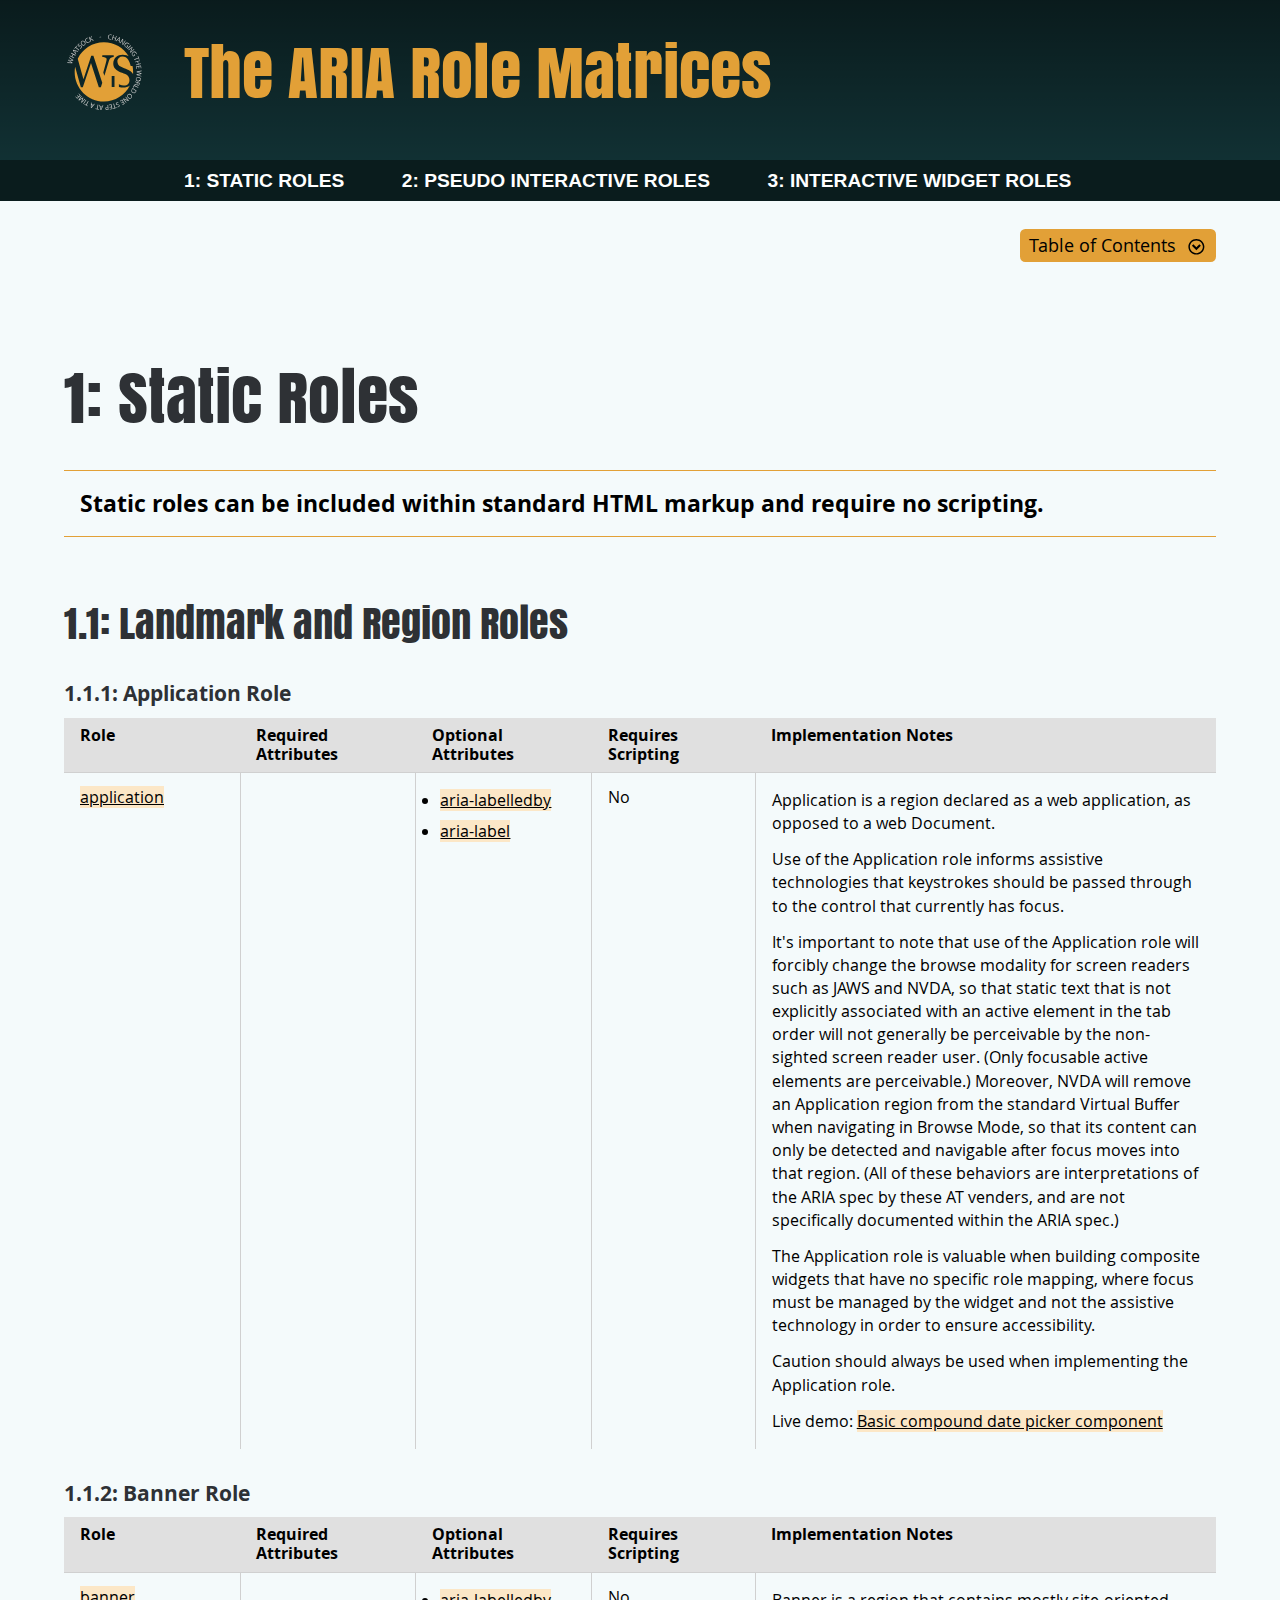
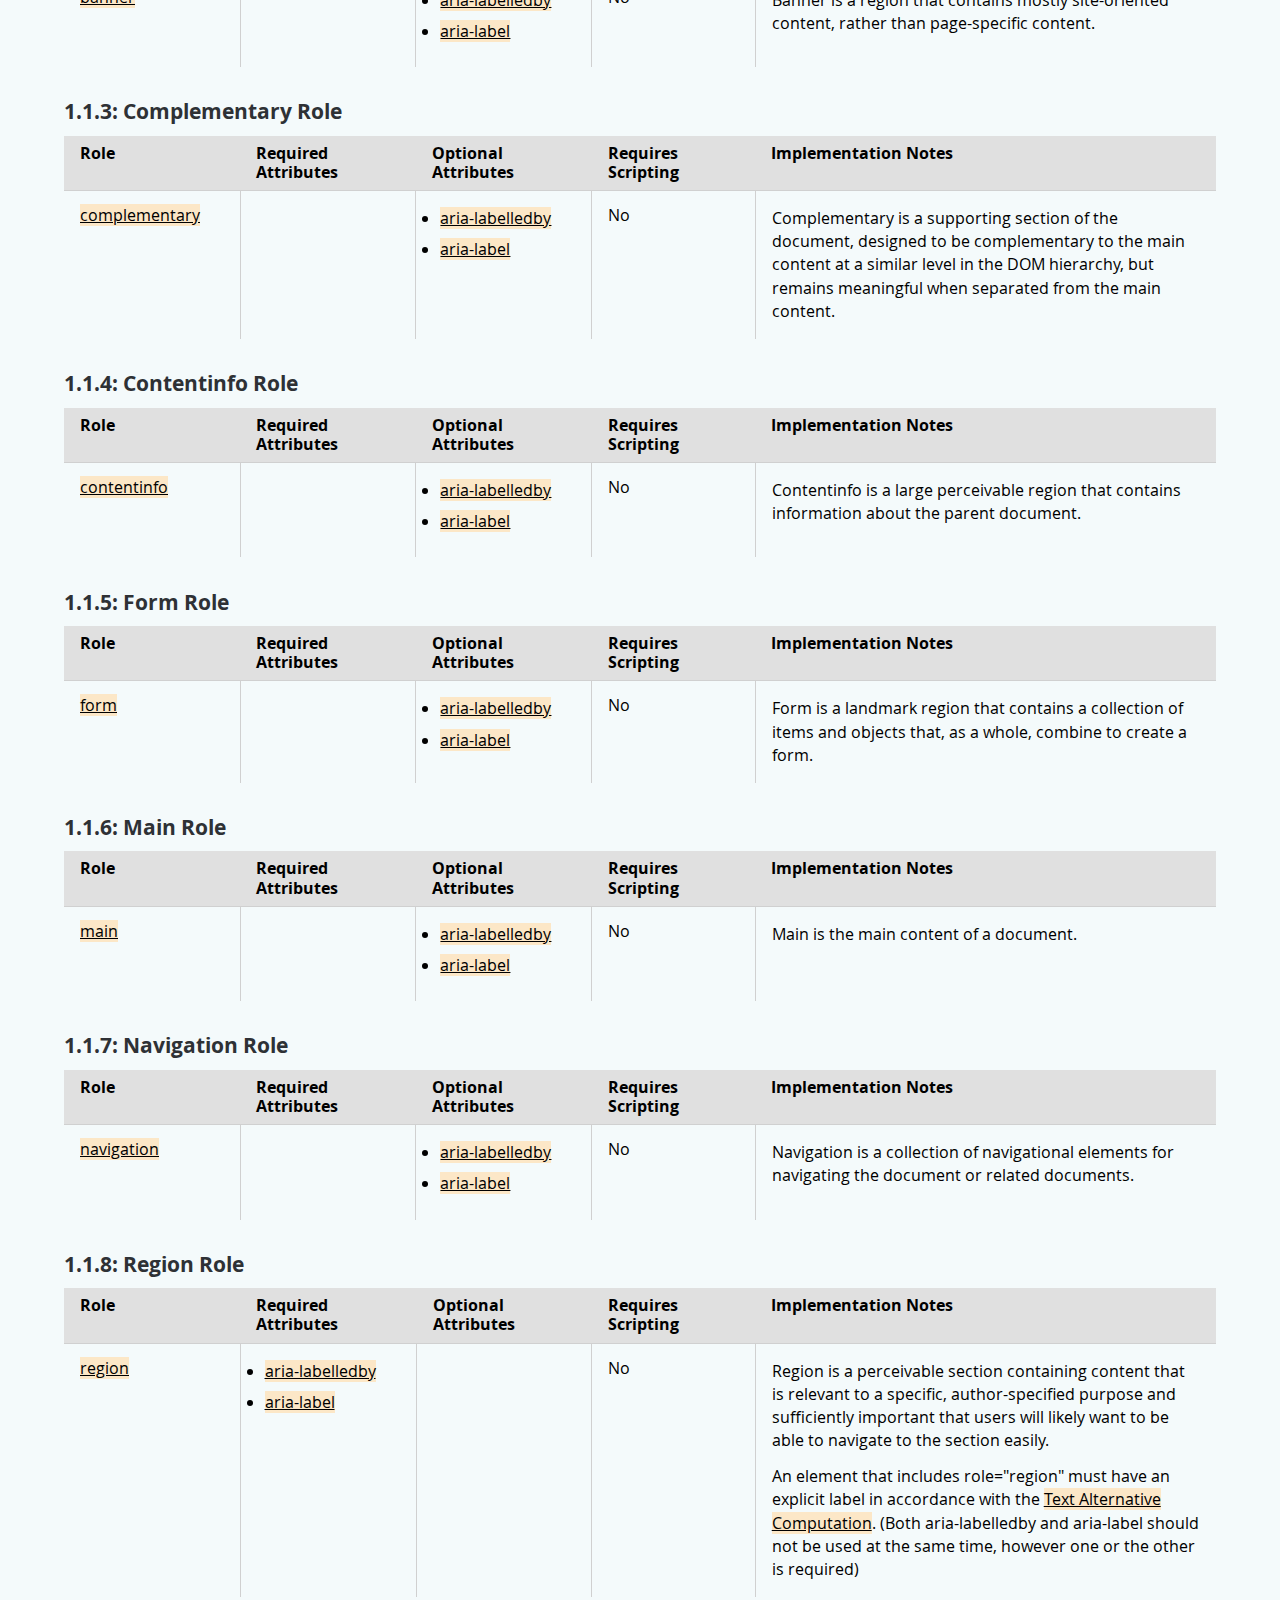
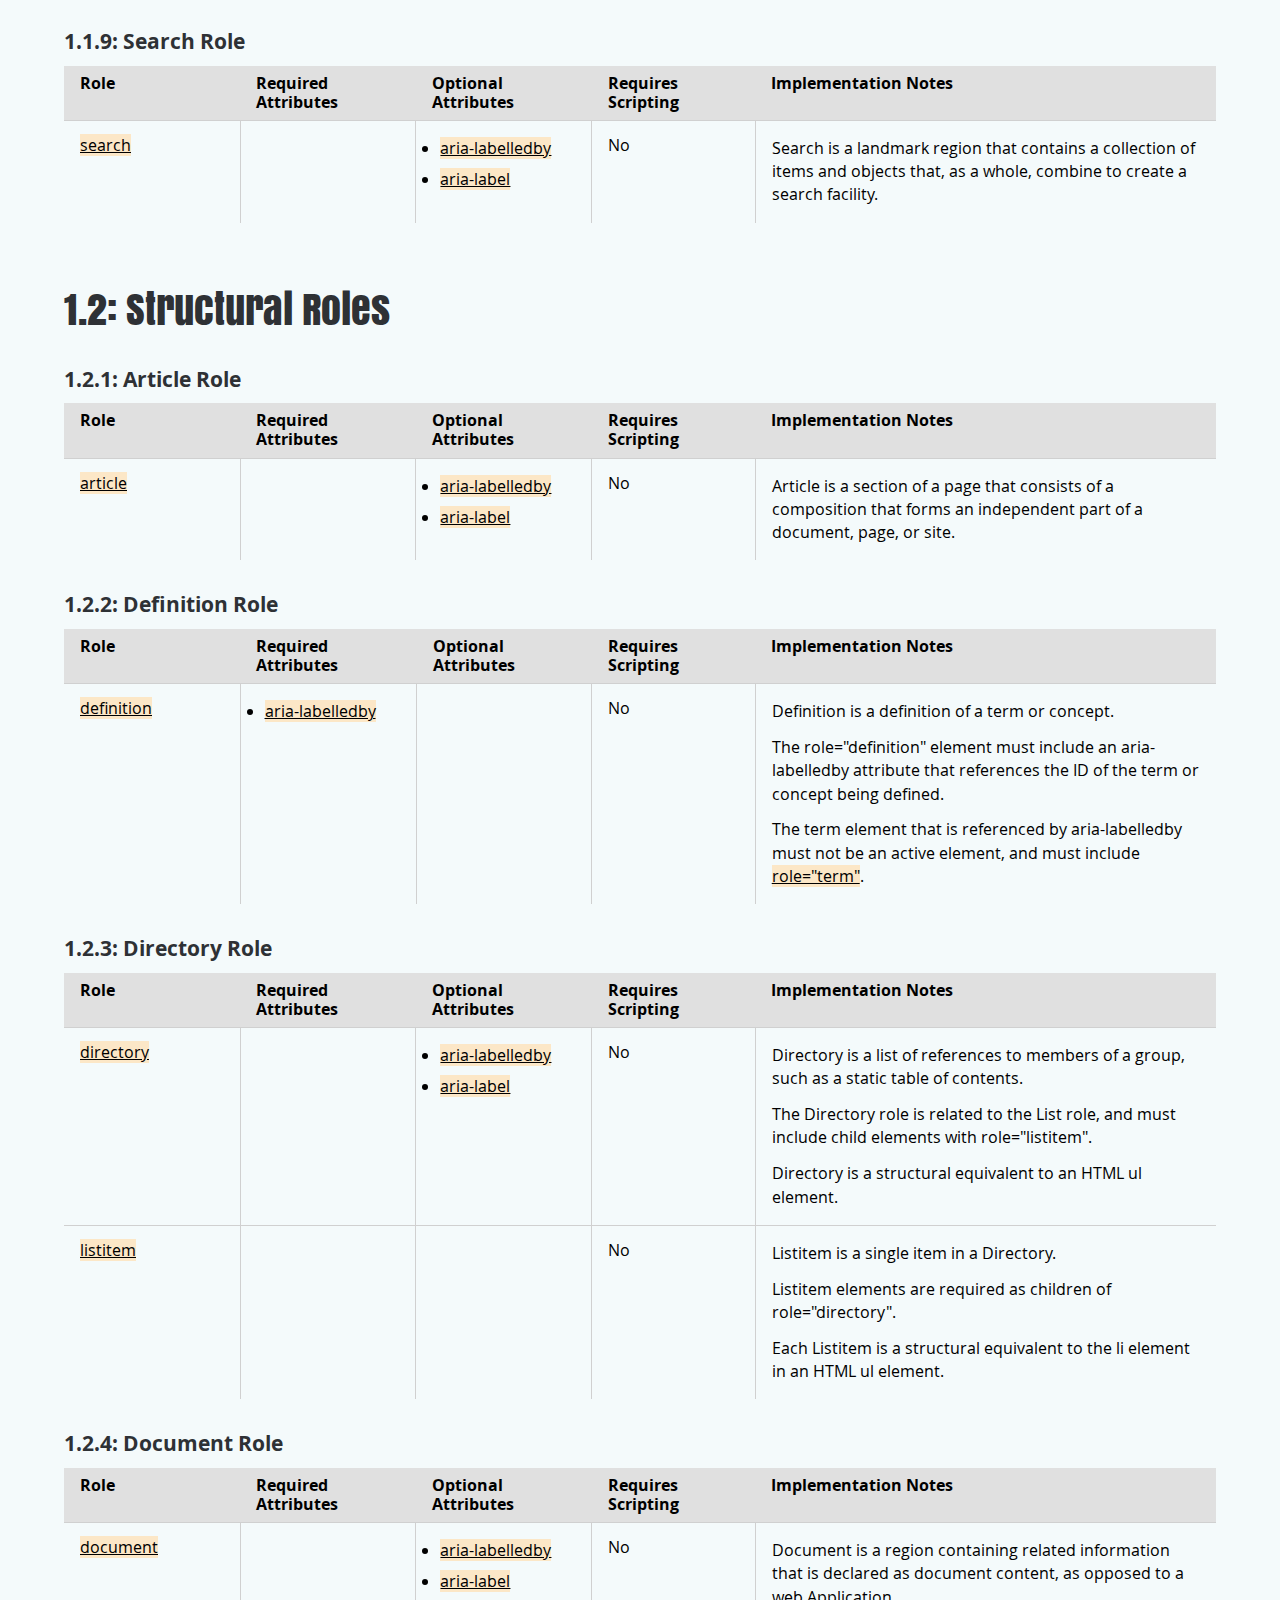
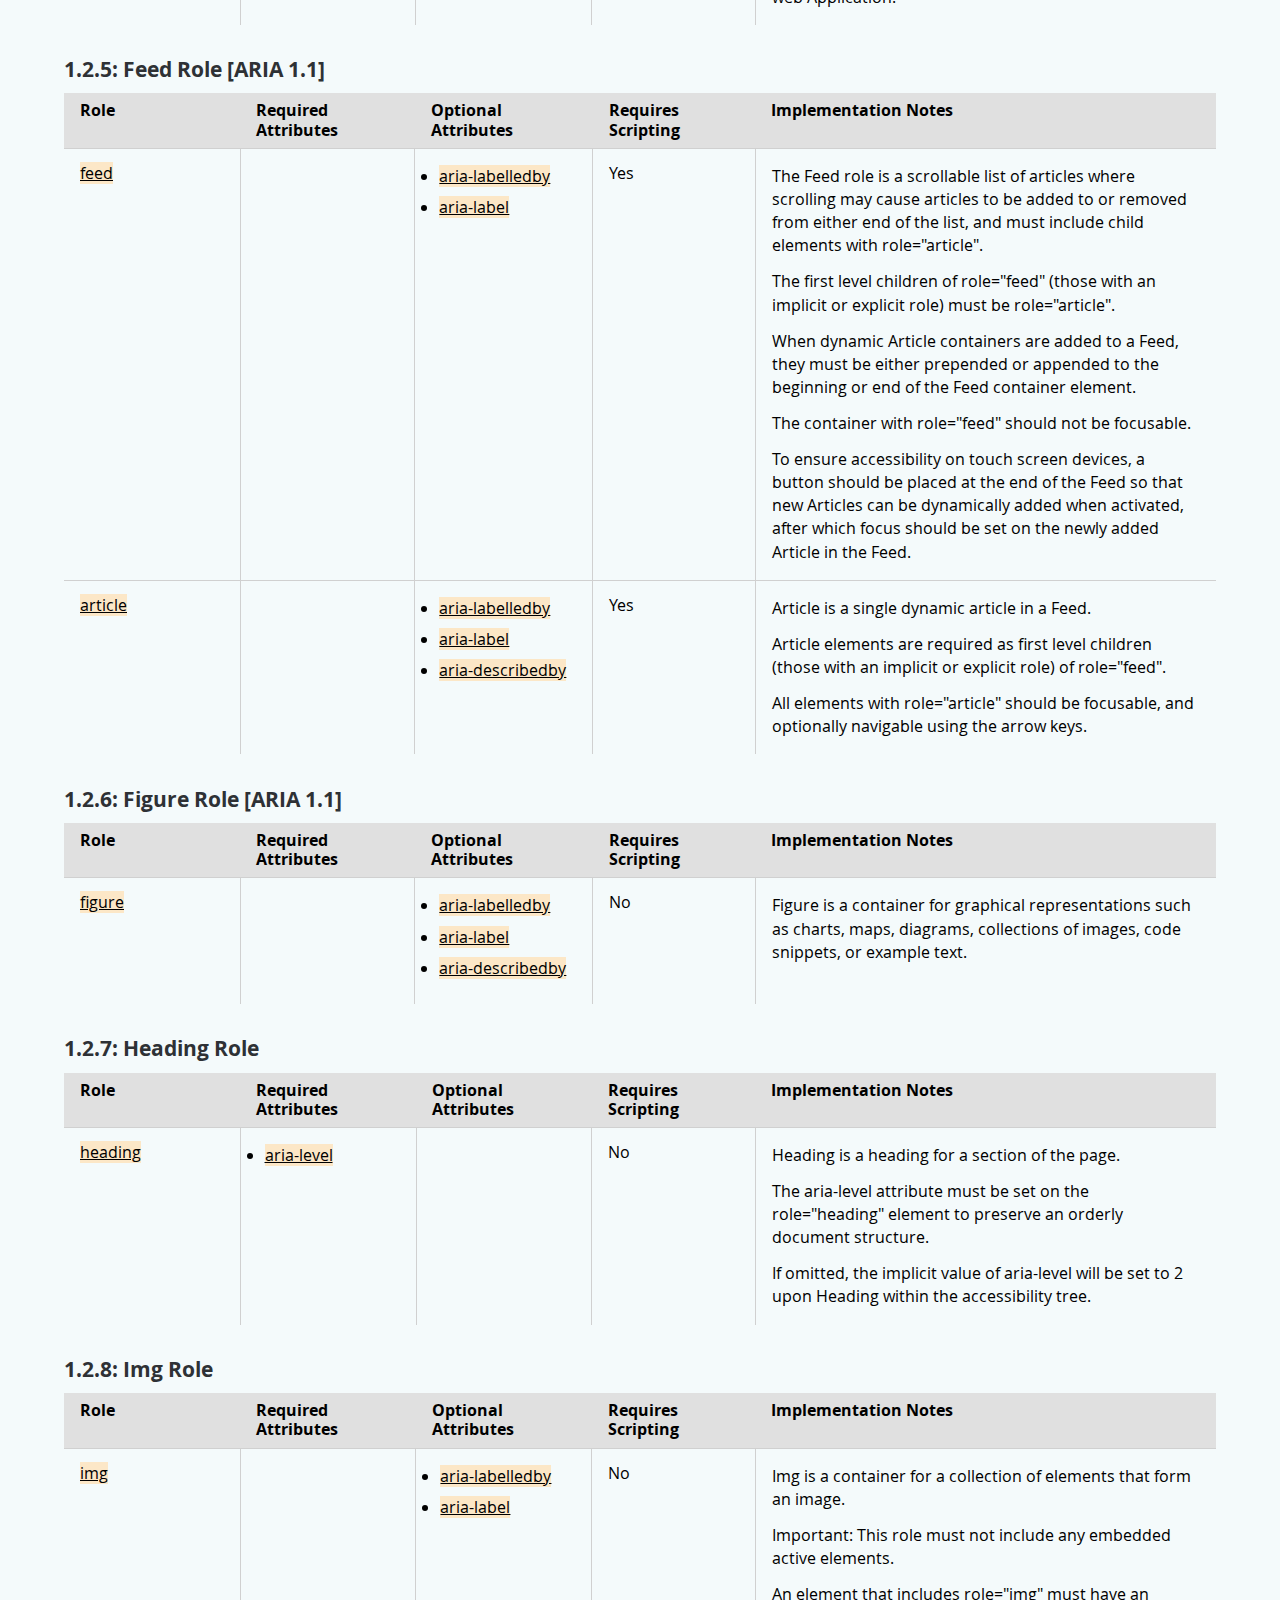
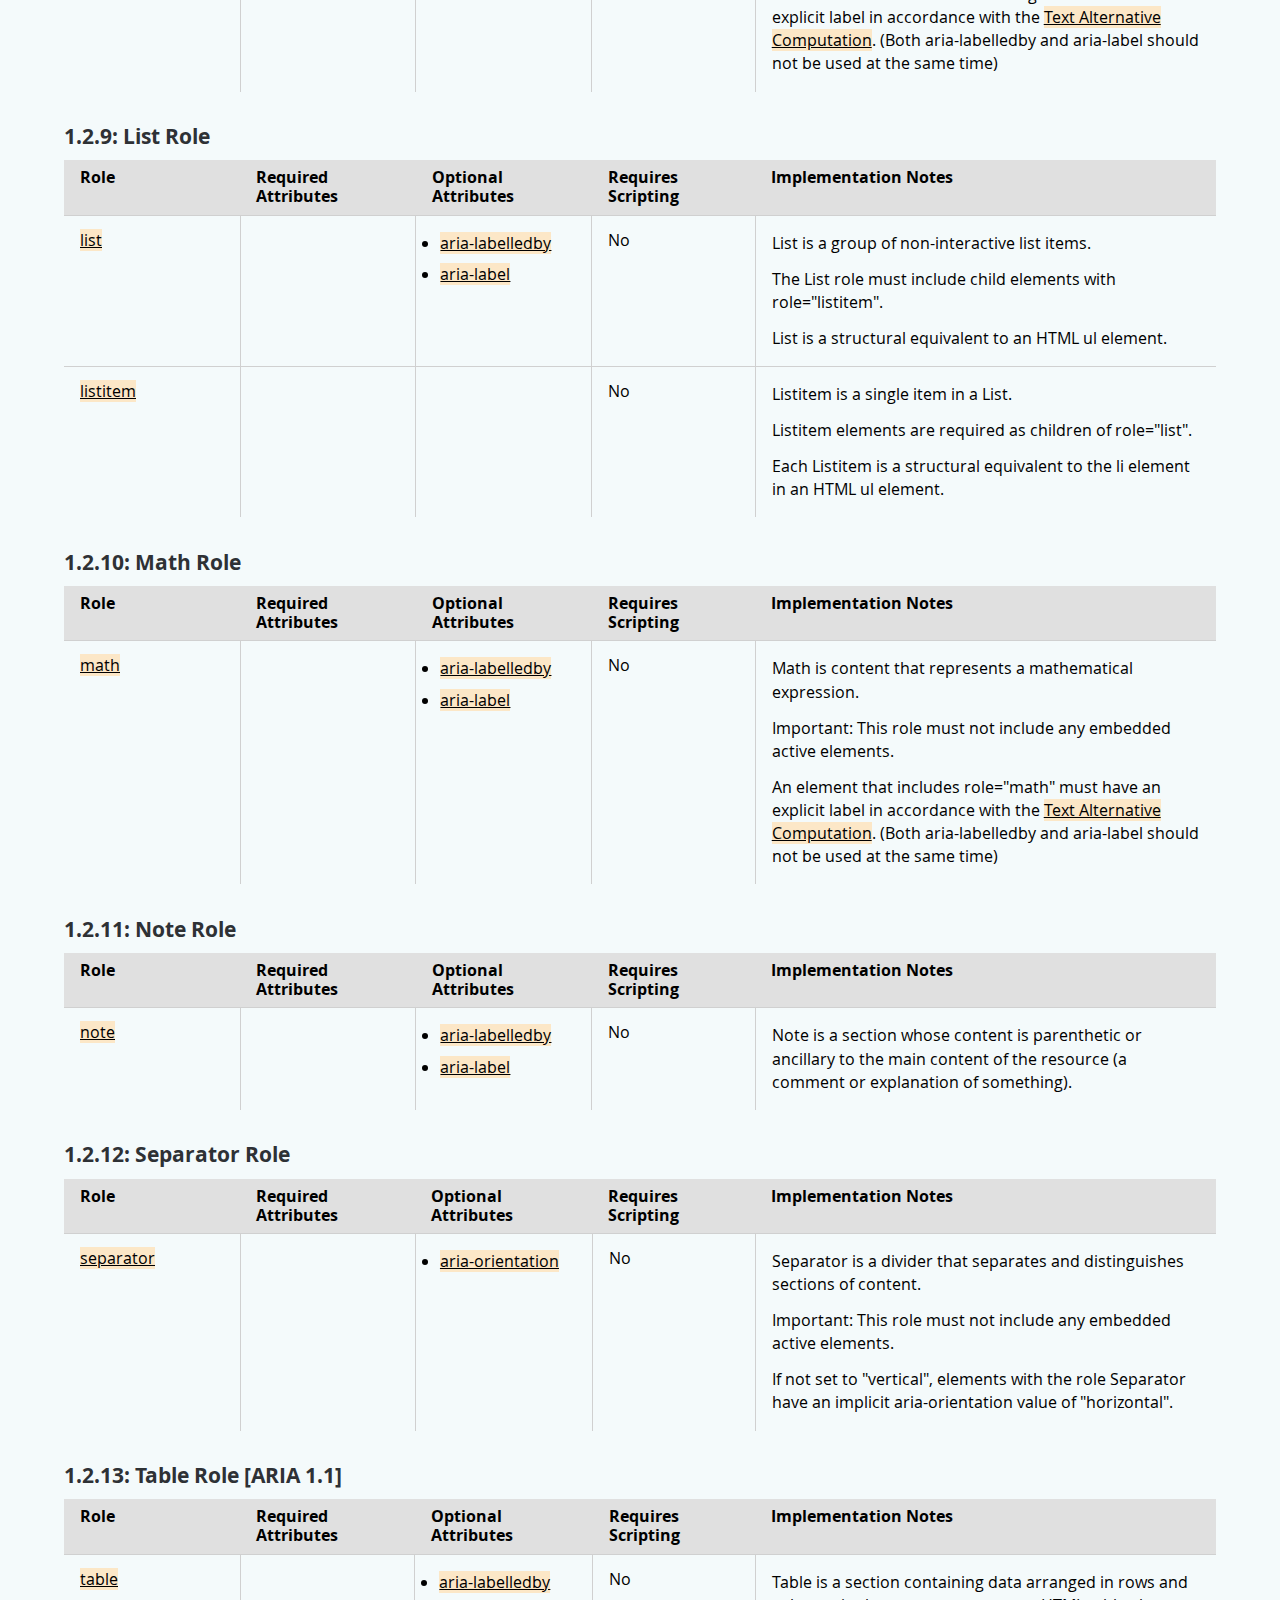
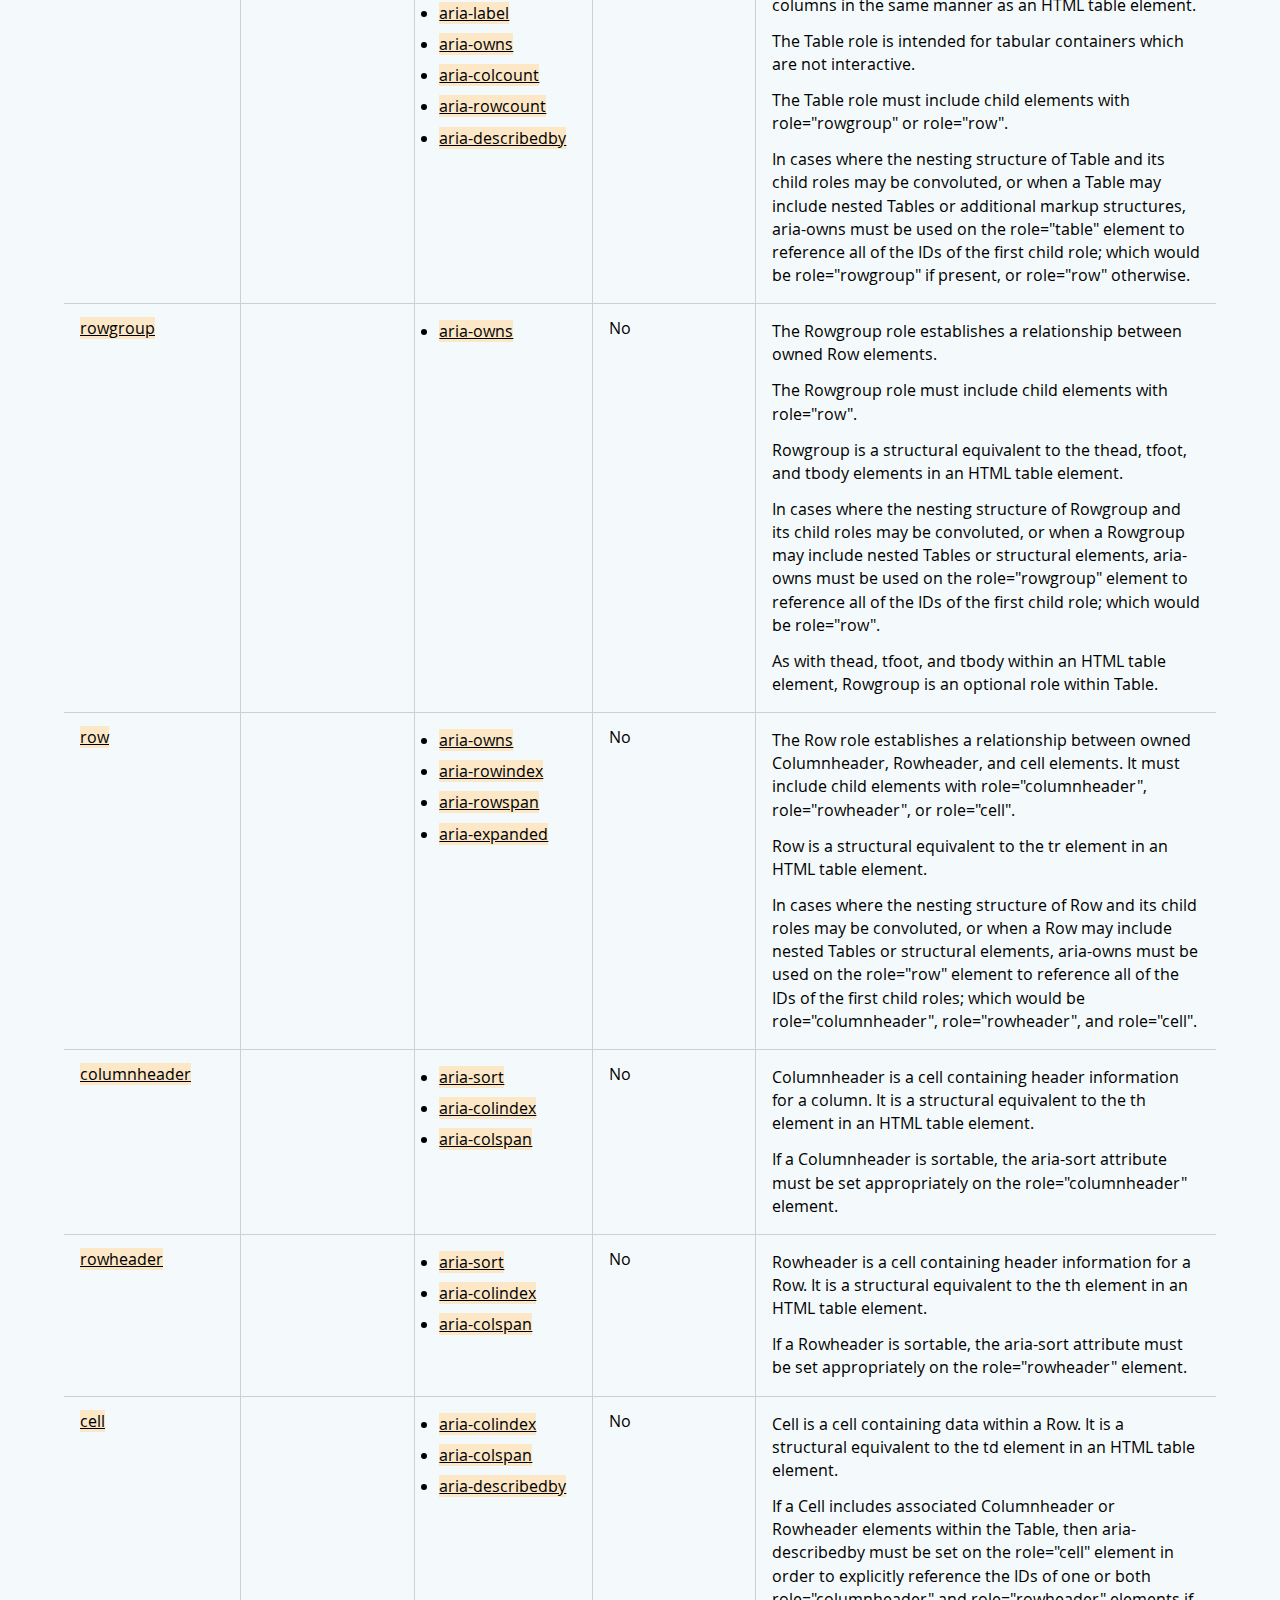
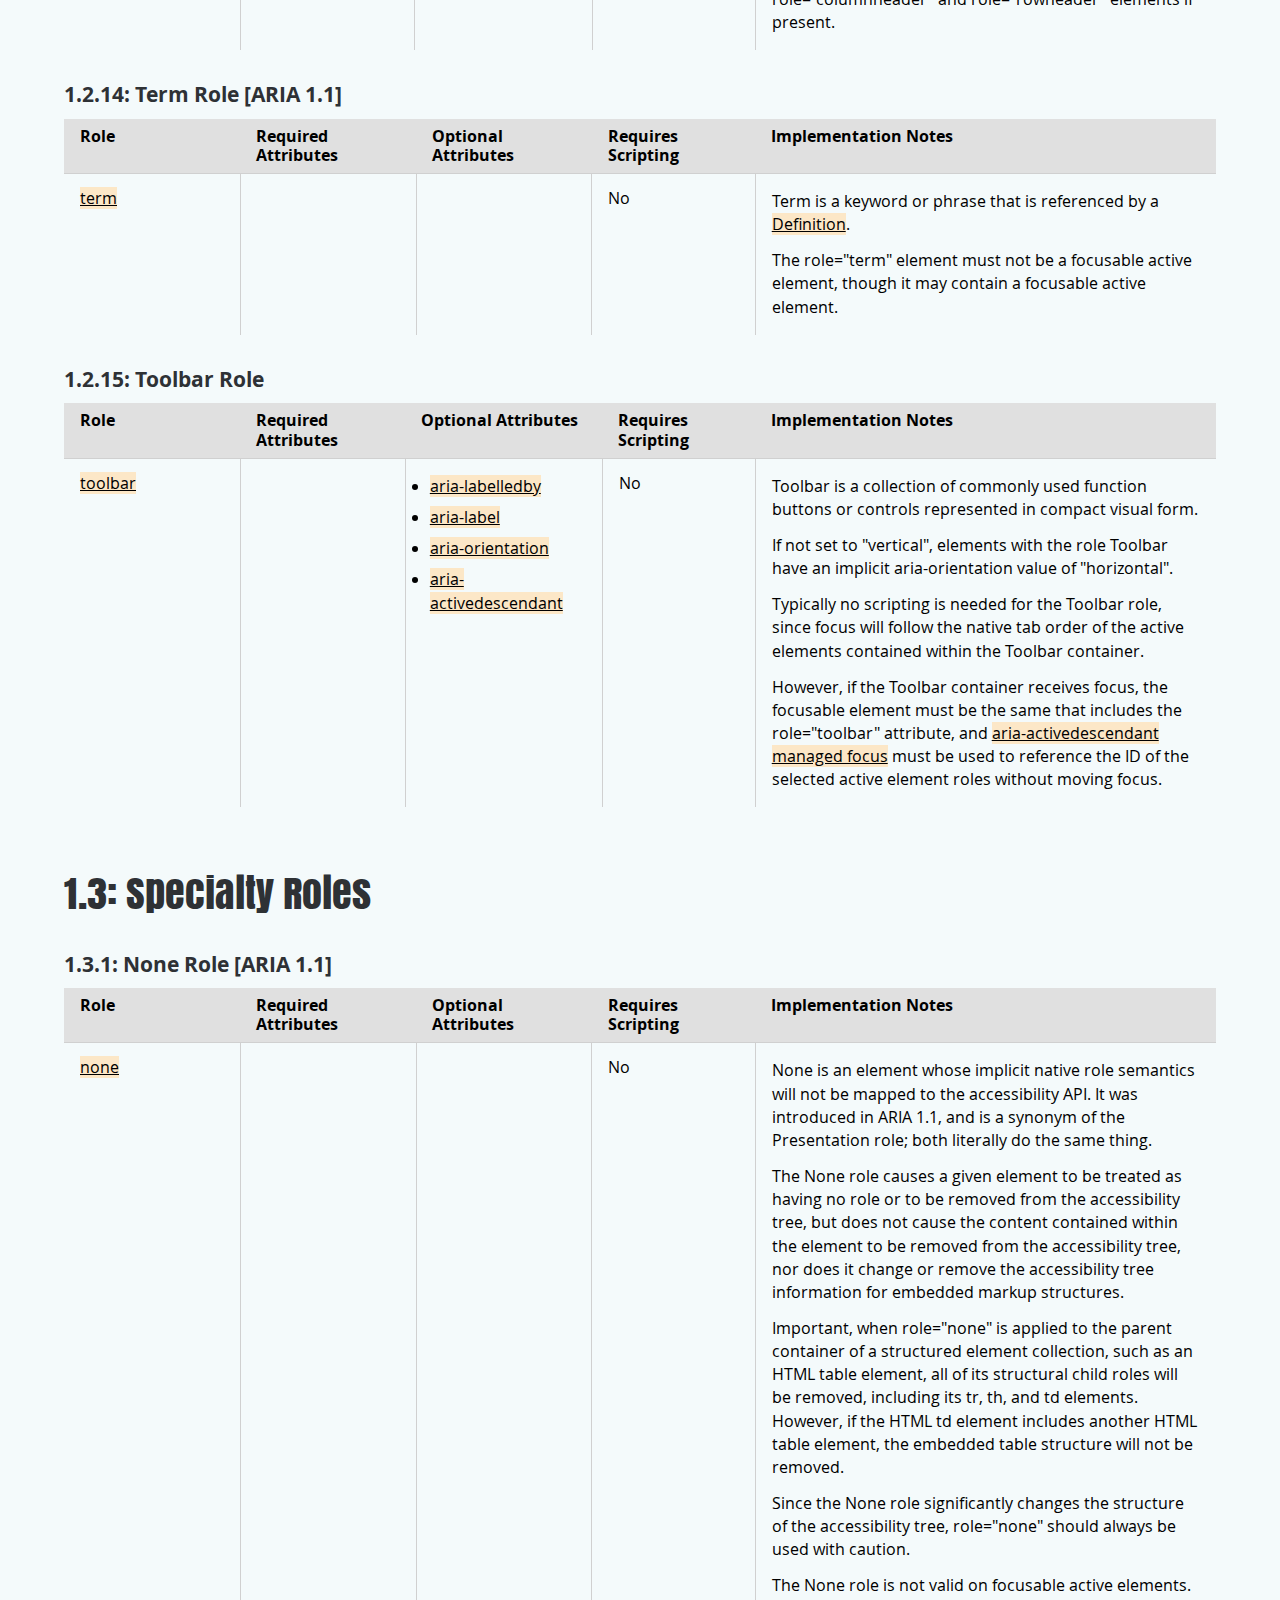
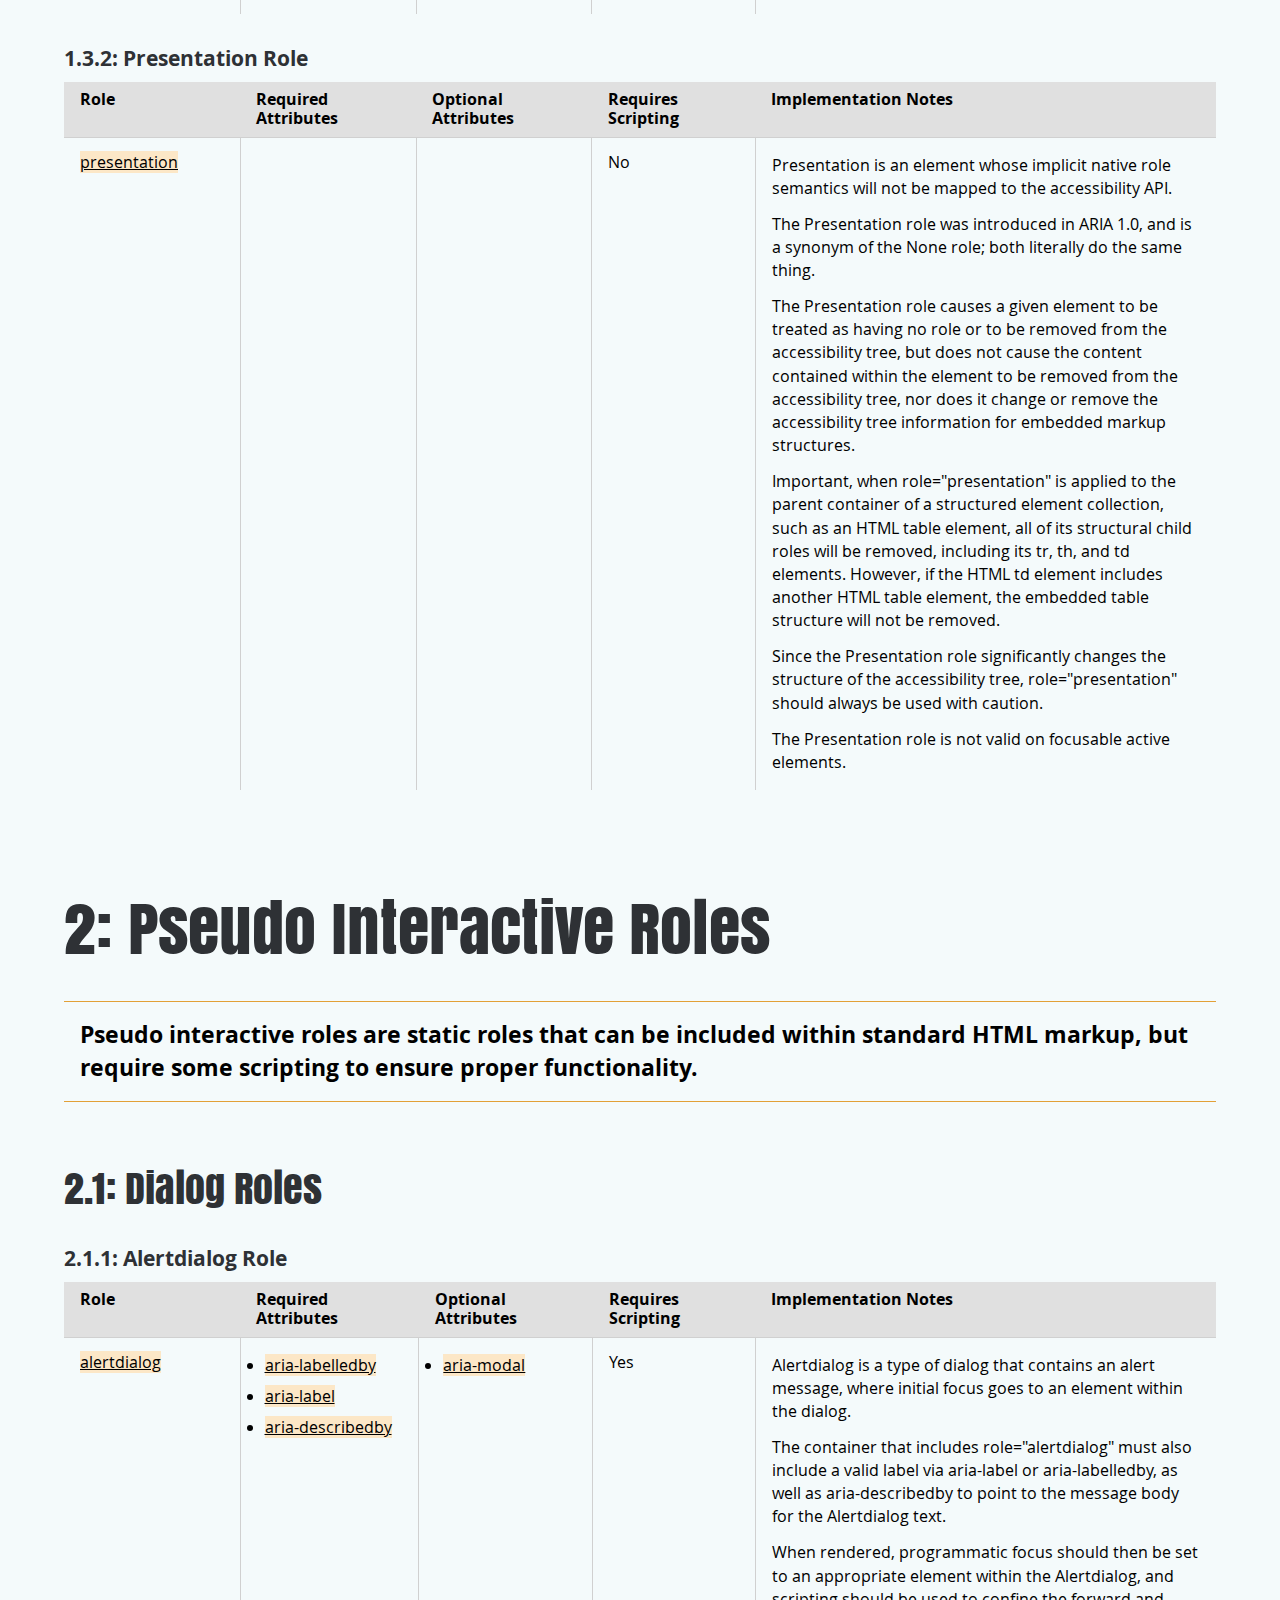
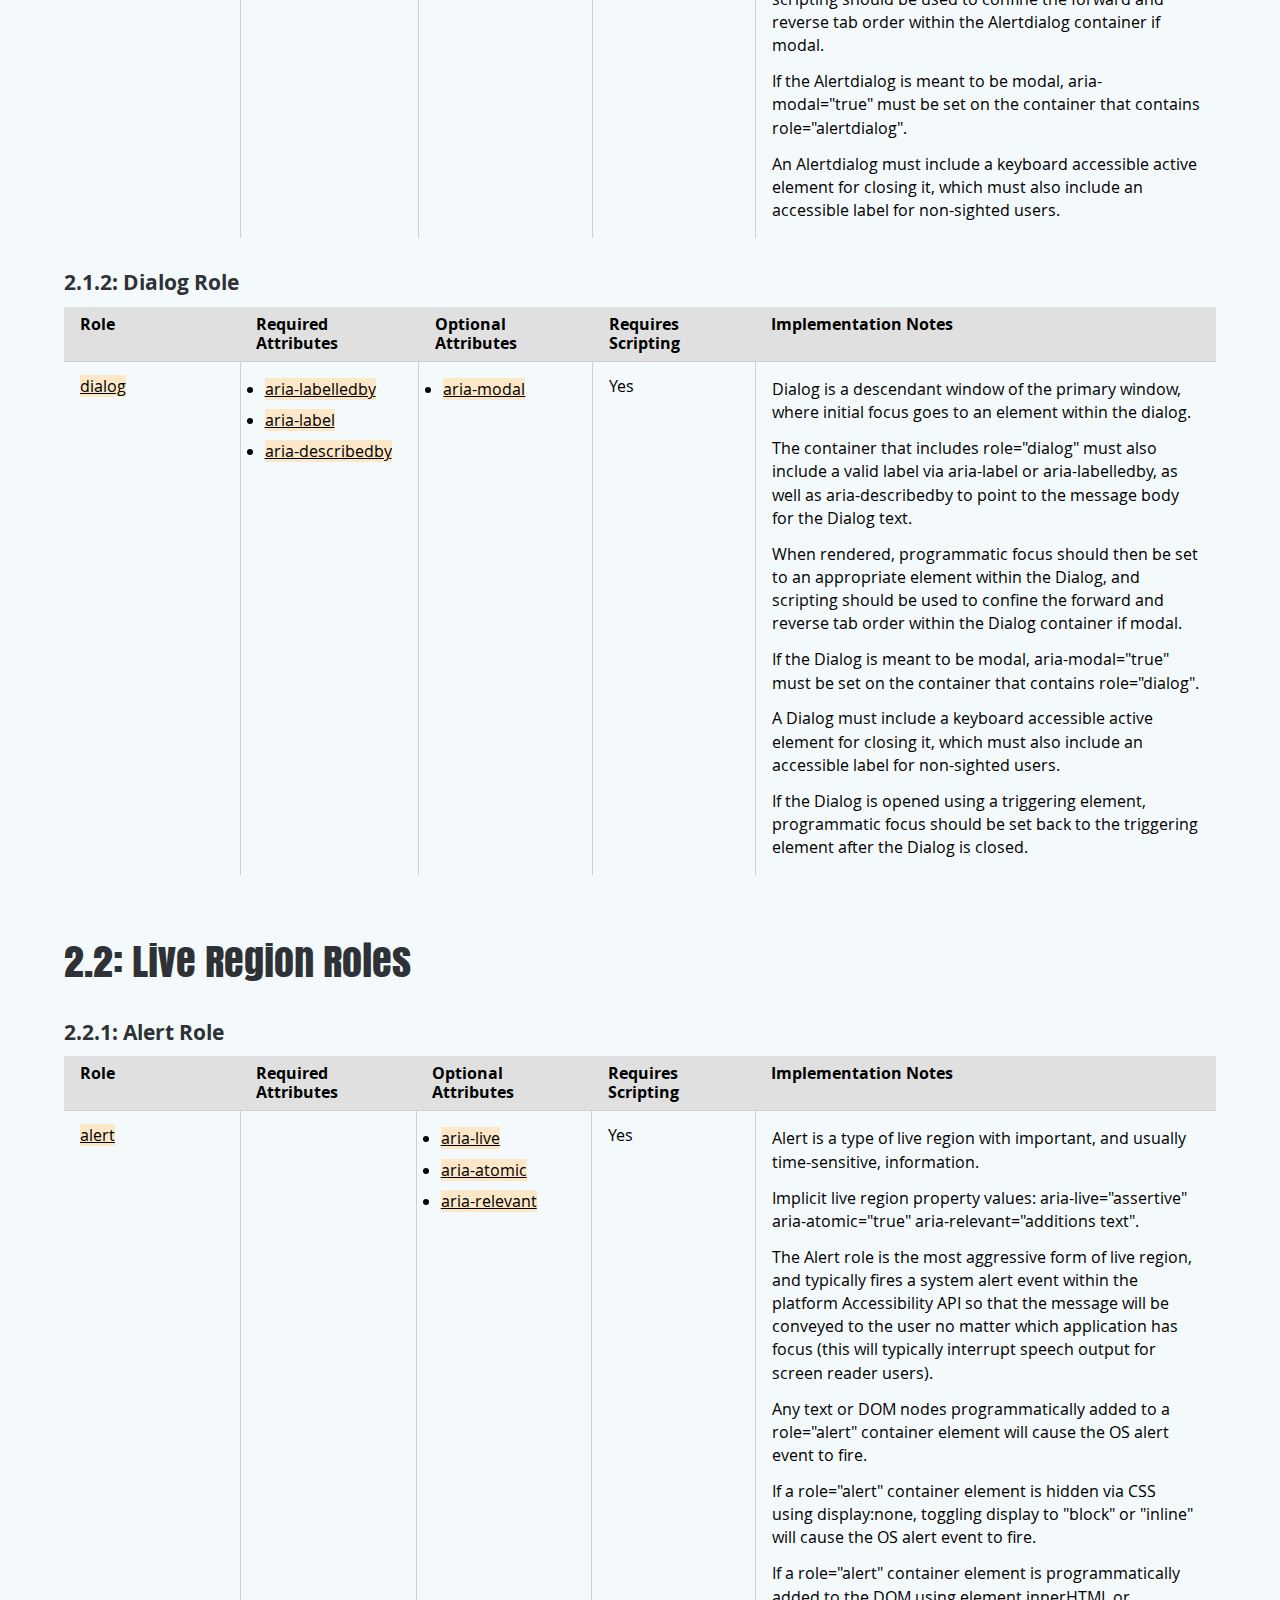
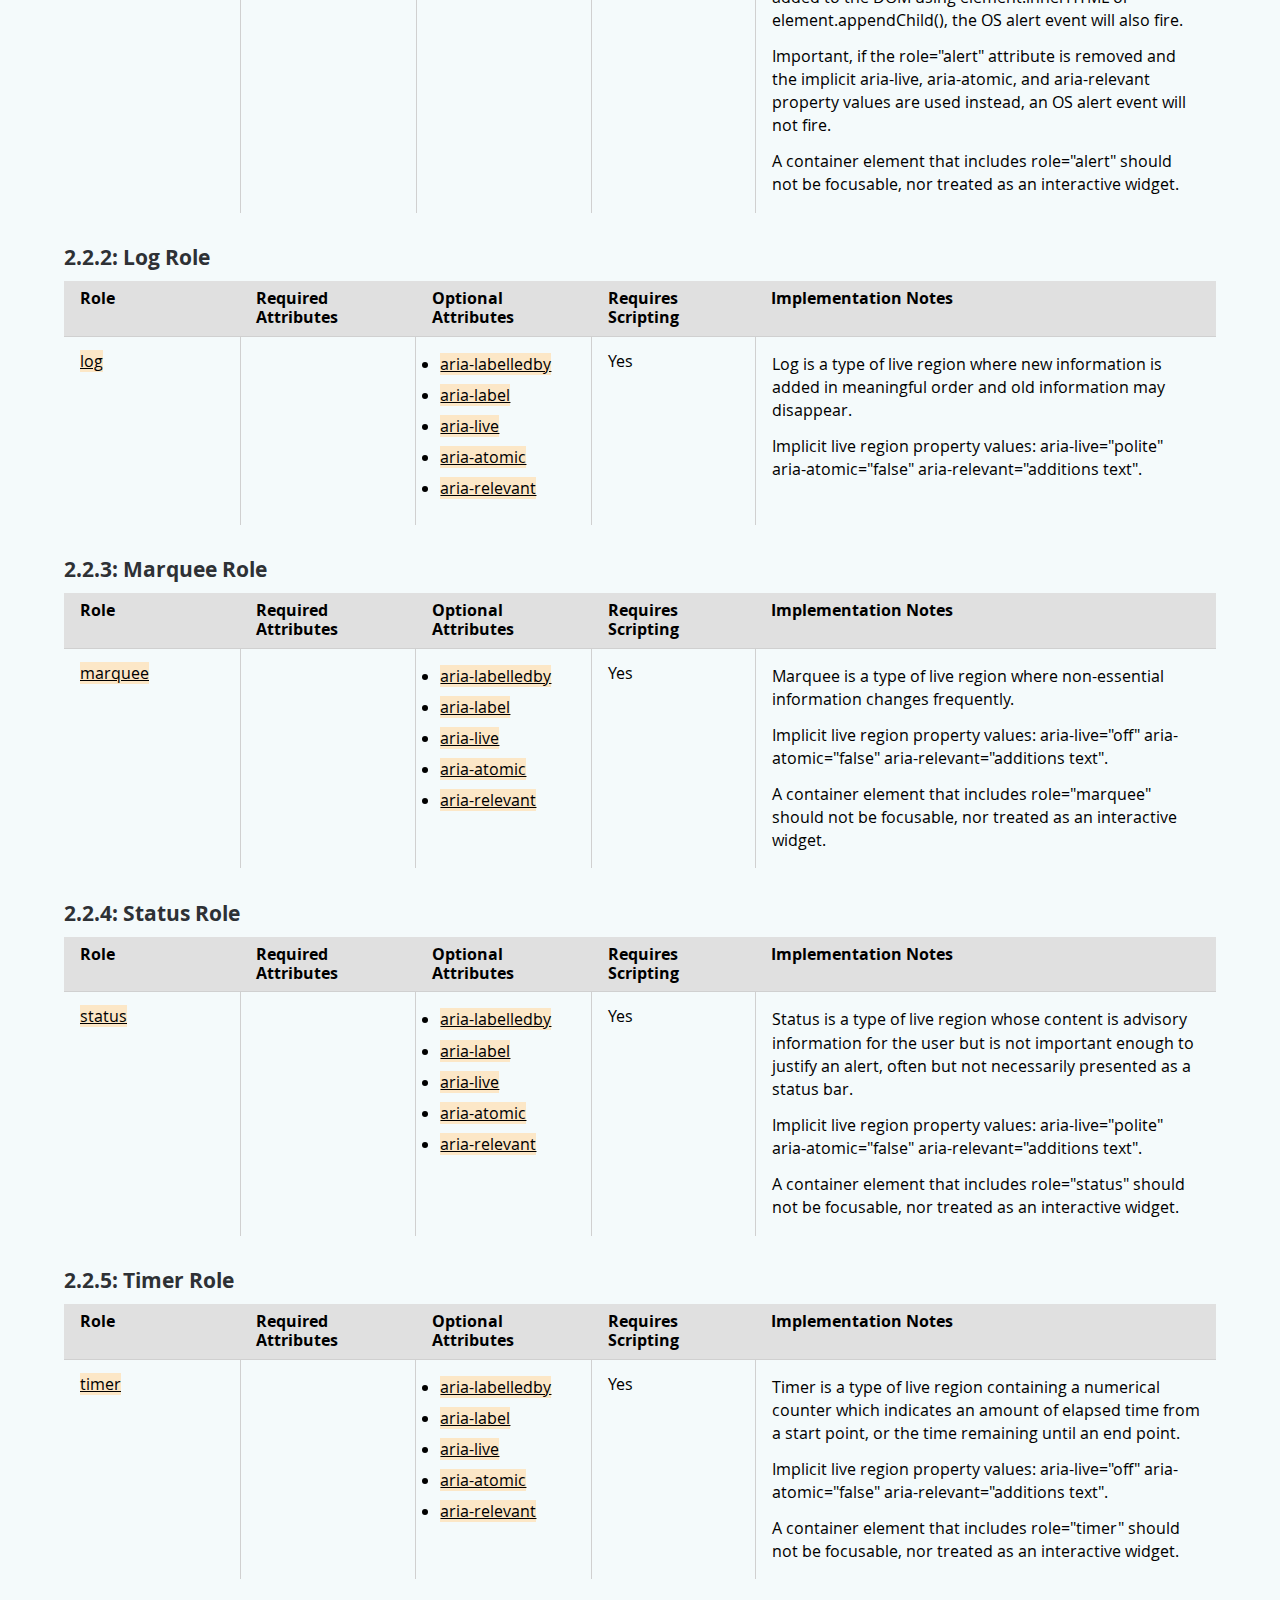
<file: docs/matrices/index.htm>
<!DOCTYPE html>
<html lang="en">
    <head>
        <meta http-equiv="Content-Type" content="text/html; charset=UTF-8" />
        <title>The ARIA Role Conformance Matrices </title>
        <meta name="Author" content="Bryan Garaventa">
                <meta content="width=device-width, initial-scale=1.0" name="viewport" />
        <link rel="stylesheet" type="text/css" href="css/global.css">
        <script type="text/javascript">
            var isVisualARIA = false;
        </script>
        <script type="text/javascript" src="js/jQuery.js"></script>
        <script type="text/javascript" src="js/Acc.DC.API.js"></script>
        <script type="text/javascript" src="js/setup.js"></script>
    </head>
    <body>
        <div id="container">
            <header>
                <div class="menuLinks">
                    <p class="logo"><a href="http://whatsock.com/"><img title="WhatSock : Changing the world one step at a time" alt="WhatSock : Changing the world one step at a time" src="img/whatsock.svg" /></a></p>
                </div>
                <div id="hd1" class="hd" tabindex="-1">
                    <h1><span>The ARIA Role Matrices</span></h1>
                </div>
                <nav id="ph">
                    <h2 class="nopermalink">Main navigation</h2>
                </nav>
            </header>
            <div id="wrapper">
                <main>
                    <div class="intro" id="toc">
                        <dl role="presentation">
                            <dt>
                                <a id="tocBtn" href="#" role="button" aria-expanded="false"><span>Table of Contents</span></a>
                            </dt>
                            <dd id="tocDD">
                            </dd>
                        </dl>
                    </div>
                    <div class="cb" id="pgContent">
                        <div id="pg-intro">
                            <div id="static-roles" class="hd" tabindex="-1">
                                <h2><span>1: Static Roles</span></h2>
                            </div>
                            <div class="highlight">
                                <p>Static roles can be included within standard HTML markup and require no scripting.</p>
                            </div>
                            <div id="landmark-roles" class="hd" tabindex="-1">
                                <h3><span>1.1: Landmark and Region Roles</span></h3>
                            </div>
                            <div id="application" class="hd" tabindex="-1">
                                <h4><span>1.1.1: Application Role</span></h4>
                            </div>
                            <div class="intro tal">
                                <table aria-label="application" class="reference">
                                    <tr>
                                        <th scope="col">
                                            <span><a>Role</a></span>
                                        </th>
                                        <th scope="col">
                                            <span><a>Required Attributes</a></span>
                                        </th>
                                        <th scope="col">
                                            <span><a>Optional Attributes</a></span>
                                        </th>
                                        <th scope="col">
                                            <span><a>Requires Scripting</a></span>
                                        </th>
                                        <th class="notes" scope="col">
                                            <span><a>Implementation Notes</a></span>
                                        </th>
                                    </tr>
                                    <tr>
                                        <td  class="cell">
                                            <!-- Role --><a target="_blank" href="http://www.w3.org/TR/wai-aria-1.1/#application">application</a>
                                        </td>
                                        <td  class="cell">
                                            <!-- Required Attributes -->
                                        </td>
                                        <td  class="cell">
                                            <!-- Optional Attributes -->
                                            <ul>
                                                <li><a target="_blank" href="http://www.w3.org/TR/wai-aria-1.1/#aria-labelledby">aria-labelledby</a></li>
                                                <li><a target="_blank" href="http://www.w3.org/TR/wai-aria-1.1/#aria-label">aria-label</a></li>
                                            </ul>
                                        </td>
                                        <td  class="cell">
                                            <!-- Requires Scripting --><a>No</a>
                                        </td>
                                        <td  class="notes">
                                            <!-- Implementation Notes -->
											<p>Application is a region declared as a web application, as opposed to a web Document.</p>
											<p>Use of the Application role informs assistive technologies that keystrokes 
											should be passed through to the control that currently has focus.</p>
											<p>It's important to note that use of the Application role will forcibly change 
											the browse modality for screen readers such as JAWS and NVDA, so that static 
											text that is not explicitly associated with an active element in the tab order 
											will not generally be perceivable by the non-sighted screen reader user. 
											(Only focusable active elements are perceivable.) Moreover, NVDA will remove 
											an Application region from the standard Virtual Buffer when navigating 
											in Browse Mode, so that its content can only be detected and navigable 
											after focus moves into that region. (All of these behaviors are interpretations 
											of the ARIA spec by these AT venders, and are not specifically documented within 
											the ARIA spec.)</p>
											<p>The Application role is valuable when building composite widgets 
											that have no specific role mapping, where focus must be managed by the widget 
											and not the assistive technology in order to ensure accessibility.</p>
											<p>Caution should always be used when implementing the Application role.</p>
	
											<p>Live demo: <a target="_blank" href="http://whatsock.com/tsg/Coding%20Arena/ARIA%20Date%20Pickers/ARIA%20Date%20Picker%20(Basic)/demo.htm">Basic compound date picker component</a>
	</p>
                                        </td>
                                    </tr>
                                </table>
                            </div>
                            <div id="banner" class="hd" tabindex="-1">
                                <h4><span>1.1.2: Banner Role</span></h4>
                            </div>
                            <div class="intro tal">
                                <table aria-label="banner" class="reference">
                                    <tr>
                                        <th scope="col">
                                            <span><a>Role</a></span>
                                        </th>
                                        <th scope="col">
                                            <span><a>Required Attributes</a></span>
                                        </th>
                                        <th scope="col">
                                            <span><a>Optional Attributes</a></span>
                                        </th>
                                        <th scope="col">
                                            <span><a>Requires Scripting</a></span>
                                        </th>
                                        <th class="notes" scope="col">
                                            <span><a>Implementation Notes</a></span>
                                        </th>
                                    </tr>
                                    <tr>
                                        <td  class="cell">
                                            <!-- Role --><a target="_blank" href="http://www.w3.org/TR/wai-aria-1.1/#banner">banner</a>
                                        </td>
                                        <td  class="cell">
                                            <!-- Required Attributes -->
                                        </td>
                                        <td  class="cell">
                                            <!-- Optional Attributes -->
                                            <ul>
                                                <li><a target="_blank" href="http://www.w3.org/TR/wai-aria-1.1/#aria-labelledby">aria-labelledby</a></li>
                                                <li><a target="_blank" href="http://www.w3.org/TR/wai-aria-1.1/#aria-label">aria-label</a></li>
                                            </ul>
                                        </td>
                                        <td  class="cell">
                                            <!-- Requires Scripting --><a>No</a>
                                        </td>
                                        <td  class="notes">
                                            <!-- Implementation Notes --><p>
	Banner is a region that contains mostly site-oriented content, rather than page-specific content.
	</p>
                                        </td>
                                    </tr>
                                </table>
                            </div>
                            <div id="complementary" class="hd" tabindex="-1">
                                <h4><span>1.1.3: Complementary Role</span></h4>
                            </div>
                            <div class="intro tal">
                                <table aria-label="complementary" class="reference">
                                    <tr>
                                        <th scope="col">
                                            <span><a>Role</a></span>
                                        </th>
                                        <th scope="col">
                                            <span><a>Required Attributes</a></span>
                                        </th>
                                        <th scope="col">
                                            <span><a>Optional Attributes</a></span>
                                        </th>
                                        <th scope="col">
                                            <span><a>Requires Scripting</a></span>
                                        </th>
                                        <th class="notes" scope="col">
                                            <span><a>Implementation Notes</a></span>
                                        </th>
                                    </tr>
                                    <tr>
                                        <td  class="cell">
                                            <!-- Role --><a target="_blank" href="http://www.w3.org/TR/wai-aria-1.1/#complementary">complementary</a>
                                        </td>
                                        <td  class="cell">
                                            <!-- Required Attributes -->
                                        </td>
                                        <td  class="cell">
                                            <!-- Optional Attributes -->
                                            <ul>
                                                <li><a target="_blank" href="http://www.w3.org/TR/wai-aria-1.1/#aria-labelledby">aria-labelledby</a></li>
                                                <li><a target="_blank" href="http://www.w3.org/TR/wai-aria-1.1/#aria-label">aria-label</a></li>
                                            </ul>
                                        </td>
                                        <td  class="cell">
                                            <!-- Requires Scripting --><a>No</a>
                                        </td>
                                        <td  class="notes">
                                            <!-- Implementation Notes --><p>
	Complementary is a supporting section of the document, designed to be complementary to the main content at a similar level in the DOM hierarchy, but remains meaningful when separated from the main content.
	</p>
                                        </td>
                                    </tr>
                                </table>
                            </div>
                            <div id="contentinfo" class="hd" tabindex="-1">
                                <h4><span>1.1.4: Contentinfo Role</span></h4>
                            </div>
                            <div class="intro tal">
                                <table aria-label="contentinfo" class="reference">
                                    <tr>
                                        <th scope="col">
                                            <span><a>Role</a></span>
                                        </th>
                                        <th scope="col">
                                            <span><a>Required Attributes</a></span>
                                        </th>
                                        <th scope="col">
                                            <span><a>Optional Attributes</a></span>
                                        </th>
                                        <th scope="col">
                                            <span><a>Requires Scripting</a></span>
                                        </th>
                                        <th class="notes" scope="col">
                                            <span><a>Implementation Notes</a></span>
                                        </th>
                                    </tr>
                                    <tr>
                                        <td  class="cell">
                                            <!-- Role --><a target="_blank" href="http://www.w3.org/TR/wai-aria-1.1/#contentinfo">contentinfo</a>
                                        </td>
                                        <td  class="cell">
                                            <!-- Required Attributes -->
                                        </td>
                                        <td  class="cell">
                                            <!-- Optional Attributes -->
                                            <ul>
                                                <li><a target="_blank" href="http://www.w3.org/TR/wai-aria-1.1/#aria-labelledby">aria-labelledby</a></li>
                                                <li><a target="_blank" href="http://www.w3.org/TR/wai-aria-1.1/#aria-label">aria-label</a></li>
                                            </ul>
                                        </td>
                                        <td  class="cell">
                                            <!-- Requires Scripting --><a>No</a>
                                        </td>
                                        <td  class="notes">
                                            <!-- Implementation Notes --><p>
	Contentinfo is a large perceivable region that contains information about the parent document.
	</p>
                                        </td>
                                    </tr>
                                </table>
                            </div>
                            <div id="form" class="hd" tabindex="-1">
                                <h4><span>1.1.5: Form Role</span></h4>
                            </div>
                            <div class="intro tal">
                                <table aria-label="form" class="reference">
                                    <tr>
                                        <th scope="col">
                                            <span><a>Role</a></span>
                                        </th>
                                        <th scope="col">
                                            <span><a>Required Attributes</a></span>
                                        </th>
                                        <th scope="col">
                                            <span><a>Optional Attributes</a></span>
                                        </th>
                                        <th scope="col">
                                            <span><a>Requires Scripting</a></span>
                                        </th>
                                        <th class="notes" scope="col">
                                            <span><a>Implementation Notes</a></span>
                                        </th>
                                    </tr>
                                    <tr>
                                        <td  class="cell">
                                            <!-- Role --><a target="_blank" href="http://www.w3.org/TR/wai-aria-1.1/#form">form</a>
                                        </td>
                                        <td  class="cell">
                                            <!-- Required Attributes -->
                                        </td>
                                        <td  class="cell">
                                            <!-- Optional Attributes -->
                                            <ul>
                                                <li><a target="_blank" href="http://www.w3.org/TR/wai-aria-1.1/#aria-labelledby">aria-labelledby</a></li>
                                                <li><a target="_blank" href="http://www.w3.org/TR/wai-aria-1.1/#aria-label">aria-label</a></li>
                                            </ul>
                                        </td>
                                        <td  class="cell">
                                            <!-- Requires Scripting --><a>No</a>
                                        </td>
                                        <td  class="notes">
                                            <!-- Implementation Notes --><p>
	Form is a landmark region that contains a collection of items and objects that, as a whole, combine to create a form.
	</p>
                                        </td>
                                    </tr>
                                </table>
                            </div>
                            <div id="main" class="hd" tabindex="-1">
                                <h4><span>1.1.6: Main Role</span></h4>
                            </div>
                            <div class="intro tal">
                                <table aria-label="main" class="reference">
                                    <tr>
                                        <th scope="col">
                                            <span><a>Role</a></span>
                                        </th>
                                        <th scope="col">
                                            <span><a>Required Attributes</a></span>
                                        </th>
                                        <th scope="col">
                                            <span><a>Optional Attributes</a></span>
                                        </th>
                                        <th scope="col">
                                            <span><a>Requires Scripting</a></span>
                                        </th>
                                        <th class="notes" scope="col">
                                            <span><a>Implementation Notes</a></span>
                                        </th>
                                    </tr>
                                    <tr>
                                        <td  class="cell">
                                            <!-- Role --><a target="_blank" href="http://www.w3.org/TR/wai-aria-1.1/#main">main</a>
                                        </td>
                                        <td  class="cell">
                                            <!-- Required Attributes -->
                                        </td>
                                        <td  class="cell">
                                            <!-- Optional Attributes -->
                                            <ul>
                                                <li><a target="_blank" href="http://www.w3.org/TR/wai-aria-1.1/#aria-labelledby">aria-labelledby</a></li>
                                                <li><a target="_blank" href="http://www.w3.org/TR/wai-aria-1.1/#aria-label">aria-label</a></li>
                                            </ul>
                                        </td>
                                        <td  class="cell">
                                            <!-- Requires Scripting --><a>No</a>
                                        </td>
                                        <td  class="notes">
                                            <!-- Implementation Notes -->
											<p>Main is the main content of a document.</p>
                                        </td>
                                    </tr>
                                </table>
                            </div>
                            <div id="navigation" class="hd" tabindex="-1">
                                <h4><span>1.1.7: Navigation Role</span></h4>
                            </div>
                            <div class="intro tal">
                                <table aria-label="navigation" class="reference">
                                    <tr>
                                        <th scope="col">
                                            <span><a>Role</a></span>
                                        </th>
                                        <th scope="col">
                                            <span><a>Required Attributes</a></span>
                                        </th>
                                        <th scope="col">
                                            <span><a>Optional Attributes</a></span>
                                        </th>
                                        <th scope="col">
                                            <span><a>Requires Scripting</a></span>
                                        </th>
                                        <th class="notes" scope="col">
                                            <span><a>Implementation Notes</a></span>
                                        </th>
                                    </tr>
                                    <tr>
                                        <td  class="cell">
                                            <!-- Role --><a target="_blank" href="http://www.w3.org/TR/wai-aria-1.1/#navigation">navigation</a>
                                        </td>
                                        <td  class="cell">
                                            <!-- Required Attributes -->
                                        </td>
                                        <td  class="cell">
                                            <!-- Optional Attributes -->
                                            <ul>
                                                <li><a target="_blank" href="http://www.w3.org/TR/wai-aria-1.1/#aria-labelledby">aria-labelledby</a></li>
                                                <li><a target="_blank" href="http://www.w3.org/TR/wai-aria-1.1/#aria-label">aria-label</a></li>
                                            </ul>
                                        </td>
                                        <td  class="cell">
                                            <!-- Requires Scripting --><a>No</a>
                                        </td>
                                        <td  class="notes">
                                            <!-- Implementation Notes -->
											<p>Navigation is a collection of navigational  elements for navigating 
											the document or related documents.</p>
                                        </td>
                                    </tr>
                                </table>
                            </div>
                            <div id="region" class="hd" tabindex="-1">
                                <h4><span>1.1.8: Region Role</span></h4>
                            </div>
                            <div class="intro tal">
                                <table aria-label="region" class="reference">
                                    <tr>
                                        <th scope="col">
                                            <span><a>Role</a></span>
                                        </th>
                                        <th scope="col">
                                            <span><a>Required Attributes</a></span>
                                        </th>
                                        <th scope="col">
                                            <span><a>Optional Attributes</a></span>
                                        </th>
                                        <th scope="col">
                                            <span><a>Requires Scripting</a></span>
                                        </th>
                                        <th class="notes" scope="col">
                                            <span><a>Implementation Notes</a></span>
                                        </th>
                                    </tr>
                                    <tr>
                                        <td  class="cell">
                                            <!-- Role --><a target="_blank" href="http://www.w3.org/TR/wai-aria-1.1/#region">region</a>
                                        </td>
                                        <td  class="cell">
                                            <!-- Required Attributes -->
                                            <ul>
                                                <li><a target="_blank" href="http://www.w3.org/TR/wai-aria-1.1/#aria-labelledby">aria-labelledby</a></li>
                                                <li><a target="_blank" href="http://www.w3.org/TR/wai-aria-1.1/#aria-label">aria-label</a></li>
                                            </ul>
                                        </td>
                                        <td  class="cell">
                                            <!-- Optional Attributes -->
                                        </td>
                                        <td  class="cell">
                                            <!-- Requires Scripting --><a>No</a>
                                        </td>
                                        <td  class="notes">
                                            <!-- Implementation Notes -->
											<p>Region is a perceivable section containing content that is relevant 
											to a specific, author-specified  purpose and sufficiently important 
											that users will likely want to be able to navigate to the section easily.</p>
											<p>An element that includes role="region" must have an explicit label in 
											accordance with the 
											<a target="_blank" href="http://www.w3.org/TR/accname-aam-1.1/#mapping_additional_nd_te">Text Alternative Computation</a>. 
											(Both aria-labelledby and aria-label should not be used at the same time, however one or the other is required)</p>
                                        </td>
                                    </tr>
                                </table>
                            </div>
                            <div id="search" class="hd" tabindex="-1">
                                <h4><span>1.1.9: Search Role</span></h4>
                            </div>
                            <div class="intro tal">
                                <table aria-label="search" class="reference">
                                    <tr>
                                        <th scope="col">
                                            <span><a>Role</a></span>
                                        </th>
                                        <th scope="col">
                                            <span><a>Required Attributes</a></span>
                                        </th>
                                        <th scope="col">
                                            <span><a>Optional Attributes</a></span>
                                        </th>
                                        <th scope="col">
                                            <span><a>Requires Scripting</a></span>
                                        </th>
                                        <th class="notes" scope="col">
                                            <span><a>Implementation Notes</a></span>
                                        </th>
                                    </tr>
                                    <tr>
                                        <td  class="cell">
                                            <!-- Role --><a target="_blank" href="http://www.w3.org/TR/wai-aria-1.1/#search">search</a>
                                        </td>
                                        <td  class="cell">
                                            <!-- Required Attributes -->
                                        </td>
                                        <td  class="cell">
                                            <!-- Optional Attributes -->
                                            <ul>
                                                <li><a target="_blank" href="http://www.w3.org/TR/wai-aria-1.1/#aria-labelledby">aria-labelledby</a></li>
                                                <li><a target="_blank" href="http://www.w3.org/TR/wai-aria-1.1/#aria-label">aria-label</a></li>
                                            </ul>
                                        </td>
                                        <td  class="cell">
                                            <!-- Requires Scripting --><a>No</a>
                                        </td>
                                        <td  class="notes">
                                            <!-- Implementation Notes -->
											<p>Search is a landmark region that contains a collection of items and objects 
											that, as a whole, combine to create a search facility.</p>
                                        </td>
                                    </tr>
                                </table>
                            </div>
                            <div id="structural-roles" class="hd" tabindex="-1">
                                <h3><span>1.2: Structural Roles</span></h3>
                            </div>
                            <div id="article" class="hd" tabindex="-1">
                                <h4><span>1.2.1: Article Role</span></h4>
                            </div>
                            <div class="intro tal">
                                <table aria-label="article" class="reference">
                                    <tr>
                                        <th scope="col">
                                            <span><a>Role</a></span>
                                        </th>
                                        <th scope="col">
                                            <span><a>Required Attributes</a></span>
                                        </th>
                                        <th scope="col">
                                            <span><a>Optional Attributes</a></span>
                                        </th>
                                        <th scope="col">
                                            <span><a>Requires Scripting</a></span>
                                        </th>
                                        <th class="notes" scope="col">
                                            <span><a>Implementation Notes</a></span>
                                        </th>
                                    </tr>
                                    <tr>
                                        <td  class="cell">
                                            <!-- Role --><a target="_blank" href="http://www.w3.org/TR/wai-aria-1.1/#article">article</a>
                                        </td>
                                        <td  class="cell">
                                            <!-- Required Attributes -->
                                        </td>
                                        <td  class="cell">
                                            <!-- Optional Attributes -->
                                            <ul>
                                                <li><a target="_blank" href="http://www.w3.org/TR/wai-aria-1.1/#aria-labelledby">aria-labelledby</a></li>
                                                <li><a target="_blank" href="http://www.w3.org/TR/wai-aria-1.1/#aria-label">aria-label</a></li>
                                            </ul>
                                        </td>
                                        <td  class="cell">
                                            <!-- Requires Scripting --><a>No</a>
                                        </td>
                                        <td  class="notes">
                                            <!-- Implementation Notes --><p>
	Article is a section of a page that consists of a composition that forms an independent part of a document, page, or site.
	</p>
                                        </td>
                                    </tr>
                                </table>
                            </div>
                            <div id="definition" class="hd" tabindex="-1">
                                <h4><span>1.2.2: Definition Role</span></h4>
                            </div>
                            <div class="intro tal">
                                <table aria-label="definition" class="reference">
                                    <tr>
                                        <th scope="col">
                                            <span><a>Role</a></span>
                                        </th>
                                        <th scope="col">
                                            <span><a>Required Attributes</a></span>
                                        </th>
                                        <th scope="col">
                                            <span><a>Optional Attributes</a></span>
                                        </th>
                                        <th scope="col">
                                            <span><a>Requires Scripting</a></span>
                                        </th>
                                        <th class="notes" scope="col">
                                            <span><a>Implementation Notes</a></span>
                                        </th>
                                    </tr>
                                    <tr>
                                        <td  class="cell">
                                            <!-- Role --><a target="_blank" href="http://www.w3.org/TR/wai-aria-1.1/#definition">definition</a>
                                        </td>
                                        <td  class="cell">
                                            <!-- Required Attributes -->
                                            <ul>
                                                <li><a target="_blank" href="http://www.w3.org/TR/wai-aria-1.1/#aria-labelledby">aria-labelledby</a></li>
                                            </ul>
                                        </td>
                                        <td  class="cell">
                                            <!-- Optional Attributes -->
                                        </td>
                                        <td  class="cell">
                                            <!-- Requires Scripting --><a>No</a>
                                        </td>
                                        <td  class="notes">
                                            <!-- Implementation Notes -->
											<p>Definition is a definition of a term or concept.</p>
											<p>The role="definition" element must include an aria-labelledby attribute 
											that references the ID of the term or concept being defined.</p>
											<p>The term element that is referenced by aria-labelledby must not be an active element, and must include <a href="#term">role="term"</a>.</p>
                                        </td>
                                    </tr>
                                </table>
                            </div>
                            <div id="directory" class="hd" tabindex="-1">
                                <h4><span>1.2.3: Directory Role</span></h4>
                            </div>
                            <div class="intro tal">
                                <table aria-label="directory" class="reference">
                                    <tr>
                                        <th scope="col">
                                            <span><a>Role</a></span>
                                        </th>
                                        <th scope="col">
                                            <span><a>Required Attributes</a></span>
                                        </th>
                                        <th scope="col">
                                            <span><a>Optional Attributes</a></span>
                                        </th>
                                        <th scope="col">
                                            <span><a>Requires Scripting</a></span>
                                        </th>
                                        <th class="notes" scope="col">
                                            <span><a>Implementation Notes</a></span>
                                        </th>
                                    </tr>
                                    <tr>
                                        <td  class="cell">
                                            <!-- Role --><a target="_blank" href="http://www.w3.org/TR/wai-aria-1.1/#directory">directory</a>
                                        </td>
                                        <td  class="cell">
                                            <!-- Required Attributes -->
                                        </td>
                                        <td  class="cell">
                                            <!-- Optional Attributes -->
                                            <ul>
                                                <li><a target="_blank" href="http://www.w3.org/TR/wai-aria-1.1/#aria-labelledby">aria-labelledby</a></li>
                                                <li><a target="_blank" href="http://www.w3.org/TR/wai-aria-1.1/#aria-label">aria-label</a></li>
                                            </ul>
                                        </td>
                                        <td  class="cell">
                                            <!-- Requires Scripting --><a>No</a>
                                        </td>
                                        <td  class="notes">
                                            <!-- Implementation Notes -->
											<p>Directory is a list of references to members of a group, such as a static 
											table of contents.</p>
											<p>The Directory role is related to the List role, and must include child elements 
											with role="listitem".</p>
											<p>Directory is a structural equivalent to an HTML ul element.</p>
                                        </td>
                                    </tr>
                                    <tr>
                                        <td  class="cell">
                                            <!-- Role --><a target="_blank" href="http://www.w3.org/TR/wai-aria-1.1/#listitem">listitem</a>
                                        </td>
                                        <td  class="cell">
                                            <!-- Required Attributes -->
                                        </td>
                                        <td  class="cell">
                                            <!-- Optional Attributes -->
                                        </td>
                                        <td  class="cell">
                                            <!-- Requires Scripting --><a>No</a>
                                        </td>
                                        <td  class="notes">
                                            <!-- Implementation Notes -->
											<p>Listitem is a single item in a Directory.</p>
											<p>Listitem elements are required as children of role="directory".</p>
											<p>Each Listitem is a structural equivalent to the li element in an HTML ul element.</p>
                                        </td>
                                    </tr>
                                </table>
                            </div>
                            <div id="document" class="hd" tabindex="-1">
                                <h4><span>1.2.4: Document Role</span></h4>
                            </div>
                            <div class="intro tal">
                                <table aria-label="document" class="reference">
                                    <tr>
                                        <th scope="col">
                                            <span><a>Role</a></span>
                                        </th>
                                        <th scope="col">
                                            <span><a>Required Attributes</a></span>
                                        </th>
                                        <th scope="col">
                                            <span><a>Optional Attributes</a></span>
                                        </th>
                                        <th scope="col">
                                            <span><a>Requires Scripting</a></span>
                                        </th>
                                        <th class="notes" scope="col">
                                            <span><a>Implementation Notes</a></span>
                                        </th>
                                    </tr>
                                    <tr>
                                        <td  class="cell">
                                            <!-- Role --><a target="_blank" href="http://www.w3.org/TR/wai-aria-1.1/#document">document</a>
                                        </td>
                                        <td  class="cell">
                                            <!-- Required Attributes -->
                                        </td>
                                        <td  class="cell">
                                            <!-- Optional Attributes -->
                                            <ul>
                                                <li><a target="_blank" href="http://www.w3.org/TR/wai-aria-1.1/#aria-labelledby">aria-labelledby</a></li>
                                                <li><a target="_blank" href="http://www.w3.org/TR/wai-aria-1.1/#aria-label">aria-label</a></li>
                                            </ul>
                                        </td>
                                        <td  class="cell">
                                            <!-- Requires Scripting --><a>No</a>
                                        </td>
                                        <td  class="notes">
                                            <!-- Implementation Notes --><p>
	Document is a region containing related information that is declared as document content, as opposed to a web Application.
	</p>
                                        </td>
                                    </tr>
                                </table>
                            </div>
                            <div id="feed" class="hd" tabindex="-1">
                                <h4><span>1.2.5: Feed Role [ARIA 1.1]</span></h4>
                            </div>
                            <div class="intro tal">
                                <table aria-label="feed" class="reference">
                                    <tr>
                                        <th scope="col">
                                            <span><a>Role</a></span>
                                        </th>
                                        <th scope="col">
                                            <span><a>Required Attributes</a></span>
                                        </th>
                                        <th scope="col">
                                            <span><a>Optional Attributes</a></span>
                                        </th>
                                        <th scope="col">
                                            <span><a>Requires Scripting</a></span>
                                        </th>
                                        <th class="notes" scope="col">
                                            <span><a>Implementation Notes</a></span>
                                        </th>
                                    </tr>
                                    <tr>
                                        <td  class="cell">
                                            <!-- Role --><a target="_blank" href="http://www.w3.org/TR/wai-aria-1.1/#feed">feed</a>
                                        </td>
                                        <td  class="cell">
                                            <!-- Required Attributes -->
                                        </td>
                                        <td  class="cell">
                                            <!-- Optional Attributes -->
                                            <ul>
                                                <li><a target="_blank" href="http://www.w3.org/TR/wai-aria-1.1/#aria-labelledby">aria-labelledby</a></li>
                                                <li><a target="_blank" href="http://www.w3.org/TR/wai-aria-1.1/#aria-label">aria-label</a></li>
                                            </ul>
                                        </td>
                                        <td  class="cell">
                                            <!-- Requires Scripting --><a>Yes</a>
                                        </td>
                                        <td  class="notes">
                                            <!-- Implementation Notes -->
											<p>The Feed role is a scrollable list of articles where scrolling may cause articles to be added to or removed from either end of the list, and must include child elements with role="article".</p>

											<p>The first level children of role="feed" (those with an implicit or explicit role) must be role="article".</p>

											<p>When dynamic Article containers are added to a Feed, they must be either prepended or appended to the beginning or end of the Feed container element.</p>

											<p>The container with role="feed" should not be focusable.</p>

											<p>To ensure accessibility on touch screen devices, a button should be placed at the end of the Feed so that new Articles can be dynamically added when activated, after which focus should be set on the newly added Article in the Feed.</p>
                                        </td>
                                    </tr>
                                    <tr>
                                        <td  class="cell">
                                            <!-- Role --><a target="_blank" href="http://www.w3.org/TR/wai-aria-1.1/#article">article</a>
                                        </td>
                                        <td  class="cell">
                                            <!-- Required Attributes -->
                                        </td>
                                        <td  class="cell">
                                            <!-- Optional Attributes -->
                                            <ul>
                                                <li><a target="_blank" href="http://www.w3.org/TR/wai-aria-1.1/#aria-labelledby">aria-labelledby</a></li>
                                                <li><a target="_blank" href="http://www.w3.org/TR/wai-aria-1.1/#aria-label">aria-label</a></li>
                                                <li><a target="_blank" href="http://www.w3.org/TR/wai-aria-1.1/#aria-describedby">aria-describedby</a></li>
                                            </ul>
                                        </td>
                                        <td  class="cell">
                                            <!-- Requires Scripting --><a>Yes</a>
                                        </td>
                                        <td  class="notes">
                                            <!-- Implementation Notes -->
											<p>Article is a single dynamic article in a Feed.</p>
											<p>Article elements are required as first level children (those with an implicit or explicit role) of role="feed".</p>
											<p>All elements with role="article" should be focusable, and optionally navigable using the arrow keys.</p>
                                        </td>
                                    </tr>
                                </table>
                            </div>
                            <div id="figure" class="hd" tabindex="-1">
                                <h4><span>1.2.6: Figure Role [ARIA 1.1]</span></h4>
                            </div>
                            <div class="intro tal">
                                <table aria-label="figure" class="reference">
                                    <tr>
                                        <th scope="col">
                                            <span><a>Role</a></span>
                                        </th>
                                        <th scope="col">
                                            <span><a>Required Attributes</a></span>
                                        </th>
                                        <th scope="col">
                                            <span><a>Optional Attributes</a></span>
                                        </th>
                                        <th scope="col">
                                            <span><a>Requires Scripting</a></span>
                                        </th>
                                        <th class="notes" scope="col">
                                            <span><a>Implementation Notes</a></span>
                                        </th>
                                    </tr>
                                    <tr>
                                        <td  class="cell">
                                            <!-- Role --><a target="_blank" href="http://www.w3.org/TR/wai-aria-1.1/#figure">figure</a>
                                        </td>
                                        <td  class="cell">
                                            <!-- Required Attributes -->
                                        </td>
                                        <td  class="cell">
                                            <!-- Optional Attributes -->
                                            <ul>
                                                <li><a target="_blank" href="http://www.w3.org/TR/wai-aria-1.1/#aria-labelledby">aria-labelledby</a></li>
                                                <li><a target="_blank" href="http://www.w3.org/TR/wai-aria-1.1/#aria-label">aria-label</a></li>
                                                <li><a target="_blank" href="http://www.w3.org/TR/wai-aria-1.1/#aria-describedby">aria-describedby</a></li>
                                            </ul>
                                        </td>
                                        <td  class="cell">
                                            <!-- Requires Scripting --><a>No</a>
                                        </td>
                                        <td  class="notes">
                                            <!-- Implementation Notes -->
											<p>Figure is a container for graphical representations such as charts, maps, diagrams, collections of images, code snippets, or example text.</p>
                                        </td>
                                    </tr>
                                </table>
                            </div>
                            <div id="heading" class="hd" tabindex="-1">
                                <h4><span>1.2.7: Heading Role</span></h4>
                            </div>
                            <div class="intro tal">
                                <table aria-label="heading" class="reference">
                                    <tr>
                                        <th scope="col">
                                            <span><a>Role</a></span>
                                        </th>
                                        <th scope="col">
                                            <span><a>Required Attributes</a></span>
                                        </th>
                                        <th scope="col">
                                            <span><a>Optional Attributes</a></span>
                                        </th>
                                        <th scope="col">
                                            <span><a>Requires Scripting</a></span>
                                        </th>
                                        <th class="notes" scope="col">
                                            <span><a>Implementation Notes</a></span>
                                        </th>
                                    </tr>
                                    <tr>
                                        <td  class="cell">
                                            <!-- Role --><a target="_blank" href="http://www.w3.org/TR/wai-aria-1.1/#heading">heading</a>
                                        </td>
                                        <td  class="cell">
                                            <!-- Required Attributes -->
                                            <ul>
                                                <li><a target="_blank" href="http://www.w3.org/TR/wai-aria-1.1/#aria-level">aria-level</a></li>
                                            </ul>
                                        </td>
                                        <td  class="cell">
                                            <!-- Optional Attributes -->
                                        </td>
                                        <td  class="cell">
                                            <!-- Requires Scripting --><a>No</a>
                                        </td>
                                        <td  class="notes">
                                            <!-- Implementation Notes -->
											<p>Heading is a heading for a section of the page.
											<p>The aria-level attribute must be set on the role="heading" element to preserve 
											an orderly document structure.</p>
											<p>If omitted, the implicit value of aria-level will be set to 2 upon Heading 
											within the accessibility tree.</p>
                                        </td>
                                    </tr>
                                </table>
                            </div>
                            <div id="img" class="hd" tabindex="-1">
                                <h4><span>1.2.8: Img Role</span></h4>
                            </div>
                            <div class="intro tal">
                                <table aria-label="img" class="reference">
                                    <tr>
                                        <th scope="col">
                                            <span><a>Role</a></span>
                                        </th>
                                        <th scope="col">
                                            <span><a>Required Attributes</a></span>
                                        </th>
                                        <th scope="col">
                                            <span><a>Optional Attributes</a></span>
                                        </th>
                                        <th scope="col">
                                            <span><a>Requires Scripting</a></span>
                                        </th>
                                        <th class="notes" scope="col">
                                            <span><a>Implementation Notes</a></span>
                                        </th>
                                    </tr>
                                    <tr>
                                        <td  class="cell">
                                            <!-- Role --><a target="_blank" href="http://www.w3.org/TR/wai-aria-1.1/#img">img</a>
                                        </td>
                                        <td  class="cell">
                                            <!-- Required Attributes -->
                                        </td>
                                        <td  class="cell">
                                            <!-- Optional Attributes -->
                                            <ul>
                                                <li><a target="_blank" href="http://www.w3.org/TR/wai-aria-1.1/#aria-labelledby">aria-labelledby</a></li>
                                                <li><a target="_blank" href="http://www.w3.org/TR/wai-aria-1.1/#aria-label">aria-label</a></li>
                                            </ul>
                                        </td>
                                        <td  class="cell">
                                            <!-- Requires Scripting --><a>No</a>
                                        </td>
                                        <td  class="notes">
                                            <!-- Implementation Notes -->
											<p>Img is a container for a collection of elements that form an image.</p>
	<p>Important: This role must not include any embedded active elements.</p>
											<p>An element that includes role="img" must have an explicit label in 
											accordance with the 
											<a target="_blank" href="http://www.w3.org/TR/accname-aam-1.1/#mapping_additional_nd_te">Text Alternative Computation</a>. (Both aria-labelledby and aria-label should not be used at the same time)
	</p>
                                        </td>
                                    </tr>
                                </table>
                            </div>
                            <div id="list" class="hd" tabindex="-1">
                                <h4><span>1.2.9: List Role</span></h4>
                            </div>
                            <div class="intro tal">
                                <table aria-label="list" class="reference">
                                    <tr>
                                        <th scope="col">
                                            <span><a>Role</a></span>
                                        </th>
                                        <th scope="col">
                                            <span><a>Required Attributes</a></span>
                                        </th>
                                        <th scope="col">
                                            <span><a>Optional Attributes</a></span>
                                        </th>
                                        <th scope="col">
                                            <span><a>Requires Scripting</a></span>
                                        </th>
                                        <th class="notes" scope="col">
                                            <span><a>Implementation Notes</a></span>
                                        </th>
                                    </tr>
                                    <tr>
                                        <td  class="cell">
                                            <!-- Role --><a target="_blank" href="http://www.w3.org/TR/wai-aria-1.1/#list">list</a>
                                        </td>
                                        <td  class="cell">
                                            <!-- Required Attributes -->
                                        </td>
                                        <td  class="cell">
                                            <!-- Optional Attributes -->
                                            <ul>
                                                <li><a target="_blank" href="http://www.w3.org/TR/wai-aria-1.1/#aria-labelledby">aria-labelledby</a></li>
                                                <li><a target="_blank" href="http://www.w3.org/TR/wai-aria-1.1/#aria-label">aria-label</a></li>
                                            </ul>
                                        </td>
                                        <td  class="cell">
                                            <!-- Requires Scripting --><a>No</a>
                                        </td>
                                        <td  class="notes">
                                            <!-- Implementation Notes -->
											<p>List is a group of non-interactive list items.</p>
											<p>The List role must include child elements with role="listitem".</p>
											<p>List is a structural equivalent to an HTML ul element.</p>
                                        </td>
                                    </tr>
                                    <tr>
                                        <td  class="cell">
                                            <!-- Role --><a target="_blank" href="http://www.w3.org/TR/wai-aria-1.1/#listitem">listitem</a>
                                        </td>
                                        <td  class="cell">
                                            <!-- Required Attributes -->
                                        </td>
                                        <td  class="cell">
                                            <!-- Optional Attributes -->
                                        </td>
                                        <td  class="cell">
                                            <!-- Requires Scripting --><a>No</a>
                                        </td>
                                        <td  class="notes">
                                            <!-- Implementation Notes -->
											<p>Listitem is a single item in a List.</p>
											<p>Listitem elements are required as children of role="list".</p>
											<p>Each Listitem is a structural equivalent to the li element in an HTML ul element.</p>
                                        </td>
                                    </tr>
                                </table>
                            </div>
                            <div id="math" class="hd" tabindex="-1">
                                <h4><span>1.2.10: Math Role</span></h4>
                            </div>
                            <div class="intro tal">
                                <table aria-label="math" class="reference">
                                    <tr>
                                        <th scope="col">
                                            <span><a>Role</a></span>
                                        </th>
                                        <th scope="col">
                                            <span><a>Required Attributes</a></span>
                                        </th>
                                        <th scope="col">
                                            <span><a>Optional Attributes</a></span>
                                        </th>
                                        <th scope="col">
                                            <span><a>Requires Scripting</a></span>
                                        </th>
                                        <th class="notes" scope="col">
                                            <span><a>Implementation Notes</a></span>
                                        </th>
                                    </tr>
                                    <tr>
                                        <td  class="cell">
                                            <!-- Role --><a target="_blank" href="http://www.w3.org/TR/wai-aria-1.1/#math">math</a>
                                        </td>
                                        <td  class="cell">
                                            <!-- Required Attributes -->
                                        </td>
                                        <td  class="cell">
                                            <!-- Optional Attributes -->
                                            <ul>
                                                <li><a target="_blank" href="http://www.w3.org/TR/wai-aria-1.1/#aria-labelledby">aria-labelledby</a></li>
                                                <li><a target="_blank" href="http://www.w3.org/TR/wai-aria-1.1/#aria-label">aria-label</a></li>
                                            </ul>
                                        </td>
                                        <td  class="cell">
                                            <!-- Requires Scripting --><a>No</a>
                                        </td>
                                        <td  class="notes">
                                            <!-- Implementation Notes -->
											<p>Math is content that represents a mathematical expression.</p>
	<p>Important: This role must not include any embedded active elements.</p>
											<p>An element that includes role="math" must have an explicit label in accordance with the <a target="_blank" href="http://www.w3.org/TR/accname-aam-1.1/#mapping_additional_nd_te">Text Alternative Computation</a>. (Both aria-labelledby and aria-label should not be used at the same time)
	</p>
                                        </td>
                                    </tr>
                                </table>
                            </div>
                            <div id="note" class="hd" tabindex="-1">
                                <h4><span>1.2.11: Note Role</span></h4>
                            </div>
                            <div class="intro tal">
                                <table aria-label="note" class="reference">
                                    <tr>
                                        <th scope="col">
                                            <span><a>Role</a></span>
                                        </th>
                                        <th scope="col">
                                            <span><a>Required Attributes</a></span>
                                        </th>
                                        <th scope="col">
                                            <span><a>Optional Attributes</a></span>
                                        </th>
                                        <th scope="col">
                                            <span><a>Requires Scripting</a></span>
                                        </th>
                                        <th class="notes" scope="col">
                                            <span><a>Implementation Notes</a></span>
                                        </th>
                                    </tr>
                                    <tr>
                                        <td  class="cell">
                                            <!-- Role --><a target="_blank" href="http://www.w3.org/TR/wai-aria-1.1/#note">note</a>
                                        </td>
                                        <td  class="cell">
                                            <!-- Required Attributes -->
                                        </td>
                                        <td  class="cell">
                                            <!-- Optional Attributes -->
                                            <ul>
                                                <li><a target="_blank" href="http://www.w3.org/TR/wai-aria-1.1/#aria-labelledby">aria-labelledby</a></li>
                                                <li><a target="_blank" href="http://www.w3.org/TR/wai-aria-1.1/#aria-label">aria-label</a></li>
                                            </ul>
                                        </td>
                                        <td  class="cell">
                                            <!-- Requires Scripting --><a>No</a>
                                        </td>
                                        <td  class="notes">
                                            <!-- Implementation Notes -->
											<p>Note is a section whose content is parenthetic or ancillary to the main 
											content of the resource (a comment or explanation of something).</p>
                                        </td>
                                    </tr>
                                </table>
                            </div>
                            <div id="separator" class="hd" tabindex="-1">
                                <h4><span>1.2.12: Separator Role</span></h4>
                            </div>
                            <div class="intro tal">
                                <table aria-label="separator" class="reference">
                                    <tr>
                                        <th scope="col">
                                            <span><a>Role</a></span>
                                        </th>
                                        <th scope="col">
                                            <span><a>Required Attributes</a></span>
                                        </th>
                                        <th scope="col">
                                            <span><a>Optional Attributes</a></span>
                                        </th>
                                        <th scope="col">
                                            <span><a>Requires Scripting</a></span>
                                        </th>
                                        <th class="notes" scope="col">
                                            <span><a>Implementation Notes</a></span>
                                        </th>
                                    </tr>
                                    <tr>
                                        <td  class="cell">
                                            <!-- Role --><a target="_blank" href="http://www.w3.org/TR/wai-aria-1.1/#separator">separator</a>
                                        </td>
                                        <td  class="cell">
                                            <!-- Required Attributes -->
                                        </td>
                                        <td  class="cell">
                                            <!-- Optional Attributes -->
                                            <ul>
                                                <li><a target="_blank" href="http://www.w3.org/TR/wai-aria-1.1/#aria-orientation">aria-orientation</a></li>
                                            </ul>
                                        </td>
                                        <td  class="cell">
                                            <!-- Requires Scripting --><a>No</a>
                                        </td>
                                        <td  class="notes">
                                            <!-- Implementation Notes -->
											<p>Separator is a divider that separates and distinguishes sections of content.</p>
	<p>Important: This role must not include any embedded active elements.</p>
											<p>If not set to "vertical", elements with the role Separator have an implicit 
											aria-orientation value of "horizontal".</p>
                                        </td>
                                    </tr>
                                </table>
                            </div>
                            <div id="table" class="hd" tabindex="-1">
                                <h4><span>1.2.13: Table Role [ARIA 1.1]</span></h4>
                            </div>
                            <div class="intro tal">
                                <table aria-label="table" class="reference">
                                    <tr>
                                        <th scope="col">
                                            <span><a>Role</a></span>
                                        </th>
                                        <th scope="col">
                                            <span><a>Required Attributes</a></span>
                                        </th>
                                        <th scope="col">
                                            <span><a>Optional Attributes</a></span>
                                        </th>
                                        <th scope="col">
                                            <span><a>Requires Scripting</a></span>
                                        </th>
                                        <th class="notes" scope="col">
                                            <span><a>Implementation Notes</a></span>
                                        </th>
                                    </tr>
                                    <tr>
                                        <td  class="cell">
                                            <!-- Role --><a target="_blank" href="http://www.w3.org/TR/wai-aria-1.1/#table">table</a>
                                        </td>
                                        <td  class="cell">
                                            <!-- Required Attributes -->
                                        </td>
                                        <td  class="cell">
                                            <!-- Optional Attributes -->
                                            <ul>
                                                <li><a target="_blank" href="http://www.w3.org/TR/wai-aria-1.1/#aria-labelledby">aria-labelledby</a></li>
                                                <li><a target="_blank" href="http://www.w3.org/TR/wai-aria-1.1/#aria-label">aria-label</a></li>
                                                <li><a target="_blank" href="http://www.w3.org/TR/wai-aria-1.1/#aria-owns">aria-owns</a></li>
                                                <li><a target="_blank" href="http://www.w3.org/TR/wai-aria-1.1/#aria-colcount">aria-colcount</a></li>
                                                <li><a target="_blank" href="http://www.w3.org/TR/wai-aria-1.1/#aria-rowcount">aria-rowcount</a></li>
                                                <li><a target="_blank" href="http://www.w3.org/TR/wai-aria-1.1/#aria-describedby">aria-describedby</a></li>
                                            </ul>
                                        </td>
                                        <td  class="cell">
                                            <!-- Requires Scripting --><a>No</a>
                                        </td>
                                        <td  class="notes">
                                            <!-- Implementation Notes -->
											<p>Table is a section containing data arranged in rows and columns in the 
											same manner as an HTML table element.</p>
											<p>The Table role is intended for tabular containers which are not interactive.</p>
											<p>The Table role must include child elements with role="rowgroup" or role="row".</p>
											<p>In cases where the nesting structure of Table and its child roles may be 
											convoluted, or when a Table may include nested Tables or additional markup 
											structures, aria-owns must be used on the role="table" element to reference 
											all of the IDs of the first child role; which would be role="rowgroup" if 
											present, or role="row" otherwise.</p>
                                        </td>
                                    </tr>
                                    <tr>
                                        <td  class="cell">
                                            <!-- Role --><a target="_blank" href="http://www.w3.org/TR/wai-aria-1.1/#rowgroup">rowgroup</a>
                                        </td>
                                        <td  class="cell">
                                            <!-- Required Attributes -->
                                        </td>
                                        <td  class="cell">
                                            <!-- Optional Attributes -->
                                            <ul>
                                                <li><a target="_blank" href="http://www.w3.org/TR/wai-aria-1.1/#aria-owns">aria-owns</a></li>
                                            </ul>
                                        </td>
                                        <td  class="cell">
                                            <!-- Requires Scripting --><a>No</a>
                                        </td>
                                        <td  class="notes">
                                            <!-- Implementation Notes -->
											<p>The Rowgroup role establishes a relationship between owned Row elements.</p>
											<p>The Rowgroup role must include child elements with role="row".</p>
											<p>Rowgroup is a structural equivalent to the thead, tfoot, and tbody 
											elements in an HTML table element.</p>
											<p>In cases where the nesting structure of Rowgroup and its child roles may 
											be convoluted, or when a Rowgroup may include nested  Tables or 
											structural elements, aria-owns must be used on the role="rowgroup" 
											element to reference all of the IDs of the first child role; which would be role="row".</p>
											<p>As with thead, tfoot, and tbody within an HTML table element, Rowgroup is an 
											optional role within Table.</p>
                                        </td>
                                    </tr>
                                    <tr>
                                        <td  class="cell">
                                            <!-- Role --><a target="_blank" href="http://www.w3.org/TR/wai-aria-1.1/#row">row</a>
                                        </td>
                                        <td  class="cell">
                                            <!-- Required Attributes -->
                                        </td>
                                        <td  class="cell">
                                            <!-- Optional Attributes -->
                                            <ul>
                                                <li><a target="_blank" href="http://www.w3.org/TR/wai-aria-1.1/#aria-owns">aria-owns</a></li>
                                                <li><a target="_blank" href="http://www.w3.org/TR/wai-aria-1.1/#aria-rowindex">aria-rowindex</a></li>
                                                <li><a target="_blank" href="http://www.w3.org/TR/wai-aria-1.1/#aria-rowspan">aria-rowspan</a></li>
                                                <li><a target="_blank" href="http://www.w3.org/TR/wai-aria-1.1/#aria-expanded">aria-expanded</a></li>
                                            </ul>
                                        </td>
                                        <td  class="cell">
                                            <!-- Requires Scripting --><a>No</a>
                                        </td>
                                        <td  class="notes">
                                            <!-- Implementation Notes -->
											<p>The Row role establishes a relationship between owned Columnheader, 
											Rowheader, and cell elements. It must include child elements with 
											role="columnheader", role="rowheader", or role="cell".</p>
											<p>Row is a structural equivalent to the tr element in an HTML table element.</p>
											<p>In cases where the nesting structure of Row and its child roles may be 
											convoluted, or when a Row may include nested Tables or structural elements, 
											aria-owns must be used on the role="row" element to reference all of the IDs of 
											the first child roles; which would be role="columnheader", role="rowheader", 
											and role="cell".</p>
                                        </td>
                                    </tr>
                                    <tr>
                                        <td  class="cell">
                                            <!-- Role --><a target="_blank" href="http://www.w3.org/TR/wai-aria-1.1/#columnheader">columnheader</a>
                                        </td>
                                        <td  class="cell">
                                            <!-- Required Attributes -->
                                        </td>
                                        <td  class="cell">
                                            <!-- Optional Attributes -->
                                            <ul>
                                                <li><a target="_blank" href="http://www.w3.org/TR/wai-aria-1.1/#aria-sort">aria-sort</a></li>
                                                <li><a target="_blank" href="http://www.w3.org/TR/wai-aria-1.1/#aria-colindex">aria-colindex</a></li>
                                                <li><a target="_blank" href="http://www.w3.org/TR/wai-aria-1.1/#aria-colspan">aria-colspan</a></li>
                                            </ul>
                                        </td>
                                        <td  class="cell">
                                            <!-- Requires Scripting --><a>No</a>
                                        </td>
                                        <td  class="notes">
                                            <!-- Implementation Notes -->
											<p>Columnheader is a cell containing header information for a column. It 
											is a structural equivalent to the th element in an HTML table element.</p>
											<p>If a Columnheader is sortable, the aria-sort attribute must be set appropriately 
											on the role="columnheader" element.</p>
                                        </td>
                                    </tr>
                                    <tr>
                                        <td  class="cell">
                                            <!-- Role --><a target="_blank" href="http://www.w3.org/TR/wai-aria-1.1/#rowheader">rowheader</a>
                                        </td>
                                        <td  class="cell">
                                            <!-- Required Attributes -->
                                        </td>
                                        <td  class="cell">
                                            <!-- Optional Attributes -->
                                            <ul>
                                                <li><a target="_blank" href="http://www.w3.org/TR/wai-aria-1.1/#aria-sort">aria-sort</a></li>
                                                <li><a target="_blank" href="http://www.w3.org/TR/wai-aria-1.1/#aria-colindex">aria-colindex</a></li>
                                                <li><a target="_blank" href="http://www.w3.org/TR/wai-aria-1.1/#aria-colspan">aria-colspan</a></li>
                                            </ul>
                                        </td>
                                        <td  class="cell">
                                            <!-- Requires Scripting --><a>No</a>
                                        </td>
                                        <td  class="notes">
                                            <!-- Implementation Notes -->
											<p>Rowheader is a cell containing header information for a Row.	It 
											is a structural equivalent to the th element in an HTML table element.</p>
											<p>If a Rowheader is sortable, the aria-sort attribute must be set appropriately 
											on the role="rowheader" element.</p>
                                        </td>
                                    </tr>
                                    <tr>
                                        <td  class="cell">
                                            <!-- Role --><a target="_blank" href="http://www.w3.org/TR/wai-aria-1.1/#cell">cell</a>
                                        </td>
                                        <td  class="cell">
                                            <!-- Required Attributes -->
                                        </td>
                                        <td  class="cell">
                                            <!-- Optional Attributes -->
                                            <ul>
                                                <li><a target="_blank" href="http://www.w3.org/TR/wai-aria-1.1/#aria-colindex">aria-colindex</a></li>
                                                <li><a target="_blank" href="http://www.w3.org/TR/wai-aria-1.1/#aria-colspan">aria-colspan</a></li>
                                                <li><a target="_blank" href="http://www.w3.org/TR/wai-aria-1.1/#aria-describedby">aria-describedby</a></li>
                                            </ul>
                                        </td>
                                        <td  class="cell">
                                            <!-- Requires Scripting --><a>No</a>
                                        </td>
                                        <td  class="notes">
                                            <!-- Implementation Notes -->
											<p>Cell is a cell containing data within a Row. It is a 
											structural equivalent to the td element in an HTML table element.</p>
											<p>If a Cell includes associated Columnheader or Rowheader elements within 
											the Table, then aria-describedby must be set on the role="cell" element in order 
											to explicitly reference the IDs of one or both role="columnheader" 
											and role="rowheader" elements if present.</p>
                                        </td>
                                    </tr>
                                </table>
                            </div>
                            <div id="term" class="hd" tabindex="-1">
                                <h4><span>1.2.14: Term Role [ARIA 1.1]</span></h4>
                            </div>
                            <div class="intro tal">
                                <table aria-label="term" class="reference">
                                    <tr>
                                        <th scope="col">
                                            <span><a>Role</a></span>
                                        </th>
                                        <th scope="col">
                                            <span><a>Required Attributes</a></span>
                                        </th>
                                        <th scope="col">
                                            <span><a>Optional Attributes</a></span>
                                        </th>
                                        <th scope="col">
                                            <span><a>Requires Scripting</a></span>
                                        </th>
                                        <th class="notes" scope="col">
                                            <span><a>Implementation Notes</a></span>
                                        </th>
                                    </tr>
                                    <tr>
                                        <td  class="cell">
                                            <!-- Role --><a target="_blank" href="http://www.w3.org/TR/wai-aria-1.1/#term">term</a>
                                        </td>
                                        <td  class="cell">
                                            <!-- Required Attributes -->
                                        </td>
                                        <td  class="cell">
                                            <!-- Optional Attributes -->
                                        </td>
                                        <td  class="cell">
                                            <!-- Requires Scripting --><a>No</a>
                                        </td>
                                        <td  class="notes">
                                            <!-- Implementation Notes -->
											<p>Term is a keyword or phrase that is referenced by a <a href="#definition">Definition</a>.</p>
											<p>The role="term" element must not be a focusable active element, though it may contain a focusable active element.</p>
                                        </td>
                                    </tr>
                                </table>
                            </div>
                            <div id="toolbar" class="hd" tabindex="-1">
                                <h4><span>1.2.15: Toolbar Role</span></h4>
                            </div>
                            <div class="intro tal">
                                <table aria-label="toolbar" class="reference">
                                    <tr>
                                        <th scope="col">
                                            <span><a>Role</a></span>
                                        </th>
                                        <th scope="col">
                                            <span><a>Required Attributes</a></span>
                                        </th>
                                        <th scope="col">
                                            <span><a>Optional Attributes</a></span>
                                        </th>
                                        <th scope="col">
                                            <span><a>Requires Scripting</a></span>
                                        </th>
                                        <th class="notes" scope="col">
                                            <span><a>Implementation Notes</a></span>
                                        </th>
                                    </tr>
                                    <tr>
                                        <td  class="cell">
                                            <!-- Role --><a target="_blank" href="http://www.w3.org/TR/wai-aria-1.1/#toolbar">toolbar</a>
                                        </td>
                                        <td  class="cell">
                                            <!-- Required Attributes -->
                                        </td>
                                        <td  class="cell">
                                            <!-- Optional Attributes -->
                                            <ul>
                                                <li><a target="_blank" href="http://www.w3.org/TR/wai-aria-1.1/#aria-labelledby">aria-labelledby</a></li>
                                                <li><a target="_blank" href="http://www.w3.org/TR/wai-aria-1.1/#aria-label">aria-label</a></li>
                                                <li><a target="_blank" href="http://www.w3.org/TR/wai-aria-1.1/#aria-orientation">aria-orientation</a></li>
                                                <li><a target="_blank" href="http://www.w3.org/TR/wai-aria-1.1/#aria-activedescendant">aria-activedescendant</a></li>
                                            </ul>
                                        </td>
                                        <td  class="cell">
                                            <!-- Requires Scripting --><a>No</a>
                                        </td>
                                        <td  class="notes">
                                            <!-- Implementation Notes -->
											<p>Toolbar is a collection of commonly used function buttons or controls 
											represented in compact visual form.</p>
											<p>If not set to "vertical", elements with the role Toolbar have an implicit 
											aria-orientation value of "horizontal".</p>
											<p>Typically no scripting is needed for the Toolbar role, since focus will 
											follow the native tab order of the active elements contained within the Toolbar container.</p>
											<p>However, if the Toolbar container receives focus, the focusable element must 
											be the same that includes the role="toolbar" attribute, and 
											<a target="_blank" href="http://www.w3.org/TR/wai-aria-practices/#h-kbd_focus_activedescendant">aria-activedescendant managed focus</a> must be used to reference the ID of the selected active element roles without moving focus.
	</p>
                                        </td>
                                    </tr>
                                </table>
                            </div>
                            <div id="specialty-roles" class="hd" tabindex="-1">
                                <h3><span>1.3: Specialty Roles</span></h3>
                            </div>
                            <div id="none" class="hd" tabindex="-1">
                                <h4><span>1.3.1: None Role [ARIA 1.1]</span></h4>
                            </div>
                            <div class="intro tal">
                                <table aria-label="none" class="reference">
                                    <tr>
                                        <th scope="col">
                                            <span><a>Role</a></span>
                                        </th>
                                        <th scope="col">
                                            <span><a>Required Attributes</a></span>
                                        </th>
                                        <th scope="col">
                                            <span><a>Optional Attributes</a></span>
                                        </th>
                                        <th scope="col">
                                            <span><a>Requires Scripting</a></span>
                                        </th>
                                        <th class="notes" scope="col">
                                            <span><a>Implementation Notes</a></span>
                                        </th>
                                    </tr>
                                    <tr>
                                        <td  class="cell">
                                            <!-- Role --><a target="_blank" href="http://www.w3.org/TR/wai-aria-1.1/#none">none</a>
                                        </td>
                                        <td  class="cell">
                                            <!-- Required Attributes -->
                                        </td>
                                        <td  class="cell">
                                            <!-- Optional Attributes -->
                                        </td>
                                        <td  class="cell">
                                            <!-- Requires Scripting --><a>No</a>
                                        </td>
                                        <td  class="notes">
                                            <!-- Implementation Notes -->
											<p>None is an element whose implicit native role semantics will not be 
											mapped to the accessibility API. It was introduced in ARIA 1.1, and is a synonym of the 
											Presentation role; both literally do the same thing.</p>
											<p>The None role causes a given element to be treated as having no role or to 
											be removed from the accessibility tree, but does not cause the content 
											contained within the element to be removed from the accessibility tree, 
											nor does it change or remove the accessibility tree information for 
											embedded markup structures.</p>
											<p>Important, when role="none" is applied to the parent container of a 
											structured element collection, such as an HTML table element, all of its 
											structural child roles will be removed, including its tr, th, and td 
											elements. However, if the HTML td element includes another HTML table 
											element, the embedded table structure will not be removed.</p>
											<p>Since the None role significantly changes the structure of the accessibility 
											tree, role="none" should always be used with caution.</p>
											<p>The None role is not valid on focusable active elements.</p>
                                        </td>
                                    </tr>
                                </table>
                            </div>
                            <div id="presentation" class="hd" tabindex="-1">
                                <h4><span>1.3.2: Presentation Role</span></h4>
                            </div>
                            <div class="intro tal">
                                <table aria-label="presentation" class="reference">
                                    <tr>
                                        <th scope="col">
                                            <span><a>Role</a></span>
                                        </th>
                                        <th scope="col">
                                            <span><a>Required Attributes</a></span>
                                        </th>
                                        <th scope="col">
                                            <span><a>Optional Attributes</a></span>
                                        </th>
                                        <th scope="col">
                                            <span><a>Requires Scripting</a></span>
                                        </th>
                                        <th class="notes" scope="col">
                                            <span><a>Implementation Notes</a></span>
                                        </th>
                                    </tr>
                                    <tr>
                                        <td  class="cell">
                                            <!-- Role --><a target="_blank" href="http://www.w3.org/TR/wai-aria-1.1/#presentation">presentation</a>
                                        </td>
                                        <td  class="cell">
                                            <!-- Required Attributes -->
                                        </td>
                                        <td  class="cell">
                                            <!-- Optional Attributes -->
                                        </td>
                                        <td  class="cell">
                                            <!-- Requires Scripting --><a>No</a>
                                        </td>
                                        <td  class="notes">
                                            <!-- Implementation Notes -->
											<p>Presentation is an element whose implicit native role semantics will 
											not be mapped to the accessibility API.</p>
											<p>The Presentation role was introduced in ARIA 1.0, and is a synonym 
											of the None role; both literally do the same thing.</p>
											<p>The Presentation role causes a given element to be treated as having no role 
											or to be removed from the accessibility tree, but does not cause the content 
											contained within the element to be removed from the accessibility tree, nor 
											does it change or remove the accessibility tree information for embedded 
											markup structures.</p>
											<p>Important, when role="presentation" is applied to the parent container of a 
											structured element collection, such as an HTML table element, all of its 
											structural child roles will be removed, including its tr, th, and td elements. 
											However, if the HTML td element includes another HTML table element, the 
											embedded table structure will not be removed.</p>
											<p>Since the Presentation role significantly changes the structure of 
											the accessibility tree, role="presentation" should always be used with caution.</p>
											<p>The Presentation role is not valid on focusable active elements.</p>
                                        </td>
                                    </tr>
                                </table>
                            </div>
                            <div id="pseudo-interactive-roles" class="hd" tabindex="-1">
                                <h2><span>2: Pseudo Interactive Roles</span></h2>
                            </div>
                            <div class="highlight">
                                <p>Pseudo interactive roles are static roles that can be included within standard HTML markup, but require some scripting to ensure proper functionality.</p>
                            </div>
                            <div id="dialog-roles" class="hd" tabindex="-1">
                                <h3><span>2.1: Dialog Roles</span></h3>
                            </div>
                            <div id="alertdialog" class="hd" tabindex="-1">
                                <h4><span>2.1.1: Alertdialog Role</span></h4>
                            </div>
                            <div class="intro tal">
                                <table aria-label="alertdialog" class="reference">
                                    <tr>
                                        <th scope="col">
                                            <span><a>Role</a></span>
                                        </th>
                                        <th scope="col">
                                            <span><a>Required Attributes</a></span>
                                        </th>
                                        <th scope="col">
                                            <span><a>Optional Attributes</a></span>
                                        </th>
                                        <th scope="col">
                                            <span><a>Requires Scripting</a></span>
                                        </th>
                                        <th class="notes" scope="col">
                                            <span><a>Implementation Notes</a></span>
                                        </th>
                                    </tr>
                                    <tr>
                                        <td  class="cell">
                                            <!-- Role --><a target="_blank" href="http://www.w3.org/TR/wai-aria-1.1/#alertdialog">alertdialog</a>
                                        </td>
                                        <td  class="cell">
                                            <!-- Required Attributes -->
                                            <ul>
                                                <li><a target="_blank" href="http://www.w3.org/TR/wai-aria-1.1/#aria-labelledby">aria-labelledby</a></li>
                                                <li><a target="_blank" href="http://www.w3.org/TR/wai-aria-1.1/#aria-label">aria-label</a></li>
                                                <li><a target="_blank" href="http://www.w3.org/TR/wai-aria-1.1/#aria-describedby">aria-describedby</a></li>
                                            </ul>
                                        </td>
                                        <td  class="cell">
                                            <!-- Optional Attributes -->
                                            <ul>
                                                <li><a target="_blank" href="http://www.w3.org/TR/wai-aria-1.1/#aria-modal">aria-modal</a></li>
                                            </ul>
                                        </td>
                                        <td  class="cell">
                                            <!-- Requires Scripting --><a>Yes</a>
                                        </td>
                                        <td  class="notes">
                                            <!-- Implementation Notes -->
                                            <p>Alertdialog is a type of dialog that contains an alert message, where initial focus goes to an element within the dialog.</p>
                                            <p>The container that includes role="alertdialog" must also include a valid label via aria-label or aria-labelledby, as well as aria-describedby to point to the message body for the Alertdialog text.</p>
											<p>When rendered, programmatic focus should then be set to an appropriate element within the Alertdialog, and scripting should be used to confine the forward and reverse tab order within the Alertdialog container if modal.<p>If the Alertdialog is meant to be modal, aria-modal="true" must be set on the container that contains role="alertdialog".<p>An Alertdialog must include a keyboard accessible active element for closing it, which must also include an accessible label for non-sighted users.</p>
                                        </td>
                                    </tr>
                                </table>
                            </div>
                            <div id="dialog" class="hd" tabindex="-1">
                                <h4><span>2.1.2: Dialog Role</span></h4>
                            </div>
                            <div class="intro tal">
                                <table aria-label="dialog" class="reference">
                                    <tr>
                                        <th scope="col">
                                            <span><a>Role</a></span>
                                        </th>
                                        <th scope="col">
                                            <span><a>Required Attributes</a></span>
                                        </th>
                                        <th scope="col">
                                            <span><a>Optional Attributes</a></span>
                                        </th>
                                        <th scope="col">
                                            <span><a>Requires Scripting</a></span>
                                        </th>
                                        <th class="notes" scope="col">
                                            <span><a>Implementation Notes</a></span>
                                        </th>
                                    </tr>
                                    <tr>
                                        <td  class="cell">
                                            <!-- Role --><a target="_blank" href="http://www.w3.org/TR/wai-aria-1.1/#dialog">dialog</a>
                                        </td>
                                        <td  class="cell">
                                            <!-- Required Attributes -->
                                            <ul>
                                                <li><a target="_blank" href="http://www.w3.org/TR/wai-aria-1.1/#aria-labelledby">aria-labelledby</a></li>
                                                <li><a target="_blank" href="http://www.w3.org/TR/wai-aria-1.1/#aria-label">aria-label</a></li>
                                                <li><a target="_blank" href="http://www.w3.org/TR/wai-aria-1.1/#aria-describedby">aria-describedby</a></li>
                                            </ul>
                                        </td>
                                        <td  class="cell">
                                            <!-- Optional Attributes -->
                                            <ul>
                                                <li><a target="_blank" href="http://www.w3.org/TR/wai-aria-1.1/#aria-modal">aria-modal</a></li>
                                            </ul>
                                        </td>
                                        <td  class="cell">
                                            <!-- Requires Scripting --><a>Yes</a>
                                        </td>
                                        <td  class="notes">
                                            <!-- Implementation Notes -->
											<p>Dialog is a descendant window of the primary window, where initial focus goes to an element within the dialog.</p>
	
                                            <p>The container that includes role="dialog" must also 
                                                include a valid label via aria-label or aria-labelledby, as 
                                                well as aria-describedby to point to the message body for the Dialog text.</p>
                                            <p>When rendered, programmatic focus should then be set to an 
                                                appropriate element within the Dialog, and scripting should be  
                                                used to confine the forward and reverse tab order within the 
                                                Dialog container if modal.</p>
                                            <p>If the Dialog is meant to be modal, aria-modal="true" must 
                                                be set on the container that contains role="dialog".</p>
                                            <p>A Dialog must include a keyboard accessible active element 
                                                for closing it, which must also include an accessible label for non-sighted users.</p>
                                            <p>If the Dialog is opened using a triggering element, programmatic 
                                                focus should be set back to the triggering element after the Dialog is closed.</p>
                                        </td>
                                    </tr>
                                </table>
                            </div>
                            <div id="live-region-roles" class="hd" tabindex="-1">
                                <h3><span>2.2: Live Region Roles</span></h3>
                            </div>
                            <div id="alert" class="hd" tabindex="-1">
                                <h4><span>2.2.1: Alert Role</span></h4>
                            </div>
                            <div class="intro tal">
                                <table aria-label="alert" class="reference">
                                    <tr>
                                        <th scope="col">
                                            <span><a>Role</a></span>
                                        </th>
                                        <th scope="col">
                                            <span><a>Required Attributes</a></span>
                                        </th>
                                        <th scope="col">
                                            <span><a>Optional Attributes</a></span>
                                        </th>
                                        <th scope="col">
                                            <span><a>Requires Scripting</a></span>
                                        </th>
                                        <th class="notes" scope="col">
                                            <span><a>Implementation Notes</a></span>
                                        </th>
                                    </tr>
                                    <tr>
                                        <td  class="cell">
                                            <!-- Role --><a target="_blank" href="http://www.w3.org/TR/wai-aria-1.1/#alert">alert</a>
                                        </td>
                                        <td  class="cell">
                                            <!-- Required Attributes -->
                                        </td>
                                        <td  class="cell">
                                            <!-- Optional Attributes -->
                                            <ul>
                                                <li><a target="_blank" href="http://www.w3.org/TR/wai-aria-1.1/#aria-live">aria-live</a></li>
                                                <li><a target="_blank" href="http://www.w3.org/TR/wai-aria-1.1/#aria-atomic">aria-atomic</a></li>
                                                <li><a target="_blank" href="http://www.w3.org/TR/wai-aria-1.1/#aria-relevant">aria-relevant</a></li>
                                            </ul>
                                        </td>
                                        <td  class="cell">
                                            <!-- Requires Scripting --><a>Yes</a>
                                        </td>
                                        <td  class="notes">
                                            <!-- Implementation Notes -->
											<p>Alert is a type of live region with important, and usually time-sensitive, information.</p>
	
	<p>Implicit live region property values: aria-live="assertive" 
	aria-atomic="true" aria-relevant="additions text".</p>
	
	<p>The Alert role is the most aggressive form of live region, and 
	typically fires a system alert event within the platform Accessibility 
	API so that the message will be conveyed to the user no matter which 
	application has focus (this will typically interrupt speech output 
	for screen reader users).</p>
	
	<p>Any text or DOM nodes programmatically added to a role="alert" container 
	element will cause the OS alert event to fire.</p>
	
	<p>If a role="alert" container element is hidden via CSS using display:none, 
	toggling display to "block" or "inline" will cause the OS alert event to fire.</p>
	
	<p>If a role="alert" container element is programmatically added to the 
	DOM using element.innerHTML or element.appendChild(), the OS alert 
	event will also fire.</p>
	
	<p>Important, if the role="alert" attribute is removed and the implicit 
	aria-live, aria-atomic, and aria-relevant property values are used 
	instead, an OS alert event will not fire.</p>
	
	<p>A container element that includes role="alert" should not be focusable, 
	nor treated as an interactive widget.</p>
                                        </td>
                                    </tr>
                                </table>
                            </div>
                            <div id="log" class="hd" tabindex="-1">
                                <h4><span>2.2.2: Log Role</span></h4>
                            </div>
                            <div class="intro tal">
                                <table aria-label="log" class="reference">
                                    <tr>
                                        <th scope="col">
                                            <span><a>Role</a></span>
                                        </th>
                                        <th scope="col">
                                            <span><a>Required Attributes</a></span>
                                        </th>
                                        <th scope="col">
                                            <span><a>Optional Attributes</a></span>
                                        </th>
                                        <th scope="col">
                                            <span><a>Requires Scripting</a></span>
                                        </th>
                                        <th class="notes" scope="col">
                                            <span><a>Implementation Notes</a></span>
                                        </th>
                                    </tr>
                                    <tr>
                                        <td  class="cell">
                                            <!-- Role --><a target="_blank" href="http://www.w3.org/TR/wai-aria-1.1/#log">log</a>
                                        </td>
                                        <td  class="cell">
                                            <!-- Required Attributes -->
                                        </td>
                                        <td  class="cell">
                                            <!-- Optional Attributes -->
                                            <ul>
                                                <li><a target="_blank" href="http://www.w3.org/TR/wai-aria-1.1/#aria-labelledby">aria-labelledby</a></li>
                                                <li><a target="_blank" href="http://www.w3.org/TR/wai-aria-1.1/#aria-label">aria-label</a></li>
                                                <li><a target="_blank" href="http://www.w3.org/TR/wai-aria-1.1/#aria-live">aria-live</a></li>
                                                <li><a target="_blank" href="http://www.w3.org/TR/wai-aria-1.1/#aria-atomic">aria-atomic</a></li>
                                                <li><a target="_blank" href="http://www.w3.org/TR/wai-aria-1.1/#aria-relevant">aria-relevant</a></li>
                                            </ul>
                                        </td>
                                        <td  class="cell">
                                            <!-- Requires Scripting --><a>Yes</a>
                                        </td>
                                        <td  class="notes">
                                            <!-- Implementation Notes -->
											<p>Log is a type of live region where new information is added in 
											meaningful order and old information may disappear.</p>
											<p>Implicit live region property values: aria-live="polite" aria-atomic="false" aria-relevant="additions text".</p>
                                        </td>
                                    </tr>
                                </table>
                            </div>
                            <div id="marquee" class="hd" tabindex="-1">
                                <h4><span>2.2.3: Marquee Role</span></h4>
                            </div>
                            <div class="intro tal">
                                <table aria-label="marquee" class="reference">
                                    <tr>
                                        <th scope="col">
                                            <span><a>Role</a></span>
                                        </th>
                                        <th scope="col">
                                            <span><a>Required Attributes</a></span>
                                        </th>
                                        <th scope="col">
                                            <span><a>Optional Attributes</a></span>
                                        </th>
                                        <th scope="col">
                                            <span><a>Requires Scripting</a></span>
                                        </th>
                                        <th class="notes" scope="col">
                                            <span><a>Implementation Notes</a></span>
                                        </th>
                                    </tr>
                                    <tr>
                                        <td  class="cell">
                                            <!-- Role --><a target="_blank" href="http://www.w3.org/TR/wai-aria-1.1/#marquee">marquee</a>
                                        </td>
                                        <td  class="cell">
                                            <!-- Required Attributes -->
                                        </td>
                                        <td  class="cell">
                                            <!-- Optional Attributes -->
                                            <ul>
                                                <li><a target="_blank" href="http://www.w3.org/TR/wai-aria-1.1/#aria-labelledby">aria-labelledby</a></li>
                                                <li><a target="_blank" href="http://www.w3.org/TR/wai-aria-1.1/#aria-label">aria-label</a></li>
                                                <li><a target="_blank" href="http://www.w3.org/TR/wai-aria-1.1/#aria-live">aria-live</a></li>
                                                <li><a target="_blank" href="http://www.w3.org/TR/wai-aria-1.1/#aria-atomic">aria-atomic</a></li>
                                                <li><a target="_blank" href="http://www.w3.org/TR/wai-aria-1.1/#aria-relevant">aria-relevant</a></li>
                                            </ul>
                                        </td>
                                        <td  class="cell">
                                            <!-- Requires Scripting --><a>Yes</a>
                                        </td>
                                        <td  class="notes">
                                            <!-- Implementation Notes -->
											<p>Marquee is a type of live region where non-essential information changes frequently.</p>
	
	<p>Implicit live region property values: aria-live="off" aria-atomic="false" aria-relevant="additions text".</p>
	
	<p>A container element that includes role="marquee" should not be focusable, nor treated as an interactive widget.</p>
                                        </td>
                                    </tr>
                                </table>
                            </div>
                            <div id="status" class="hd" tabindex="-1">
                                <h4><span>2.2.4: Status Role</span></h4>
                            </div>
                            <div class="intro tal">
                                <table aria-label="status" class="reference">
                                    <tr>
                                        <th scope="col">
                                            <span><a>Role</a></span>
                                        </th>
                                        <th scope="col">
                                            <span><a>Required Attributes</a></span>
                                        </th>
                                        <th scope="col">
                                            <span><a>Optional Attributes</a></span>
                                        </th>
                                        <th scope="col">
                                            <span><a>Requires Scripting</a></span>
                                        </th>
                                        <th class="notes" scope="col">
                                            <span><a>Implementation Notes</a></span>
                                        </th>
                                    </tr>
                                    <tr>
                                        <td  class="cell">
                                            <!-- Role --><a target="_blank" href="http://www.w3.org/TR/wai-aria-1.1/#status">status</a>
                                        </td>
                                        <td  class="cell">
                                            <!-- Required Attributes -->
                                        </td>
                                        <td  class="cell">
                                            <!-- Optional Attributes -->
                                            <ul>
                                                <li><a target="_blank" href="http://www.w3.org/TR/wai-aria-1.1/#aria-labelledby">aria-labelledby</a></li>
                                                <li><a target="_blank" href="http://www.w3.org/TR/wai-aria-1.1/#aria-label">aria-label</a></li>
                                                <li><a target="_blank" href="http://www.w3.org/TR/wai-aria-1.1/#aria-live">aria-live</a></li>
                                                <li><a target="_blank" href="http://www.w3.org/TR/wai-aria-1.1/#aria-atomic">aria-atomic</a></li>
                                                <li><a target="_blank" href="http://www.w3.org/TR/wai-aria-1.1/#aria-relevant">aria-relevant</a></li>
                                            </ul>
                                        </td>
                                        <td  class="cell">
                                            <!-- Requires Scripting --><a>Yes</a>
                                        </td>
                                        <td  class="notes">
                                            <!-- Implementation Notes -->
											<p>Status is a type of live region whose content is advisory information 
											for the user but is not important enough to justify an alert, often but 
											not necessarily presented as a status bar.</p>
	
	<p>Implicit live region property values: aria-live="polite" aria-atomic="false" aria-relevant="additions text".</p>
	
	<p>A container element that includes role="status" should not be focusable, nor treated as an interactive widget.</p>
                                        </td>
                                    </tr>
                                </table>
                            </div>
                            <div id="timer" class="hd" tabindex="-1">
                                <h4><span>2.2.5: Timer Role</span></h4>
                            </div>
                            <div class="intro tal">
                                <table aria-label="timer" class="reference">
                                    <tr>
                                        <th scope="col">
                                            <span><a>Role</a></span>
                                        </th>
                                        <th scope="col">
                                            <span><a>Required Attributes</a></span>
                                        </th>
                                        <th scope="col">
                                            <span><a>Optional Attributes</a></span>
                                        </th>
                                        <th scope="col">
                                            <span><a>Requires Scripting</a></span>
                                        </th>
                                        <th class="notes" scope="col">
                                            <span><a>Implementation Notes</a></span>
                                        </th>
                                    </tr>
                                    <tr>
                                        <td  class="cell">
                                            <!-- Role --><a target="_blank" href="http://www.w3.org/TR/wai-aria-1.1/#timer">timer</a>
                                        </td>
                                        <td  class="cell">
                                            <!-- Required Attributes -->
                                        </td>
                                        <td  class="cell">
                                            <!-- Optional Attributes -->
                                            <ul>
                                                <li><a target="_blank" href="http://www.w3.org/TR/wai-aria-1.1/#aria-labelledby">aria-labelledby</a></li>
                                                <li><a target="_blank" href="http://www.w3.org/TR/wai-aria-1.1/#aria-label">aria-label</a></li>
                                                <li><a target="_blank" href="http://www.w3.org/TR/wai-aria-1.1/#aria-live">aria-live</a></li>
                                                <li><a target="_blank" href="http://www.w3.org/TR/wai-aria-1.1/#aria-atomic">aria-atomic</a></li>
                                                <li><a target="_blank" href="http://www.w3.org/TR/wai-aria-1.1/#aria-relevant">aria-relevant</a></li>
                                            </ul>
                                        </td>
                                        <td  class="cell">
                                            <!-- Requires Scripting --><a>Yes</a>
                                        </td>
                                        <td  class="notes">
                                            <!-- Implementation Notes -->
											<p>Timer is a type of live region containing a numerical counter which 
											indicates an amount of elapsed time from a start point, or the time 
											remaining until an end point.</p>
	
	<p>Implicit live region property values: aria-live="off" aria-atomic="false" aria-relevant="additions text".</p>
	
	<p>A container element that includes role="timer" should not be focusable, nor treated as an interactive widget.</p>
                                        </td>
                                    </tr>
                                </table>
                            </div>
                            <div id="interactive-widget-roles" class="hd" tabindex="-1">
                                <h2><span>3: Interactive Widget Roles</span></h2>
                            </div>
                            <div class="highlight">
                                <p>Interactive widget roles can be included within standard HTML markup, but require precise scripting to ensure proper functionality.</p>
                            </div>
                            <div id="simple-interactive-widget-roles" class="hd" tabindex="-1">
                                <h3><span>3.1: Simple Interactive Widget Roles</span></h3>
                            </div>
                            <div id="button" class="hd" tabindex="-1">
                                <h4><span>3.1.1: Button Role</span></h4>
                            </div>
                            <div class="intro tal">
                                <table aria-label="button" class="reference">
                                    <tr>
                                        <th scope="col">
                                            <span><a>Role</a></span>
                                        </th>
                                        <th scope="col">
                                            <span><a>Required Attributes</a></span>
                                        </th>
                                        <th scope="col">
                                            <span><a>Optional Attributes</a></span>
                                        </th>
                                        <th scope="col">
                                            <span><a>Requires Scripting</a></span>
                                        </th>
                                        <th class="notes" scope="col">
                                            <span><a>Implementation Notes</a></span>
                                        </th>
                                    </tr>
                                    <tr>
                                        <td  class="cell">
                                            <!-- Role --><a target="_blank" href="http://www.w3.org/TR/wai-aria-1.1/#button">button</a>
                                        </td>
                                        <td  class="cell">
                                            <!-- Required Attributes -->
                                        </td>
                                        <td  class="cell">
                                            <!-- Optional Attributes -->
                                            <ul>
                                                <li><a target="_blank" href="http://www.w3.org/TR/wai-aria-1.1/#aria-labelledby">aria-labelledby</a></li>
                                                <li><a target="_blank" href="http://www.w3.org/TR/wai-aria-1.1/#aria-label">aria-label</a></li>
                                                <li><a target="_blank" href="http://www.w3.org/TR/wai-aria-1.1/#aria-pressed">aria-pressed</a></li>
                                                <li><a target="_blank" href="http://www.w3.org/TR/wai-aria-1.1/#aria-disabled">aria-disabled</a></li>
                                                <li><a target="_blank" href="http://www.w3.org/TR/wai-aria-1.1/#aria-haspopup">aria-haspopup</a></li>
                                                <li><a target="_blank" href="http://www.w3.org/TR/wai-aria-1.1/#aria-describedby">aria-describedby</a></li>
                                                <li><a target="_blank" href="http://www.w3.org/TR/wai-aria-1.1/#aria-expanded">aria-expanded</a></li>
                                            </ul>
                                        </td>
                                        <td  class="cell">
                                            <!-- Requires Scripting --><a>Yes</a>
                                        </td>
                                        <td  class="notes">
                                            <!-- Implementation Notes -->
											<p>Button is an input that allows for user-triggered actions when clicked or pressed.</p>
	
	<p>Important: This role must not include any embedded active elements.</p>

	<p>An element that includes role="button" must have an explicit label 
	in accordance with the 
	<a target="_blank" href="http://www.w3.org/TR/accname-aam-1.1/#mapping_additional_nd_te">Text Alternative Computation</a>  
	(both aria-labelledby and aria-label should not be used at the same time).</p>
	
	<p>If the element that includes role="button" does not consist 
	of a native active element, it must be made 
	<a target="_blank" href="http://www.w3.org/TR/WCAG20-TECHS/SCR29.html#SCR29-description">keyboard accessible</a>.</p>
	
	<p>The focusable element must be the same that includes the role="button" attribute.</p>
	
	<p>If the Button is meant to be a toggle, the aria-pressed attribute can be used to 
	reflect the correct state, which must be programmatically toggled between "true" or "false".</p>
	
	<p>If the Button is disabled, the aria-disabled attribute can be used to 
	reflect the correct state of the element that includes role="button".</p>
	
	<p>If the Button opens an attached Menu, aria-haspopup="true" 
	must be set on the role="button" element.</p>
	
	<p>If the Button opens a Menu when Left clicked, the Enter, Space, 
	and Downarrow keystrokes should be configured to open and set focus
	 within the Menu, and a mechanism for doing the same on touch screen devices should be added as well.</p>
	
	<p>However, if the Button performs one action when Left clicked, but opens 
	a Menu when Right clicked, the Shift+F10 and Application keystrokes should 
	be configured to open and set focus within the Menu, and a mechanism for 
	doing the same on touch screen devices should be added as well 
	(the aria-describedby attribute can be used to convey this dual 
	functionality by implementing a Tooltip).</p>
	
	<p>Live demos:</p>
	<ul>
		<li><a target="_blank" href="http://whatsock.com/tsg/Coding%20Arena/ARIA%20Toggles,%20Checkboxes,%20Links,%20and%20Buttons/ARIA%20Links%20and%20Buttons/demo.htm">Simulated Button controls with role="button"</a></li>
		<li><a target="_blank" href="http://whatsock.com/tsg/Coding%20Arena/ARIA%20Menus/Vertical%20(Internal%20Content)/demo.htm">Standard Button with aria-haspopup="true" to open a Menu</a></li>
		<li><a target="_blank" href="http://whatsock.com/tsg/Coding%20Arena/ARIA%20and%20Non-ARIA%20Accordions/ARIA%20Accordion%20(Internal%20Content)/demo.htm">Simulated Toggle Button controls with role="button" and aria-pressed</a></li>
	</ul>
                                        </td>
                                    </tr>
                                </table>
                            </div>
                            <div id="checkbox" class="hd" tabindex="-1">
                                <h4><span>3.1.2: Checkbox Role</span></h4>
                            </div>
                            <div class="intro tal">
                                <table aria-label="checkbox" class="reference">
                                    <tr>
                                        <th scope="col">
                                            <span><a>Role</a></span>
                                        </th>
                                        <th scope="col">
                                            <span><a>Required Attributes</a></span>
                                        </th>
                                        <th scope="col">
                                            <span><a>Optional Attributes</a></span>
                                        </th>
                                        <th scope="col">
                                            <span><a>Requires Scripting</a></span>
                                        </th>
                                        <th class="notes" scope="col">
                                            <span><a>Implementation Notes</a></span>
                                        </th>
                                    </tr>
                                    <tr>
                                        <td  class="cell">
                                            <!-- Role --><a target="_blank" href="http://www.w3.org/TR/wai-aria-1.1/#checkbox">checkbox</a>
                                        </td>
                                        <td  class="cell">
                                            <!-- Required Attributes -->
                                            <ul>
                                                <li><a target="_blank" href="http://www.w3.org/TR/wai-aria-1.1/#aria-checked">aria-checked</a></li>
                                            </ul>
                                        </td>
                                        <td  class="cell">
                                            <!-- Optional Attributes -->
                                            <ul>
                                                <li><a target="_blank" href="http://www.w3.org/TR/wai-aria-1.1/#aria-labelledby">aria-labelledby</a></li>
                                                <li><a target="_blank" href="http://www.w3.org/TR/wai-aria-1.1/#aria-label">aria-label</a></li>
                                                <li><a target="_blank" href="http://www.w3.org/TR/wai-aria-1.1/#aria-disabled">aria-disabled</a></li>
                                                <li><a target="_blank" href="http://www.w3.org/TR/wai-aria-1.1/#aria-haspopup">aria-haspopup</a></li>
                                                <li><a target="_blank" href="http://www.w3.org/TR/wai-aria-1.1/#aria-describedby">aria-describedby</a></li>
                                                <li><a target="_blank" href="http://www.w3.org/TR/wai-aria-1.1/#aria-expanded">aria-expanded</a></li>
                                            </ul>
                                        </td>
                                        <td  class="cell">
                                            <!-- Requires Scripting --><a>Yes</a>
                                        </td>
                                        <td  class="notes">
                                            <!-- Implementation Notes -->
											<p>Checkbox is a checkable input that has three possible values: "true", "false", or "mixed".</p>
	
	<p>Important: This role must not include any embedded active elements.</p>

	<p>An element that includes role="checkbox" must have an explicit 
	label in accordance with the 
	<a target="_blank" href="http://www.w3.org/TR/accname-aam-1.1/#mapping_additional_nd_te">Text Alternative Computation</a>  
	(Both aria-labelledby and aria-label should not be used at the same time).</p>
	
	<p>If the element that includes role="checkbox" does not consist 
	of a native active element, it must be made 
	<a target="_blank" href="http://www.w3.org/TR/WCAG20-TECHS/SCR29.html#SCR29-description">keyboard accessible</a>.</p>
	
	<p>The focusable element must be the same that includes the role="checkbox" attribute.</p>
	
	<p>The aria-checked attribute must be included on the same element 
	that includes role="checkbox" to reflect the checked state of the 
	Checkbox, and must be programmatically updated appropriately 
	between "true", "false", or "mixed".</p>
	
	<p>Since an HTML input+type="checkbox" element does not support 
	checked="mixed", the ARIA attributes role="checkbox" and 
	aria-checked="mixed" cannot be used on an HTML input element.</p>
	
	<p>If the Checkbox is disabled, the aria-disabled attribute can 
	be used to reflect the correct state of the element that includes role="checkbox".</p>
	
	<p>If the Checkbox has an attached Menu that opens when Right 
	clicked, aria-haspopup="true" must be set on the role="checkbox" 
	element, and the Shift+F10 and Application keystrokes should be 
	configured to open and set focus within the Menu, and a mechanism 
	for doing the same on touch screen devices should be added as well 
	(The aria-describedby attribute can be used to convey this dual 
	functionality by implementing a Tooltip).</p>
	
	<p>Live demo: <a target="_blank" href="http://whatsock.com/tsg/Coding%20Arena/ARIA%20Toggles,%20Checkboxes,%20Links,%20and%20Buttons/ARIA%20Checkboxes/demo.htm">Simulated Checkbox with role="checkbox" and aria-checked</a>
	</p>
                                        </td>
                                    </tr>
                                </table>
                            </div>
                            <div id="link" class="hd" tabindex="-1">
                                <h4><span>3.1.3: Link Role</span></h4>
                            </div>
                            <div class="intro tal">
                                <table aria-label="link" class="reference">
                                    <tr>
                                        <th scope="col">
                                            <span><a>Role</a></span>
                                        </th>
                                        <th scope="col">
                                            <span><a>Required Attributes</a></span>
                                        </th>
                                        <th scope="col">
                                            <span><a>Optional Attributes</a></span>
                                        </th>
                                        <th scope="col">
                                            <span><a>Requires Scripting</a></span>
                                        </th>
                                        <th class="notes" scope="col">
                                            <span><a>Implementation Notes</a></span>
                                        </th>
                                    </tr>
                                    <tr>
                                        <td  class="cell">
                                            <!-- Role --><a target="_blank" href="http://www.w3.org/TR/wai-aria-1.1/#link">link</a>
                                        </td>
                                        <td  class="cell">
                                            <!-- Required Attributes -->
                                        </td>
                                        <td  class="cell">
                                            <!-- Optional Attributes -->
                                            <ul>
                                                <li><a target="_blank" href="http://www.w3.org/TR/wai-aria-1.1/#aria-labelledby">aria-labelledby</a></li>
                                                <li><a target="_blank" href="http://www.w3.org/TR/wai-aria-1.1/#aria-label">aria-label</a></li>
                                                <li><a target="_blank" href="http://www.w3.org/TR/wai-aria-1.1/#aria-disabled">aria-disabled</a></li>
                                                <li><a target="_blank" href="http://www.w3.org/TR/wai-aria-1.1/#aria-haspopup">aria-haspopup</a></li>
                                                <li><a target="_blank" href="http://www.w3.org/TR/wai-aria-1.1/#aria-describedby">aria-describedby</a></li>
                                                <li><a target="_blank" href="http://www.w3.org/TR/wai-aria-1.1/#aria-expanded">aria-expanded</a></li>
                                            </ul>
                                        </td>
                                        <td  class="cell">
                                            <!-- Requires Scripting --><a>Yes</a>
                                        </td>
                                        <td  class="notes">
                                            <!-- Implementation Notes -->
											<p>Link is an interactive reference to an internal 
											or external resource that, when activated, causes the user 
											agent to navigate to that resource.</p>
	
	<p>An element that includes role="link" must have an explicit 
	label in accordance with the 
	<a target="_blank" href="http://www.w3.org/TR/accname-aam-1.1/#mapping_additional_nd_te">Text Alternative Computation</a>. 
	(Both aria-labelledby and aria-label should not be used at the same time)</p>
	
	<p>If the element that includes role="link" does not consist of a 
	native active element, it must be made 
	<a target="_blank" href="http://www.w3.org/TR/WCAG20-TECHS/SCR29.html#SCR29-description">keyboard accessible</a>.</p>
	
	<p>The focusable element must be the same that includes the role="link" attribute.</p>
	
	<p>If the Link is disabled, the aria-disabled attribute can be used 
	to reflect the correct state of the element that includes role="link".</p>
	
	<p>If the Link opens an attached Menu, aria-haspopup="true" must be set on the role="link" element.</p>
	
	<p>If the Link opens a Menu when Left clicked, role="link" should be changed 
	to role="button", the Enter, Space, and Downarrow keystrokes should be configured to 
	open and set focus within the Menu, and a mechanism for doing the same on touch screen devices should be added as well.</p>
	
	<p>However, if the Link performs one action when Left clicked, but opens a Menu when Right clicked, the Shift+F10 and Application keystrokes should be configured to open and set focus within the Menu, and a mechanism for doing the same on touch screen devices should be added as well. (The aria-describedby attribute can be used to convey this dual functionality by implementing a Tooltip.)
	</p>
                                        </td>
                                    </tr>
                                </table>
                            </div>
                            <div id="progressbar" class="hd" tabindex="-1">
                                <h4><span>3.1.4: Progressbar Role</span></h4>
                            </div>
                            <div class="intro tal">
                                <table aria-label="progressbar" class="reference">
                                    <tr>
                                        <th scope="col">
                                            <span><a>Role</a></span>
                                        </th>
                                        <th scope="col">
                                            <span><a>Required Attributes</a></span>
                                        </th>
                                        <th scope="col">
                                            <span><a>Optional Attributes</a></span>
                                        </th>
                                        <th scope="col">
                                            <span><a>Requires Scripting</a></span>
                                        </th>
                                        <th class="notes" scope="col">
                                            <span><a>Implementation Notes</a></span>
                                        </th>
                                    </tr>
                                    <tr>
                                        <td  class="cell">
                                            <!-- Role --><a target="_blank" href="http://www.w3.org/TR/wai-aria-1.1/#progressbar">progressbar</a>
                                        </td>
                                        <td  class="cell">
                                            <!-- Required Attributes -->
                                        </td>
                                        <td  class="cell">
                                            <!-- Optional Attributes -->
                                            <ul>
                                                <li><a target="_blank" href="http://www.w3.org/TR/wai-aria-1.1/#aria-labelledby">aria-labelledby</a></li>
                                                <li><a target="_blank" href="http://www.w3.org/TR/wai-aria-1.1/#aria-label">aria-label</a></li>
                                                <li><a target="_blank" href="http://www.w3.org/TR/wai-aria-1.1/#aria-valuemin">aria-valuemin</a></li>
                                                <li><a target="_blank" href="http://www.w3.org/TR/wai-aria-1.1/#aria-valuemax">aria-valuemax</a></li>
                                                <li><a target="_blank" href="http://www.w3.org/TR/wai-aria-1.1/#aria-valuenow">aria-valuenow</a></li>
                                                <li><a target="_blank" href="http://www.w3.org/TR/wai-aria-1.1/#aria-valuetext">aria-valuetext</a></li>
                                                <li><a target="_blank" href="http://www.w3.org/TR/wai-aria-1.1/#aria-describedby">aria-describedby</a></li>
                                            </ul>
                                        </td>
                                        <td  class="cell">
                                            <!-- Requires Scripting --><a>Yes</a>
                                        </td>
                                        <td  class="notes">
                                            <!-- Implementation Notes -->
											<p>Progressbar is an element that displays the progress 
											status for tasks that take a long time.</p>
	
	<p>Important: This role must not include any embedded active elements.</p>

	<p>Elements with the role Progressbar have an implicit aria-readonly value of "true".</p>
	
	<p>An element that includes role="progressbar" should also include the 
	aria-valuemin, aria-valuemax, and aria-valuenow attributes when these 
	values are known as part of the animation process.</p>
	
	<p>The aria-valuenow attribute must be programmatically updated with a 
	numerical value equal to or between the values of aria-valuemin and aria-valuemax.</p>
	
	<p>The aria-valuetext attribute can be used to convey a custom textual 
	string to assistive technologies instead of a numerical value as represented 
	by aria-valuenow, the text of which should be programmatically updated every time the Progressbar changes.</p>
	
	<p>A container element that includes role="progressbar" does not need to be focusable, nor treated as an interactive widget.</p>
	
	<p>Live demo: <a target="_blank" href="http://whatsock.com/tsg/Coding%20Arena/Progress%20Bars/Progress%20Bar%20(Dynamic%20Fixed%20Container%20with%20Trigger)/demo.htm">Basic Popup Progress control with polyfill</a>
	</p>
                                        </td>
                                    </tr>
                                </table>
                            </div>
                            <div id="searchbox" class="hd" tabindex="-1">
                                <h4><span>3.1.5: Searchbox Role [ARIA 1.1]</span></h4>
                            </div>
                            <div class="intro tal">
                                <table aria-label="searchbox" class="reference">
                                    <tr>
                                        <th scope="col">
                                            <span><a>Role</a></span>
                                        </th>
                                        <th scope="col">
                                            <span><a>Required Attributes</a></span>
                                        </th>
                                        <th scope="col">
                                            <span><a>Optional Attributes</a></span>
                                        </th>
                                        <th scope="col">
                                            <span><a>Requires Scripting</a></span>
                                        </th>
                                        <th class="notes" scope="col">
                                            <span><a>Implementation Notes</a></span>
                                        </th>
                                    </tr>
                                    <tr>
                                        <td  class="cell">
                                            <!-- Role --><a target="_blank" href="http://www.w3.org/TR/wai-aria-1.1/#searchbox">searchbox</a>
                                        </td>
                                        <td  class="cell">
                                            <!-- Required Attributes -->
                                        </td>
                                        <td  class="cell">
                                            <!-- Optional Attributes -->
                                            <ul>
                                                <li><a target="_blank" href="http://www.w3.org/TR/wai-aria-1.1/#aria-labelledby">aria-labelledby</a></li>
                                                <li><a target="_blank" href="http://www.w3.org/TR/wai-aria-1.1/#aria-label">aria-label</a></li>
                                                <li><a target="_blank" href="http://www.w3.org/TR/wai-aria-1.1/#aria-disabled">aria-disabled</a></li>
                                                <li><a target="_blank" href="http://www.w3.org/TR/wai-aria-1.1/#aria-readonly">aria-readonly</a></li>
                                                <li><a target="_blank" href="http://www.w3.org/TR/wai-aria-1.1/#aria-required">aria-required</a></li>
                                                <li><a target="_blank" href="http://www.w3.org/TR/wai-aria-1.1/#aria-placeholder">aria-placeholder</a></li>
                                                <li><a target="_blank" href="http://www.w3.org/TR/wai-aria-1.1/#aria-haspopup">aria-haspopup</a></li>
                                                <li><a target="_blank" href="http://www.w3.org/TR/wai-aria-1.1/#aria-describedby">aria-describedby</a></li>
                                                <li><a target="_blank" href="http://www.w3.org/TR/wai-aria-1.1/#aria-invalid">aria-invalid</a></li>
                                            </ul>
                                        </td>
                                        <td  class="cell">
                                            <!-- Requires Scripting --><a>No</a>
                                        </td>
                                        <td  class="notes">
                                            <!-- Implementation Notes -->
											<p>Searchbox is a type of textbox intended for specifying search criteria.</p>
	
	<p>An element that includes role="searchbox" must have an explicit label in 
	accordance with the 
	<a target="_blank" href="http://www.w3.org/TR/accname-aam-1.1/#mapping_additional_nd_te">Text Alternative Computation</a>. 
	(Both aria-labelledby and aria-label should not be used at the same time)</p>
	
	<p>If the element that includes role="searchbox" does not consist of a native active element such 
	as an Input+type="text", it must be made 
	<a target="_blank" href="http://www.w3.org/TR/WCAG20-TECHS/SCR29.html#SCR29-description">keyboard accessible</a>.</p>
	
	<p>The focusable element must be the same that includes the role="searchbox" attribute.</p>
	
	<p>If the Searchbox is disabled, the aria-disabled attribute can be used to 
	reflect the correct state of the element that includes role="searchbox".</p>
	
	<p>If the Searchbox has an attached Menu that opens when Right clicked, 
	aria-haspopup="true" must be set on the role="searchbox" element, and the 
	Shift+F10 and Application keystrokes should be configured to open and set 
	focus within the Menu, and a mechanism for doing the same on touch screen 
	devices should be added as well. (The aria-describedby attribute can be 
	used to convey this dual functionality by implementing a Tooltip.)</p>
                                        </td>
                                    </tr>
                                </table>
                            </div>
                            <div id="scrollbar" class="hd" tabindex="-1">
                                <h4><span>3.1.6: Scrollbar Role</span></h4>
                            </div>
                            <div class="intro tal">
                                <table aria-label="scrollbar" class="reference">
                                    <tr>
                                        <th scope="col">
                                            <span><a>Role</a></span>
                                        </th>
                                        <th scope="col">
                                            <span><a>Required Attributes</a></span>
                                        </th>
                                        <th scope="col">
                                            <span><a>Optional Attributes</a></span>
                                        </th>
                                        <th scope="col">
                                            <span><a>Requires Scripting</a></span>
                                        </th>
                                        <th class="notes" scope="col">
                                            <span><a>Implementation Notes</a></span>
                                        </th>
                                    </tr>
                                    <tr>
                                        <td  class="cell">
                                            <!-- Role --><a target="_blank" href="http://www.w3.org/TR/wai-aria-1.1/#scrollbar">scrollbar</a>
                                        </td>
                                        <td  class="cell">
                                            <!-- Required Attributes -->
                                            <ul>
                                                <li><a target="_blank" href="http://www.w3.org/TR/wai-aria-1.1/#aria-valuemin">aria-valuemin</a></li>
                                                <li><a target="_blank" href="http://www.w3.org/TR/wai-aria-1.1/#aria-valuemax">aria-valuemax</a></li>
                                                <li><a target="_blank" href="http://www.w3.org/TR/wai-aria-1.1/#aria-valuenow">aria-valuenow</a></li>
                                                <li><a target="_blank" href="http://www.w3.org/TR/wai-aria-1.1/#aria-controls">aria-controls</a></li>
                                            </ul>
                                        </td>
                                        <td  class="cell">
                                            <!-- Optional Attributes -->
                                            <ul>
                                                <li><a target="_blank" href="http://www.w3.org/TR/wai-aria-1.1/#aria-labelledby">aria-labelledby</a></li>
                                                <li><a target="_blank" href="http://www.w3.org/TR/wai-aria-1.1/#aria-label">aria-label</a></li>
                                                <li><a target="_blank" href="http://www.w3.org/TR/wai-aria-1.1/#aria-valuetext">aria-valuetext</a></li>
                                                <li><a target="_blank" href="http://www.w3.org/TR/wai-aria-1.1/#aria-orientation">aria-orientation</a></li>
                                                <li><a target="_blank" href="http://www.w3.org/TR/wai-aria-1.1/#aria-disabled">aria-disabled</a></li>
                                                <li><a target="_blank" href="http://www.w3.org/TR/wai-aria-1.1/#aria-haspopup">aria-haspopup</a></li>
                                                <li><a target="_blank" href="http://www.w3.org/TR/wai-aria-1.1/#aria-describedby">aria-describedby</a></li>
                                            </ul>
                                        </td>
                                        <td  class="cell">
                                            <!-- Requires Scripting --><a>Yes</a>
                                        </td>
                                        <td  class="notes">
                                            <!-- Implementation Notes -->
											<p>Scrollbar is a graphical object that controls the scrolling of 
											content within a viewing area, regardless of whether the 
											content is fully displayed within the viewing area.</p>
	
	<p>Important: This role must not include any embedded active elements.</p>

	<p>Elements with the role Scrollbar have an implicit aria-orientation value of "vertical".</p>
	
	<p>An element that includes role="scrollbar" must have an explicit label 
	in accordance with the 
	<a target="_blank" href="http://www.w3.org/TR/accname-aam-1.1/#mapping_additional_nd_te">Text Alternative Computation</a>. 
	(Both aria-labelledby and aria-label should not be used at the same time)</p>
	
	<p>If the element that includes role="scrollbar" does not consist of a 
	native active element, it must be made 
	<a target="_blank" href="http://www.w3.org/TR/WCAG20-TECHS/SCR29.html#SCR29-description">keyboard accessible</a>.</p>
	
	<p>The focusable element must be the same that includes the role="scrollbar" attribute.</p>
	
	<p>An element that includes role="scrollbar" must also include the aria-valuemin, 
	aria-valuemax, and aria-valuenow attributes.</p>
	
	<p>The aria-valuenow attribute must be programmatically updated with a numerical 
	value equal to or between the values of aria-valuemin and aria-valuemax.</p>
	
	<p>The aria-valuetext attribute can be used to convey a custom textual string to 
	assistive technologies instead of a numerical value as represented by aria-valuenow, 
	the text of which should be programmatically updated every time the Scrollbar changes.</p>
	
	<p>The aria-controls attribute must be set on the element that includes 
	role="scrollbar", so that it references the ID of the scrollable container 
	controlled by the Scrollbar.</p>
	
	<p>If the Scrollbar is disabled, the aria-disabled attribute can be used to 
	reflect the correct state of the element that includes role="scrollbar".</p>
	
	<p>If the Scrollbar has an attached Menu that opens when Right clicked, 
	aria-haspopup="true" must be set on the role="scrollbar" element, and the Shift+F10 
	and Application keystrokes should be configured to open and set focus within the Menu, 
	and a mechanism for doing the same on touch screen devices should be added as well. 
	(The aria-describedby attribute can be used to convey this dual functionality by implementing a Tooltip.)
	</p>
                                        </td>
                                    </tr>
                                </table>
                            </div>
                            <div id="slider" class="hd" tabindex="-1">
                                <h4><span>3.1.7: Slider Role</span></h4>
                            </div>
                            <div class="intro tal">
                                <table aria-label="slider" class="reference">
                                    <tr>
                                        <th scope="col">
                                            <span><a>Role</a></span>
                                        </th>
                                        <th scope="col">
                                            <span><a>Required Attributes</a></span>
                                        </th>
                                        <th scope="col">
                                            <span><a>Optional Attributes</a></span>
                                        </th>
                                        <th scope="col">
                                            <span><a>Requires Scripting</a></span>
                                        </th>
                                        <th class="notes" scope="col">
                                            <span><a>Implementation Notes</a></span>
                                        </th>
                                    </tr>
                                    <tr>
                                        <td  class="cell">
                                            <!-- Role --><a target="_blank" href="http://www.w3.org/TR/wai-aria-1.1/#slider">slider</a>
                                        </td>
                                        <td  class="cell">
                                            <!-- Required Attributes -->
                                            <ul>
                                                <li><a target="_blank" href="http://www.w3.org/TR/wai-aria-1.1/#aria-valuemin">aria-valuemin</a></li>
                                                <li><a target="_blank" href="http://www.w3.org/TR/wai-aria-1.1/#aria-valuemax">aria-valuemax</a></li>
                                                <li><a target="_blank" href="http://www.w3.org/TR/wai-aria-1.1/#aria-valuenow">aria-valuenow</a></li>
                                            </ul>
                                        </td>
                                        <td  class="cell">
                                            <!-- Optional Attributes -->
                                            <ul>
                                                <li><a target="_blank" href="http://www.w3.org/TR/wai-aria-1.1/#aria-labelledby">aria-labelledby</a></li>
                                                <li><a target="_blank" href="http://www.w3.org/TR/wai-aria-1.1/#aria-label">aria-label</a></li>
                                                <li><a target="_blank" href="http://www.w3.org/TR/wai-aria-1.1/#aria-valuetext">aria-valuetext</a></li>
                                                <li><a target="_blank" href="http://www.w3.org/TR/wai-aria-1.1/#aria-orientation">aria-orientation</a></li>
                                                <li><a target="_blank" href="http://www.w3.org/TR/wai-aria-1.1/#aria-disabled">aria-disabled</a></li>
                                                <li><a target="_blank" href="http://www.w3.org/TR/wai-aria-1.1/#aria-haspopup">aria-haspopup</a></li>
                                                <li><a target="_blank" href="http://www.w3.org/TR/wai-aria-1.1/#aria-describedby">aria-describedby</a></li>
                                            </ul>
                                        </td>
                                        <td  class="cell">
                                            <!-- Requires Scripting --><a>Yes</a>
                                        </td>
                                        <td  class="notes">
                                            <!-- Implementation Notes -->
											<p>Slider is a user input where the user selects a value from within a given range.</p>
	
	<p>Important: This role must not include any embedded active elements.</p>

	<p>Elements with the role Slider have an implicit aria-orientation value of "horizontal".</p>
	
	<p>An element that includes role="slider" must have an explicit label in accordance 
	with the <a target="_blank" href="http://www.w3.org/TR/accname-aam-1.1/#mapping_additional_nd_te">Text Alternative Computation</a>. 
	(Both aria-labelledby and aria-label should not be used at the same time)</p>
	
	<p>If the element that includes role="slider" does not consist of a native 
	active element, it must be made 
	<a target="_blank" href="http://www.w3.org/TR/WCAG20-TECHS/SCR29.html#SCR29-description">keyboard accessible</a>.</p>
	
	<p>The focusable element must be the same that includes the role="slider" attribute.</p>
	
	<p>An element that includes role="slider" must also include the aria-valuemin, aria-valuemax, and aria-valuenow attributes.</p>
	
	<p>The aria-valuenow attribute must be programmatically updated with a numerical 
	value equal to or between the values of aria-valuemin and aria-valuemax.</p>
	
	<p>The aria-valuetext attribute can be used to convey a custom textual string 
	to assistive technologies instead of a numerical value as represented by aria-valuenow, 
	the text of which should be programmatically updated every time the Slider changes.</p>
	
	<p>If the Slider is disabled, the aria-disabled attribute can be used to reflect the 
	correct state of the element that includes role="slider".</p>
	
	<p>If the Slider has an attached Menu that opens when Right clicked, aria-haspopup="true" 
	must be set on the role="slider" element, and the Shift+F10 and Application keystrokes 
	should be configured to open and set focus within the Menu, and a mechanism for doing the same on touch screen devices should be added as well. (The aria-describedby attribute can be used to convey this dual functionality by implementing a Tooltip.)
	
	<p>Live demos:</p>
	<ul>
		<li><a target="_blank" href="http://whatsock.com/tsg/Coding%20Arena/ARIA%20Sliders/Horizontal/demo.htm">Horizontal ARIA Slider</a></li>
		<li><a target="_blank" href="http://whatsock.com/tsg/Coding%20Arena/ARIA%20Sliders/Vertical/demo.htm">Vertical ARIA Slider</a></li>
	</ul>
	
                                        </td>
                                    </tr>
                                </table>
                            </div>
                            <div id="spinbutton" class="hd" tabindex="-1">
                                <h4><span>3.1.8: Spinbutton Role</span></h4>
                            </div>
                            <div class="intro tal">
                                <table aria-label="spinbutton" class="reference">
                                    <tr>
                                        <th scope="col">
                                            <span><a>Role</a></span>
                                        </th>
                                        <th scope="col">
                                            <span><a>Required Attributes</a></span>
                                        </th>
                                        <th scope="col">
                                            <span><a>Optional Attributes</a></span>
                                        </th>
                                        <th scope="col">
                                            <span><a>Requires Scripting</a></span>
                                        </th>
                                        <th class="notes" scope="col">
                                            <span><a>Implementation Notes</a></span>
                                        </th>
                                    </tr>
                                    <tr>
                                        <td  class="cell">
                                            <!-- Role --><a target="_blank" href="http://www.w3.org/TR/wai-aria-1.1/#spinbutton">spinbutton</a>
                                        </td>
                                        <td  class="cell">
                                            <!-- Required Attributes -->
                                            <ul>
                                                <li><a target="_blank" href="http://www.w3.org/TR/wai-aria-1.1/#aria-valuemin">aria-valuemin</a></li>
                                                <li><a target="_blank" href="http://www.w3.org/TR/wai-aria-1.1/#aria-valuemax">aria-valuemax</a></li>
                                                <li><a target="_blank" href="http://www.w3.org/TR/wai-aria-1.1/#aria-valuenow">aria-valuenow</a></li>
                                            </ul>
                                        </td>
                                        <td  class="cell">
                                            <!-- Optional Attributes -->
                                            <ul>
                                                <li><a target="_blank" href="http://www.w3.org/TR/wai-aria-1.1/#aria-labelledby">aria-labelledby</a></li>
                                                <li><a target="_blank" href="http://www.w3.org/TR/wai-aria-1.1/#aria-label">aria-label</a></li>
                                                <li><a target="_blank" href="http://www.w3.org/TR/wai-aria-1.1/#aria-valuetext">aria-valuetext</a></li>
                                                <li><a target="_blank" href="http://www.w3.org/TR/wai-aria-1.1/#aria-disabled">aria-disabled</a></li>
                                                <li><a target="_blank" href="http://www.w3.org/TR/wai-aria-1.1/#aria-readonly">aria-readonly</a></li>
                                                <li><a target="_blank" href="http://www.w3.org/TR/wai-aria-1.1/#aria-required">aria-required</a></li>
                                                <li><a target="_blank" href="http://www.w3.org/TR/wai-aria-1.1/#aria-haspopup">aria-haspopup</a></li>
                                                <li><a target="_blank" href="http://www.w3.org/TR/wai-aria-1.1/#aria-describedby">aria-describedby</a></li>
                                                <li><a target="_blank" href="http://www.w3.org/TR/wai-aria-1.1/#aria-invalid">aria-invalid</a></li>
                                            </ul>
                                        </td>
                                        <td  class="cell">
                                            <!-- Requires Scripting --><a>Yes</a>
                                        </td>
                                        <td  class="notes">
                                            <!-- Implementation Notes -->
											<p>Spinbutton is a form of range that expects the user to select from among discrete choices.
	
	<p>An element that includes role="spinbutton" must have an explicit label in 
	accordance with the <a target="_blank" href="http://www.w3.org/TR/accname-aam-1.1/#mapping_additional_nd_te">Text Alternative 
	Computation</a>. (Both aria-labelledby and aria-label should not be used at the same time)</p>
	
	<p>If the element that includes role="spinbutton" does not consist of a native 
	active element, it must be made 
	<a target="_blank" href="http://www.w3.org/TR/WCAG20-TECHS/SCR29.html#SCR29-description">keyboard accessible</a>.</p>
	
	<p>The focusable element must be the same that includes the role="spinbutton" attribute.</p>
	
	<p>An element that includes role="spinbutton" must also include the aria-valuemin, 
	aria-valuemax, and aria-valuenow attributes.</p>
	
	<p>The aria-valuenow attribute must be programmatically updated with a numerical 
	value equal to or between the values of aria-valuemin and aria-valuemax.</p>
	
	<p>The aria-valuetext attribute can be used to convey a custom textual string 
	to assistive technologies instead of a numerical value as represented by aria-valuenow,
the text of which should be programmatically updated every time the Spinbutton changes.</p>
	
	<p>If the Spinbutton is disabled, the aria-disabled attribute can be used to reflect 
	the correct state of the element that includes role="spinbutton".</p>
	
	<p>If the Spinbutton has an attached Menu that opens when Right clicked, aria-haspopup="true" 
	must be set on the role="spinbutton" element, and the Shift+F10 and Application keystrokes 
	should be configured to open and set focus within the Menu, and a mechanism for doing 
	the same on touch screen devices should be added as well. (The aria-describedby 
	attribute can be used to convey this dual functionality by implementing a Tooltip.)</p>
	
	<p>Progressive enhancement and responsive design considerations:</p>
	
	<p>In order to ensure accessibility on touch screen devices, an associated plus (+) 
	and minus (-) Button should be implemented using onClick() to increment and decrement the 
	Spinbutton accordingly, which must be perceivable by assistive technologies.
	</p>
                                        </td>
                                    </tr>
                                </table>
                            </div>
                            <div id="switch" class="hd" tabindex="-1">
                                <h4><span>3.1.9: Switch Role [ARIA 1.1]</span></h4>
                            </div>
                            <div class="intro tal">
                                <table aria-label="switch" class="reference">
                                    <tr>
                                        <th scope="col">
                                            <span><a>Role</a></span>
                                        </th>
                                        <th scope="col">
                                            <span><a>Required Attributes</a></span>
                                        </th>
                                        <th scope="col">
                                            <span><a>Optional Attributes</a></span>
                                        </th>
                                        <th scope="col">
                                            <span><a>Requires Scripting</a></span>
                                        </th>
                                        <th class="notes" scope="col">
                                            <span><a>Implementation Notes</a></span>
                                        </th>
                                    </tr>
                                    <tr>
                                        <td  class="cell">
                                            <!-- Role --><a target="_blank" href="http://www.w3.org/TR/wai-aria-1.1/#switch">switch</a>
                                        </td>
                                        <td  class="cell">
                                            <!-- Required Attributes -->
                                            <ul>
                                                <li><a target="_blank" href="http://www.w3.org/TR/wai-aria-1.1/#aria-checked">aria-checked</a></li>
                                            </ul>
                                        </td>
                                        <td  class="cell">
                                            <!-- Optional Attributes -->
                                            <ul>
                                                <li><a target="_blank" href="http://www.w3.org/TR/wai-aria-1.1/#aria-labelledby">aria-labelledby</a></li>
                                                <li><a target="_blank" href="http://www.w3.org/TR/wai-aria-1.1/#aria-label">aria-label</a></li>
                                                <li><a target="_blank" href="http://www.w3.org/TR/wai-aria-1.1/#aria-disabled">aria-disabled</a></li>
                                                <li><a target="_blank" href="http://www.w3.org/TR/wai-aria-1.1/#aria-haspopup">aria-haspopup</a></li>
                                                <li><a target="_blank" href="http://www.w3.org/TR/wai-aria-1.1/#aria-describedby">aria-describedby</a></li>
                                            </ul>
                                        </td>
                                        <td  class="cell">
                                            <!-- Requires Scripting --><a>Yes</a>
                                        </td>
                                        <td  class="notes">
                                            <!-- Implementation Notes -->
											<p>Switch is a type of Checkbox that represents on/off values, as opposed to checked/unchecked values.</p>
	
	<p>Important: This role must not include any embedded active elements.</p>

	<p>An element that includes role="switch" must have an explicit 
	label in accordance with the 
	<a target="_blank" href="http://www.w3.org/TR/accname-aam-1.1/#mapping_additional_nd_te">Text Alternative 
	Computation</a>. (Both aria-labelledby and aria-label should not be used at the same time)</p>
	
	<p>If the element that includes role="switch" does not consist of a native 
	active element, it must be made 
	<a target="_blank" href="http://www.w3.org/TR/WCAG20-TECHS/SCR29.html#SCR29-description">keyboard accessible</a>.</p>
	
	<p>The focusable element must be the same that includes the role="switch" attribute.</p>
	
	<p>The aria-checked attribute must be included on the same element that 
	includes role="switch" to reflect the boolean state of the Switch, and must 
	be programmatically toggled between "true" or "false". (aria-checked="mixed" is not supported on a Switch)</p>
	
	<p>If the Switch is disabled, the aria-disabled attribute can be used to 
	reflect the correct state of the element that includes role="switch".</p>
	
	<p>If the Switch has an attached Menu that opens when Right clicked, 
	aria-haspopup="true" must be set on the role="switch" element, and the 
	Shift+F10 and Application keystrokes should be configured to open and set 
	focus within the Menu, and a mechanism for doing the same on touch screen 
	devices should be added as well. (The aria-describedby attribute can be used 
	to convey this dual functionality by implementing a Tooltip.)
	</p>
                                        </td>
                                    </tr>
                                </table>
                            </div>
                            <div id="textbox" class="hd" tabindex="-1">
                                <h4><span>3.1.10: Textbox Role</span></h4>
                            </div>
                            <div class="intro tal">
                                <table aria-label="textbox" class="reference">
                                    <tr>
                                        <th scope="col">
                                            <span><a>Role</a></span>
                                        </th>
                                        <th scope="col">
                                            <span><a>Required Attributes</a></span>
                                        </th>
                                        <th scope="col">
                                            <span><a>Optional Attributes</a></span>
                                        </th>
                                        <th scope="col">
                                            <span><a>Requires Scripting</a></span>
                                        </th>
                                        <th class="notes" scope="col">
                                            <span><a>Implementation Notes</a></span>
                                        </th>
                                    </tr>
                                    <tr>
                                        <td  class="cell">
                                            <!-- Role --><a target="_blank" href="http://www.w3.org/TR/wai-aria-1.1/#textbox">textbox</a>
                                        </td>
                                        <td  class="cell">
                                            <!-- Required Attributes -->
                                        </td>
                                        <td  class="cell">
                                            <!-- Optional Attributes -->
                                            <ul>
                                                <li><a target="_blank" href="http://www.w3.org/TR/wai-aria-1.1/#aria-labelledby">aria-labelledby</a></li>
                                                <li><a target="_blank" href="http://www.w3.org/TR/wai-aria-1.1/#aria-label">aria-label</a></li>
                                                <li><a target="_blank" href="http://www.w3.org/TR/wai-aria-1.1/#aria-multiline">aria-multiline</a></li>
                                                <li><a target="_blank" href="http://www.w3.org/TR/wai-aria-1.1/#aria-disabled">aria-disabled</a></li>
                                                <li><a target="_blank" href="http://www.w3.org/TR/wai-aria-1.1/#aria-readonly">aria-readonly</a></li>
                                                <li><a target="_blank" href="http://www.w3.org/TR/wai-aria-1.1/#aria-required">aria-required</a></li>
                                                <li><a target="_blank" href="http://www.w3.org/TR/wai-aria-1.1/#aria-placeholder">aria-placeholder</a></li>
                                                <li><a target="_blank" href="http://www.w3.org/TR/wai-aria-1.1/#aria-haspopup">aria-haspopup</a></li>
                                                <li><a target="_blank" href="http://www.w3.org/TR/wai-aria-1.1/#aria-describedby">aria-describedby</a></li>
                                                <li><a target="_blank" href="http://www.w3.org/TR/wai-aria-1.1/#aria-invalid">aria-invalid</a></li>
                                            </ul>
                                        </td>
                                        <td  class="cell">
                                            <!-- Requires Scripting --><a>Yes</a>
                                        </td>
                                        <td  class="notes">
                                            <!-- Implementation Notes -->
											<p>Textbox is a type of input that allows free-form text as its value.</p>
	
	<p>An element that includes role="textbox" must have an explicit label in accordance with the <a target="_blank" href="http://www.w3.org/TR/accname-aam-1.1/#mapping_additional_nd_te">Text Alternative Computation</a>. (Both aria-labelledby and aria-label should not be used at the same time)</p>
	
	<p>If the element that includes role="textbox" does not consist of a native active element, it must be made <a target="_blank" href="http://www.w3.org/TR/WCAG20-TECHS/SCR29.html#SCR29-description">keyboard accessible</a>.</p>
	
	<p>The focusable element must be the same that includes the role="textbox" attribute.</p>
	
	<p>If the Textbox is disabled, the aria-disabled attribute can be used to reflect the correct state of the element that includes role="textbox".</p>
	
	<p>If the Textbox has an attached Menu that opens when Right clicked, aria-haspopup="true" must be set on the role="textbox" element, and the Shift+F10 and Application keystrokes should be configured to open and set focus within the Menu, and a mechanism for doing the same on touch screen devices should be added as well. (The aria-describedby attribute can be used to convey this dual functionality by implementing a Tooltip.)</p>
	
	<p>Live demo: <a target="_blank" href="http://whatsock.com/tsg/Coding%20Arena/ARIA%20Menus/Variation%20Simulated%20Edit%20With%20Right%20Click/demo.htm">Simulated ARIA Textbox</a>
	</p>
                                        </td>
                                    </tr>
                                </table>
                            </div>
                            <div id="tooltip" class="hd" tabindex="-1">
                                <h4><span>3.1.11: Tooltip Role</span></h4>
                            </div>
                            <div class="intro tal">
                                <table aria-label="tooltip" class="reference">
                                    <tr>
                                        <th scope="col">
                                            <span><a>Role</a></span>
                                        </th>
                                        <th scope="col">
                                            <span><a>Required Attributes</a></span>
                                        </th>
                                        <th scope="col">
                                            <span><a>Optional Attributes</a></span>
                                        </th>
                                        <th scope="col">
                                            <span><a>Requires Scripting</a></span>
                                        </th>
                                        <th class="notes" scope="col">
                                            <span><a>Implementation Notes</a></span>
                                        </th>
                                    </tr>
                                    <tr>
                                        <td  class="cell">
                                            <!-- Role --><a target="_blank" href="http://www.w3.org/TR/wai-aria-1.1/#tooltip">tooltip</a>
                                        </td>
                                        <td  class="cell">
                                            <!-- Required Attributes -->
                                            <ul>
                                                <li><a target="_blank" href="http://www.w3.org/TR/wai-aria-1.1/#aria-describedby">aria-describedby</a></li>
                                            </ul>
                                        </td>
                                        <td  class="cell">
                                            <!-- Optional Attributes -->
                                        </td>
                                        <td  class="cell">
                                            <!-- Requires Scripting --><a>Yes</a>
                                        </td>
                                        <td  class="notes">
                                            <!-- Implementation Notes -->
                                            <p>Tooltip is a contextual popup that displays a description for an element.</p>
                                            <p>An element that includes role="tooltip" should not be focusable.</p>
                                            <p>Instead, aria-describedby must be set on the triggering element so that it references the ID of the container element that includes role="tooltip".</p>
                                            <p>The triggering element may consist of any active element or interactive widget type that is focusable and includes a valid role.</p>
                                            <p>If the triggering element does not consist of a native active element, it must be made <a target="_blank" href="http://www.w3.org/TR/WCAG20-TECHS/SCR29.html#SCR29-description">keyboard accessible</a>.</p>
                                            <p>When the mouse moves over the triggering element, or when the triggering element receives focus, the Tooltip should be rendered.</p>
                                            <p>When the mouse moves away from the triggering element, or when the triggering element loses focus, the Tooltip should be removed or hidden.</p>
                                            <p>If the aria-describedby attribute is programmatically changed on the triggering element while it still has focus, a description_changed event will fire so that assistive technologies can convey the new Tooltip information appropriately.</p>
                                            <p>Live demo: <a target="_blank" href="http://whatsock.com/tsg/Coding%20Arena/Tooltips/Tooltip%20(Internal%20Content)/demo.htm">Simple Tooltip</a></p>
                                        </td>
                                    </tr>
                                </table>
                            </div>
                            <div id="complex-interactive-widget-roles" class="hd" tabindex="-1">
                                <h3><span>3.2: Complex Interactive Widget Roles</span></h3>
                            </div>
                            <div id="combobox" class="hd" tabindex="-1">
                                <h4><span>3.2.1: Combobox Role</span></h4>
                            </div>
                            <div class="intro tal">
                                <table aria-label="combobox" class="reference">
                                    <tr>
                                        <th scope="col">
                                            <span><a>Role</a></span>
                                        </th>
                                        <th scope="col">
                                            <span><a>Required Attributes</a></span>
                                        </th>
                                        <th scope="col">
                                            <span><a>Optional Attributes</a></span>
                                        </th>
                                        <th scope="col">
                                            <span><a>Requires Scripting</a></span>
                                        </th>
                                        <th class="notes" scope="col">
                                            <span><a>Implementation Notes</a></span>
                                        </th>
                                    </tr>
                                    <tr>
                                        <td  class="cell">
                                            <!-- Role --><a target="_blank" href="http://www.w3.org/TR/wai-aria-1.1/#combobox">combobox</a>
                                        </td>
                                        <td  class="cell">
                                            <!-- Required Attributes -->
                                            <ul>
                                                <li><a target="_blank" href="http://www.w3.org/TR/wai-aria-1.1/#aria-autocomplete">aria-autocomplete</a></li>
                                                <li><a target="_blank" href="http://www.w3.org/TR/wai-aria-1.1/#aria-expanded">aria-expanded</a></li>
                                                <li><a target="_blank" href="http://www.w3.org/TR/wai-aria-1.1/#aria-controls">aria-controls</a></li>
                                            </ul>
                                        </td>
                                        <td  class="cell">
                                            <!-- Optional Attributes -->
                                            <ul>
                                                <li><a target="_blank" href="http://www.w3.org/TR/wai-aria-1.1/#aria-labelledby">aria-labelledby</a></li>
                                                <li><a target="_blank" href="http://www.w3.org/TR/wai-aria-1.1/#aria-label">aria-label</a></li>
                                                <li><a target="_blank" href="http://www.w3.org/TR/wai-aria-1.1/#aria-activedescendant">aria-activedescendant</a></li>
                                                <li><a target="_blank" href="http://www.w3.org/TR/wai-aria-1.1/#aria-disabled">aria-disabled</a></li>
                                                <li><a target="_blank" href="http://www.w3.org/TR/wai-aria-1.1/#aria-readonly">aria-readonly</a></li>
                                                <li><a target="_blank" href="http://www.w3.org/TR/wai-aria-1.1/#aria-required">aria-required</a></li>
                                                <li><a target="_blank" href="http://www.w3.org/TR/wai-aria-1.1/#aria-placeholder">aria-placeholder</a></li>
                                                <li><a target="_blank" href="http://www.w3.org/TR/wai-aria-1.1/#aria-describedby">aria-describedby</a></li>
                                                <li><a target="_blank" href="http://www.w3.org/TR/wai-aria-1.1/#aria-haspopup">aria-haspopup</a></li>
                                            </ul>
                                        </td>
                                        <td  class="cell">
                                            <!-- Requires Scripting --><a>Yes</a>
                                        </td>
                                        <td  class="notes">
                                            <!-- Implementation Notes -->
											<p>Combobox is a presentation of a select; usually similar to a Textbox where users can type ahead to select an option, or type to enter arbitrary text as a new item in the list.</p>
	
											<p>Important: In ARIA 1.1 a new design pattern was added for Combobox involving the use of role="combobox" as a parent of the editable input field, however at present the only accessible implementation that works accessibly across platforms and assistive technologies is the 1.0 design pattern as documented below, with one exception regarding the use of aria-controls instead of aria-owns. Also, even when support for the 1.1 design pattern is supported in the future, the following 1.0 design pattern will continue to work accessibly regardless.</p>

	<p>An element that includes role="combobox" must have an explicit label in accordance with the <a target="_blank" href="http://www.w3.org/TR/accname-aam-1.1/#mapping_additional_nd_te">Text Alternative Computation</a>. (Both aria-labelledby and aria-label should not be used at the same time)</p>
	
	<p>If the element that includes role="combobox" does not consist of a native active element, it must be made <a target="_blank" href="http://www.w3.org/TR/WCAG20-TECHS/SCR29.html#SCR29-description">keyboard accessible</a>.</p>
	
	<p>The focusable element must be the same that includes the role="combobox" attribute.</p>
	
	<p>If the Combobox is disabled, the aria-disabled attribute can be used to reflect the correct state of the element that includes role="combobox".</p>
	
	<p>When a Combobox is expanded, aria-expanded must be set to "true" on the element that includes role="combobox", or set to "false" when collapsed.</p>
	
	<p>The aria-controls attribute must be set on the element that includes role="combobox", and should reference the ID of the container element that includes role="listbox". This is a change from ARIA 1.0 where aria-owns was referenced instead, yet this caused accessibility issues resulting from the reordering of the accessibility tree when used in practice. The use of aria-controls solves this issue however.</p>
	
	<p>If aria-autocomplete is set to "list" on the element that includes role="combobox", and the Combobox element retains focus, the focusable element must be the same that includes the role="combobox" attribute, and <a target="_blank" href="http://www.w3.org/TR/wai-aria-practices/#h-kbd_focus_activedescendant">aria-activedescendant managed focus</a> must be used to reference the ID of the selected role="option" elements without moving focus.</p>
	
	<p>Note: In ARIA 1.1, support was added so that when aria-activedescendant is used to manage accessible focus from the input field, it may also reference the IDs of elements with the role="gridcell", role="treeitem", as well as role="option" when programmatically controlling widgets such as a <a href="#grid">Grid</a> or <a href="#tree">Tree</a> as well as a <a href="#listbox">Listbox</a>. Three token values for aria-haspopup are now available for this purpose in ARIA 1.1, aria-haspopup="grid", aria-haspopup="tree", and aria-haspopup="listbox", which should be set on the same element that includes aria-activedescendant to convey the type of widget that is being controlled.</p>

	<p>If aria-autocomplete is set to "inline" or "both" on the element that includes role="combobox", and the value of the Combobox field is updated when the Up/Down arrow keys are pressed, the aria-activedescendant attribute should not be included.</p>
	
	<p>Progressive enhancement and responsive design considerations:</p>
	
	<ul>
		<li>If rendered on a desktop with standard keyboard access, the Listbox should automatically close using onBlur().</li>
		<li>If rendered on a touch device however, a Close button should be used instead, since onBlur will make it impossible to read the available options using a screen reader without accidentally closing the Listbox.</li>
		<li>If the role="combobox" field is editable, and it includes the use of aria-activedescendant, the aria-activedescendant attribute should be cleared or removed whenever the Left, Right, Backspace, Delete, Space, or alphanumeric keys are pressed. Otherwise non-sighted screen reader users will not be able to interact with the text being edited.</li>
	</ul>
	<p>Live demos:</p>
	<ul>
		<li><a target="_blank" href="http://whatsock.com/tsg/Coding%20Arena/ARIA%20Comboboxes/ARIA%20Comboboxes%20(Native%20Inputs,%20Editable%20with%20Substring%20Match)/demo.htm">Substring Editable Combobox with aria-activedescendant</a></li>
		<li><a target="_blank" href="http://whatsock.com/tsg/Coding%20Arena/ARIA%20Comboboxes/ARIA%20Comboboxes%20(Simulated,%20Readonly)/demo.htm">Startstring Readonly Combobox with aria-activedescendant</a></li>
	</ul>
                                        </td>
                                    </tr>
                                    <tr>
                                        <td  class="cell">
                                            <!-- Role --><a target="_blank" href="http://www.w3.org/TR/wai-aria-1.1/#listbox">listbox</a>
                                        </td>
                                        <td  class="cell">
                                            <!-- Required Attributes -->
                                        </td>
                                        <td  class="cell">
                                            <!-- Optional Attributes -->
                                            <ul>
                                                <li><a target="_blank" href="http://www.w3.org/TR/wai-aria-1.1/#aria-labelledby">aria-labelledby</a></li>
                                                <li><a target="_blank" href="http://www.w3.org/TR/wai-aria-1.1/#aria-label">aria-label</a></li>
                                                <li><a target="_blank" href="http://www.w3.org/TR/wai-aria-1.1/#aria-activedescendant">aria-activedescendant</a></li>
                                                <li><a target="_blank" href="http://www.w3.org/TR/wai-aria-1.1/#aria-owns">aria-owns</a></li>
                                            </ul>
                                        </td>
                                        <td  class="cell">
                                            <!-- Requires Scripting --><a>Yes</a>
                                        </td>
                                        <td  class="notes">
                                            <!-- Implementation Notes -->
											<p>Listbox is a widget that allows the user to select one or more items 
											from a list of Options.</p>
	
	<p>The Listbox role must include child elements with role="option".</p>
	
	<p>In cases where the nesting structure of Listbox and its child 
	roles may be convoluted, aria-owns must be used on the role="listbox" 
	element to reference all of the IDs of the first child role; which would be role="option".</p>
	
	<p>Listbox is a structural equivalent to an HTML select element.</p>
	
	<p>If aria-autocomplete is null or set to "none" on the element that includes 
	role="combobox", and the Listbox container receives focus, the focusable element 
	must be the same that includes the role="listbox" attribute, and 
	<a target="_blank" href="http://www.w3.org/TR/wai-aria-practices/#h-kbd_focus_activedescendant">aria-activedescendant 
	managed focus</a> must be used to reference the ID of the selected role="option" 
	elements without moving focus. If instead <a target="_blank" href="http://www.w3.org/TR/wai-aria-practices/#h-kbd_roving_tabindex">roving 
	tabindex</a> is used to manage focus between role="option" elements, 
	the aria-activedescendant attribute should not be included.</p>
	
	<p>If focus is moved to and managed by the Listbox or its child Options, then the
	 widget as a whole must have only one tab stop.
	</p>
                                        </td>
                                    </tr>
                                    <tr>
                                        <td  class="cell">
                                            <!-- Role --><a target="_blank" href="http://www.w3.org/TR/wai-aria-1.1/#option">option</a>
                                        </td>
                                        <td  class="cell">
                                            <!-- Required Attributes -->
                                            <ul>
                                                <li><a target="_blank" href="http://www.w3.org/TR/wai-aria-1.1/#aria-selected">aria-selected</a></li>
                                            </ul>
                                        </td>
                                        <td  class="cell">
                                            <!-- Optional Attributes -->
                                            <ul>
                                                <li><a target="_blank" href="http://www.w3.org/TR/wai-aria-1.1/#aria-labelledby">aria-labelledby</a></li>
                                                <li><a target="_blank" href="http://www.w3.org/TR/wai-aria-1.1/#aria-label">aria-label</a></li>
                                                <li><a target="_blank" href="http://www.w3.org/TR/wai-aria-1.1/#aria-checked">aria-checked</a></li>
                                            </ul>
                                        </td>
                                        <td  class="cell">
                                            <!-- Requires Scripting --><a>Yes</a>
                                        </td>
                                        <td  class="notes">
                                            <!-- Implementation Notes -->
                                            <p>Option is a selectable item in a Listbox.</p>
	<p>Important: This role must not include any embedded active elements.</p>
                                            <p>Option is a structural equivalent to an HTML option element.</p>
                                            <p>An element that includes role="option" must have an explicit 
                                                label in accordance with the <a target="_blank" href="http://www.w3.org/TR/accname-aam-1.1/#mapping_additional_nd_te">Text Alternative 
                                                    Computation</a>. (Both aria-labelledby and aria-label should not be used at the same time)</p>
                                            <p>If aria-autocomplete is null or set to "none" on the element that 
                                                includes role="combobox", and if focus is moved to the Listbox child element  
                                                that includes role="option" when opened, then <a target="_blank" href="http://www.w3.org/TR/wai-aria-practices/#h-kbd_roving_tabindex">roving tabindex</a> must be used to manage focus.</p>
                                            <p>Though unlikely that the checked state will be needed, the aria-checked 
                                                attribute is supported upon role="option" elements, and may be useful within 
                                                readonly Combobox controls where the Spacebar can be used to check multiple Options.</p>
                                        </td>
                                    </tr>
                                </table>
                            </div>
                            <div id="grid" class="hd" tabindex="-1">
                                <h4><span>3.2.2: Grid Role</span></h4>
                            </div>
                            <div class="intro tal">
                                <table aria-label="grid" class="reference">
                                    <tr>
                                        <th scope="col">
                                            <span><a>Role</a></span>
                                        </th>
                                        <th scope="col">
                                            <span><a>Required Attributes</a></span>
                                        </th>
                                        <th scope="col">
                                            <span><a>Optional Attributes</a></span>
                                        </th>
                                        <th scope="col">
                                            <span><a>Requires Scripting</a></span>
                                        </th>
                                        <th class="notes" scope="col">
                                            <span><a>Implementation Notes</a></span>
                                        </th>
                                    </tr>
                                    <tr>
                                        <td  class="cell">
                                            <!-- Role --><a target="_blank" href="http://www.w3.org/TR/wai-aria-1.1/#grid">grid</a>
                                        </td>
                                        <td  class="cell">
                                            <!-- Required Attributes -->
                                        </td>
                                        <td  class="cell">
                                            <!-- Optional Attributes -->
                                            <ul>
                                                <li><a target="_blank" href="http://www.w3.org/TR/wai-aria-1.1/#aria-labelledby">aria-labelledby</a></li>
                                                <li><a target="_blank" href="http://www.w3.org/TR/wai-aria-1.1/#aria-label">aria-label</a></li>
                                                <li><a target="_blank" href="http://www.w3.org/TR/wai-aria-1.1/#aria-activedescendant">aria-activedescendant</a></li>
                                                <li><a target="_blank" href="http://www.w3.org/TR/wai-aria-1.1/#aria-owns">aria-owns</a></li>
                                                <li><a target="_blank" href="http://www.w3.org/TR/wai-aria-1.1/#aria-colcount">aria-colcount</a></li>
                                                <li><a target="_blank" href="http://www.w3.org/TR/wai-aria-1.1/#aria-rowcount">aria-rowcount</a></li>
                                                <li><a target="_blank" href="http://www.w3.org/TR/wai-aria-1.1/#aria-readonly">aria-readonly</a></li>
                                                <li><a target="_blank" href="http://www.w3.org/TR/wai-aria-1.1/#aria-multiselectable">aria-multiselectable</a></li>
                                                <li><a target="_blank" href="http://www.w3.org/TR/wai-aria-1.1/#aria-level">aria-level</a></li>
                                                <li><a target="_blank" href="http://www.w3.org/TR/wai-aria-1.1/#aria-disabled">aria-disabled</a></li>
                                                <li><a target="_blank" href="http://www.w3.org/TR/wai-aria-1.1/#aria-haspopup">aria-haspopup</a></li>
                                                <li><a target="_blank" href="http://www.w3.org/TR/wai-aria-1.1/#aria-describedby">aria-describedby</a></li>
                                            </ul>
                                        </td>
                                        <td  class="cell">
                                            <!-- Requires Scripting --><a>Yes</a>
                                        </td>
                                        <td  class="notes">
                                            <!-- Implementation Notes -->
                                            <p>Grid is an interactive control which contains cells of tabular data arranged in rows and columns, like a table.</p>
                                            <p>The Grid role must include child elements with role="rowgroup" or role="row".</p>
                                            <p>In cases where the nesting structure of Grid and its child roles may be 
                                                convoluted, or when a Grid may include a nested Grid, aria-owns must be used  
                                                on the role="grid" element to reference all of the IDs of the first child role; 
                                                which would be role="rowgroup" if present, or role="row" otherwise.</p>
                                            <p>Since a construct that includes role="grid" is automatically 
                                                considered to be editable, the aria-readonly attribute may be set to  
                                                declare the Grid as readonly, which will propagate down to all structural 
                                                child roles of Grid, such as role="columnheader", role="rowheader", and role="gridcell".</p>
                                            <p>If focusable, an element that includes role="grid" must have an explicit 
                                                label in accordance with the <a target="_blank" href="http://www.w3.org/TR/accname-aam-1.1/#mapping_additional_nd_te">Text Alternative 
                                                    Computation</a>. (Both aria-labelledby and aria-label should not be used at the same time)</p>
                                            <p>If the Grid container receives focus, the focusable element must be the same that 
                                                includes the role="grid" attribute, and <a target="_blank" href="http://www.w3.org/TR/wai-aria-practices/#h-kbd_focus_activedescendant">aria-activedescendant 
                                                    managed focus</a> must be used to reference the ID of the selected role="row", role="columnheader", 
                                                role="rowheader", or role="gridcell" elements without moving focus.</p>
                                            <p>If instead <a target="_blank" href="http://www.w3.org/TR/wai-aria-practices/#h-kbd_roving_tabindex">roving tabindex</a> is used to manage focus between role="row", role="columnheader", role="rowheader", or role="gridcell" 
                                                elements, the aria-activedescendant attribute should not be included.</p>
                                            <p>If the Grid is disabled, the aria-disabled attribute can be used to 
                                                reflect the correct state of the element that includes role="grid".</p>
                                            <p>If the Grid has an attached Menu that opens when Right clicked, 
                                                aria-haspopup="true" must be set on the role="grid" element, and the Shift+F10  
                                                and Application keystrokes should be configured to open and set focus within the 
                                                Menu, and a mechanism for doing the same on touch screen devices should be added as well. 
                                                (The aria-describedby attribute can be used to convey this dual functionality by implementing a Tooltip.)</p>
                                            <p>Live demo: <a target="_blank" href="http://whatsock.com/tsg/Coding%20Arena/ARIA%20Data%20Grids/ARIA%20Data%20Grid%20(Dynamic)/demo.htm">Dynamic Interactive Grid</a></p>
                                        </td>
                                    </tr>
                                    <tr>
                                        <td  class="cell">
                                            <!-- Role --><a target="_blank" href="http://www.w3.org/TR/wai-aria-1.1/#rowgroup">rowgroup</a>
                                        </td>
                                        <td  class="cell">
                                            <!-- Required Attributes -->
                                        </td>
                                        <td  class="cell">
                                            <!-- Optional Attributes -->
                                            <ul>
                                                <li><a target="_blank" href="http://www.w3.org/TR/wai-aria-1.1/#aria-labelledby">aria-labelledby</a></li>
                                                <li><a target="_blank" href="http://www.w3.org/TR/wai-aria-1.1/#aria-label">aria-label</a></li>
                                                <li><a target="_blank" href="http://www.w3.org/TR/wai-aria-1.1/#aria-activedescendant">aria-activedescendant</a></li>
                                                <li><a target="_blank" href="http://www.w3.org/TR/wai-aria-1.1/#aria-owns">aria-owns</a></li>
                                                <li><a target="_blank" href="http://www.w3.org/TR/wai-aria-1.1/#aria-disabled">aria-disabled</a></li>
                                                <li><a target="_blank" href="http://www.w3.org/TR/wai-aria-1.1/#aria-haspopup">aria-haspopup</a></li>
                                                <li><a target="_blank" href="http://www.w3.org/TR/wai-aria-1.1/#aria-describedby">aria-describedby</a></li>
                                            </ul>
                                        </td>
                                        <td  class="cell">
                                            <!-- Requires Scripting --><a>Yes</a>
                                        </td>
                                        <td  class="notes">
                                            <!-- Implementation Notes -->
                                            <p>The Rowgroup role establishes a relationship between owned Row elements.</p>
                                            <p>The Rowgroup role must include child elements with role="row".</p>
                                            <p>Rowgroup is a structural equivalent to the thead, tfoot, and tbody elements in an HTML table element.</p>
                                            <p>In cases where the nesting structure of Rowgroup and its child roles may be convoluted, or when a Rowgroup may include a nested Grid, aria-owns must be used on the role="rowgroup" element to reference all of the IDs of the first child role; which would be role="row".</p>
                                            <p>If focusable, an element that includes role="rowgroup" must have an explicit label in accordance with the <a target="_blank" href="http://www.w3.org/TR/accname-aam-1.1/#mapping_additional_nd_te">Text Alternative Computation</a>. (Both aria-labelledby and aria-label should not be used at the same time) This is important, because, if an explicit name is not specified, assistive technologies will use the combined contents of all child Rows as the name for the Rowgroup instead.</p>
                                            <p>If the Rowgroup container receives focus, the focusable element must be the same that includes the role="rowgroup" attribute, and <a target="_blank" href="http://www.w3.org/TR/wai-aria-practices/#h-kbd_focus_activedescendant">aria-activedescendant managed focus</a> must be used to reference the ID of the selected role="row", role="columnheader", role="rowheader", or role="gridcell" elements without moving focus.</p>
                                            <p>If instead <a target="_blank" href="http://www.w3.org/TR/wai-aria-practices/#h-kbd_roving_tabindex">roving tabindex</a> is used to manage focus between role="row", role="columnheader", role="rowheader", or role="gridcell" elements, the aria-activedescendant attribute should not be included.</p>
                                            <p>If the Rowgroup is disabled, the aria-disabled attribute can be used to reflect the correct state of the element that includes role="rowgroup".</p>
                                            <p>If the Rowgroup has an attached Menu that opens when Right clicked, aria-haspopup="true" must be set on the role="rowgroup" element, and the Shift+F10 and Application keystrokes should be configured to open and set focus within the Menu, and a mechanism for doing the same on touch screen devices should be added as well. (The aria-describedby attribute can be used to convey this dual functionality by implementing a Tooltip.)</p>
                                            <p>As with thead, tfoot, and tbody within an HTML table element, Rowgroup is an optional role within Grid.</p>
                                        </td>
                                    </tr>
                                    <tr>
                                        <td  class="cell">
                                            <!-- Role --><a target="_blank" href="http://www.w3.org/TR/wai-aria-1.1/#row">row</a>
                                        </td>
                                        <td  class="cell">
                                            <!-- Required Attributes -->
                                        </td>
                                        <td  class="cell">
                                            <!-- Optional Attributes -->
                                            <ul>
                                                <li><a target="_blank" href="http://www.w3.org/TR/wai-aria-1.1/#aria-labelledby">aria-labelledby</a></li>
                                                <li><a target="_blank" href="http://www.w3.org/TR/wai-aria-1.1/#aria-label">aria-label</a></li>
                                                <li><a target="_blank" href="http://www.w3.org/TR/wai-aria-1.1/#aria-activedescendant">aria-activedescendant</a></li>
                                                <li><a target="_blank" href="http://www.w3.org/TR/wai-aria-1.1/#aria-owns">aria-owns</a></li>
                                                <li><a target="_blank" href="http://www.w3.org/TR/wai-aria-1.1/#aria-selected">aria-selected</a></li>
                                                <li><a target="_blank" href="http://www.w3.org/TR/wai-aria-1.1/#aria-rowindex">aria-rowindex</a></li>
                                                <li><a target="_blank" href="http://www.w3.org/TR/wai-aria-1.1/#aria-rowspan">aria-rowspan</a></li>
                                                <li><a target="_blank" href="http://www.w3.org/TR/wai-aria-1.1/#aria-disabled">aria-disabled</a></li>
                                                <li><a target="_blank" href="http://www.w3.org/TR/wai-aria-1.1/#aria-haspopup">aria-haspopup</a></li>
                                                <li><a target="_blank" href="http://www.w3.org/TR/wai-aria-1.1/#aria-describedby">aria-describedby</a></li>
                                                <li><a target="_blank" href="http://www.w3.org/TR/wai-aria-1.1/#aria-expanded">aria-expanded</a></li>
                                            </ul>
                                        </td>
                                        <td  class="cell">
                                            <!-- Requires Scripting --><a>Yes</a>
                                        </td>
                                        <td  class="notes">
                                            <!-- Implementation Notes -->
                                            <p>The Row role establishes a relationship between 
                                                owned Columnheader, Rowheader, and Gridcell elements.</p>
                                            <p>The Row role must include child elements with role="columnheader", 
                                                role="rowheader", or role="gridcell".</p>
                                            <p>Row is a structural equivalent to the tr element in an HTML table element.</p>
                                            <p>In cases where the nesting structure of Row and its child roles 
                                                may be convoluted, or when a Row may include a nested Grid, aria-owns  
                                                must be used on the role="row" element to reference all of the IDs of 
                                                the first child roles; which would be role="columnheader", role="rowheader", and role="gridcell".</p>
                                            <p>If focusable, an element that includes role="row" must have an 
                                                explicit label in accordance with the <a target="_blank" href="http://www.w3.org/TR/accname-aam-1.1/#mapping_additional_nd_te">Text 
                                                    Alternative Computation</a>. 
                                                (Both aria-labelledby and aria-label should not be used at the same time)</p>
                                            <p>If the Row container receives focus, the focusable element must be 
                                                the same that includes the role="row" attribute, and <a target="_blank" href="http://www.w3.org/TR/wai-aria-practices/#h-kbd_focus_activedescendant">aria-activedescendant 
                                                    managed focus</a> must be used to reference the ID of the selected role="columnheader", 
                                                role="rowheader", or role="gridcell" elements without moving focus.</p>
                                            <p>If instead <a target="_blank" href="http://www.w3.org/TR/wai-aria-practices/#h-kbd_roving_tabindex">roving tabindex</a> is used to manage focus between role="columnheader", role="rowheader", 
                                                or role="gridcell" elements, the aria-activedescendant attribute should not be included.</p>
                                            <p>If a Row is selectable, aria-selected must be toggled accordingly between 
                                                "true" or "false" on the role="row" element to reflect the correct state.  
                                                Typically the Spacebar key is used to toggle selection using the keyboard, 
                                                and onClick() is used to toggle selection for mouse and touch screen devices.</p>
                                            <p>If the Row is disabled, the aria-disabled attribute can be used to reflect 
                                                the correct state of the element that includes role="row".</p>
                                            <p>If the Row has an attached Menu that opens when Right clicked, 
                                                aria-haspopup="true" must be set on the role="row" element, and the  
                                                Shift+F10 and Application keystrokes should be configured to open and 
                                                set focus within the Menu, and a mechanism for doing the same on touch  
                                                screen devices should be added as well. (The aria-describedby attribute 
                                                can be used to convey this dual functionality by implementing a Tooltip.)</p>
                                        </td>
                                    </tr>
                                    <tr>
                                        <td  class="cell">
                                            <!-- Role --><a target="_blank" href="http://www.w3.org/TR/wai-aria-1.1/#columnheader">columnheader</a>
                                        </td>
                                        <td  class="cell">
                                            <!-- Required Attributes -->
                                        </td>
                                        <td  class="cell">
                                            <!-- Optional Attributes -->
                                            <ul>
                                                <li><a target="_blank" href="http://www.w3.org/TR/wai-aria-1.1/#aria-labelledby">aria-labelledby</a></li>
                                                <li><a target="_blank" href="http://www.w3.org/TR/wai-aria-1.1/#aria-label">aria-label</a></li>
                                                <li><a target="_blank" href="http://www.w3.org/TR/wai-aria-1.1/#aria-disabled">aria-disabled</a></li>
                                                <li><a target="_blank" href="http://www.w3.org/TR/wai-aria-1.1/#aria-sort">aria-sort</a></li>
                                                <li><a target="_blank" href="http://www.w3.org/TR/wai-aria-1.1/#aria-selected">aria-selected</a></li>
                                                <li><a target="_blank" href="http://www.w3.org/TR/wai-aria-1.1/#aria-colindex">aria-colindex</a></li>
                                                <li><a target="_blank" href="http://www.w3.org/TR/wai-aria-1.1/#aria-colspan">aria-colspan</a></li>
                                                <li><a target="_blank" href="http://www.w3.org/TR/wai-aria-1.1/#aria-readonly">aria-readonly</a></li>
                                                <li><a target="_blank" href="http://www.w3.org/TR/wai-aria-1.1/#aria-required">aria-required</a></li>
                                                <li><a target="_blank" href="http://www.w3.org/TR/wai-aria-1.1/#aria-haspopup">aria-haspopup</a></li>
                                                <li><a target="_blank" href="http://www.w3.org/TR/wai-aria-1.1/#aria-describedby">aria-describedby</a></li>
                                                <li><a target="_blank" href="http://www.w3.org/TR/wai-aria-1.1/#aria-invalid">aria-invalid</a></li>
                                            </ul>
                                        </td>
                                        <td  class="cell">
                                            <!-- Requires Scripting --><a>Yes</a>
                                        </td>
                                        <td  class="notes">
                                            <!-- Implementation Notes -->
                                            <p>Columnheader is a cell containing header information for a column.</p>
                                            <p>Columnheader is a structural equivalent to the th element in an HTML table element.</p>
                                            <p>If <a target="_blank" href="http://www.w3.org/TR/wai-aria-practices/#h-kbd_roving_tabindex">roving tabindex</a> upon Columnheader, or <a target="_blank" href="http://www.w3.org/TR/wai-aria-practices/#h-kbd_focus_activedescendant">aria-activedescendant managed focus</a> upon Grid, Rowgroup, or Row is used to manage focus between role="columnheader" elements, then the element that includes role="columnheader" must have an explicit label in accordance with the <a target="_blank" href="http://www.w3.org/TR/accname-aam-1.1/#mapping_additional_nd_te">Text Alternative Computation</a>. (Both aria-labelledby and aria-label should not be used at the same time)</p>
                                            <p>If a Columnheader is selectable, aria-selected must be toggled accordingly between "true" or "false" on the role="columnheader" element to reflect the correct state. Typically the Spacebar key is used to toggle selection using the keyboard, and onClick() is used to toggle selection for mouse and touch screen devices. (Avoid conflicts when a Columnheader is sortable and requires the same key and click assignments)</p>
                                            <p>If a Columnheader is sortable, the aria-sort attribute must be set appropriately on the role="columnheader" element.</p>
                                            <p>The aria-readonly attribute may be used to individually override the default setting inherited from Grid by setting this to "true" or "false" on the role="columnheader" element.</p>
                                            <p>If the Columnheader is disabled, the aria-disabled attribute can be used to reflect the correct state of the element that includes role="columnheader".</p>
                                            <p>If the Columnheader has an attached Menu that opens when Right clicked, aria-haspopup="true" must be set on the role="columnheader" element, and the Shift+F10 and Application keystrokes should be configured to open and set focus within the Menu, and a mechanism for doing the same on touch screen devices should be added as well. (The aria-describedby attribute can be used to convey this dual functionality by implementing a Tooltip.)</p>

                                        </td>
                                    </tr>
                                    <tr>
                                        <td  class="cell">
                                            <!-- Role --><a target="_blank" href="http://www.w3.org/TR/wai-aria-1.1/#rowheader">rowheader</a>
                                        </td>
                                        <td  class="cell">
                                            <!-- Required Attributes -->
                                        </td>
                                        <td  class="cell">
                                            <!-- Optional Attributes -->
                                            <ul>
                                                <li><a target="_blank" href="http://www.w3.org/TR/wai-aria-1.1/#aria-labelledby">aria-labelledby</a></li>
                                                <li><a target="_blank" href="http://www.w3.org/TR/wai-aria-1.1/#aria-label">aria-label</a></li>
                                                <li><a target="_blank" href="http://www.w3.org/TR/wai-aria-1.1/#aria-disabled">aria-disabled</a></li>
                                                <li><a target="_blank" href="http://www.w3.org/TR/wai-aria-1.1/#aria-sort">aria-sort</a></li>
                                                <li><a target="_blank" href="http://www.w3.org/TR/wai-aria-1.1/#aria-selected">aria-selected</a></li>
                                                <li><a target="_blank" href="http://www.w3.org/TR/wai-aria-1.1/#aria-colindex">aria-colindex</a></li>
                                                <li><a target="_blank" href="http://www.w3.org/TR/wai-aria-1.1/#aria-colspan">aria-colspan</a></li>
                                                <li><a target="_blank" href="http://www.w3.org/TR/wai-aria-1.1/#aria-readonly">aria-readonly</a></li>
                                                <li><a target="_blank" href="http://www.w3.org/TR/wai-aria-1.1/#aria-required">aria-required</a></li>
                                                <li><a target="_blank" href="http://www.w3.org/TR/wai-aria-1.1/#aria-haspopup">aria-haspopup</a></li>
                                                <li><a target="_blank" href="http://www.w3.org/TR/wai-aria-1.1/#aria-describedby">aria-describedby</a></li>
                                                <li><a target="_blank" href="http://www.w3.org/TR/wai-aria-1.1/#aria-invalid">aria-invalid</a></li>
                                            </ul>
                                        </td>
                                        <td  class="cell">
                                            <!-- Requires Scripting --><a>Yes</a>
                                        </td>
                                        <td  class="notes">
                                            <!-- Implementation Notes -->
                                            <p>Rowheader is a cell containing header information for a Row.</p>
                                            <p>Rowheader is a structural equivalent to the th element in an HTML table element.</p>
                                            <p>If <a target="_blank" href="http://www.w3.org/TR/wai-aria-practices/#h-kbd_roving_tabindex">roving tabindex</a> upon Rowheader, or <a target="_blank" href="http://www.w3.org/TR/wai-aria-practices/#h-kbd_focus_activedescendant">aria-activedescendant managed focus</a> upon Grid, Rowgroup, or Row is used to manage focus between role="rowheader" elements, then the element that includes role="rowheader" must have an explicit label in accordance with the <a target="_blank" href="http://www.w3.org/TR/accname-aam-1.1/#mapping_additional_nd_te">Text Alternative Computation</a>. (Both aria-labelledby and aria-label should not be used at the same time)</p>
                                            <p>If a Rowheader is selectable, aria-selected must be toggled accordingly between "true" or "false" on the role="rowheader" element to reflect the correct state. Typically the Spacebar key is used to toggle selection using the keyboard, and onClick() is used to toggle selection for mouse and touch screen devices. (Avoid conflicts when a Rowheader is sortable and requires the same key and click assignments)</p>
                                            <p>If a Rowheader is sortable, the aria-sort attribute must be set appropriately on the role="rowheader" element.</p>
                                            <p>The aria-readonly attribute may be used to individually override the default setting inherited from Grid by setting this to "true" or "false" on the role="rowheader" element.</p>
                                            <p>If the Rowheader is disabled, the aria-disabled attribute can be used to reflect the correct state of the element that includes role="rowheader".</p>
                                            <p>If the Rowheader has an attached Menu that opens when Right clicked, aria-haspopup="true" must be set on the role="rowheader" element, and the Shift+F10 and Application keystrokes should be configured to open and set focus within the Menu, and a mechanism for doing the same on touch screen devices should be added as well. (The aria-describedby attribute can be used to convey this dual functionality by implementing a Tooltip.)</p>
                                        </td>
                                    </tr>
                                    <tr>
                                        <td  class="cell">
                                            <!-- Role --><a target="_blank" href="http://www.w3.org/TR/wai-aria-1.1/#gridcell">gridcell</a>
                                        </td>
                                        <td  class="cell">
                                            <!-- Required Attributes -->
                                        </td>
                                        <td  class="cell">
                                            <!-- Optional Attributes -->
                                            <ul>
                                                <li><a target="_blank" href="http://www.w3.org/TR/wai-aria-1.1/#aria-labelledby">aria-labelledby</a></li>
                                                <li><a target="_blank" href="http://www.w3.org/TR/wai-aria-1.1/#aria-label">aria-label</a></li>
                                                <li><a target="_blank" href="http://www.w3.org/TR/wai-aria-1.1/#aria-disabled">aria-disabled</a></li>
                                                <li><a target="_blank" href="http://www.w3.org/TR/wai-aria-1.1/#aria-selected">aria-selected</a></li>
                                                <li><a target="_blank" href="http://www.w3.org/TR/wai-aria-1.1/#aria-colindex">aria-colindex</a></li>
                                                <li><a target="_blank" href="http://www.w3.org/TR/wai-aria-1.1/#aria-colspan">aria-colspan</a></li>
                                                <li><a target="_blank" href="http://www.w3.org/TR/wai-aria-1.1/#aria-readonly">aria-readonly</a></li>
                                                <li><a target="_blank" href="http://www.w3.org/TR/wai-aria-1.1/#aria-required">aria-required</a></li>
                                                <li><a target="_blank" href="http://www.w3.org/TR/wai-aria-1.1/#aria-haspopup">aria-haspopup</a></li>
                                                <li><a target="_blank" href="http://www.w3.org/TR/wai-aria-1.1/#aria-describedby">aria-describedby</a></li>
                                                <li><a target="_blank" href="http://www.w3.org/TR/wai-aria-1.1/#aria-invalid">aria-invalid</a></li>
                                            </ul>
                                        </td>
                                        <td  class="cell">
                                            <!-- Requires Scripting --><a>Yes</a>
                                        </td>
                                        <td  class="notes">
                                            <!-- Implementation Notes -->
                                            <p>Gridcell is a cell containing data within a Row.</p>
                                            <p>Gridcell is a structural equivalent to the td element in an HTML table element.</p>
                                            <p>If <a target="_blank" href="http://www.w3.org/TR/wai-aria-practices/#h-kbd_roving_tabindex">roving tabindex</a> upon Gridcell, or <a target="_blank" href="http://www.w3.org/TR/wai-aria-practices/#h-kbd_focus_activedescendant">aria-activedescendant managed focus</a> upon Grid, Rowgroup, or Row is used to manage focus between role="gridcell" elements, then the element that includes role="gridcell" must have an explicit label in accordance with the <a target="_blank" href="http://www.w3.org/TR/accname-aam-1.1/#mapping_additional_nd_te">Text Alternative Computation</a>. (Both aria-labelledby and aria-label should not be used at the same time)</p>
                                            <p>If a Gridcell includes associated Columnheader or Rowheader elements within the Grid, then aria-describedby must be set on the role="gridcell" element in order to explicitly reference the IDs of one or both role="columnheader" and role="rowheader" elements if present.</p>
                                            <p>If a Gridcell is selectable, aria-selected must be toggled accordingly between "true" or "false" on the role="gridcell" element to reflect the correct state. Typically the Spacebar key is used to toggle selection using the keyboard, and onClick() is used to toggle selection for mouse and touch screen devices.</p>
                                            <p>The aria-readonly attribute may be used to individually override the default setting inherited from Grid by setting this to "true" or "false" on the role="gridcell" element.</p>
                                            <p>If the Gridcell is disabled, the aria-disabled attribute can be used to reflect the correct state of the element that includes role="gridcell".</p>
                                            <p>If the Gridcell has an attached Menu that opens when Right clicked, aria-haspopup="true" must be set on the role="gridcell" element, and the Shift+F10 and Application keystrokes should be configured to open and set focus within the Menu, and a mechanism for doing the same on touch screen devices should be added as well. (The aria-describedby attribute can be used to convey this dual functionality by implementing a Tooltip.)</p>
                                        </td>
                                    </tr>
                                </table>
                            </div>
                            <div id="listbox" class="hd" tabindex="-1">
                                <h4><span>3.2.3: Listbox Role</span></h4>
                            </div>
                            <div class="intro tal">
                                <table aria-label="listbox" class="reference">
                                    <tr>
                                        <th scope="col">
                                            <span><a>Role</a></span>
                                        </th>
                                        <th scope="col">
                                            <span><a>Required Attributes</a></span>
                                        </th>
                                        <th scope="col">
                                            <span><a>Optional Attributes</a></span>
                                        </th>
                                        <th scope="col">
                                            <span><a>Requires Scripting</a></span>
                                        </th>
                                        <th class="notes" scope="col">
                                            <span><a>Implementation Notes</a></span>
                                        </th>
                                    </tr>
                                    <tr>
                                        <td  class="cell">
                                            <!-- Role --><a target="_blank" href="http://www.w3.org/TR/wai-aria-1.1/#listbox">listbox</a>
                                        </td>
                                        <td  class="cell">
                                            <!-- Required Attributes -->
                                        </td>
                                        <td  class="cell">
                                            <!-- Optional Attributes -->
                                            <ul>
                                                <li><a target="_blank" href="http://www.w3.org/TR/wai-aria-1.1/#aria-labelledby">aria-labelledby</a></li>
                                                <li><a target="_blank" href="http://www.w3.org/TR/wai-aria-1.1/#aria-label">aria-label</a></li>
                                                <li><a target="_blank" href="http://www.w3.org/TR/wai-aria-1.1/#aria-activedescendant">aria-activedescendant</a></li>
                                                <li><a target="_blank" href="http://www.w3.org/TR/wai-aria-1.1/#aria-disabled">aria-disabled</a></li>
                                                <li><a target="_blank" href="http://www.w3.org/TR/wai-aria-1.1/#aria-multiselectable">aria-multiselectable</a></li>
                                                <li><a target="_blank" href="http://www.w3.org/TR/wai-aria-1.1/#aria-owns">aria-owns</a></li>
                                                <li><a target="_blank" href="http://www.w3.org/TR/wai-aria-1.1/#aria-required">aria-required</a></li>
                                                <li><a target="_blank" href="http://www.w3.org/TR/wai-aria-1.1/#aria-haspopup">aria-haspopup</a></li>
                                                <li><a target="_blank" href="http://www.w3.org/TR/wai-aria-1.1/#aria-describedby">aria-describedby</a></li>
                                            </ul>
                                        </td>
                                        <td  class="cell">
                                            <!-- Requires Scripting --><a>Yes</a>
                                        </td>
                                        <td  class="notes">
                                            <!-- Implementation Notes -->
                                            <p>Listbox is a widget that allows the user to select one or more items from a list of Options.</p>
                                            <p>The Listbox role must include child elements with role="option".</p>
                                            <p>In cases where the nesting structure of Listbox and its child roles may be convoluted, aria-owns must be used on the role="listbox" element to reference all of the IDs of the first child role; which would be role="option".</p>
                                            <p>Listbox is a structural equivalent to an HTML select element.</p>
                                            <p>An element that includes role="listbox" must have an explicit label in accordance with the <a target="_blank" href="http://www.w3.org/TR/accname-aam-1.1/#mapping_additional_nd_te">Text Alternative Computation</a>. (Both aria-labelledby and aria-label should not be used at the same time)</p>
                                            <p>If the Listbox container receives focus, the focusable element must be the same that includes the role="listbox" attribute, and <a target="_blank" href="http://www.w3.org/TR/wai-aria-practices/#h-kbd_focus_activedescendant">aria-activedescendant managed focus</a> must be used to reference the ID of the selected role="option" elements without moving focus.</p>
                                            <p>If instead <a target="_blank" href="http://www.w3.org/TR/wai-aria-practices/#h-kbd_roving_tabindex">roving tabindex</a> is used to manage focus between role="option" elements, the aria-activedescendant attribute should not be included.</p>
                                            <p>If focus is moved to and managed by the Listbox or its child Options, then the widget as a whole must have only one tab stop.</p>
                                            <p>If the Listbox is disabled, the aria-disabled attribute can be used to reflect the correct state of the element that includes role="listbox".</p>
                                            <p>If the Listbox includes multiselectable Options, aria-multiselectable="true" must be set on the role="listbox" element.</p>
                                            <p>If the Listbox has an attached Menu that opens when Right clicked, aria-haspopup="true" must be set on the role="listbox" element, and the Shift+F10 and Application keystrokes should be configured to open and set focus within the Menu, and a mechanism for doing the same on touch screen devices should be added as well. (The aria-describedby attribute can be used to convey this dual functionality by implementing a Tooltip.)</p>
                                            <p>Live demos:</p>
                                            <ul>
                                                <li><a target="_blank" href="http://whatsock.com/tsg/Coding%20Arena/ARIA%20Listboxes/Standard/demo.htm">Basic ARIA Listbox</a></li>
                                                <li><a target="_blank" href="http://whatsock.com/tsg/Coding%20Arena/ARIA%20Listboxes/Multiselect/demo.htm">Multiselect ARIA Listbox</a></li>
                                            </ul>
                                        </td>
                                    </tr>
                                    <tr>
                                        <td  class="cell">
                                            <!-- Role --><a target="_blank" href="http://www.w3.org/TR/wai-aria-1.1/#option">option</a>
                                        </td>
                                        <td  class="cell">
                                            <!-- Required Attributes -->
                                            <ul>
                                                <li><a target="_blank" href="http://www.w3.org/TR/wai-aria-1.1/#aria-selected">aria-selected</a></li>
                                            </ul>
                                        </td>
                                        <td  class="cell">
                                            <!-- Optional Attributes -->
                                            <ul>
                                                <li><a target="_blank" href="http://www.w3.org/TR/wai-aria-1.1/#aria-labelledby">aria-labelledby</a></li>
                                                <li><a target="_blank" href="http://www.w3.org/TR/wai-aria-1.1/#aria-label">aria-label</a></li>
                                                <li><a target="_blank" href="http://www.w3.org/TR/wai-aria-1.1/#aria-checked">aria-checked</a></li>
                                                <li><a target="_blank" href="http://www.w3.org/TR/wai-aria-1.1/#aria-posinset">aria-posinset</a></li>
                                                <li><a target="_blank" href="http://www.w3.org/TR/wai-aria-1.1/#aria-setsize">aria-setsize</a></li>
                                                <li><a target="_blank" href="http://www.w3.org/TR/wai-aria-1.1/#aria-disabled">aria-disabled</a></li>
                                                <li><a target="_blank" href="http://www.w3.org/TR/wai-aria-1.1/#aria-haspopup">aria-haspopup</a></li>
                                                <li><a target="_blank" href="http://www.w3.org/TR/wai-aria-1.1/#aria-describedby">aria-describedby</a></li>
                                            </ul>
                                        </td>
                                        <td  class="cell">
                                            <!-- Requires Scripting --><a>Yes</a>
                                        </td>
                                        <td  class="notes">
                                            <!-- Implementation Notes -->
                                            <p>Option is a selectable item in a Listbox.</p>
	<p>Important: This role must not include any embedded active elements.</p>
                                            <p>Option is a structural equivalent to an HTML option element.</p>
                                            <p>An element that includes role="option" must have an explicit label in accordance with the <a target="_blank" href="http://www.w3.org/TR/accname-aam-1.1/#mapping_additional_nd_te">Text Alternative Computation</a>. (Both aria-labelledby and aria-label should not be used at the same time)</p>
                                            <p>If focus is moved to the Listbox child element that includes role="option", then <a target="_blank" href="http://www.w3.org/TR/wai-aria-practices/#h-kbd_roving_tabindex">roving tabindex</a> must be used to manage focus.</p>
                                            <p>If the Option is disabled, the aria-disabled attribute can be used to reflect the correct state of the element that includes role="option".</p>
                                            <p>If aria-multiselectable is null or set to "false" within Listbox, aria-selected="true" should follow focus and match the currently selected Option, and all other Options should include aria-selected="false".</p>
                                            <p>If aria-multiselectable is set to "true" within Listbox, the aria-selected attribute must be toggled between "true" or "false" upon each role="option" element when activated, and should not be changed when focus moves between Options using the arrow keys. Typically the Spacebar key is used to toggle selection using the keyboard, and onClick() is used to toggle selection for mouse and touch screen devices.</p>
                                            <p>The aria-checked attribute may be used on Option elements to convey a checkable state that is separate from focus or selection, which can be toggled between "true", "false", or "mixed" when activated. The aria-multiselectable attribute should be null or set to "false" on Listbox when using aria-checked, and the Spacebar key should be used to toggle the checked state using the keyboard, and onClick() should be used to toggle the checked state for mouse and touch screen devices.</p>
                                            <p>If the Option has an attached Menu that opens when Right clicked, aria-haspopup="true" must be set on the role="option" element, and the Shift+F10 and Application keystrokes should be configured to open and set focus within the Menu, and a mechanism for doing the same on touch screen devices should be added as well. (The aria-describedby attribute can be used to convey this dual functionality by implementing a Tooltip.)</p>
                                        </td>
                                    </tr>
                                </table>
                            </div>
                            <div id="menu" class="hd" tabindex="-1">
                                <h4><span>3.2.4: Menu Role</span></h4>
                            </div>
                            <div class="intro tal">
                                <table aria-label="menu" class="reference">
                                    <tr>
                                        <th scope="col">
                                            <span><a>Role</a></span>
                                        </th>
                                        <th scope="col">
                                            <span><a>Required Attributes</a></span>
                                        </th>
                                        <th scope="col">
                                            <span><a>Optional Attributes</a></span>
                                        </th>
                                        <th scope="col">
                                            <span><a>Requires Scripting</a></span>
                                        </th>
                                        <th class="notes" scope="col">
                                            <span><a>Implementation Notes</a></span>
                                        </th>
                                    </tr>
                                    <tr>
                                        <td  class="cell">
                                            <!-- Role --><a target="_blank" href="http://www.w3.org/TR/wai-aria-1.1/#menu">menu</a>
                                        </td>
                                        <td  class="cell">
                                            <!-- Required Attributes -->
                                        </td>
                                        <td  class="cell">
                                            <!-- Optional Attributes -->
                                            <ul>
                                                <li><a target="_blank" href="http://www.w3.org/TR/wai-aria-1.1/#aria-labelledby">aria-labelledby</a></li>
                                                <li><a target="_blank" href="http://www.w3.org/TR/wai-aria-1.1/#aria-label">aria-label</a></li>
                                                <li><a target="_blank" href="http://www.w3.org/TR/wai-aria-1.1/#aria-activedescendant">aria-activedescendant</a></li>
                                                <li><a target="_blank" href="http://www.w3.org/TR/wai-aria-1.1/#aria-orientation">aria-orientation</a></li>
                                                <li><a target="_blank" href="http://www.w3.org/TR/wai-aria-1.1/#aria-owns">aria-owns</a></li>
                                                <li><a target="_blank" href="http://www.w3.org/TR/wai-aria-1.1/#aria-describedby">aria-describedby</a></li>
                                            </ul>
                                        </td>
                                        <td  class="cell">
                                            <!-- Requires Scripting --><a>Yes</a>
                                        </td>
                                        <td  class="notes">
                                            <!-- Implementation Notes -->
                                            <p>Menu is a type of widget that offers a list of choices to the user.</p>
                                            <p>A Menu is often a list of common actions or functions that the user can invoke. The Menu role is appropriate when a list of menu items is presented in a manner similar to a menu on a desktop application.</p>
                                            <p>The Menu role must include child elements with role="menuitem", role="menuitemcheckbox", or role="menuitemradio".</p>
                                            <p>In cases where the nesting structure of Menu and its child roles may be convoluted, aria-owns must be used on the role="menu" element to reference all of the IDs of the first child roles; which would be role="menuitem", role="menuitemcheckbox", and role="menuitemradio".</p>
                                            <p>When a Menu is dynamically rendered, focus must be set to the element that includes role="menu", role="menuitem", role="menuitemcheckbox", or role="menuitemradio".</p>
                                            <p>If the Menu container receives focus, the focusable element must be the same that includes the role="menu" attribute, and <a target="_blank" href="http://www.w3.org/TR/wai-aria-practices/#h-kbd_focus_activedescendant">aria-activedescendant managed focus</a> must be used to reference the ID of the selected role="menuitem", role="menuitemcheckbox", or role="menuitemradio" elements without moving focus.</p>
                                            <p>If instead <a target="_blank" href="http://www.w3.org/TR/wai-aria-practices/#h-kbd_roving_tabindex">roving tabindex</a> is used to manage focus between role="menuitem", role="menuitemcheckbox", or role="menuitemradio" elements, the aria-activedescendant attribute should not be included.</p>
                                            <p>If focus is moved to and managed by the Menu or its child Menuitems, then the widget as a whole must have only one tab stop.</p>
                                            <p>Elements with the role Menu have an implicit aria-orientation value of "vertical".</p>
                                            <p>If a Menu is dynamically rendered horizontally as a flyout menu, aria-orientation should be set to "horizontal".</p>
                                            <p>Progressive enhancement and responsive design considerations:</p>
                                            <ul>
                                                <li>If rendered on a desktop with standard keyboard access, the Menu should automatically close using onBlur() when focus moves away, such as clicking outside the Menu, pressing Tab or Shift+Tab, or when pressing Escape. (After which, focus should return to the triggering element.)</li>
                                                <li>If rendered on a touch device however, a toggle or Close button should be used instead, since onBlur will make it impossible to read the available menu items using a screen reader without accidentally closing the Menu.</li>
                                            </ul>
                                            <p>Live demos:</p>
                                            <ul>
                                                <li><a target="_blank" href="http://whatsock.com/tsg/Coding%20Arena/ARIA%20Menus/Vertical%20(Internal%20Content)/demo.htm">Basic Menu from triggering element</a></li>
                                                <li><a target="_blank" href="http://whatsock.com/tsg/Coding%20Arena/ARIA%20Menus/Variation%20Simulated%20Edit%20With%20Right%20Click/demo.htm">Right click Menu from ARIA Textbox</a></li>
                                                <li><a target="_blank" href="http://whatsock.com/tsg/Coding%20Arena/ARIA%20Menus/Variation%20ARIA%20Tabs%20With%20Right%20Click/demo.htm">Right click Menu from ARIA Tab</a></li>
                                                <li><a target="_blank" href="http://whatsock.com/tsg/Coding%20Arena/ARIA%20Menus/Variation%20ARIA%20Tree%20With%20Right%20Click/demo.htm">Right click Menu from ARIA Tree</a></li>
                                            </ul>
                                        </td>
                                    </tr>
                                    <tr>
                                        <td  class="cell">
                                            <!-- Role --><a target="_blank" href="http://www.w3.org/TR/wai-aria-1.1/#menuitem">menuitem</a>
                                        </td>
                                        <td  class="cell">
                                            <!-- Required Attributes -->
                                        </td>
                                        <td  class="cell">
                                            <!-- Optional Attributes -->
                                            <ul>
                                                <li><a target="_blank" href="http://www.w3.org/TR/wai-aria-1.1/#aria-labelledby">aria-labelledby</a></li>
                                                <li><a target="_blank" href="http://www.w3.org/TR/wai-aria-1.1/#aria-label">aria-label</a></li>
                                                <li><a target="_blank" href="http://www.w3.org/TR/wai-aria-1.1/#aria-posinset">aria-posinset</a></li>
                                                <li><a target="_blank" href="http://www.w3.org/TR/wai-aria-1.1/#aria-setsize">aria-setsize</a></li>
                                                <li><a target="_blank" href="http://www.w3.org/TR/wai-aria-1.1/#aria-disabled">aria-disabled</a></li>
                                                <li><a target="_blank" href="http://www.w3.org/TR/wai-aria-1.1/#aria-haspopup">aria-haspopup</a></li>
                                                <li><a target="_blank" href="http://www.w3.org/TR/wai-aria-1.1/#aria-describedby">aria-describedby</a></li>
                                            </ul>
                                        </td>
                                        <td  class="cell">
                                            <!-- Requires Scripting --><a>Yes</a>
                                        </td>
                                        <td  class="notes">
                                            <!-- Implementation Notes -->
                                            <p>Menuitem is an option in a set of choices contained by a Menu.</p>
	<p>Important: This role must not include any embedded active elements besides those with role=menu, role=menubar, role=menuitem, role=menuitemcheckbox, or role=menuitemradio.</p>
                                            <p>An element that includes role="menuitem" must have an explicit label in accordance with the <a target="_blank" href="http://www.w3.org/TR/accname-aam-1.1/#mapping_additional_nd_te">Text Alternative Computation</a>. (Both aria-labelledby and aria-label should not be used at the same time)</p>
                                            <p>If focus is moved to the Menu child element that includes role="menuitem", then <a target="_blank" href="http://www.w3.org/TR/wai-aria-practices/#h-kbd_roving_tabindex">roving tabindex</a> must be used to manage focus.</p>
                                            <p>If the Menuitem is disabled, the aria-disabled attribute can be used to reflect the correct state of the element that includes role="menuitem".</p>
                                            <p>If the Menuitem opens an attached Menu, aria-haspopup="true" must be set on the role="menuitem" element, and onClick() should be configured on the Menuitem to open the attached Menu. When aria-orientation upon Menu is set to "vertical", the Right arrow and Enter keys should perform the same action as onClick(), or when set to "horizontal", the Down arrow and Enter keys should perform the same action as onClick() instead.</p>
                                        </td>
                                    </tr>
                                    <tr>
                                        <td  class="cell">
                                            <!-- Role --><a target="_blank" href="http://www.w3.org/TR/wai-aria-1.1/#menuitemcheckbox">menuitemcheckbox</a>
                                        </td>
                                        <td  class="cell">
                                            <!-- Required Attributes -->
                                            <ul>
                                                <li><a target="_blank" href="http://www.w3.org/TR/wai-aria-1.1/#aria-checked">aria-checked</a></li>
                                            </ul>
                                        </td>
                                        <td  class="cell">
                                            <!-- Optional Attributes -->
                                            <ul>
                                                <li><a target="_blank" href="http://www.w3.org/TR/wai-aria-1.1/#aria-labelledby">aria-labelledby</a></li>
                                                <li><a target="_blank" href="http://www.w3.org/TR/wai-aria-1.1/#aria-label">aria-label</a></li>
                                                <li><a target="_blank" href="http://www.w3.org/TR/wai-aria-1.1/#aria-posinset">aria-posinset</a></li>
                                                <li><a target="_blank" href="http://www.w3.org/TR/wai-aria-1.1/#aria-setsize">aria-setsize</a></li>
                                                <li><a target="_blank" href="http://www.w3.org/TR/wai-aria-1.1/#aria-disabled">aria-disabled</a></li>
                                                <li><a target="_blank" href="http://www.w3.org/TR/wai-aria-1.1/#aria-describedby">aria-describedby</a></li>
                                            </ul>
                                        </td>
                                        <td  class="cell">
                                            <!-- Requires Scripting --><a>Yes</a>
                                        </td>
                                        <td  class="notes">
                                            <!-- Implementation Notes -->
                                            <p>Menuitemcheckbox is a Menuitem with a checkable state whose 
                                                possible values are "true", "false", or "mixed".</p>
	<p>Important: This role must not include any embedded active elements.</p>
                                            <p>An element that includes role="menuitemcheckbox" must have an explicit label in accordance with the <a target="_blank" href="http://www.w3.org/TR/accname-aam-1.1/#mapping_additional_nd_te">Text Alternative Computation</a>. (Both aria-labelledby and aria-label should not be used at the same time)</p>
                                            <p>If focus is moved to the Menu child element that includes role="menuitemcheckbox", then <a target="_blank" href="http://www.w3.org/TR/wai-aria-practices/#h-kbd_roving_tabindex">roving tabindex</a> must be used to manage focus.</p>
                                            <p>If the Menuitemcheckbox is disabled, the aria-disabled attribute can be used to reflect the correct state of the element that includes role="menuitemcheckbox".</p>
                                            <p>The aria-checked attribute must be included on the same element that includes role="menuitemcheckbox" to reflect the checked state of the Menuitemcheckbox, and must be programmatically updated appropriately between "true", "false", or "mixed".</p>
                                        </td>
                                    </tr>
                                    <tr>
                                        <td  class="cell">
                                            <!-- Role --><a target="_blank" href="http://www.w3.org/TR/wai-aria-1.1/#menuitemradio">menuitemradio</a>
                                        </td>
                                        <td  class="cell">
                                            <!-- Required Attributes -->
                                            <ul>
                                                <li><a target="_blank" href="http://www.w3.org/TR/wai-aria-1.1/#aria-checked">aria-checked</a></li>
                                            </ul>
                                        </td>
                                        <td  class="cell">
                                            <!-- Optional Attributes -->
                                            <ul>
                                                <li><a target="_blank" href="http://www.w3.org/TR/wai-aria-1.1/#aria-labelledby">aria-labelledby</a></li>
                                                <li><a target="_blank" href="http://www.w3.org/TR/wai-aria-1.1/#aria-label">aria-label</a></li>
                                                <li><a target="_blank" href="http://www.w3.org/TR/wai-aria-1.1/#aria-posinset">aria-posinset</a></li>
                                                <li><a target="_blank" href="http://www.w3.org/TR/wai-aria-1.1/#aria-setsize">aria-setsize</a></li>
                                                <li><a target="_blank" href="http://www.w3.org/TR/wai-aria-1.1/#aria-disabled">aria-disabled</a></li>
                                                <li><a target="_blank" href="http://www.w3.org/TR/wai-aria-1.1/#aria-describedby">aria-describedby</a></li>
                                            </ul>
                                        </td>
                                        <td  class="cell">
                                            <!-- Requires Scripting --><a>Yes</a>
                                        </td>
                                        <td  class="notes">
                                            <!-- Implementation Notes -->
                                            <p>Menuitemradio is a checkable Menuitem in a set of elements with the same role, only one of which can be checked at a time.</p>
	<p>Important: This role must not include any embedded active elements.</p>
                                            <p>An element that includes role="menuitemradio" must have an explicit label in accordance with the <a target="_blank" href="http://www.w3.org/TR/accname-aam-1.1/#mapping_additional_nd_te">Text Alternative Computation</a>. (Both aria-labelledby and aria-label should not be used at the same time)</p>
                                            <p>If focus is moved to the Menu child element that includes role="menuitemradio", then <a target="_blank" href="http://www.w3.org/TR/wai-aria-practices/#h-kbd_roving_tabindex">roving tabindex</a> must be used to manage focus.</p>
                                            <p>If the Menuitemradio is disabled, the aria-disabled attribute can be used to reflect the correct state of the element that includes role="menuitemradio".</p>
                                            <p>The aria-checked attribute must be included on the same element that includes role="menuitemradio" to reflect the checked state of the Menuitemradio, and must be programmatically updated appropriately between "true" or "false".</p>
                                            <p>Only one Menuitemradio in a group can be checked at the same time. When one item in the group is checked, the previously checked item becomes unchecked (its aria-checked attribute becomes "false").</p>
                                        </td>
                                    </tr>
                                    <tr>
                                        <td  class="cell">
                                            <!-- Role --><a target="_blank" href="http://www.w3.org/TR/wai-aria-1.1/#separator">separator</a>
                                        </td>
                                        <td  class="cell">
                                            <!-- Required Attributes -->
                                        </td>
                                        <td  class="cell">
                                            <!-- Optional Attributes -->
                                            <ul>
                                                <li><a target="_blank" href="http://www.w3.org/TR/wai-aria-1.1/#aria-labelledby">aria-labelledby</a></li>
                                                <li><a target="_blank" href="http://www.w3.org/TR/wai-aria-1.1/#aria-label">aria-label</a></li>
                                                <li><a target="_blank" href="http://www.w3.org/TR/wai-aria-1.1/#aria-orientation">aria-orientation</a></li>
                                            </ul>
                                        </td>
                                        <td  class="cell">
                                            <!-- Requires Scripting --><a>No</a>
                                        </td>
                                        <td  class="notes">
                                            <!-- Implementation Notes -->
                                            <p>Separator is a visual divider that separates and distinguishes groups of Menuitems.</p>
	<p>Important: This role must not include any embedded active elements.</p>
                                            <p>Elements with the role Separator have an implicit aria-orientation value of "horizontal".</p>
                                            <p>If a Menu includes a Separator role, the Separator ID should not be referenced by aria-owns or aria-activedescendant, nor should it be made focusable using roving tabindex.</p>
                                        </td>
                                    </tr>
                                </table>
                            </div>
                            <div id="menubar" class="hd" tabindex="-1">
                                <h4><span>3.2.5: Menubar Role</span></h4>
                            </div>
                            <div class="intro tal">
                                <table aria-label="menubar" class="reference">
                                    <tr>
                                        <th scope="col">
                                            <span><a>Role</a></span>
                                        </th>
                                        <th scope="col">
                                            <span><a>Required Attributes</a></span>
                                        </th>
                                        <th scope="col">
                                            <span><a>Optional Attributes</a></span>
                                        </th>
                                        <th scope="col">
                                            <span><a>Requires Scripting</a></span>
                                        </th>
                                        <th class="notes" scope="col">
                                            <span><a>Implementation Notes</a></span>
                                        </th>
                                    </tr>
                                    <tr>
                                        <td  class="cell">
                                            <!-- Role --><a target="_blank" href="http://www.w3.org/TR/wai-aria-1.1/#menubar">menubar</a>
                                        </td>
                                        <td  class="cell">
                                            <!-- Required Attributes -->
                                        </td>
                                        <td  class="cell">
                                            <!-- Optional Attributes -->
                                            <ul>
                                                <li><a target="_blank" href="http://www.w3.org/TR/wai-aria-1.1/#aria-labelledby">aria-labelledby</a></li>
                                                <li><a target="_blank" href="http://www.w3.org/TR/wai-aria-1.1/#aria-label">aria-label</a></li>
                                                <li><a target="_blank" href="http://www.w3.org/TR/wai-aria-1.1/#aria-activedescendant">aria-activedescendant</a></li>
                                                <li><a target="_blank" href="http://www.w3.org/TR/wai-aria-1.1/#aria-orientation">aria-orientation</a></li>
                                                <li><a target="_blank" href="http://www.w3.org/TR/wai-aria-1.1/#aria-owns">aria-owns</a></li>
                                                <li><a target="_blank" href="http://www.w3.org/TR/wai-aria-1.1/#aria-describedby">aria-describedby</a></li>
                                            </ul>
                                        </td>
                                        <td  class="cell">
                                            <!-- Requires Scripting --><a>Yes</a>
                                        </td>
                                        <td  class="notes">
                                            <!-- Implementation Notes -->
                                            <p>Menubar is a presentation of Menu that usually remains visible and is usually presented horizontally.</p>
                                            <p>The Menubar role is used to create a menu bar similar to those found in Windows, Mac, and Gnome desktop applications. A menu bar is used to create a consistent set of frequently used commands. Authors SHOULD ensure that menubar interaction is similar to the typical menu bar interaction in a desktop graphical user interface.</p>
                                            <p>The Menubar role must include child elements with role="menuitem", role="menuitemcheckbox", or role="menuitemradio".</p>
                                            <p>In cases where the nesting structure of Menubar and its child roles may be convoluted, aria-owns must be used on the role="menubar" element to reference all of the IDs of the first child roles; which would be role="menuitem", role="menuitemcheckbox", and role="menuitemradio".</p>
                                            <p>If the Menubar container receives focus, the focusable element must be the same that includes the role="menubar" attribute, and <a target="_blank" href="http://www.w3.org/TR/wai-aria-practices/#h-kbd_focus_activedescendant">aria-activedescendant managed focus</a> must be used to reference the ID of the selected role="menuitem", role="menuitemcheckbox", or role="menuitemradio" elements without moving focus.</p>
                                            <p>If instead <a target="_blank" href="http://www.w3.org/TR/wai-aria-practices/#h-kbd_roving_tabindex">roving tabindex</a> is used to manage focus between role="menuitem", role="menuitemcheckbox", or role="menuitemradio" elements, the aria-activedescendant attribute should not be included.</p>
                                            <p>If focus is moved to and managed by the Menubar or its child Menuitems, then the widget as a whole must have only one tab stop.</p>
                                            <p>Elements with the role Menubar have an implicit aria-orientation value of "horizontal".</p>
                                        </td>
                                    </tr>
                                    <tr>
                                        <td  class="cell">
                                            <!-- Role --><a target="_blank" href="http://www.w3.org/TR/wai-aria-1.1/#menuitem">menuitem</a>
                                        </td>
                                        <td  class="cell">
                                            <!-- Required Attributes -->
                                        </td>
                                        <td  class="cell">
                                            <!-- Optional Attributes -->
                                            <ul>
                                                <li><a target="_blank" href="http://www.w3.org/TR/wai-aria-1.1/#aria-labelledby">aria-labelledby</a></li>
                                                <li><a target="_blank" href="http://www.w3.org/TR/wai-aria-1.1/#aria-label">aria-label</a></li>
                                                <li><a target="_blank" href="http://www.w3.org/TR/wai-aria-1.1/#aria-posinset">aria-posinset</a></li>
                                                <li><a target="_blank" href="http://www.w3.org/TR/wai-aria-1.1/#aria-setsize">aria-setsize</a></li>
                                                <li><a target="_blank" href="http://www.w3.org/TR/wai-aria-1.1/#aria-disabled">aria-disabled</a></li>
                                                <li><a target="_blank" href="http://www.w3.org/TR/wai-aria-1.1/#aria-haspopup">aria-haspopup</a></li>
                                                <li><a target="_blank" href="http://www.w3.org/TR/wai-aria-1.1/#aria-describedby">aria-describedby</a></li>
                                            </ul>
                                        </td>
                                        <td  class="cell">
                                            <!-- Requires Scripting --><a>Yes</a>
                                        </td>
                                        <td  class="notes">
                                            <!-- Implementation Notes -->
                                            <p>Menuitem is an option in a set of choices contained by a Menubar.</p>
	<p>Important: This role must not include any embedded active elements besides those with role=menu, role=menubar, role=menuitem, role=menuitemcheckbox, or role=menuitemradio.</p>
                                            <p>An element that includes role="menuitem" must have an explicit label in accordance with the <a target="_blank" href="http://www.w3.org/TR/accname-aam-1.1/#mapping_additional_nd_te">Text Alternative Computation</a>. (Both aria-labelledby and aria-label should not be used at the same time)</p>
                                            <p>If focus is moved to the Menubar child element that includes role="menuitem", then <a target="_blank" href="http://www.w3.org/TR/wai-aria-practices/#h-kbd_roving_tabindex">roving tabindex</a> must be used to manage focus.</p>
                                            <p>If the Menuitem is disabled, the aria-disabled attribute can be used to reflect the correct state of the element that includes role="menuitem".</p>
                                            <p>If the Menuitem opens an attached Menu, aria-haspopup="true" must be set on the role="menuitem" element, and onClick() should be configured on the Menuitem to open the attached Menu. When aria-orientation upon Menubar is set to "horizontal", the Down arrow and Enter keys should perform the same action as onClick(), or when set to "vertical", the Right arrow and Enter keys should perform the same action as onClick() instead.</p>
                                        </td>
                                    </tr>
                                    <tr>
                                        <td  class="cell">
                                            <!-- Role --><a target="_blank" href="http://www.w3.org/TR/wai-aria-1.1/#menuitemcheckbox">menuitemcheckbox</a>
                                        </td>
                                        <td  class="cell">
                                            <!-- Required Attributes -->
                                            <ul>
                                                <li><a target="_blank" href="http://www.w3.org/TR/wai-aria-1.1/#aria-checked">aria-checked</a></li>
                                            </ul>
                                        </td>
                                        <td  class="cell">
                                            <!-- Optional Attributes -->
                                            <ul>
                                                <li><a target="_blank" href="http://www.w3.org/TR/wai-aria-1.1/#aria-labelledby">aria-labelledby</a></li>
                                                <li><a target="_blank" href="http://www.w3.org/TR/wai-aria-1.1/#aria-label">aria-label</a></li>
                                                <li><a target="_blank" href="http://www.w3.org/TR/wai-aria-1.1/#aria-posinset">aria-posinset</a></li>
                                                <li><a target="_blank" href="http://www.w3.org/TR/wai-aria-1.1/#aria-setsize">aria-setsize</a></li>
                                                <li><a target="_blank" href="http://www.w3.org/TR/wai-aria-1.1/#aria-disabled">aria-disabled</a></li>
                                                <li><a target="_blank" href="http://www.w3.org/TR/wai-aria-1.1/#aria-describedby">aria-describedby</a></li>
                                            </ul>
                                        </td>
                                        <td  class="cell">
                                            <!-- Requires Scripting --><a>Yes</a>
                                        </td>
                                        <td  class="notes">
                                            <!-- Implementation Notes -->
                                            <p>Menuitemcheckbox is a Menuitem with a checkable state whose possible values are "true", "false", or "mixed".</p>
	<p>Important: This role must not include any embedded active elements.</p>
                                            <p>An element that includes role="menuitemcheckbox" must have an explicit label in accordance with the <a target="_blank" href="http://www.w3.org/TR/accname-aam-1.1/#mapping_additional_nd_te">Text Alternative Computation</a>. (Both aria-labelledby and aria-label should not be used at the same time)</p>
                                            <p>If focus is moved to the Menubar child element that includes role="menuitemcheckbox", then <a target="_blank" href="http://www.w3.org/TR/wai-aria-practices/#h-kbd_roving_tabindex">roving tabindex</a> must be used to manage focus.</p>
                                            <p>If the Menuitemcheckbox is disabled, the aria-disabled attribute can be used to reflect the correct state of the element that includes role="menuitemcheckbox".</p>
                                            <p>The aria-checked attribute must be included on the same element that includes role="menuitemcheckbox" to reflect the checked state of the Menuitemcheckbox, and must be programmatically updated appropriately between "true", "false", or "mixed".</p>
                                        </td>
                                    </tr>
                                    <tr>
                                        <td  class="cell">
                                            <!-- Role --><a target="_blank" href="http://www.w3.org/TR/wai-aria-1.1/#menuitemradio">menuitemradio</a>
                                        </td>
                                        <td  class="cell">
                                            <!-- Required Attributes -->
                                            <ul>
                                                <li><a target="_blank" href="http://www.w3.org/TR/wai-aria-1.1/#aria-checked">aria-checked</a></li>
                                            </ul>
                                        </td>
                                        <td  class="cell">
                                            <!-- Optional Attributes -->
                                            <ul>
                                                <li><a target="_blank" href="http://www.w3.org/TR/wai-aria-1.1/#aria-labelledby">aria-labelledby</a></li>
                                                <li><a target="_blank" href="http://www.w3.org/TR/wai-aria-1.1/#aria-label">aria-label</a></li>
                                                <li><a target="_blank" href="http://www.w3.org/TR/wai-aria-1.1/#aria-posinset">aria-posinset</a></li>
                                                <li><a target="_blank" href="http://www.w3.org/TR/wai-aria-1.1/#aria-setsize">aria-setsize</a></li>
                                                <li><a target="_blank" href="http://www.w3.org/TR/wai-aria-1.1/#aria-disabled">aria-disabled</a></li>
                                                <li><a target="_blank" href="http://www.w3.org/TR/wai-aria-1.1/#aria-describedby">aria-describedby</a></li>
                                            </ul>
                                        </td>
                                        <td  class="cell">
                                            <!-- Requires Scripting --><a>Yes</a>
                                        </td>
                                        <td  class="notes">
                                            <!-- Implementation Notes -->
                                            <p>Menuitemradio is a checkable Menuitem in a set of elements with the same role, only one of which can be checked at a time.</p>
	<p>Important: This role must not include any embedded active elements.</p>
                                            <p>An element that includes role="menuitemradio" must have an explicit label in accordance with the <a target="_blank" href="http://www.w3.org/TR/accname-aam-1.1/#mapping_additional_nd_te">Text Alternative Computation</a>. (Both aria-labelledby and aria-label should not be used at the same time)</p>
                                            <p>If focus is moved to the Menubar child element that includes role="menuitemradio", then <a target="_blank" href="http://www.w3.org/TR/wai-aria-practices/#h-kbd_roving_tabindex">roving tabindex</a> must be used to manage focus.</p>
                                            <p>If the Menuitemradio is disabled, the aria-disabled attribute can be used to reflect the correct state of the element that includes role="menuitemradio".</p>
                                            <p>The aria-checked attribute must be included on the same element that includes role="menuitemradio" to reflect the checked state of the Menuitemradio, and must be programmatically updated appropriately between "true" or "false".</p>
                                            <p>Only one Menuitemradio in a group can be checked at the same time. When one item in the group is checked, the previously checked item becomes unchecked (its aria-checked attribute becomes "false").</p>
                                        </td>
                                    </tr>
                                    <tr>
                                        <td  class="cell">
                                            <!-- Role --><a target="_blank" href="http://www.w3.org/TR/wai-aria-1.1/#separator">separator</a>
                                        </td>
                                        <td  class="cell">
                                            <!-- Required Attributes -->
                                        </td>
                                        <td  class="cell">
                                            <!-- Optional Attributes -->
                                            <ul>
                                                <li><a target="_blank" href="http://www.w3.org/TR/wai-aria-1.1/#aria-labelledby">aria-labelledby</a></li>
                                                <li><a target="_blank" href="http://www.w3.org/TR/wai-aria-1.1/#aria-label">aria-label</a></li>
                                                <li><a target="_blank" href="http://www.w3.org/TR/wai-aria-1.1/#aria-orientation">aria-orientation</a></li>
                                            </ul>
                                        </td>
                                        <td  class="cell">
                                            <!-- Requires Scripting --><a>No</a>
                                        </td>
                                        <td  class="notes">
                                            <!-- Implementation Notes -->
                                            <p>Separator is a visual divider that separates and distinguishes groups of Menuitems.</p>
	<p>Important: This role must not include any embedded active elements.</p>
                                            <p>Elements with the role Separator have an implicit aria-orientation value of "horizontal".</p>
                                            <p>If a Menubar includes a Separator role, the Separator ID should not be referenced by aria-owns or aria-activedescendant, nor should it be made focusable using roving tabindex.</p>
                                        </td>
                                    </tr>
                                </table>
                            </div>
                            <div id="radiogroup" class="hd" tabindex="-1">
                                <h4><span>3.2.6: Radiogroup Role</span></h4>
                            </div>
                            <div class="intro tal">
                                <table aria-label="radiogroup" class="reference">
                                    <tr>
                                        <th scope="col">
                                            <span><a>Role</a></span>
                                        </th>
                                        <th scope="col">
                                            <span><a>Required Attributes</a></span>
                                        </th>
                                        <th scope="col">
                                            <span><a>Optional Attributes</a></span>
                                        </th>
                                        <th scope="col">
                                            <span><a>Requires Scripting</a></span>
                                        </th>
                                        <th class="notes" scope="col">
                                            <span><a>Implementation Notes</a></span>
                                        </th>
                                    </tr>
                                    <tr>
                                        <td  class="cell">
                                            <!-- Role --><a target="_blank" href="http://www.w3.org/TR/wai-aria-1.1/#radiogroup">radiogroup</a>
                                        </td>
                                        <td  class="cell">
                                            <!-- Required Attributes -->
                                        </td>
                                        <td  class="cell">
                                            <!-- Optional Attributes -->
                                            <ul>
                                                <li><a target="_blank" href="http://www.w3.org/TR/wai-aria-1.1/#aria-labelledby">aria-labelledby</a></li>
                                                <li><a target="_blank" href="http://www.w3.org/TR/wai-aria-1.1/#aria-label">aria-label</a></li>
                                                <li><a target="_blank" href="http://www.w3.org/TR/wai-aria-1.1/#aria-activedescendant">aria-activedescendant</a></li>
                                                <li><a target="_blank" href="http://www.w3.org/TR/wai-aria-1.1/#aria-disabled">aria-disabled</a></li>
                                                <li><a target="_blank" href="http://www.w3.org/TR/wai-aria-1.1/#aria-owns">aria-owns</a></li>
                                                <li><a target="_blank" href="http://www.w3.org/TR/wai-aria-1.1/#aria-required">aria-required</a></li>
                                                <li><a target="_blank" href="http://www.w3.org/TR/wai-aria-1.1/#aria-haspopup">aria-haspopup</a></li>
                                                <li><a target="_blank" href="http://www.w3.org/TR/wai-aria-1.1/#aria-describedby">aria-describedby</a></li>
                                            </ul>
                                        </td>
                                        <td  class="cell">
                                            <!-- Requires Scripting --><a>Yes</a>
                                        </td>
                                        <td  class="notes">
                                            <!-- Implementation Notes -->
                                            <p>Radiogroup is a group of Radio buttons.</p>
                                            <p>The Radiogroup role must include child elements with role="radio".</p>
                                            <p>In cases where the nesting structure of Radiogroup and its child roles may be convoluted, aria-owns must be used on the role="radiogroup" element to reference all of the IDs of the first child role; which would be role="radio".</p>
                                            <p>Radiogroup is a structural equivalent to an HTML fieldset and legend element.</p>
                                            <p>An element that includes role="radiogroup" must have an explicit label in accordance with the <a target="_blank" href="http://www.w3.org/TR/accname-aam-1.1/#mapping_additional_nd_te">Text Alternative Computation</a>. (Both aria-labelledby and aria-label should not be used at the same time)</p>
                                            <p>If the Radiogroup container receives focus, the focusable element must be the same that includes the role="radiogroup" attribute, and <a target="_blank" href="http://www.w3.org/TR/wai-aria-practices/#h-kbd_focus_activedescendant">aria-activedescendant managed focus</a> must be used to reference the ID of the selected role="radio" elements without moving focus.</p>
                                            <p>If instead <a target="_blank" href="http://www.w3.org/TR/wai-aria-practices/#h-kbd_roving_tabindex">roving tabindex</a> is used to manage focus between role="radio" elements, the aria-activedescendant attribute should not be included.</p>
                                            <p>If focus is moved to and managed by the Radiogroup or its child Radios, then the widget as a whole must have only one tab stop.</p>
                                            <p>If the Radiogroup is disabled, the aria-disabled attribute can be used to reflect the correct state of the element that includes role="radiogroup".</p>
                                            <p>If the Radiogroup has an attached Menu that opens when Right clicked, aria-haspopup="true" must be set on the role="radiogroup" element, and the Shift+F10 and Application keystrokes should be configured to open and set focus within the Menu, and a mechanism for doing the same on touch screen devices should be added as well. (The aria-describedby attribute can be used to convey this dual functionality by implementing a Tooltip.)</p>
                                            <p>Live demo: <a target="_blank" href="http://whatsock.com/tsg/Coding%20Arena/ARIA%20Radio%20Buttons/ARIA%20Radio%20Buttons/demo.htm">Simulated ARIA Radios</a></p>
                                        </td>
                                    </tr>
                                    <tr>
                                        <td  class="cell">
                                            <!-- Role --><a target="_blank" href="http://www.w3.org/TR/wai-aria-1.1/#radio">radio</a>
                                        </td>
                                        <td  class="cell">
                                            <!-- Required Attributes -->
                                            <ul>
                                                <li><a target="_blank" href="http://www.w3.org/TR/wai-aria-1.1/#aria-checked">aria-checked</a></li>
                                            </ul>
                                        </td>
                                        <td  class="cell">
                                            <!-- Optional Attributes -->
                                            <ul>
                                                <li><a target="_blank" href="http://www.w3.org/TR/wai-aria-1.1/#aria-labelledby">aria-labelledby</a></li>
                                                <li><a target="_blank" href="http://www.w3.org/TR/wai-aria-1.1/#aria-label">aria-label</a></li>
                                                <li><a target="_blank" href="http://www.w3.org/TR/wai-aria-1.1/#aria-posinset">aria-posinset</a></li>
                                                <li><a target="_blank" href="http://www.w3.org/TR/wai-aria-1.1/#aria-setsize">aria-setsize</a></li>
                                                <li><a target="_blank" href="http://www.w3.org/TR/wai-aria-1.1/#aria-disabled">aria-disabled</a></li>
                                                <li><a target="_blank" href="http://www.w3.org/TR/wai-aria-1.1/#aria-haspopup">aria-haspopup</a></li>
                                                <li><a target="_blank" href="http://www.w3.org/TR/wai-aria-1.1/#aria-describedby">aria-describedby</a></li>
                                            </ul>
                                        </td>
                                        <td  class="cell">
                                            <!-- Requires Scripting --><a>Yes</a>
                                        </td>
                                        <td  class="notes">
                                            <!-- Implementation Notes -->
                                            <p>Radio is a checkable input in a group of elements with the same role, only one of which can be checked at a time.</p>
	<p>Important: This role must not include any embedded active elements.</p>
                                            <p>Radio is a structural equivalent to an HTML input with type="radio" element.</p>
                                            <p>An element that includes role="radio" must have an explicit label in accordance with the <a target="_blank" href="http://www.w3.org/TR/accname-aam-1.1/#mapping_additional_nd_te">Text Alternative Computation</a>. (Both aria-labelledby and aria-label should not be used at the same time)</p>
                                            <p>If focus is moved to the Radiogroup child element that includes role="radio", then <a target="_blank" href="http://www.w3.org/TR/wai-aria-practices/#h-kbd_roving_tabindex">roving tabindex</a> must be used to manage focus.</p>
                                            <p>If the Radio is disabled, the aria-disabled attribute can be used to reflect the correct state of the element that includes role="radio".</p>
                                            <p>The aria-checked attribute must be included on the same element that includes role="radio" to reflect the checked state of the Radio, and must be programmatically updated appropriately between "true" or "false".</p>
                                            <p>Only one Radio in a Radiogroup can be checked at the same time. When one item in the Radiogroup is checked, the previously checked item becomes unchecked (its aria-checked attribute becomes "false").</p>
                                            <p>If the Radio has an attached Menu that opens when Right clicked, aria-haspopup="true" must be set on the role="radio" element, and the Shift+F10 and Application keystrokes should be configured to open and set focus within the Menu, and a mechanism for doing the same on touch screen devices should be added as well. (The aria-describedby attribute can be used to convey this dual functionality by implementing a Tooltip.)</p>
                                        </td>
                                    </tr>
                                </table>
                            </div>
                            <div id="tablist" class="hd" tabindex="-1">
                                <h4><span>3.2.7: Tablist Role</span></h4>
                            </div>
                            <div class="intro tal">
                                <table aria-label="tablist" class="reference">
                                    <tr>
                                        <th scope="col">
                                            <span><a>Role</a></span>
                                        </th>
                                        <th scope="col">
                                            <span><a>Required Attributes</a></span>
                                        </th>
                                        <th scope="col">
                                            <span><a>Optional Attributes</a></span>
                                        </th>
                                        <th scope="col">
                                            <span><a>Requires Scripting</a></span>
                                        </th>
                                        <th class="notes" scope="col">
                                            <span><a>Implementation Notes</a></span>
                                        </th>
                                    </tr>
                                    <tr>
                                        <td  class="cell">
                                            <!-- Role --><a target="_blank" href="http://www.w3.org/TR/wai-aria-1.1/#tablist">tablist</a>
                                        </td>
                                        <td  class="cell">
                                            <!-- Required Attributes -->
                                        </td>
                                        <td  class="cell">
                                            <!-- Optional Attributes -->
                                            <ul>
                                                <li><a target="_blank" href="http://www.w3.org/TR/wai-aria-1.1/#aria-labelledby">aria-labelledby</a></li>
                                                <li><a target="_blank" href="http://www.w3.org/TR/wai-aria-1.1/#aria-label">aria-label</a></li>
                                                <li><a target="_blank" href="http://www.w3.org/TR/wai-aria-1.1/#aria-activedescendant">aria-activedescendant</a></li>
                                                <li><a target="_blank" href="http://www.w3.org/TR/wai-aria-1.1/#aria-disabled">aria-disabled</a></li>
                                                <li><a target="_blank" href="http://www.w3.org/TR/wai-aria-1.1/#aria-multiselectable">aria-multiselectable</a></li>
                                                <li><a target="_blank" href="http://www.w3.org/TR/wai-aria-1.1/#aria-owns">aria-owns</a></li>
                                                <li><a target="_blank" href="http://www.w3.org/TR/wai-aria-1.1/#aria-level">aria-level</a></li>
                                                <li><a target="_blank" href="http://www.w3.org/TR/wai-aria-1.1/#aria-orientation">aria-orientation</a></li>
                                                <li><a target="_blank" href="http://www.w3.org/TR/wai-aria-1.1/#aria-haspopup">aria-haspopup</a></li>
                                                <li><a target="_blank" href="http://www.w3.org/TR/wai-aria-1.1/#aria-describedby">aria-describedby</a></li>
                                            </ul>
                                        </td>
                                        <td  class="cell">
                                            <!-- Requires Scripting --><a>Yes</a>
                                        </td>
                                        <td  class="notes">
                                            <!-- Implementation Notes -->
                                            <p>Tablist is a list of Tab elements, which are references to Tabpanel elements.</p>
                                            <p>The Tablist role must include child elements with role="tab".</p>
                                            <p>In cases where the nesting structure of Tablist and its child roles may be convoluted, aria-owns must be used on the role="tablist" element to reference all of the IDs of the first child role; which would be role="tab".</p>
                                            <p>If focusable, an element that includes role="tablist" must have an explicit label in accordance with the <a target="_blank" href="http://www.w3.org/TR/accname-aam-1.1/#mapping_additional_nd_te">Text Alternative Computation</a>. (Both aria-labelledby and aria-label should not be used at the same time)</p>
                                            <p>If the Tablist container receives focus, the focusable element must be the same that includes the role="tablist" attribute, and <a target="_blank" href="http://www.w3.org/TR/wai-aria-practices/#h-kbd_focus_activedescendant">aria-activedescendant managed focus</a> must be used to reference the ID of the selected role="tab" elements without moving focus.</p>
                                            <p>If instead <a target="_blank" href="http://www.w3.org/TR/wai-aria-practices/#h-kbd_roving_tabindex">roving tabindex</a> is used to manage focus between role="tab" elements, the aria-activedescendant attribute should not be included.</p>
                                            <p>If focus is moved to and managed by the Tablist or its child Tabs, then the widget as a whole must have only one tab stop.</p>
                                            <p>If the Tablist is disabled, the aria-disabled attribute can be used to reflect the correct state of the element that includes role="tablist".</p>
                                            <p>If the Tablist includes multiselectable Tabs, aria-multiselectable="true" must be set on the role="tablist" element.</p>
                                            <p>If the Tablist has an attached Menu that opens when Right clicked, aria-haspopup="true" must be set on the role="tablist" element, and the Shift+F10 and Application keystrokes should be configured to open and set focus within the Menu, and a mechanism for doing the same on touch screen devices should be added as well. (The aria-describedby attribute can be used to convey this dual functionality by implementing a Tooltip.)</p>
                                            <p>Live demo: <a target="_blank" href="http://whatsock.com/tsg/Coding%20Arena/ARIA%20and%20Non-ARIA%20Tabs/ARIA%20Tabs%20(Internal%20Content)/demo.htm">Simulated ARIA Tabs</a></p>
                                        </td>
                                    </tr>
                                    <tr>
                                        <td  class="cell">
                                            <!-- Role --><a target="_blank" href="http://www.w3.org/TR/wai-aria-1.1/#tab">tab</a>
                                        </td>
                                        <td  class="cell">
                                            <!-- Required Attributes -->
                                            <ul>
                                                <li><a target="_blank" href="http://www.w3.org/TR/wai-aria-1.1/#aria-selected">aria-selected</a></li>
                                            </ul>
                                        </td>
                                        <td  class="cell">
                                            <!-- Optional Attributes -->
                                            <ul>
                                                <li><a target="_blank" href="http://www.w3.org/TR/wai-aria-1.1/#aria-labelledby">aria-labelledby</a></li>
                                                <li><a target="_blank" href="http://www.w3.org/TR/wai-aria-1.1/#aria-label">aria-label</a></li>
                                                <li><a target="_blank" href="http://www.w3.org/TR/wai-aria-1.1/#aria-expanded">aria-expanded</a></li>
                                                <li><a target="_blank" href="http://www.w3.org/TR/wai-aria-1.1/#aria-controls">aria-controls</a></li>
                                                <li><a target="_blank" href="http://www.w3.org/TR/wai-aria-1.1/#aria-posinset">aria-posinset</a></li>
                                                <li><a target="_blank" href="http://www.w3.org/TR/wai-aria-1.1/#aria-setsize">aria-setsize</a></li>
                                                <li><a target="_blank" href="http://www.w3.org/TR/wai-aria-1.1/#aria-disabled">aria-disabled</a></li>
                                                <li><a target="_blank" href="http://www.w3.org/TR/wai-aria-1.1/#aria-haspopup">aria-haspopup</a></li>
                                                <li><a target="_blank" href="http://www.w3.org/TR/wai-aria-1.1/#aria-describedby">aria-describedby</a></li>
                                            </ul>
                                        </td>
                                        <td  class="cell">
                                            <!-- Requires Scripting --><a>Yes</a>
                                        </td>
                                        <td  class="notes">
                                            <!-- Implementation Notes -->
                                            <p>Tab is a grouping label providing a mechanism for selecting the Tabpanel content that is to be rendered to the user.</p>
	<p>Important: This role must not include any embedded active elements.</p>
                                            <p>An element that includes role="tab" must have an explicit label in accordance with the <a target="_blank" href="http://www.w3.org/TR/accname-aam-1.1/#mapping_additional_nd_te">Text Alternative Computation</a>. (Both aria-labelledby and aria-label should not be used at the same time)</p>
                                            <p>If focus is moved to the Tablist child element that includes role="tab", then <a target="_blank" href="http://www.w3.org/TR/wai-aria-practices/#h-kbd_roving_tabindex">roving tabindex</a> must be used to manage focus.</p>
                                            <p>If the Tab is disabled, the aria-disabled attribute can be used to reflect the correct state of the element that includes role="tab".</p>
                                            <p>If aria-multiselectable is null or set to "false" within Tablist, and each Tab expands automatically when it receives focus, aria-selected="true" should follow focus and match the currently expanded Tab, and all other Tabs should include aria-selected="false".</p>
                                            <p>If aria-multiselectable is null or set to "false" within Tablist, and focus movement does not cause each Tab to automatically expand, aria-selected="true" should follow focus regardless which Tab is expanded while all other Tabs should include aria-selected="false", and the aria-expanded attribute must be toggled between "true" or "false" upon each role="tab" element to reflect the expanded state of each Tab. Typically the Enter and Spacebar keys are used to toggle expandability using the keyboard, and onClick() is used to toggle expandability for mouse and touch screen devices.</p>
                                            <p>If aria-multiselectable is set to "true" within Tablist, and focus movement does not cause each Tab to automatically expand, the aria-selected attribute must be toggled between "true" or "false" upon each role="tab" element to reflect the selected state of each Tab, and should not be changed when focus moves between Tabs using the arrow keys. Additionally, the aria-expanded attribute must be toggled between "true" or "false" upon each role="tab" element to reflect the expanded state of each Tab. Typically the Spacebar key is used to toggle selection while the Enter key is used to toggle expandability using the keyboard, and onClick() is used to toggle selection while onDblClick() is used to toggle expandability for mouse devices. For touch screen devices, an embedded Checkbox should be used to toggle selection, and onClick() should be used to toggle expandability.</p>
                                            <p>The aria-controls attribute should be set on the role="tab" element to reference the ID of the associated Tabpanel container element, even when all Tabs share the same Tabpanel.</p>
                                            <p>If the Tab has an attached Menu that opens when Right clicked, aria-haspopup="true" must be set on the role="tab" element, and the Shift+F10 and Application keystrokes should be configured to open and set focus within the Menu, and a mechanism for doing the same on touch screen devices should be added as well. (The aria-describedby attribute can be used to convey this dual functionality by implementing a Tooltip.)</p>
                                        </td>
                                    </tr>
                                    <tr>
                                        <td  class="cell">
                                            <!-- Role --><a target="_blank" href="http://www.w3.org/TR/wai-aria-1.1/#tabpanel">tabpanel</a>
                                        </td>
                                        <td  class="cell">
                                            <!-- Required Attributes -->
                                        </td>
                                        <td  class="cell">
                                            <!-- Optional Attributes -->
                                            <ul>
                                                <li><a target="_blank" href="http://www.w3.org/TR/wai-aria-1.1/#aria-labelledby">aria-labelledby</a></li>
                                                <li><a target="_blank" href="http://www.w3.org/TR/wai-aria-1.1/#aria-label">aria-label</a></li>
                                                <li><a target="_blank" href="http://www.w3.org/TR/wai-aria-1.1/#aria-hidden">aria-hidden</a></li>
                                            </ul>
                                        </td>
                                        <td  class="cell">
                                            <!-- Requires Scripting --><a>Yes</a>
                                        </td>
                                        <td  class="notes">
                                            <!-- Implementation Notes -->
                                            <p>Tabpanel is a container for the resources associated with a Tab, 
                                                where each Tab is contained in a Tablist (to ensure an  
                                                accessible reading order for screen reader users, the Tabpanel element should 
                                                not be a child of Tablist).</p>
                                            <p>The aria-labelledby attribute should be set on the role="tabpanel" element to reference the ID of the associated Tab element when expanded.</p>
                                            <p>The aria-hidden attribute may be used to show or hide associated Tabpanels.</p>
                                            <p>Only one Tabpanel associated with a Tablist can be expanded at the same time. When one Tabpanel is expanded, the previously expanded Tabpanel becomes collapsed (its aria-hidden attribute becomes "true").</p>
                                        </td>
                                    </tr>
                                </table>
                            </div>
                            <div id="tree" class="hd" tabindex="-1">
                                <h4><span>3.2.8: Tree Role</span></h4>
                            </div>
                            <div class="intro tal">
                                <table aria-label="tree" class="reference">
                                    <tr>
                                        <th scope="col">
                                            <span><a>Role</a></span>
                                        </th>
                                        <th scope="col">
                                            <span><a>Required Attributes</a></span>
                                        </th>
                                        <th scope="col">
                                            <span><a>Optional Attributes</a></span>
                                        </th>
                                        <th scope="col">
                                            <span><a>Requires Scripting</a></span>
                                        </th>
                                        <th class="notes" scope="col">
                                            <span><a>Implementation Notes</a></span>
                                        </th>
                                    </tr>
                                    <tr>
                                        <td  class="cell">
                                            <!-- Role --><a target="_blank" href="http://www.w3.org/TR/wai-aria-1.1/#tree">tree</a>
                                        </td>
                                        <td  class="cell">
                                            <!-- Required Attributes -->
                                        </td>
                                        <td  class="cell">
                                            <!-- Optional Attributes -->
                                            <ul>
                                                <li><a target="_blank" href="http://www.w3.org/TR/wai-aria-1.1/#aria-labelledby">aria-labelledby</a></li>
                                                <li><a target="_blank" href="http://www.w3.org/TR/wai-aria-1.1/#aria-label">aria-label</a></li>
                                                <li><a target="_blank" href="http://www.w3.org/TR/wai-aria-1.1/#aria-activedescendant">aria-activedescendant</a></li>
                                                <li><a target="_blank" href="http://www.w3.org/TR/wai-aria-1.1/#aria-owns">aria-owns</a></li>
                                                <li><a target="_blank" href="http://www.w3.org/TR/wai-aria-1.1/#aria-required">aria-required</a></li>
                                                <li><a target="_blank" href="http://www.w3.org/TR/wai-aria-1.1/#aria-multiselectable">aria-multiselectable</a></li>
                                                <li><a target="_blank" href="http://www.w3.org/TR/wai-aria-1.1/#aria-disabled">aria-disabled</a></li>
                                                <li><a target="_blank" href="http://www.w3.org/TR/wai-aria-1.1/#aria-haspopup">aria-haspopup</a></li>
                                                <li><a target="_blank" href="http://www.w3.org/TR/wai-aria-1.1/#aria-describedby">aria-describedby</a></li>
                                                <li><a target="_blank" href="http://www.w3.org/TR/wai-aria-1.1/#aria-orientation">aria-orientation</a></li>
                                            </ul>
                                        </td>
                                        <td  class="cell">
                                            <!-- Requires Scripting --><a>Yes</a>
                                        </td>
                                        <td  class="notes">
                                            <!-- Implementation Notes -->
                                            <p>Tree is a type of List that may contain sub-level nested Groups that can be collapsed and expanded.</p>
                                            <p>The Tree role must include child elements with role="treeitem", or role="group" when nesting lists of Treeitems in a hierarchy.</p>
                                            <p>In cases where the nesting structure of Tree and its child roles may be convoluted, or when a Tree may include a nested Group, aria-owns must be used on the role="tree" element to reference all of the IDs of the first child role; which would be role="treeitem".</p>
                                            <p>If focusable, an element that includes role="tree" must have an explicit label in accordance with the <a target="_blank" href="http://www.w3.org/TR/accname-aam-1.1/#mapping_additional_nd_te">Text Alternative Computation</a>. (Both aria-labelledby and aria-label should not be used at the same time)</p>
                                            <p>If the Tree container receives focus, the focusable element must be the same that includes the role="tree" attribute, and <a target="_blank" href="http://www.w3.org/TR/wai-aria-practices/#h-kbd_focus_activedescendant">aria-activedescendant managed focus</a> must be used to reference the ID of the selected role="treeitem" elements without moving focus.</p>
                                            <p>If instead <a target="_blank" href="http://www.w3.org/TR/wai-aria-practices/#h-kbd_roving_tabindex">roving tabindex</a> is used to manage focus between role="treeitem" elements, the aria-activedescendant attribute should not be included.</p>
                                            <p>If focus is moved to and managed by the Tree or its child Treeitems, then the widget as a whole must have only one tab stop.</p>
                                            <p>If the Tree is disabled, the aria-disabled attribute can be used to reflect the correct state of the element that includes role="tree".</p>
                                            <p>If the Tree has an attached Menu that opens when Right clicked, aria-haspopup="true" must be set on the role="tree" element, and the Shift+F10 and Application keystrokes should be configured to open and set focus within the Menu, and a mechanism for doing the same on touch screen devices should be added as well. (The aria-describedby attribute can be used to convey this dual functionality by implementing a Tooltip.)</p>
                                            <p>Live demo: <a target="_blank" href="http://whatsock.com/tsg/Coding%20Arena/ARIA%20Menus/Variation%20ARIA%20Tree%20With%20Right%20Click/demo.htm">Simulated ARIA Tree</a></p>
                                        </td>
                                    </tr>
                                    <tr>
                                        <td  class="cell">
                                            <!-- Role --><a target="_blank" href="http://www.w3.org/TR/wai-aria-1.1/#treeitem">treeitem</a>
                                        </td>
                                        <td  class="cell">
                                            <!-- Required Attributes -->
                                        </td>
                                        <td  class="cell">
                                            <!-- Optional Attributes -->
                                            <ul>
                                                <li><a target="_blank" href="http://www.w3.org/TR/wai-aria-1.1/#aria-labelledby">aria-labelledby</a></li>
                                                <li><a target="_blank" href="http://www.w3.org/TR/wai-aria-1.1/#aria-label">aria-label</a></li>
                                                <li><a target="_blank" href="http://www.w3.org/TR/wai-aria-1.1/#aria-selected">aria-selected</a></li>
                                                <li><a target="_blank" href="http://www.w3.org/TR/wai-aria-1.1/#aria-expanded">aria-expanded</a></li>
                                                <li><a target="_blank" href="http://www.w3.org/TR/wai-aria-1.1/#aria-checked">aria-checked</a></li>
                                                <li><a target="_blank" href="http://www.w3.org/TR/wai-aria-1.1/#aria-level">aria-level</a></li>
                                                <li><a target="_blank" href="http://www.w3.org/TR/wai-aria-1.1/#aria-posinset">aria-posinset</a></li>
                                                <li><a target="_blank" href="http://www.w3.org/TR/wai-aria-1.1/#aria-setsize">aria-setsize</a></li>
                                                <li><a target="_blank" href="http://www.w3.org/TR/wai-aria-1.1/#aria-disabled">aria-disabled</a></li>
                                                <li><a target="_blank" href="http://www.w3.org/TR/wai-aria-1.1/#aria-haspopup">aria-haspopup</a></li>
                                                <li><a target="_blank" href="http://www.w3.org/TR/wai-aria-1.1/#aria-describedby">aria-describedby</a></li>
                                                <li><a target="_blank" href="http://www.w3.org/TR/wai-aria-1.1/#aria-owns">aria-owns</a></li>
                                            </ul>
                                        </td>
                                        <td  class="cell">
                                            <!-- Requires Scripting --><a>Yes</a>
                                        </td>
                                        <td  class="notes">
                                            <!-- Implementation Notes -->
                                            <p>Treeitem is an option item of a Tree.</p>
	<p>Important: This role must not include any embedded active elements besides role=group and role=treeitem.</p>
                                            <p>An element that includes role="treeitem" must have an explicit label in accordance with the <a target="_blank" href="http://www.w3.org/TR/accname-aam-1.1/#mapping_additional_nd_te">Text Alternative Computation</a>. (Both aria-labelledby and aria-label should not be used at the same time)</p>
                                            <p>If focus is moved to the Tree child element that includes role="treeitem", then <a target="_blank" href="http://www.w3.org/TR/wai-aria-practices/#h-kbd_roving_tabindex">roving tabindex</a> must be used to manage focus.</p>
                                            <p>If the Treeitem is disabled, the aria-disabled attribute can be used to reflect the correct state of the element that includes role="treeitem".</p>
                                            <p>If aria-multiselectable is null or set to "false" within Tree, aria-selected="true" should follow the currently focusable Treeitem, and all other Treeitems should include aria-selected="false".</p>
                                            <p>If aria-multiselectable is set to "true" within Tree, the aria-selected attribute must be toggled between "true" or "false" upon each role="treeitem" element to reflect the selected state of each Treeitem, and should not be changed when focus moves between Treeitems using the arrow keys. Typically the Spacebar key is used to toggle selection while the Enter key is used to perform an action using the keyboard, and onClick() is used to toggle selection while onDblClick() is used to perform an action for mouse devices. For touch screen devices, an embedded Checkbox should be used to toggle selection, and onClick() should be used to perform an action.</p>
                                            <p>The aria-checked attribute may be used on Treeitem elements to convey a checkable state that is separate from focus or selection, which can be toggled between "true", "false", or "mixed". The aria-multiselectable attribute should be null or set to "false" on Tree when using aria-checked, and the Spacebar key should be used to toggle the checked state using the keyboard, and onClick() should be used to toggle the checked state for mouse and touch screen devices.</p>
                                            <p>If the Treeitem is a branch node that expands or collapses a nested Group of Treeitems, the aria-expanded attribute must be included within the role="treeitem" element, and toggled between "true" when the associated Group is shown, or "false" when the associated Group is hidden. (It should be possible to expand or collapse branch nodes using the arrow keys on the keyboard, in the same manner as a <a target="_blank" href="https://msdn.microsoft.com/en-us/library/windows/desktop/bb760017(v=vs.85).aspx">Windows tree-view control</a>.)</p>
                                            <p>If the Treeitem is a leaf node however, and does not expand or collapse a nested Group of Treeitems, the aria-expanded attribute must not be included within the role="treeitem" element.</p>
                                            <p>If the Tree includes nested Groups of Treeitems forming differing levels in a hierarchy, aria-level may be set on each role="treeitem" element to set the correct level for each. (The level for all Treeitems at the same logical level should share the same aria-level attribute value.)</p>
                                            <p>If the Treeitem has an attached Menu that opens when Right clicked, aria-haspopup="true" must be set on the role="treeitem" element, and the Shift+F10 and Application keystrokes should be configured to open and set focus within the Menu, and a mechanism for doing the same on touch screen devices should be added as well. (The aria-describedby attribute can be used to convey this dual functionality by implementing a Tooltip.)</p>
                                        </td>
                                    </tr>
                                    <tr>
                                        <td  class="cell">
                                            <!-- Role --><a target="_blank" href="http://www.w3.org/TR/wai-aria-1.1/#group">group</a>
                                        </td>
                                        <td  class="cell">
                                            <!-- Required Attributes -->
                                        </td>
                                        <td  class="cell">
                                            <!-- Optional Attributes -->
                                            <ul>
                                                <li><a target="_blank" href="http://www.w3.org/TR/wai-aria-1.1/#aria-labelledby">aria-labelledby</a></li>
                                                <li><a target="_blank" href="http://www.w3.org/TR/wai-aria-1.1/#aria-label">aria-label</a></li>
                                                <li><a target="_blank" href="http://www.w3.org/TR/wai-aria-1.1/#aria-activedescendant">aria-activedescendant</a></li>
                                                <li><a target="_blank" href="http://www.w3.org/TR/wai-aria-1.1/#aria-owns">aria-owns</a></li>
                                                <li><a target="_blank" href="http://www.w3.org/TR/wai-aria-1.1/#aria-disabled">aria-disabled</a></li>
                                                <li><a target="_blank" href="http://www.w3.org/TR/wai-aria-1.1/#aria-haspopup">aria-haspopup</a></li>
                                                <li><a target="_blank" href="http://www.w3.org/TR/wai-aria-1.1/#aria-describedby">aria-describedby</a></li>
                                            </ul>
                                        </td>
                                        <td  class="cell">
                                            <!-- Requires Scripting --><a>Yes</a>
                                        </td>
                                        <td  class="notes">
                                            <!-- Implementation Notes -->
                                            <p>Group is a nested list of Treeitems in a Tree that forms a collection of siblings in a hierarchy.</p>
                                            <p>The Group role must include child elements with role="treeitem", or role="group" when nesting lists of Treeitems in a hierarchy.</p>
                                            <p>In cases where the nesting structure of Group and its child roles may be convoluted, or when a Group may include a nested Group, aria-owns must be used on the role="group" element to reference all of the IDs of the first child role; which would be role="treeitem".</p>
                                            <p>If focusable, an element that includes role="group" must have an explicit label in accordance with the <a target="_blank" href="http://www.w3.org/TR/accname-aam-1.1/#mapping_additional_nd_te">Text Alternative Computation</a>. (Both aria-labelledby and aria-label should not be used at the same time)</p>
                                            <p>If the Group container receives focus, the focusable element must be the same that includes the role="group" attribute, and <a target="_blank" href="http://www.w3.org/TR/wai-aria-practices/#h-kbd_focus_activedescendant">aria-activedescendant managed focus</a> must be used to reference the ID of the selected role="treeitem" elements without moving focus.</p>
                                            <p>If instead <a target="_blank" href="http://www.w3.org/TR/wai-aria-practices/#h-kbd_roving_tabindex">roving tabindex</a> is used to manage focus between role="treeitem" elements, the aria-activedescendant attribute should not be included.</p>
                                            <p>If the Group is disabled, the aria-disabled attribute can be used to reflect the correct state of the element that includes role="group".</p>
                                            <p>If the Group has an attached Menu that opens when Right clicked, aria-haspopup="true" must be set on the role="group" element, and the Shift+F10 and Application keystrokes should be configured to open and set focus within the Menu, and a mechanism for doing the same on touch screen devices should be added as well. (The aria-describedby attribute can be used to convey this dual functionality by implementing a Tooltip.)</p>
                                        </td>
                                    </tr>
                                </table>
                            </div>
                            <div id="treegrid" class="hd" tabindex="-1">
                                <h4><span>3.2.9: Treegrid Role</span></h4>
                            </div>
                            <div class="intro tal">
                                <table aria-label="treegrid" class="reference">
                                    <tr>
                                        <th scope="col">
                                            <span><a>Role</a></span>
                                        </th>
                                        <th scope="col">
                                            <span><a>Required Attributes</a></span>
                                        </th>
                                        <th scope="col">
                                            <span><a>Optional Attributes</a></span>
                                        </th>
                                        <th scope="col">
                                            <span><a>Requires Scripting</a></span>
                                        </th>
                                        <th class="notes" scope="col">
                                            <span><a>Implementation Notes</a></span>
                                        </th>
                                    </tr>
                                    <tr>
                                        <td  class="cell">
                                            <!-- Role --><a target="_blank" href="http://www.w3.org/TR/wai-aria-1.1/#treegrid">treegrid</a>
                                        </td>
                                        <td  class="cell">
                                            <!-- Required Attributes -->
                                        </td>
                                        <td  class="cell">
                                            <!-- Optional Attributes -->
                                            <ul>
                                                <li><a target="_blank" href="http://www.w3.org/TR/wai-aria-1.1/#aria-labelledby">aria-labelledby</a></li>
                                                <li><a target="_blank" href="http://www.w3.org/TR/wai-aria-1.1/#aria-label">aria-label</a></li>
                                                <li><a target="_blank" href="http://www.w3.org/TR/wai-aria-1.1/#aria-activedescendant">aria-activedescendant</a></li>
                                                <li><a target="_blank" href="http://www.w3.org/TR/wai-aria-1.1/#aria-owns">aria-owns</a></li>
                                                <li><a target="_blank" href="http://www.w3.org/TR/wai-aria-1.1/#aria-colcount">aria-colcount</a></li>
                                                <li><a target="_blank" href="http://www.w3.org/TR/wai-aria-1.1/#aria-rowcount">aria-rowcount</a></li>
                                                <li><a target="_blank" href="http://www.w3.org/TR/wai-aria-1.1/#aria-readonly">aria-readonly</a></li>
                                                <li><a target="_blank" href="http://www.w3.org/TR/wai-aria-1.1/#aria-required">aria-required</a></li>
                                                <li><a target="_blank" href="http://www.w3.org/TR/wai-aria-1.1/#aria-multiselectable">aria-multiselectable</a></li>
                                                <li><a target="_blank" href="http://www.w3.org/TR/wai-aria-1.1/#aria-disabled">aria-disabled</a></li>
                                                <li><a target="_blank" href="http://www.w3.org/TR/wai-aria-1.1/#aria-haspopup">aria-haspopup</a></li>
                                                <li><a target="_blank" href="http://www.w3.org/TR/wai-aria-1.1/#aria-describedby">aria-describedby</a></li>
                                            </ul>
                                        </td>
                                        <td  class="cell">
                                            <!-- Requires Scripting --><a>Yes</a>
                                        </td>
                                        <td  class="notes">
                                            <!-- Implementation Notes -->
                                            <p>Treegrid is a Grid whose Rows can be expanded and collapsed in the same manner as for a Tree.</p>
                                            <p>The Treegrid role must include child elements with role="rowgroup" or role="row".</p>
                                            <p>In cases where the nesting structure of Treegrid and its child roles may be convoluted, aria-owns must be used on the role="treegrid" element to reference all of the IDs of the first child role; which would be role="rowgroup" if present, or role="row" otherwise.</p>
                                            <p>Since a construct that includes role="treegrid" is automatically considered to be editable, the aria-readonly attribute may be set to declare the Treegrid as readonly, which will propagate down to all structural child roles of Treegrid, such as role="columnheader", role="rowheader", and role="gridcell".</p>
                                            <p>If focusable, an element that includes role="treegrid" must have an explicit label in accordance with the <a target="_blank" href="http://www.w3.org/TR/accname-aam-1.1/#mapping_additional_nd_te">Text Alternative Computation</a>. (Both aria-labelledby and aria-label should not be used at the same time)</p>
                                            <p>If the Treegrid container receives focus, the focusable element must be the same that includes the role="treegrid" attribute, and <a target="_blank" href="http://www.w3.org/TR/wai-aria-practices/#h-kbd_focus_activedescendant">aria-activedescendant managed focus</a> must be used to reference the ID of the selected role="row", role="columnheader", role="rowheader", or role="gridcell" elements without moving focus.</p>
                                            <p>If instead <a target="_blank" href="http://www.w3.org/TR/wai-aria-practices/#h-kbd_roving_tabindex">roving tabindex</a> is used to manage focus between role="row", role="columnheader", role="rowheader", or role="gridcell" elements, the aria-activedescendant attribute should not be included.</p>
                                            <p>If the Treegrid is disabled, the aria-disabled attribute can be used to reflect the correct state of the element that includes role="treegrid".</p>
                                            <p>If the Treegrid has an attached Menu that opens when Right clicked, aria-haspopup="true" must be set on the role="treegrid" element, and the Shift+F10 and Application keystrokes should be configured to open and set focus within the Menu, and a mechanism for doing the same on touch screen devices should be added as well. (The aria-describedby attribute can be used to convey this dual functionality by implementing a Tooltip.)</p>
                                        </td>
                                    </tr>
                                    <tr>
                                        <td  class="cell">
                                            <!-- Role --><a target="_blank" href="http://www.w3.org/TR/wai-aria-1.1/#rowgroup">rowgroup</a>
                                        </td>
                                        <td  class="cell">
                                            <!-- Required Attributes -->
                                        </td>
                                        <td  class="cell">
                                            <!-- Optional Attributes -->
                                            <ul>
                                                <li><a target="_blank" href="http://www.w3.org/TR/wai-aria-1.1/#aria-labelledby">aria-labelledby</a></li>
                                                <li><a target="_blank" href="http://www.w3.org/TR/wai-aria-1.1/#aria-label">aria-label</a></li>
                                                <li><a target="_blank" href="http://www.w3.org/TR/wai-aria-1.1/#aria-owns">aria-owns</a></li>
                                            </ul>
                                        </td>
                                        <td  class="cell">
                                            <!-- Requires Scripting --><a>No</a>
                                        </td>
                                        <td  class="notes">
                                            <!-- Implementation Notes -->
                                            <p>The Rowgroup role establishes a relationship between owned Row elements.</p>
                                            <p>The Rowgroup role must include child elements with role="row".</p>
                                            <p>Rowgroup is a structural equivalent to the thead, tfoot, and tbody elements in an HTML table element.</p>
                                            <p>In cases where the nesting structure of Rowgroup and its child roles may be convoluted, aria-owns must be used on the role="rowgroup" element to reference all of the IDs of the first child role; which would be role="row".</p>
                                            <p>Elements with role="rowgroup" should not be focusable, nor referenced from Treegrid using aria-activedescendant.</p>
                                            <p>As with thead, tfoot, and tbody within an HTML table element, Rowgroup is an optional role within Grid.</p>
                                        </td>
                                    </tr>
                                    <tr>
                                        <td  class="cell">
                                            <!-- Role --><a target="_blank" href="http://www.w3.org/TR/wai-aria-1.1/#row">row</a>
                                        </td>
                                        <td  class="cell">
                                            <!-- Required Attributes -->
                                        </td>
                                        <td  class="cell">
                                            <!-- Optional Attributes -->
                                            <ul>
                                                <li><a target="_blank" href="http://www.w3.org/TR/wai-aria-1.1/#aria-labelledby">aria-labelledby</a></li>
                                                <li><a target="_blank" href="http://www.w3.org/TR/wai-aria-1.1/#aria-label">aria-label</a></li>
                                                <li><a target="_blank" href="http://www.w3.org/TR/wai-aria-1.1/#aria-activedescendant">aria-activedescendant</a></li>
                                                <li><a target="_blank" href="http://www.w3.org/TR/wai-aria-1.1/#aria-owns">aria-owns</a></li>
                                                <li><a target="_blank" href="http://www.w3.org/TR/wai-aria-1.1/#aria-selected">aria-selected</a></li>
                                                <li><a target="_blank" href="http://www.w3.org/TR/wai-aria-1.1/#aria-expanded">aria-expanded</a></li>
                                                <li><a target="_blank" href="http://www.w3.org/TR/wai-aria-1.1/#aria-level">aria-level</a></li>
                                                <li><a target="_blank" href="http://www.w3.org/TR/wai-aria-1.1/#aria-rowindex">aria-rowindex</a></li>
                                                <li><a target="_blank" href="http://www.w3.org/TR/wai-aria-1.1/#aria-rowspan">aria-rowspan</a></li>
                                                <li><a target="_blank" href="http://www.w3.org/TR/wai-aria-1.1/#aria-disabled">aria-disabled</a></li>
                                                <li><a target="_blank" href="http://www.w3.org/TR/wai-aria-1.1/#aria-haspopup">aria-haspopup</a></li>
                                                <li><a target="_blank" href="http://www.w3.org/TR/wai-aria-1.1/#aria-describedby">aria-describedby</a></li>
                                            </ul>
                                        </td>
                                        <td  class="cell">
                                            <!-- Requires Scripting --><a>Yes</a>
                                        </td>
                                        <td  class="notes">
                                            <!-- Implementation Notes -->
                                            <p>The Row role establishes a relationship between owned Columnheader, Rowheader, and Gridcell elements.</p>
                                            <p>The Row role must include child elements with role="columnheader", role="rowheader", or role="gridcell".</p>
                                            <p>Row is a structural equivalent to the tr element in an HTML table element.</p>
                                            <p>In cases where the nesting structure of Row and its child roles may be convoluted, aria-owns must be used on the role="row" element to reference all of the IDs of the first child roles; which would be role="columnheader", role="rowheader", and role="gridcell".</p>
                                            <p>If focusable, an element that includes role="row" must have an explicit label in accordance with the <a target="_blank" href="http://www.w3.org/TR/accname-aam-1.1/#mapping_additional_nd_te">Text Alternative Computation</a>. (Both aria-labelledby and aria-label should not be used at the same time)</p>
                                            <p>If the Row container receives focus, the focusable element must be the same that includes the role="row" attribute, and <a target="_blank" href="http://www.w3.org/TR/wai-aria-practices/#h-kbd_focus_activedescendant">aria-activedescendant managed focus</a> must be used to reference the ID of the selected role="columnheader", role="rowheader", or role="gridcell" elements without moving focus.</p>
                                            <p>If instead <a target="_blank" href="http://www.w3.org/TR/wai-aria-practices/#h-kbd_roving_tabindex">roving tabindex</a> is used to manage focus between role="columnheader", role="rowheader", or role="gridcell" elements, the aria-activedescendant attribute should not be included.</p>
                                            <p>If aria-multiselectable is null or set to "false" within Treegrid, aria-selected="true" should follow the currently focusable Row, and all other Rows should include aria-selected="false".</p>
                                            <p>If aria-multiselectable is set to "true" within Treegrid, the aria-selected attribute must be toggled between "true" or "false" upon each role="row" element to reflect the selected state of each Row, and should not be changed when focus moves between Rows using the arrow keys. Typically the Spacebar key is used to toggle selection while the Enter key is used to perform an action using the keyboard, and onClick() is used to toggle selection while onDblClick() is used to perform an action for mouse devices. For touch screen devices, an embedded Checkbox should be used to toggle selection, and onClick() should be used to perform an action.</p>
                                            <p>If the Row is a branch node that expands or collapses a child Row, the aria-expanded attribute must be included within the role="row" element, and toggled between "true" when the associated Row is shown, or "false" when the associated Row is hidden.</p>
                                            <p>If the Row is a leaf node however, and does not expand or collapse a child Row, the aria-expanded attribute must not be included within the role="row" element.</p>
                                            <p>If the Treegrid includes expandable Rows forming differing levels in a hierarchy, aria-level must be set on each role="row" element to specify the correct level for each. (The level for all Rows at the same logical level should share the same aria-level attribute value.)</p>
                                            <p>If the Row is disabled, the aria-disabled attribute can be used to reflect the correct state of the element that includes role="row".</p>
                                            <p>If the Row has an attached Menu that opens when Right clicked, aria-haspopup="true" must be set on the role="row" element, and the Shift+F10 and Application keystrokes should be configured to open and set focus within the Menu, and a mechanism for doing the same on touch screen devices should be added as well. (The aria-describedby attribute can be used to convey this dual functionality by implementing a Tooltip.)</p>
                                        </td>
                                    </tr>
                                    <tr>
                                        <td  class="cell">
                                            <!-- Role --><a target="_blank" href="http://www.w3.org/TR/wai-aria-1.1/#columnheader">columnheader</a>
                                        </td>
                                        <td  class="cell">
                                            <!-- Required Attributes -->
                                        </td>
                                        <td  class="cell">
                                            <!-- Optional Attributes -->
                                            <ul>
                                                <li><a target="_blank" href="http://www.w3.org/TR/wai-aria-1.1/#aria-labelledby">aria-labelledby</a></li>
                                                <li><a target="_blank" href="http://www.w3.org/TR/wai-aria-1.1/#aria-label">aria-label</a></li>
                                                <li><a target="_blank" href="http://www.w3.org/TR/wai-aria-1.1/#aria-disabled">aria-disabled</a></li>
                                                <li><a target="_blank" href="http://www.w3.org/TR/wai-aria-1.1/#aria-sort">aria-sort</a></li>
                                                <li><a target="_blank" href="http://www.w3.org/TR/wai-aria-1.1/#aria-selected">aria-selected</a></li>
                                                <li><a target="_blank" href="http://www.w3.org/TR/wai-aria-1.1/#aria-colindex">aria-colindex</a></li>
                                                <li><a target="_blank" href="http://www.w3.org/TR/wai-aria-1.1/#aria-colspan">aria-colspan</a></li>
                                                <li><a target="_blank" href="http://www.w3.org/TR/wai-aria-1.1/#aria-readonly">aria-readonly</a></li>
                                                <li><a target="_blank" href="http://www.w3.org/TR/wai-aria-1.1/#aria-required">aria-required</a></li>
                                                <li><a target="_blank" href="http://www.w3.org/TR/wai-aria-1.1/#aria-haspopup">aria-haspopup</a></li>
                                                <li><a target="_blank" href="http://www.w3.org/TR/wai-aria-1.1/#aria-describedby">aria-describedby</a></li>
                                                <li><a target="_blank" href="http://www.w3.org/TR/wai-aria-1.1/#aria-invalid">aria-invalid</a></li>
                                            </ul>
                                        </td>
                                        <td  class="cell">
                                            <!-- Requires Scripting --><a>Yes</a>
                                        </td>
                                        <td  class="notes">
                                            <!-- Implementation Notes -->
                                            <p>Columnheader is a cell containing header information for a column.</p>
                                            <p>Columnheader is a structural equivalent to the th element in an HTML table element.</p>
                                            <p>If <a target="_blank" href="http://www.w3.org/TR/wai-aria-practices/#h-kbd_roving_tabindex">roving tabindex</a> upon Columnheader, or <a target="_blank" href="http://www.w3.org/TR/wai-aria-practices/#h-kbd_focus_activedescendant">aria-activedescendant managed focus</a> upon Treegrid or Row is used to manage focus between role="columnheader" elements, then the element that includes role="columnheader" must have an explicit label in accordance with the <a target="_blank" href="http://www.w3.org/TR/accname-aam-1.1/#mapping_additional_nd_te">Text Alternative Computation</a>. (Both aria-labelledby and aria-label should not be used at the same time)</p>
                                            <p>If a Columnheader is selectable, aria-selected must be toggled accordingly between "true" or "false" on the role="columnheader" element to reflect the correct state. Typically the Spacebar key is used to toggle selection using the keyboard, and onClick() is used to toggle selection for mouse and touch screen devices. (Avoid conflicts when a Columnheader is sortable, or when a Row is expandable and requires the same key and click assignments)</p>
                                            <p>If a Columnheader is sortable, the aria-sort attribute must be set appropriately on the role="columnheader" element.</p>
                                            <p>The aria-readonly attribute may be used to individually override the default setting inherited from Treegrid by setting this to "true" or "false" on the role="columnheader" element.</p>
                                            <p>If the Columnheader is disabled, the aria-disabled attribute can be used to reflect the correct state of the element that includes role="columnheader".</p>
                                            <p>If the Columnheader has an attached Menu that opens when Right clicked, aria-haspopup="true" must be set on the role="columnheader" element, and the Shift+F10 and Application keystrokes should be configured to open and set focus within the Menu, and a mechanism for doing the same on touch screen devices should be added as well. (The aria-describedby attribute can be used to convey this dual functionality by implementing a Tooltip.)</p>
                                        </td>
                                    </tr>
                                    <tr>
                                        <td  class="cell">
                                            <!-- Role --><a target="_blank" href="http://www.w3.org/TR/wai-aria-1.1/#rowheader">rowheader</a>
                                        </td>
                                        <td  class="cell">
                                            <!-- Required Attributes -->
                                        </td>
                                        <td  class="cell">
                                            <!-- Optional Attributes -->
                                            <ul>
                                                <li><a target="_blank" href="http://www.w3.org/TR/wai-aria-1.1/#aria-labelledby">aria-labelledby</a></li>
                                                <li><a target="_blank" href="http://www.w3.org/TR/wai-aria-1.1/#aria-label">aria-label</a></li>
                                                <li><a target="_blank" href="http://www.w3.org/TR/wai-aria-1.1/#aria-disabled">aria-disabled</a></li>
                                                <li><a target="_blank" href="http://www.w3.org/TR/wai-aria-1.1/#aria-sort">aria-sort</a></li>
                                                <li><a target="_blank" href="http://www.w3.org/TR/wai-aria-1.1/#aria-selected">aria-selected</a></li>
                                                <li><a target="_blank" href="http://www.w3.org/TR/wai-aria-1.1/#aria-colindex">aria-colindex</a></li>
                                                <li><a target="_blank" href="http://www.w3.org/TR/wai-aria-1.1/#aria-colspan">aria-colspan</a></li>
                                                <li><a target="_blank" href="http://www.w3.org/TR/wai-aria-1.1/#aria-readonly">aria-readonly</a></li>
                                                <li><a target="_blank" href="http://www.w3.org/TR/wai-aria-1.1/#aria-required">aria-required</a></li>
                                                <li><a target="_blank" href="http://www.w3.org/TR/wai-aria-1.1/#aria-haspopup">aria-haspopup</a></li>
                                                <li><a target="_blank" href="http://www.w3.org/TR/wai-aria-1.1/#aria-describedby">aria-describedby</a></li>
                                                <li><a target="_blank" href="http://www.w3.org/TR/wai-aria-1.1/#aria-invalid">aria-invalid</a></li>
                                            </ul>
                                        </td>
                                        <td  class="cell">
                                            <!-- Requires Scripting --><a>Yes</a>
                                        </td>
                                        <td  class="notes">
                                            <!-- Implementation Notes -->
                                            <p>Rowheader is a cell containing header information for a Row.</p>
                                            <p>Rowheader is a structural equivalent to the th element in an HTML table element.</p>
                                            <p>If <a target="_blank" href="http://www.w3.org/TR/wai-aria-practices/#h-kbd_roving_tabindex">roving tabindex</a> upon Rowheader, or <a target="_blank" href="http://www.w3.org/TR/wai-aria-practices/#h-kbd_focus_activedescendant">aria-activedescendant managed focus</a> upon Treegrid or Row is used to manage focus between role="rowheader" elements, then the element that includes role="rowheader" must have an explicit label in accordance with the <a target="_blank" href="http://www.w3.org/TR/accname-aam-1.1/#mapping_additional_nd_te">Text Alternative Computation</a>. (Both aria-labelledby and aria-label should not be used at the same time)</p>
                                            <p>If a Rowheader is selectable, aria-selected must be toggled accordingly between "true" or "false" on the role="rowheader" element to reflect the correct state. Typically the Spacebar key is used to toggle selection using the keyboard, and onClick() is used to toggle selection for mouse and touch screen devices. (Avoid conflicts when a Rowheader is sortable, or when a Row is expandable and requires the same key and click assignments)</p>
                                            <p>If a Rowheader is sortable, the aria-sort attribute must be set appropriately on the role="rowheader" element.</p>
                                            <p>The aria-readonly attribute may be used to individually override the default setting inherited from Treegrid by setting this to "true" or "false" on the role="rowheader" element.</p>
                                            <p>If the Rowheader is disabled, the aria-disabled attribute can be used to reflect the correct state of the element that includes role="rowheader".</p>
                                            <p>If the Rowheader has an attached Menu that opens when Right clicked, aria-haspopup="true" must be set on the role="rowheader" element, and the Shift+F10 and Application keystrokes should be configured to open and set focus within the Menu, and a mechanism for doing the same on touch screen devices should be added as well. (The aria-describedby attribute can be used to convey this dual functionality by implementing a Tooltip.)</p>
                                        </td>
                                    </tr>
                                    <tr>
                                        <td  class="cell">
                                            <!-- Role --><a target="_blank" href="http://www.w3.org/TR/wai-aria-1.1/#gridcell">gridcell</a>
                                        </td>
                                        <td  class="cell">
                                            <!-- Required Attributes -->
                                        </td>
                                        <td  class="cell">
                                            <!-- Optional Attributes -->
                                            <ul>
                                                <li><a target="_blank" href="http://www.w3.org/TR/wai-aria-1.1/#aria-labelledby">aria-labelledby</a></li>
                                                <li><a target="_blank" href="http://www.w3.org/TR/wai-aria-1.1/#aria-label">aria-label</a></li>
                                                <li><a target="_blank" href="http://www.w3.org/TR/wai-aria-1.1/#aria-disabled">aria-disabled</a></li>
                                                <li><a target="_blank" href="http://www.w3.org/TR/wai-aria-1.1/#aria-selected">aria-selected</a></li>
                                                <li><a target="_blank" href="http://www.w3.org/TR/wai-aria-1.1/#aria-colindex">aria-colindex</a></li>
                                                <li><a target="_blank" href="http://www.w3.org/TR/wai-aria-1.1/#aria-colspan">aria-colspan</a></li>
                                                <li><a target="_blank" href="http://www.w3.org/TR/wai-aria-1.1/#aria-readonly">aria-readonly</a></li>
                                                <li><a target="_blank" href="http://www.w3.org/TR/wai-aria-1.1/#aria-required">aria-required</a></li>
                                                <li><a target="_blank" href="http://www.w3.org/TR/wai-aria-1.1/#aria-haspopup">aria-haspopup</a></li>
                                                <li><a target="_blank" href="http://www.w3.org/TR/wai-aria-1.1/#aria-describedby">aria-describedby</a></li>
                                                <li><a target="_blank" href="http://www.w3.org/TR/wai-aria-1.1/#aria-invalid">aria-invalid</a></li>
                                            </ul>
                                        </td>
                                        <td  class="cell">
                                            <!-- Requires Scripting --><a>Yes</a>
                                        </td>
                                        <td  class="notes">
                                            <!-- Implementation Notes -->
                                            <p>Gridcell is a cell containing data within a Row.</p>
                                            <p>Gridcell is a structural equivalent to the td element in an HTML table element.</p>
                                            <p>If <a target="_blank" href="http://www.w3.org/TR/wai-aria-practices/#h-kbd_roving_tabindex">roving tabindex</a> upon Gridcell, or <a target="_blank" href="http://www.w3.org/TR/wai-aria-practices/#h-kbd_focus_activedescendant">aria-activedescendant managed focus</a> upon Treegrid or Row is used to manage focus between role="gridcell" elements, then the element that includes role="gridcell" must have an explicit label in accordance with the <a target="_blank" href="http://www.w3.org/TR/accname-aam-1.1/#mapping_additional_nd_te">Text Alternative Computation</a>. (Both aria-labelledby and aria-label should not be used at the same time)</p>
                                            <p>If a Gridcell includes associated Columnheader or Rowheader elements within the Grid, then aria-describedby must be set on the role="gridcell" element in order to explicitly reference the IDs of one or both role="columnheader" and role="rowheader" elements if present.</p>
                                            <p>If a Gridcell is selectable, aria-selected must be toggled accordingly between "true" or "false" on the role="gridcell" element to reflect the correct state. Typically the Spacebar key is used to toggle selection using the keyboard, and onClick() is used to toggle selection for mouse and touch screen devices. (Avoid conflicts when a Row is expandable and requires the same key and click assignments)</p>
                                            <p>The aria-readonly attribute may be used to individually override the default setting inherited from Treegrid by setting this to "true" or "false" on the role="gridcell" element.</p>
                                            <p>If the Gridcell is disabled, the aria-disabled attribute can be used to reflect the correct state of the element that includes role="gridcell".</p>
                                            <p>If the Gridcell has an attached Menu that opens when Right clicked, aria-haspopup="true" must be set on the role="gridcell" element, and the Shift+F10 and Application keystrokes should be configured to open and set focus within the Menu, and a mechanism for doing the same on touch screen devices should be added as well. (The aria-describedby attribute can be used to convey this dual functionality by implementing a Tooltip.)</p>
                                        </td>
                                    </tr>
                                </table>
                            </div>
                        </div>
                    </div>
                </main>
				
                <aside>
                	<h2 class="nopermalink">Transversal content</h2>
                    <section class="intro heading">
                        <h3 class="nopermalink">Related resources:</h3>
						<div class="content">
	                        <ul>
	                            <li><a href="http://whatsock.com/training">The Accessibility Tree - A Training Guide for Advanced Web Development</a></li>
	                            <li><a href="http://whatsock.com/training/matrices/visual-aria.htm">The Visual ARIA Bookmarklet</a></li>
	                        </ul>
							<div class="notes">
		                        <p>The purpose of The ARIA Role Conformance Matrices is not to list all possible attributes that can be used on all available roles, but rather, to specifically quantify how accessibility is tied into the usage of ARIA roles, and how associated roles are hierarchically mapped.</p>
		                        <p>Each ARIA role matrix is presented as a standalone table, where the left most Role column represents the hierarchical nesting association of related roles when applicable.</p>
		                        <p>All ARIA roles and supporting attributes within the Roles, Required Attributes, and Optional Attributes columns are active links that point to the <a target="_blank" href="http://www.w3.org/TR/wai-aria-1.1/">ARIA 1.1</a> specification, which can be used for detail comparison, spec text logic testing, and bug identification. When a role name is capitalized, it is literally referring to the element that includes that particular role attribute.<i> (This understanding is critical for the accessible implementation of ARIA.)</i></p>
		                        <p>Please file relevant bugs against the <a target="_blank" href="http://www.w3.org/TR/wai-aria-1.1/">ARIA 1.1 specification</a> where indicated, or on <a target="_blank" href="https://github.com/accdc/aria-matrices">The ARIA Role Conformance Matrices GitHub project page</a> if issues are discovered with this document.</p>
		                        <p>Sincerely,<a id="mlto" href="#" target="_blank">Bryan Garaventa</a></p>
							</div>
						</div>
                    </section>
                </aside>
            </div>
            
			<footer>
                <p class="topLink">
                    <a href="#"><img src="img/up.png" title="Back to Top" alt="Back to Top" /></a>
                </p>
				<p class="copyright">&copy;<script type="text/javascript">document.write(new Date().getFullYear());</script> WhatSock. All rights reserved.</p>
            </footer>
        </div>
    </body>
</html>
</file>
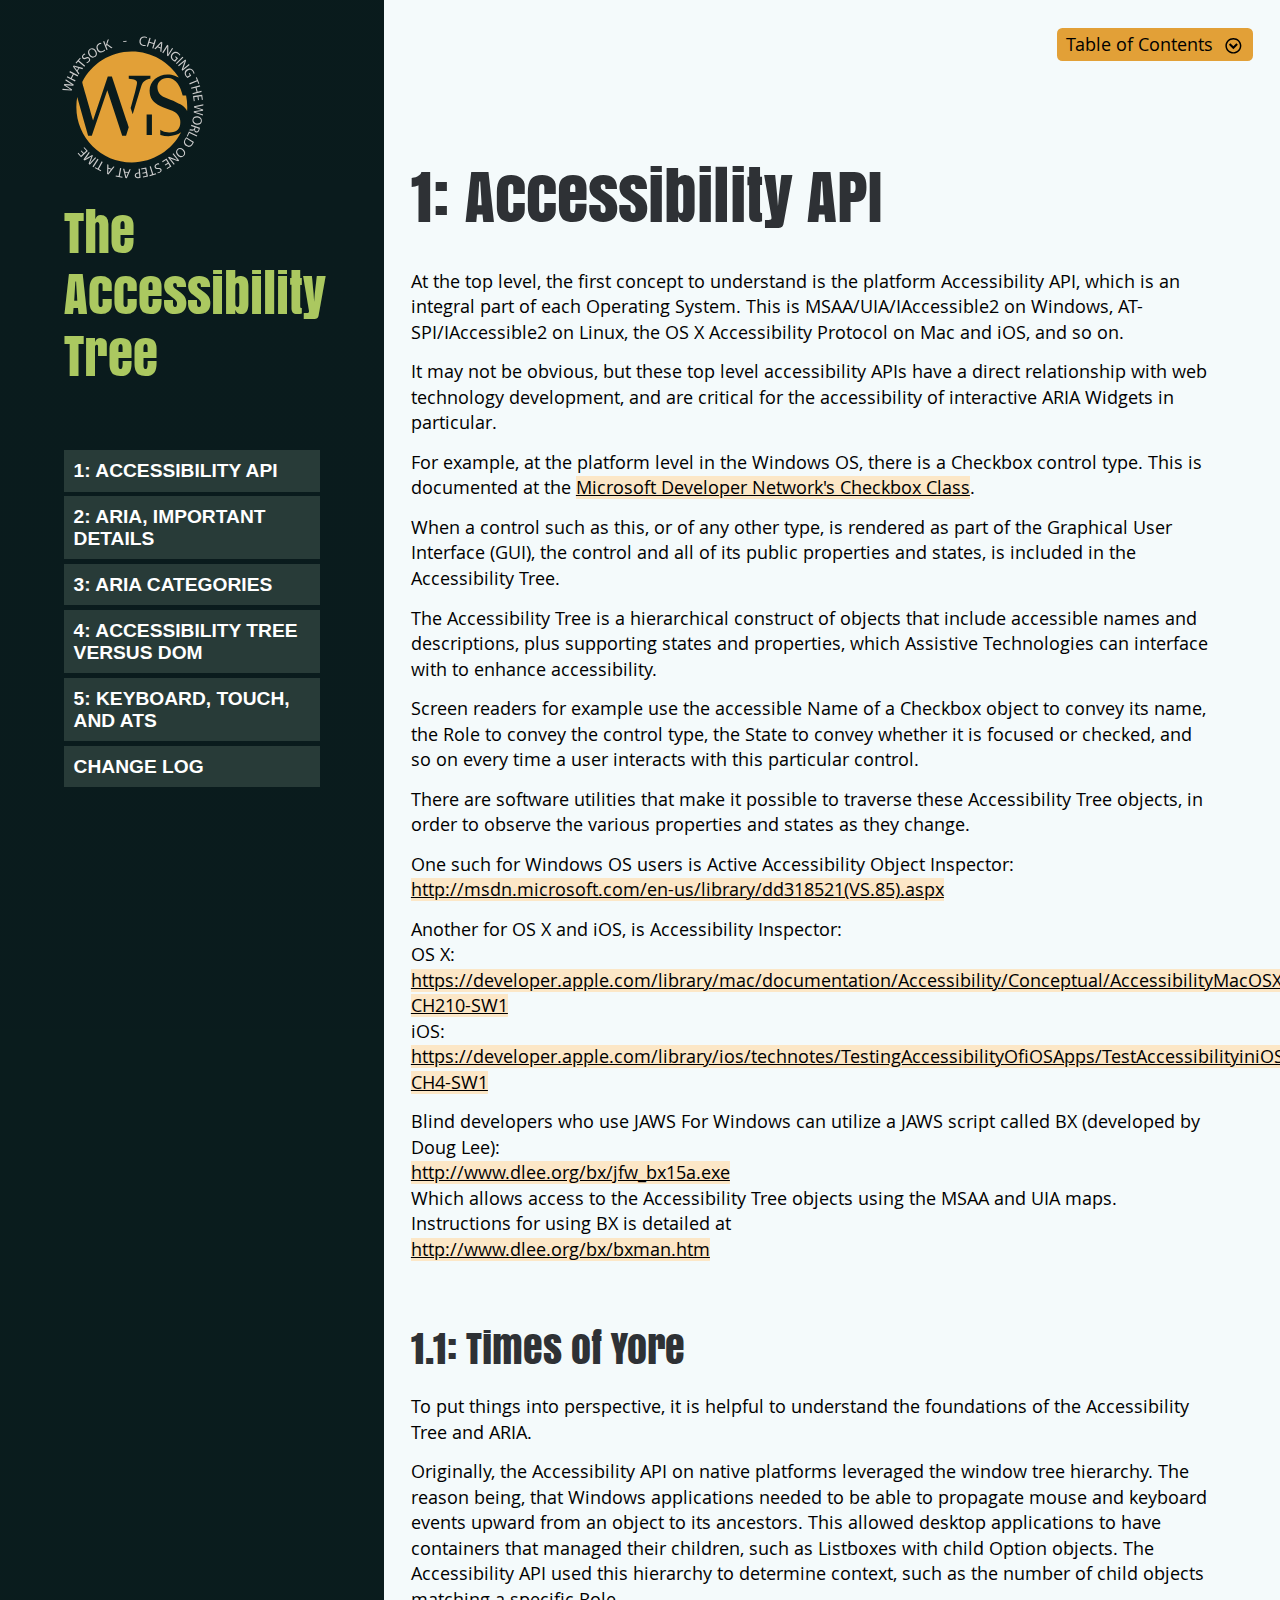
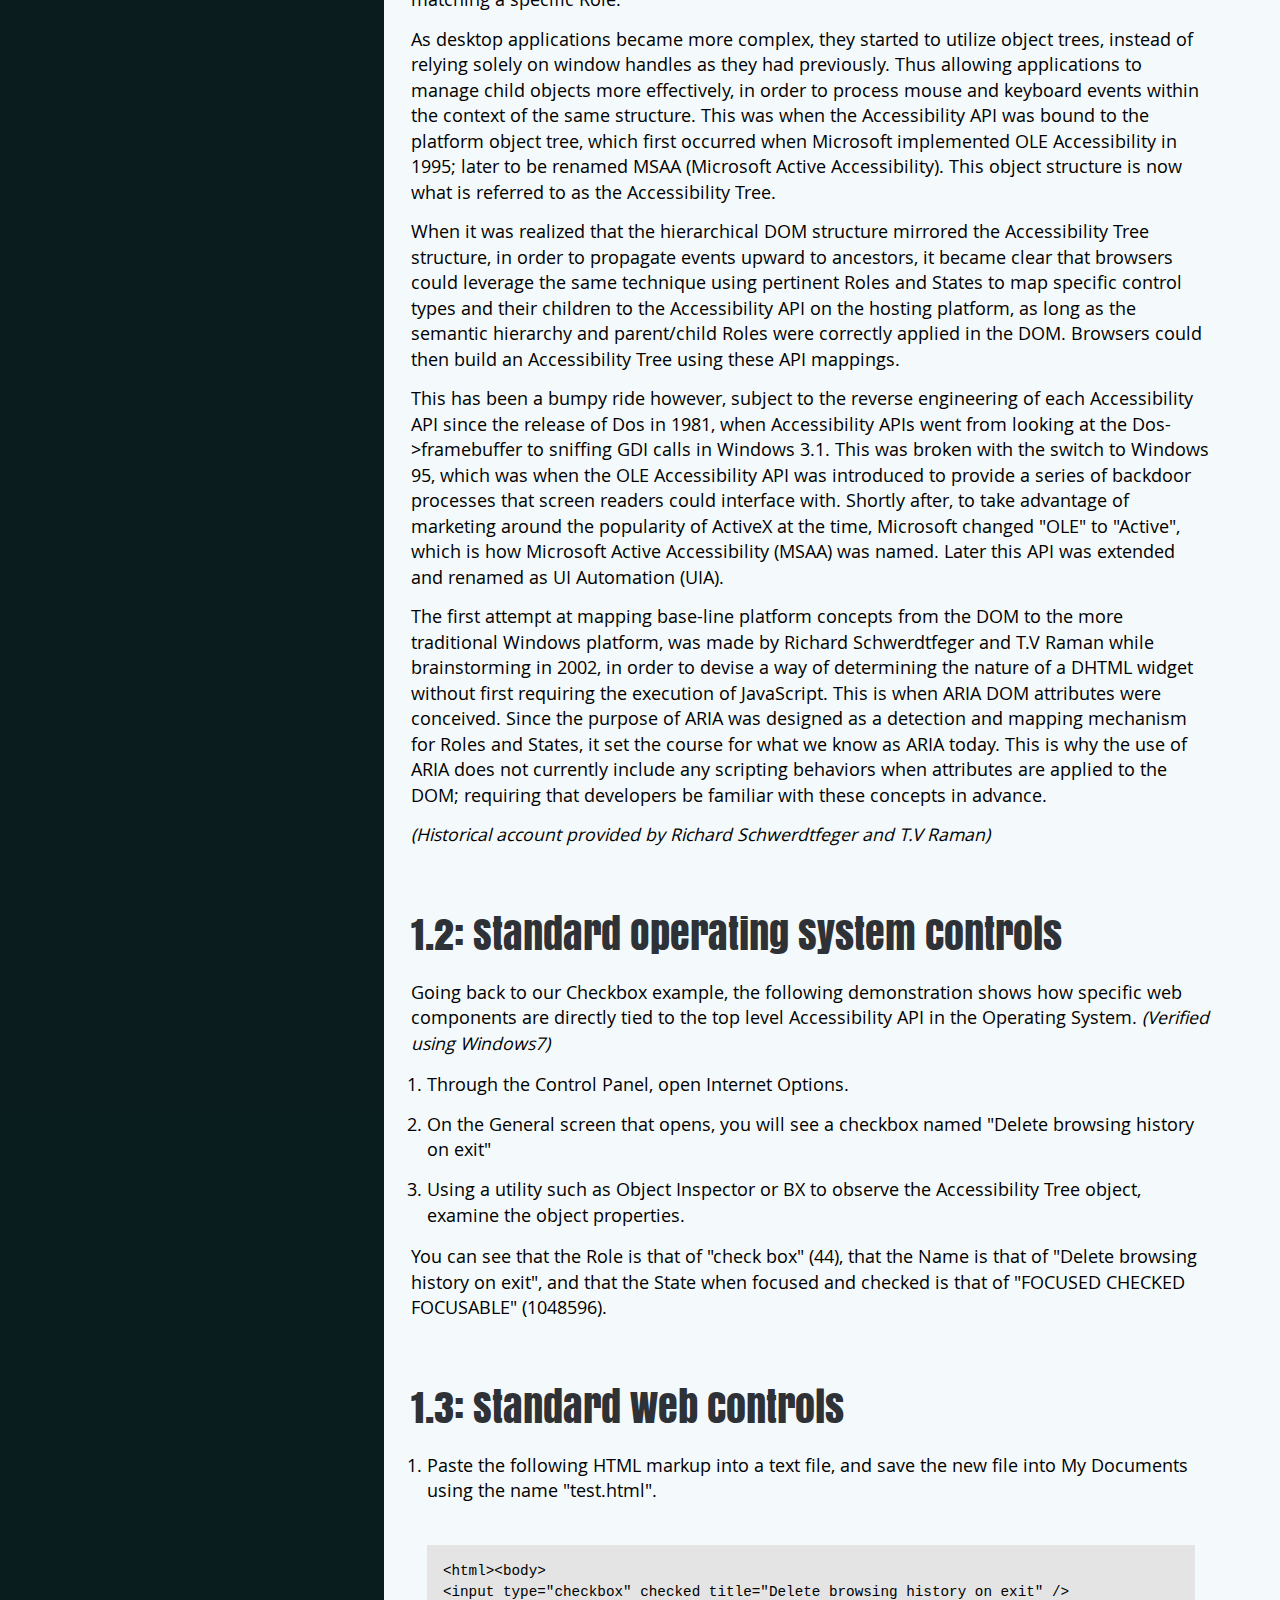
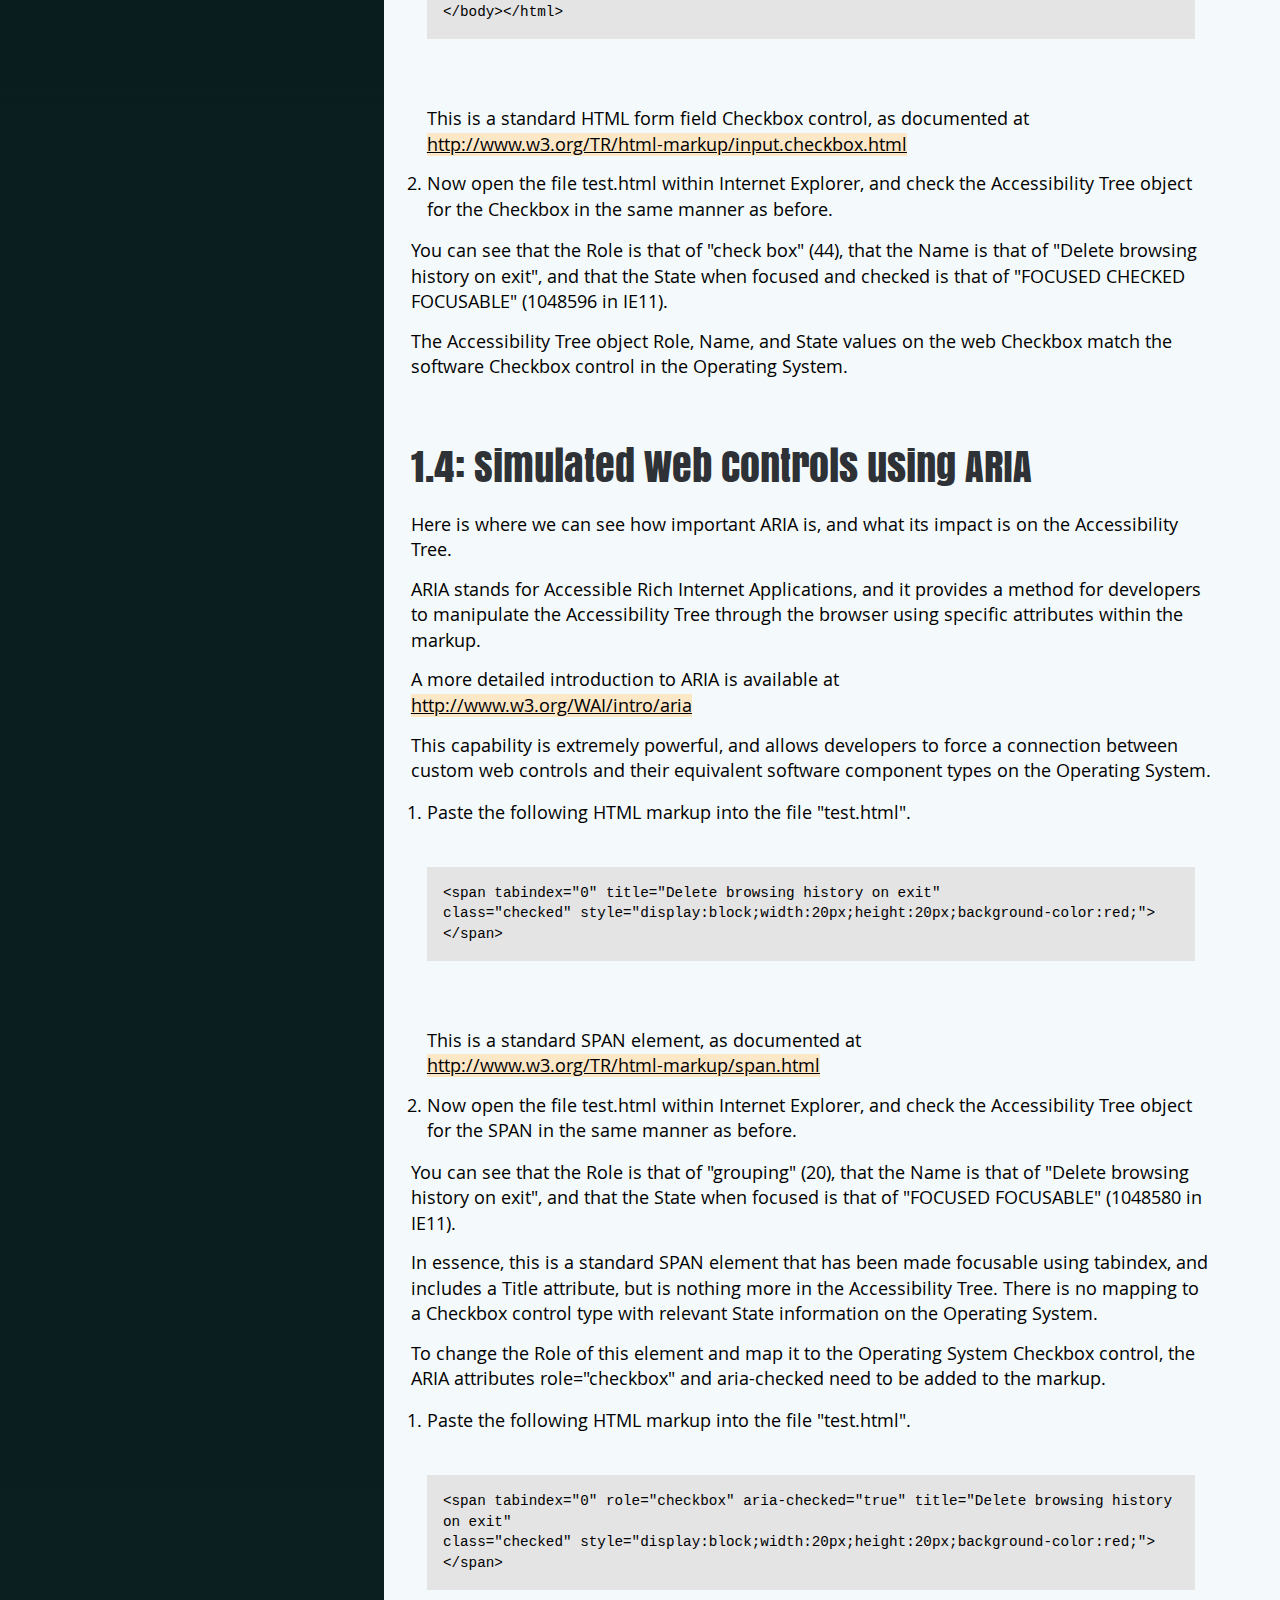
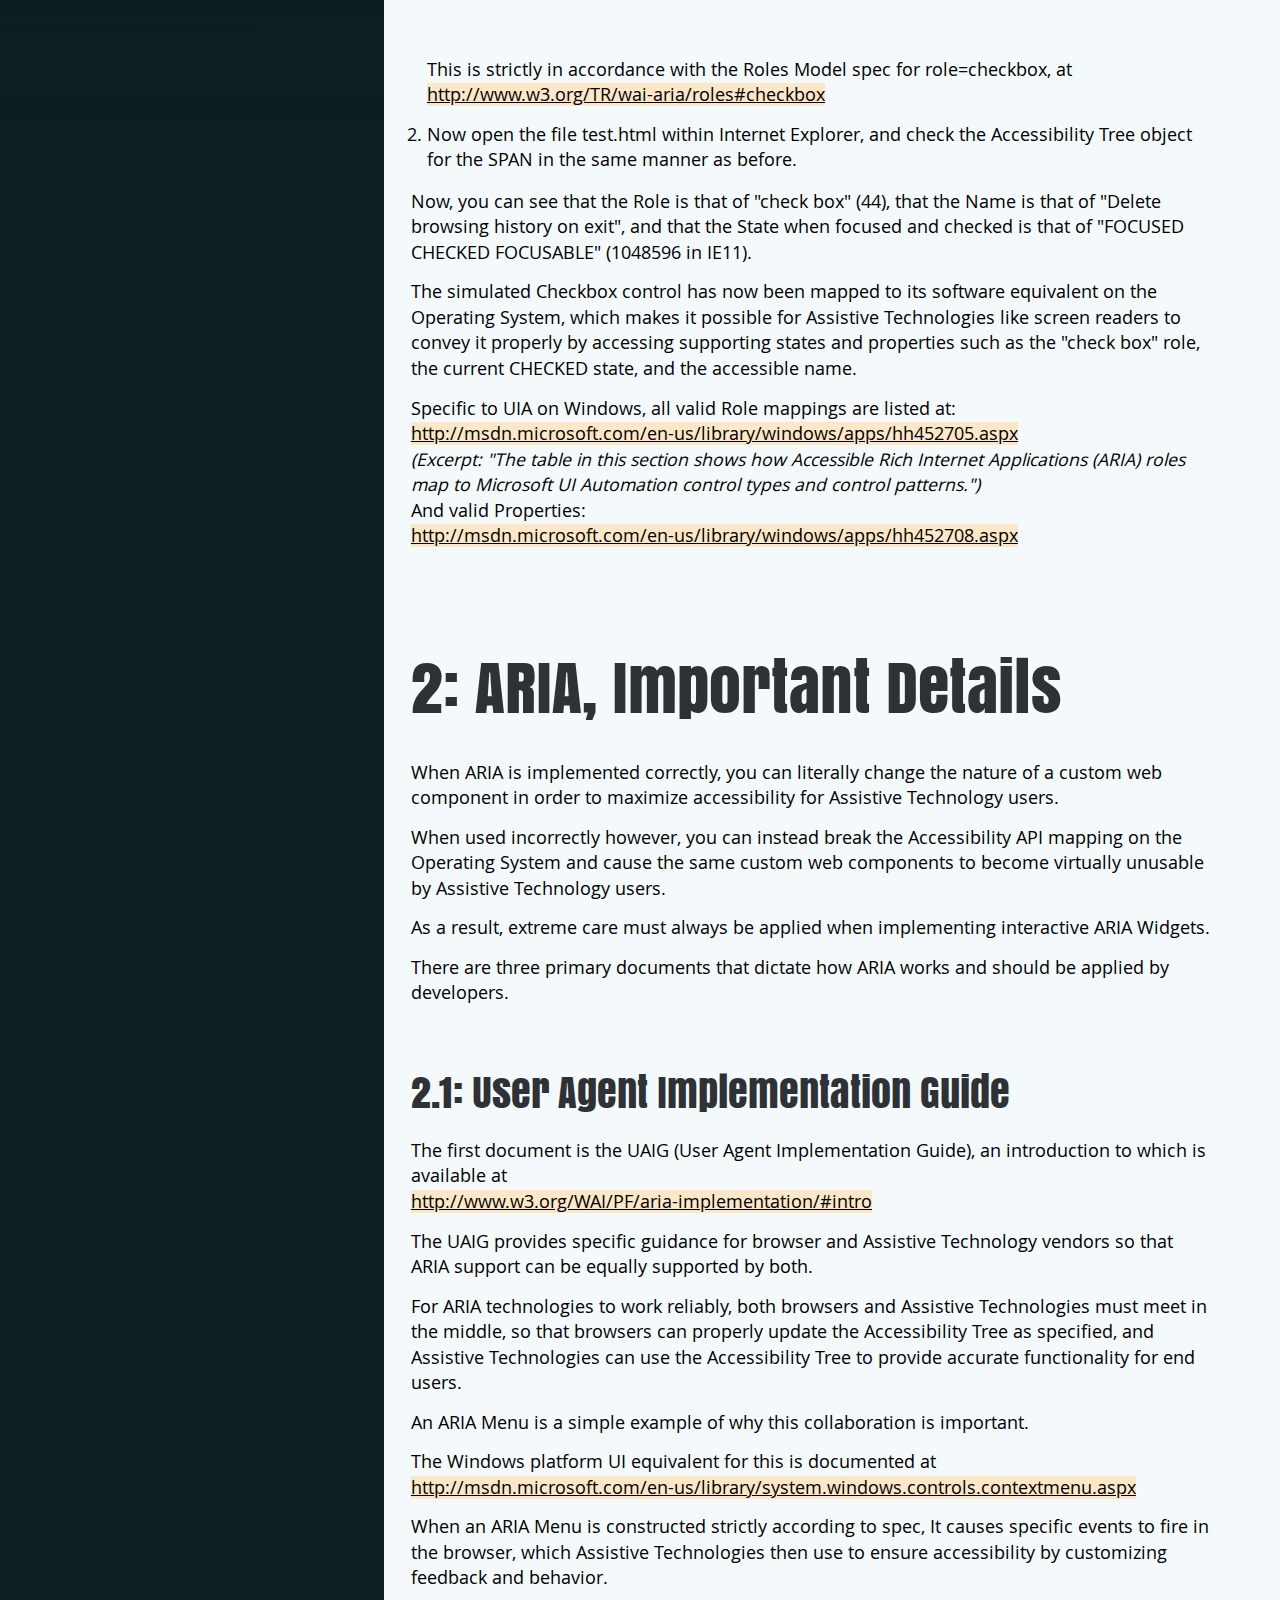
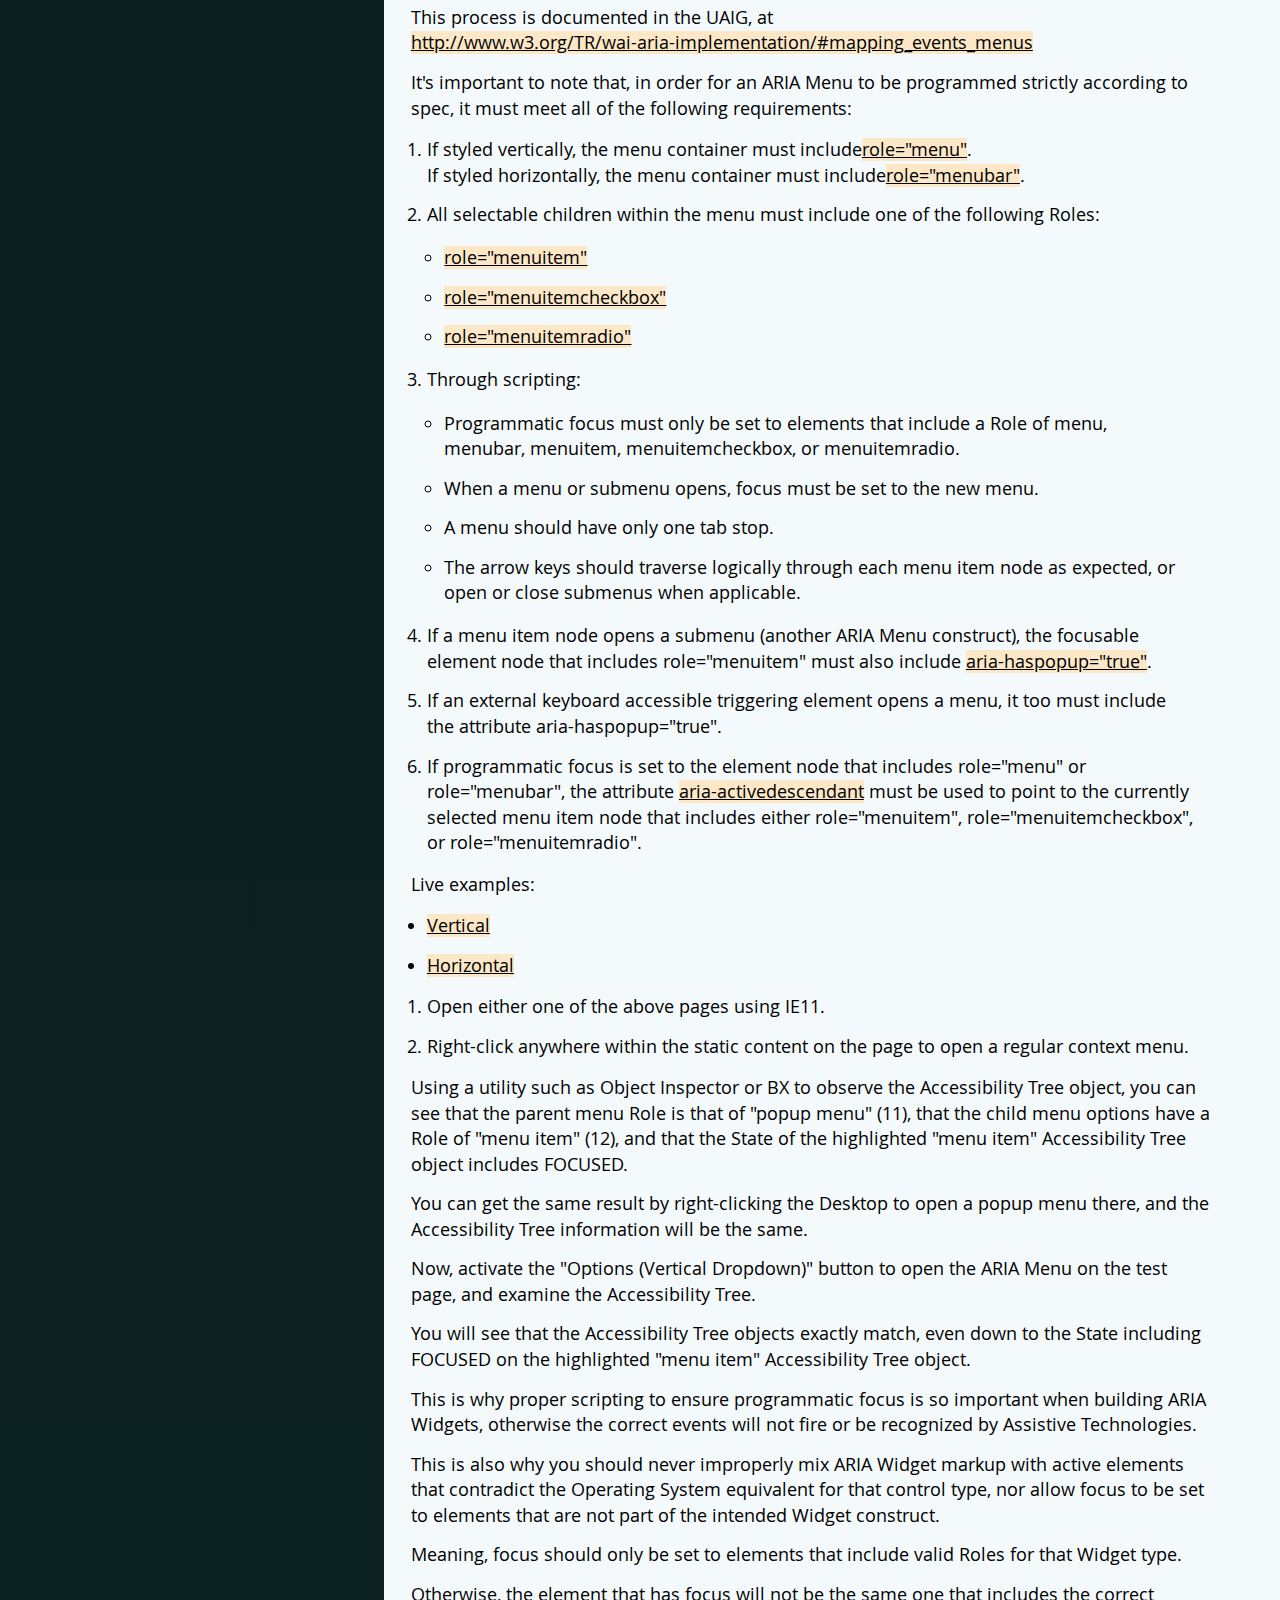
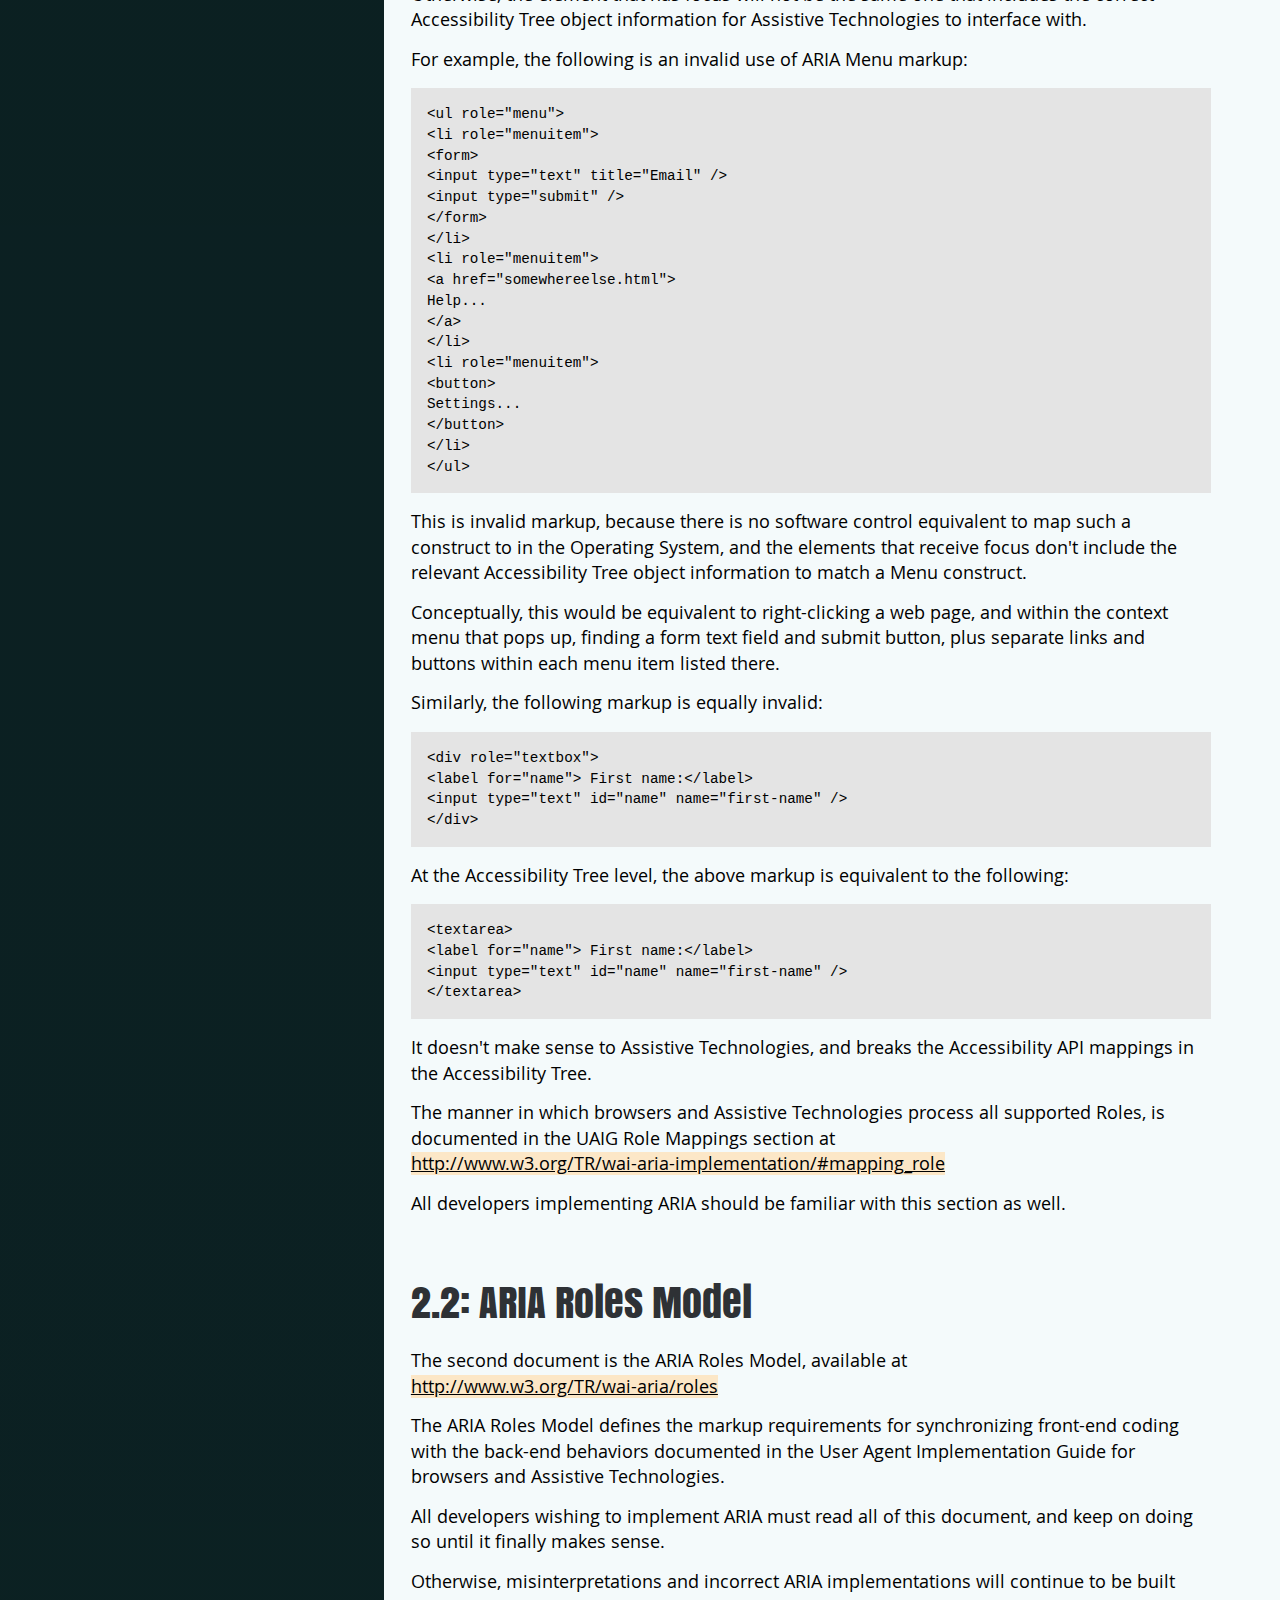
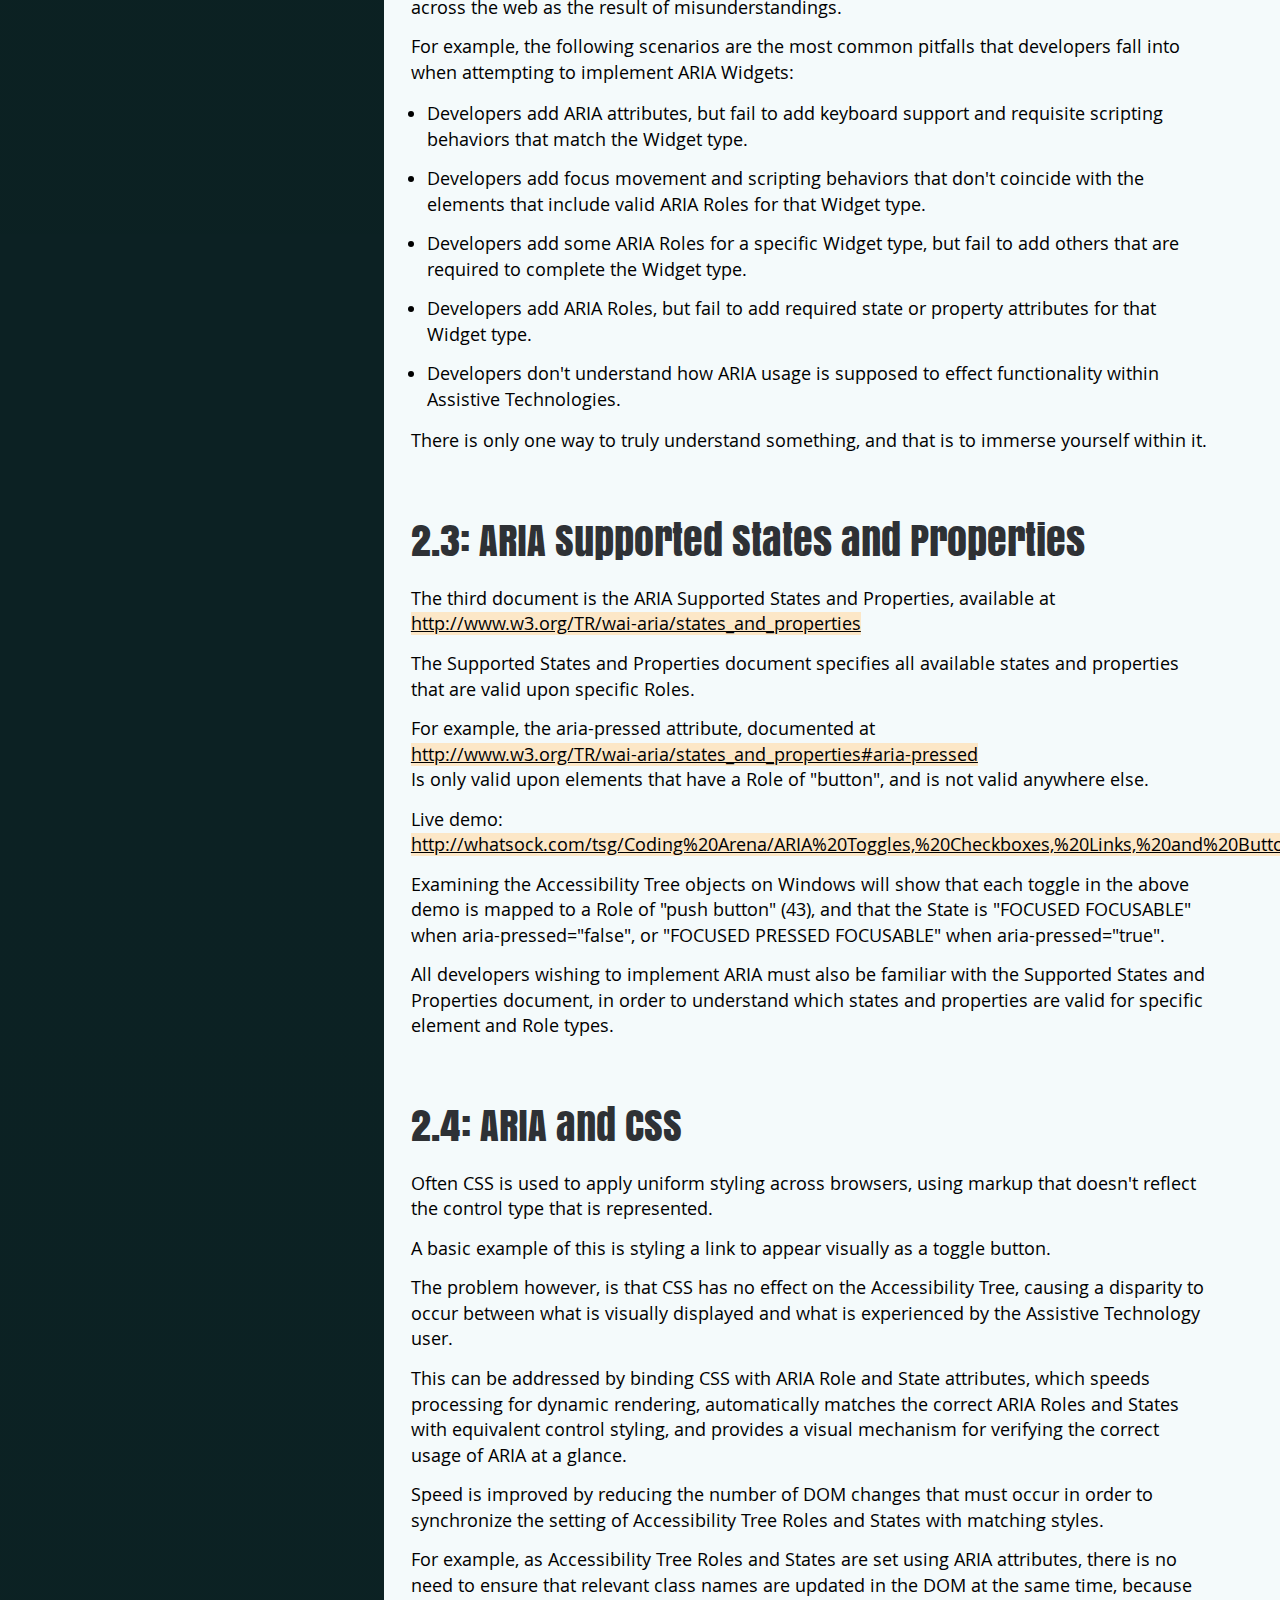
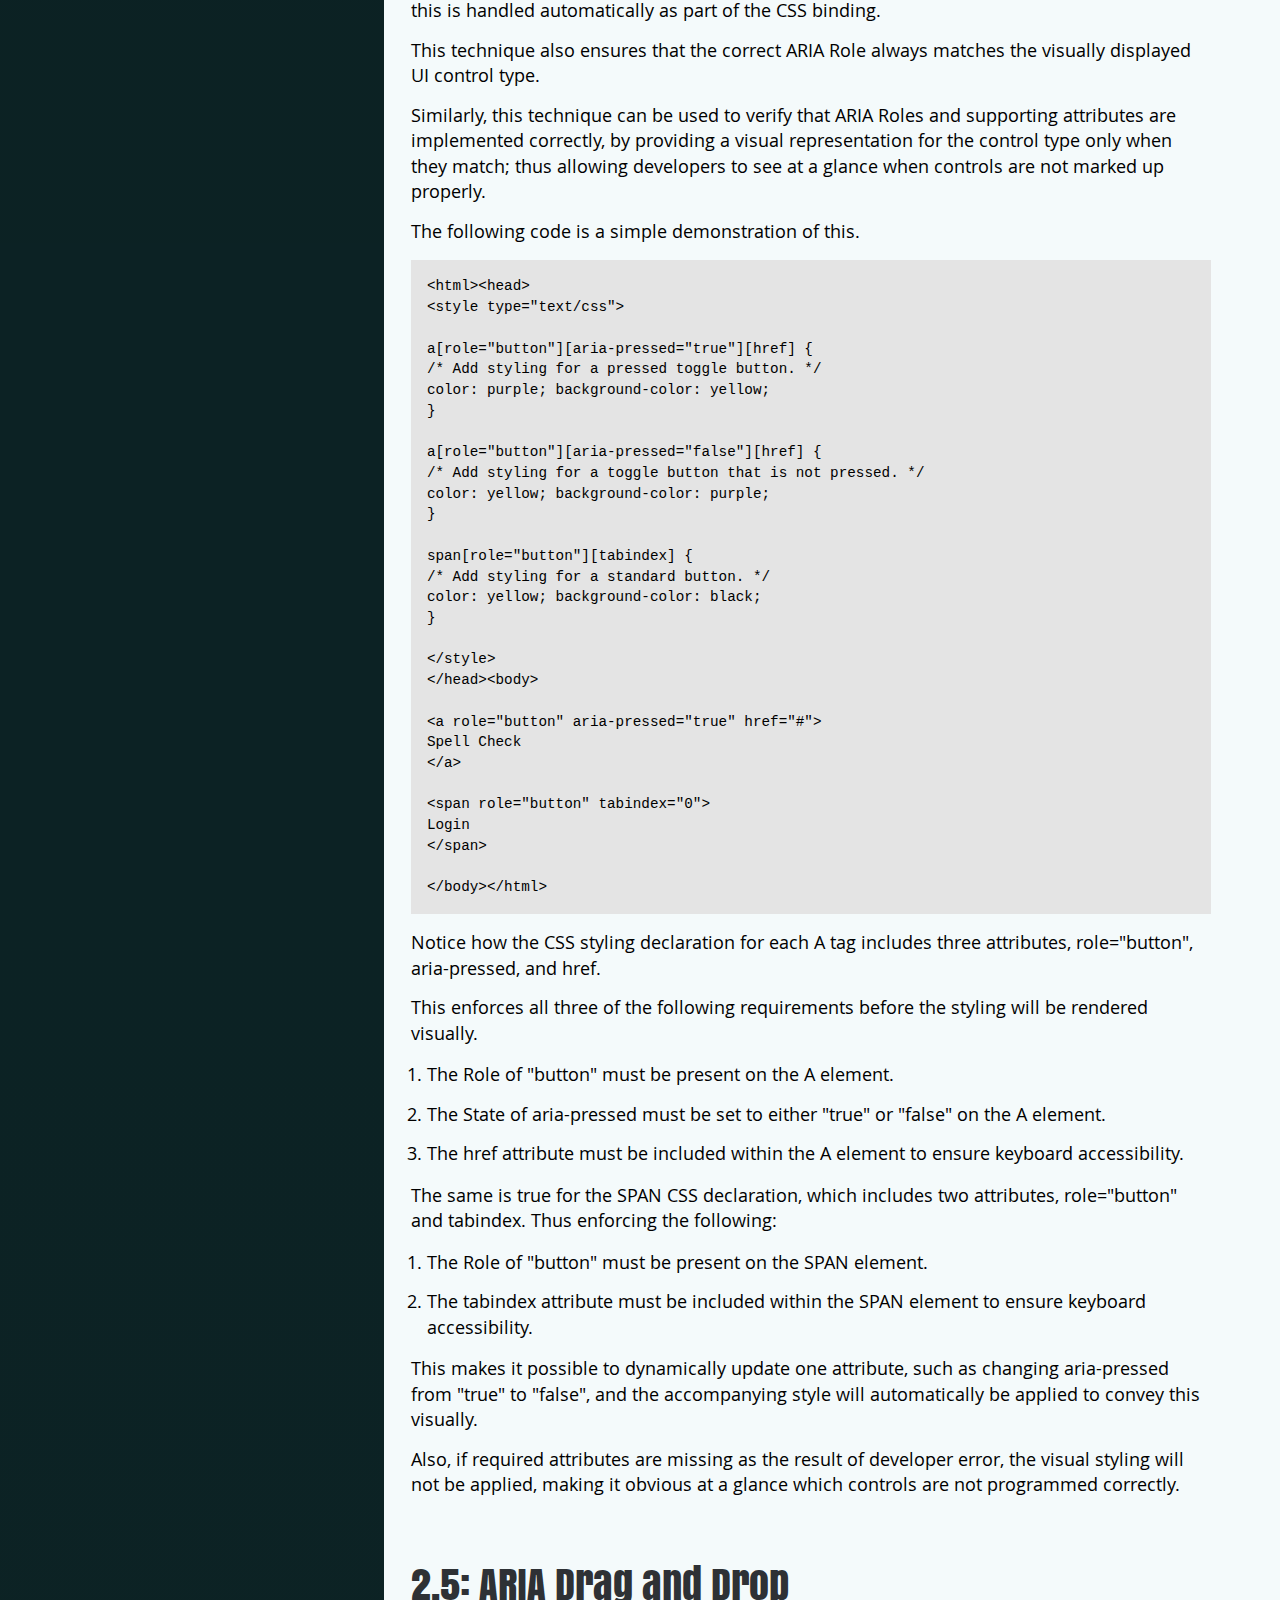
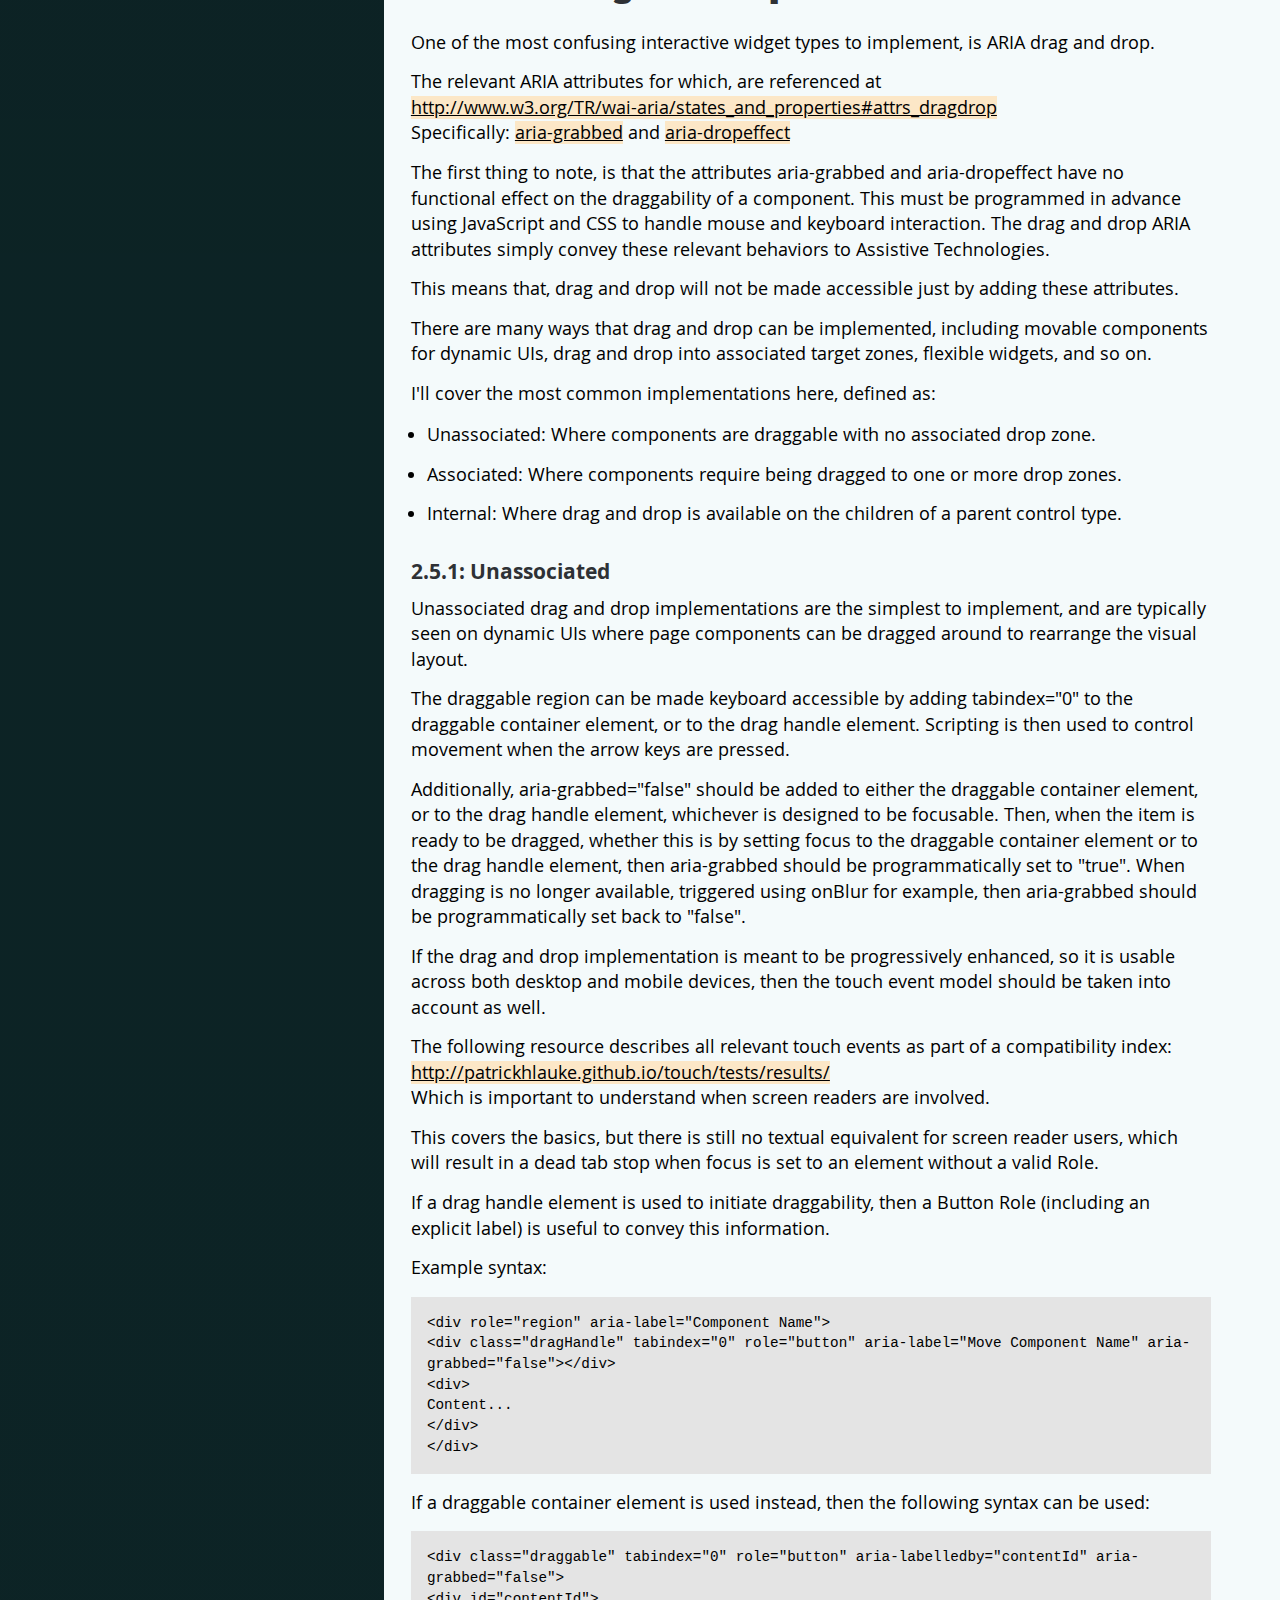
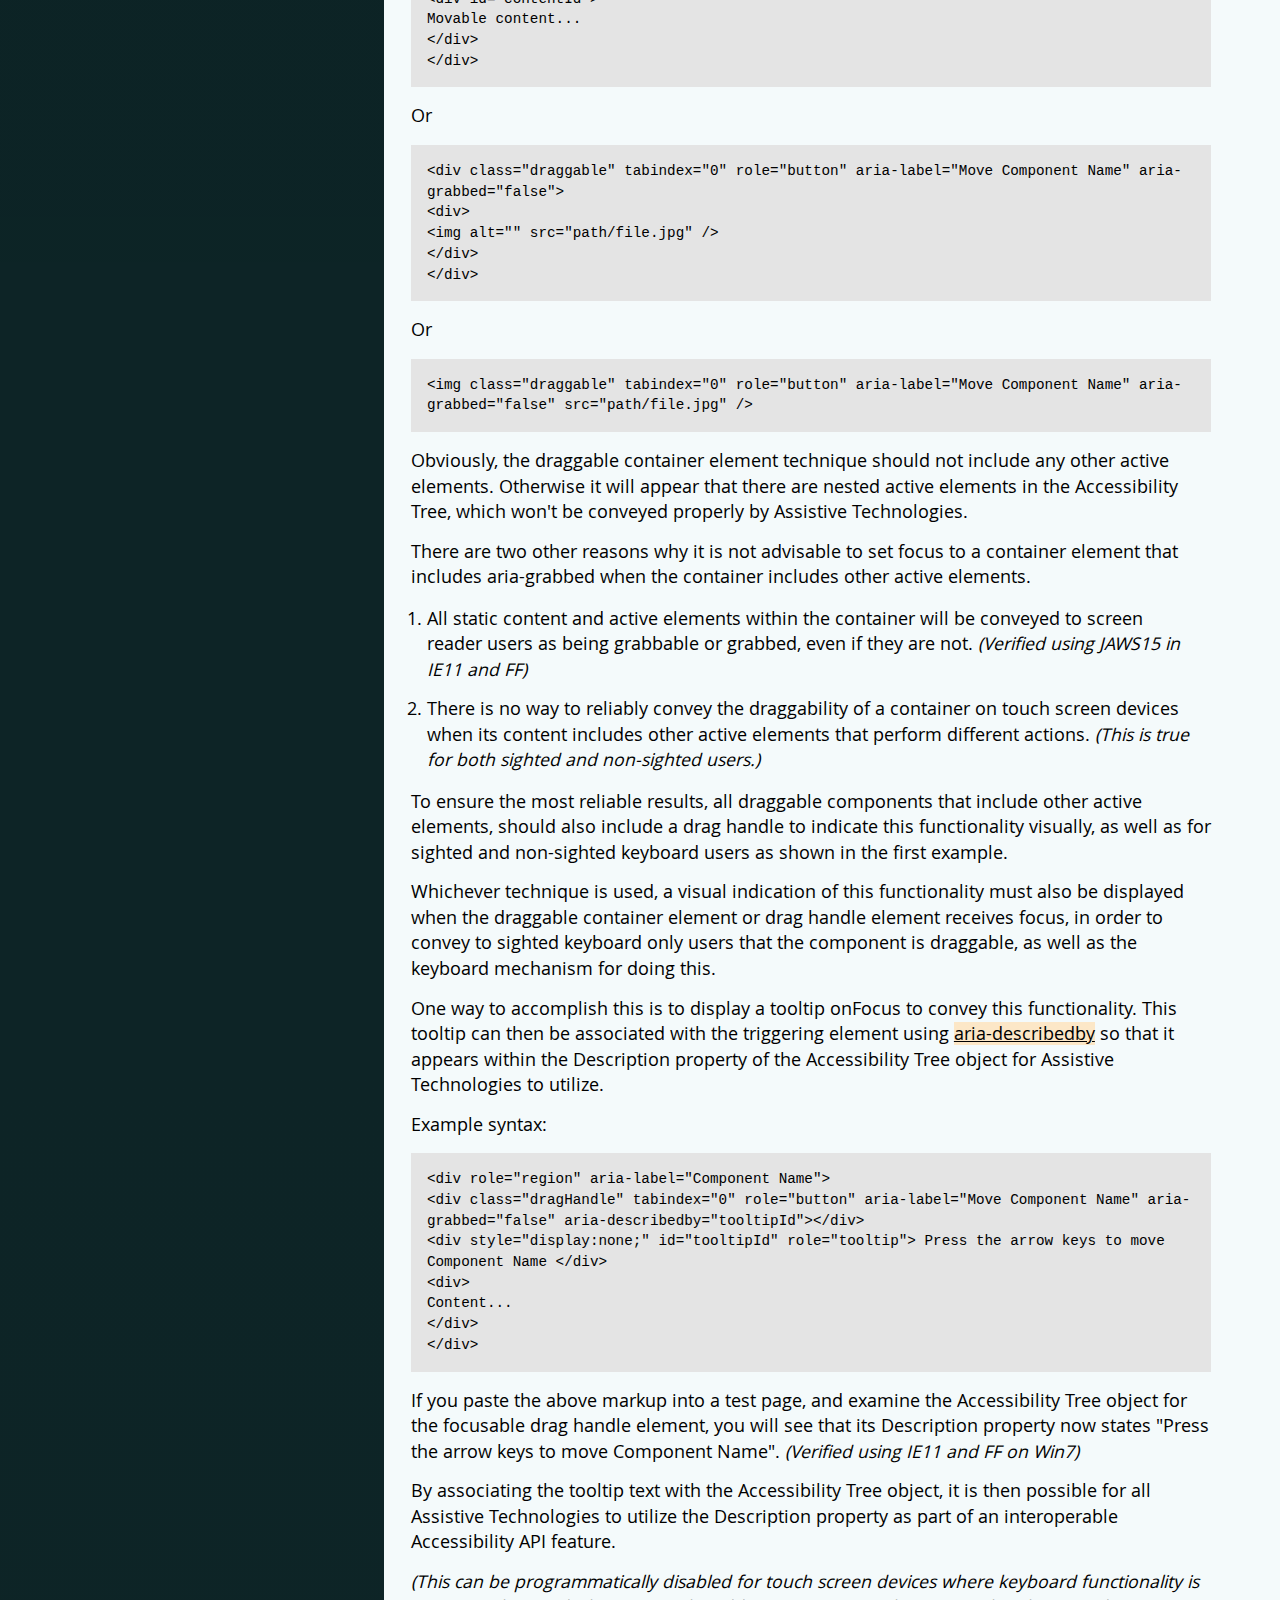
<file: docs/training/index.htm>
<!DOCTYPE html>
<html lang="en">
    <head>
        <meta http-equiv="Content-Type" content="text/html; charset=UTF-8" />
        <title>The Accessibility Tree: A Training Guide for Advanced Web Development</title>
        <meta name="Author" content="Bryan Garaventa" />
		<meta content="width=device-width, initial-scale=1.0" name="viewport" />
        <link rel="stylesheet" type="text/css" href="css/global.css" />
        <script type="text/javascript" src="js/jQuery.js"></script>
        <script type="text/javascript" src="js/Acc.DC.API.js"></script>
        <script type="text/javascript" src="js/footnote_generator.min.js"></script>
        <script type="text/javascript" src="js/setup.js"></script>
    </head>
	
    <body>
        <div id="container">
        	<header>
	            <div class="menuLinks">
	                <p class="logo">
	                    <a href="http://whatsock.com/"><img title="WhatSock : Changing the world one step at a time" alt="WhatSock : Changing the world one step at a time" src="img/whatsock.svg" /></a>
	                </p>
	            </div>
	            <div id="hd1" class="hd" tabindex="-1">
	                <h1><span>The Accessibility Tree</span></h1>
	            </div>
			
	            <nav id="ph">
	            	<h2 class="nopermalink">Main navigation</h2>
	            </nav>
        	</header>
			
			<div id="wrapper">
				<main>
		            <div class="intro" id="toc">
		                <dl role="presentation">
		                    <dt>
		                        <a id="tocBtn" href="#" role="button" aria-expanded="false"><span>Table of Contents</span></a>
		                    </dt>
		                    <dd id="tocDD">
		                    </dd>
		                </dl>
		            </div>
		            <div class="cb" id="pgContent">
		                <div id="pg-intro">
		                    <article aria-label="Accessibility API">
		                        <div id="hd2" class="hd" tabindex="-1">
		                            <h2><span> 1: Accessibility API</span></h2>
		                        </div>
		                        <div class="intro tal">
		                            <p> At the top level, the first concept to understand is the platform Accessibility API, which is an integral part of each Operating System. This is MSAA/UIA/IAccessible2 on Windows, AT-SPI/IAccessible2 on Linux, the OS X Accessibility Protocol on Mac and iOS, and so on.</p>
		                            <p> It may not be obvious, but these top level accessibility APIs have a direct relationship with web technology development, and are critical for the accessibility of interactive ARIA Widgets in particular.</p>
		                            <p> For example, at the platform level in the Windows OS, there is a Checkbox control type. This is documented at 
		                                the <a target="_blank" href="http://msdn.microsoft.com/en-us/library/system.windows.controls.checkbox(v=vs.110).aspx">Microsoft Developer Network's Checkbox Class</a>.
		                            </p>
		                            <p> When a control such as this, or of any other type, is rendered as part of the Graphical User Interface (GUI), the control and all of its public properties and states, is included in the Accessibility Tree.</p>
		                            <p> The Accessibility Tree is a hierarchical construct of objects that include accessible names and descriptions, plus supporting states and properties, which Assistive Technologies can interface with to enhance accessibility.</p>
		                            <p> Screen readers for example use the accessible Name of a Checkbox object to convey its name, the Role to convey the control type, the State to convey whether it is focused or checked, and so on every time a user interacts with this particular control.</p>
		                            <p> There are software utilities that make it possible to traverse these Accessibility Tree objects, in order to observe the various properties and states as they change.</p>
		                            <p> One such for Windows OS users is Active Accessibility Object Inspector:
		                                <br/>
		                                <a target="_blank" href="http://msdn.microsoft.com/en-us/library/dd318521(VS.85).aspx">http://msdn.microsoft.com/en-us/library/dd318521(VS.85).aspx</a>
		                            </p>
		                            <p> Another for OS X and iOS, is Accessibility Inspector:
		                                <br/>
		                                OS X: <a target="_blank" href="https://developer.apple.com/library/mac/documentation/Accessibility/Conceptual/AccessibilityMacOSX/OSXAXTestingApps.html#//apple_ref/doc/uid/TP40001078-CH210-SW1">https://developer.apple.com/library/mac/documentation/Accessibility/Conceptual/AccessibilityMacOSX/OSXAXTestingApps.html#//apple_ref/doc/uid/TP40001078-CH210-SW1</a>
		                                <br/>
		                                iOS: <a target="_blank" href="https://developer.apple.com/library/ios/technotes/TestingAccessibilityOfiOSApps/TestAccessibilityiniOSSimulatorwithAccessibilityInspector/TestAccessibilityiniOSSimulatorwithAccessibilityInspector.html#//apple_ref/doc/uid/TP40012619-CH4-SW1">https://developer.apple.com/library/ios/technotes/TestingAccessibilityOfiOSApps/TestAccessibilityiniOSSimulatorwithAccessibilityInspector/TestAccessibilityiniOSSimulatorwithAccessibilityInspector.html#//apple_ref/doc/uid/TP40012619-CH4-SW1</a>
		                            </p>
		                            <p> Blind developers who use JAWS For Windows can utilize a JAWS script called BX (developed by Doug Lee):
		                                <br/>
		                                <a target="_blank" href="http://www.dlee.org/bx/jfw_bx15a.exe">http://www.dlee.org/bx/jfw_bx15a.exe</a>
		                                <br/>
		                                Which allows access to the Accessibility Tree objects using the MSAA and UIA maps. Instructions for using BX is detailed at
		                                <br/>
		                                <a target="_blank" href="http://www.dlee.org/bx/bxman.htm">http://www.dlee.org/bx/bxman.htm</a>
		                            </p>
		                        </div>
		                        <div id="hd3" class="hd" tabindex="-1">
		                            <h3><span> 1.1: Times of Yore</span></h3>
		                        </div>
		                        <div class="intro tal">
		                            <p> To put things into perspective, it is helpful to understand the foundations of the Accessibility Tree and ARIA.</p>
		                            <p> Originally, the Accessibility API on native platforms leveraged the window tree hierarchy. The reason being, that Windows applications needed to be able to propagate mouse and keyboard events upward from an object to its ancestors. This allowed desktop applications to have containers that managed their children, such as Listboxes with child Option objects. The Accessibility API used this hierarchy to determine context, such as the number of child objects matching a specific Role.</p>
		                            <p> As desktop applications became more complex, they started to utilize object trees, instead of relying solely on window handles as they had previously. Thus allowing applications to manage child objects more effectively, in order to process mouse and keyboard events within the context of the same structure. This was when the Accessibility API was bound to the platform object tree, which first occurred when Microsoft implemented OLE Accessibility in 1995; later to be renamed MSAA (Microsoft Active Accessibility). This object structure is now what is referred to as the Accessibility Tree.</p>
		                            <p> When it was realized that the hierarchical DOM structure mirrored the Accessibility Tree structure, in order to propagate events upward to ancestors, it became clear that browsers could leverage the same technique using pertinent Roles and States to map specific control types and their children to the Accessibility API on the hosting platform, as long as the semantic hierarchy and parent/child Roles were correctly applied in the DOM. Browsers could then build an Accessibility Tree using these API mappings.</p>
		                            <p> This has been a bumpy ride however, subject to the reverse engineering of each Accessibility API since the release of Dos in 1981, when Accessibility APIs went from looking at the Dos->framebuffer to sniffing GDI calls in Windows 3.1. This was broken with the switch to Windows 95, which was when the OLE Accessibility API was introduced to provide a series of backdoor processes that screen readers could interface with. Shortly after, to take advantage of marketing around the popularity of ActiveX at the time, Microsoft changed "OLE" to "Active", which is how Microsoft Active Accessibility (MSAA) was named. Later this API was extended and renamed as UI Automation (UIA).</p>
		                            <p> The first attempt at mapping base-line platform concepts from the DOM to the more traditional Windows platform, was made by Richard Schwerdtfeger and T.V Raman while brainstorming in 2002, in order to devise a way of determining the nature of a DHTML widget without first requiring the execution of JavaScript. This is when ARIA DOM attributes were conceived. Since the purpose of ARIA was designed as a detection and mapping mechanism for Roles and States, it set the course for what we know as ARIA today. This is why the use of ARIA does not currently include any scripting behaviors when attributes are applied to the DOM; requiring that developers be familiar with these concepts in advance.</p>
		                            <p><i> (Historical account provided by Richard Schwerdtfeger and T.V Raman)</i></p>
		                        </div>
		                        <div id="hd4" class="hd" tabindex="-1">
		                            <h3><span> 1.2: Standard Operating System Controls</span></h3>
		                        </div>
		                        <div class="intro tal">
		                            <p> Going back to our Checkbox example, the following demonstration shows how specific web components are directly tied to the top level Accessibility API in the Operating System.<i> (Verified using Windows7)</i></p>
		                            <ol>
		                                <li> Through the Control Panel, open Internet Options.</li>
		                                <li> On the General screen that opens, you will see a checkbox named "Delete browsing history on exit"</li>
		                                <li> Using a utility such as Object Inspector or BX to observe the Accessibility Tree object, examine the object properties.</li>
		                            </ol>
		                            <p> You can see that the Role is that of "check box" (44), that the Name is that of "Delete browsing history on exit", and that the State when focused and checked is that of "FOCUSED CHECKED FOCUSABLE" (1048596).</p>
		                        </div>
		                        <div id="hd5" class="hd" tabindex="-1">
		                            <h3><span> 1.3: Standard Web Controls</span></h3>
		                        </div>
		                        <div class="intro tal">
		                            <ol>
		                                <li> Paste the following HTML markup into a text file, and save the new file into My Documents using the name "test.html".
		                                    <br/>
		                                    <br/>
		                                    <code>
		                                        &lt;html&gt;&lt;body&gt;
		                                        <br/>
		                                        &lt;input type="checkbox" checked title="Delete browsing history on exit" /&gt;
		                                        <br/>
		                                        &lt;/body&gt;&lt;/html&gt;
		                                    </code>
		                                    <br/>
		                                    <br/>
		                                    This is a standard HTML form field Checkbox control, as documented at
		                                    <br/>
		                                    <a target="_blank" href="http://www.w3.org/TR/html-markup/input.checkbox.html">http://www.w3.org/TR/html-markup/input.checkbox.html</a>
		                                </li>
		                                <li> Now open the file test.html within Internet Explorer, and check the Accessibility Tree object for the Checkbox in the same manner as before.</li>
		                            </ol>
		                            <p> You can see that the Role is that of "check box" (44), that the Name is that of "Delete browsing history on exit", and that the State when focused and checked is that of "FOCUSED CHECKED FOCUSABLE" (1048596 in IE11). </p>
		                            <p> The Accessibility Tree object Role, Name, and State values on the web Checkbox match the software Checkbox control in the Operating System.</p>
		                        </div>
		                        <div id="hd6" class="hd" tabindex="-1">
		                            <h3><span> 1.4: Simulated Web Controls using ARIA</span></h3>
		                        </div>
		                        <div class="intro tal">
		                            <p> Here is where we can see how important ARIA is, and what its impact is on the Accessibility Tree.</p>
		                            <p> ARIA stands for Accessible Rich Internet Applications, and it provides a method for developers to manipulate the Accessibility Tree through the browser using specific attributes within the markup.</p>
		                            <p> A more detailed introduction to ARIA is available at
		                                <br/>
		                                <a target="_blank" href="http://www.w3.org/WAI/intro/aria">http://www.w3.org/WAI/intro/aria</a>
		                            </p>
		                            <p> This capability is extremely powerful, and allows developers to force a connection between custom web controls and their equivalent software component types on the Operating System.</p>
		                            <ol>
		                                <li> Paste the following HTML markup into the file "test.html".
		                                    <br/>
		                                    <br/>
		                                    <code>
		                                        &lt;span tabindex="0" title="Delete browsing history on exit"
		                                        <br/>
		                                        class="checked" style="display:block;width:20px;height:20px;background-color:red;"&gt;&lt;/span&gt;
		                                    </code>
		                                    <br/>
		                                    <br/>
		                                    This is a standard SPAN element, as documented at
		                                    <br/>
		                                    <a target="_blank" href="http://www.w3.org/TR/html-markup/span.html">http://www.w3.org/TR/html-markup/span.html</a>
		                                </li>
		                                <li> Now open the file test.html within Internet Explorer, and check the Accessibility Tree object for the SPAN in the same manner as before.</li>
		                            </ol>
		                            <p> You can see that the Role is that of "grouping" (20), that the Name is that of "Delete browsing history on exit", and that the State when focused is that of "FOCUSED FOCUSABLE" (1048580 in IE11).</p>
		                            <p> In essence, this is a standard SPAN element that has been made focusable using tabindex, and includes a Title attribute, but is nothing more in the Accessibility Tree. There is no mapping to a Checkbox control type with relevant State information on the Operating System.</p>
		                            <p> To change the Role of this element and map it to the Operating System Checkbox control, the ARIA attributes role="checkbox" and aria-checked need to be added to the markup.</p>
		                            <ol>
		                                <li> Paste the following HTML markup into the file "test.html".
		                                    <br/>
		                                    <br/>
		                                    <code>
		                                        &lt;span tabindex="0" role="checkbox" aria-checked="true" title="Delete browsing history on exit"
		                                        <br/>
		                                        class="checked" style="display:block;width:20px;height:20px;background-color:red;"&gt;&lt;/span&gt;
		                                    </code>
		                                    <br/>
		                                    <br/>
		                                    This is strictly in accordance with the Roles Model spec for role=checkbox, at
		                                    <br/>
		                                    <a target="_blank" href="http://www.w3.org/TR/wai-aria/roles#checkbox">http://www.w3.org/TR/wai-aria/roles#checkbox</a>
		                                </li>
		                                <li> Now open the file test.html within Internet Explorer, and check the Accessibility Tree object for the SPAN in the same manner as before.</li>
		                            </ol>
		                            <p> Now, you can see that the Role is that of "check box" (44), that the Name is that of "Delete browsing history on exit", and that the State when focused and checked is that of "FOCUSED CHECKED FOCUSABLE" (1048596 in IE11).</p>
		                            <p> The simulated Checkbox control has now been mapped to its software equivalent on the Operating System, which makes it possible for Assistive Technologies like screen readers to convey it properly by accessing supporting states and properties such as the "check box" role, the current CHECKED state, and the accessible name.</p>
		                            <p id="8-15-2014-1" tabindex="-1"> Specific to UIA on Windows, all valid Role mappings are listed at:
		                                <br/>
		                                <a target="_blank" href="http://msdn.microsoft.com/en-us/library/windows/apps/hh452705.aspx">http://msdn.microsoft.com/en-us/library/windows/apps/hh452705.aspx</a>
		                                <br/>
		                                <i> (Excerpt: "The table in this section shows how Accessible Rich Internet Applications (ARIA) roles map to Microsoft UI Automation control types and control patterns.")</i>
		                                <br/>
		                                And valid Properties:
		                                <br/>
		                                <a target="_blank" href="http://msdn.microsoft.com/en-us/library/windows/apps/hh452708.aspx">http://msdn.microsoft.com/en-us/library/windows/apps/hh452708.aspx</a>
		                            </p>
		                        </div>
		                    </article>
		                    <article aria-label="ARIA, Important Details">
		                        <div id="hd7" class="hd" tabindex="-1">
		                            <h2><span> 2: ARIA, Important Details</span></h2>
		                        </div>
		                        <div class="intro tal">
		                            <p> When ARIA is implemented correctly, you can literally change the nature of a custom web component in order to maximize accessibility for Assistive Technology users. </p>
		                            <p> When used incorrectly however, you can instead break the Accessibility API mapping on the Operating System and cause the same custom web components to become virtually unusable by Assistive Technology users.</p>
		                            <p> As a result, extreme care must always be applied when implementing interactive ARIA Widgets.</p>
		                            <p> There are three primary documents that dictate how ARIA works and should be applied by developers.</p>
		                        </div>
		                        <div id="hd8" class="hd" tabindex="-1">
		                            <h3><span> 2.1: User Agent Implementation Guide</span></h3>
		                        </div>
		                        <div class="intro tal">
		                            <p id="8-18-2014-1" tabindex="-1"> The first document is the UAIG (User Agent Implementation Guide), an introduction to which is available at
		                                <br/>
		                                <a target="_blank" href="http://www.w3.org/WAI/PF/aria-implementation/#intro">http://www.w3.org/WAI/PF/aria-implementation/#intro</a>
		                            </p>
		                            <p> The UAIG provides specific guidance for browser and Assistive Technology vendors so that ARIA support can be equally supported by both.</p>
		                            <p> For ARIA technologies to work reliably, both browsers and Assistive Technologies must meet in the middle, so that browsers can properly update the Accessibility Tree as specified, and Assistive Technologies can use the Accessibility Tree to provide accurate functionality for end users.</p>
		                            <p> An ARIA Menu is a simple example of why this collaboration is important.</p>
		                            <p> The Windows platform UI equivalent for this is documented at
		                                <br/>
		                                <a target="_blank" href="http://msdn.microsoft.com/en-us/library/system.windows.controls.contextmenu.aspx">http://msdn.microsoft.com/en-us/library/system.windows.controls.contextmenu.aspx</a>
		                            </p>
		                            <p> When an ARIA Menu is constructed strictly according to spec, It causes specific events to fire in the browser, which Assistive Technologies then use to ensure accessibility by customizing feedback and behavior.</p>
		                            <p> This process is documented in the UAIG, at
		                                <br/>
		                                <a target="_blank" href="http://www.w3.org/TR/wai-aria-implementation/#mapping_events_menus">http://www.w3.org/TR/wai-aria-implementation/#mapping_events_menus</a>
		                            </p>
		                            <p> It's important to note that, in order for an ARIA Menu to be programmed strictly according to spec, it must meet all of the following requirements:</p>
		                            <ol>
		                                <li> If styled vertically, the menu container must include<a target="_blank" href="http://www.w3.org/TR/wai-aria/roles#menu">role="menu"</a>.
		                                    <br/>
		                                    If styled horizontally, the menu container must include<a target="_blank" href="http://www.w3.org/TR/wai-aria/roles#menubar">role="menubar"</a>.
		                                </li>
		                                <li> All selectable children within the menu must include one of the following Roles:
		                                    <br/>
		                                    <ul>
		                                        <li><a target="_blank" href="http://www.w3.org/TR/wai-aria/roles#menuitem">role="menuitem"</a></li>
		                                        <li><a target="_blank" href="http://www.w3.org/TR/wai-aria/roles#menuitemcheckbox">role="menuitemcheckbox"</a></li>
		                                        <li><a target="_blank" href="http://www.w3.org/TR/wai-aria/roles#menuitemradio">role="menuitemradio"</a></li>
		                                    </ul>
		                                </li>
		                                <li> Through scripting:
		                                    <br/>
		                                    <ul>
		                                        <li> Programmatic focus must only be set to elements that include a Role of menu, menubar, menuitem, menuitemcheckbox, or menuitemradio.</li>
		                                        <li> When a menu or submenu opens, focus must be set to the new menu.</li>
		                                        <li> A menu should have only one tab stop.</li>
		                                        <li> The arrow keys should traverse logically through each menu item node as expected, or open or close submenus when applicable.</li>
		                                    </ul>
		                                </li>
		                                <li> If a menu item node opens a submenu (another ARIA Menu construct), the focusable element node that includes role="menuitem" must also include <a target="_blank" href="http://www.w3.org/TR/wai-aria/states_and_properties#aria-haspopup">aria-haspopup="true"</a>.</li>
		                                <li> If an external keyboard accessible triggering element opens a menu, it too must include the attribute aria-haspopup="true".</li>
		                                <li> If programmatic focus is set to the element node that includes role="menu" or role="menubar", the attribute <a target="_blank" href="http://www.w3.org/TR/wai-aria/states_and_properties#aria-activedescendant">aria-activedescendant</a> must be used to point to the currently selected menu item node that includes either role="menuitem", role="menuitemcheckbox", or role="menuitemradio".</li>
		                            </ol>
		                            <p> Live examples:</p>
		                            <ul>
		                                <li><a target="_blank" href="http://whatsock.com/tsg/Coding%20Arena/ARIA%20Menus/Vertical%20(Internal%20Content)/demo.htm">Vertical</a></li>
		                                <li><a target="_blank" href="http://whatsock.com/tsg/Coding%20Arena/ARIA%20Menus/Horizontal%20(Internal%20Content)/demo.htm">Horizontal</a></li>
		                            </ul>
		                            <ol>
		                                <li> Open either one of the above pages using IE11.</li>
		                                <li> Right-click anywhere within the static content on the page to open a regular context menu.</li>
		                            </ol>
		                            <p> Using a utility such as Object Inspector or BX to observe the Accessibility Tree object, you can see that the parent menu Role is that of "popup menu" (11), that the child menu options have a Role of "menu item" (12), and that the State of the highlighted "menu item" Accessibility Tree object includes FOCUSED.</p>
		                            <p> You can get the same result by right-clicking the Desktop to open a popup menu there, and the Accessibility Tree information will be the same.</p>
		                            <p> Now, activate the "Options (Vertical Dropdown)" button to open the ARIA Menu on the test page, and examine the Accessibility Tree.</p>
		                            <p> You will see that the Accessibility Tree objects exactly match, even down to the State including FOCUSED on the highlighted "menu item" Accessibility Tree object.</p>
		                            <p> This is why proper scripting to ensure programmatic focus is so important when building ARIA Widgets, otherwise the correct events will not fire or be recognized by Assistive Technologies.</p>
		                            <p> This is also why you should never improperly mix ARIA Widget markup with active elements that contradict the Operating System equivalent for that control type, nor allow focus to be set to elements that are not part of the intended Widget construct.</p>
		                            <p> Meaning, focus should only be set to elements that include valid Roles for that Widget type.</p>
		                            <p> Otherwise, the element that has focus will not be the same one that includes the correct Accessibility Tree object information for Assistive Technologies to interface with.</p>
		                            <p> For example, the following is an invalid use of ARIA Menu markup:</p>
		                            <p>
		                                <code>
		                                    &lt;ul role="menu"&gt;
		                                    <br/>
		                                    &lt;li role="menuitem"&gt;
		                                    <br/>
		                                    &lt;form&gt;
		                                    <br/>
		                                    &lt;input type="text" title="Email" /&gt;
		                                    <br/>
		                                    &lt;input type="submit" /&gt;
		                                    <br/>
		                                    &lt;/form&gt;
		                                    <br/>
		                                    &lt;/li&gt;
		                                    <br/>
		                                    &lt;li role="menuitem"&gt;
		                                    <br/>
		                                    &lt;a href="somewhereelse.html"&gt;
		                                    <br/>
		                                    Help...
		                                    <br/>
		                                    &lt;/a&gt;
		                                    <br/>
		                                    &lt;/li&gt;
		                                    <br/>
		                                    &lt;li role="menuitem"&gt;
		                                    <br/>
		                                    &lt;button&gt;
		                                    <br/>
		                                    Settings...
		                                    <br/>
		                                    &lt;/button&gt;
		                                    <br/>
		                                    &lt;/li&gt;
		                                    <br/>
		                                    &lt;/ul&gt;
		                                </code>
		                            </p>
		                            <p> This is invalid markup, because there is no software control equivalent to map such a construct to in the Operating System, and the elements that receive focus don't include the relevant Accessibility Tree object information to match a Menu construct.</p>
		                            <p> Conceptually, this would be equivalent to right-clicking a web page, and within the context menu that pops up, finding a form text field and submit button, plus separate links and buttons within each menu item listed there.</p>
		                            <p> Similarly, the following markup is equally invalid:</p>
		                            <p>
		                                <code>
		                                    &lt;div role="textbox"&gt;
		                                    <br/>
		                                    &lt;label for="name"&gt; First name:&lt;/label&gt;
		                                    <br/>
		                                    &lt;input type="text" id="name" name="first-name" /&gt;
		                                    <br/>
		                                    &lt;/div&gt;
		                                </code>
		                            </p>
		                            <p> At the Accessibility Tree level, the above markup is equivalent to the following:</p>
		                            <p>
		                                <code>
		                                    &lt;textarea&gt;
		                                    <br/>
		                                    &lt;label for="name"&gt; First name:&lt;/label&gt;
		                                    <br/>
		                                    &lt;input type="text" id="name" name="first-name" /&gt;
		                                    <br/>
		                                    &lt;/textarea&gt;
		                                </code>
		                            </p>
		                            <p> It doesn't make sense to Assistive Technologies, and breaks the Accessibility API mappings in the Accessibility Tree.</p>
		                            <p> The manner in which browsers and Assistive Technologies process all supported Roles, is documented in the UAIG Role Mappings section at
		                                <br/>
		                                <a target="_blank" href="http://www.w3.org/TR/wai-aria-implementation/#mapping_role">http://www.w3.org/TR/wai-aria-implementation/#mapping_role</a>
		                            </p>
		                            <p> All developers implementing ARIA should be familiar with this section as well.</p>
		                        </div>
		                        <div id="hd9" class="hd" tabindex="-1">
		                            <h3><span> 2.2: ARIA Roles Model</span></h3>
		                        </div>
		                        <div class="intro tal">
		                            <p> The second document is the ARIA Roles Model, available at
		                                <br/>
		                                <a target="_blank" href="http://www.w3.org/TR/wai-aria/roles">http://www.w3.org/TR/wai-aria/roles</a>
		                            </p>
		                            <p> The ARIA Roles Model defines the markup requirements for synchronizing front-end coding with the back-end behaviors documented in the User Agent Implementation Guide for browsers and Assistive Technologies.</p>
		                            <p> All developers wishing to implement ARIA must read all of this document, and keep on doing so until it finally makes sense.</p>
		                            <p> Otherwise, misinterpretations and incorrect ARIA implementations will continue to be built across the web as the result of misunderstandings.</p>
		                            <p> For example, the following scenarios are the most common pitfalls that developers fall into when attempting to implement ARIA Widgets:</p>
		                            <ul>
		                                <li> Developers add ARIA attributes, but fail to add keyboard support and requisite scripting behaviors that match the Widget type.</li>
		                                <li> Developers add focus movement and scripting behaviors that don't coincide with the elements that include valid ARIA Roles for that Widget type.</li>
		                                <li> Developers add some ARIA Roles for a specific Widget type, but fail to add others that are required to complete the Widget type.</li>
		                                <li> Developers add ARIA Roles, but fail to add required state or property attributes for that Widget type.</li>
		                                <li> Developers don't understand how ARIA usage is supposed to effect functionality within Assistive Technologies.</li>
		                            </ul>
		                            <p> There is only one way to truly understand something, and that is to immerse yourself within it.</p>
		                        </div>
		                        <div id="hd10" class="hd" tabindex="-1">
		                            <h3><span> 2.3: ARIA Supported States and Properties</span></h3>
		                        </div>
		                        <div class="intro tal">
		                            <p> The third document is the ARIA Supported States and Properties, available at
		                                <br/>
		                                <a target="_blank" href="http://www.w3.org/TR/wai-aria/states_and_properties">http://www.w3.org/TR/wai-aria/states_and_properties</a>
		                            </p>
		                            <p> The Supported States and Properties document specifies all available states and properties that are valid upon specific Roles.</p>
		                            <p> For example, the aria-pressed attribute, documented at
		                                <br/>
		                                <a target="_blank" href="http://www.w3.org/TR/wai-aria/states_and_properties#aria-pressed">http://www.w3.org/TR/wai-aria/states_and_properties#aria-pressed</a>
		                                <br/>
		                                Is only valid upon elements that have a Role of "button", and is not valid anywhere else.
		                            </p>
		                            <p> Live demo:
		                                <br/>
		                                <a target="_blank" href="http://whatsock.com/tsg/Coding%20Arena/ARIA%20Toggles,%20Checkboxes,%20Links,%20and%20Buttons/ARIA%20Toggle%20Buttons/demo.htm">http://whatsock.com/tsg/Coding%20Arena/ARIA%20Toggles,%20Checkboxes,%20Links,%20and%20Buttons/ARIA%20Toggle%20Buttons/demo.htm</a>
		                            </p>
		                            <p> Examining the Accessibility Tree objects on Windows will show that each toggle in the above demo is mapped to a Role of "push button" (43), and that the State is "FOCUSED FOCUSABLE" when aria-pressed="false", or "FOCUSED PRESSED FOCUSABLE" when aria-pressed="true".</p>
		                            <p> All developers wishing to implement ARIA must also be familiar with the Supported States and Properties document, in order to understand which states and properties are valid for specific element and Role types.</p>
		                        </div>
		                        <div id="hd11" class="hd" tabindex="-1">
		                            <h3><span> 2.4: ARIA and CSS</span></h3>
		                        </div>
		                        <div class="intro tal">
		                            <p> Often CSS is used to apply uniform styling across browsers, using markup that doesn't reflect the control type that is represented.</p>
		                            <p> A basic example of this is styling a link to appear visually as a toggle button.</p>
		                            <p> The problem however, is that CSS has no effect on the Accessibility Tree, causing a disparity to occur between what is visually displayed and what is experienced by the Assistive Technology user.</p>
		                            <p> This can be addressed by binding CSS with ARIA Role and State attributes, which speeds processing for dynamic rendering, automatically matches the correct ARIA Roles and States with equivalent control styling, and provides a visual mechanism for verifying the correct usage of ARIA at a glance.</p>
		                            <p> Speed is improved by reducing the number of DOM changes that must occur in order to synchronize the setting of Accessibility Tree Roles and States with matching styles.</p>
		                            <p> For example, as Accessibility Tree Roles and States are set using ARIA attributes, there is no need to ensure that relevant class names are updated in the DOM at the same time, because this is handled automatically as part of the CSS binding.</p>
		                            <p> This technique also ensures that the correct ARIA Role always matches the visually displayed UI control type.</p>
		                            <p> Similarly, this technique can be used to verify that ARIA Roles and supporting attributes are implemented correctly, by providing a visual representation for the control type only when they match; thus allowing developers to see at a glance when controls are not marked up properly.</p>
		                            <p> The following code is a simple demonstration of this.</p>
		                            <p>
		                                <code>
		                                    &lt;html&gt;&lt;head&gt;
		                                    <br/>
		                                    &lt;style type="text/css"&gt;
		                                    <br/>
		                                    <br/>
		                                    a[role="button"][aria-pressed="true"][href] {
		                                    <br/>
		                                    /* Add styling for a pressed toggle button. */
		                                    <br/>
		                                    color: purple; background-color: yellow;
		                                    <br/>
		                                    }
		                                    <br/>
		                                    <br/>
		                                    a[role="button"][aria-pressed="false"][href] {
		                                    <br/>
		                                    /* Add styling for a toggle button that is not pressed. */
		                                    <br/>
		                                    color: yellow; background-color: purple;
		                                    <br/>
		                                    }
		                                    <br/>
		                                    <br/>
		                                    span[role="button"][tabindex] {
		                                    <br/>
		                                    /* Add styling for a standard button. */
		                                    <br/>
		                                    color: yellow; background-color: black;
		                                    <br/>
		                                    }
		                                    <br/>
		                                    <br/>
		                                    &lt;/style&gt;
		                                    <br/>
		                                    &lt;/head&gt;&lt;body&gt;
		                                    <br/>
		                                    <br/>
		                                    &lt;a role="button" aria-pressed="true" href="#"&gt;
		                                    <br/>
		                                    Spell Check
		                                    <br/>
		                                    &lt;/a&gt;
		                                    <br/>
		                                    <br/>
		                                    &lt;span role="button" tabindex="0"&gt;
		                                    <br/>
		                                    Login
		                                    <br/>
		                                    &lt;/span&gt;
		                                    <br/>
		                                    <br/>
		                                    &lt;/body&gt;&lt;/html&gt;
		                                </code>
		                            </p>
		                            <p> Notice how the CSS styling declaration for each A tag includes three attributes, role="button", aria-pressed, and href.</p>
		                            <p> This enforces all three of the following requirements before the styling will be rendered visually.</p>
		                            <ol>
		                                <li> The Role of "button" must be present on the A element.</li>
		                                <li> The State of aria-pressed must be set to either "true" or "false" on the A element.</li>
		                                <li> The href attribute must be included within the A element to ensure keyboard accessibility.</li>
		                            </ol>
		                            <p> The same is true for the SPAN CSS declaration, which includes two attributes, role="button" and tabindex. Thus enforcing the following:</p>
		                            <ol>
		                                <li> The Role of "button" must be present on the SPAN element.</li>
		                                <li> The tabindex attribute must be included within the SPAN element to ensure keyboard accessibility.</li>
		                            </ol>
		                            <p> This makes it possible to dynamically update one attribute, such as changing aria-pressed from "true" to "false", and the accompanying style will automatically be applied to convey this visually.</p>
		                            <p> Also, if required attributes are missing as the result of developer error, the visual styling will not be applied, making it obvious at a glance which controls are not programmed correctly.</p>
		                        </div>
		                        <div id="hd12" class="hd" tabindex="-1">
		                            <h3><span id="8-1-2014-1" tabindex="-1"> 2.5: ARIA Drag and Drop</span></h3>
		                        </div>
		                        <div class="intro tal">
		                            <p> One of the most confusing interactive widget types to implement, is ARIA drag and drop.</p>
		                            <p> The relevant ARIA attributes for which, are referenced at
		                                <br/>
		                                <a target="_blank" href="http://www.w3.org/TR/wai-aria/states_and_properties#attrs_dragdrop">http://www.w3.org/TR/wai-aria/states_and_properties#attrs_dragdrop</a>
		                                <br/>
		                                Specifically: <a target="_blank" href="http://www.w3.org/TR/wai-aria/states_and_properties#aria-grabbed">aria-grabbed</a> and <a target="_blank" href="http://www.w3.org/TR/wai-aria/states_and_properties#aria-dropeffect">aria-dropeffect</a>
		                            </p>
		                            <p> The first thing to note, is that the attributes aria-grabbed and aria-dropeffect have no functional effect on the draggability of a component. This must be programmed in advance using JavaScript and CSS to handle mouse and keyboard interaction. The drag and drop ARIA attributes simply convey these relevant behaviors to Assistive Technologies.</p>
		                            <p> This means that, drag and drop will not be made accessible just by adding these attributes.</p>
		                            <p> There are many ways that drag and drop can be implemented, including movable components for dynamic UIs, drag and drop into associated target zones, flexible widgets, and so on.</p>
		                            <p> I'll cover the most common implementations here, defined as:</p>
		                            <ul>
		                                <li> Unassociated: Where components are draggable with no associated drop zone.</li>
		                                <li> Associated: Where components require being dragged to one or more drop zones.</li>
		                                <li> Internal: Where drag and drop is available on the children of a parent control type.</li>
		                            </ul>
		                        </div>
		                        <div id="hd13" class="hd" tabindex="-1">
		                            <h4><span> 2.5.1: Unassociated</span></h4>
		                        </div>
		                        <div class="intro tal">
		                            <p> Unassociated drag and drop implementations are the simplest to implement, and are typically seen on dynamic UIs where page components can be dragged around to rearrange the visual layout.</p>
		                            <p> The draggable region can be made keyboard accessible by adding tabindex="0" to the draggable container element, or to the drag handle element. Scripting is then used to control movement when the arrow keys are pressed.</p>
		                            <p> Additionally, aria-grabbed="false" should be added to either the draggable container element, or to the drag handle element, whichever is designed to be focusable. Then, when the item is ready to be dragged, whether this is by setting focus to the draggable container element or to the drag handle element, then aria-grabbed should be programmatically set to "true". When dragging is no longer available, triggered using onBlur for example, then aria-grabbed should be programmatically set back to "false".</p>
		                            <p> If the drag and drop implementation is meant to be progressively enhanced, so it is usable across both desktop and mobile devices, then the touch event model should be taken into account as well.</p>
		                            <p> The following resource describes all relevant touch events as part of a compatibility index:
		                                <br/>
		                                <a target="_blank" href="http://patrickhlauke.github.io/touch/tests/results/">http://patrickhlauke.github.io/touch/tests/results/</a>
		                                <br/>
		                                Which is important to understand when screen readers are involved.
		                            </p>
		                            <p> This covers the basics, but there is still no textual equivalent for screen reader users, which will result in a dead tab stop when focus is set to an element without a valid Role.</p>
		                            <p> If a drag handle element is used to initiate draggability, then a Button Role (including an explicit label) is useful to convey this information.</p>
		                            <p> Example syntax:</p>
		                            <p>
		                                <code>
		                                    &lt;div role="region" aria-label="Component Name"&gt;
		                                    <br/>
		                                    &lt;div class="dragHandle" tabindex="0" role="button" aria-label="Move Component Name" aria-grabbed="false"&gt;&lt;/div&gt;
		                                    <br/>
		                                    &lt;div&gt;
		                                    <br/>
		                                    Content...
		                                    <br/>
		                                    &lt;/div&gt;
		                                    <br/>
		                                    &lt;/div&gt;
		                                </code>
		                            </p>
		                            <p> If a draggable container element is used instead, then the following syntax can be used:</p>
		                            <p>
		                                <code>
		                                    &lt;div class="draggable" tabindex="0" role="button" aria-labelledby="contentId" aria-grabbed="false"&gt;
		                                    <br/>
		                                    &lt;div id="contentId"&gt;
		                                    <br/>
		                                    Movable content...
		                                    <br/>
		                                    &lt;/div&gt;
		                                    <br/>
		                                    &lt;/div&gt;
		                                </code>
		                            </p>
		                            <p> Or</p>
		                            <p>
		                                <code>
		                                    &lt;div class="draggable" tabindex="0" role="button" aria-label="Move Component Name" aria-grabbed="false"&gt;
		                                    <br/>
		                                    &lt;div&gt;
		                                    <br/>
		                                    &lt;img alt="" src="path/file.jpg" /&gt;
		                                    <br/>
		                                    &lt;/div&gt;
		                                    <br/>
		                                    &lt;/div&gt;
		                                </code>
		                            </p>
		                            <p> Or</p>
		                            <p>
		                                <code>
		                                    &lt;img class="draggable" tabindex="0" role="button" aria-label="Move Component Name" aria-grabbed="false" src="path/file.jpg" /&gt;
		                                </code>
		                            </p>
		                            <p> Obviously, the draggable container element technique should not include any other active elements. Otherwise it will appear that there are nested active elements in the Accessibility Tree, which won't be conveyed properly by Assistive Technologies.</p>
		                            <p> There are two other reasons why it is not advisable to set focus to a container element that includes aria-grabbed when the container includes other active elements.</p>
		                            <ol>
		                                <li> All static content and active elements within the container will be conveyed to screen reader users as being grabbable or grabbed, even if they are not.<i> (Verified using JAWS15 in IE11 and FF)</i></li>
		                                <li> There is no way to reliably convey the draggability of a container on touch screen devices when its content includes other active elements that perform different actions.<i> (This is true for both sighted and non-sighted users.)</i></li>
		                            </ol>
		                            <p> To ensure the most reliable results, all draggable components that include other active elements, should also include a drag handle to indicate this functionality visually, as well as for sighted and non-sighted keyboard users as shown in the first example.</p>
		                            <p> Whichever technique is used, a visual indication of this functionality must also be displayed when the draggable container element or drag handle element receives focus, in order to convey to sighted keyboard only users that the component is draggable, as well as the keyboard mechanism for doing this.</p>
		                            <p> One way to accomplish this is to display a tooltip onFocus to convey this functionality. This tooltip can then be associated with the triggering element using <a target="_blank" href="http://www.w3.org/TR/wai-aria/states_and_properties#aria-describedby">aria-describedby</a> so that it appears within the Description property of the Accessibility Tree object for Assistive Technologies to utilize.</p>
		                            <p> Example syntax:</p>
		                            <p>
		                                <code>
		                                    &lt;div role="region" aria-label="Component Name"&gt;
		                                    <br/>
		                                    &lt;div class="dragHandle" tabindex="0" role="button" aria-label="Move Component Name" aria-grabbed="false" aria-describedby="tooltipId"&gt;&lt;/div&gt;
		                                    <br/>
		                                    &lt;div style="display:none;" id="tooltipId" role="tooltip"&gt; Press the arrow keys to move Component Name &lt;/div&gt;
		                                    <br/>
		                                    &lt;div&gt;
		                                    <br/>
		                                    Content...
		                                    <br/>
		                                    &lt;/div&gt;
		                                    <br/>
		                                    &lt;/div&gt;
		                                </code>
		                            </p>
		                            <p> If you paste the above markup into a test page, and examine the Accessibility Tree object for the focusable drag handle element, you will see that its Description property now states "Press the arrow keys to move Component Name".<i> (Verified using IE11 and FF on Win7)</i></p>
		                            <p> By associating the tooltip text with the Accessibility Tree object, it is then possible for all Assistive Technologies to utilize the Description property as part of an interoperable Accessibility API feature.</p>
		                            <p><i> (This can be programmatically disabled for touch screen devices where keyboard functionality is not equivalent to desktop usage, by adding gesture event listeners within the UI to determine the correct modality.)</i></p>
		                        </div>
		                        <div id="hd14" class="hd" tabindex="-1">
		                            <h4><span> 2.5.2: Associated</span></h4>
		                        </div>
		                        <div class="intro tal">
		                            <p> Associated drag and drop components require that the dragged component be dropped within the region of a drop zone.</p>
		                            <p> Regarding the accessibility of the draggable component, all of the same issues and solutions apply as previously described for Unassociated drag and drop components.</p>
		                            <p> There are some important differences however.</p>
		                            <p> First, the primary issues:</p>
		                            <ul>
		                                <li> It is impossible for non-sighted users to accurately gage where drop zones are located on a page, which is true across both desktop and mobile devices.</li>
		                                <li> It is overly difficult and time consuming for sighted keyboard only users to manually position a draggable component over a specific drop zone when using the arrow keys as previously described.</li>
		                                <li> The addition of aria-dropeffect on the drop zone element will help identify a droppable region for Assistive Technologies, but it will not actually make drag and drop accessible for screen reader and keyboard only users.</li>
		                            </ul>
		                            <p> To solve all of these issues, a different approach is required.</p>
		                            <p> When a draggable component has only one associated drop zone, the simplest and most effective technique, is to provide an actionable element that triggers the drag and drop action automatically with one key press.</p>
		                            <p> An offscreen Link or Button can be used for this purpose, which appears visually onFocus, and is positioned offscreen onBlur for sighted keyboard only users. This acts as both an informative tooltip and a triggering element at the same time.</p>
		                            <p> For this technique to work properly, offscreen positioning must be used instead of the CSS properties display:none or visibility:hidden, in order to ensure accessibility for screen readers that support virtual offscreen models such as JAWS and NVDA.</p>
		                            <p> The label for such a Link or Button requires that all of the following information be conveyed:</p>
		                            <ul>
		                                <li> The action to be performed, such as "Move"</li>
		                                <li> The name of the component it applies to, such as "Component Name"</li>
		                                <li> The drop zone name to which the action applies, such as "Trash"</li>
		                            </ul>
		                            <p> Example: "Move Component Name to Trash"</p>
		                            <p> When activated from the keyboard, the drag and drop action is automatically performed, and the desired component is processed in the same manner as though it were dragged and dropped using the mouse.</p>
		                            <p> An example of this can be seen at
		                                <br/>
		                                <a target="_blank" href="http://whatsock.com/tsg/Coding%20Arena/Drag%20and%20Drop/demo.htm">http://whatsock.com/tsg/Coding%20Arena/Drag%20and%20Drop/demo.htm</a>
		                            </p>
		                            <p> Which supports all of the following interactions:</p>
		                            <ul>
		                                <li> Keyboard navigation using Tab or Shift+Tab.</li>
		                                <li> Up and Down arrow navigation using the virtual offscreen model, as seen using JAWS and NVDA.</li>
		                                <li> Link navigation on touch screen devices such as iOS.
		                                    <br/>
		                                    <i> (For example, swipe left or right with one finger to select a Link using VoiceOver, then double tap to initiate drag and drop.)</i>
		                                </li>
		                            </ul>
		                            <p> In the case of a draggable component that includes embedded active elements, where a drag handle element is present, the same offscreen Link or Button technique can be used.</p>
		                            <p> It's important to note that, in both cases, where a draggable container element or a drag handle element is used, neither the container element nor the drag handle element should receive focus. Since keyboard and screen reader accessibility is managed using an offscreen Link or Button, only the relevant Link or Button should receive focus. This will have no negative effect for sighted mouse users, who will never encounter the offscreen Link or Button.</p>
		                            <p> When a draggable component is associated with multiple drop zones, the offscreen Link or Button technique can be used here as well.</p>
		                            <p> The difference being, that the triggering element should open a Menu, where the desired drop zone can then be activated to initiate drag and drop from the keyboard.</p>
		                        </div>
		                        <div id="hd15" class="hd" tabindex="-1">
		                            <h4><span> 2.5.3: Internal</span></h4>
		                        </div>
		                        <div class="intro tal">
		                            <p> Internal drag and drop components consist of the draggable children of a parent control type.</p>
		                            <p> Such implementations vary, and are dependent on the parent control type that is implemented. For example, this may be used to rearrange Tabs in a Tablist, or to reorder Rows in a Grid, or to move Options from one Listbox to another, and so on.</p>
		                            <p> As a result, keyboard support will vary as well. Tabs may use Control+Left/Right to drag one Tab left or right, a Grid may use Control+Up/Down to move a Row up or down, Listboxes may use Control+Right to move Options from the left Listbox to the right (or the reverse), etc. Assigned key commands depend on the layout of the UI and what the intended functionality is for the Widget type.</p>
		                            <p> In all of these cases, aria-grabbed can be used to identify which focusable child is or is not grabbed, and aria-dropeffect can be used to identify relevant drop zones and their actions.</p>
		                            <p> Another important note to be aware of, the attributes aria-grabbed and aria-dropeffect don't require the accompaniment of mouse draggability at the same time to be utilized effectively.</p>
		                            <p> An example of this can be seen at
		                                <br/>
		                                <a target="_blank" href="http://whatsock.com/tsg/Coding%20Arena/ARIA%20Listboxes/Sortable/demo.htm">http://whatsock.com/tsg/Coding%20Arena/ARIA%20Listboxes/Sortable/demo.htm</a>
		                                <br/>
		                                Which is a sortable Listbox Widget.
		                            </p>
		                            <p> Keyboard users can:</p>
		                            <ol>
		                                <li> Press the Up and Down arrow keys to navigate within the Listbox.</li>
		                                <li> Press the Spacebar to grab the selected Option.</li>
		                                <li> Press the Up or Down arrow keys to navigate to another location in the Listbox.</li>
		                                <li> Press the Spacebar again to drop the grabbed Option into the new location.</li>
		                            </ol>
		                            <p> Sighted mouse users can:</p>
		                            <ol>
		                                <li> Click an Option to grab it.</li>
		                                <li> Click another Option to drop it in that location.</li>
		                            </ol>
		                            <p> The attributes aria-grabbed and aria-dropeffect are dynamically updated on each Listbox Option to reflect all of these behaviors as they occur.</p>
		                        </div>
		                    </article>
		                    <article aria-label="ARIA Categories">
		                        <div id="hd16" class="hd" tabindex="-1">
		                            <h2><span> 3: ARIA Categories</span></h2>
		                        </div>
		                        <div class="intro tal">
		                            <p> Typically, ARIA Role usage fits into one of five broad categories, Landmarks and Regions, Interactive Widgets, Compound Components, Corner Cases, or Live Regions.</p>
		                        </div>
		                        <div id="hd17" class="hd" tabindex="-1">
		                            <h3><span> 3.1: Landmarks and Regions</span></h3>
		                        </div>
		                        <div class="intro tal">
		                            <p> Landmarks and Regions are amongst the easiest of ARIA Roles to implement, because they are content grouping mechanisms that aid navigation for Assistive Technology users.</p>
		                            <p> As such, they don't require any keyboard support, nor scripting behaviors to function properly.</p>
		                            <p> All Landmark Roles are defined at
		                                <br/>
		                                <a target="_blank" href="http://www.w3.org/TR/wai-aria/roles#landmark_roles">http://www.w3.org/TR/wai-aria/roles#landmark_roles</a>
		                            </p>
		                        </div>
		                        <div id="hd18" class="hd" tabindex="-1">
		                            <h4><span> 3.1.1: Application Role</span></h4>
		                        </div>
		                        <div class="intro tal">
		                            <p> There are important details that you need to be aware of regarding the use of role="application":
		                                <br/>
		                                <a target="_blank" href="http://www.w3.org/TR/wai-aria/roles#application">http://www.w3.org/TR/wai-aria/roles#application</a>
		                            </p>
		                            <p> First, the terminology is important to understand.</p>
		                            <p> Many developers refer to interactive web technologies as applications, because they are dynamic, and often styled to resemble software user interfaces.</p>
		                            <p> The logical assumption then, is to add role="application" to every such perceived 'web application'.</p>
		                            <p> This is an incorrect assumption however, and often causes more harm than good when applied without understanding the Application Role in advance.</p>
		                            <p> The purpose of role="application" is not simply to define a particular web technology as an application, but rather, to instruct an Assistive Technology to pass keystrokes through to the control that currently has focus. The region where this is applied dictates where this behavior occurs, and defines the area as an Application Landmark for navigability.</p>
		                            <p> This behavior is valuable when simulated controls require the use of specific keystrokes to function properly, and it becomes necessary to override the default keystroke interception that is done by Assistive Technologies as part of standard interaction.</p>
		                            <p> For example, JAWS and NVDA screen reader users can press the Up and Down arrows to navigate by line, Control+Up/Down to navigate by paragraph, 'h' to navigate by heading, and so on within the Virtual Buffer without passing any of these keys to the web page.</p>
		                            <p> In most cases, this type of interaction is exactly what the user expects and wants. </p>
		                            <p> There are occasions though, when specific control types require the use of these intercepted keystrokes in order to function properly for both screen reader and keyboard only users. This is when role="application" is useful.</p>
		                            <p> An example of this can be seen at:
		                                <br/>
		                                <a target="_blank" href="http://whatsock.com/tsg/Coding%20Arena/ARIA%20Date%20Pickers/ARIA%20Date%20Picker%20(Basic)/demo.htm">http://whatsock.com/tsg/Coding%20Arena/ARIA%20Date%20Pickers/ARIA%20Date%20Picker%20(Basic)/demo.htm</a>
		                                <br/>
		                                Which is an ARIA enhanced date picker.
		                            </p>
		                            <p> When the date picker opens and focus is set to the current date, the use of role="application" forces JAWS and NVDA into Applications Mode, allowing the arrow keys to be used to navigate the calendar in a grid pattern, which would not occur without the presence of role="application".</p>
		                            <p> Another misconception is that all form fields and interactive ARIA Widgets need to be surrounded by role="application" to make Assistive Technologies pass keystrokes to them.</p>
		                            <p> This is incorrect, and there are two reasons why this should not be done.</p>
		                            <ol>
		                                <li> The use of role="application" causes NVDA to render the entire Application region on one line in the Virtual Buffer when in Browse Mode, making it impossible to discover the content without having to enter each Application region manually by pressing Enter on it to see what it contains. This also prevents NVDA users from using quick navigation keystrokes such as 'f' to jump between form fields, because all form fields included within an Application region are undetectable while focus is outside the region.</li>
		                                <li> All form fields and interactive ARIA Widget types already support these behaviors without needing role="application".</li>
		                            </ol>
		                            <p> When role="application" is used, there is one Role that reverses Application Mode behavior when applied within the same region; this is role="document":
		                                <br/>
		                                <a target="_blank" href="http://www.w3.org/TR/wai-aria/roles#document">http://www.w3.org/TR/wai-aria/roles#document</a>
		                            </p>
		                            <p> Similar to role="application", role="document" is often misunderstood. For example, it does not represent a literary document or the entire document structure of a web page as its name suggests.</p>
		                            <p> The Document Role simply defines a container within an Application Landmark that should not enforce a particular mode of navigation, thus overriding role="application" and allowing an Assistive Technology user to navigate the content of that Document region in the same manner as a standard web page.</p>
		                            <p> If there is no need to enforce a particular keyboard interaction model for a specific region on a page, then role="application" should not be used.</p>
		                            <p> If role="application" is used on a particular region however, then all relevant interactive controls must be in the tab order and must be properly labelled, because Applications Mode enforces that only active elements are navigable; unless role="document" is used to override this behavior.</p>
		                            <p> Historically this behavior was most noticeable using screen readers like JAWS and NVDA, where the textual content could not be accessed because it wasn't explicitly tied to an active element in the tab order.</p>
		                            <p> In recent versions of JAWS and NVDA however, overrides have been added so that Applications Mode can be forcibly aborted, providing a mechanism for screen reader users to access textual information that may not have been correctly associated with active elements.</p>
		                            <p> Nevertheless, it is still advisable to only use role="application" when you have a specific need to process keystrokes that are generally intercepted by Assistive Technologies.</p>
		                        </div>
		                        <div id="hd19" class="hd" tabindex="-1">
		                            <h4><span> 3.1.2: Region Role</span></h4>
		                        </div>
		                        <div class="intro tal">
		                            <p> Another Role that is not listed as a Landmark, but is just as important for this purpose, is role="region":
		                                <br/>
		                                <a target="_blank" href="http://www.w3.org/TR/wai-aria/roles#region">http://www.w3.org/TR/wai-aria/roles#region</a>
		                            </p>
		                            <p> The Region Role is helpful for grouping associated content on a page.</p>
		                            <p> Though all Landmark Roles can optionally be explicitly labeled, the use of role="region" requires an explicit label to identify its purpose for Assistive Technologies.</p>
		                            <p> This is achieved by including either aria-label or aria-labelledby on the same container element that includes role="region".</p>
		                            <p> Example syntax:</p>
		                            <p>
		                                <code>
		                                    &lt;div role="region" aria-label="Unique Name One" &gt;
		                                    <br/>
		                                    ...
		                                    <br/>
		                                    &lt;/div&gt;
		                                </code>
		                            </p>
		                            <p> Or</p>
		                            <p>
		                                <code>
		                                    &lt;div role="region" aria-labelledby="uniqueID" &gt;
		                                    <br/>
		                                    &lt;h2 id="uniqueID" &gt; Unique Name Two &lt;/h2&gt;
		                                    <br/>
		                                    ...
		                                    <br/>
		                                    &lt;/div&gt;
		                                </code>
		                            </p>
		                            <p><i> (If a Region begins with a heading, aria-labelledby should be used to reference the heading as its Region label whenever possible.)</i></p>
		                            <p> Since a named Region can represent any type of content, it can be applied anywhere.</p>
		                            <p> A simple example can be seen at
		                                <br/>
		                                <a target="_blank" href="http://whatsock.com/tsg/Coding%20Arena/ARIA%20and%20Non-ARIA%20Accordions/ARIA%20Accordion%20(Internal%20Content)/demo2.htm">http://whatsock.com/tsg/Coding%20Arena/ARIA%20and%20Non-ARIA%20Accordions/ARIA%20Accordion%20(Internal%20Content)/demo2.htm</a>
		                                <br/>
		                                Where each accordion section is represented as a named Region using aria-labelledby to reference the triggering element.
		                            </p>
		                            <p> Similarly, all of the primary navigation sections on this page are contained within named Regions.</p>
		                            <p> This allows Assistive Technologies to utilize Region navigation commands to jump between each named Region, or to identify the beginning and ending boundaries of a specific Region.</p>
		                            <p> For example, if using JAWS15 in Internet Explorer or Firefox, you can press R or Shift+R to jump forward or backward between each Region, or press Insert+Control+R to show a list of named Regions and Landmarks on the page; thus simplifying navigation from any location.</p>
		                        </div>
		                        <div id="hd20" class="hd" tabindex="-1">
		                            <h5><span id="7-24-2014-1" tabindex="-1"> 3.1.2.1: Scrollable Divs</span></h5>
		                        </div>
		                        <div class="intro tal">
		                            <p> Scrollable Divs are often used to display variable content using minimal screen real estate, so that users can scroll through the offscreen content as desired without moving the viewport.</p>
		                            <p> This is achieved by setting the CSS property overflow:auto on a Div, in addition to a fixed height and width.</p>
		                            <p> By adding tabindex="0" to the Scrollable Div, the region magically becomes accessible to keyboard only users, because the browser automatically handles the scrolling effect when the arrow keys are pressed.</p>
		                            <p> Since the Div has no explicit Role mapping in the Accessibility Tree however, screen readers see this as a dead tab stop that means nothing.</p>
		                            <p> This is easily corrected though, by adding role="region" plus an explicit label to the Scrollable Div.</p>
		                            <p> Example syntax:</p>
		                            <p>
		                                <code>
		                                    &lt;div tabindex="0" class="scrollable" role="region" aria-label="Message Log"&gt;
		                                    <br/>
		                                    &lt;div&gt;
		                                    <br/>
		                                    Scrollable content.
		                                    <br/>
		                                    &lt;/div&gt;
		                                    <br/>
		                                    &lt;/div&gt;
		                                </code>
		                            </p>
		                            <p> Or</p>
		                            <p>
		                                <code>
		                                    &lt;div tabindex="0" class="scrollable" role="region" aria-labelledby="title-id"&gt;
		                                    <br/>
		                                    &lt;div id="title-id"&gt;
		                                    <br/>
		                                    Title Text
		                                    <br/>
		                                    &lt;/div&gt;
		                                    <br/>
		                                    &lt;div&gt;
		                                    <br/>
		                                    Scrollable content.
		                                    <br/>
		                                    &lt;/div&gt;
		                                    <br/>
		                                    &lt;/div&gt;
		                                </code>
		                            </p>
		                            <p> Now, when screen reader users encounter the Scrollable Div in the tab order, the region label will be announced and make it clear that this is an intentional UI control.</p>
		                        </div>
		                        <div id="hd21" class="hd" tabindex="-1">
		                            <h3><span> 3.2: Interactive Widgets</span></h3>
		                        </div>
		                        <div class="intro tal">
		                            <p> Interactive Widget Roles, are all those that specifically map to platform UI equivalents in the Accessibility API.</p>
		                            <p> These include all of the following primary Widget Roles:</p>
		                            <ul>
		                                <li><a target="_blank" href="http://www.w3.org/TR/wai-aria/roles#button">button</a></li>
		                                <li><a target="_blank" href="http://www.w3.org/TR/wai-aria/roles#checkbox">checkbox</a></li>
		                                <li><a target="_blank" href="http://www.w3.org/TR/wai-aria/roles#combobox">combobox</a></li>
		                                <li><a target="_blank" href="http://www.w3.org/TR/wai-aria/roles#grid">grid</a> (including children with relevant Roles: <a target="_blank" href="http://www.w3.org/TR/wai-aria/roles#rowgroup">rowgroup</a>,<a target="_blank" href="http://www.w3.org/TR/wai-aria/roles#row">row</a>,<a target="_blank" href="http://www.w3.org/TR/wai-aria/roles#rowheader">rowheader</a>,<a target="_blank" href="http://www.w3.org/TR/wai-aria/roles#columnheader">columnheader</a>,<a target="_blank" href="http://www.w3.org/TR/wai-aria/roles#gridcell">gridcell</a>)</li>
		                                <li><a target="_blank" href="http://www.w3.org/TR/wai-aria/roles#link">link</a></li>
		                                <li><a target="_blank" href="http://www.w3.org/TR/wai-aria/roles#listbox">listbox</a> (including children with relevant Roles: <a target="_blank" href="http://www.w3.org/TR/wai-aria/roles#option">option</a>)</li>
		                                <li><a target="_blank" href="http://www.w3.org/TR/wai-aria/roles#menu">menu</a> (including children with relevant Roles: <a target="_blank" href="http://www.w3.org/TR/wai-aria/roles#menuitem">menuitem</a>,<a target="_blank" href="http://www.w3.org/TR/wai-aria/roles#menuitemcheckbox">menuitemcheckbox</a>,<a target="_blank" href="http://www.w3.org/TR/wai-aria/roles#menuitemradio">menuitemradio</a>)</li>
		                                <li><a target="_blank" href="http://www.w3.org/TR/wai-aria/roles#menubar">menubar</a> (including children with relevant Roles: <a target="_blank" href="http://www.w3.org/TR/wai-aria/roles#menuitem">menuitem</a>,<a target="_blank" href="http://www.w3.org/TR/wai-aria/roles#menuitemcheckbox">menuitemcheckbox</a>,<a target="_blank" href="http://www.w3.org/TR/wai-aria/roles#menuitemradio">menuitemradio</a>)</li>
		                                <li><a target="_blank" href="http://www.w3.org/TR/wai-aria/roles#radio">radio</a> (including ancestor with the relevant Role: <a target="_blank" href="http://www.w3.org/TR/wai-aria/roles#radiogroup">radiogroup</a>)</li>
		                                <li><a target="_blank" href="http://www.w3.org/TR/wai-aria/roles#scrollbar">scrollbar</a></li>
		                                <li><a target="_blank" href="http://www.w3.org/TR/wai-aria/roles#slider">slider</a></li>
		                                <li><a target="_blank" href="http://www.w3.org/TR/wai-aria/roles#spinbutton">spinbutton</a></li>
		                                <li><a target="_blank" href="http://www.w3.org/TR/wai-aria/roles#tablist">tablist</a> (including children with relevant Roles: <a target="_blank" href="http://www.w3.org/TR/wai-aria/roles#tab">tab</a>)</li>
		                                <li><a target="_blank" href="http://www.w3.org/TR/wai-aria/roles#textbox">textbox</a></li>
		                                <li><a target="_blank" href="http://www.w3.org/TR/wai-aria/roles#tree">tree</a> (including children with relevant Roles: <a target="_blank" href="http://www.w3.org/TR/wai-aria/roles#group">group</a>,<a target="_blank" href="http://www.w3.org/TR/wai-aria/roles#treeitem">treeitem</a>)</li>
		                                <li><a target="_blank" href="http://www.w3.org/TR/wai-aria/roles#treegrid">treegrid</a> (including children with relevant Roles: <a target="_blank" href="http://www.w3.org/TR/wai-aria/roles#rowgroup">rowgroup</a>,<a target="_blank" href="http://www.w3.org/TR/wai-aria/roles#row">row</a>,<a target="_blank" href="http://www.w3.org/TR/wai-aria/roles#rowheader">rowheader</a>,<a target="_blank" href="http://www.w3.org/TR/wai-aria/roles#columnheader">columnheader</a>,<a target="_blank" href="http://www.w3.org/TR/wai-aria/roles#gridcell">gridcell</a>)</li>
		                            </ul>
		                            <p> All of the above Roles that specify "including children with relevant Roles", must manage programmatic focus by either setting focus to its primary container Role, or to one of its selectable child Roles. If focus is set to the primary container Role,<a target="_blank" href="http://www.w3.org/TR/wai-aria/states_and_properties#aria-activedescendant">aria-activedescendant</a><i> (also upon the element with the primary container Role)</i> must be dynamically updated to point to the currently selected child Role. For example, if the element including role="listbox" has focus, aria-activedescendant must be used to point to the currently highlighted element that includes role="option". If focus is set to the element that includes role="option" instead, then aria-activedescendant must not be included.</p>
		                            <p> All of the above Roles that specify "including ancestor with the relevant Role", do not support the use of aria-activedescendant. This is true for all of the standalone Widget Roles as well, requiring that programmatic focus be set to each of these standalone Roles individually. The only exception to this is role="combobox", which supports the use of aria-activedescendant to reference the selected Option within an external Listbox control.</p>
		                            <p> Whenever possible, Widget Roles should always reflect the intended functionality of the control type that is displayed.</p>
		                            <p> At the same time, the <a target="_blank" href="http://www.w3.org/TR/wai-aria/roles">Roles Model</a> specification should always be reviewed in advance to ensure that the desired Widget Role matches the intended functionality of the control. This is important, because the Role name by itself may be misleading. For example, a Combobox must not reference a Menu, but instead must reference a Listbox, because the two are not functionally equivalent within Assistive Technologies.</p>
		                        </div>
		                        <div id="hd22" class="hd" tabindex="-1">
		                            <h3><span> 3.3: Compound Components</span></h3>
		                        </div>
		                        <div class="intro tal">
		                            <p> Compound components occur when controls include more than one type of interactive Widget Role as part of their markup structure.</p>
		                            <p> An example scenario for such a control is a keyboard accessible Grid, where the arrow keys can be used to navigate between each Gridcell, then by pressing Enter or Space, focus moves into the Gridcell to set focus to a series of form fields, or a Slider, or any number of other interactive control types.</p>
		                            <p> Compound components are always challenging to implement, yet the following rules should always be observed when doing so.</p>
		                            <ul>
		                                <li> Ensure that all active elements are focusable and accessible from the keyboard.</li>
		                                <li> Ensure that all focusable elements include valid Role mappings that are applicable to the control type.</li>
		                                <li> Ensure that all focusable elements include explicit labels.</li>
		                                <li> Ensure that the keyboard interaction design for accessing all focusable elements is logical.</li>
		                                <li> Ensure that all keyboard interaction commands are fully documented and conveyed to the user; both for sighted keyboard only users and non-sighted screen reader users.</li>
		                            </ul>
		                            <p> Though this checklist addresses the most common issues associated with building compound components, it is more than likely that browser or Assistive Technology support bugs will be encountered during this process, so it is always important to test each component thoroughly during this process.</p>
		                            <p> The first step for doing this, is to check the Accessibility Tree to verify that each focusable element is correctly mapped in the Accessibility API, and that each includes appropriate Role and State information for Assistive Technologies.</p>
		                            <p> If the correct Widget Roles and States are applied to the elements that receive focus, but the Accessibility Tree is incorrect, then this needs to be reported to the company that owns the browser.</p>
		                            <p> However, if the Accessibility Tree correctly reflects each Role and State for the control type, but the Assistive Technology is not conveying these correctly, then this needs to be reported to the Assistive Technology vender.</p>
		                        </div>
		                        <div id="hd23" class="hd" tabindex="-1">
		                            <h3><span> 3.4: Corner Cases</span></h3>
		                        </div>
		                        <div class="intro tal">
		                            <p> Corner cases occur when a control doesn't specifically match any Widget Role in the Accessibility API, or when a particular Widget Role is not sufficient by itself to convey all necessary information to Assistive Technologies in the Accessibility Tree.</p>
		                            <p> An example of the first can be seen at
		                                <br/>
		                                <a target="_blank" href="http://whatsock.com/tsg/Coding%20Arena/ARIA%20Date%20Pickers/ARIA%20Date%20Picker%20(with%20Disabled%20Date%20Ranges)/demo.htm">http://whatsock.com/tsg/Coding%20Arena/ARIA%20Date%20Pickers/ARIA%20Date%20Picker%20(with%20Disabled%20Date%20Ranges)/demo.htm</a>
		                                <br/>
		                                Which is an interactive date picker control that includes disabled date ranges.
		                            </p>
		                            <p> An interactive date picker such as this has no specific Widget Role however, and cannot be definitively mapped in the Accessibility API as a particular control type.</p>
		                            <p> As a result, such a control usually becomes a compound component, because it includes embedded controls of differing types, as well as a corner case, because it includes active elements that don't resemble platform UI controls.</p>
		                            <p> In this case, Link and Button Roles are used to represent each simulated active element within the date picker, even though they are not styled as such. This ensures that programmatic focus is always set to an element that maps to an active element Role in the Accessibility Tree, which is necessary to ensure accessibility for screen reader users.</p>
		                            <p> The most important concept to keep in mind when implementing compound components and corner cases such as these, is to always map focusable elements to valid Roles, even if the Role doesn't necessarily match the visual styling.</p>
		                            <p> The reason being, it is far more important to convey the correct Role and State of a control to Assistive Technology users, than it is to convey what it looks like.</p>
		                            <p> The second type of corner case occurs when the correct usage of a Widget Role is not sufficient to convey all necessary information to Assistive Technology users.</p>
		                            <p> An example of this can be seen at
		                                <br/>
		                                <a target="_blank" href="http://whatsock.com/tsg/Coding%20Arena/ARIA%20Data%20Grids/ARIA%20Data%20Grid%20(Dynamic)/demo.htm">http://whatsock.com/tsg/Coding%20Arena/ARIA%20Data%20Grids/ARIA%20Data%20Grid%20(Dynamic)/demo.htm</a>
		                                <br/>
		                                Which is an interactive Grid control that moves programmatic focus between each Gridcell when the arrow keys are pressed.
		                            </p>
		                            <p> The Grid however, displays two different types of information, a string value and a toggle value. The string value is styled as a label that includes the string, whereas the toggle is styled as a button with a pressed state.</p>
		                            <p> A Gridcell is still a Gridcell however, and there is no way to convey differing pseudo role types such as these within the Accessibility Tree at the same time, since the Role always remains a Gridcell regardless. For example, if the Gridcell includes an element with role="button", and programmatic focus is set to it, it will break the navigability of the Grid for Assistive Technology users.</p>
		                            <p> In this case, offscreen text is used to indicate the role of "button" and the state of "pressed", which is bound to the Gridcell using aria-labelledby. This conveys the pseudo role and state to screen readers without changing the Gridcell Role in the Accessibility Tree or compromising the keyboard interaction model.</p>
		                            <p> As with all corner cases, there is no single solution to fit all situations, and every case is different.</p>
		                            <p> Nevertheless, programmatic focus must always be set to elements that include valid Widget Roles to ensure accessibility for Assistive Technology users.</p>
		                        </div>
		                        <div id="hd24" class="hd" tabindex="-1">
		                            <h3><span id="8-25-2014-1" tabindex="-1"> 3.5: Live Regions</span></h3>
		                        </div>
		                        <div class="intro tal">
		                            <p> Live Regions occur when specific regions of a page are updated dynamically, and it's important to convey this information to Assistive Technology users. Reference:
		                                <br/>
		                                <a target="_blank" href="http://www.w3.org/TR/wai-aria/terms#def_liveregion">http://www.w3.org/TR/wai-aria/terms#def_liveregion</a>
		                            </p>
		                            <p> Implementing a Live Region is very simple, which can be accomplished using the aria-live attribute, in combination with aria-atomic and aria-relevant as needed.</p>
		                            <p> Additionally, there are specific Roles that are dedicated as Live Regions, such as Alert, Log, and Status, yet there are important differences to be aware of regarding the use of each.</p>
		                            <p> There are also some important caveats to be aware of regarding Live Region usage, that significantly impact accessibility.</p>
		                        </div>
		                        <div id="hd25" class="hd" tabindex="-1">
		                            <h4><span> 3.5.1: Aria-live Property</span></h4>
		                        </div>
		                        <div class="intro tal">
		                            <p> The aria-live attribute is the simplest technique for creating a Live Region, documented at
		                                <br/>
		                                <a target="_blank" href="http://www.w3.org/TR/wai-aria/states_and_properties#aria-live">http://www.w3.org/TR/wai-aria/states_and_properties#aria-live</a>
		                            </p>
		                            <p> The attribute accepts three values, "off", "polite", or "assertive".</p>
		                            <p> When set to "off", nothing is conveyed to Assistive Technology users when content is updated. When set to "polite", the new content is added to the speech queue so that current speech is not interrupted. When set to "assertive", the current speech queue might be cleared before the new content is announced, which could result in an interruption if Assistive Technologies have programmed this behavior.</p>
		                            <p> Example:</p>
		                            <p>
		                                <code>
		                                    &lt;div&gt;
		                                    <br/>
		                                    &lt;script type="text/javascript"&gt;
		                                    <br/>
		                                    var intVal = 0,
		                                    <br/>
		                                    intFN = function(){
		                                    <br/>
		                                    setInterval(function(){
		                                    <br/>
		                                    document.getElementById('tst1').innerHTML = (intVal++);
		                                    <br/>
		                                    }, 1000);
		                                    <br/>
		                                    };
		                                    <br/>
		                                    &lt;/script&gt;
		                                    <br/>
		                                    &lt;button onclick="intFN()"&gt; Test &lt;/button&gt;
		                                    <br/>
		                                    &lt;/div&gt;
		                                    <br/>
		                                    &lt;div aria-live="polite" id="tst1"&gt;&lt;/div&gt;
		                                </code>
		                            </p>
		                            <p> Live demo:
		                                <br/>
		                                <a target="_blank" href="http://whatsock.com/training/demos/lr/aria-live-polite.html">http://whatsock.com/training/demos/lr/aria-live-polite.html</a>
		                            </p>
		                            <p> There are two other attributes that dictate how aria-live behaves when set to either "polite" or "assertive", which are <a target="_blank" href="http://www.w3.org/TR/wai-aria/states_and_properties#aria-atomic">aria-atomic</a> and <a target="_blank" href="http://www.w3.org/TR/wai-aria/states_and_properties#aria-relevant">aria-relevant</a>.</p>
		                            <p> When aria-atomic is undefined or set to "false", only the newest text should be announced when added to a Live Region container, regardless whether the container contains additional text or not. This is the default behavior when aria-atomic is not included with the aria-live attribute.</p>
		                            <p> When aria-atomic is set to "true" however, all of the text should be announced when new text is added to the Live Region container, every time the container is updated.</p>
		                            <p> Example:</p>
		                            <p>
		                                <code>
		                                    &lt;div&gt;
		                                    <br/>
		                                    &lt;script type="text/javascript"&gt;
		                                    <br/>
		                                    var intVal = 0,
		                                    <br/>
		                                    intFN = function(){
		                                    <br/>
		                                    setInterval(function(){
		                                    <br/>
		                                    document.getElementById('tst1').appendChild(document.createTextNode(' ' + intVal++));
		                                    <br/>
		                                    }, 1000);
		                                    <br/>
		                                    };
		                                    <br/>
		                                    &lt;/script&gt;
		                                    <br/>
		                                    &lt;button onclick="intFN()"&gt; Test &lt;/button&gt;
		                                    <br/>
		                                    &lt;/div&gt;
		                                    <br/>
		                                    &lt;div aria-live="polite" aria-atomic="true" id="tst1"&gt;&lt;/div&gt;
		                                </code>
		                            </p>
		                            <p> Live demo:
		                                <br/>
		                                <a target="_blank" href="http://whatsock.com/training/demos/lr/announce%20all/aria-atomic-true.html">http://whatsock.com/training/demos/lr/announce%20all/aria-atomic-true.html</a>
		                            </p>
		                            <p> The <a target="_blank" href="http://www.w3.org/TR/wai-aria/states_and_properties#aria-relevant">aria-relevant</a> attribute controls the type of information that is announced, and may be set to "additions", "removals", "text", "all", or a space delimited list of individual token values. For instance, the default value for aria-relevant is "additions text" when aria-live is set, specifying that only newly added text should be announced.</p>
		                            <p> When aria-relevant is set to "removals", only removed text nodes should be announced, and not newly added text.</p>
		                            <p> Example:</p>
		                            <p>
		                                <code>
		                                    &lt;div&gt;
		                                    <br/>
		                                    &lt;script type="text/javascript"&gt;
		                                    <br/>
		                                    var intVal = 0,
		                                    <br/>
		                                    intFN = function(){
		                                    <br/>
		                                    setInterval(function(){
		                                    <br/>
		                                    document.getElementById('tst1').innerHTML = (intVal++);
		                                    <br/>
		                                    }, 1000);
		                                    <br/>
		                                    };
		                                    <br/>
		                                    &lt;/script&gt;
		                                    <br/>
		                                    &lt;button onclick="intFN()"&gt; Test &lt;/button&gt;
		                                    <br/>
		                                    &lt;/div&gt;
		                                    <br/>
		                                    &lt;div aria-live="polite" aria-relevant="removals" id="tst1"&gt;&lt;/div&gt;
		                                </code>
		                            </p>
		                            <p> Live demo:
		                                <br/>
		                                <a target="_blank" href="http://whatsock.com/training/demos/lr/aria-live-polite-removals.html">http://whatsock.com/training/demos/lr/aria-live-polite-removals.html</a>
		                            </p>
		                        </div>
		                        <div id="hd26" class="hd" tabindex="-1">
		                            <h4><span> 3.5.2: Alert Role</span></h4>
		                        </div>
		                        <div class="intro tal">
		                            <p> The Alert Role is an especially aggressive type of Live Region, which is always important to be aware of. Reference:
		                                <br/>
		                                <a target="_blank" href="http://www.w3.org/TR/wai-aria/roles#alert">http://www.w3.org/TR/wai-aria/roles#alert</a>
		                            </p>
		                            <p> Relevant Live Region attributes: aria-live="assertive" and aria-atomic="true"</p>
		                            <p> When set, the Alert Role ties into the alert system on the Operating System, causing system wide alerts to fire and interrupt speech, no matter where focus is set, even while interacting with unrelated applications.</p>
		                            <p> It's important to note that, when aria-live="assertive" is applied to a container without the use of role="alert", it will not tie into the alert system of the Operating System. This only occurs when role="alert" is included.</p>
		                            <p> Example:</p>
		                            <p>
		                                <code>
		                                    &lt;div&gt;
		                                    <br/>
		                                    &lt;script type="text/javascript"&gt;
		                                    <br/>
		                                    var intVal = 0,
		                                    <br/>
		                                    intFN = function(){
		                                    <br/>
		                                    setInterval(function(){
		                                    <br/>
		                                    document.getElementById('tst1').innerHTML = (intVal++);
		                                    <br/>
		                                    }, 1000);
		                                    <br/>
		                                    };
		                                    <br/>
		                                    &lt;/script&gt;
		                                    <br/>
		                                    &lt;button onclick="intFN()"&gt;
		                                    <br/>
		                                    Test &lt;/button&gt;
		                                    <br/>
		                                    &lt;/div&gt;
		                                    <br/>
		                                    &lt;div role="alert" id="tst1"&gt;&lt;/div&gt;
		                                </code>
		                            </p>
		                            <p> Live demo:
		                                <br/>
		                                <a target="_blank" href="http://whatsock.com/training/demos/lr/announce%20all/role-alert.html">http://whatsock.com/training/demos/lr/announce%20all/role-alert.html</a>
		                            </p>
		                            <p> To hear this in action, run JAWS on Windows, open the above test page and activate the Test button, then attempt to interact with any other application on your computer while the test page is running.</p>
		                            <p> Notice that speech is constantly interrupted, and it is impossible to interact effectively with any application on the Operating System.<i> (Verified using JAWS15 on Win7)</i></p>
		                            <p> For this reason, the Alert Role should always be used sparingly, and to convey critical information only.</p>
		                        </div>
		                        <div id="hd27" class="hd" tabindex="-1">
		                            <h4><span> 3.5.3: Log and Status Roles</span></h4>
		                        </div>
		                        <div class="intro tal">
		                            <p> Though used for different purposes, the Log and Status Roles include the same Live Region functionality as aria-live="polite".</p>
		                            <p> The Log Role is used for Live Regions that include incrementally updated content, such as chat logs, message histories, and so on. Reference:
		                                <br/>
		                                <a target="_blank" href="http://www.w3.org/TR/wai-aria/roles#log">http://www.w3.org/TR/wai-aria/roles#log</a>
		                            </p>
		                            <p> The Status Role is used to present dynamically changing status messages to users, that are not important enough to warrant the use of an Alert Role. Reference:
		                                <br/>
		                                <a target="_blank" href="http://www.w3.org/TR/wai-aria/roles#status">http://www.w3.org/TR/wai-aria/roles#status</a>
		                            </p>
		                            <p> Relevant Live Region attributes: aria-live="polite" and aria-atomic="false"</p>
		                            <p> Live demos:
		                                <br/>
		                                <a target="_blank" href="http://whatsock.com/training/demos/lr/announce%20new%20text%20only/role-log.html">http://whatsock.com/training/demos/lr/announce%20new%20text%20only/role-log.html</a>
		                                <br/>
		                                And
		                                <br/>
		                                <a target="_blank" href="http://whatsock.com/training/demos/lr/announce%20new%20text%20only/role-status.html">http://whatsock.com/training/demos/lr/announce%20new%20text%20only/role-status.html</a>
		                            </p>
		                            <p> At the time of this writing (08/25/2014), neither the Log nor Status Roles are well supported across browsers and ATs, especially using JAWS in IE.<i> (Verified using JAWS15 in IE11 on Win7)</i></p>
		                        </div>
		                        <div id="hd28" class="hd" tabindex="-1">
		                            <h4><span> 3.5.4: Live Region Caveats</span></h4>
		                        </div>
		                        <div class="intro tal">
		                            <p> Besides the previously covered issues with the Alert Role, there are additional caveats to be aware of regarding the use of Live Regions.</p>
		                            <ul>
		                                <li> When Live Region text is announced using a screen reader such as JAWS, NVDA, or VoiceOver, the same voice is used to do so. This means that, when a user is navigating using the arrow keys or by any other navigational keystroke to read the page, there is no way for the user to differentiate the content that is being automatically announced from the text that is announced as part of standard navigation, which is often extremely confusing to the user.
		                                    <br/>
		                                    <br/>
		                                    This is why Live Regions should never be applied to auto-rotating carousels, nor to frequently updated content such as stock tickers without a dedicated checkbox for enabling this functionality by the user as a toggleable feature if desired.
		                                    <br/>
		                                    <br/>
		                                    This is also why Live Regions should never be over-used within web technologies.
		                                </li>
		                                <li> As you may have noticed in the previous live demos when testing the differences between IE and Firefox using JAWS and NVDA, support for Live Regions varies greatly depending on the combination of Properties and Roles that are used.
		                                    <br/>
		                                    <br/>
		                                    For example, as of 08/25/2014 using JAWS, neither the Log nor Status Roles are supported in IE, nor does aria-live="polite" announce only the newest text node when dynamically added to a Live Region in IE, nor does JAWS announce only the removed text node when aria-relevant="removals" in IE.<i> (Verified using JAWS15 in IE11 on Win7)</i>
		                                    <br/>
		                                    <br/>
		                                    As a result, the most widely supported technique at present, is to use innerHTML to update the content of a Live Region that includes aria-live="polite" or aria-live="assertive", with the intent of announcing the full content to Assistive Technology users.
		                                    <br/>
		                                    <br/>
		                                    Example:
		                                    <br/>
		                                    <br/>
		                                    <code>
		                                        &lt;div&gt;
		                                        <br/>
		                                        &lt;script type="text/javascript"&gt;
		                                        <br/>
		                                        var intVal = 0,
		                                        <br/>
		                                        intFN = function(){
		                                        <br/>
		                                        setInterval(function(){
		                                        <br/>
		                                        document.getElementById('tst1').innerHTML = (intVal++);
		                                        <br/>
		                                        }, 1000);
		                                        <br/>
		                                        };
		                                        <br/>
		                                        &lt;/script&gt;
		                                        <br/>
		                                        &lt;button onclick="intFN()"&gt; Test &lt;/button&gt;
		                                        <br/>
		                                        &lt;/div&gt;
		                                        <br/>
		                                        &lt;div aria-live="polite" id="tst1"&gt;&lt;/div&gt;
		                                    </code>
		                                    <br/>
		                                    <br/>
		                                    Live demo:
		                                    <br/>
		                                    <a target="_blank" href="http://whatsock.com/training/demos/lr/aria-live-polite.html">http://whatsock.com/training/demos/lr/aria-live-polite.html</a>
		                                </li>
		                                <li> Whenever text is announced as part of a Live Region, or in any other manner such as through an explicit label or description via aria-label/aria-labelledby/aria-describedby, the announced text will always use the Assistive Technology's current punctuation and pronunciation settings; thus making it impossible to guarantee that specific punctuation symbols or capitalization will be announced.
		                                    <br/>
		                                    <br/>
		                                    Thus, neither Live Regions nor ARIA labelling mechanisms should ever be relied upon to convey case sensitive or punctuation dependent information to Assistive Technology users.
		                                </li>
		                            </ul>
		                        </div>
		                    </article>
							
		                    <article aria-label="Accessibility Tree versus DOM">
		                        <div id="hd29" class="hd" tabindex="-1">
		                            <h2><span> 4: Accessibility Tree versus DOM</span></h2>
		                        </div>
		                        <div class="intro tal">
		                            <p> It's very important to understand that the Accessibility Tree and the Document Object Model (DOM) are not the same thing.</p>
		                            <p> The DOM is what browsers use to render content, and the DOM is where all dynamic HTML content is controlled through scripting.</p>
		                            <p> The specification that browsers use for building the DOM is available at
		                                <br/>
		                                <a target="_blank" href="http://www.w3.org/DOM/DOMTR">http://www.w3.org/DOM/DOMTR</a>
		                            </p>
		                            <p> An excellent resource for developers to reference regarding DOM functionality support across browsers, is the Quirksmode DOM Core index, available at
		                                <br/>
		                                <a target="_blank" href="http://quirksmode.org/dom/core/">http://quirksmode.org/dom/core/</a>
		                                <br/>
		                                Which should always be consulted to ensure cross browser compatibility when working with plain JavaScript.
		                            </p>
		                            <p> When a webpage is loaded within a browser, it parses the HTML markup of the page and builds a DOM as a live representation of the page. The DOM is represented as a tree, with the top level node being the documentElement. All subsequent child nodes represent the various elements that branch off from that, including the HEAD and BODY. Within the BODY node is where all visually rendered content is displayed using the browser; also represented as child nodes in the DOM.</p>
		                            <p> JavaScript can then be used to change, add, or remove nodes in the DOM, causing the visual display to change dynamically. Many other things can be done with the DOM using JavaScript as well, such as adding, removing, or triggering events for user interaction, pulling in content from external resources through AJAX so it can be added to the DOM, handling focus movement for custom control types, and so on.</p>
		                            <p> Basically, the DOM is where all of the action happens when you interact with dynamic web technologies.</p>
		                            <p> So here is the really important bit, the browser uses the DOM in order to populate what the Accessibility Tree contains for Assistive Technologies.</p>
		                            <p> The DOM itself has no direct access to the Accessibility Tree, nor is it possible to access the Accessibility Tree using JavaScript at this time.</p>
		                            <p> The order of precedence is as follows:</p>
		                            <ol>
		                                <li> The browser builds a DOM using HTML markup from the server.</li>
		                                <li> The browser builds an Accessibility Tree using the DOM.</li>
		                                <li> Assistive Technologies interface with the Accessibility Tree to customize functionality for the user.</li>
		                                <li> The DOM changes as users interact with dynamic content.</li>
		                                <li> The browser responds to events caused by these DOM changes and updates the Accessibility Tree accordingly.</li>
		                                <li> Assistive Technologies recognize that the Accessibility Tree has changed when related events are fired, and convey these changes to the user.</li>
		                            </ol>
		                            <p> This is why one control on a particular browser may be represented differently in the Accessibility Tree on another browser, even though both browsers are running on the same Operating System; using the same code.</p>
		                            <p> An example of this can be seen at
		                                <br/>
		                                <a target="_blank" href="http://whatsock.com/tsg/Coding%20Arena/ARIA%20Trees/Tree%20(External%20XML)/demo.htm">http://whatsock.com/tsg/Coding%20Arena/ARIA%20Trees/Tree%20(External%20XML)/demo.htm</a>
		                                <br/>
		                                Which is an ARIA Tree construct.
		                            </p>
		                            <ol>
		                                <li> Using IE11, if you look at the Accessibility Tree object for the focusable 'treeitem' node, you will see that the Role is "outline item" (36), the State is "SELECTED FOCUSED COLLAPSED FOCUSABLE SELECTABLE LINKED" (7341062), the Name is "ACT I", and the Description is "1 of 4".</li>
		                                <li> Using Firefox, if you look at the Accessibility Tree object for the same control, you will see that the Role is "outline item" (36), the State is "SELECTED FOCUSED COLLAPSED FOCUSABLE SELECTABLE" (3146758), the Name is "ACT I", and the Description is "".</li>
		                                <li> Using Chrome, if you look at the Accessibility Tree object for the same control, you will see that the Role is "outline item" (36), the State is "SELECTED FOCUSED FOCUSABLE" (1048582), the Name is "ACT I", and the Description is "".</li>
		                            </ol>
		                            <p><i> (Verified using Windows7 on 07/12/2014)</i></p>
		                            <p> As you can see, this identifies a bug in Chrome, where COLLAPSED is not included as part of the State, providing no way for Assistive Technologies to recognize a difference between branch and leaf nodes using the Accessibility Tree.</p>
		                            <p><i> (I'll report this to Google and hopefully it will be fixed soon.)</i></p>
		                            <p> You can also see that the Description is populated using IE, but not using Firefox or Chrome, which is worth asking about as well.</p>
		                            <p> This illustrates an important point, whenever the markup is correct, but inconsistencies are discovered in the Accessibility Tree, they must be reported to the company that owns the browser.</p>
		                            <p> Similarly, if the markup and Accessibility Tree is correct, but the Assistive Technology is not conveying this to the end user, then this must be reported to the Assistive Technology vender.</p>
		                        </div>
		                    </article>
							
		                    <article aria-label="Keyboard, Touch, and ATs">
		                        <div id="hd30" class="hd" tabindex="-1">
		                            <h2><span> 5: Keyboard, Touch, and ATs</span></h2>
		                        </div>
		                        <div class="intro tal">
		                            <p> Since Assistive Technology behaviors and support levels differ, it is always important to consider your target audience.</p>
		                            <p> This is especially true for progressive enhancement, where the same controls may be used across both desktop and mobile devices; subject to both keyboard and touch interaction.</p>
		                            <p> In order to ensure maximum accessibility for the highest percentage of people possible, it is always important to know the idiosyncrasies of the most widely used Assistive Technologies.</p>
		                            <p> A good resource for checking the latest screen reader usage statistics, is the WebAIM: Screen Reader User Survey, available at
		                                <br/>
		                                <a target="_blank" href="http://webaim.org/search/?q=Screen%20Reader%20User%20Survey">http://webaim.org/search/?q=Screen%20Reader%20User%20Survey</a>
		                            </p>
		                            <p> Currently:</p>
		                            <ul>
		                                <li> JAWS and NVDA on Windows desktops and laptops are the most widely used screen readers for people with blindness.</li>
		                                <li> VoiceOver on iOS is the most widely used mobile touch screen device screen reader for people with blindness.</li>
		                                <li> Dragon NaturallySpeaking is the most widely used voice navigation software for people with motor impairments.</li>
		                                <li> ZoomText is the most widely used screen magnification software for people with low vision.</li>
		                            </ul>
		                        </div>
		                        <div id="hd31" class="hd" tabindex="-1">
		                            <h3><span> 5.1: Keyboard Accessibility</span></h3>
		                        </div>
		                        <div class="intro tal">
		                            <p> The first thing that must always be covered is keyboard accessibility.</p>
		                            <p> All interactive controls within web technologies must be actionable using the keyboard. There should be no functionality that can only be achieved using the mouse.</p>
		                            <p> This should always be addressed before even considering the use of ARIA.</p>
		                            <p> It's important to note that this doesn't refer to the practice of adding all active elements to the tab order.</p>
		                            <p> Keyboard functionality should always match the closest platform equivalent for that control type, since this is how simulated controls are mapped in the Accessibility Tree when ARIA is applied.</p>
		                            <p> This is why a standard right-click context menu has only one tab stop, uses the arrow keys to navigate within the control, and then closes when the Tab or Escape key is pressed.</p>
		                            <p> Here is an example of a complex control type, a Data Grid:
		                                <br/>
		                                <a target="_blank" href="http://whatsock.com/tsg/Coding%20Arena/ARIA%20Data%20Grids/ARIA%20Data%20Grid%20(Dynamic)/demo.htm">http://whatsock.com/tsg/Coding%20Arena/ARIA%20Data%20Grids/ARIA%20Data%20Grid%20(Dynamic)/demo.htm</a>
		                                <br/>
		                                Within which are many active elements, since each data cell is actionable.
		                            </p>
		                            <p> Nevertheless, the grid itself has only one tab stop.</p>
		                            <p> When building complex interactive components, the technique of setting focus to the control with one tab stop, allows keyboard only users to easily navigate past the control by pressing Tab again if they don't wish to interact with the control using the arrow keys; thus aiding navigation.</p>
		                            <p id="9-2-2014-1" tabindex="-1"> More examples of this design pattern include all of the following:</p>
		                            <ul>
		                                <li> ARIA Tabs:
		                                    <br/>
		                                    <a target="_blank" href="http://whatsock.com/tsg/Coding%20Arena/ARIA%20and%20Non-ARIA%20Tabs/ARIA%20Tabs%20(Internal%20Content)/demo.htm">http://whatsock.com/tsg/Coding%20Arena/ARIA%20and%20Non-ARIA%20Tabs/ARIA%20Tabs%20(Internal%20Content)/demo.htm</a>
		                                </li>
		                                <li> ARIA Listboxes:
		                                    <br/>
		                                    <a target="_blank" href="http://whatsock.com/tsg/Coding%20Arena/ARIA%20Listboxes/Multiselect/demo.htm">http://whatsock.com/tsg/Coding%20Arena/ARIA%20Listboxes/Multiselect/demo.htm</a>
		                                </li>
		                                <li> ARIA Menus:
		                                    <br/>
		                                    <a target="_blank" href="http://whatsock.com/tsg/Coding%20Arena/ARIA%20Menus/Vertical%20(Internal%20Content)/demo.htm">http://whatsock.com/tsg/Coding%20Arena/ARIA%20Menus/Vertical%20(Internal%20Content)/demo.htm</a>
		                                </li>
		                                <li> ARIA Radio Buttons:
		                                    <br/>
		                                    <a target="_blank" href="http://whatsock.com/tsg/Coding%20Arena/ARIA%20Radio%20Buttons/ARIA%20Radio%20Buttons/demo.htm">http://whatsock.com/tsg/Coding%20Arena/ARIA%20Radio%20Buttons/ARIA%20Radio%20Buttons/demo.htm</a>
		                                </li>
		                                <li> ARIA Trees:
		                                    <br/>
		                                    <a target="_blank" href="http://whatsock.com/tsg/Coding%20Arena/ARIA%20Trees/Tree%20(External%20XML)/demo.htm">http://whatsock.com/tsg/Coding%20Arena/ARIA%20Trees/Tree%20(External%20XML)/demo.htm</a>
		                                </li>
		                            </ul>
		                            <p> Additionally, these keyboard requirements are more fully described at
		                                <br/>
		                                <a target="_blank" href="https://www.ssbbartgroup.com/blog/2013/10/22/why-there-are-only-two-ways-to-make-aria-widgets-programmatically-focusable-for-screen-reader-users/">https://www.ssbbartgroup.com/blog/2013/10/22/why-there-are-only-two-ways-to-make-aria-widgets-programmatically-focusable-for-screen-reader-users/</a>
		                                <br/>
		                                Which all developers should be familiar with in order to apply the correct focus movement plus ARIA attributes with the correct design pattern.
		                            </p>
		                            <p> It is also important to note the differences between native active elements and simulated active elements, and how events are triggered differently for each.</p>
		                            <p> Native active elements are automatically recognized by the browser as being actionable, and keyboard accessibility for these controls is handled automatically as well.</p>
		                            <p> A native active element is any standard form field:
		                                <br/>
		                                <a target="_blank" href="http://www.w3.org/TR/html401/interact/forms.html#h-17.2.1">http://www.w3.org/TR/html401/interact/forms.html#h-17.2.1</a>
		                                <br/>
		                                Or any standard link:
		                                <br/>
		                                <a target="_blank" href="http://www.w3.org/TR/html401/struct/links.html#edef-A">http://www.w3.org/TR/html401/struct/links.html#edef-A</a>
		                            </p>
		                            <p><i> (A standard link will only become keyboard accessible as a link when it includes an "href" attribute. An A tag that includes tabindex="0" instead, will be treated as a simulated active element, and not a native active element.)</i></p>
		                            <p> A simulated active element, is any other static element type that is used in place of a standard link or form field, such as a DIV or SPAN.</p>
		                            <p> A native active element such as a standard link or button is already keyboard accessible, and will automatically process the onClick handler when attached, even when Enter is pressed using the keyboard.</p>
		                            <p> However, a simulated active element such as a DIV or SPAN will not trigger an onClick handler when Enter is pressed using the keyboard. Instead, tabindex must be used to manage focus movement, and a redundant onKeyDown or onKeyUp must be added in addition to the onClick handler, in order to ensure accessibility for both sighted mouse users and keyboard only users.</p>
		                            <p><i> (Note: onKeyDown will fire repeatedly when a key is held down, but onKeyUp will not.)</i></p>
		                            <p> This technique is more fully described at
		                                <br/>
		                                <a target="_blank" href="http://www.w3.org/TR/WCAG20-TECHS/SCR29.html#SCR29-description">http://www.w3.org/TR/WCAG20-TECHS/SCR29.html#SCR29-description</a>
		                            </p>
		                            <p> A simple example of the process involved in making simulated buttons accessible, is available at
		                                <br/>
		                                <a target="_blank" href="http://whatsock.com/training/demos/buttons.html">http://whatsock.com/training/demos/buttons.html</a>
		                                <br/>
		                                Where, only the last button listed is fully accessible. Notice also that the last button (4) is the only one that has a correct Role mapping in the Accessibility Tree.
		                            </p>
		                        </div>
		                        <div id="hd32" class="hd" tabindex="-1">
		                            <h3><span> 5.2: JAWS For Windows</span></h3>
		                        </div>
		                        <div class="intro tal">
		                            <p> Since JAWS is one of the most widely used screen readers on the Windows Operating System, it's important to understand how it works.</p>
		                            <p> First, the following article should be read:
		                                <br/>
		                                <a target="_blank" href="http://www.freedomscientific.com/Support/TechnicalSupport/Bulletin/1404">http://www.freedomscientific.com/Support/TechnicalSupport/Bulletin/1404</a>
		                                <br/>
		                                Which provides a good idea how JAWS works within web technologies.
		                            </p>
		                            <p> One important thing to note is that, the above referenced article was written for JAWS 11, and the behavior of role=application as described, significantly changed in later versions of JAWS. For instance, support for role=application was removed in JAWS 12 and 13, and was partially reintroduced in 14 and 15. Now, JAWS will enter Forms Mode when focus is set within an Application region, but can be exited back into Virtual Cursor mode as with any other web content by pressing NumPad+ or Escape. In this way, Applications Mode currently acts the same as Forms Mode.</p>
		                            <p> Also, the article mentions Auto Forms Mode. This is often disabled by many power users however as an annoyance, so both modes should be tested for, one with Auto Forms Mode enabled, and another with it disabled.</p>
		                            <p><i> (This setting can be found within the Verbosity Dialog, by pressing Insert+V while focus is on a web page.)</i></p>
		                            <p> Important things to know about event triggering using JAWS:</p>
		                            <ul>
		                                <li> When JAWS is in Virtual Cursor Mode for navigating web content, JAWS will activate the onClick event when the Enter key is pressed on an element.</li>
		                                <li> When JAWS is in Applications/Forms Mode however, JAWS will activate the onKeyDown/onKeyUp events instead, and not the onClick.</li>
		                            </ul>
		                            <p> For native active elements such as standard links and buttons, this usually causes no problems.</p>
		                            <p> For simulated active elements such as when using DIV or SPAN elements however, this often comes into play.</p>
		                            <p> Within the latest version of JAWS, it is possible to change the event passed through when Enter is pressed while the Virtual Cursor is active, to 'Send the Enter key' instead of simulating a mouse click. This too is done within the Verbosity Dialog, under Link Activation. Nevertheless, this setting is never on by default, and should never be relied upon as an alternative.</p>
		                            <p> When JAWS is in Virtual Cursor Mode, it reads all offscreen content, even if other content is overlayed across it.</p>
		                            <p> When this happens, if Enter is pressed, JAWS will activate an onClick using the coordinates of the content JAWS is announcing, but will instead be clicking whatever content is overlayed across it.</p>
		                            <p> When the Down arrow is pressed to navigate through web content using the Virtual Cursor, JAWS will not trigger the onFocus handler if attached to any focusable elements. The only exception to this is when Auto Forms Mode is activated automatically on some form fields.</p>
		                            <p> Regarding support, JAWS often works best in Internet Explorer, and secondarily in Firefox with slightly less support. JAWS does not often work well in Chrome, especially with interactive ARIA Widgets.</p>
		                        </div>
		                        <div id="hd33" class="hd" tabindex="-1">
		                            <h3><span> 5.3: NonVisual Desktop Access</span></h3>
		                        </div>
		                        <div class="intro tal">
		                            <p> Since NVDA is the second most widely used screen reader on Windows, understanding how it works is also important.</p>
		                            <p> If you understand how JAWS works using the Virtual Cursor Mode and Applications/Forms Mode to navigate web content, then you will easily understand NVDA.</p>
		                            <p> Instead of Virtual Cursor Mode, NVDA uses Browse Mode, and instead of Forms Mode, NVDA uses Applications Mode, but they are equivalent to each other.</p>
		                            <p> For further details regarding the use of NVDA, visit
		                                <br/>
		                                <a target="_blank" href="http://www.marcozehe.de/articles/how-to-use-nvda-and-firefox-to-test-your-web-pages-for-accessibility/">http://www.marcozehe.de/articles/how-to-use-nvda-and-firefox-to-test-your-web-pages-for-accessibility/</a>
		                            </p>
		                            <p> All of the caveats that were listed for JAWS also apply for NVDA:</p>
		                            <ul>
		                                <li> When NVDA is in Browse Mode for navigating web content, NVDA will activate the onClick event when the Enter key is pressed on an element.</li>
		                                <li> When NVDA is in Applications Mode however, NVDA will activate the onKeyDown/onKeyUp events instead, and not the onClick.</li>
		                            </ul>
		                            <p> When NVDA is in Browse Mode, it reads all offscreen content, even if other content is overlayed across it.</p>
		                            <p> When this happens, if Enter is pressed, NVDA will activate an onClick using the coordinates of the content NVDA is announcing, but will instead be clicking whatever content is overlayed across it.</p>
		                            <p> Here is an important difference between JAWS and NVDA however.</p>
		                            <p> When the Down arrow is pressed to navigate through web content using Browse Mode, NVDA will automatically trigger the onFocus handler if attached to any focusable elements.</p>
		                            <p> This definitely comes into play when building ARIA Widgets that have one tab stop and require the use of the arrow keys to switch focus between them.</p>
		                            <p> Here is an example that shows why this is important to be aware of:
		                                <br/>
		                                <a target="_blank" href="http://whatsock.com/training/demos/radios.html">http://whatsock.com/training/demos/radios.html</a>
		                                <br/>
		                                Which is an ARIA Radio control that incorrectly uses onFocus instead of onClick to trigger selection.
		                            </p>
		                            <p> As opposed to:
		                                <br/>
		                                <a target="_blank" href="http://whatsock.com/tsg/Coding%20Arena/ARIA%20Radio%20Buttons/ARIA%20Radio%20Buttons/demo.htm">http://whatsock.com/tsg/Coding%20Arena/ARIA%20Radio%20Buttons/ARIA%20Radio%20Buttons/demo.htm</a>
		                                <br/>
		                                Which correctly uses onClick to trigger selection.
		                            </p>
		                            <p> Regarding support, NVDA often works best in Firefox, and secondarily in Internet Explorer with less support. NVDA does not often work well in Chrome, especially with interactive ARIA Widgets.</p>
		                        </div>
		                        <div id="hd34" class="hd" tabindex="-1">
		                            <h3><span> 5.4: VoiceOver on iOS</span></h3>
		                        </div>
		                        <div class="intro tal">
		                            <p> Since VoiceOver is the most widely used screen reader on mobile devices such as the iPad and iPhone, understanding how this differs from other screen readers is important as well.</p>
		                            <p> Firstly, unlike JAWS and NVDA, VoiceOver has no offscreen model for browsing.</p>
		                            <p> This means that VoiceOver can only access what is visually rendered in the viewport, and nothing else that is hidden offscreen or behind layered content.</p>
		                            <p> There is one exception regarding offscreen content though, which is the practice of positioning a container element offscreen, assigning it as a live region using ARIA, and then programmatically using it to announce status messages with VoiceOver.</p>
		                            <p> An example of this can be seen at:
		                                <br/>
		                                <a target="_blank" href="http://whatsock.com/tsg/Coding%20Arena/Web%20Chat%20and%20Dynamic%20Message%20Announcement/Web%20Chat%20(Static)/demo.htm">http://whatsock.com/tsg/Coding%20Arena/Web%20Chat%20and%20Dynamic%20Message%20Announcement/Web%20Chat%20(Static)/demo.htm</a>
		                                <br/>
		                                Which is a basic dynamic chat demo.
		                            </p>
		                            <p><i> (As messages are typed, both the 'now typing' status and new message text when it arrives, are announced by VoiceOver using this technique.)</i></p>
		                            <p> The problem with the most common offscreen styling however, is that the CSS left and top properties are used to position the live region outside of the viewport bounds.</p>
		                            <p> If the live region includes an ARIA Role, or has a tabindex value, it is sometimes possible to get VoiceOver to accidentally focus upon the region, causing the screen to flip into some blank area that it can't return from, rendering the page unusable.</p>
		                            <p> There is only one CSS class that prevents this from occurring, which should always be used when including offscreen content as part of progressive enhancement across devices.</p>
		                            <p>
		                                <code>
		                                    .offscreenText {
		                                    <br/>
		                                    position: absolute;
		                                    <br/>
		                                    clip: rect(1px1px1px1px); /* IE6, IE7 */
		                                    <br/>
		                                    clip: rect(1px, 1px, 1px, 1px);
		                                    <br/>
		                                    		                                    clip-path: inset(50%);
		                                    <br/>
		                                    padding: 0;
		                                    <br/>
		                                    border: 0;
		                                    <br/>
		                                    height: 1px; 
		                                    <br/>
		                                    width: 1px; 
		                                    <br/>
		                                    overflow: hidden;
		                                    <br/>
		                                    white-space: nowrap;
		                                    <br/>
		                                    }
		                                </code>
		                            </p>
		                            <p> This styling configuration is based on the research done by Thierry Koblentz, which is more fully described at
		                                <br/>
		                                <a target="_blank" href="https://developer.yahoo.com/blogs/tenydnblog/clip-hidden-content-better-accessibility-53456.html">https://developer.yahoo.com/blogs/tenydnblog/clip-hidden-content-better-accessibility-53456.html</a>, and updated in 2016 to reflect browser support changes for clip-path and white-space properties to increase accessibility.
		                            </p>
		                            <p> Regarding event triggering, using VoiceOver by touch to announce content on the page, will automatically trigger the onFocus handler when VoiceOver reads the content, and will automatically trigger the onBlur handler when focus moves away.</p>
		                            <p> This comes into play when implementing progressively enhanced ARIA Menus for example, which may be designed to disappear when focus moves out of the menu, as would be seen on standard desktop machines for keyboard usage.</p>
		                        </div>
		                        <div id="hd35" class="hd" tabindex="-1">
		                            <h3><span> 5.5: Dragon NaturallySpeaking</span></h3>
		                        </div>
		                        <div class="intro tal">
		                            <p> For people who require voice navigation software due to motor impairments, Dragon is the most widely used.</p>
		                            <p> Historically, nothing that was built using simulated controls was represented as they are mapped in the Accessibility Tree using ARIA.</p>
		                            <p> The following post explains why:
		                                <br/>
		                                <a target="_blank" href="http://blog.paciellogroup.com/2013/11/short-note-aria-dragon-accessibility/">http://blog.paciellogroup.com/2013/11/short-note-aria-dragon-accessibility/</a>
		                            </p>
		                            <p id="7-24-2014-2" tabindex="-1"> Recent efforts have been made that may help with this in the future however, as documented at
		                                <br/>
		                                <a target="_blank" href="http://www.speechtechmag.com/Articles/News/Speech-Technology-News-Features/Nuance-Dragon-NaturallySpeaking-13-Promises-Greater-Speed-and-Accuracy-98295.aspx">http://www.speechtechmag.com/Articles/News/Speech-Technology-News-Features/Nuance-Dragon-NaturallySpeaking-13-Promises-Greater-Speed-and-Accuracy-98295.aspx</a>
		                            </p>
		                            <blockquote>
		                                Drilling down to a more technical level, Mahoney says Dragon was able to revamp its ability to interact with Web applications by leveraging the accessibility standard for Web applications, ARIA (Accessible Rich Internet Applications).
		                                <br/>
		                                "Most well-formed HTML can be speakable," Mahoney says. "We have good compatibility with well-formed standard HTML. Anyone who leverages the ARIA standard gets very good operability with voice commands with Dragon. Basically, it identifies and names the controls on a Web page so that an external application can communicate with [Dragon]."
		                            </blockquote>
		                            <p> Regardless of ARIA support, it is still possible to make simulated controls accessible for Dragon users.</p>
		                            <p> This goes back to keyboard accessibility, and why it is so important to ensure that all controls are keyboard accessible and follow the design pattern for the equivalent Operating System control type.</p>
		                            <p> It may seem non-intuitive that ensuring keyboard accessibility is so important for people who can't use a keyboard, but here is the reason why.</p>
		                            <p> Dragon users have the ability to voice specific key commands in order to control keyboard functionality through speech.</p>
		                            <p> Here is a complex control type that demonstrates this functionality:
		                                <br/>
		                                <a target="_blank" href="http://whatsock.com/tsg/Coding%20Arena/ARIA%20Date%20Pickers/ARIA%20Date%20Picker%20(with%20Disabled%20Date%20Ranges)/demo.htm">http://whatsock.com/tsg/Coding%20Arena/ARIA%20Date%20Pickers/ARIA%20Date%20Picker%20(with%20Disabled%20Date%20Ranges)/demo.htm</a>
		                                <br/>
		                                Which is a keyboard accessible Date Picker control.
		                            </p>
		                            <p> Voice navigation commands for Dragon include the following after the date picker is opened:</p>
		                            <ul>
		                                <li> 'press up' or 'press down' to navigate by week.</li>
		                                <li> 'press left' or 'press right' to navigate by day.</li>
		                                <li> 'press home' or 'press end' to navigate to the beginning or end of a week.</li>
		                                <li> 'press pageDown' or 'press pageUp' to navigate by month.</li>
		                                <li> 'press enter' to save a date and close the date picker.</li>
		                                <li> 'press escape' or 'press tab' to cancel and close the date picker without saving.</li>
		                            </ul>
		                            <p> Comprehensive keyboard support is critical for all interactive web technologies.</p>
		                        </div>
		                        <div id="hd36" class="hd" tabindex="-1">
		                            <h3><span> 5.6: ZoomText</span></h3>
		                        </div>
		                        <div class="intro tal">
		                            <p> For people with low or partial vision, ZoomText is the most widely used screen magnification software.</p>
		                            <p> Regarding ARIA support, the following is stated at 		                                <br/>
		                                <a target="_blank" href="http://www.aisquared.com/support/more/zoomtext_100_release_notes">http://www.aisquared.com/support/more/zoomtext_100_release_notes</a>
		                            </p>
									
		                            <blockquote>
		                                Support for ARIA and HTML5 in Internet Explorer 9 (IE9) When using Internet Explorer 9 (IE9), ZoomText now supports: ARIA landmarks and HTML5 tags for navigating page sections when using Web Finder, ARIA roles and attributes for announcing clearer descriptions of web page controls and other elements, and ARIA live regions to track and announce pop up bars and alerts (enabled by the Alert check boxes in ZoomText's Program Echo and Navigation &gt; Tracking dialog boxes).
		                            </blockquote>
		                            
									<p> This is good, but currently limited.</p>
		                            <p> Since those using screen magnification software have some vision, it shouldn't be an issue for users to recognize specific control types as long as the layout is intuitive, the styling represents a recognizable control type, and the color contrast is sufficient.</p>
		                            <p> Specific to ARIA, it's important to note that the use of aria-label or aria-labelledby to reference offscreen text, will not be conveyed to screen magnification software users.</p>
		                            <p> Reference:
		                                <br/>
		                                <a target="_blank" href="http://www.w3.org/TR/wai-aria/states_and_properties#aria-label">http://www.w3.org/TR/wai-aria/states_and_properties#aria-label</a>
		                                <br/>
		                                And
		                                <br/>
		                                <a target="_blank" href="http://www.w3.org/TR/wai-aria/states_and_properties#aria-labelledby">http://www.w3.org/TR/wai-aria/states_and_properties#aria-labelledby</a>
		                            </p>
		                            <p> The naming calculation that browsers use for these attributes, is documented at
		                                <br/>
		                                <a target="_blank" href="http://www.w3.org/TR/wai-aria/roles#textalternativecomputation">http://www.w3.org/TR/wai-aria/roles#textalternativecomputation</a>
		                                <br/>
		                                Which is always good to be familiar with.
		                            </p>
		                            <p> Lastly, when a Label element is used to set an explicit label for a form field by matching their For and ID attributes, as documented at
		                                <br/>
		                                <a target="_blank" href="http://www.w3.org/TR/WCAG20-TECHS/H44.html#H44-description">http://www.w3.org/TR/WCAG20-TECHS/H44.html#H44-description</a>
		                                <br/>
		                                A user can click on the visible label and activate the form field.
		                            </p>
		                            <p> This is often helpful for many different user types.</p>
		                            <p> If the aria-labelledby attribute is used to set an explicit form field label instead however, this functionality will not be available.</p>
		                        </div>
		                    </article>
							
		                    <article aria-label="Change Log">
		                        <div id="hd38" class="hd" tabindex="-1">
		                            <h2><span> Change Log</span></h2>
		                        </div>
		                        <div class="intro tal">
		                            <dl class="log">
		                                <dt role="heading" aria-level="3">
		                                    07/22/2014
		                                </dt>
		                                <dd>
		                                    Initial Release.
		                                </dd>
		                                <dt role="heading" aria-level="3">
		                                    07/24/2014
		                                </dt>
		                                <dd>
		                                    Within section ARIA Categories &gt; Landmarks and Regions &gt; Region Role: <a href="#" onclick="document.getElementById('7-24-2014-1').focus();return false;"> Added Scrollable Divs subsection.</a>
		                                    <br/>
		                                    Within section Keyboard, Touch, and ATs &gt; Dragon NaturallySpeaking: <a href="#" onclick="document.getElementById('7-24-2014-2').focus();return false;"> Updated ARIA support section to reflect recent press release.</a>
		                                </dd>
		                                <dt role="heading" aria-level="3">
		                                    08/01/2014
		                                </dt>
		                                <dd>
		                                    Within section ARIA, Important Details: <a href="#" onclick="document.getElementById('8-1-2014-1').focus();return false;"> Added ARIA Drag and Drop subsection.</a>
		                                </dd>
		                                <dt role="heading" aria-level="3">
		                                    08/15/2014
		                                </dt>
		                                <dd>
		                                    Within section Accessibility API &gt; Simulated Web Controls using ARIA: <a href="#" onclick="document.getElementById('8-15-2014-1').focus();return false;"> Added Microsoft ARIA to UIA Role and Property mapping references.</a>
		                                </dd>
		                                <dt role="heading" aria-level="3">
		                                    08/18/2014
		                                </dt>
		                                <dd>
		                                    Within section Accessibility API &gt; User Agent Implementation Guide: <a href="#" onclick="document.getElementById('8-18-2014-1').focus();return false;"> Fixed UAIG Introduction url to point to the correct page. </a>
		                                    <i> (Reported by: Mark Sadecki)</i>
		                                </dd>
		                                <dt role="heading" aria-level="3">
		                                    08/25/2014
		                                </dt>
		                                <dd>
		                                    Within section ARIA Categories: <a href="#" onclick="document.getElementById('8-25-2014-1').focus();return false;"> Added Live Regions subsection.</a>
		                                </dd>
		                                <dt role="heading" aria-level="3">
		                                    <span class="footnote" id="f1"></span>
		                                    09/02/2014
		                                </dt>
		                                <dd>
		                                    Within section Keyboard, Touch, and ATs &gt; Keyboard Accessibility: <a href="#" onclick="document.getElementById('9-2-2014-1').focus();return false;"> Added direct design pattern demos.</a>
		                                </dd>
		                            </dl>
		                        </div>
		                    </article>
		                </div>
		            </div>
				</main>
				
                <aside>
                	<h2 class="nopermalink">Transversal Content</h2>
                    <section class="info">
                        <div id="hd37" class="hd" tabindex="-1">
                            <h3 class="nopermalink">Sharing and Contact Info</h3>
                        </div>
                        <div class="intro tal">
                            <p>Please feel free to print or redistribute this training guide in any way that you wish.</p>
                            <p>If you have noticed anything that is incorrect, or that should be added, please <a id="mlto" href="#" target="_blank">contact me</a> directly instead of modifying the information provided here, so that this information can be updated appropriately for others.</p>
                            <p>Sincerely, <a href="http://www.linkedin.com/in/bgaraventa/" target="_blank">Bryan Garaventa</a></p>
                        </div>
                    </section>
                    <section class="intro">
                        <h3 class="nopermalink">Related resources</h3>
                        <ul>
                            <li><a href="http://whatsock.com/training/matrices">The ARIA Role Conformance Matrices</a></li>
                            <li><a href="http://whatsock.com/training/matrices/visual-aria.htm">The Visual ARIA Bookmarklet</a></li>
                        </ul>
                        <p>Last modified: <span class="accFootnote" data-footnote="f1">09/02/2014</span></p>
                        <p>From the end user perspective, accessibility is always simple. Shades of accessibility aside for whoever is attempting to interact with the desired functionality, either it works as they expect, or it does not. When it doesn't, it always gets bounced back to developers, and officially becomes Somebody Else's Problem.</p>
                        <p>As a developer, it's taken me many years to figure out that there are several very important layers to accessibility for web technologies, and how to recognize them during the process of development. It took my involvement with the <a href="http://www.w3.org/WAI/about.html" target="_blank">WAI Protocols and Formats Working Group</a> to really cement these concepts into place for me, and to put things into perspective. It really should not have to be this difficult though, not for me, or anybody else. This is especially true for developers, upon whose proverbial head all accessibility issues eventually land.</p>
                        <p>So my goal with writing this, is to provide a single comprehensive explanation of what these layers of accessibility are, and how developers can recognize them during the process of development, so that accessible web technologies will be easier to diagnose and build in the future.</p>
                        <p>This also describes the methodology that I use personally to build and test new web technologies. It's the culmination of many years of study.</p>
                    </section>
                </aside>
			</div>
			<footer>
	            <p class="topLink">
	                <a href="#"><img src="img/up.png" title="Back to Top" alt="Back to Top" /></a>
	            </p>
				<p class="copyright">&copy;<script type="text/javascript">document.write(new Date().getFullYear());</script> WhatSock. All rights reserved.</p>
			</footer>
        </div>
    </body>
</html>
</file>
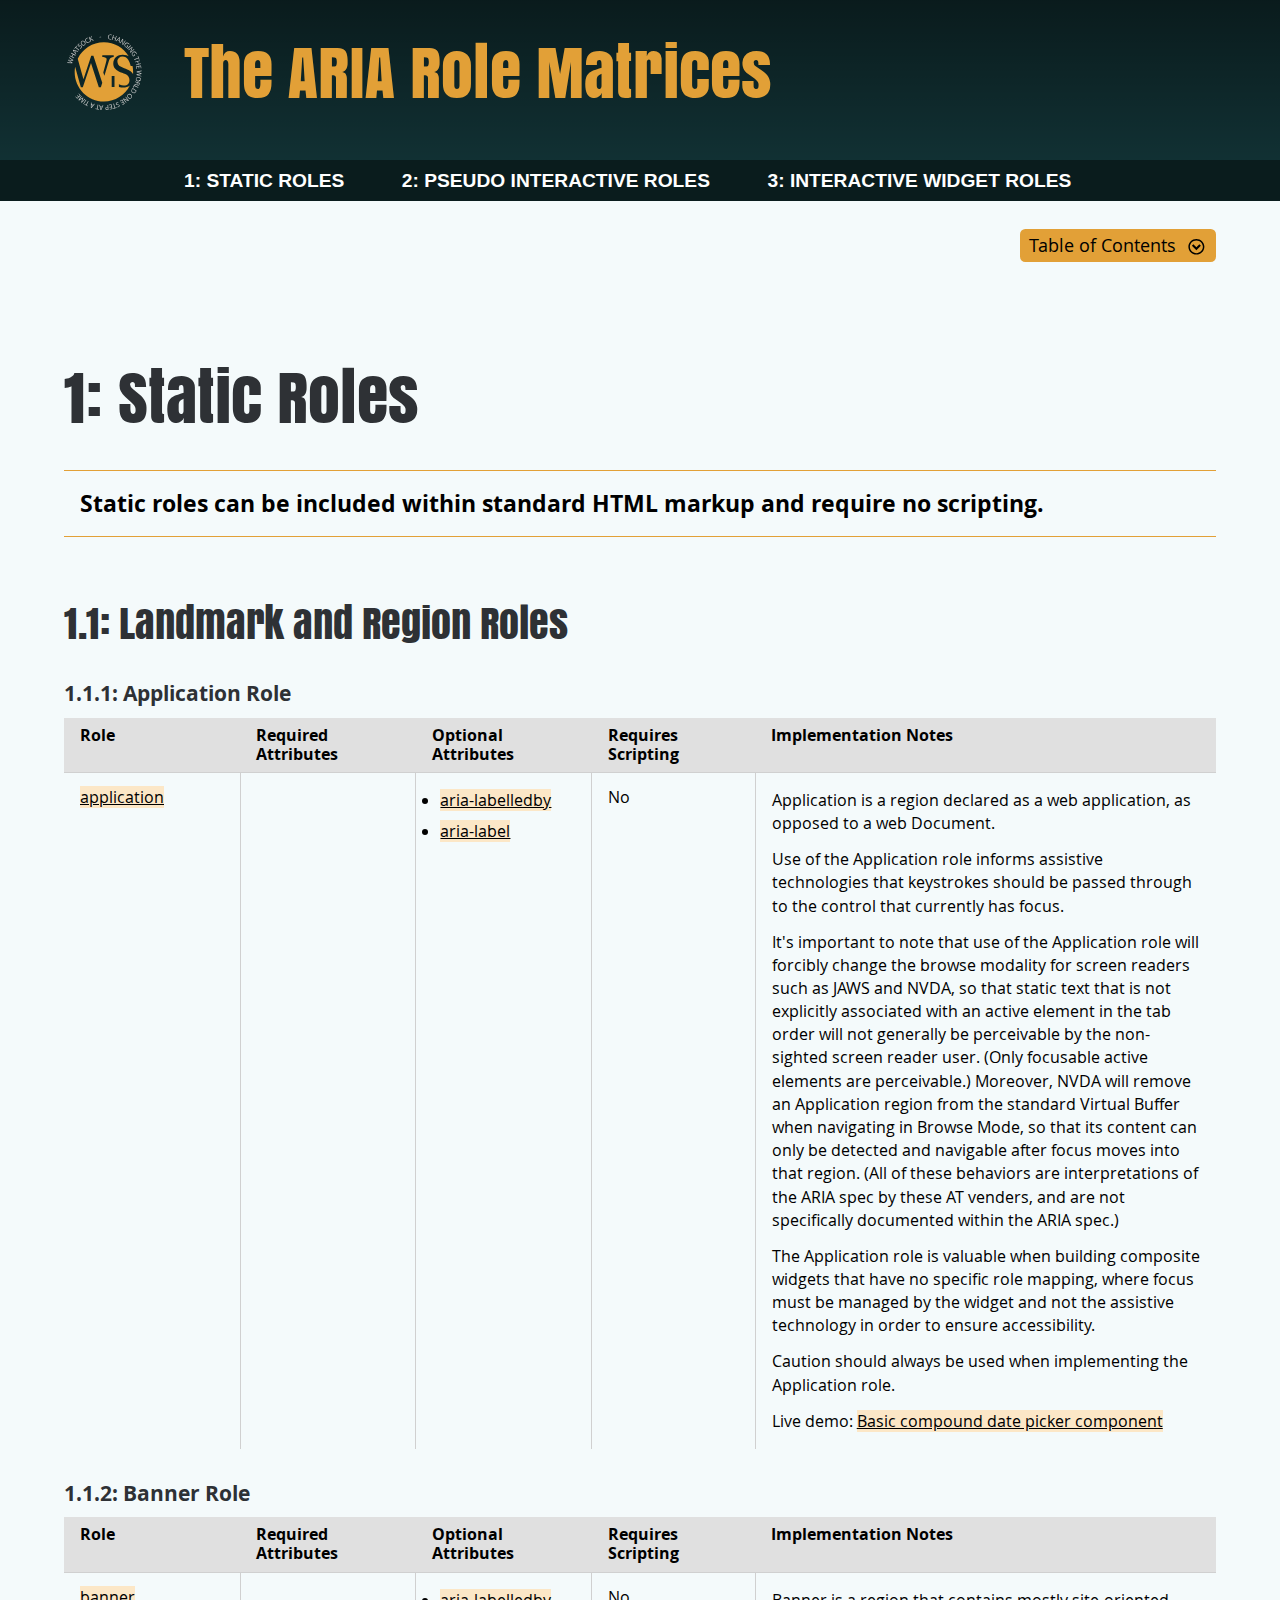
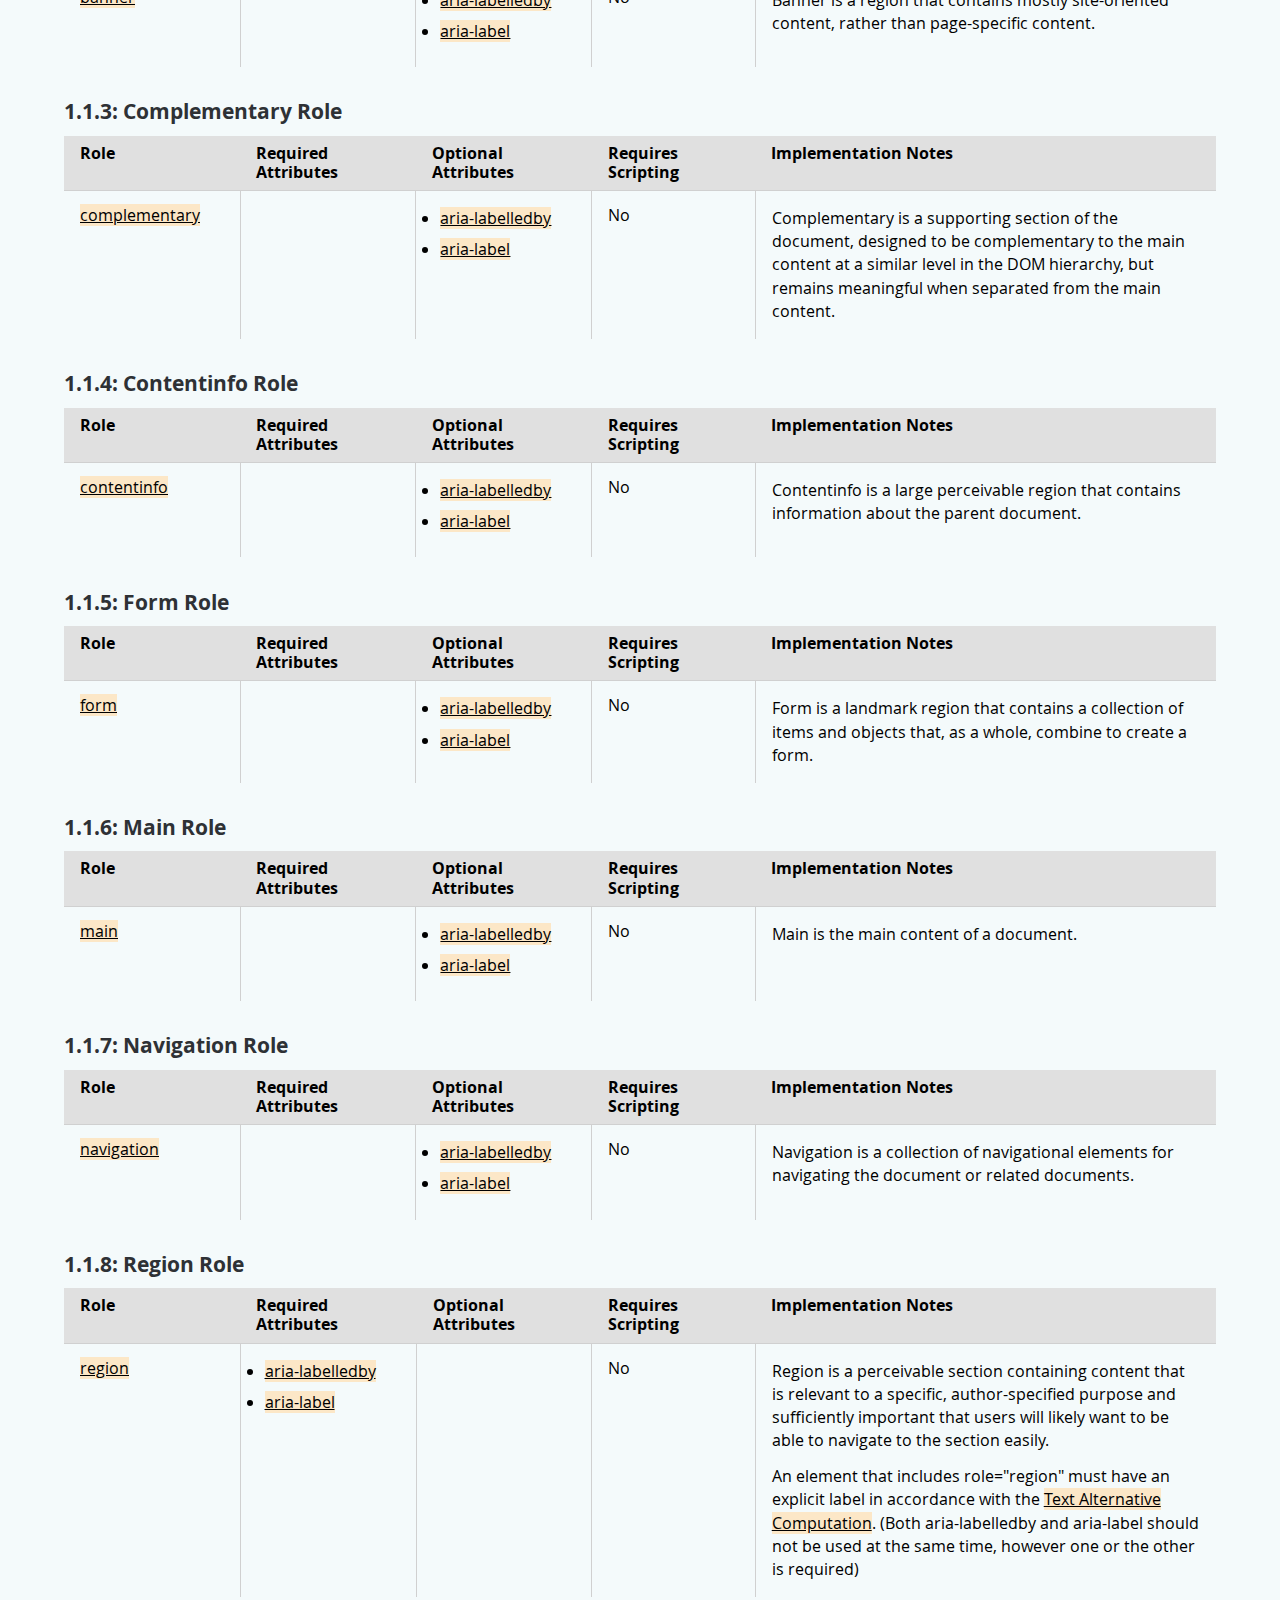
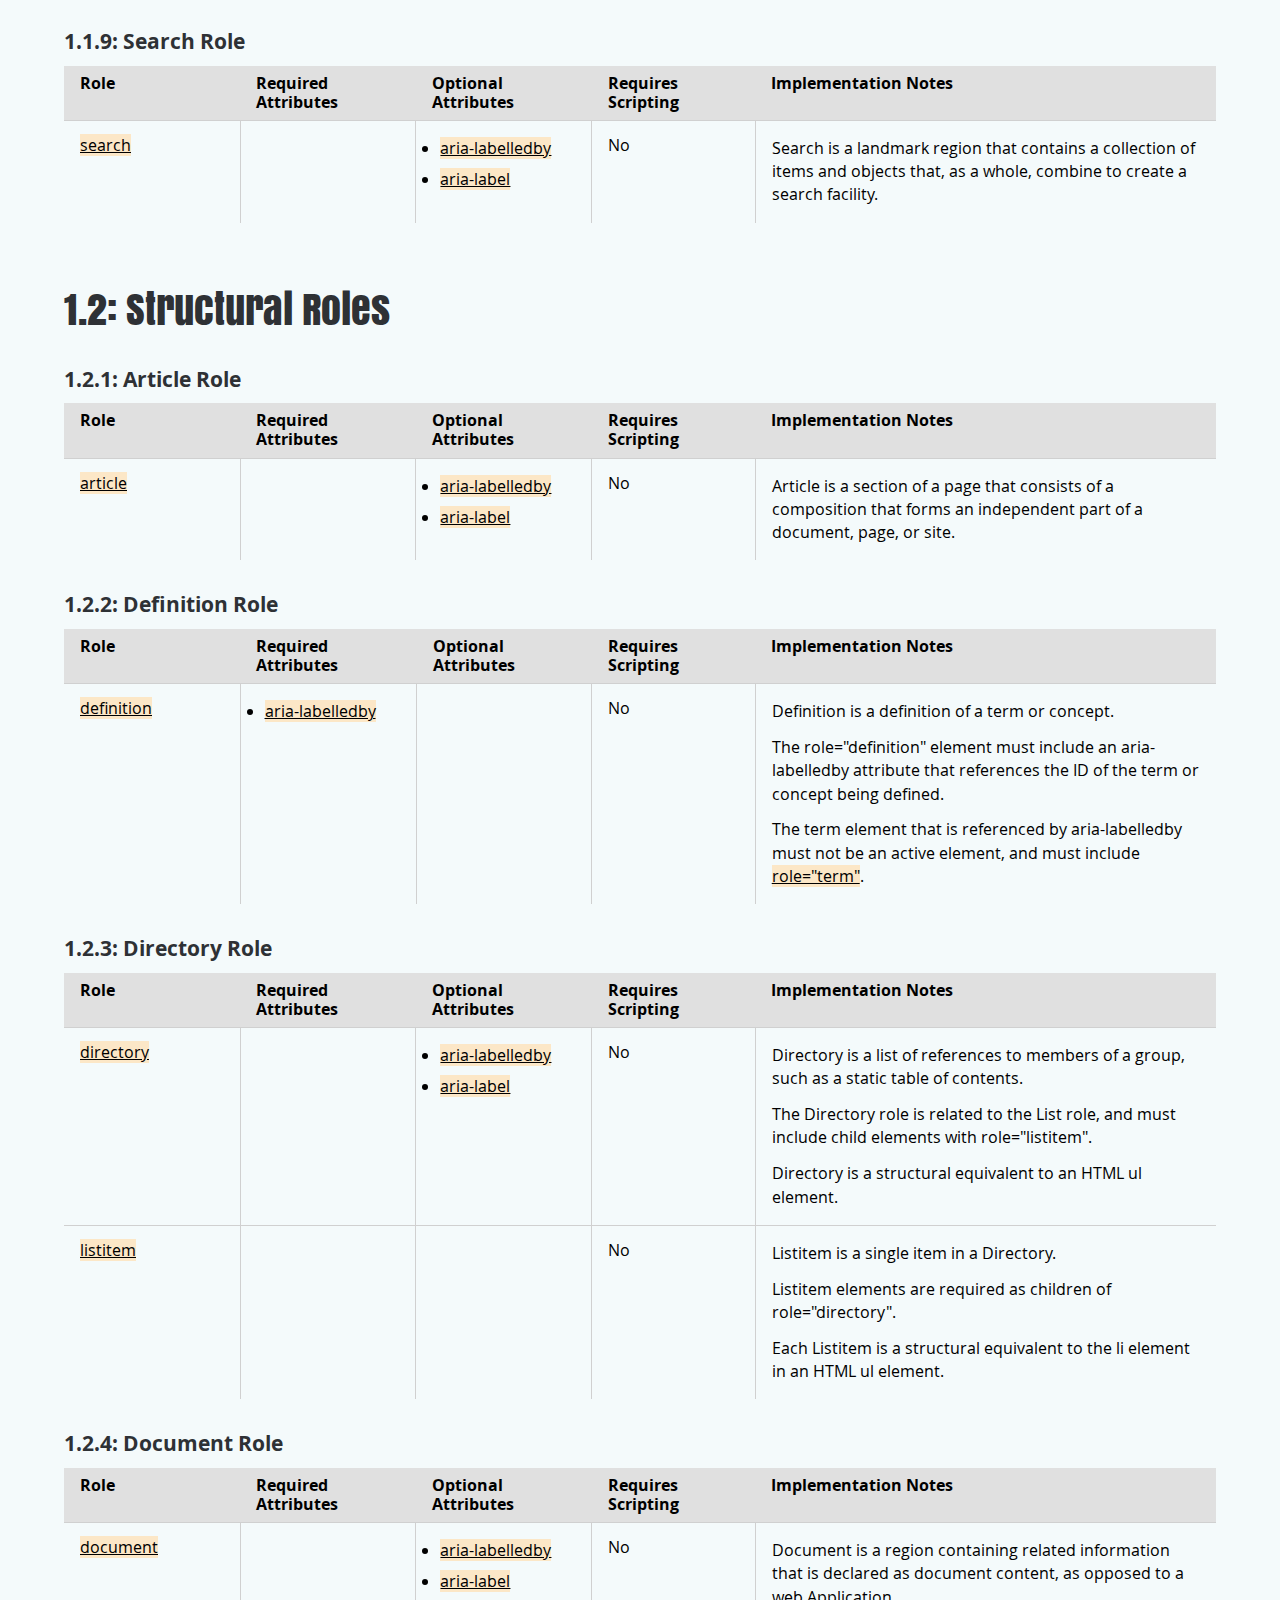
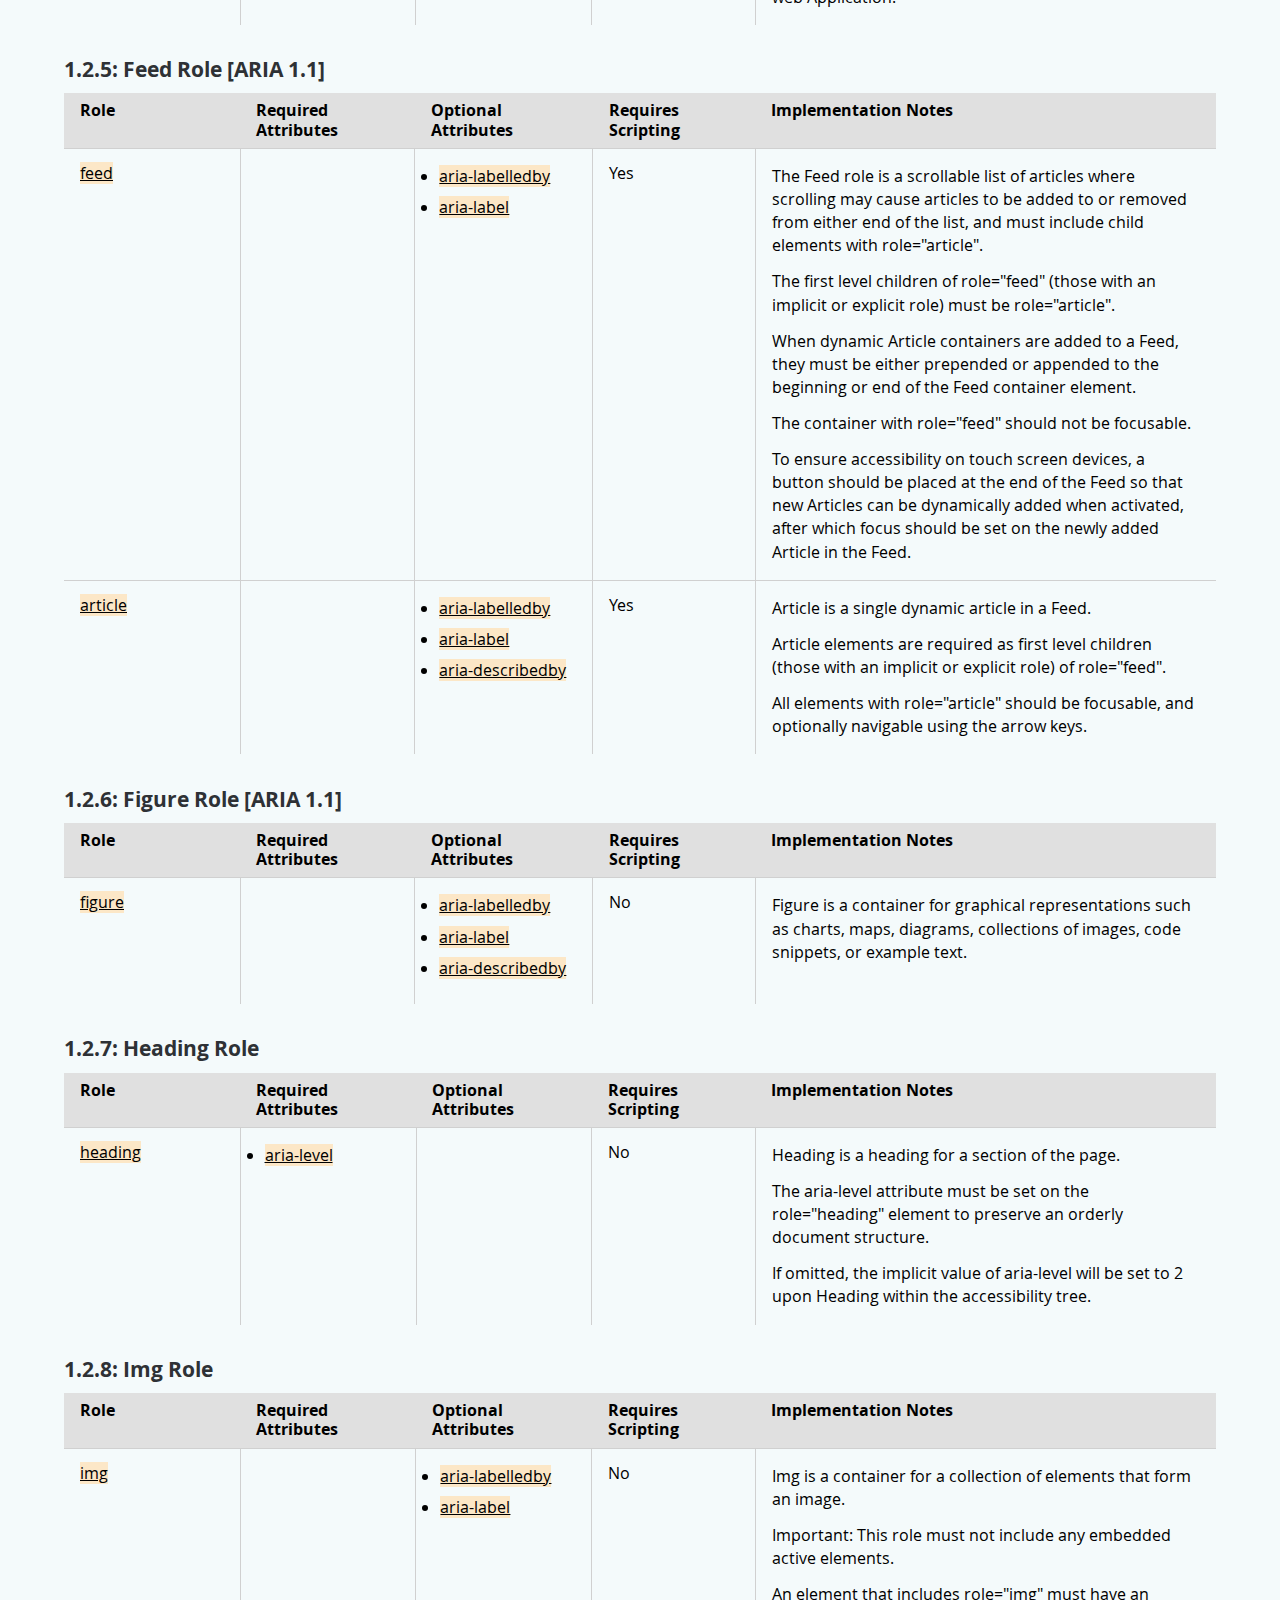
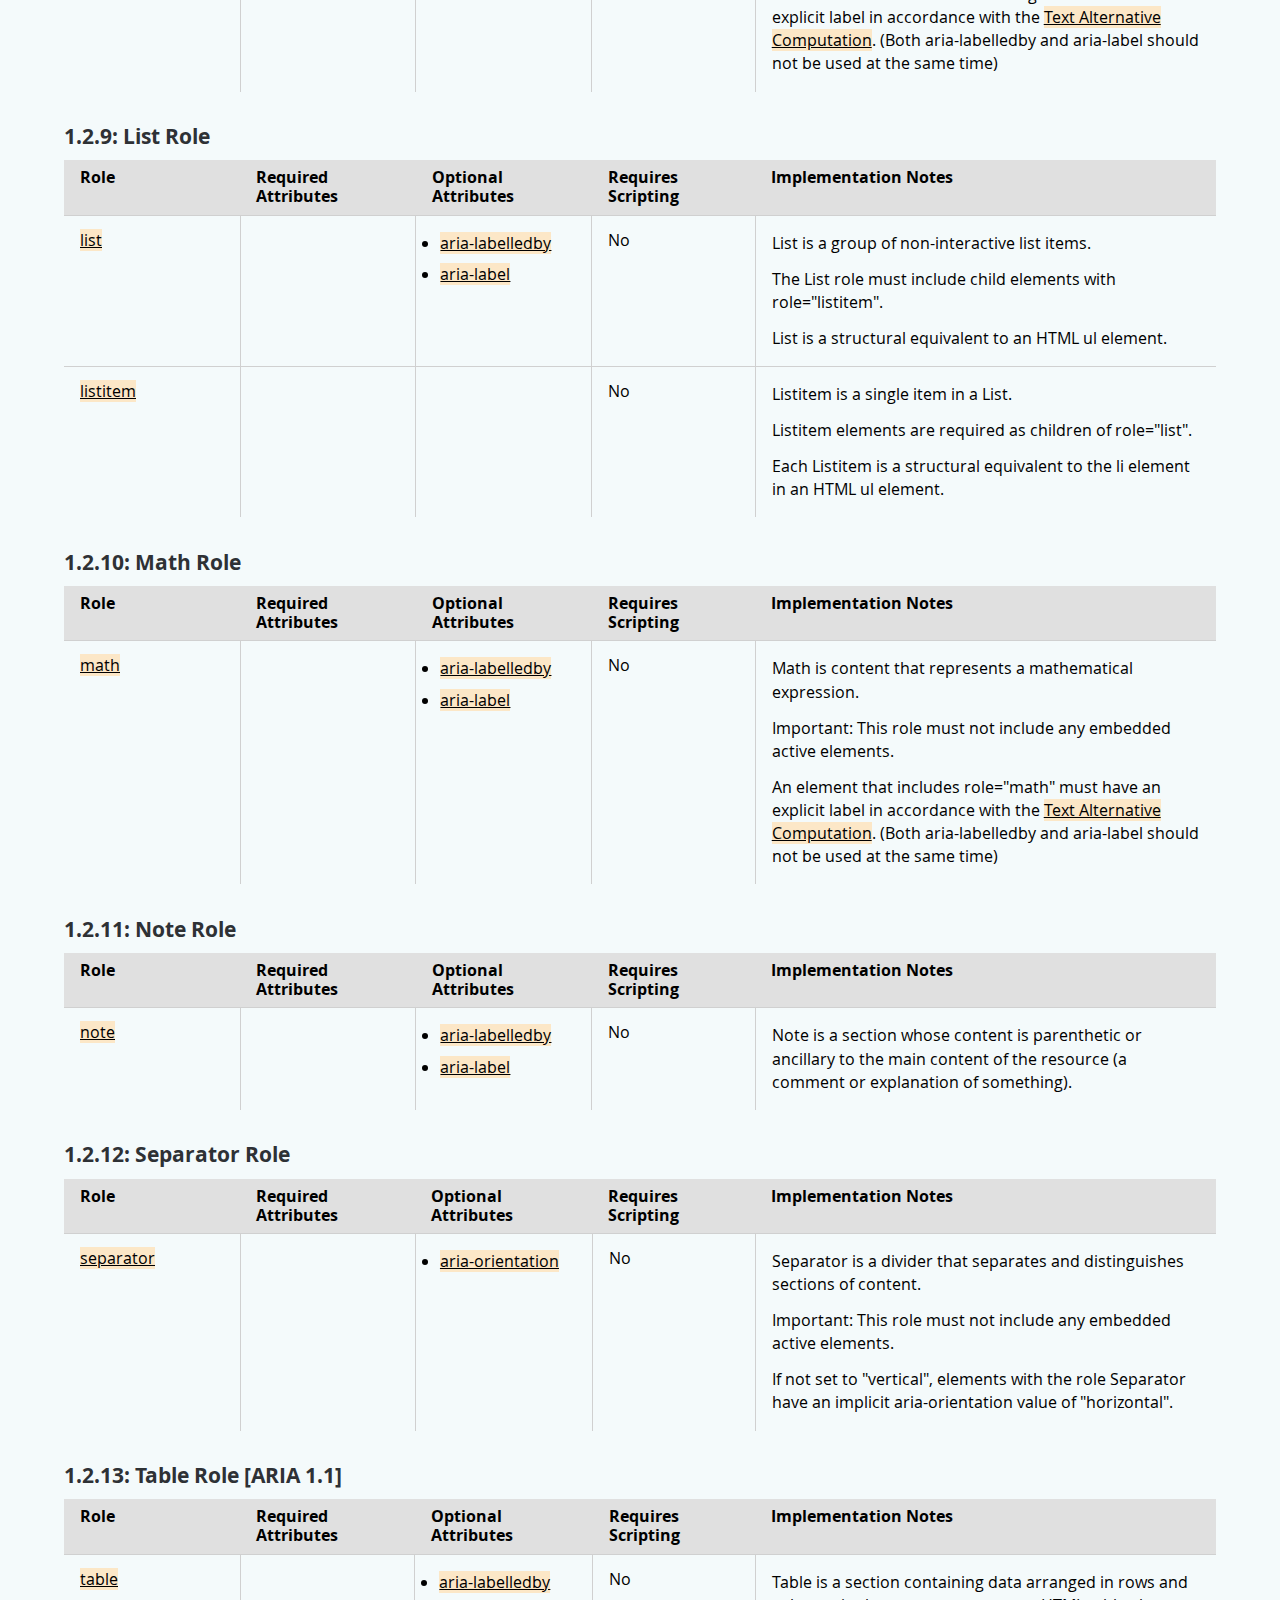
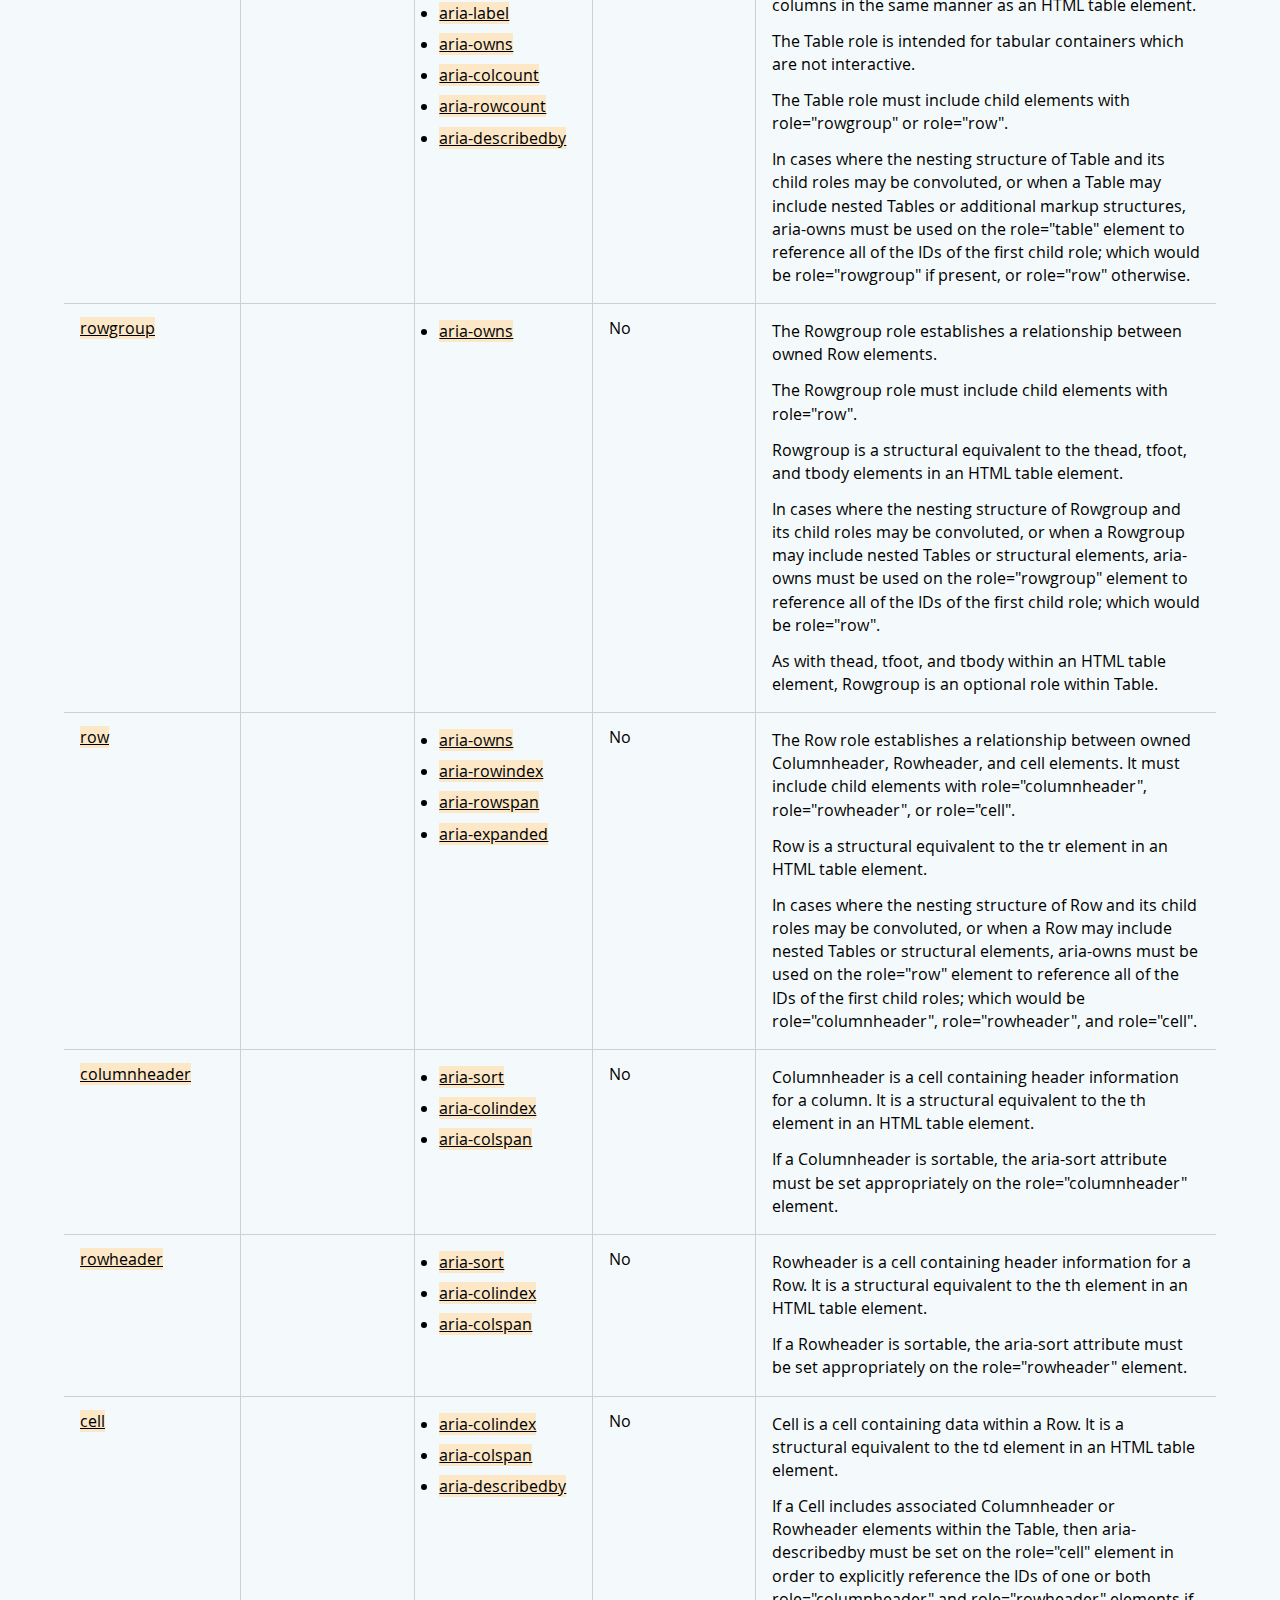
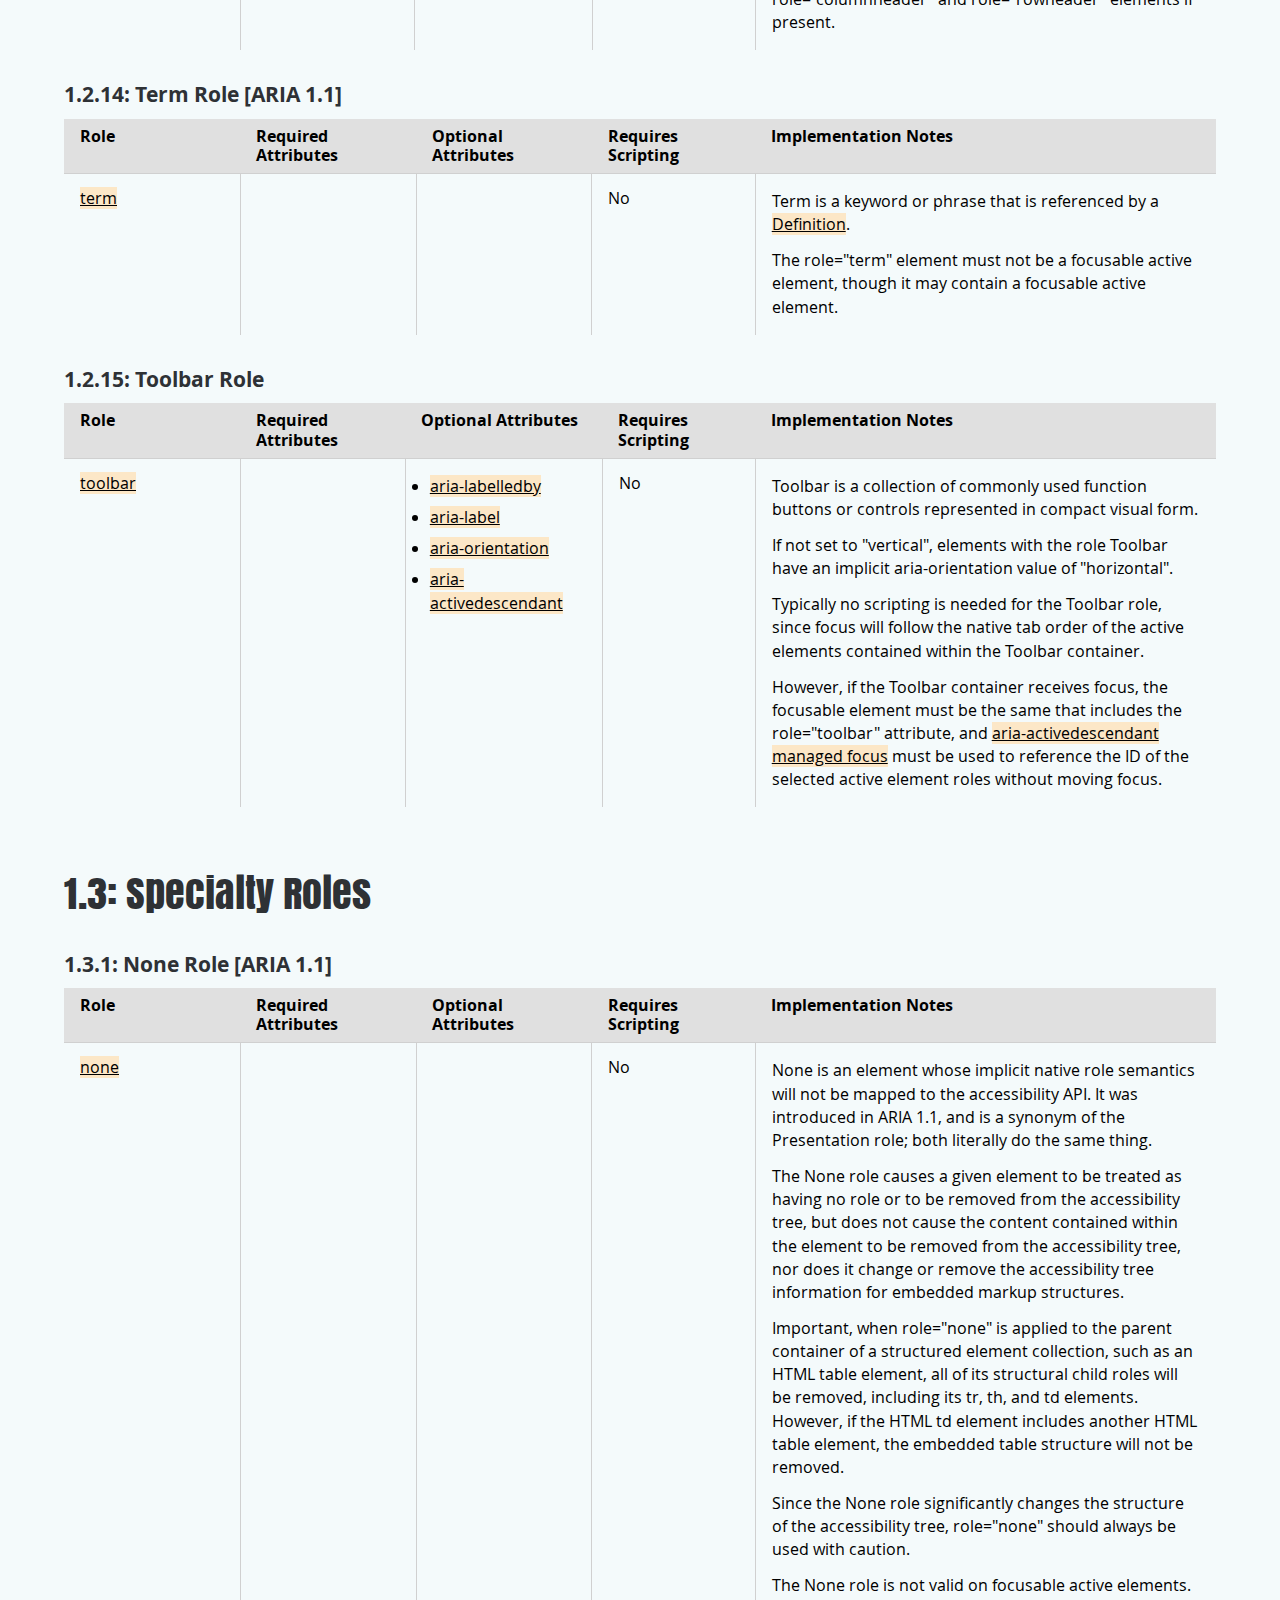
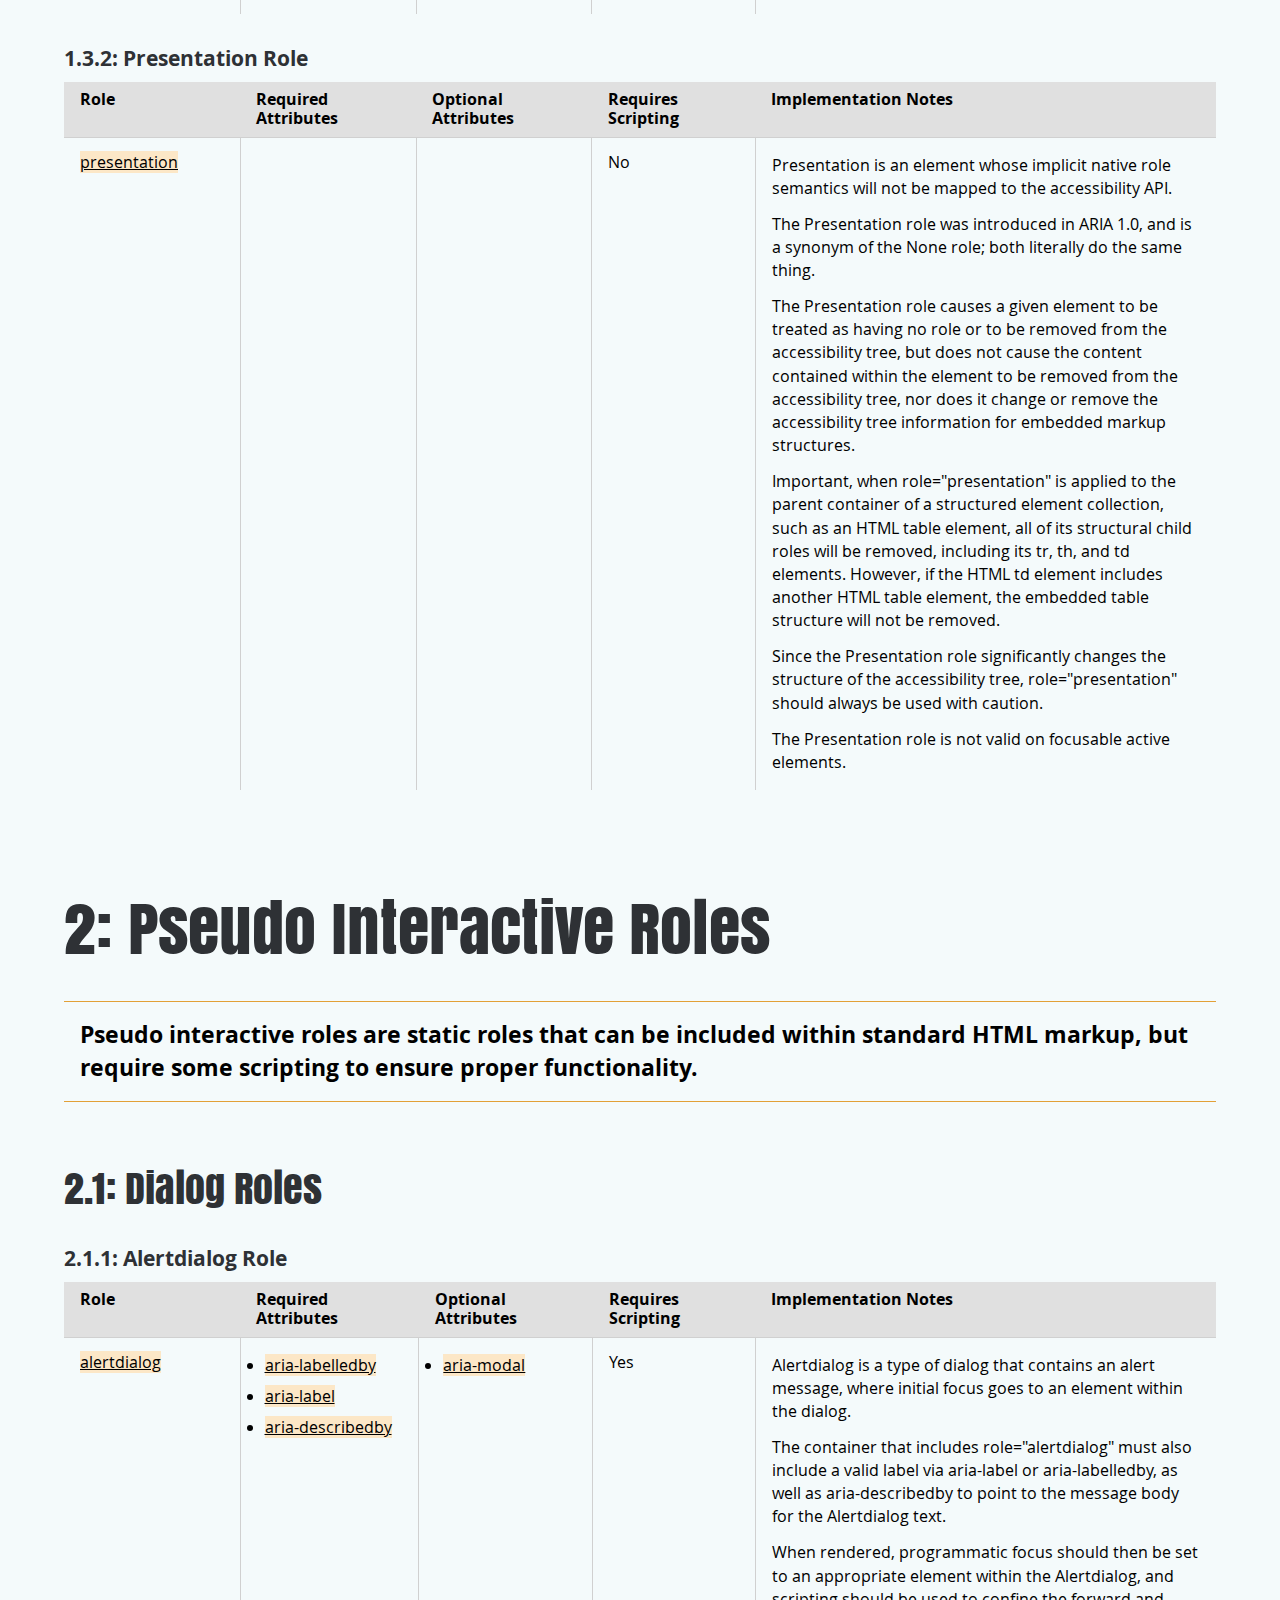
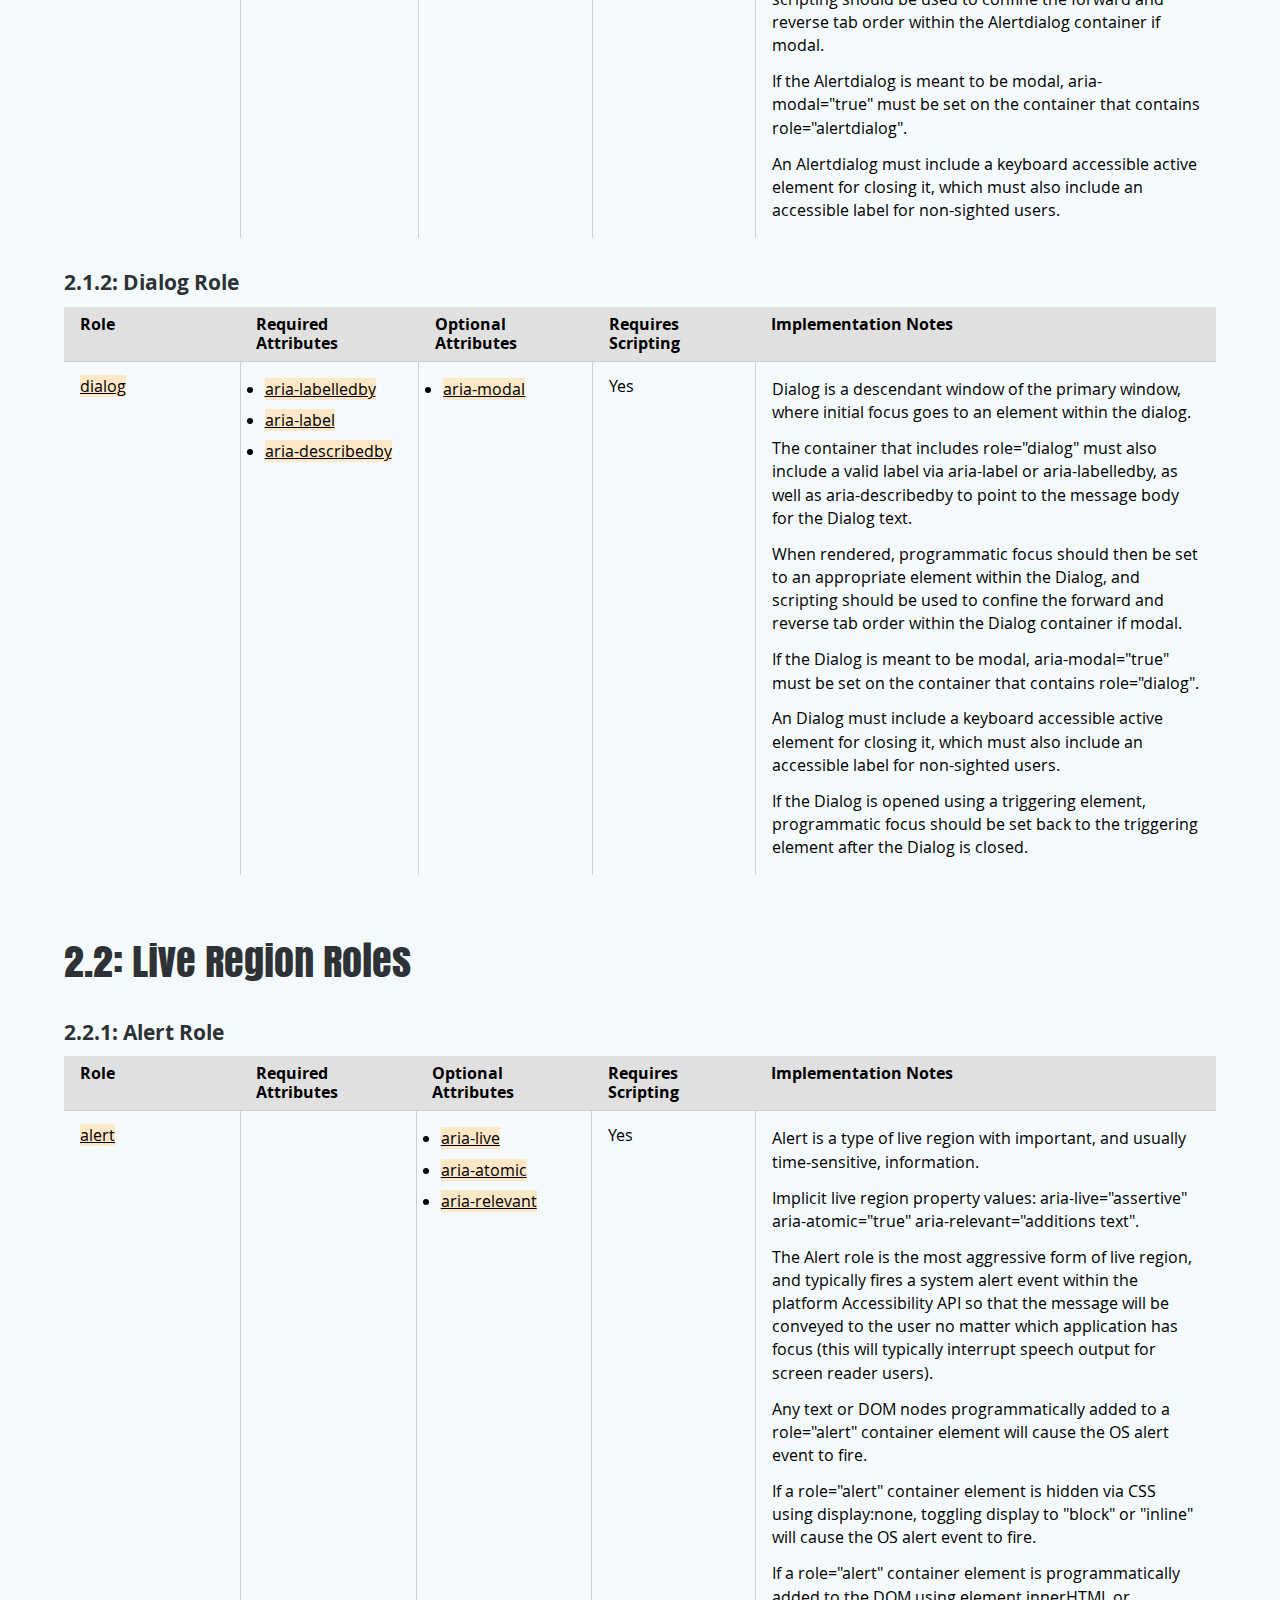
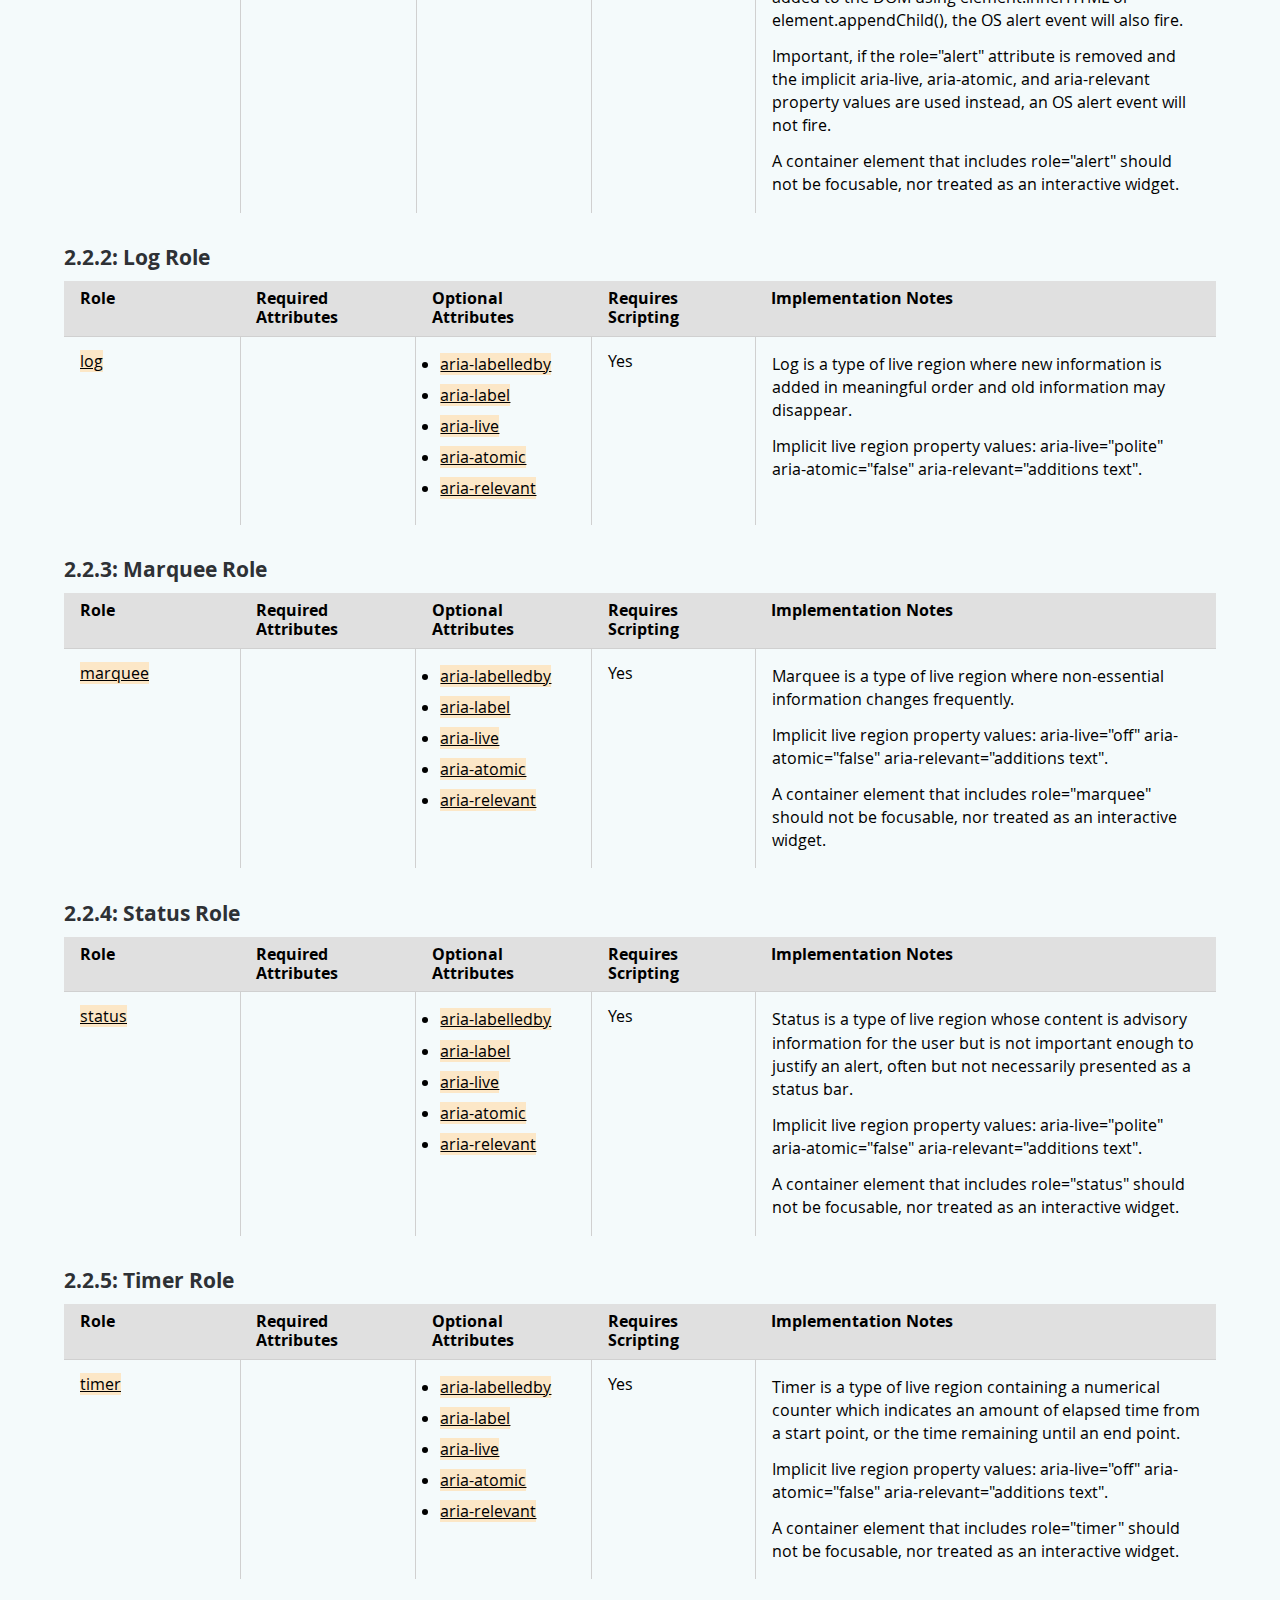
<file: Static vs. Interactive Widget Roles - Ensuring Proper Functionality in ARIA/matrices/index.htm>
<!DOCTYPE html>
<html lang="en">
    <head>
        <meta http-equiv="Content-Type" content="text/html; charset=UTF-8" />
        <title>The ARIA Role Conformance Matrices </title>
        <meta name="Author" content="Bryan Garaventa">
                <meta content="width=device-width, initial-scale=1.0" name="viewport" />
        <link rel="stylesheet" type="text/css" href="css/global.css">
        <script type="text/javascript">
            var isVisualARIA = false;
        </script>
        <script type="text/javascript" src="js/jQuery.js"></script>
        <script type="text/javascript" src="js/Acc.DC.API.js"></script>
        <script type="text/javascript" src="js/setup.js"></script>
    </head>
    <body>
        <div id="container">
            <header>
                <div class="menuLinks">
                    <p class="logo"><a href="http://whatsock.com/"><img title="WhatSock : Changing the world one step at a time" alt="WhatSock : Changing the world one step at a time" src="img/whatsock.svg" /></a></p>
                </div>
                <div id="hd1" class="hd" tabindex="-1">
                    <h1><span>The ARIA Role Matrices</span></h1>
                </div>
                <nav id="ph">
                    <h2 class="nopermalink">Main navigation</h2>
                </nav>
            </header>
            <div id="wrapper">
                <main>
                    <div class="intro" id="toc">
                        <dl role="presentation">
                            <dt>
                                <a id="tocBtn" href="#" role="button" aria-expanded="false"><span>Table of Contents</span></a>
                            </dt>
                            <dd id="tocDD">
                            </dd>
                        </dl>
                    </div>
                    <div class="cb" id="pgContent">
                        <div id="pg-intro">
                            <div id="static-roles" class="hd" tabindex="-1">
                                <h2><span>1: Static Roles</span></h2>
                            </div>
                            <div class="highlight">
                                <p>Static roles can be included within standard HTML markup and require no scripting.</p>
                            </div>
                            <div id="landmark-roles" class="hd" tabindex="-1">
                                <h3><span>1.1: Landmark and Region Roles</span></h3>
                            </div>
                            <div id="application" class="hd" tabindex="-1">
                                <h4><span>1.1.1: Application Role</span></h4>
                            </div>
                            <div class="intro tal">
                                <table aria-label="application" class="reference">
                                    <tr>
                                        <th scope="col">
                                            <span><a>Role</a></span>
                                        </th>
                                        <th scope="col">
                                            <span><a>Required Attributes</a></span>
                                        </th>
                                        <th scope="col">
                                            <span><a>Optional Attributes</a></span>
                                        </th>
                                        <th scope="col">
                                            <span><a>Requires Scripting</a></span>
                                        </th>
                                        <th class="notes" scope="col">
                                            <span><a>Implementation Notes</a></span>
                                        </th>
                                    </tr>
                                    <tr>
                                        <td title="Role" class="cell">
                                            <!-- Role --><a target="_blank" href="http://www.w3.org/TR/wai-aria-1.1/#application">application</a>
                                        </td>
                                        <td title="Required Attributes" class="cell">
                                            <!-- Required Attributes -->
                                        </td>
                                        <td title="Optional Attributes" class="cell">
                                            <!-- Optional Attributes -->
                                            <ul>
                                                <li><a target="_blank" href="http://www.w3.org/TR/wai-aria-1.1/#aria-labelledby">aria-labelledby</a></li>
                                                <li><a target="_blank" href="http://www.w3.org/TR/wai-aria-1.1/#aria-label">aria-label</a></li>
                                            </ul>
                                        </td>
                                        <td title="Requires Scripting" class="cell">
                                            <!-- Requires Scripting --><a>No</a>
                                        </td>
                                        <td title="Implementation Notes" class="notes">
                                            <!-- Implementation Notes -->
											<p>Application is a region declared as a web application, as opposed to a web Document.</p>
											<p>Use of the Application role informs assistive technologies that keystrokes 
											should be passed through to the control that currently has focus.</p>
											<p>It's important to note that use of the Application role will forcibly change 
											the browse modality for screen readers such as JAWS and NVDA, so that static 
											text that is not explicitly associated with an active element in the tab order 
											will not generally be perceivable by the non-sighted screen reader user. 
											(Only focusable active elements are perceivable.) Moreover, NVDA will remove 
											an Application region from the standard Virtual Buffer when navigating 
											in Browse Mode, so that its content can only be detected and navigable 
											after focus moves into that region. (All of these behaviors are interpretations 
											of the ARIA spec by these AT venders, and are not specifically documented within 
											the ARIA spec.)</p>
											<p>The Application role is valuable when building composite widgets 
											that have no specific role mapping, where focus must be managed by the widget 
											and not the assistive technology in order to ensure accessibility.</p>
											<p>Caution should always be used when implementing the Application role.</p>
	
											<p>Live demo: <a target="_blank" href="http://whatsock.com/tsg/Coding%20Arena/ARIA%20Date%20Pickers/ARIA%20Date%20Picker%20(Basic)/demo.htm">Basic compound date picker component</a>
	</p>
                                        </td>
                                    </tr>
                                </table>
                            </div>
                            <div id="banner" class="hd" tabindex="-1">
                                <h4><span>1.1.2: Banner Role</span></h4>
                            </div>
                            <div class="intro tal">
                                <table aria-label="banner" class="reference">
                                    <tr>
                                        <th scope="col">
                                            <span><a>Role</a></span>
                                        </th>
                                        <th scope="col">
                                            <span><a>Required Attributes</a></span>
                                        </th>
                                        <th scope="col">
                                            <span><a>Optional Attributes</a></span>
                                        </th>
                                        <th scope="col">
                                            <span><a>Requires Scripting</a></span>
                                        </th>
                                        <th class="notes" scope="col">
                                            <span><a>Implementation Notes</a></span>
                                        </th>
                                    </tr>
                                    <tr>
                                        <td title="Role" class="cell">
                                            <!-- Role --><a target="_blank" href="http://www.w3.org/TR/wai-aria-1.1/#banner">banner</a>
                                        </td>
                                        <td title="Required Attributes" class="cell">
                                            <!-- Required Attributes -->
                                        </td>
                                        <td title="Optional Attributes" class="cell">
                                            <!-- Optional Attributes -->
                                            <ul>
                                                <li><a target="_blank" href="http://www.w3.org/TR/wai-aria-1.1/#aria-labelledby">aria-labelledby</a></li>
                                                <li><a target="_blank" href="http://www.w3.org/TR/wai-aria-1.1/#aria-label">aria-label</a></li>
                                            </ul>
                                        </td>
                                        <td title="Requires Scripting" class="cell">
                                            <!-- Requires Scripting --><a>No</a>
                                        </td>
                                        <td title="Implementation Notes" class="notes">
                                            <!-- Implementation Notes --><p>
	Banner is a region that contains mostly site-oriented content, rather than page-specific content.
	</p>
                                        </td>
                                    </tr>
                                </table>
                            </div>
                            <div id="complementary" class="hd" tabindex="-1">
                                <h4><span>1.1.3: Complementary Role</span></h4>
                            </div>
                            <div class="intro tal">
                                <table aria-label="complementary" class="reference">
                                    <tr>
                                        <th scope="col">
                                            <span><a>Role</a></span>
                                        </th>
                                        <th scope="col">
                                            <span><a>Required Attributes</a></span>
                                        </th>
                                        <th scope="col">
                                            <span><a>Optional Attributes</a></span>
                                        </th>
                                        <th scope="col">
                                            <span><a>Requires Scripting</a></span>
                                        </th>
                                        <th class="notes" scope="col">
                                            <span><a>Implementation Notes</a></span>
                                        </th>
                                    </tr>
                                    <tr>
                                        <td title="Role" class="cell">
                                            <!-- Role --><a target="_blank" href="http://www.w3.org/TR/wai-aria-1.1/#complementary">complementary</a>
                                        </td>
                                        <td title="Required Attributes" class="cell">
                                            <!-- Required Attributes -->
                                        </td>
                                        <td title="Optional Attributes" class="cell">
                                            <!-- Optional Attributes -->
                                            <ul>
                                                <li><a target="_blank" href="http://www.w3.org/TR/wai-aria-1.1/#aria-labelledby">aria-labelledby</a></li>
                                                <li><a target="_blank" href="http://www.w3.org/TR/wai-aria-1.1/#aria-label">aria-label</a></li>
                                            </ul>
                                        </td>
                                        <td title="Requires Scripting" class="cell">
                                            <!-- Requires Scripting --><a>No</a>
                                        </td>
                                        <td title="Implementation Notes" class="notes">
                                            <!-- Implementation Notes --><p>
	Complementary is a supporting section of the document, designed to be complementary to the main content at a similar level in the DOM hierarchy, but remains meaningful when separated from the main content.
	</p>
                                        </td>
                                    </tr>
                                </table>
                            </div>
                            <div id="contentinfo" class="hd" tabindex="-1">
                                <h4><span>1.1.4: Contentinfo Role</span></h4>
                            </div>
                            <div class="intro tal">
                                <table aria-label="contentinfo" class="reference">
                                    <tr>
                                        <th scope="col">
                                            <span><a>Role</a></span>
                                        </th>
                                        <th scope="col">
                                            <span><a>Required Attributes</a></span>
                                        </th>
                                        <th scope="col">
                                            <span><a>Optional Attributes</a></span>
                                        </th>
                                        <th scope="col">
                                            <span><a>Requires Scripting</a></span>
                                        </th>
                                        <th class="notes" scope="col">
                                            <span><a>Implementation Notes</a></span>
                                        </th>
                                    </tr>
                                    <tr>
                                        <td title="Role" class="cell">
                                            <!-- Role --><a target="_blank" href="http://www.w3.org/TR/wai-aria-1.1/#contentinfo">contentinfo</a>
                                        </td>
                                        <td title="Required Attributes" class="cell">
                                            <!-- Required Attributes -->
                                        </td>
                                        <td title="Optional Attributes" class="cell">
                                            <!-- Optional Attributes -->
                                            <ul>
                                                <li><a target="_blank" href="http://www.w3.org/TR/wai-aria-1.1/#aria-labelledby">aria-labelledby</a></li>
                                                <li><a target="_blank" href="http://www.w3.org/TR/wai-aria-1.1/#aria-label">aria-label</a></li>
                                            </ul>
                                        </td>
                                        <td title="Requires Scripting" class="cell">
                                            <!-- Requires Scripting --><a>No</a>
                                        </td>
                                        <td title="Implementation Notes" class="notes">
                                            <!-- Implementation Notes --><p>
	Contentinfo is a large perceivable region that contains information about the parent document.
	</p>
                                        </td>
                                    </tr>
                                </table>
                            </div>
                            <div id="form" class="hd" tabindex="-1">
                                <h4><span>1.1.5: Form Role</span></h4>
                            </div>
                            <div class="intro tal">
                                <table aria-label="form" class="reference">
                                    <tr>
                                        <th scope="col">
                                            <span><a>Role</a></span>
                                        </th>
                                        <th scope="col">
                                            <span><a>Required Attributes</a></span>
                                        </th>
                                        <th scope="col">
                                            <span><a>Optional Attributes</a></span>
                                        </th>
                                        <th scope="col">
                                            <span><a>Requires Scripting</a></span>
                                        </th>
                                        <th class="notes" scope="col">
                                            <span><a>Implementation Notes</a></span>
                                        </th>
                                    </tr>
                                    <tr>
                                        <td title="Role" class="cell">
                                            <!-- Role --><a target="_blank" href="http://www.w3.org/TR/wai-aria-1.1/#form">form</a>
                                        </td>
                                        <td title="Required Attributes" class="cell">
                                            <!-- Required Attributes -->
                                        </td>
                                        <td title="Optional Attributes" class="cell">
                                            <!-- Optional Attributes -->
                                            <ul>
                                                <li><a target="_blank" href="http://www.w3.org/TR/wai-aria-1.1/#aria-labelledby">aria-labelledby</a></li>
                                                <li><a target="_blank" href="http://www.w3.org/TR/wai-aria-1.1/#aria-label">aria-label</a></li>
                                            </ul>
                                        </td>
                                        <td title="Requires Scripting" class="cell">
                                            <!-- Requires Scripting --><a>No</a>
                                        </td>
                                        <td title="Implementation Notes" class="notes">
                                            <!-- Implementation Notes --><p>
	Form is a landmark region that contains a collection of items and objects that, as a whole, combine to create a form.
	</p>
                                        </td>
                                    </tr>
                                </table>
                            </div>
                            <div id="main" class="hd" tabindex="-1">
                                <h4><span>1.1.6: Main Role</span></h4>
                            </div>
                            <div class="intro tal">
                                <table aria-label="main" class="reference">
                                    <tr>
                                        <th scope="col">
                                            <span><a>Role</a></span>
                                        </th>
                                        <th scope="col">
                                            <span><a>Required Attributes</a></span>
                                        </th>
                                        <th scope="col">
                                            <span><a>Optional Attributes</a></span>
                                        </th>
                                        <th scope="col">
                                            <span><a>Requires Scripting</a></span>
                                        </th>
                                        <th class="notes" scope="col">
                                            <span><a>Implementation Notes</a></span>
                                        </th>
                                    </tr>
                                    <tr>
                                        <td title="Role" class="cell">
                                            <!-- Role --><a target="_blank" href="http://www.w3.org/TR/wai-aria-1.1/#main">main</a>
                                        </td>
                                        <td title="Required Attributes" class="cell">
                                            <!-- Required Attributes -->
                                        </td>
                                        <td title="Optional Attributes" class="cell">
                                            <!-- Optional Attributes -->
                                            <ul>
                                                <li><a target="_blank" href="http://www.w3.org/TR/wai-aria-1.1/#aria-labelledby">aria-labelledby</a></li>
                                                <li><a target="_blank" href="http://www.w3.org/TR/wai-aria-1.1/#aria-label">aria-label</a></li>
                                            </ul>
                                        </td>
                                        <td title="Requires Scripting" class="cell">
                                            <!-- Requires Scripting --><a>No</a>
                                        </td>
                                        <td title="Implementation Notes" class="notes">
                                            <!-- Implementation Notes -->
											<p>Main is the main content of a document.</p>
                                        </td>
                                    </tr>
                                </table>
                            </div>
                            <div id="navigation" class="hd" tabindex="-1">
                                <h4><span>1.1.7: Navigation Role</span></h4>
                            </div>
                            <div class="intro tal">
                                <table aria-label="navigation" class="reference">
                                    <tr>
                                        <th scope="col">
                                            <span><a>Role</a></span>
                                        </th>
                                        <th scope="col">
                                            <span><a>Required Attributes</a></span>
                                        </th>
                                        <th scope="col">
                                            <span><a>Optional Attributes</a></span>
                                        </th>
                                        <th scope="col">
                                            <span><a>Requires Scripting</a></span>
                                        </th>
                                        <th class="notes" scope="col">
                                            <span><a>Implementation Notes</a></span>
                                        </th>
                                    </tr>
                                    <tr>
                                        <td title="Role" class="cell">
                                            <!-- Role --><a target="_blank" href="http://www.w3.org/TR/wai-aria-1.1/#navigation">navigation</a>
                                        </td>
                                        <td title="Required Attributes" class="cell">
                                            <!-- Required Attributes -->
                                        </td>
                                        <td title="Optional Attributes" class="cell">
                                            <!-- Optional Attributes -->
                                            <ul>
                                                <li><a target="_blank" href="http://www.w3.org/TR/wai-aria-1.1/#aria-labelledby">aria-labelledby</a></li>
                                                <li><a target="_blank" href="http://www.w3.org/TR/wai-aria-1.1/#aria-label">aria-label</a></li>
                                            </ul>
                                        </td>
                                        <td title="Requires Scripting" class="cell">
                                            <!-- Requires Scripting --><a>No</a>
                                        </td>
                                        <td title="Implementation Notes" class="notes">
                                            <!-- Implementation Notes -->
											<p>Navigation is a collection of navigational  elements for navigating 
											the document or related documents.</p>
                                        </td>
                                    </tr>
                                </table>
                            </div>
                            <div id="region" class="hd" tabindex="-1">
                                <h4><span>1.1.8: Region Role</span></h4>
                            </div>
                            <div class="intro tal">
                                <table aria-label="region" class="reference">
                                    <tr>
                                        <th scope="col">
                                            <span><a>Role</a></span>
                                        </th>
                                        <th scope="col">
                                            <span><a>Required Attributes</a></span>
                                        </th>
                                        <th scope="col">
                                            <span><a>Optional Attributes</a></span>
                                        </th>
                                        <th scope="col">
                                            <span><a>Requires Scripting</a></span>
                                        </th>
                                        <th class="notes" scope="col">
                                            <span><a>Implementation Notes</a></span>
                                        </th>
                                    </tr>
                                    <tr>
                                        <td title="Role" class="cell">
                                            <!-- Role --><a target="_blank" href="http://www.w3.org/TR/wai-aria-1.1/#region">region</a>
                                        </td>
                                        <td title="Required Attributes" class="cell">
                                            <!-- Required Attributes -->
                                            <ul>
                                                <li><a target="_blank" href="http://www.w3.org/TR/wai-aria-1.1/#aria-labelledby">aria-labelledby</a></li>
                                                <li><a target="_blank" href="http://www.w3.org/TR/wai-aria-1.1/#aria-label">aria-label</a></li>
                                            </ul>
                                        </td>
                                        <td title="Optional Attributes" class="cell">
                                            <!-- Optional Attributes -->
                                        </td>
                                        <td title="Requires Scripting" class="cell">
                                            <!-- Requires Scripting --><a>No</a>
                                        </td>
                                        <td title="Implementation Notes" class="notes">
                                            <!-- Implementation Notes -->
											<p>Region is a perceivable section containing content that is relevant 
											to a specific, author-specified  purpose and sufficiently important 
											that users will likely want to be able to navigate to the section easily.</p>
											<p>An element that includes role="region" must have an explicit label in 
											accordance with the 
											<a target="_blank" href="http://www.w3.org/TR/accname-aam-1.1/#mapping_additional_nd_te">Text Alternative Computation</a>. 
											(Both aria-labelledby and aria-label should not be used at the same time, however one or the other is required)</p>
                                        </td>
                                    </tr>
                                </table>
                            </div>
                            <div id="search" class="hd" tabindex="-1">
                                <h4><span>1.1.9: Search Role</span></h4>
                            </div>
                            <div class="intro tal">
                                <table aria-label="search" class="reference">
                                    <tr>
                                        <th scope="col">
                                            <span><a>Role</a></span>
                                        </th>
                                        <th scope="col">
                                            <span><a>Required Attributes</a></span>
                                        </th>
                                        <th scope="col">
                                            <span><a>Optional Attributes</a></span>
                                        </th>
                                        <th scope="col">
                                            <span><a>Requires Scripting</a></span>
                                        </th>
                                        <th class="notes" scope="col">
                                            <span><a>Implementation Notes</a></span>
                                        </th>
                                    </tr>
                                    <tr>
                                        <td title="Role" class="cell">
                                            <!-- Role --><a target="_blank" href="http://www.w3.org/TR/wai-aria-1.1/#search">search</a>
                                        </td>
                                        <td title="Required Attributes" class="cell">
                                            <!-- Required Attributes -->
                                        </td>
                                        <td title="Optional Attributes" class="cell">
                                            <!-- Optional Attributes -->
                                            <ul>
                                                <li><a target="_blank" href="http://www.w3.org/TR/wai-aria-1.1/#aria-labelledby">aria-labelledby</a></li>
                                                <li><a target="_blank" href="http://www.w3.org/TR/wai-aria-1.1/#aria-label">aria-label</a></li>
                                            </ul>
                                        </td>
                                        <td title="Requires Scripting" class="cell">
                                            <!-- Requires Scripting --><a>No</a>
                                        </td>
                                        <td title="Implementation Notes" class="notes">
                                            <!-- Implementation Notes -->
											<p>Search is a landmark region that contains a collection of items and objects 
											that, as a whole, combine to create a search facility.</p>
                                        </td>
                                    </tr>
                                </table>
                            </div>
                            <div id="structural-roles" class="hd" tabindex="-1">
                                <h3><span>1.2: Structural Roles</span></h3>
                            </div>
                            <div id="article" class="hd" tabindex="-1">
                                <h4><span>1.2.1: Article Role</span></h4>
                            </div>
                            <div class="intro tal">
                                <table aria-label="article" class="reference">
                                    <tr>
                                        <th scope="col">
                                            <span><a>Role</a></span>
                                        </th>
                                        <th scope="col">
                                            <span><a>Required Attributes</a></span>
                                        </th>
                                        <th scope="col">
                                            <span><a>Optional Attributes</a></span>
                                        </th>
                                        <th scope="col">
                                            <span><a>Requires Scripting</a></span>
                                        </th>
                                        <th class="notes" scope="col">
                                            <span><a>Implementation Notes</a></span>
                                        </th>
                                    </tr>
                                    <tr>
                                        <td title="Role" class="cell">
                                            <!-- Role --><a target="_blank" href="http://www.w3.org/TR/wai-aria-1.1/#article">article</a>
                                        </td>
                                        <td title="Required Attributes" class="cell">
                                            <!-- Required Attributes -->
                                        </td>
                                        <td title="Optional Attributes" class="cell">
                                            <!-- Optional Attributes -->
                                            <ul>
                                                <li><a target="_blank" href="http://www.w3.org/TR/wai-aria-1.1/#aria-labelledby">aria-labelledby</a></li>
                                                <li><a target="_blank" href="http://www.w3.org/TR/wai-aria-1.1/#aria-label">aria-label</a></li>
                                            </ul>
                                        </td>
                                        <td title="Requires Scripting" class="cell">
                                            <!-- Requires Scripting --><a>No</a>
                                        </td>
                                        <td title="Implementation Notes" class="notes">
                                            <!-- Implementation Notes --><p>
	Article is a section of a page that consists of a composition that forms an independent part of a document, page, or site.
	</p>
                                        </td>
                                    </tr>
                                </table>
                            </div>
                            <div id="definition" class="hd" tabindex="-1">
                                <h4><span>1.2.2: Definition Role</span></h4>
                            </div>
                            <div class="intro tal">
                                <table aria-label="definition" class="reference">
                                    <tr>
                                        <th scope="col">
                                            <span><a>Role</a></span>
                                        </th>
                                        <th scope="col">
                                            <span><a>Required Attributes</a></span>
                                        </th>
                                        <th scope="col">
                                            <span><a>Optional Attributes</a></span>
                                        </th>
                                        <th scope="col">
                                            <span><a>Requires Scripting</a></span>
                                        </th>
                                        <th class="notes" scope="col">
                                            <span><a>Implementation Notes</a></span>
                                        </th>
                                    </tr>
                                    <tr>
                                        <td title="Role" class="cell">
                                            <!-- Role --><a target="_blank" href="http://www.w3.org/TR/wai-aria-1.1/#definition">definition</a>
                                        </td>
                                        <td title="Required Attributes" class="cell">
                                            <!-- Required Attributes -->
                                            <ul>
                                                <li><a target="_blank" href="http://www.w3.org/TR/wai-aria-1.1/#aria-labelledby">aria-labelledby</a></li>
                                            </ul>
                                        </td>
                                        <td title="Optional Attributes" class="cell">
                                            <!-- Optional Attributes -->
                                        </td>
                                        <td title="Requires Scripting" class="cell">
                                            <!-- Requires Scripting --><a>No</a>
                                        </td>
                                        <td title="Implementation Notes" class="notes">
                                            <!-- Implementation Notes -->
											<p>Definition is a definition of a term or concept.</p>
											<p>The role="definition" element must include an aria-labelledby attribute 
											that references the ID of the term or concept being defined.</p>
											<p>The term element that is referenced by aria-labelledby must not be an active element, and must include <a href="#term">role="term"</a>.</p>
                                        </td>
                                    </tr>
                                </table>
                            </div>
                            <div id="directory" class="hd" tabindex="-1">
                                <h4><span>1.2.3: Directory Role</span></h4>
                            </div>
                            <div class="intro tal">
                                <table aria-label="directory" class="reference">
                                    <tr>
                                        <th scope="col">
                                            <span><a>Role</a></span>
                                        </th>
                                        <th scope="col">
                                            <span><a>Required Attributes</a></span>
                                        </th>
                                        <th scope="col">
                                            <span><a>Optional Attributes</a></span>
                                        </th>
                                        <th scope="col">
                                            <span><a>Requires Scripting</a></span>
                                        </th>
                                        <th class="notes" scope="col">
                                            <span><a>Implementation Notes</a></span>
                                        </th>
                                    </tr>
                                    <tr>
                                        <td title="Role" class="cell">
                                            <!-- Role --><a target="_blank" href="http://www.w3.org/TR/wai-aria-1.1/#directory">directory</a>
                                        </td>
                                        <td title="Required Attributes" class="cell">
                                            <!-- Required Attributes -->
                                        </td>
                                        <td title="Optional Attributes" class="cell">
                                            <!-- Optional Attributes -->
                                            <ul>
                                                <li><a target="_blank" href="http://www.w3.org/TR/wai-aria-1.1/#aria-labelledby">aria-labelledby</a></li>
                                                <li><a target="_blank" href="http://www.w3.org/TR/wai-aria-1.1/#aria-label">aria-label</a></li>
                                            </ul>
                                        </td>
                                        <td title="Requires Scripting" class="cell">
                                            <!-- Requires Scripting --><a>No</a>
                                        </td>
                                        <td title="Implementation Notes" class="notes">
                                            <!-- Implementation Notes -->
											<p>Directory is a list of references to members of a group, such as a static 
											table of contents.</p>
											<p>The Directory role is related to the List role, and must include child elements 
											with role="listitem".</p>
											<p>Directory is a structural equivalent to an HTML ul element.</p>
                                        </td>
                                    </tr>
                                    <tr>
                                        <td title="Role" class="cell">
                                            <!-- Role --><a target="_blank" href="http://www.w3.org/TR/wai-aria-1.1/#listitem">listitem</a>
                                        </td>
                                        <td title="Required Attributes" class="cell">
                                            <!-- Required Attributes -->
                                        </td>
                                        <td title="Optional Attributes" class="cell">
                                            <!-- Optional Attributes -->
                                        </td>
                                        <td title="Requires Scripting" class="cell">
                                            <!-- Requires Scripting --><a>No</a>
                                        </td>
                                        <td title="Implementation Notes" class="notes">
                                            <!-- Implementation Notes -->
											<p>Listitem is a single item in a Directory.</p>
											<p>Listitem elements are required as children of role="directory".</p>
											<p>Each Listitem is a structural equivalent to the li element in an HTML ul element.</p>
                                        </td>
                                    </tr>
                                </table>
                            </div>
                            <div id="document" class="hd" tabindex="-1">
                                <h4><span>1.2.4: Document Role</span></h4>
                            </div>
                            <div class="intro tal">
                                <table aria-label="document" class="reference">
                                    <tr>
                                        <th scope="col">
                                            <span><a>Role</a></span>
                                        </th>
                                        <th scope="col">
                                            <span><a>Required Attributes</a></span>
                                        </th>
                                        <th scope="col">
                                            <span><a>Optional Attributes</a></span>
                                        </th>
                                        <th scope="col">
                                            <span><a>Requires Scripting</a></span>
                                        </th>
                                        <th class="notes" scope="col">
                                            <span><a>Implementation Notes</a></span>
                                        </th>
                                    </tr>
                                    <tr>
                                        <td title="Role" class="cell">
                                            <!-- Role --><a target="_blank" href="http://www.w3.org/TR/wai-aria-1.1/#document">document</a>
                                        </td>
                                        <td title="Required Attributes" class="cell">
                                            <!-- Required Attributes -->
                                        </td>
                                        <td title="Optional Attributes" class="cell">
                                            <!-- Optional Attributes -->
                                            <ul>
                                                <li><a target="_blank" href="http://www.w3.org/TR/wai-aria-1.1/#aria-labelledby">aria-labelledby</a></li>
                                                <li><a target="_blank" href="http://www.w3.org/TR/wai-aria-1.1/#aria-label">aria-label</a></li>
                                            </ul>
                                        </td>
                                        <td title="Requires Scripting" class="cell">
                                            <!-- Requires Scripting --><a>No</a>
                                        </td>
                                        <td title="Implementation Notes" class="notes">
                                            <!-- Implementation Notes --><p>
	Document is a region containing related information that is declared as document content, as opposed to a web Application.
	</p>
                                        </td>
                                    </tr>
                                </table>
                            </div>
                            <div id="feed" class="hd" tabindex="-1">
                                <h4><span>1.2.5: Feed Role [ARIA 1.1]</span></h4>
                            </div>
                            <div class="intro tal">
                                <table aria-label="feed" class="reference">
                                    <tr>
                                        <th scope="col">
                                            <span><a>Role</a></span>
                                        </th>
                                        <th scope="col">
                                            <span><a>Required Attributes</a></span>
                                        </th>
                                        <th scope="col">
                                            <span><a>Optional Attributes</a></span>
                                        </th>
                                        <th scope="col">
                                            <span><a>Requires Scripting</a></span>
                                        </th>
                                        <th class="notes" scope="col">
                                            <span><a>Implementation Notes</a></span>
                                        </th>
                                    </tr>
                                    <tr>
                                        <td title="Role" class="cell">
                                            <!-- Role --><a target="_blank" href="http://www.w3.org/TR/wai-aria-1.1/#feed">feed</a>
                                        </td>
                                        <td title="Required Attributes" class="cell">
                                            <!-- Required Attributes -->
                                        </td>
                                        <td title="Optional Attributes" class="cell">
                                            <!-- Optional Attributes -->
                                            <ul>
                                                <li><a target="_blank" href="http://www.w3.org/TR/wai-aria-1.1/#aria-labelledby">aria-labelledby</a></li>
                                                <li><a target="_blank" href="http://www.w3.org/TR/wai-aria-1.1/#aria-label">aria-label</a></li>
                                            </ul>
                                        </td>
                                        <td title="Requires Scripting" class="cell">
                                            <!-- Requires Scripting --><a>Yes</a>
                                        </td>
                                        <td title="Implementation Notes" class="notes">
                                            <!-- Implementation Notes -->
											<p>The Feed role is a scrollable list of articles where scrolling may cause articles to be added to or removed from either end of the list, and must include child elements with role="article".</p>

											<p>The first level children of role="feed" (those with an implicit or explicit role) must be role="article".</p>

											<p>When dynamic Article containers are added to a Feed, they must be either prepended or appended to the beginning or end of the Feed container element.</p>

											<p>The container with role="feed" should not be focusable.</p>

											<p>To ensure accessibility on touch screen devices, a button should be placed at the end of the Feed so that new Articles can be dynamically added when activated, after which focus should be set on the newly added Article in the Feed.</p>
                                        </td>
                                    </tr>
                                    <tr>
                                        <td title="Role" class="cell">
                                            <!-- Role --><a target="_blank" href="http://www.w3.org/TR/wai-aria-1.1/#article">article</a>
                                        </td>
                                        <td title="Required Attributes" class="cell">
                                            <!-- Required Attributes -->
                                        </td>
                                        <td title="Optional Attributes" class="cell">
                                            <!-- Optional Attributes -->
                                            <ul>
                                                <li><a target="_blank" href="http://www.w3.org/TR/wai-aria-1.1/#aria-labelledby">aria-labelledby</a></li>
                                                <li><a target="_blank" href="http://www.w3.org/TR/wai-aria-1.1/#aria-label">aria-label</a></li>
                                                <li><a target="_blank" href="http://www.w3.org/TR/wai-aria-1.1/#aria-describedby">aria-describedby</a></li>
                                            </ul>
                                        </td>
                                        <td title="Requires Scripting" class="cell">
                                            <!-- Requires Scripting --><a>Yes</a>
                                        </td>
                                        <td title="Implementation Notes" class="notes">
                                            <!-- Implementation Notes -->
											<p>Article is a single dynamic article in a Feed.</p>
											<p>Article elements are required as first level children (those with an implicit or explicit role) of role="feed".</p>
											<p>All elements with role="article" should be focusable, and optionally navigable using the arrow keys.</p>
                                        </td>
                                    </tr>
                                </table>
                            </div>
                            <div id="figure" class="hd" tabindex="-1">
                                <h4><span>1.2.6: Figure Role [ARIA 1.1]</span></h4>
                            </div>
                            <div class="intro tal">
                                <table aria-label="figure" class="reference">
                                    <tr>
                                        <th scope="col">
                                            <span><a>Role</a></span>
                                        </th>
                                        <th scope="col">
                                            <span><a>Required Attributes</a></span>
                                        </th>
                                        <th scope="col">
                                            <span><a>Optional Attributes</a></span>
                                        </th>
                                        <th scope="col">
                                            <span><a>Requires Scripting</a></span>
                                        </th>
                                        <th class="notes" scope="col">
                                            <span><a>Implementation Notes</a></span>
                                        </th>
                                    </tr>
                                    <tr>
                                        <td title="Role" class="cell">
                                            <!-- Role --><a target="_blank" href="http://www.w3.org/TR/wai-aria-1.1/#figure">figure</a>
                                        </td>
                                        <td title="Required Attributes" class="cell">
                                            <!-- Required Attributes -->
                                        </td>
                                        <td title="Optional Attributes" class="cell">
                                            <!-- Optional Attributes -->
                                            <ul>
                                                <li><a target="_blank" href="http://www.w3.org/TR/wai-aria-1.1/#aria-labelledby">aria-labelledby</a></li>
                                                <li><a target="_blank" href="http://www.w3.org/TR/wai-aria-1.1/#aria-label">aria-label</a></li>
                                                <li><a target="_blank" href="http://www.w3.org/TR/wai-aria-1.1/#aria-describedby">aria-describedby</a></li>
                                            </ul>
                                        </td>
                                        <td title="Requires Scripting" class="cell">
                                            <!-- Requires Scripting --><a>No</a>
                                        </td>
                                        <td title="Implementation Notes" class="notes">
                                            <!-- Implementation Notes -->
											<p>Figure is a container for graphical representations such as charts, maps, diagrams, collections of images, code snippets, or example text.</p>
                                        </td>
                                    </tr>
                                </table>
                            </div>
                            <div id="heading" class="hd" tabindex="-1">
                                <h4><span>1.2.7: Heading Role</span></h4>
                            </div>
                            <div class="intro tal">
                                <table aria-label="heading" class="reference">
                                    <tr>
                                        <th scope="col">
                                            <span><a>Role</a></span>
                                        </th>
                                        <th scope="col">
                                            <span><a>Required Attributes</a></span>
                                        </th>
                                        <th scope="col">
                                            <span><a>Optional Attributes</a></span>
                                        </th>
                                        <th scope="col">
                                            <span><a>Requires Scripting</a></span>
                                        </th>
                                        <th class="notes" scope="col">
                                            <span><a>Implementation Notes</a></span>
                                        </th>
                                    </tr>
                                    <tr>
                                        <td title="Role" class="cell">
                                            <!-- Role --><a target="_blank" href="http://www.w3.org/TR/wai-aria-1.1/#heading">heading</a>
                                        </td>
                                        <td title="Required Attributes" class="cell">
                                            <!-- Required Attributes -->
                                            <ul>
                                                <li><a target="_blank" href="http://www.w3.org/TR/wai-aria-1.1/#aria-level">aria-level</a></li>
                                            </ul>
                                        </td>
                                        <td title="Optional Attributes" class="cell">
                                            <!-- Optional Attributes -->
                                        </td>
                                        <td title="Requires Scripting" class="cell">
                                            <!-- Requires Scripting --><a>No</a>
                                        </td>
                                        <td title="Implementation Notes" class="notes">
                                            <!-- Implementation Notes -->
											<p>Heading is a heading for a section of the page.
											<p>The aria-level attribute must be set on the role="heading" element to preserve 
											an orderly document structure.</p>
											<p>If omitted, the implicit value of aria-level will be set to 2 upon Heading 
											within the accessibility tree.</p>
                                        </td>
                                    </tr>
                                </table>
                            </div>
                            <div id="img" class="hd" tabindex="-1">
                                <h4><span>1.2.8: Img Role</span></h4>
                            </div>
                            <div class="intro tal">
                                <table aria-label="img" class="reference">
                                    <tr>
                                        <th scope="col">
                                            <span><a>Role</a></span>
                                        </th>
                                        <th scope="col">
                                            <span><a>Required Attributes</a></span>
                                        </th>
                                        <th scope="col">
                                            <span><a>Optional Attributes</a></span>
                                        </th>
                                        <th scope="col">
                                            <span><a>Requires Scripting</a></span>
                                        </th>
                                        <th class="notes" scope="col">
                                            <span><a>Implementation Notes</a></span>
                                        </th>
                                    </tr>
                                    <tr>
                                        <td title="Role" class="cell">
                                            <!-- Role --><a target="_blank" href="http://www.w3.org/TR/wai-aria-1.1/#img">img</a>
                                        </td>
                                        <td title="Required Attributes" class="cell">
                                            <!-- Required Attributes -->
                                        </td>
                                        <td title="Optional Attributes" class="cell">
                                            <!-- Optional Attributes -->
                                            <ul>
                                                <li><a target="_blank" href="http://www.w3.org/TR/wai-aria-1.1/#aria-labelledby">aria-labelledby</a></li>
                                                <li><a target="_blank" href="http://www.w3.org/TR/wai-aria-1.1/#aria-label">aria-label</a></li>
                                            </ul>
                                        </td>
                                        <td title="Requires Scripting" class="cell">
                                            <!-- Requires Scripting --><a>No</a>
                                        </td>
                                        <td title="Implementation Notes" class="notes">
                                            <!-- Implementation Notes -->
											<p>Img is a container for a collection of elements that form an image.</p>
	<p>Important: This role must not include any embedded active elements.</p>
											<p>An element that includes role="img" must have an explicit label in 
											accordance with the 
											<a target="_blank" href="http://www.w3.org/TR/accname-aam-1.1/#mapping_additional_nd_te">Text Alternative Computation</a>. (Both aria-labelledby and aria-label should not be used at the same time)
	</p>
                                        </td>
                                    </tr>
                                </table>
                            </div>
                            <div id="list" class="hd" tabindex="-1">
                                <h4><span>1.2.9: List Role</span></h4>
                            </div>
                            <div class="intro tal">
                                <table aria-label="list" class="reference">
                                    <tr>
                                        <th scope="col">
                                            <span><a>Role</a></span>
                                        </th>
                                        <th scope="col">
                                            <span><a>Required Attributes</a></span>
                                        </th>
                                        <th scope="col">
                                            <span><a>Optional Attributes</a></span>
                                        </th>
                                        <th scope="col">
                                            <span><a>Requires Scripting</a></span>
                                        </th>
                                        <th class="notes" scope="col">
                                            <span><a>Implementation Notes</a></span>
                                        </th>
                                    </tr>
                                    <tr>
                                        <td title="Role" class="cell">
                                            <!-- Role --><a target="_blank" href="http://www.w3.org/TR/wai-aria-1.1/#list">list</a>
                                        </td>
                                        <td title="Required Attributes" class="cell">
                                            <!-- Required Attributes -->
                                        </td>
                                        <td title="Optional Attributes" class="cell">
                                            <!-- Optional Attributes -->
                                            <ul>
                                                <li><a target="_blank" href="http://www.w3.org/TR/wai-aria-1.1/#aria-labelledby">aria-labelledby</a></li>
                                                <li><a target="_blank" href="http://www.w3.org/TR/wai-aria-1.1/#aria-label">aria-label</a></li>
                                            </ul>
                                        </td>
                                        <td title="Requires Scripting" class="cell">
                                            <!-- Requires Scripting --><a>No</a>
                                        </td>
                                        <td title="Implementation Notes" class="notes">
                                            <!-- Implementation Notes -->
											<p>List is a group of non-interactive list items.</p>
											<p>The List role must include child elements with role="listitem".</p>
											<p>List is a structural equivalent to an HTML ul element.</p>
                                        </td>
                                    </tr>
                                    <tr>
                                        <td title="Role" class="cell">
                                            <!-- Role --><a target="_blank" href="http://www.w3.org/TR/wai-aria-1.1/#listitem">listitem</a>
                                        </td>
                                        <td title="Required Attributes" class="cell">
                                            <!-- Required Attributes -->
                                        </td>
                                        <td title="Optional Attributes" class="cell">
                                            <!-- Optional Attributes -->
                                        </td>
                                        <td title="Requires Scripting" class="cell">
                                            <!-- Requires Scripting --><a>No</a>
                                        </td>
                                        <td title="Implementation Notes" class="notes">
                                            <!-- Implementation Notes -->
											<p>Listitem is a single item in a List.</p>
											<p>Listitem elements are required as children of role="list".</p>
											<p>Each Listitem is a structural equivalent to the li element in an HTML ul element.</p>
                                        </td>
                                    </tr>
                                </table>
                            </div>
                            <div id="math" class="hd" tabindex="-1">
                                <h4><span>1.2.10: Math Role</span></h4>
                            </div>
                            <div class="intro tal">
                                <table aria-label="math" class="reference">
                                    <tr>
                                        <th scope="col">
                                            <span><a>Role</a></span>
                                        </th>
                                        <th scope="col">
                                            <span><a>Required Attributes</a></span>
                                        </th>
                                        <th scope="col">
                                            <span><a>Optional Attributes</a></span>
                                        </th>
                                        <th scope="col">
                                            <span><a>Requires Scripting</a></span>
                                        </th>
                                        <th class="notes" scope="col">
                                            <span><a>Implementation Notes</a></span>
                                        </th>
                                    </tr>
                                    <tr>
                                        <td title="Role" class="cell">
                                            <!-- Role --><a target="_blank" href="http://www.w3.org/TR/wai-aria-1.1/#math">math</a>
                                        </td>
                                        <td title="Required Attributes" class="cell">
                                            <!-- Required Attributes -->
                                        </td>
                                        <td title="Optional Attributes" class="cell">
                                            <!-- Optional Attributes -->
                                            <ul>
                                                <li><a target="_blank" href="http://www.w3.org/TR/wai-aria-1.1/#aria-labelledby">aria-labelledby</a></li>
                                                <li><a target="_blank" href="http://www.w3.org/TR/wai-aria-1.1/#aria-label">aria-label</a></li>
                                            </ul>
                                        </td>
                                        <td title="Requires Scripting" class="cell">
                                            <!-- Requires Scripting --><a>No</a>
                                        </td>
                                        <td title="Implementation Notes" class="notes">
                                            <!-- Implementation Notes -->
											<p>Math is content that represents a mathematical expression.</p>
	<p>Important: This role must not include any embedded active elements.</p>
											<p>An element that includes role="math" must have an explicit label in accordance with the <a target="_blank" href="http://www.w3.org/TR/accname-aam-1.1/#mapping_additional_nd_te">Text Alternative Computation</a>. (Both aria-labelledby and aria-label should not be used at the same time)
	</p>
                                        </td>
                                    </tr>
                                </table>
                            </div>
                            <div id="note" class="hd" tabindex="-1">
                                <h4><span>1.2.11: Note Role</span></h4>
                            </div>
                            <div class="intro tal">
                                <table aria-label="note" class="reference">
                                    <tr>
                                        <th scope="col">
                                            <span><a>Role</a></span>
                                        </th>
                                        <th scope="col">
                                            <span><a>Required Attributes</a></span>
                                        </th>
                                        <th scope="col">
                                            <span><a>Optional Attributes</a></span>
                                        </th>
                                        <th scope="col">
                                            <span><a>Requires Scripting</a></span>
                                        </th>
                                        <th class="notes" scope="col">
                                            <span><a>Implementation Notes</a></span>
                                        </th>
                                    </tr>
                                    <tr>
                                        <td title="Role" class="cell">
                                            <!-- Role --><a target="_blank" href="http://www.w3.org/TR/wai-aria-1.1/#note">note</a>
                                        </td>
                                        <td title="Required Attributes" class="cell">
                                            <!-- Required Attributes -->
                                        </td>
                                        <td title="Optional Attributes" class="cell">
                                            <!-- Optional Attributes -->
                                            <ul>
                                                <li><a target="_blank" href="http://www.w3.org/TR/wai-aria-1.1/#aria-labelledby">aria-labelledby</a></li>
                                                <li><a target="_blank" href="http://www.w3.org/TR/wai-aria-1.1/#aria-label">aria-label</a></li>
                                            </ul>
                                        </td>
                                        <td title="Requires Scripting" class="cell">
                                            <!-- Requires Scripting --><a>No</a>
                                        </td>
                                        <td title="Implementation Notes" class="notes">
                                            <!-- Implementation Notes -->
											<p>Note is a section whose content is parenthetic or ancillary to the main 
											content of the resource (a comment or explanation of something).</p>
                                        </td>
                                    </tr>
                                </table>
                            </div>
                            <div id="separator" class="hd" tabindex="-1">
                                <h4><span>1.2.12: Separator Role</span></h4>
                            </div>
                            <div class="intro tal">
                                <table aria-label="separator" class="reference">
                                    <tr>
                                        <th scope="col">
                                            <span><a>Role</a></span>
                                        </th>
                                        <th scope="col">
                                            <span><a>Required Attributes</a></span>
                                        </th>
                                        <th scope="col">
                                            <span><a>Optional Attributes</a></span>
                                        </th>
                                        <th scope="col">
                                            <span><a>Requires Scripting</a></span>
                                        </th>
                                        <th class="notes" scope="col">
                                            <span><a>Implementation Notes</a></span>
                                        </th>
                                    </tr>
                                    <tr>
                                        <td title="Role" class="cell">
                                            <!-- Role --><a target="_blank" href="http://www.w3.org/TR/wai-aria-1.1/#separator">separator</a>
                                        </td>
                                        <td title="Required Attributes" class="cell">
                                            <!-- Required Attributes -->
                                        </td>
                                        <td title="Optional Attributes" class="cell">
                                            <!-- Optional Attributes -->
                                            <ul>
                                                <li><a target="_blank" href="http://www.w3.org/TR/wai-aria-1.1/#aria-orientation">aria-orientation</a></li>
                                            </ul>
                                        </td>
                                        <td title="Requires Scripting" class="cell">
                                            <!-- Requires Scripting --><a>No</a>
                                        </td>
                                        <td title="Implementation Notes" class="notes">
                                            <!-- Implementation Notes -->
											<p>Separator is a divider that separates and distinguishes sections of content.</p>
	<p>Important: This role must not include any embedded active elements.</p>
											<p>If not set to "vertical", elements with the role Separator have an implicit 
											aria-orientation value of "horizontal".</p>
                                        </td>
                                    </tr>
                                </table>
                            </div>
                            <div id="table" class="hd" tabindex="-1">
                                <h4><span>1.2.13: Table Role [ARIA 1.1]</span></h4>
                            </div>
                            <div class="intro tal">
                                <table aria-label="table" class="reference">
                                    <tr>
                                        <th scope="col">
                                            <span><a>Role</a></span>
                                        </th>
                                        <th scope="col">
                                            <span><a>Required Attributes</a></span>
                                        </th>
                                        <th scope="col">
                                            <span><a>Optional Attributes</a></span>
                                        </th>
                                        <th scope="col">
                                            <span><a>Requires Scripting</a></span>
                                        </th>
                                        <th class="notes" scope="col">
                                            <span><a>Implementation Notes</a></span>
                                        </th>
                                    </tr>
                                    <tr>
                                        <td title="Role" class="cell">
                                            <!-- Role --><a target="_blank" href="http://www.w3.org/TR/wai-aria-1.1/#table">table</a>
                                        </td>
                                        <td title="Required Attributes" class="cell">
                                            <!-- Required Attributes -->
                                        </td>
                                        <td title="Optional Attributes" class="cell">
                                            <!-- Optional Attributes -->
                                            <ul>
                                                <li><a target="_blank" href="http://www.w3.org/TR/wai-aria-1.1/#aria-labelledby">aria-labelledby</a></li>
                                                <li><a target="_blank" href="http://www.w3.org/TR/wai-aria-1.1/#aria-label">aria-label</a></li>
                                                <li><a target="_blank" href="http://www.w3.org/TR/wai-aria-1.1/#aria-owns">aria-owns</a></li>
                                                <li><a target="_blank" href="http://www.w3.org/TR/wai-aria-1.1/#aria-colcount">aria-colcount</a></li>
                                                <li><a target="_blank" href="http://www.w3.org/TR/wai-aria-1.1/#aria-rowcount">aria-rowcount</a></li>
                                                <li><a target="_blank" href="http://www.w3.org/TR/wai-aria-1.1/#aria-describedby">aria-describedby</a></li>
                                            </ul>
                                        </td>
                                        <td title="Requires Scripting" class="cell">
                                            <!-- Requires Scripting --><a>No</a>
                                        </td>
                                        <td title="Implementation Notes" class="notes">
                                            <!-- Implementation Notes -->
											<p>Table is a section containing data arranged in rows and columns in the 
											same manner as an HTML table element.</p>
											<p>The Table role is intended for tabular containers which are not interactive.</p>
											<p>The Table role must include child elements with role="rowgroup" or role="row".</p>
											<p>In cases where the nesting structure of Table and its child roles may be 
											convoluted, or when a Table may include nested Tables or additional markup 
											structures, aria-owns must be used on the role="table" element to reference 
											all of the IDs of the first child role; which would be role="rowgroup" if 
											present, or role="row" otherwise.</p>
                                        </td>
                                    </tr>
                                    <tr>
                                        <td title="Role" class="cell">
                                            <!-- Role --><a target="_blank" href="http://www.w3.org/TR/wai-aria-1.1/#rowgroup">rowgroup</a>
                                        </td>
                                        <td title="Required Attributes" class="cell">
                                            <!-- Required Attributes -->
                                        </td>
                                        <td title="Optional Attributes" class="cell">
                                            <!-- Optional Attributes -->
                                            <ul>
                                                <li><a target="_blank" href="http://www.w3.org/TR/wai-aria-1.1/#aria-owns">aria-owns</a></li>
                                            </ul>
                                        </td>
                                        <td title="Requires Scripting" class="cell">
                                            <!-- Requires Scripting --><a>No</a>
                                        </td>
                                        <td title="Implementation Notes" class="notes">
                                            <!-- Implementation Notes -->
											<p>The Rowgroup role establishes a relationship between owned Row elements.</p>
											<p>The Rowgroup role must include child elements with role="row".</p>
											<p>Rowgroup is a structural equivalent to the thead, tfoot, and tbody 
											elements in an HTML table element.</p>
											<p>In cases where the nesting structure of Rowgroup and its child roles may 
											be convoluted, or when a Rowgroup may include nested  Tables or 
											structural elements, aria-owns must be used on the role="rowgroup" 
											element to reference all of the IDs of the first child role; which would be role="row".</p>
											<p>As with thead, tfoot, and tbody within an HTML table element, Rowgroup is an 
											optional role within Table.</p>
                                        </td>
                                    </tr>
                                    <tr>
                                        <td title="Role" class="cell">
                                            <!-- Role --><a target="_blank" href="http://www.w3.org/TR/wai-aria-1.1/#row">row</a>
                                        </td>
                                        <td title="Required Attributes" class="cell">
                                            <!-- Required Attributes -->
                                        </td>
                                        <td title="Optional Attributes" class="cell">
                                            <!-- Optional Attributes -->
                                            <ul>
                                                <li><a target="_blank" href="http://www.w3.org/TR/wai-aria-1.1/#aria-owns">aria-owns</a></li>
                                                <li><a target="_blank" href="http://www.w3.org/TR/wai-aria-1.1/#aria-rowindex">aria-rowindex</a></li>
                                                <li><a target="_blank" href="http://www.w3.org/TR/wai-aria-1.1/#aria-rowspan">aria-rowspan</a></li>
                                                <li><a target="_blank" href="http://www.w3.org/TR/wai-aria-1.1/#aria-expanded">aria-expanded</a></li>
                                            </ul>
                                        </td>
                                        <td title="Requires Scripting" class="cell">
                                            <!-- Requires Scripting --><a>No</a>
                                        </td>
                                        <td title="Implementation Notes" class="notes">
                                            <!-- Implementation Notes -->
											<p>The Row role establishes a relationship between owned Columnheader, 
											Rowheader, and cell elements. It must include child elements with 
											role="columnheader", role="rowheader", or role="cell".</p>
											<p>Row is a structural equivalent to the tr element in an HTML table element.</p>
											<p>In cases where the nesting structure of Row and its child roles may be 
											convoluted, or when a Row may include nested Tables or structural elements, 
											aria-owns must be used on the role="row" element to reference all of the IDs of 
											the first child roles; which would be role="columnheader", role="rowheader", 
											and role="cell".</p>
                                        </td>
                                    </tr>
                                    <tr>
                                        <td title="Role" class="cell">
                                            <!-- Role --><a target="_blank" href="http://www.w3.org/TR/wai-aria-1.1/#columnheader">columnheader</a>
                                        </td>
                                        <td title="Required Attributes" class="cell">
                                            <!-- Required Attributes -->
                                        </td>
                                        <td title="Optional Attributes" class="cell">
                                            <!-- Optional Attributes -->
                                            <ul>
                                                <li><a target="_blank" href="http://www.w3.org/TR/wai-aria-1.1/#aria-sort">aria-sort</a></li>
                                                <li><a target="_blank" href="http://www.w3.org/TR/wai-aria-1.1/#aria-colindex">aria-colindex</a></li>
                                                <li><a target="_blank" href="http://www.w3.org/TR/wai-aria-1.1/#aria-colspan">aria-colspan</a></li>
                                            </ul>
                                        </td>
                                        <td title="Requires Scripting" class="cell">
                                            <!-- Requires Scripting --><a>No</a>
                                        </td>
                                        <td title="Implementation Notes" class="notes">
                                            <!-- Implementation Notes -->
											<p>Columnheader is a cell containing header information for a column. It 
											is a structural equivalent to the th element in an HTML table element.</p>
											<p>If a Columnheader is sortable, the aria-sort attribute must be set appropriately 
											on the role="columnheader" element.</p>
                                        </td>
                                    </tr>
                                    <tr>
                                        <td title="Role" class="cell">
                                            <!-- Role --><a target="_blank" href="http://www.w3.org/TR/wai-aria-1.1/#rowheader">rowheader</a>
                                        </td>
                                        <td title="Required Attributes" class="cell">
                                            <!-- Required Attributes -->
                                        </td>
                                        <td title="Optional Attributes" class="cell">
                                            <!-- Optional Attributes -->
                                            <ul>
                                                <li><a target="_blank" href="http://www.w3.org/TR/wai-aria-1.1/#aria-sort">aria-sort</a></li>
                                                <li><a target="_blank" href="http://www.w3.org/TR/wai-aria-1.1/#aria-colindex">aria-colindex</a></li>
                                                <li><a target="_blank" href="http://www.w3.org/TR/wai-aria-1.1/#aria-colspan">aria-colspan</a></li>
                                            </ul>
                                        </td>
                                        <td title="Requires Scripting" class="cell">
                                            <!-- Requires Scripting --><a>No</a>
                                        </td>
                                        <td title="Implementation Notes" class="notes">
                                            <!-- Implementation Notes -->
											<p>Rowheader is a cell containing header information for a Row.	It 
											is a structural equivalent to the th element in an HTML table element.</p>
											<p>If a Rowheader is sortable, the aria-sort attribute must be set appropriately 
											on the role="rowheader" element.</p>
                                        </td>
                                    </tr>
                                    <tr>
                                        <td title="Role" class="cell">
                                            <!-- Role --><a target="_blank" href="http://www.w3.org/TR/wai-aria-1.1/#cell">cell</a>
                                        </td>
                                        <td title="Required Attributes" class="cell">
                                            <!-- Required Attributes -->
                                        </td>
                                        <td title="Optional Attributes" class="cell">
                                            <!-- Optional Attributes -->
                                            <ul>
                                                <li><a target="_blank" href="http://www.w3.org/TR/wai-aria-1.1/#aria-colindex">aria-colindex</a></li>
                                                <li><a target="_blank" href="http://www.w3.org/TR/wai-aria-1.1/#aria-colspan">aria-colspan</a></li>
                                                <li><a target="_blank" href="http://www.w3.org/TR/wai-aria-1.1/#aria-describedby">aria-describedby</a></li>
                                            </ul>
                                        </td>
                                        <td title="Requires Scripting" class="cell">
                                            <!-- Requires Scripting --><a>No</a>
                                        </td>
                                        <td title="Implementation Notes" class="notes">
                                            <!-- Implementation Notes -->
											<p>Cell is a cell containing data within a Row. It is a 
											structural equivalent to the td element in an HTML table element.</p>
											<p>If a Cell includes associated Columnheader or Rowheader elements within 
											the Table, then aria-describedby must be set on the role="cell" element in order 
											to explicitly reference the IDs of one or both role="columnheader" 
											and role="rowheader" elements if present.</p>
                                        </td>
                                    </tr>
                                </table>
                            </div>
                            <div id="term" class="hd" tabindex="-1">
                                <h4><span>1.2.14: Term Role [ARIA 1.1]</span></h4>
                            </div>
                            <div class="intro tal">
                                <table aria-label="term" class="reference">
                                    <tr>
                                        <th scope="col">
                                            <span><a>Role</a></span>
                                        </th>
                                        <th scope="col">
                                            <span><a>Required Attributes</a></span>
                                        </th>
                                        <th scope="col">
                                            <span><a>Optional Attributes</a></span>
                                        </th>
                                        <th scope="col">
                                            <span><a>Requires Scripting</a></span>
                                        </th>
                                        <th class="notes" scope="col">
                                            <span><a>Implementation Notes</a></span>
                                        </th>
                                    </tr>
                                    <tr>
                                        <td title="Role" class="cell">
                                            <!-- Role --><a target="_blank" href="http://www.w3.org/TR/wai-aria-1.1/#term">term</a>
                                        </td>
                                        <td title="Required Attributes" class="cell">
                                            <!-- Required Attributes -->
                                        </td>
                                        <td title="Optional Attributes" class="cell">
                                            <!-- Optional Attributes -->
                                        </td>
                                        <td title="Requires Scripting" class="cell">
                                            <!-- Requires Scripting --><a>No</a>
                                        </td>
                                        <td title="Implementation Notes" class="notes">
                                            <!-- Implementation Notes -->
											<p>Term is a keyword or phrase that is referenced by a <a href="#definition">Definition</a>.</p>
											<p>The role="term" element must not be a focusable active element, though it may contain a focusable active element.</p>
                                        </td>
                                    </tr>
                                </table>
                            </div>
                            <div id="toolbar" class="hd" tabindex="-1">
                                <h4><span>1.2.15: Toolbar Role</span></h4>
                            </div>
                            <div class="intro tal">
                                <table aria-label="toolbar" class="reference">
                                    <tr>
                                        <th scope="col">
                                            <span><a>Role</a></span>
                                        </th>
                                        <th scope="col">
                                            <span><a>Required Attributes</a></span>
                                        </th>
                                        <th scope="col">
                                            <span><a>Optional Attributes</a></span>
                                        </th>
                                        <th scope="col">
                                            <span><a>Requires Scripting</a></span>
                                        </th>
                                        <th class="notes" scope="col">
                                            <span><a>Implementation Notes</a></span>
                                        </th>
                                    </tr>
                                    <tr>
                                        <td title="Role" class="cell">
                                            <!-- Role --><a target="_blank" href="http://www.w3.org/TR/wai-aria-1.1/#toolbar">toolbar</a>
                                        </td>
                                        <td title="Required Attributes" class="cell">
                                            <!-- Required Attributes -->
                                        </td>
                                        <td title="Optional Attributes" class="cell">
                                            <!-- Optional Attributes -->
                                            <ul>
                                                <li><a target="_blank" href="http://www.w3.org/TR/wai-aria-1.1/#aria-labelledby">aria-labelledby</a></li>
                                                <li><a target="_blank" href="http://www.w3.org/TR/wai-aria-1.1/#aria-label">aria-label</a></li>
                                                <li><a target="_blank" href="http://www.w3.org/TR/wai-aria-1.1/#aria-orientation">aria-orientation</a></li>
                                                <li><a target="_blank" href="http://www.w3.org/TR/wai-aria-1.1/#aria-activedescendant">aria-activedescendant</a></li>
                                            </ul>
                                        </td>
                                        <td title="Requires Scripting" class="cell">
                                            <!-- Requires Scripting --><a>No</a>
                                        </td>
                                        <td title="Implementation Notes" class="notes">
                                            <!-- Implementation Notes -->
											<p>Toolbar is a collection of commonly used function buttons or controls 
											represented in compact visual form.</p>
											<p>If not set to "vertical", elements with the role Toolbar have an implicit 
											aria-orientation value of "horizontal".</p>
											<p>Typically no scripting is needed for the Toolbar role, since focus will 
											follow the native tab order of the active elements contained within the Toolbar container.</p>
											<p>However, if the Toolbar container receives focus, the focusable element must 
											be the same that includes the role="toolbar" attribute, and 
											<a target="_blank" href="http://www.w3.org/TR/wai-aria-practices/#focus_activedescendant">aria-activedescendant managed focus</a> must be used to reference the ID of the selected active element roles without moving focus.
	</p>
                                        </td>
                                    </tr>
                                </table>
                            </div>
                            <div id="specialty-roles" class="hd" tabindex="-1">
                                <h3><span>1.3: Specialty Roles</span></h3>
                            </div>
                            <div id="none" class="hd" tabindex="-1">
                                <h4><span>1.3.1: None Role [ARIA 1.1]</span></h4>
                            </div>
                            <div class="intro tal">
                                <table aria-label="none" class="reference">
                                    <tr>
                                        <th scope="col">
                                            <span><a>Role</a></span>
                                        </th>
                                        <th scope="col">
                                            <span><a>Required Attributes</a></span>
                                        </th>
                                        <th scope="col">
                                            <span><a>Optional Attributes</a></span>
                                        </th>
                                        <th scope="col">
                                            <span><a>Requires Scripting</a></span>
                                        </th>
                                        <th class="notes" scope="col">
                                            <span><a>Implementation Notes</a></span>
                                        </th>
                                    </tr>
                                    <tr>
                                        <td title="Role" class="cell">
                                            <!-- Role --><a target="_blank" href="http://www.w3.org/TR/wai-aria-1.1/#none">none</a>
                                        </td>
                                        <td title="Required Attributes" class="cell">
                                            <!-- Required Attributes -->
                                        </td>
                                        <td title="Optional Attributes" class="cell">
                                            <!-- Optional Attributes -->
                                        </td>
                                        <td title="Requires Scripting" class="cell">
                                            <!-- Requires Scripting --><a>No</a>
                                        </td>
                                        <td title="Implementation Notes" class="notes">
                                            <!-- Implementation Notes -->
											<p>None is an element whose implicit native role semantics will not be 
											mapped to the accessibility API. It was introduced in ARIA 1.1, and is a synonym of the 
											Presentation role; both literally do the same thing.</p>
											<p>The None role causes a given element to be treated as having no role or to 
											be removed from the accessibility tree, but does not cause the content 
											contained within the element to be removed from the accessibility tree, 
											nor does it change or remove the accessibility tree information for 
											embedded markup structures.</p>
											<p>Important, when role="none" is applied to the parent container of a 
											structured element collection, such as an HTML table element, all of its 
											structural child roles will be removed, including its tr, th, and td 
											elements. However, if the HTML td element includes another HTML table 
											element, the embedded table structure will not be removed.</p>
											<p>Since the None role significantly changes the structure of the accessibility 
											tree, role="none" should always be used with caution.</p>
											<p>The None role is not valid on focusable active elements.</p>
                                        </td>
                                    </tr>
                                </table>
                            </div>
                            <div id="presentation" class="hd" tabindex="-1">
                                <h4><span>1.3.2: Presentation Role</span></h4>
                            </div>
                            <div class="intro tal">
                                <table aria-label="presentation" class="reference">
                                    <tr>
                                        <th scope="col">
                                            <span><a>Role</a></span>
                                        </th>
                                        <th scope="col">
                                            <span><a>Required Attributes</a></span>
                                        </th>
                                        <th scope="col">
                                            <span><a>Optional Attributes</a></span>
                                        </th>
                                        <th scope="col">
                                            <span><a>Requires Scripting</a></span>
                                        </th>
                                        <th class="notes" scope="col">
                                            <span><a>Implementation Notes</a></span>
                                        </th>
                                    </tr>
                                    <tr>
                                        <td title="Role" class="cell">
                                            <!-- Role --><a target="_blank" href="http://www.w3.org/TR/wai-aria-1.1/#presentation">presentation</a>
                                        </td>
                                        <td title="Required Attributes" class="cell">
                                            <!-- Required Attributes -->
                                        </td>
                                        <td title="Optional Attributes" class="cell">
                                            <!-- Optional Attributes -->
                                        </td>
                                        <td title="Requires Scripting" class="cell">
                                            <!-- Requires Scripting --><a>No</a>
                                        </td>
                                        <td title="Implementation Notes" class="notes">
                                            <!-- Implementation Notes -->
											<p>Presentation is an element whose implicit native role semantics will 
											not be mapped to the accessibility API.</p>
											<p>The Presentation role was introduced in ARIA 1.0, and is a synonym 
											of the None role; both literally do the same thing.</p>
											<p>The Presentation role causes a given element to be treated as having no role 
											or to be removed from the accessibility tree, but does not cause the content 
											contained within the element to be removed from the accessibility tree, nor 
											does it change or remove the accessibility tree information for embedded 
											markup structures.</p>
											<p>Important, when role="presentation" is applied to the parent container of a 
											structured element collection, such as an HTML table element, all of its 
											structural child roles will be removed, including its tr, th, and td elements. 
											However, if the HTML td element includes another HTML table element, the 
											embedded table structure will not be removed.</p>
											<p>Since the Presentation role significantly changes the structure of 
											the accessibility tree, role="presentation" should always be used with caution.</p>
											<p>The Presentation role is not valid on focusable active elements.</p>
                                        </td>
                                    </tr>
                                </table>
                            </div>
                            <div id="pseudo-interactive-roles" class="hd" tabindex="-1">
                                <h2><span>2: Pseudo Interactive Roles</span></h2>
                            </div>
                            <div class="highlight">
                                <p>Pseudo interactive roles are static roles that can be included within standard HTML markup, but require some scripting to ensure proper functionality.</p>
                            </div>
                            <div id="dialog-roles" class="hd" tabindex="-1">
                                <h3><span>2.1: Dialog Roles</span></h3>
                            </div>
                            <div id="alertdialog" class="hd" tabindex="-1">
                                <h4><span>2.1.1: Alertdialog Role</span></h4>
                            </div>
                            <div class="intro tal">
                                <table aria-label="alertdialog" class="reference">
                                    <tr>
                                        <th scope="col">
                                            <span><a>Role</a></span>
                                        </th>
                                        <th scope="col">
                                            <span><a>Required Attributes</a></span>
                                        </th>
                                        <th scope="col">
                                            <span><a>Optional Attributes</a></span>
                                        </th>
                                        <th scope="col">
                                            <span><a>Requires Scripting</a></span>
                                        </th>
                                        <th class="notes" scope="col">
                                            <span><a>Implementation Notes</a></span>
                                        </th>
                                    </tr>
                                    <tr>
                                        <td title="Role" class="cell">
                                            <!-- Role --><a target="_blank" href="http://www.w3.org/TR/wai-aria-1.1/#alertdialog">alertdialog</a>
                                        </td>
                                        <td title="Required Attributes" class="cell">
                                            <!-- Required Attributes -->
                                            <ul>
                                                <li><a target="_blank" href="http://www.w3.org/TR/wai-aria-1.1/#aria-labelledby">aria-labelledby</a></li>
                                                <li><a target="_blank" href="http://www.w3.org/TR/wai-aria-1.1/#aria-label">aria-label</a></li>
                                                <li><a target="_blank" href="http://www.w3.org/TR/wai-aria-1.1/#aria-describedby">aria-describedby</a></li>
                                            </ul>
                                        </td>
                                        <td title="Optional Attributes" class="cell">
                                            <!-- Optional Attributes -->
                                            <ul>
                                                <li><a target="_blank" href="http://www.w3.org/TR/wai-aria-1.1/#aria-modal">aria-modal</a></li>
                                            </ul>
                                        </td>
                                        <td title="Requires Scripting" class="cell">
                                            <!-- Requires Scripting --><a>Yes</a>
                                        </td>
                                        <td title="Implementation Notes" class="notes">
                                            <!-- Implementation Notes -->
                                            <p>Alertdialog is a type of dialog that contains an alert message, where initial focus goes to an element within the dialog.</p>
                                            <p>The container that includes role="alertdialog" must also include a valid label via aria-label or aria-labelledby, as well as aria-describedby to point to the message body for the Alertdialog text.</p>
											<p>When rendered, programmatic focus should then be set to an appropriate element within the Alertdialog, and scripting should be used to confine the forward and reverse tab order within the Alertdialog container if modal.<p>If the Alertdialog is meant to be modal, aria-modal="true" must be set on the container that contains role="alertdialog".<p>An Alertdialog must include a keyboard accessible active element for closing it, which must also include an accessible label for non-sighted users.</p>
                                        </td>
                                    </tr>
                                </table>
                            </div>
                            <div id="dialog" class="hd" tabindex="-1">
                                <h4><span>2.1.2: Dialog Role</span></h4>
                            </div>
                            <div class="intro tal">
                                <table aria-label="dialog" class="reference">
                                    <tr>
                                        <th scope="col">
                                            <span><a>Role</a></span>
                                        </th>
                                        <th scope="col">
                                            <span><a>Required Attributes</a></span>
                                        </th>
                                        <th scope="col">
                                            <span><a>Optional Attributes</a></span>
                                        </th>
                                        <th scope="col">
                                            <span><a>Requires Scripting</a></span>
                                        </th>
                                        <th class="notes" scope="col">
                                            <span><a>Implementation Notes</a></span>
                                        </th>
                                    </tr>
                                    <tr>
                                        <td title="Role" class="cell">
                                            <!-- Role --><a target="_blank" href="http://www.w3.org/TR/wai-aria-1.1/#dialog">dialog</a>
                                        </td>
                                        <td title="Required Attributes" class="cell">
                                            <!-- Required Attributes -->
                                            <ul>
                                                <li><a target="_blank" href="http://www.w3.org/TR/wai-aria-1.1/#aria-labelledby">aria-labelledby</a></li>
                                                <li><a target="_blank" href="http://www.w3.org/TR/wai-aria-1.1/#aria-label">aria-label</a></li>
                                                <li><a target="_blank" href="http://www.w3.org/TR/wai-aria-1.1/#aria-describedby">aria-describedby</a></li>
                                            </ul>
                                        </td>
                                        <td title="Optional Attributes" class="cell">
                                            <!-- Optional Attributes -->
                                            <ul>
                                                <li><a target="_blank" href="http://www.w3.org/TR/wai-aria-1.1/#aria-modal">aria-modal</a></li>
                                            </ul>
                                        </td>
                                        <td title="Requires Scripting" class="cell">
                                            <!-- Requires Scripting --><a>Yes</a>
                                        </td>
                                        <td title="Implementation Notes" class="notes">
                                            <!-- Implementation Notes -->
											<p>Dialog is a descendant window of the primary window, where initial focus goes to an element within the dialog.</p>
	
                                            <p>The container that includes role="dialog" must also 
                                                include a valid label via aria-label or aria-labelledby, as 
                                                well as aria-describedby to point to the message body for the Dialog text.</p>
                                            <p>When rendered, programmatic focus should then be set to an 
                                                appropriate element within the Dialog, and scripting should be  
                                                used to confine the forward and reverse tab order within the 
                                                Dialog container if modal.</p>
                                            <p>If the Dialog is meant to be modal, aria-modal="true" must 
                                                be set on the container that contains role="dialog".</p>
                                            <p>An Dialog must include a keyboard accessible active element 
                                                for closing it, which must also include an accessible label for non-sighted users.</p>
                                            <p>If the Dialog is opened using a triggering element, programmatic 
                                                focus should be set back to the triggering element after the Dialog is closed.</p>
                                        </td>
                                    </tr>
                                </table>
                            </div>
                            <div id="live-region-roles" class="hd" tabindex="-1">
                                <h3><span>2.2: Live Region Roles</span></h3>
                            </div>
                            <div id="alert" class="hd" tabindex="-1">
                                <h4><span>2.2.1: Alert Role</span></h4>
                            </div>
                            <div class="intro tal">
                                <table aria-label="alert" class="reference">
                                    <tr>
                                        <th scope="col">
                                            <span><a>Role</a></span>
                                        </th>
                                        <th scope="col">
                                            <span><a>Required Attributes</a></span>
                                        </th>
                                        <th scope="col">
                                            <span><a>Optional Attributes</a></span>
                                        </th>
                                        <th scope="col">
                                            <span><a>Requires Scripting</a></span>
                                        </th>
                                        <th class="notes" scope="col">
                                            <span><a>Implementation Notes</a></span>
                                        </th>
                                    </tr>
                                    <tr>
                                        <td title="Role" class="cell">
                                            <!-- Role --><a target="_blank" href="http://www.w3.org/TR/wai-aria-1.1/#alert">alert</a>
                                        </td>
                                        <td title="Required Attributes" class="cell">
                                            <!-- Required Attributes -->
                                        </td>
                                        <td title="Optional Attributes" class="cell">
                                            <!-- Optional Attributes -->
                                            <ul>
                                                <li><a target="_blank" href="http://www.w3.org/TR/wai-aria-1.1/#aria-live">aria-live</a></li>
                                                <li><a target="_blank" href="http://www.w3.org/TR/wai-aria-1.1/#aria-atomic">aria-atomic</a></li>
                                                <li><a target="_blank" href="http://www.w3.org/TR/wai-aria-1.1/#aria-relevant">aria-relevant</a></li>
                                            </ul>
                                        </td>
                                        <td title="Requires Scripting" class="cell">
                                            <!-- Requires Scripting --><a>Yes</a>
                                        </td>
                                        <td title="Implementation Notes" class="notes">
                                            <!-- Implementation Notes -->
											<p>Alert is a type of live region with important, and usually time-sensitive, information.</p>
	
	<p>Implicit live region property values: aria-live="assertive" 
	aria-atomic="true" aria-relevant="additions text".</p>
	
	<p>The Alert role is the most aggressive form of live region, and 
	typically fires a system alert event within the platform Accessibility 
	API so that the message will be conveyed to the user no matter which 
	application has focus (this will typically interrupt speech output 
	for screen reader users).</p>
	
	<p>Any text or DOM nodes programmatically added to a role="alert" container 
	element will cause the OS alert event to fire.</p>
	
	<p>If a role="alert" container element is hidden via CSS using display:none, 
	toggling display to "block" or "inline" will cause the OS alert event to fire.</p>
	
	<p>If a role="alert" container element is programmatically added to the 
	DOM using element.innerHTML or element.appendChild(), the OS alert 
	event will also fire.</p>
	
	<p>Important, if the role="alert" attribute is removed and the implicit 
	aria-live, aria-atomic, and aria-relevant property values are used 
	instead, an OS alert event will not fire.</p>
	
	<p>A container element that includes role="alert" should not be focusable, 
	nor treated as an interactive widget.</p>
                                        </td>
                                    </tr>
                                </table>
                            </div>
                            <div id="log" class="hd" tabindex="-1">
                                <h4><span>2.2.2: Log Role</span></h4>
                            </div>
                            <div class="intro tal">
                                <table aria-label="log" class="reference">
                                    <tr>
                                        <th scope="col">
                                            <span><a>Role</a></span>
                                        </th>
                                        <th scope="col">
                                            <span><a>Required Attributes</a></span>
                                        </th>
                                        <th scope="col">
                                            <span><a>Optional Attributes</a></span>
                                        </th>
                                        <th scope="col">
                                            <span><a>Requires Scripting</a></span>
                                        </th>
                                        <th class="notes" scope="col">
                                            <span><a>Implementation Notes</a></span>
                                        </th>
                                    </tr>
                                    <tr>
                                        <td title="Role" class="cell">
                                            <!-- Role --><a target="_blank" href="http://www.w3.org/TR/wai-aria-1.1/#log">log</a>
                                        </td>
                                        <td title="Required Attributes" class="cell">
                                            <!-- Required Attributes -->
                                        </td>
                                        <td title="Optional Attributes" class="cell">
                                            <!-- Optional Attributes -->
                                            <ul>
                                                <li><a target="_blank" href="http://www.w3.org/TR/wai-aria-1.1/#aria-labelledby">aria-labelledby</a></li>
                                                <li><a target="_blank" href="http://www.w3.org/TR/wai-aria-1.1/#aria-label">aria-label</a></li>
                                                <li><a target="_blank" href="http://www.w3.org/TR/wai-aria-1.1/#aria-live">aria-live</a></li>
                                                <li><a target="_blank" href="http://www.w3.org/TR/wai-aria-1.1/#aria-atomic">aria-atomic</a></li>
                                                <li><a target="_blank" href="http://www.w3.org/TR/wai-aria-1.1/#aria-relevant">aria-relevant</a></li>
                                            </ul>
                                        </td>
                                        <td title="Requires Scripting" class="cell">
                                            <!-- Requires Scripting --><a>Yes</a>
                                        </td>
                                        <td title="Implementation Notes" class="notes">
                                            <!-- Implementation Notes -->
											<p>Log is a type of live region where new information is added in 
											meaningful order and old information may disappear.</p>
											<p>Implicit live region property values: aria-live="polite" aria-atomic="false" aria-relevant="additions text".</p>
                                        </td>
                                    </tr>
                                </table>
                            </div>
                            <div id="marquee" class="hd" tabindex="-1">
                                <h4><span>2.2.3: Marquee Role</span></h4>
                            </div>
                            <div class="intro tal">
                                <table aria-label="marquee" class="reference">
                                    <tr>
                                        <th scope="col">
                                            <span><a>Role</a></span>
                                        </th>
                                        <th scope="col">
                                            <span><a>Required Attributes</a></span>
                                        </th>
                                        <th scope="col">
                                            <span><a>Optional Attributes</a></span>
                                        </th>
                                        <th scope="col">
                                            <span><a>Requires Scripting</a></span>
                                        </th>
                                        <th class="notes" scope="col">
                                            <span><a>Implementation Notes</a></span>
                                        </th>
                                    </tr>
                                    <tr>
                                        <td title="Role" class="cell">
                                            <!-- Role --><a target="_blank" href="http://www.w3.org/TR/wai-aria-1.1/#marquee">marquee</a>
                                        </td>
                                        <td title="Required Attributes" class="cell">
                                            <!-- Required Attributes -->
                                        </td>
                                        <td title="Optional Attributes" class="cell">
                                            <!-- Optional Attributes -->
                                            <ul>
                                                <li><a target="_blank" href="http://www.w3.org/TR/wai-aria-1.1/#aria-labelledby">aria-labelledby</a></li>
                                                <li><a target="_blank" href="http://www.w3.org/TR/wai-aria-1.1/#aria-label">aria-label</a></li>
                                                <li><a target="_blank" href="http://www.w3.org/TR/wai-aria-1.1/#aria-live">aria-live</a></li>
                                                <li><a target="_blank" href="http://www.w3.org/TR/wai-aria-1.1/#aria-atomic">aria-atomic</a></li>
                                                <li><a target="_blank" href="http://www.w3.org/TR/wai-aria-1.1/#aria-relevant">aria-relevant</a></li>
                                            </ul>
                                        </td>
                                        <td title="Requires Scripting" class="cell">
                                            <!-- Requires Scripting --><a>Yes</a>
                                        </td>
                                        <td title="Implementation Notes" class="notes">
                                            <!-- Implementation Notes -->
											<p>Marquee is a type of live region where non-essential information changes frequently.</p>
	
	<p>Implicit live region property values: aria-live="off" aria-atomic="false" aria-relevant="additions text".</p>
	
	<p>A container element that includes role="marquee" should not be focusable, nor treated as an interactive widget.</p>
                                        </td>
                                    </tr>
                                </table>
                            </div>
                            <div id="status" class="hd" tabindex="-1">
                                <h4><span>2.2.4: Status Role</span></h4>
                            </div>
                            <div class="intro tal">
                                <table aria-label="status" class="reference">
                                    <tr>
                                        <th scope="col">
                                            <span><a>Role</a></span>
                                        </th>
                                        <th scope="col">
                                            <span><a>Required Attributes</a></span>
                                        </th>
                                        <th scope="col">
                                            <span><a>Optional Attributes</a></span>
                                        </th>
                                        <th scope="col">
                                            <span><a>Requires Scripting</a></span>
                                        </th>
                                        <th class="notes" scope="col">
                                            <span><a>Implementation Notes</a></span>
                                        </th>
                                    </tr>
                                    <tr>
                                        <td title="Role" class="cell">
                                            <!-- Role --><a target="_blank" href="http://www.w3.org/TR/wai-aria-1.1/#status">status</a>
                                        </td>
                                        <td title="Required Attributes" class="cell">
                                            <!-- Required Attributes -->
                                        </td>
                                        <td title="Optional Attributes" class="cell">
                                            <!-- Optional Attributes -->
                                            <ul>
                                                <li><a target="_blank" href="http://www.w3.org/TR/wai-aria-1.1/#aria-labelledby">aria-labelledby</a></li>
                                                <li><a target="_blank" href="http://www.w3.org/TR/wai-aria-1.1/#aria-label">aria-label</a></li>
                                                <li><a target="_blank" href="http://www.w3.org/TR/wai-aria-1.1/#aria-live">aria-live</a></li>
                                                <li><a target="_blank" href="http://www.w3.org/TR/wai-aria-1.1/#aria-atomic">aria-atomic</a></li>
                                                <li><a target="_blank" href="http://www.w3.org/TR/wai-aria-1.1/#aria-relevant">aria-relevant</a></li>
                                            </ul>
                                        </td>
                                        <td title="Requires Scripting" class="cell">
                                            <!-- Requires Scripting --><a>Yes</a>
                                        </td>
                                        <td title="Implementation Notes" class="notes">
                                            <!-- Implementation Notes -->
											<p>Status is a type of live region whose content is advisory information 
											for the user but is not important enough to justify an alert, often but 
											not necessarily presented as a status bar.</p>
	
	<p>Implicit live region property values: aria-live="polite" aria-atomic="false" aria-relevant="additions text".</p>
	
	<p>A container element that includes role="status" should not be focusable, nor treated as an interactive widget.</p>
                                        </td>
                                    </tr>
                                </table>
                            </div>
                            <div id="timer" class="hd" tabindex="-1">
                                <h4><span>2.2.5: Timer Role</span></h4>
                            </div>
                            <div class="intro tal">
                                <table aria-label="timer" class="reference">
                                    <tr>
                                        <th scope="col">
                                            <span><a>Role</a></span>
                                        </th>
                                        <th scope="col">
                                            <span><a>Required Attributes</a></span>
                                        </th>
                                        <th scope="col">
                                            <span><a>Optional Attributes</a></span>
                                        </th>
                                        <th scope="col">
                                            <span><a>Requires Scripting</a></span>
                                        </th>
                                        <th class="notes" scope="col">
                                            <span><a>Implementation Notes</a></span>
                                        </th>
                                    </tr>
                                    <tr>
                                        <td title="Role" class="cell">
                                            <!-- Role --><a target="_blank" href="http://www.w3.org/TR/wai-aria-1.1/#timer">timer</a>
                                        </td>
                                        <td title="Required Attributes" class="cell">
                                            <!-- Required Attributes -->
                                        </td>
                                        <td title="Optional Attributes" class="cell">
                                            <!-- Optional Attributes -->
                                            <ul>
                                                <li><a target="_blank" href="http://www.w3.org/TR/wai-aria-1.1/#aria-labelledby">aria-labelledby</a></li>
                                                <li><a target="_blank" href="http://www.w3.org/TR/wai-aria-1.1/#aria-label">aria-label</a></li>
                                                <li><a target="_blank" href="http://www.w3.org/TR/wai-aria-1.1/#aria-live">aria-live</a></li>
                                                <li><a target="_blank" href="http://www.w3.org/TR/wai-aria-1.1/#aria-atomic">aria-atomic</a></li>
                                                <li><a target="_blank" href="http://www.w3.org/TR/wai-aria-1.1/#aria-relevant">aria-relevant</a></li>
                                            </ul>
                                        </td>
                                        <td title="Requires Scripting" class="cell">
                                            <!-- Requires Scripting --><a>Yes</a>
                                        </td>
                                        <td title="Implementation Notes" class="notes">
                                            <!-- Implementation Notes -->
											<p>Timer is a type of live region containing a numerical counter which 
											indicates an amount of elapsed time from a start point, or the time 
											remaining until an end point.</p>
	
	<p>Implicit live region property values: aria-live="off" aria-atomic="false" aria-relevant="additions text".</p>
	
	<p>A container element that includes role="timer" should not be focusable, nor treated as an interactive widget.</p>
                                        </td>
                                    </tr>
                                </table>
                            </div>
                            <div id="interactive-widget-roles" class="hd" tabindex="-1">
                                <h2><span>3: Interactive Widget Roles</span></h2>
                            </div>
                            <div class="highlight">
                                <p>Interactive widget roles can be included within standard HTML markup, but require precise scripting to ensure proper functionality.</p>
                            </div>
                            <div id="simple-interactive-widget-roles" class="hd" tabindex="-1">
                                <h3><span>3.1: Simple Interactive Widget Roles</span></h3>
                            </div>
                            <div id="button" class="hd" tabindex="-1">
                                <h4><span>3.1.1: Button Role</span></h4>
                            </div>
                            <div class="intro tal">
                                <table aria-label="button" class="reference">
                                    <tr>
                                        <th scope="col">
                                            <span><a>Role</a></span>
                                        </th>
                                        <th scope="col">
                                            <span><a>Required Attributes</a></span>
                                        </th>
                                        <th scope="col">
                                            <span><a>Optional Attributes</a></span>
                                        </th>
                                        <th scope="col">
                                            <span><a>Requires Scripting</a></span>
                                        </th>
                                        <th class="notes" scope="col">
                                            <span><a>Implementation Notes</a></span>
                                        </th>
                                    </tr>
                                    <tr>
                                        <td title="Role" class="cell">
                                            <!-- Role --><a target="_blank" href="http://www.w3.org/TR/wai-aria-1.1/#button">button</a>
                                        </td>
                                        <td title="Required Attributes" class="cell">
                                            <!-- Required Attributes -->
                                        </td>
                                        <td title="Optional Attributes" class="cell">
                                            <!-- Optional Attributes -->
                                            <ul>
                                                <li><a target="_blank" href="http://www.w3.org/TR/wai-aria-1.1/#aria-labelledby">aria-labelledby</a></li>
                                                <li><a target="_blank" href="http://www.w3.org/TR/wai-aria-1.1/#aria-label">aria-label</a></li>
                                                <li><a target="_blank" href="http://www.w3.org/TR/wai-aria-1.1/#aria-pressed">aria-pressed</a></li>
                                                <li><a target="_blank" href="http://www.w3.org/TR/wai-aria-1.1/#aria-disabled">aria-disabled</a></li>
                                                <li><a target="_blank" href="http://www.w3.org/TR/wai-aria-1.1/#aria-haspopup">aria-haspopup</a></li>
                                                <li><a target="_blank" href="http://www.w3.org/TR/wai-aria-1.1/#aria-describedby">aria-describedby</a></li>
                                                <li><a target="_blank" href="http://www.w3.org/TR/wai-aria-1.1/#aria-expanded">aria-expanded</a></li>
                                            </ul>
                                        </td>
                                        <td title="Requires Scripting" class="cell">
                                            <!-- Requires Scripting --><a>Yes</a>
                                        </td>
                                        <td title="Implementation Notes" class="notes">
                                            <!-- Implementation Notes -->
											<p>Button is an input that allows for user-triggered actions when clicked or pressed.</p>
	
	<p>Important: This role must not include any embedded active elements.</p>

	<p>An element that includes role="button" must have an explicit label 
	in accordance with the 
	<a target="_blank" href="http://www.w3.org/TR/accname-aam-1.1/#mapping_additional_nd_te">Text Alternative Computation</a>  
	(both aria-labelledby and aria-label should not be used at the same time).</p>
	
	<p>If the element that includes role="button" does not consist 
	of a native active element, it must be made 
	<a target="_blank" href="http://www.w3.org/TR/WCAG20-TECHS/SCR29.html#SCR29-description">keyboard accessible</a>.</p>
	
	<p>The focusable element must be the same that includes the role="button" attribute.</p>
	
	<p>If the Button is meant to be a toggle, the aria-pressed attribute can be used to 
	reflect the correct state, which must be programmatically toggled between "true" or "false".</p>
	
	<p>If the Button is disabled, the aria-disabled attribute can be used to 
	reflect the correct state of the element that includes role="button".</p>
	
	<p>If the Button opens an attached Menu, aria-haspopup="true" 
	must be set on the role="button" element.</p>
	
	<p>If the Button opens a Menu when Left clicked, the Enter, Space, 
	and Downarrow keystrokes should be configured to open and set focus
	 within the Menu, and a mechanism for doing the same on touch screen devices should be added as well.</p>
	
	<p>However, if the Button performs one action when Left clicked, but opens 
	a Menu when Right clicked, the Shift+F10 and Application keystrokes should 
	be configured to open and set focus within the Menu, and a mechanism for 
	doing the same on touch screen devices should be added as well 
	(the aria-describedby attribute can be used to convey this dual 
	functionality by implementing a Tooltip).</p>
	
	<p>Live demos:</p>
	<ul>
		<li><a target="_blank" href="http://whatsock.com/tsg/Coding%20Arena/ARIA%20Toggles,%20Checkboxes,%20Links,%20and%20Buttons/ARIA%20Links%20and%20Buttons/demo.htm">Simulated Button controls with role="button"</a></li>
		<li><a target="_blank" href="http://whatsock.com/tsg/Coding%20Arena/ARIA%20Menus/Vertical%20(Internal%20Content)/demo.htm">Standard Button with aria-haspopup="true" to open a Menu</a></li>
		<li><a target="_blank" href="http://whatsock.com/tsg/Coding%20Arena/ARIA%20and%20Non-ARIA%20Accordions/ARIA%20Accordion%20(Internal%20Content)/demo.htm">Simulated Toggle Button controls with role="button" and aria-pressed</a></li>
	</ul>
                                        </td>
                                    </tr>
                                </table>
                            </div>
                            <div id="checkbox" class="hd" tabindex="-1">
                                <h4><span>3.1.2: Checkbox Role</span></h4>
                            </div>
                            <div class="intro tal">
                                <table aria-label="checkbox" class="reference">
                                    <tr>
                                        <th scope="col">
                                            <span><a>Role</a></span>
                                        </th>
                                        <th scope="col">
                                            <span><a>Required Attributes</a></span>
                                        </th>
                                        <th scope="col">
                                            <span><a>Optional Attributes</a></span>
                                        </th>
                                        <th scope="col">
                                            <span><a>Requires Scripting</a></span>
                                        </th>
                                        <th class="notes" scope="col">
                                            <span><a>Implementation Notes</a></span>
                                        </th>
                                    </tr>
                                    <tr>
                                        <td title="Role" class="cell">
                                            <!-- Role --><a target="_blank" href="http://www.w3.org/TR/wai-aria-1.1/#checkbox">checkbox</a>
                                        </td>
                                        <td title="Required Attributes" class="cell">
                                            <!-- Required Attributes -->
                                            <ul>
                                                <li><a target="_blank" href="http://www.w3.org/TR/wai-aria-1.1/#aria-checked">aria-checked</a></li>
                                            </ul>
                                        </td>
                                        <td title="Optional Attributes" class="cell">
                                            <!-- Optional Attributes -->
                                            <ul>
                                                <li><a target="_blank" href="http://www.w3.org/TR/wai-aria-1.1/#aria-labelledby">aria-labelledby</a></li>
                                                <li><a target="_blank" href="http://www.w3.org/TR/wai-aria-1.1/#aria-label">aria-label</a></li>
                                                <li><a target="_blank" href="http://www.w3.org/TR/wai-aria-1.1/#aria-disabled">aria-disabled</a></li>
                                                <li><a target="_blank" href="http://www.w3.org/TR/wai-aria-1.1/#aria-haspopup">aria-haspopup</a></li>
                                                <li><a target="_blank" href="http://www.w3.org/TR/wai-aria-1.1/#aria-describedby">aria-describedby</a></li>
                                                <li><a target="_blank" href="http://www.w3.org/TR/wai-aria-1.1/#aria-expanded">aria-expanded</a></li>
                                            </ul>
                                        </td>
                                        <td title="Requires Scripting" class="cell">
                                            <!-- Requires Scripting --><a>Yes</a>
                                        </td>
                                        <td title="Implementation Notes" class="notes">
                                            <!-- Implementation Notes -->
											<p>Checkbox is a checkable input that has three possible values: "true", "false", or "mixed".</p>
	
	<p>Important: This role must not include any embedded active elements.</p>

	<p>An element that includes role="checkbox" must have an explicit 
	label in accordance with the 
	<a target="_blank" href="http://www.w3.org/TR/accname-aam-1.1/#mapping_additional_nd_te">Text Alternative Computation</a>  
	(Both aria-labelledby and aria-label should not be used at the same time).</p>
	
	<p>If the element that includes role="checkbox" does not consist 
	of a native active element, it must be made 
	<a target="_blank" href="http://www.w3.org/TR/WCAG20-TECHS/SCR29.html#SCR29-description">keyboard accessible</a>.</p>
	
	<p>The focusable element must be the same that includes the role="checkbox" attribute.</p>
	
	<p>The aria-checked attribute must be included on the same element 
	that includes role="checkbox" to reflect the checked state of the 
	Checkbox, and must be programmatically updated appropriately 
	between "true", "false", or "mixed".</p>
	
	<p>Since an HTML input+type="checkbox" element does not support 
	checked="mixed", the ARIA attributes role="checkbox" and 
	aria-checked="mixed" cannot be used on an HTML input element.</p>
	
	<p>If the Checkbox is disabled, the aria-disabled attribute can 
	be used to reflect the correct state of the element that includes role="checkbox".</p>
	
	<p>If the Checkbox has an attached Menu that opens when Right 
	clicked, aria-haspopup="true" must be set on the role="checkbox" 
	element, and the Shift+F10 and Application keystrokes should be 
	configured to open and set focus within the Menu, and a mechanism 
	for doing the same on touch screen devices should be added as well 
	(The aria-describedby attribute can be used to convey this dual 
	functionality by implementing a Tooltip).</p>
	
	<p>Live demo: <a target="_blank" href="http://whatsock.com/tsg/Coding%20Arena/ARIA%20Toggles,%20Checkboxes,%20Links,%20and%20Buttons/ARIA%20Checkboxes/demo.htm">Simulated Checkbox with role="checkbox" and aria-checked</a>
	</p>
                                        </td>
                                    </tr>
                                </table>
                            </div>
                            <div id="link" class="hd" tabindex="-1">
                                <h4><span>3.1.3: Link Role</span></h4>
                            </div>
                            <div class="intro tal">
                                <table aria-label="link" class="reference">
                                    <tr>
                                        <th scope="col">
                                            <span><a>Role</a></span>
                                        </th>
                                        <th scope="col">
                                            <span><a>Required Attributes</a></span>
                                        </th>
                                        <th scope="col">
                                            <span><a>Optional Attributes</a></span>
                                        </th>
                                        <th scope="col">
                                            <span><a>Requires Scripting</a></span>
                                        </th>
                                        <th class="notes" scope="col">
                                            <span><a>Implementation Notes</a></span>
                                        </th>
                                    </tr>
                                    <tr>
                                        <td title="Role" class="cell">
                                            <!-- Role --><a target="_blank" href="http://www.w3.org/TR/wai-aria-1.1/#link">link</a>
                                        </td>
                                        <td title="Required Attributes" class="cell">
                                            <!-- Required Attributes -->
                                        </td>
                                        <td title="Optional Attributes" class="cell">
                                            <!-- Optional Attributes -->
                                            <ul>
                                                <li><a target="_blank" href="http://www.w3.org/TR/wai-aria-1.1/#aria-labelledby">aria-labelledby</a></li>
                                                <li><a target="_blank" href="http://www.w3.org/TR/wai-aria-1.1/#aria-label">aria-label</a></li>
                                                <li><a target="_blank" href="http://www.w3.org/TR/wai-aria-1.1/#aria-disabled">aria-disabled</a></li>
                                                <li><a target="_blank" href="http://www.w3.org/TR/wai-aria-1.1/#aria-haspopup">aria-haspopup</a></li>
                                                <li><a target="_blank" href="http://www.w3.org/TR/wai-aria-1.1/#aria-describedby">aria-describedby</a></li>
                                                <li><a target="_blank" href="http://www.w3.org/TR/wai-aria-1.1/#aria-expanded">aria-expanded</a></li>
                                            </ul>
                                        </td>
                                        <td title="Requires Scripting" class="cell">
                                            <!-- Requires Scripting --><a>Yes</a>
                                        </td>
                                        <td title="Implementation Notes" class="notes">
                                            <!-- Implementation Notes -->
											<p>Link is an interactive reference to an internal 
											or external resource that, when activated, causes the user 
											agent to navigate to that resource.</p>
	
	<p>An element that includes role="link" must have an explicit 
	label in accordance with the 
	<a target="_blank" href="http://www.w3.org/TR/accname-aam-1.1/#mapping_additional_nd_te">Text Alternative Computation</a>. 
	(Both aria-labelledby and aria-label should not be used at the same time)</p>
	
	<p>If the element that includes role="link" does not consist of a 
	native active element, it must be made 
	<a target="_blank" href="http://www.w3.org/TR/WCAG20-TECHS/SCR29.html#SCR29-description">keyboard accessible</a>.</p>
	
	<p>The focusable element must be the same that includes the role="link" attribute.</p>
	
	<p>If the Link is disabled, the aria-disabled attribute can be used 
	to reflect the correct state of the element that includes role="link".</p>
	
	<p>If the Link opens an attached Menu, aria-haspopup="true" must be set on the role="link" element.</p>
	
	<p>If the Link opens a Menu when Left clicked, role="link" should be changed 
	to role="button", the Enter, Space, and Downarrow keystrokes should be configured to 
	open and set focus within the Menu, and a mechanism for doing the same on touch screen devices should be added as well.</p>
	
	<p>However, if the Link performs one action when Left clicked, but opens a Menu when Right clicked, the Shift+F10 and Application keystrokes should be configured to open and set focus within the Menu, and a mechanism for doing the same on touch screen devices should be added as well. (The aria-describedby attribute can be used to convey this dual functionality by implementing a Tooltip.)
	</p>
                                        </td>
                                    </tr>
                                </table>
                            </div>
                            <div id="progressbar" class="hd" tabindex="-1">
                                <h4><span>3.1.4: Progressbar Role</span></h4>
                            </div>
                            <div class="intro tal">
                                <table aria-label="progressbar" class="reference">
                                    <tr>
                                        <th scope="col">
                                            <span><a>Role</a></span>
                                        </th>
                                        <th scope="col">
                                            <span><a>Required Attributes</a></span>
                                        </th>
                                        <th scope="col">
                                            <span><a>Optional Attributes</a></span>
                                        </th>
                                        <th scope="col">
                                            <span><a>Requires Scripting</a></span>
                                        </th>
                                        <th class="notes" scope="col">
                                            <span><a>Implementation Notes</a></span>
                                        </th>
                                    </tr>
                                    <tr>
                                        <td title="Role" class="cell">
                                            <!-- Role --><a target="_blank" href="http://www.w3.org/TR/wai-aria-1.1/#progressbar">progressbar</a>
                                        </td>
                                        <td title="Required Attributes" class="cell">
                                            <!-- Required Attributes -->
                                        </td>
                                        <td title="Optional Attributes" class="cell">
                                            <!-- Optional Attributes -->
                                            <ul>
                                                <li><a target="_blank" href="http://www.w3.org/TR/wai-aria-1.1/#aria-labelledby">aria-labelledby</a></li>
                                                <li><a target="_blank" href="http://www.w3.org/TR/wai-aria-1.1/#aria-label">aria-label</a></li>
                                                <li><a target="_blank" href="http://www.w3.org/TR/wai-aria-1.1/#aria-valuemin">aria-valuemin</a></li>
                                                <li><a target="_blank" href="http://www.w3.org/TR/wai-aria-1.1/#aria-valuemax">aria-valuemax</a></li>
                                                <li><a target="_blank" href="http://www.w3.org/TR/wai-aria-1.1/#aria-valuenow">aria-valuenow</a></li>
                                                <li><a target="_blank" href="http://www.w3.org/TR/wai-aria-1.1/#aria-valuetext">aria-valuetext</a></li>
                                                <li><a target="_blank" href="http://www.w3.org/TR/wai-aria-1.1/#aria-describedby">aria-describedby</a></li>
                                            </ul>
                                        </td>
                                        <td title="Requires Scripting" class="cell">
                                            <!-- Requires Scripting --><a>Yes</a>
                                        </td>
                                        <td title="Implementation Notes" class="notes">
                                            <!-- Implementation Notes -->
											<p>Progressbar is an element that displays the progress 
											status for tasks that take a long time.</p>
	
	<p>Important: This role must not include any embedded active elements.</p>

	<p>Elements with the role Progressbar have an implicit aria-readonly value of "true".</p>
	
	<p>An element that includes role="progressbar" should also include the 
	aria-valuemin, aria-valuemax, and aria-valuenow attributes when these 
	values are known as part of the animation process.</p>
	
	<p>The aria-valuenow attribute must be programmatically updated with a 
	numerical value equal to or between the values of aria-valuemin and aria-valuemax.</p>
	
	<p>The aria-valuetext attribute can be used to convey a custom textual 
	string to assistive technologies instead of a numerical value as represented 
	by aria-valuenow, the text of which should be programmatically updated every time the Progressbar changes.</p>
	
	<p>A container element that includes role="progressbar" does not need to be focusable, nor treated as an interactive widget.</p>
	
	<p>Live demo: <a target="_blank" href="http://whatsock.com/tsg/Coding%20Arena/Progress%20Bars/Progress%20Bar%20(Dynamic%20Fixed%20Container%20with%20Trigger)/demo.htm">Basic Popup Progress control with polyfill</a>
	</p>
                                        </td>
                                    </tr>
                                </table>
                            </div>
                            <div id="searchbox" class="hd" tabindex="-1">
                                <h4><span>3.1.5: Searchbox Role [ARIA 1.1]</span></h4>
                            </div>
                            <div class="intro tal">
                                <table aria-label="searchbox" class="reference">
                                    <tr>
                                        <th scope="col">
                                            <span><a>Role</a></span>
                                        </th>
                                        <th scope="col">
                                            <span><a>Required Attributes</a></span>
                                        </th>
                                        <th scope="col">
                                            <span><a>Optional Attributes</a></span>
                                        </th>
                                        <th scope="col">
                                            <span><a>Requires Scripting</a></span>
                                        </th>
                                        <th class="notes" scope="col">
                                            <span><a>Implementation Notes</a></span>
                                        </th>
                                    </tr>
                                    <tr>
                                        <td title="Role" class="cell">
                                            <!-- Role --><a target="_blank" href="http://www.w3.org/TR/wai-aria-1.1/#searchbox">searchbox</a>
                                        </td>
                                        <td title="Required Attributes" class="cell">
                                            <!-- Required Attributes -->
                                        </td>
                                        <td title="Optional Attributes" class="cell">
                                            <!-- Optional Attributes -->
                                            <ul>
                                                <li><a target="_blank" href="http://www.w3.org/TR/wai-aria-1.1/#aria-labelledby">aria-labelledby</a></li>
                                                <li><a target="_blank" href="http://www.w3.org/TR/wai-aria-1.1/#aria-label">aria-label</a></li>
                                                <li><a target="_blank" href="http://www.w3.org/TR/wai-aria-1.1/#aria-disabled">aria-disabled</a></li>
                                                <li><a target="_blank" href="http://www.w3.org/TR/wai-aria-1.1/#aria-readonly">aria-readonly</a></li>
                                                <li><a target="_blank" href="http://www.w3.org/TR/wai-aria-1.1/#aria-required">aria-required</a></li>
                                                <li><a target="_blank" href="http://www.w3.org/TR/wai-aria-1.1/#aria-placeholder">aria-placeholder</a></li>
                                                <li><a target="_blank" href="http://www.w3.org/TR/wai-aria-1.1/#aria-haspopup">aria-haspopup</a></li>
                                                <li><a target="_blank" href="http://www.w3.org/TR/wai-aria-1.1/#aria-describedby">aria-describedby</a></li>
                                                <li><a target="_blank" href="http://www.w3.org/TR/wai-aria-1.1/#aria-invalid">aria-invalid</a></li>
                                            </ul>
                                        </td>
                                        <td title="Requires Scripting" class="cell">
                                            <!-- Requires Scripting --><a>No</a>
                                        </td>
                                        <td title="Implementation Notes" class="notes">
                                            <!-- Implementation Notes -->
											<p>Searchbox is a type of textbox intended for specifying search criteria.</p>
	
	<p>An element that includes role="searchbox" must have an explicit label in 
	accordance with the 
	<a target="_blank" href="http://www.w3.org/TR/accname-aam-1.1/#mapping_additional_nd_te">Text Alternative Computation</a>. 
	(Both aria-labelledby and aria-label should not be used at the same time)</p>
	
	<p>If the element that includes role="searchbox" does not consist of a native active element such 
	as an Input+type="text", it must be made 
	<a target="_blank" href="http://www.w3.org/TR/WCAG20-TECHS/SCR29.html#SCR29-description">keyboard accessible</a>.</p>
	
	<p>The focusable element must be the same that includes the role="searchbox" attribute.</p>
	
	<p>If the Searchbox is disabled, the aria-disabled attribute can be used to 
	reflect the correct state of the element that includes role="searchbox".</p>
	
	<p>If the Searchbox has an attached Menu that opens when Right clicked, 
	aria-haspopup="true" must be set on the role="searchbox" element, and the 
	Shift+F10 and Application keystrokes should be configured to open and set 
	focus within the Menu, and a mechanism for doing the same on touch screen 
	devices should be added as well. (The aria-describedby attribute can be 
	used to convey this dual functionality by implementing a Tooltip.)</p>
                                        </td>
                                    </tr>
                                </table>
                            </div>
                            <div id="scrollbar" class="hd" tabindex="-1">
                                <h4><span>3.1.6: Scrollbar Role</span></h4>
                            </div>
                            <div class="intro tal">
                                <table aria-label="scrollbar" class="reference">
                                    <tr>
                                        <th scope="col">
                                            <span><a>Role</a></span>
                                        </th>
                                        <th scope="col">
                                            <span><a>Required Attributes</a></span>
                                        </th>
                                        <th scope="col">
                                            <span><a>Optional Attributes</a></span>
                                        </th>
                                        <th scope="col">
                                            <span><a>Requires Scripting</a></span>
                                        </th>
                                        <th class="notes" scope="col">
                                            <span><a>Implementation Notes</a></span>
                                        </th>
                                    </tr>
                                    <tr>
                                        <td title="Role" class="cell">
                                            <!-- Role --><a target="_blank" href="http://www.w3.org/TR/wai-aria-1.1/#scrollbar">scrollbar</a>
                                        </td>
                                        <td title="Required Attributes" class="cell">
                                            <!-- Required Attributes -->
                                            <ul>
                                                <li><a target="_blank" href="http://www.w3.org/TR/wai-aria-1.1/#aria-valuemin">aria-valuemin</a></li>
                                                <li><a target="_blank" href="http://www.w3.org/TR/wai-aria-1.1/#aria-valuemax">aria-valuemax</a></li>
                                                <li><a target="_blank" href="http://www.w3.org/TR/wai-aria-1.1/#aria-valuenow">aria-valuenow</a></li>
                                                <li><a target="_blank" href="http://www.w3.org/TR/wai-aria-1.1/#aria-controls">aria-controls</a></li>
                                            </ul>
                                        </td>
                                        <td title="Optional Attributes" class="cell">
                                            <!-- Optional Attributes -->
                                            <ul>
                                                <li><a target="_blank" href="http://www.w3.org/TR/wai-aria-1.1/#aria-labelledby">aria-labelledby</a></li>
                                                <li><a target="_blank" href="http://www.w3.org/TR/wai-aria-1.1/#aria-label">aria-label</a></li>
                                                <li><a target="_blank" href="http://www.w3.org/TR/wai-aria-1.1/#aria-valuetext">aria-valuetext</a></li>
                                                <li><a target="_blank" href="http://www.w3.org/TR/wai-aria-1.1/#aria-orientation">aria-orientation</a></li>
                                                <li><a target="_blank" href="http://www.w3.org/TR/wai-aria-1.1/#aria-disabled">aria-disabled</a></li>
                                                <li><a target="_blank" href="http://www.w3.org/TR/wai-aria-1.1/#aria-haspopup">aria-haspopup</a></li>
                                                <li><a target="_blank" href="http://www.w3.org/TR/wai-aria-1.1/#aria-describedby">aria-describedby</a></li>
                                            </ul>
                                        </td>
                                        <td title="Requires Scripting" class="cell">
                                            <!-- Requires Scripting --><a>Yes</a>
                                        </td>
                                        <td title="Implementation Notes" class="notes">
                                            <!-- Implementation Notes -->
											<p>Scrollbar is a graphical object that controls the scrolling of 
											content within a viewing area, regardless of whether the 
											content is fully displayed within the viewing area.</p>
	
	<p>Important: This role must not include any embedded active elements.</p>

	<p>Elements with the role Scrollbar have an implicit aria-orientation value of "vertical".</p>
	
	<p>An element that includes role="scrollbar" must have an explicit label 
	in accordance with the 
	<a target="_blank" href="http://www.w3.org/TR/accname-aam-1.1/#mapping_additional_nd_te">Text Alternative Computation</a>. 
	(Both aria-labelledby and aria-label should not be used at the same time)</p>
	
	<p>If the element that includes role="scrollbar" does not consist of a 
	native active element, it must be made 
	<a target="_blank" href="http://www.w3.org/TR/WCAG20-TECHS/SCR29.html#SCR29-description">keyboard accessible</a>.</p>
	
	<p>The focusable element must be the same that includes the role="scrollbar" attribute.</p>
	
	<p>An element that includes role="scrollbar" must also include the aria-valuemin, 
	aria-valuemax, and aria-valuenow attributes.</p>
	
	<p>The aria-valuenow attribute must be programmatically updated with a numerical 
	value equal to or between the values of aria-valuemin and aria-valuemax.</p>
	
	<p>The aria-valuetext attribute can be used to convey a custom textual string to 
	assistive technologies instead of a numerical value as represented by aria-valuenow, 
	the text of which should be programmatically updated every time the Scrollbar changes.</p>
	
	<p>The aria-controls attribute must be set on the element that includes 
	role="scrollbar", so that it references the ID of the scrollable container 
	controlled by the Scrollbar.</p>
	
	<p>If the Scrollbar is disabled, the aria-disabled attribute can be used to 
	reflect the correct state of the element that includes role="scrollbar".</p>
	
	<p>If the Scrollbar has an attached Menu that opens when Right clicked, 
	aria-haspopup="true" must be set on the role="scrollbar" element, and the Shift+F10 
	and Application keystrokes should be configured to open and set focus within the Menu, 
	and a mechanism for doing the same on touch screen devices should be added as well. 
	(The aria-describedby attribute can be used to convey this dual functionality by implementing a Tooltip.)
	</p>
                                        </td>
                                    </tr>
                                </table>
                            </div>
                            <div id="slider" class="hd" tabindex="-1">
                                <h4><span>3.1.7: Slider Role</span></h4>
                            </div>
                            <div class="intro tal">
                                <table aria-label="slider" class="reference">
                                    <tr>
                                        <th scope="col">
                                            <span><a>Role</a></span>
                                        </th>
                                        <th scope="col">
                                            <span><a>Required Attributes</a></span>
                                        </th>
                                        <th scope="col">
                                            <span><a>Optional Attributes</a></span>
                                        </th>
                                        <th scope="col">
                                            <span><a>Requires Scripting</a></span>
                                        </th>
                                        <th class="notes" scope="col">
                                            <span><a>Implementation Notes</a></span>
                                        </th>
                                    </tr>
                                    <tr>
                                        <td title="Role" class="cell">
                                            <!-- Role --><a target="_blank" href="http://www.w3.org/TR/wai-aria-1.1/#slider">slider</a>
                                        </td>
                                        <td title="Required Attributes" class="cell">
                                            <!-- Required Attributes -->
                                            <ul>
                                                <li><a target="_blank" href="http://www.w3.org/TR/wai-aria-1.1/#aria-valuemin">aria-valuemin</a></li>
                                                <li><a target="_blank" href="http://www.w3.org/TR/wai-aria-1.1/#aria-valuemax">aria-valuemax</a></li>
                                                <li><a target="_blank" href="http://www.w3.org/TR/wai-aria-1.1/#aria-valuenow">aria-valuenow</a></li>
                                            </ul>
                                        </td>
                                        <td title="Optional Attributes" class="cell">
                                            <!-- Optional Attributes -->
                                            <ul>
                                                <li><a target="_blank" href="http://www.w3.org/TR/wai-aria-1.1/#aria-labelledby">aria-labelledby</a></li>
                                                <li><a target="_blank" href="http://www.w3.org/TR/wai-aria-1.1/#aria-label">aria-label</a></li>
                                                <li><a target="_blank" href="http://www.w3.org/TR/wai-aria-1.1/#aria-valuetext">aria-valuetext</a></li>
                                                <li><a target="_blank" href="http://www.w3.org/TR/wai-aria-1.1/#aria-orientation">aria-orientation</a></li>
                                                <li><a target="_blank" href="http://www.w3.org/TR/wai-aria-1.1/#aria-disabled">aria-disabled</a></li>
                                                <li><a target="_blank" href="http://www.w3.org/TR/wai-aria-1.1/#aria-haspopup">aria-haspopup</a></li>
                                                <li><a target="_blank" href="http://www.w3.org/TR/wai-aria-1.1/#aria-describedby">aria-describedby</a></li>
                                            </ul>
                                        </td>
                                        <td title="Requires Scripting" class="cell">
                                            <!-- Requires Scripting --><a>Yes</a>
                                        </td>
                                        <td title="Implementation Notes" class="notes">
                                            <!-- Implementation Notes -->
											<p>Slider is a user input where the user selects a value from within a given range.</p>
	
	<p>Important: This role must not include any embedded active elements.</p>

	<p>Elements with the role Slider have an implicit aria-orientation value of "horizontal".</p>
	
	<p>An element that includes role="slider" must have an explicit label in accordance 
	with the <a target="_blank" href="http://www.w3.org/TR/accname-aam-1.1/#mapping_additional_nd_te">Text Alternative Computation</a>. 
	(Both aria-labelledby and aria-label should not be used at the same time)</p>
	
	<p>If the element that includes role="slider" does not consist of a native 
	active element, it must be made 
	<a target="_blank" href="http://www.w3.org/TR/WCAG20-TECHS/SCR29.html#SCR29-description">keyboard accessible</a>.</p>
	
	<p>The focusable element must be the same that includes the role="slider" attribute.</p>
	
	<p>An element that includes role="slider" must also include the aria-valuemin, aria-valuemax, and aria-valuenow attributes.</p>
	
	<p>The aria-valuenow attribute must be programmatically updated with a numerical 
	value equal to or between the values of aria-valuemin and aria-valuemax.</p>
	
	<p>The aria-valuetext attribute can be used to convey a custom textual string 
	to assistive technologies instead of a numerical value as represented by aria-valuenow, 
	the text of which should be programmatically updated every time the Slider changes.</p>
	
	<p>If the Slider is disabled, the aria-disabled attribute can be used to reflect the 
	correct state of the element that includes role="slider".</p>
	
	<p>If the Slider has an attached Menu that opens when Right clicked, aria-haspopup="true" 
	must be set on the role="slider" element, and the Shift+F10 and Application keystrokes 
	should be configured to open and set focus within the Menu, and a mechanism for doing the same on touch screen devices should be added as well. (The aria-describedby attribute can be used to convey this dual functionality by implementing a Tooltip.)
	
	<p>Live demos:</p>
	<ul>
		<li><a target="_blank" href="http://whatsock.com/tsg/Coding%20Arena/ARIA%20Sliders/Horizontal/demo.htm">Horizontal ARIA Slider</a></li>
		<li><a target="_blank" href="http://whatsock.com/tsg/Coding%20Arena/ARIA%20Sliders/Vertical/demo.htm">Vertical ARIA Slider</a></li>
	</ul>
	
                                        </td>
                                    </tr>
                                </table>
                            </div>
                            <div id="spinbutton" class="hd" tabindex="-1">
                                <h4><span>3.1.8: Spinbutton Role</span></h4>
                            </div>
                            <div class="intro tal">
                                <table aria-label="spinbutton" class="reference">
                                    <tr>
                                        <th scope="col">
                                            <span><a>Role</a></span>
                                        </th>
                                        <th scope="col">
                                            <span><a>Required Attributes</a></span>
                                        </th>
                                        <th scope="col">
                                            <span><a>Optional Attributes</a></span>
                                        </th>
                                        <th scope="col">
                                            <span><a>Requires Scripting</a></span>
                                        </th>
                                        <th class="notes" scope="col">
                                            <span><a>Implementation Notes</a></span>
                                        </th>
                                    </tr>
                                    <tr>
                                        <td title="Role" class="cell">
                                            <!-- Role --><a target="_blank" href="http://www.w3.org/TR/wai-aria-1.1/#spinbutton">spinbutton</a>
                                        </td>
                                        <td title="Required Attributes" class="cell">
                                            <!-- Required Attributes -->
                                            <ul>
                                                <li><a target="_blank" href="http://www.w3.org/TR/wai-aria-1.1/#aria-valuemin">aria-valuemin</a></li>
                                                <li><a target="_blank" href="http://www.w3.org/TR/wai-aria-1.1/#aria-valuemax">aria-valuemax</a></li>
                                                <li><a target="_blank" href="http://www.w3.org/TR/wai-aria-1.1/#aria-valuenow">aria-valuenow</a></li>
                                            </ul>
                                        </td>
                                        <td title="Optional Attributes" class="cell">
                                            <!-- Optional Attributes -->
                                            <ul>
                                                <li><a target="_blank" href="http://www.w3.org/TR/wai-aria-1.1/#aria-labelledby">aria-labelledby</a></li>
                                                <li><a target="_blank" href="http://www.w3.org/TR/wai-aria-1.1/#aria-label">aria-label</a></li>
                                                <li><a target="_blank" href="http://www.w3.org/TR/wai-aria-1.1/#aria-valuetext">aria-valuetext</a></li>
                                                <li><a target="_blank" href="http://www.w3.org/TR/wai-aria-1.1/#aria-disabled">aria-disabled</a></li>
                                                <li><a target="_blank" href="http://www.w3.org/TR/wai-aria-1.1/#aria-readonly">aria-readonly</a></li>
                                                <li><a target="_blank" href="http://www.w3.org/TR/wai-aria-1.1/#aria-required">aria-required</a></li>
                                                <li><a target="_blank" href="http://www.w3.org/TR/wai-aria-1.1/#aria-haspopup">aria-haspopup</a></li>
                                                <li><a target="_blank" href="http://www.w3.org/TR/wai-aria-1.1/#aria-describedby">aria-describedby</a></li>
                                                <li><a target="_blank" href="http://www.w3.org/TR/wai-aria-1.1/#aria-invalid">aria-invalid</a></li>
                                            </ul>
                                        </td>
                                        <td title="Requires Scripting" class="cell">
                                            <!-- Requires Scripting --><a>Yes</a>
                                        </td>
                                        <td title="Implementation Notes" class="notes">
                                            <!-- Implementation Notes -->
											<p>Spinbutton is a form of range that expects the user to select from among discrete choices.
	
	<p>An element that includes role="spinbutton" must have an explicit label in 
	accordance with the <a target="_blank" href="http://www.w3.org/TR/accname-aam-1.1/#mapping_additional_nd_te">Text Alternative 
	Computation</a>. (Both aria-labelledby and aria-label should not be used at the same time)</p>
	
	<p>If the element that includes role="spinbutton" does not consist of a native 
	active element, it must be made 
	<a target="_blank" href="http://www.w3.org/TR/WCAG20-TECHS/SCR29.html#SCR29-description">keyboard accessible</a>.</p>
	
	<p>The focusable element must be the same that includes the role="spinbutton" attribute.</p>
	
	<p>An element that includes role="spinbutton" must also include the aria-valuemin, 
	aria-valuemax, and aria-valuenow attributes.</p>
	
	<p>The aria-valuenow attribute must be programmatically updated with a numerical 
	value equal to or between the values of aria-valuemin and aria-valuemax.</p>
	
	<p>The aria-valuetext attribute can be used to convey a custom textual string 
	to assistive technologies instead of a numerical value as represented by aria-valuenow,
the text of which should be programmatically updated every time the Spinbutton changes.</p>
	
	<p>If the Spinbutton is disabled, the aria-disabled attribute can be used to reflect 
	the correct state of the element that includes role="spinbutton".</p>
	
	<p>If the Spinbutton has an attached Menu that opens when Right clicked, aria-haspopup="true" 
	must be set on the role="spinbutton" element, and the Shift+F10 and Application keystrokes 
	should be configured to open and set focus within the Menu, and a mechanism for doing 
	the same on touch screen devices should be added as well. (The aria-describedby 
	attribute can be used to convey this dual functionality by implementing a Tooltip.)</p>
	
	<p>Progressive enhancement and responsive design considerations:</p>
	
	<p>In order to ensure accessibility on touch screen devices, an associated plus (+) 
	and minus (-) Button should be implemented using onClick() to increment and decrement the 
	Spinbutton accordingly, which must be perceivable by assistive technologies.
	</p>
                                        </td>
                                    </tr>
                                </table>
                            </div>
                            <div id="switch" class="hd" tabindex="-1">
                                <h4><span>3.1.9: Switch Role [ARIA 1.1]</span></h4>
                            </div>
                            <div class="intro tal">
                                <table aria-label="switch" class="reference">
                                    <tr>
                                        <th scope="col">
                                            <span><a>Role</a></span>
                                        </th>
                                        <th scope="col">
                                            <span><a>Required Attributes</a></span>
                                        </th>
                                        <th scope="col">
                                            <span><a>Optional Attributes</a></span>
                                        </th>
                                        <th scope="col">
                                            <span><a>Requires Scripting</a></span>
                                        </th>
                                        <th class="notes" scope="col">
                                            <span><a>Implementation Notes</a></span>
                                        </th>
                                    </tr>
                                    <tr>
                                        <td title="Role" class="cell">
                                            <!-- Role --><a target="_blank" href="http://www.w3.org/TR/wai-aria-1.1/#switch">switch</a>
                                        </td>
                                        <td title="Required Attributes" class="cell">
                                            <!-- Required Attributes -->
                                            <ul>
                                                <li><a target="_blank" href="http://www.w3.org/TR/wai-aria-1.1/#aria-checked">aria-checked</a></li>
                                            </ul>
                                        </td>
                                        <td title="Optional Attributes" class="cell">
                                            <!-- Optional Attributes -->
                                            <ul>
                                                <li><a target="_blank" href="http://www.w3.org/TR/wai-aria-1.1/#aria-labelledby">aria-labelledby</a></li>
                                                <li><a target="_blank" href="http://www.w3.org/TR/wai-aria-1.1/#aria-label">aria-label</a></li>
                                                <li><a target="_blank" href="http://www.w3.org/TR/wai-aria-1.1/#aria-disabled">aria-disabled</a></li>
                                                <li><a target="_blank" href="http://www.w3.org/TR/wai-aria-1.1/#aria-haspopup">aria-haspopup</a></li>
                                                <li><a target="_blank" href="http://www.w3.org/TR/wai-aria-1.1/#aria-describedby">aria-describedby</a></li>
                                            </ul>
                                        </td>
                                        <td title="Requires Scripting" class="cell">
                                            <!-- Requires Scripting --><a>Yes</a>
                                        </td>
                                        <td title="Implementation Notes" class="notes">
                                            <!-- Implementation Notes -->
											<p>Switch is a type of Checkbox that represents on/off values, as opposed to checked/unchecked values.</p>
	
	<p>Important: This role must not include any embedded active elements.</p>

	<p>An element that includes role="switch" must have an explicit 
	label in accordance with the 
	<a target="_blank" href="http://www.w3.org/TR/accname-aam-1.1/#mapping_additional_nd_te">Text Alternative 
	Computation</a>. (Both aria-labelledby and aria-label should not be used at the same time)</p>
	
	<p>If the element that includes role="switch" does not consist of a native 
	active element, it must be made 
	<a target="_blank" href="http://www.w3.org/TR/WCAG20-TECHS/SCR29.html#SCR29-description">keyboard accessible</a>.</p>
	
	<p>The focusable element must be the same that includes the role="switch" attribute.</p>
	
	<p>The aria-checked attribute must be included on the same element that 
	includes role="switch" to reflect the boolean state of the Switch, and must 
	be programmatically toggled between "true" or "false". (aria-checked="mixed" is not supported on a Switch)</p>
	
	<p>If the Switch is disabled, the aria-disabled attribute can be used to 
	reflect the correct state of the element that includes role="switch".</p>
	
	<p>If the Switch has an attached Menu that opens when Right clicked, 
	aria-haspopup="true" must be set on the role="switch" element, and the 
	Shift+F10 and Application keystrokes should be configured to open and set 
	focus within the Menu, and a mechanism for doing the same on touch screen 
	devices should be added as well. (The aria-describedby attribute can be used 
	to convey this dual functionality by implementing a Tooltip.)
	</p>
                                        </td>
                                    </tr>
                                </table>
                            </div>
                            <div id="textbox" class="hd" tabindex="-1">
                                <h4><span>3.1.10: Textbox Role</span></h4>
                            </div>
                            <div class="intro tal">
                                <table aria-label="textbox" class="reference">
                                    <tr>
                                        <th scope="col">
                                            <span><a>Role</a></span>
                                        </th>
                                        <th scope="col">
                                            <span><a>Required Attributes</a></span>
                                        </th>
                                        <th scope="col">
                                            <span><a>Optional Attributes</a></span>
                                        </th>
                                        <th scope="col">
                                            <span><a>Requires Scripting</a></span>
                                        </th>
                                        <th class="notes" scope="col">
                                            <span><a>Implementation Notes</a></span>
                                        </th>
                                    </tr>
                                    <tr>
                                        <td title="Role" class="cell">
                                            <!-- Role --><a target="_blank" href="http://www.w3.org/TR/wai-aria-1.1/#textbox">textbox</a>
                                        </td>
                                        <td title="Required Attributes" class="cell">
                                            <!-- Required Attributes -->
                                        </td>
                                        <td title="Optional Attributes" class="cell">
                                            <!-- Optional Attributes -->
                                            <ul>
                                                <li><a target="_blank" href="http://www.w3.org/TR/wai-aria-1.1/#aria-labelledby">aria-labelledby</a></li>
                                                <li><a target="_blank" href="http://www.w3.org/TR/wai-aria-1.1/#aria-label">aria-label</a></li>
                                                <li><a target="_blank" href="http://www.w3.org/TR/wai-aria-1.1/#aria-multiline">aria-multiline</a></li>
                                                <li><a target="_blank" href="http://www.w3.org/TR/wai-aria-1.1/#aria-disabled">aria-disabled</a></li>
                                                <li><a target="_blank" href="http://www.w3.org/TR/wai-aria-1.1/#aria-readonly">aria-readonly</a></li>
                                                <li><a target="_blank" href="http://www.w3.org/TR/wai-aria-1.1/#aria-required">aria-required</a></li>
                                                <li><a target="_blank" href="http://www.w3.org/TR/wai-aria-1.1/#aria-placeholder">aria-placeholder</a></li>
                                                <li><a target="_blank" href="http://www.w3.org/TR/wai-aria-1.1/#aria-haspopup">aria-haspopup</a></li>
                                                <li><a target="_blank" href="http://www.w3.org/TR/wai-aria-1.1/#aria-describedby">aria-describedby</a></li>
                                                <li><a target="_blank" href="http://www.w3.org/TR/wai-aria-1.1/#aria-invalid">aria-invalid</a></li>
                                            </ul>
                                        </td>
                                        <td title="Requires Scripting" class="cell">
                                            <!-- Requires Scripting --><a>Yes</a>
                                        </td>
                                        <td title="Implementation Notes" class="notes">
                                            <!-- Implementation Notes -->
											<p>Textbox is a type of input that allows free-form text as its value.</p>
	
	<p>An element that includes role="textbox" must have an explicit label in accordance with the <a target="_blank" href="http://www.w3.org/TR/accname-aam-1.1/#mapping_additional_nd_te">Text Alternative Computation</a>. (Both aria-labelledby and aria-label should not be used at the same time)</p>
	
	<p>If the element that includes role="textbox" does not consist of a native active element, it must be made <a target="_blank" href="http://www.w3.org/TR/WCAG20-TECHS/SCR29.html#SCR29-description">keyboard accessible</a>.</p>
	
	<p>The focusable element must be the same that includes the role="textbox" attribute.</p>
	
	<p>If the Textbox is disabled, the aria-disabled attribute can be used to reflect the correct state of the element that includes role="textbox".</p>
	
	<p>If the Textbox has an attached Menu that opens when Right clicked, aria-haspopup="true" must be set on the role="textbox" element, and the Shift+F10 and Application keystrokes should be configured to open and set focus within the Menu, and a mechanism for doing the same on touch screen devices should be added as well. (The aria-describedby attribute can be used to convey this dual functionality by implementing a Tooltip.)</p>
	
	<p>Live demo: <a target="_blank" href="http://whatsock.com/tsg/Coding%20Arena/ARIA%20Menus/Variation%20Simulated%20Edit%20With%20Right%20Click/demo.htm">Simulated ARIA Textbox</a>
	</p>
                                        </td>
                                    </tr>
                                </table>
                            </div>
                            <div id="tooltip" class="hd" tabindex="-1">
                                <h4><span>3.1.11: Tooltip Role</span></h4>
                            </div>
                            <div class="intro tal">
                                <table aria-label="tooltip" class="reference">
                                    <tr>
                                        <th scope="col">
                                            <span><a>Role</a></span>
                                        </th>
                                        <th scope="col">
                                            <span><a>Required Attributes</a></span>
                                        </th>
                                        <th scope="col">
                                            <span><a>Optional Attributes</a></span>
                                        </th>
                                        <th scope="col">
                                            <span><a>Requires Scripting</a></span>
                                        </th>
                                        <th class="notes" scope="col">
                                            <span><a>Implementation Notes</a></span>
                                        </th>
                                    </tr>
                                    <tr>
                                        <td title="Role" class="cell">
                                            <!-- Role --><a target="_blank" href="http://www.w3.org/TR/wai-aria-1.1/#tooltip">tooltip</a>
                                        </td>
                                        <td title="Required Attributes" class="cell">
                                            <!-- Required Attributes -->
                                            <ul>
                                                <li><a target="_blank" href="http://www.w3.org/TR/wai-aria-1.1/#aria-describedby">aria-describedby</a></li>
                                            </ul>
                                        </td>
                                        <td title="Optional Attributes" class="cell">
                                            <!-- Optional Attributes -->
                                        </td>
                                        <td title="Requires Scripting" class="cell">
                                            <!-- Requires Scripting --><a>Yes</a>
                                        </td>
                                        <td title="Implementation Notes" class="notes">
                                            <!-- Implementation Notes -->
                                            <p>Tooltip is a contextual popup that displays a description for an element.</p>
                                            <p>An element that includes role="tooltip" should not be focusable.</p>
                                            <p>Instead, aria-describedby must be set on the triggering element so that it references the ID of the container element that includes role="tooltip".</p>
                                            <p>The triggering element may consist of any active element or interactive widget type that is focusable and includes a valid role.</p>
                                            <p>If the triggering element does not consist of a native active element, it must be made <a target="_blank" href="http://www.w3.org/TR/WCAG20-TECHS/SCR29.html#SCR29-description">keyboard accessible</a>.</p>
                                            <p>When the mouse moves over the triggering element, or when the triggering element receives focus, the Tooltip should be rendered.</p>
                                            <p>When the mouse moves away from the triggering element, or when the triggering element loses focus, the Tooltip should be removed or hidden.</p>
                                            <p>If the aria-describedby attribute is programmatically changed on the triggering element while it still has focus, a description_changed event will fire so that assistive technologies can convey the new Tooltip information appropriately.</p>
                                            <p>Live demo: <a target="_blank" href="http://whatsock.com/tsg/Coding%20Arena/Tooltips/Tooltip%20(Internal%20Content)/demo.htm">Simple Tooltip</a></p>
                                        </td>
                                    </tr>
                                </table>
                            </div>
                            <div id="complex-interactive-widget-roles" class="hd" tabindex="-1">
                                <h3><span>3.2: Complex Interactive Widget Roles</span></h3>
                            </div>
                            <div id="combobox" class="hd" tabindex="-1">
                                <h4><span>3.2.1: Combobox Role</span></h4>
                            </div>
                            <div class="intro tal">
                                <table aria-label="combobox" class="reference">
                                    <tr>
                                        <th scope="col">
                                            <span><a>Role</a></span>
                                        </th>
                                        <th scope="col">
                                            <span><a>Required Attributes</a></span>
                                        </th>
                                        <th scope="col">
                                            <span><a>Optional Attributes</a></span>
                                        </th>
                                        <th scope="col">
                                            <span><a>Requires Scripting</a></span>
                                        </th>
                                        <th class="notes" scope="col">
                                            <span><a>Implementation Notes</a></span>
                                        </th>
                                    </tr>
                                    <tr>
                                        <td title="Role" class="cell">
                                            <!-- Role --><a target="_blank" href="http://www.w3.org/TR/wai-aria-1.1/#combobox">combobox</a>
                                        </td>
                                        <td title="Required Attributes" class="cell">
                                            <!-- Required Attributes -->
                                            <ul>
                                                <li><a target="_blank" href="http://www.w3.org/TR/wai-aria-1.1/#aria-autocomplete">aria-autocomplete</a></li>
                                                <li><a target="_blank" href="http://www.w3.org/TR/wai-aria-1.1/#aria-expanded">aria-expanded</a></li>
                                                <li><a target="_blank" href="http://www.w3.org/TR/wai-aria-1.1/#aria-controls">aria-controls</a></li>
                                            </ul>
                                        </td>
                                        <td title="Optional Attributes" class="cell">
                                            <!-- Optional Attributes -->
                                            <ul>
                                                <li><a target="_blank" href="http://www.w3.org/TR/wai-aria-1.1/#aria-labelledby">aria-labelledby</a></li>
                                                <li><a target="_blank" href="http://www.w3.org/TR/wai-aria-1.1/#aria-label">aria-label</a></li>
                                                <li><a target="_blank" href="http://www.w3.org/TR/wai-aria-1.1/#aria-activedescendant">aria-activedescendant</a></li>
                                                <li><a target="_blank" href="http://www.w3.org/TR/wai-aria-1.1/#aria-disabled">aria-disabled</a></li>
                                                <li><a target="_blank" href="http://www.w3.org/TR/wai-aria-1.1/#aria-readonly">aria-readonly</a></li>
                                                <li><a target="_blank" href="http://www.w3.org/TR/wai-aria-1.1/#aria-required">aria-required</a></li>
                                                <li><a target="_blank" href="http://www.w3.org/TR/wai-aria-1.1/#aria-placeholder">aria-placeholder</a></li>
                                                <li><a target="_blank" href="http://www.w3.org/TR/wai-aria-1.1/#aria-describedby">aria-describedby</a></li>
                                                <li><a target="_blank" href="http://www.w3.org/TR/wai-aria-1.1/#aria-haspopup">aria-haspopup</a></li>
                                            </ul>
                                        </td>
                                        <td title="Requires Scripting" class="cell">
                                            <!-- Requires Scripting --><a>Yes</a>
                                        </td>
                                        <td title="Implementation Notes" class="notes">
                                            <!-- Implementation Notes -->
											<p>Combobox is a presentation of a select; usually similar to a Textbox where users can type ahead to select an option, or type to enter arbitrary text as a new item in the list.</p>
	
											<p>Important: In ARIA 1.1 a new design pattern was added for Combobox involving the use of role="combobox" as a parent of the editable input field, however at present the only accessible implementation that works accessibly across platforms and assistive technologies is the 1.0 design pattern as documented below, with one exception regarding the use of aria-controls instead of aria-owns. Also, even when support for the 1.1 design pattern is supported in the future, the following 1.0 design pattern will continue to work accessibly regardless.</p>

	<p>An element that includes role="combobox" must have an explicit label in accordance with the <a target="_blank" href="http://www.w3.org/TR/accname-aam-1.1/#mapping_additional_nd_te">Text Alternative Computation</a>. (Both aria-labelledby and aria-label should not be used at the same time)</p>
	
	<p>If the element that includes role="combobox" does not consist of a native active element, it must be made <a target="_blank" href="http://www.w3.org/TR/WCAG20-TECHS/SCR29.html#SCR29-description">keyboard accessible</a>.</p>
	
	<p>The focusable element must be the same that includes the role="combobox" attribute.</p>
	
	<p>If the Combobox is disabled, the aria-disabled attribute can be used to reflect the correct state of the element that includes role="combobox".</p>
	
	<p>When a Combobox is expanded, aria-expanded must be set to "true" on the element that includes role="combobox", or set to "false" when collapsed.</p>
	
	<p>The aria-controls attribute must be set on the element that includes role="combobox", and should reference the ID of the container element that includes role="listbox". This is a change from ARIA 1.0 where aria-owns was referenced instead, yet this caused accessibility issues resulting from the reordering of the accessibility tree when used in practice. The use of aria-controls solves this issue however.</p>
	
	<p>If aria-autocomplete is set to "list" on the element that includes role="combobox", and the Combobox element retains focus, the focusable element must be the same that includes the role="combobox" attribute, and <a target="_blank" href="http://www.w3.org/TR/wai-aria-practices/#focus_activedescendant">aria-activedescendant managed focus</a> must be used to reference the ID of the selected role="option" elements without moving focus.</p>
	
	<p>Note: In ARIA 1.1, support was added so that when aria-activedescendant is used to manage accessible focus from the input field, it may also reference the IDs of elements with the role="gridcell", role="treeitem", as well as role="option" when programmatically controlling widgets such as a <a href="#grid">Grid</a> or <a href="#tree">Tree</a> as well as a <a href="#listbox">Listbox</a>. Three token values for aria-haspopup are now available for this purpose in ARIA 1.1, aria-haspopup="grid", aria-haspopup="tree", and aria-haspopup="listbox", which should be set on the same element that includes aria-activedescendant to convey the type of widget that is being controlled.</p>

	<p>If aria-autocomplete is set to "inline" or "both" on the element that includes role="combobox", and the value of the Combobox field is updated when the Up/Down arrow keys are pressed, the aria-activedescendant attribute should not be included.</p>
	
	<p>Progressive enhancement and responsive design considerations:</p>
	
	<ul>
		<li>If rendered on a desktop with standard keyboard access, the Listbox should automatically close using onBlur().</li>
		<li>If rendered on a touch device however, a Close button should be used instead, since onBlur will make it impossible to read the available options using a screen reader without accidentally closing the Listbox.</li>
		<li>If the role="combobox" field is editable, and it includes the use of aria-activedescendant, the aria-activedescendant attribute should be cleared or removed whenever the Left, Right, Backspace, Delete, Space, or alphanumeric keys are pressed. Otherwise non-sighted screen reader users will not be able to interact with the text being edited.</li>
	</ul>
	<p>Live demos:</p>
	<ul>
		<li><a target="_blank" href="http://whatsock.com/tsg/Coding%20Arena/ARIA%20Comboboxes/ARIA%20Comboboxes%20(Native%20Inputs,%20Editable%20with%20Substring%20Match)/demo.htm">Substring Editable Combobox with aria-activedescendant</a></li>
		<li><a target="_blank" href="http://whatsock.com/tsg/Coding%20Arena/ARIA%20Comboboxes/ARIA%20Comboboxes%20(Simulated,%20Readonly)/demo.htm">Startstring Readonly Combobox with aria-activedescendant</a></li>
	</ul>
                                        </td>
                                    </tr>
                                    <tr>
                                        <td title="Role" class="cell">
                                            <!-- Role --><a target="_blank" href="http://www.w3.org/TR/wai-aria-1.1/#listbox">listbox</a>
                                        </td>
                                        <td title="Required Attributes" class="cell">
                                            <!-- Required Attributes -->
                                        </td>
                                        <td title="Optional Attributes" class="cell">
                                            <!-- Optional Attributes -->
                                            <ul>
                                                <li><a target="_blank" href="http://www.w3.org/TR/wai-aria-1.1/#aria-labelledby">aria-labelledby</a></li>
                                                <li><a target="_blank" href="http://www.w3.org/TR/wai-aria-1.1/#aria-label">aria-label</a></li>
                                                <li><a target="_blank" href="http://www.w3.org/TR/wai-aria-1.1/#aria-activedescendant">aria-activedescendant</a></li>
                                                <li><a target="_blank" href="http://www.w3.org/TR/wai-aria-1.1/#aria-owns">aria-owns</a></li>
                                            </ul>
                                        </td>
                                        <td title="Requires Scripting" class="cell">
                                            <!-- Requires Scripting --><a>Yes</a>
                                        </td>
                                        <td title="Implementation Notes" class="notes">
                                            <!-- Implementation Notes -->
											<p>Listbox is a widget that allows the user to select one or more items 
											from a list of Options.</p>
	
	<p>The Listbox role must include child elements with role="option".</p>
	
	<p>In cases where the nesting structure of Listbox and its child 
	roles may be convoluted, aria-owns must be used on the role="listbox" 
	element to reference all of the IDs of the first child role; which would be role="option".</p>
	
	<p>Listbox is a structural equivalent to an HTML select element.</p>
	
	<p>If aria-autocomplete is null or set to "none" on the element that includes 
	role="combobox", and the Listbox container receives focus, the focusable element 
	must be the same that includes the role="listbox" attribute, and 
	<a target="_blank" href="http://www.w3.org/TR/wai-aria-practices/#focus_activedescendant">aria-activedescendant 
	managed focus</a> must be used to reference the ID of the selected role="option" 
	elements without moving focus. If instead <a target="_blank" href="http://www.w3.org/TR/wai-aria-practices/#visualfocus">roving 
	tabindex</a> is used to manage focus between role="option" elements, 
	the aria-activedescendant attribute should not be included.</p>
	
	<p>If focus is moved to and managed by the Listbox or its child Options, then the
	 widget as a whole must have only one tab stop.
	</p>
                                        </td>
                                    </tr>
                                    <tr>
                                        <td title="Role" class="cell">
                                            <!-- Role --><a target="_blank" href="http://www.w3.org/TR/wai-aria-1.1/#option">option</a>
                                        </td>
                                        <td title="Required Attributes" class="cell">
                                            <!-- Required Attributes -->
                                            <ul>
                                                <li><a target="_blank" href="http://www.w3.org/TR/wai-aria-1.1/#aria-selected">aria-selected</a></li>
                                            </ul>
                                        </td>
                                        <td title="Optional Attributes" class="cell">
                                            <!-- Optional Attributes -->
                                            <ul>
                                                <li><a target="_blank" href="http://www.w3.org/TR/wai-aria-1.1/#aria-labelledby">aria-labelledby</a></li>
                                                <li><a target="_blank" href="http://www.w3.org/TR/wai-aria-1.1/#aria-label">aria-label</a></li>
                                                <li><a target="_blank" href="http://www.w3.org/TR/wai-aria-1.1/#aria-checked">aria-checked</a></li>
                                            </ul>
                                        </td>
                                        <td title="Requires Scripting" class="cell">
                                            <!-- Requires Scripting --><a>Yes</a>
                                        </td>
                                        <td title="Implementation Notes" class="notes">
                                            <!-- Implementation Notes -->
                                            <p>Option is a selectable item in a Listbox.</p>
	<p>Important: This role must not include any embedded active elements.</p>
                                            <p>Option is a structural equivalent to an HTML option element.</p>
                                            <p>An element that includes role="option" must have an explicit 
                                                label in accordance with the <a target="_blank" href="http://www.w3.org/TR/accname-aam-1.1/#mapping_additional_nd_te">Text Alternative 
                                                    Computation</a>. (Both aria-labelledby and aria-label should not be used at the same time)</p>
                                            <p>If aria-autocomplete is null or set to "none" on the element that 
                                                includes role="combobox", and if focus is moved to the Listbox child element  
                                                that includes role="option" when opened, then <a target="_blank" href="http://www.w3.org/TR/wai-aria-practices/#visualfocus">roving tabindex</a> must be used to manage focus.</p>
                                            <p>Though unlikely that the checked state will be needed, the aria-checked 
                                                attribute is supported upon role="option" elements, and may be useful within 
                                                readonly Combobox controls where the Spacebar can be used to check multiple Options.</p>
                                        </td>
                                    </tr>
                                </table>
                            </div>
                            <div id="grid" class="hd" tabindex="-1">
                                <h4><span>3.2.2: Grid Role</span></h4>
                            </div>
                            <div class="intro tal">
                                <table aria-label="grid" class="reference">
                                    <tr>
                                        <th scope="col">
                                            <span><a>Role</a></span>
                                        </th>
                                        <th scope="col">
                                            <span><a>Required Attributes</a></span>
                                        </th>
                                        <th scope="col">
                                            <span><a>Optional Attributes</a></span>
                                        </th>
                                        <th scope="col">
                                            <span><a>Requires Scripting</a></span>
                                        </th>
                                        <th class="notes" scope="col">
                                            <span><a>Implementation Notes</a></span>
                                        </th>
                                    </tr>
                                    <tr>
                                        <td title="Role" class="cell">
                                            <!-- Role --><a target="_blank" href="http://www.w3.org/TR/wai-aria-1.1/#grid">grid</a>
                                        </td>
                                        <td title="Required Attributes" class="cell">
                                            <!-- Required Attributes -->
                                        </td>
                                        <td title="Optional Attributes" class="cell">
                                            <!-- Optional Attributes -->
                                            <ul>
                                                <li><a target="_blank" href="http://www.w3.org/TR/wai-aria-1.1/#aria-labelledby">aria-labelledby</a></li>
                                                <li><a target="_blank" href="http://www.w3.org/TR/wai-aria-1.1/#aria-label">aria-label</a></li>
                                                <li><a target="_blank" href="http://www.w3.org/TR/wai-aria-1.1/#aria-activedescendant">aria-activedescendant</a></li>
                                                <li><a target="_blank" href="http://www.w3.org/TR/wai-aria-1.1/#aria-owns">aria-owns</a></li>
                                                <li><a target="_blank" href="http://www.w3.org/TR/wai-aria-1.1/#aria-colcount">aria-colcount</a></li>
                                                <li><a target="_blank" href="http://www.w3.org/TR/wai-aria-1.1/#aria-rowcount">aria-rowcount</a></li>
                                                <li><a target="_blank" href="http://www.w3.org/TR/wai-aria-1.1/#aria-readonly">aria-readonly</a></li>
                                                <li><a target="_blank" href="http://www.w3.org/TR/wai-aria-1.1/#aria-multiselectable">aria-multiselectable</a></li>
                                                <li><a target="_blank" href="http://www.w3.org/TR/wai-aria-1.1/#aria-level">aria-level</a></li>
                                                <li><a target="_blank" href="http://www.w3.org/TR/wai-aria-1.1/#aria-disabled">aria-disabled</a></li>
                                                <li><a target="_blank" href="http://www.w3.org/TR/wai-aria-1.1/#aria-haspopup">aria-haspopup</a></li>
                                                <li><a target="_blank" href="http://www.w3.org/TR/wai-aria-1.1/#aria-describedby">aria-describedby</a></li>
                                            </ul>
                                        </td>
                                        <td title="Requires Scripting" class="cell">
                                            <!-- Requires Scripting --><a>Yes</a>
                                        </td>
                                        <td title="Implementation Notes" class="notes">
                                            <!-- Implementation Notes -->
                                            <p>Grid is an interactive control which contains cells of tabular data arranged in rows and columns, like a table.</p>
                                            <p>The Grid role must include child elements with role="rowgroup" or role="row".</p>
                                            <p>In cases where the nesting structure of Grid and its child roles may be 
                                                convoluted, or when a Grid may include a nested Grid, aria-owns must be used  
                                                on the role="grid" element to reference all of the IDs of the first child role; 
                                                which would be role="rowgroup" if present, or role="row" otherwise.</p>
                                            <p>Since a construct that includes role="grid" is automatically 
                                                considered to be editable, the aria-readonly attribute may be set to  
                                                declare the Grid as readonly, which will propagate down to all structural 
                                                child roles of Grid, such as role="columnheader", role="rowheader", and role="gridcell".</p>
                                            <p>If focusable, an element that includes role="grid" must have an explicit 
                                                label in accordance with the <a target="_blank" href="http://www.w3.org/TR/accname-aam-1.1/#mapping_additional_nd_te">Text Alternative 
                                                    Computation</a>. (Both aria-labelledby and aria-label should not be used at the same time)</p>
                                            <p>If the Grid container receives focus, the focusable element must be the same that 
                                                includes the role="grid" attribute, and <a target="_blank" href="http://www.w3.org/TR/wai-aria-practices/#focus_activedescendant">aria-activedescendant 
                                                    managed focus</a> must be used to reference the ID of the selected role="row", role="columnheader", 
                                                role="rowheader", or role="gridcell" elements without moving focus.</p>
                                            <p>If instead <a target="_blank" href="http://www.w3.org/TR/wai-aria-practices/#visualfocus">roving tabindex</a> is used to manage focus between role="row", role="columnheader", role="rowheader", or role="gridcell" 
                                                elements, the aria-activedescendant attribute should not be included.</p>
                                            <p>If the Grid is disabled, the aria-disabled attribute can be used to 
                                                reflect the correct state of the element that includes role="grid".</p>
                                            <p>If the Grid has an attached Menu that opens when Right clicked, 
                                                aria-haspopup="true" must be set on the role="grid" element, and the Shift+F10  
                                                and Application keystrokes should be configured to open and set focus within the 
                                                Menu, and a mechanism for doing the same on touch screen devices should be added as well. 
                                                (The aria-describedby attribute can be used to convey this dual functionality by implementing a Tooltip.)</p>
                                            <p>Live demo: <a target="_blank" href="http://whatsock.com/tsg/Coding%20Arena/ARIA%20Data%20Grids/ARIA%20Data%20Grid%20(Dynamic)/demo.htm">Dynamic Interactive Grid</a></p>
                                        </td>
                                    </tr>
                                    <tr>
                                        <td title="Role" class="cell">
                                            <!-- Role --><a target="_blank" href="http://www.w3.org/TR/wai-aria-1.1/#rowgroup">rowgroup</a>
                                        </td>
                                        <td title="Required Attributes" class="cell">
                                            <!-- Required Attributes -->
                                        </td>
                                        <td title="Optional Attributes" class="cell">
                                            <!-- Optional Attributes -->
                                            <ul>
                                                <li><a target="_blank" href="http://www.w3.org/TR/wai-aria-1.1/#aria-labelledby">aria-labelledby</a></li>
                                                <li><a target="_blank" href="http://www.w3.org/TR/wai-aria-1.1/#aria-label">aria-label</a></li>
                                                <li><a target="_blank" href="http://www.w3.org/TR/wai-aria-1.1/#aria-activedescendant">aria-activedescendant</a></li>
                                                <li><a target="_blank" href="http://www.w3.org/TR/wai-aria-1.1/#aria-owns">aria-owns</a></li>
                                                <li><a target="_blank" href="http://www.w3.org/TR/wai-aria-1.1/#aria-disabled">aria-disabled</a></li>
                                                <li><a target="_blank" href="http://www.w3.org/TR/wai-aria-1.1/#aria-haspopup">aria-haspopup</a></li>
                                                <li><a target="_blank" href="http://www.w3.org/TR/wai-aria-1.1/#aria-describedby">aria-describedby</a></li>
                                            </ul>
                                        </td>
                                        <td title="Requires Scripting" class="cell">
                                            <!-- Requires Scripting --><a>Yes</a>
                                        </td>
                                        <td title="Implementation Notes" class="notes">
                                            <!-- Implementation Notes -->
                                            <p>The Rowgroup role establishes a relationship between owned Row elements.</p>
                                            <p>The Rowgroup role must include child elements with role="row".</p>
                                            <p>Rowgroup is a structural equivalent to the thead, tfoot, and tbody elements in an HTML table element.</p>
                                            <p>In cases where the nesting structure of Rowgroup and its child roles may be convoluted, or when a Rowgroup may include a nested Grid, aria-owns must be used on the role="rowgroup" element to reference all of the IDs of the first child role; which would be role="row".</p>
                                            <p>If focusable, an element that includes role="rowgroup" must have an explicit label in accordance with the <a target="_blank" href="http://www.w3.org/TR/accname-aam-1.1/#mapping_additional_nd_te">Text Alternative Computation</a>. (Both aria-labelledby and aria-label should not be used at the same time) This is important, because, if an explicit name is not specified, assistive technologies will use the combined contents of all child Rows as the name for the Rowgroup instead.</p>
                                            <p>If the Rowgroup container receives focus, the focusable element must be the same that includes the role="rowgroup" attribute, and <a target="_blank" href="http://www.w3.org/TR/wai-aria-practices/#focus_activedescendant">aria-activedescendant managed focus</a> must be used to reference the ID of the selected role="row", role="columnheader", role="rowheader", or role="gridcell" elements without moving focus.</p>
                                            <p>If instead <a target="_blank" href="http://www.w3.org/TR/wai-aria-practices/#visualfocus">roving tabindex</a> is used to manage focus between role="row", role="columnheader", role="rowheader", or role="gridcell" elements, the aria-activedescendant attribute should not be included.</p>
                                            <p>If the Rowgroup is disabled, the aria-disabled attribute can be used to reflect the correct state of the element that includes role="rowgroup".</p>
                                            <p>If the Rowgroup has an attached Menu that opens when Right clicked, aria-haspopup="true" must be set on the role="rowgroup" element, and the Shift+F10 and Application keystrokes should be configured to open and set focus within the Menu, and a mechanism for doing the same on touch screen devices should be added as well. (The aria-describedby attribute can be used to convey this dual functionality by implementing a Tooltip.)</p>
                                            <p>As with thead, tfoot, and tbody within an HTML table element, Rowgroup is an optional role within Grid.</p>
                                        </td>
                                    </tr>
                                    <tr>
                                        <td title="Role" class="cell">
                                            <!-- Role --><a target="_blank" href="http://www.w3.org/TR/wai-aria-1.1/#row">row</a>
                                        </td>
                                        <td title="Required Attributes" class="cell">
                                            <!-- Required Attributes -->
                                        </td>
                                        <td title="Optional Attributes" class="cell">
                                            <!-- Optional Attributes -->
                                            <ul>
                                                <li><a target="_blank" href="http://www.w3.org/TR/wai-aria-1.1/#aria-labelledby">aria-labelledby</a></li>
                                                <li><a target="_blank" href="http://www.w3.org/TR/wai-aria-1.1/#aria-label">aria-label</a></li>
                                                <li><a target="_blank" href="http://www.w3.org/TR/wai-aria-1.1/#aria-activedescendant">aria-activedescendant</a></li>
                                                <li><a target="_blank" href="http://www.w3.org/TR/wai-aria-1.1/#aria-owns">aria-owns</a></li>
                                                <li><a target="_blank" href="http://www.w3.org/TR/wai-aria-1.1/#aria-selected">aria-selected</a></li>
                                                <li><a target="_blank" href="http://www.w3.org/TR/wai-aria-1.1/#aria-rowindex">aria-rowindex</a></li>
                                                <li><a target="_blank" href="http://www.w3.org/TR/wai-aria-1.1/#aria-rowspan">aria-rowspan</a></li>
                                                <li><a target="_blank" href="http://www.w3.org/TR/wai-aria-1.1/#aria-disabled">aria-disabled</a></li>
                                                <li><a target="_blank" href="http://www.w3.org/TR/wai-aria-1.1/#aria-haspopup">aria-haspopup</a></li>
                                                <li><a target="_blank" href="http://www.w3.org/TR/wai-aria-1.1/#aria-describedby">aria-describedby</a></li>
                                                <li><a target="_blank" href="http://www.w3.org/TR/wai-aria-1.1/#aria-expanded">aria-expanded</a></li>
                                            </ul>
                                        </td>
                                        <td title="Requires Scripting" class="cell">
                                            <!-- Requires Scripting --><a>Yes</a>
                                        </td>
                                        <td title="Implementation Notes" class="notes">
                                            <!-- Implementation Notes -->
                                            <p>The Row role establishes a relationship between 
                                                owned Columnheader, Rowheader, and Gridcell elements.</p>
                                            <p>The Row role must include child elements with role="columnheader", 
                                                role="rowheader", or role="gridcell".</p>
                                            <p>Row is a structural equivalent to the tr element in an HTML table element.</p>
                                            <p>In cases where the nesting structure of Row and its child roles 
                                                may be convoluted, or when a Row may include a nested Grid, aria-owns  
                                                must be used on the role="row" element to reference all of the IDs of 
                                                the first child roles; which would be role="columnheader", role="rowheader", and role="gridcell".</p>
                                            <p>If focusable, an element that includes role="row" must have an 
                                                explicit label in accordance with the <a target="_blank" href="http://www.w3.org/TR/accname-aam-1.1/#mapping_additional_nd_te">Text 
                                                    Alternative Computation</a>. 
                                                (Both aria-labelledby and aria-label should not be used at the same time)</p>
                                            <p>If the Row container receives focus, the focusable element must be 
                                                the same that includes the role="row" attribute, and <a target="_blank" href="http://www.w3.org/TR/wai-aria-practices/#focus_activedescendant">aria-activedescendant 
                                                    managed focus</a> must be used to reference the ID of the selected role="columnheader", 
                                                role="rowheader", or role="gridcell" elements without moving focus.</p>
                                            <p>If instead <a target="_blank" href="http://www.w3.org/TR/wai-aria-practices/#visualfocus">roving tabindex</a> is used to manage focus between role="columnheader", role="rowheader", 
                                                or role="gridcell" elements, the aria-activedescendant attribute should not be included.</p>
                                            <p>If a Row is selectable, aria-selected must be toggled accordingly between 
                                                "true" or "false" on the role="row" element to reflect the correct state.  
                                                Typically the Spacebar key is used to toggle selection using the keyboard, 
                                                and onClick() is used to toggle selection for mouse and touch screen devices.</p>
                                            <p>If the Row is disabled, the aria-disabled attribute can be used to reflect 
                                                the correct state of the element that includes role="row".</p>
                                            <p>If the Row has an attached Menu that opens when Right clicked, 
                                                aria-haspopup="true" must be set on the role="row" element, and the  
                                                Shift+F10 and Application keystrokes should be configured to open and 
                                                set focus within the Menu, and a mechanism for doing the same on touch  
                                                screen devices should be added as well. (The aria-describedby attribute 
                                                can be used to convey this dual functionality by implementing a Tooltip.)</p>
                                        </td>
                                    </tr>
                                    <tr>
                                        <td title="Role" class="cell">
                                            <!-- Role --><a target="_blank" href="http://www.w3.org/TR/wai-aria-1.1/#columnheader">columnheader</a>
                                        </td>
                                        <td title="Required Attributes" class="cell">
                                            <!-- Required Attributes -->
                                        </td>
                                        <td title="Optional Attributes" class="cell">
                                            <!-- Optional Attributes -->
                                            <ul>
                                                <li><a target="_blank" href="http://www.w3.org/TR/wai-aria-1.1/#aria-labelledby">aria-labelledby</a></li>
                                                <li><a target="_blank" href="http://www.w3.org/TR/wai-aria-1.1/#aria-label">aria-label</a></li>
                                                <li><a target="_blank" href="http://www.w3.org/TR/wai-aria-1.1/#aria-disabled">aria-disabled</a></li>
                                                <li><a target="_blank" href="http://www.w3.org/TR/wai-aria-1.1/#aria-sort">aria-sort</a></li>
                                                <li><a target="_blank" href="http://www.w3.org/TR/wai-aria-1.1/#aria-selected">aria-selected</a></li>
                                                <li><a target="_blank" href="http://www.w3.org/TR/wai-aria-1.1/#aria-colindex">aria-colindex</a></li>
                                                <li><a target="_blank" href="http://www.w3.org/TR/wai-aria-1.1/#aria-colspan">aria-colspan</a></li>
                                                <li><a target="_blank" href="http://www.w3.org/TR/wai-aria-1.1/#aria-readonly">aria-readonly</a></li>
                                                <li><a target="_blank" href="http://www.w3.org/TR/wai-aria-1.1/#aria-required">aria-required</a></li>
                                                <li><a target="_blank" href="http://www.w3.org/TR/wai-aria-1.1/#aria-haspopup">aria-haspopup</a></li>
                                                <li><a target="_blank" href="http://www.w3.org/TR/wai-aria-1.1/#aria-describedby">aria-describedby</a></li>
                                                <li><a target="_blank" href="http://www.w3.org/TR/wai-aria-1.1/#aria-invalid">aria-invalid</a></li>
                                            </ul>
                                        </td>
                                        <td title="Requires Scripting" class="cell">
                                            <!-- Requires Scripting --><a>Yes</a>
                                        </td>
                                        <td title="Implementation Notes" class="notes">
                                            <!-- Implementation Notes -->
                                            <p>Columnheader is a cell containing header information for a column.</p>
                                            <p>Columnheader is a structural equivalent to the th element in an HTML table element.</p>
                                            <p>If <a target="_blank" href="http://www.w3.org/TR/wai-aria-practices/#visualfocus">roving tabindex</a> upon Columnheader, or <a target="_blank" href="http://www.w3.org/TR/wai-aria-practices/#focus_activedescendant">aria-activedescendant managed focus</a> upon Grid, Rowgroup, or Row is used to manage focus between role="columnheader" elements, then the element that includes role="columnheader" must have an explicit label in accordance with the <a target="_blank" href="http://www.w3.org/TR/accname-aam-1.1/#mapping_additional_nd_te">Text Alternative Computation</a>. (Both aria-labelledby and aria-label should not be used at the same time)</p>
                                            <p>If a Columnheader is selectable, aria-selected must be toggled accordingly between "true" or "false" on the role="columnheader" element to reflect the correct state. Typically the Spacebar key is used to toggle selection using the keyboard, and onClick() is used to toggle selection for mouse and touch screen devices. (Avoid conflicts when a Columnheader is sortable and requires the same key and click assignments)</p>
                                            <p>If a Columnheader is sortable, the aria-sort attribute must be set appropriately on the role="columnheader" element.</p>
                                            <p>The aria-readonly attribute may be used to individually override the default setting inherited from Grid by setting this to "true" or "false" on the role="columnheader" element.</p>
                                            <p>If the Columnheader is disabled, the aria-disabled attribute can be used to reflect the correct state of the element that includes role="columnheader".</p>
                                            <p>If the Columnheader has an attached Menu that opens when Right clicked, aria-haspopup="true" must be set on the role="columnheader" element, and the Shift+F10 and Application keystrokes should be configured to open and set focus within the Menu, and a mechanism for doing the same on touch screen devices should be added as well. (The aria-describedby attribute can be used to convey this dual functionality by implementing a Tooltip.)</p>

                                        </td>
                                    </tr>
                                    <tr>
                                        <td title="Role" class="cell">
                                            <!-- Role --><a target="_blank" href="http://www.w3.org/TR/wai-aria-1.1/#rowheader">rowheader</a>
                                        </td>
                                        <td title="Required Attributes" class="cell">
                                            <!-- Required Attributes -->
                                        </td>
                                        <td title="Optional Attributes" class="cell">
                                            <!-- Optional Attributes -->
                                            <ul>
                                                <li><a target="_blank" href="http://www.w3.org/TR/wai-aria-1.1/#aria-labelledby">aria-labelledby</a></li>
                                                <li><a target="_blank" href="http://www.w3.org/TR/wai-aria-1.1/#aria-label">aria-label</a></li>
                                                <li><a target="_blank" href="http://www.w3.org/TR/wai-aria-1.1/#aria-disabled">aria-disabled</a></li>
                                                <li><a target="_blank" href="http://www.w3.org/TR/wai-aria-1.1/#aria-sort">aria-sort</a></li>
                                                <li><a target="_blank" href="http://www.w3.org/TR/wai-aria-1.1/#aria-selected">aria-selected</a></li>
                                                <li><a target="_blank" href="http://www.w3.org/TR/wai-aria-1.1/#aria-colindex">aria-colindex</a></li>
                                                <li><a target="_blank" href="http://www.w3.org/TR/wai-aria-1.1/#aria-colspan">aria-colspan</a></li>
                                                <li><a target="_blank" href="http://www.w3.org/TR/wai-aria-1.1/#aria-readonly">aria-readonly</a></li>
                                                <li><a target="_blank" href="http://www.w3.org/TR/wai-aria-1.1/#aria-required">aria-required</a></li>
                                                <li><a target="_blank" href="http://www.w3.org/TR/wai-aria-1.1/#aria-haspopup">aria-haspopup</a></li>
                                                <li><a target="_blank" href="http://www.w3.org/TR/wai-aria-1.1/#aria-describedby">aria-describedby</a></li>
                                                <li><a target="_blank" href="http://www.w3.org/TR/wai-aria-1.1/#aria-invalid">aria-invalid</a></li>
                                            </ul>
                                        </td>
                                        <td title="Requires Scripting" class="cell">
                                            <!-- Requires Scripting --><a>Yes</a>
                                        </td>
                                        <td title="Implementation Notes" class="notes">
                                            <!-- Implementation Notes -->
                                            <p>Rowheader is a cell containing header information for a Row.</p>
                                            <p>Rowheader is a structural equivalent to the th element in an HTML table element.</p>
                                            <p>If <a target="_blank" href="http://www.w3.org/TR/wai-aria-practices/#visualfocus">roving tabindex</a> upon Rowheader, or <a target="_blank" href="http://www.w3.org/TR/wai-aria-practices/#focus_activedescendant">aria-activedescendant managed focus</a> upon Grid, Rowgroup, or Row is used to manage focus between role="rowheader" elements, then the element that includes role="rowheader" must have an explicit label in accordance with the <a target="_blank" href="http://www.w3.org/TR/accname-aam-1.1/#mapping_additional_nd_te">Text Alternative Computation</a>. (Both aria-labelledby and aria-label should not be used at the same time)</p>
                                            <p>If a Rowheader is selectable, aria-selected must be toggled accordingly between "true" or "false" on the role="rowheader" element to reflect the correct state. Typically the Spacebar key is used to toggle selection using the keyboard, and onClick() is used to toggle selection for mouse and touch screen devices. (Avoid conflicts when a Rowheader is sortable and requires the same key and click assignments)</p>
                                            <p>If a Rowheader is sortable, the aria-sort attribute must be set appropriately on the role="rowheader" element.</p>
                                            <p>The aria-readonly attribute may be used to individually override the default setting inherited from Grid by setting this to "true" or "false" on the role="rowheader" element.</p>
                                            <p>If the Rowheader is disabled, the aria-disabled attribute can be used to reflect the correct state of the element that includes role="rowheader".</p>
                                            <p>If the Rowheader has an attached Menu that opens when Right clicked, aria-haspopup="true" must be set on the role="rowheader" element, and the Shift+F10 and Application keystrokes should be configured to open and set focus within the Menu, and a mechanism for doing the same on touch screen devices should be added as well. (The aria-describedby attribute can be used to convey this dual functionality by implementing a Tooltip.)</p>
                                        </td>
                                    </tr>
                                    <tr>
                                        <td title="Role" class="cell">
                                            <!-- Role --><a target="_blank" href="http://www.w3.org/TR/wai-aria-1.1/#gridcell">gridcell</a>
                                        </td>
                                        <td title="Required Attributes" class="cell">
                                            <!-- Required Attributes -->
                                        </td>
                                        <td title="Optional Attributes" class="cell">
                                            <!-- Optional Attributes -->
                                            <ul>
                                                <li><a target="_blank" href="http://www.w3.org/TR/wai-aria-1.1/#aria-labelledby">aria-labelledby</a></li>
                                                <li><a target="_blank" href="http://www.w3.org/TR/wai-aria-1.1/#aria-label">aria-label</a></li>
                                                <li><a target="_blank" href="http://www.w3.org/TR/wai-aria-1.1/#aria-disabled">aria-disabled</a></li>
                                                <li><a target="_blank" href="http://www.w3.org/TR/wai-aria-1.1/#aria-selected">aria-selected</a></li>
                                                <li><a target="_blank" href="http://www.w3.org/TR/wai-aria-1.1/#aria-colindex">aria-colindex</a></li>
                                                <li><a target="_blank" href="http://www.w3.org/TR/wai-aria-1.1/#aria-colspan">aria-colspan</a></li>
                                                <li><a target="_blank" href="http://www.w3.org/TR/wai-aria-1.1/#aria-readonly">aria-readonly</a></li>
                                                <li><a target="_blank" href="http://www.w3.org/TR/wai-aria-1.1/#aria-required">aria-required</a></li>
                                                <li><a target="_blank" href="http://www.w3.org/TR/wai-aria-1.1/#aria-haspopup">aria-haspopup</a></li>
                                                <li><a target="_blank" href="http://www.w3.org/TR/wai-aria-1.1/#aria-describedby">aria-describedby</a></li>
                                                <li><a target="_blank" href="http://www.w3.org/TR/wai-aria-1.1/#aria-invalid">aria-invalid</a></li>
                                            </ul>
                                        </td>
                                        <td title="Requires Scripting" class="cell">
                                            <!-- Requires Scripting --><a>Yes</a>
                                        </td>
                                        <td title="Implementation Notes" class="notes">
                                            <!-- Implementation Notes -->
                                            <p>Gridcell is a cell containing data within a Row.</p>
                                            <p>Gridcell is a structural equivalent to the td element in an HTML table element.</p>
                                            <p>If <a target="_blank" href="http://www.w3.org/TR/wai-aria-practices/#visualfocus">roving tabindex</a> upon Gridcell, or <a target="_blank" href="http://www.w3.org/TR/wai-aria-practices/#focus_activedescendant">aria-activedescendant managed focus</a> upon Grid, Rowgroup, or Row is used to manage focus between role="gridcell" elements, then the element that includes role="gridcell" must have an explicit label in accordance with the <a target="_blank" href="http://www.w3.org/TR/accname-aam-1.1/#mapping_additional_nd_te">Text Alternative Computation</a>. (Both aria-labelledby and aria-label should not be used at the same time)</p>
                                            <p>If a Gridcell includes associated Columnheader or Rowheader elements within the Grid, then aria-describedby must be set on the role="gridcell" element in order to explicitly reference the IDs of one or both role="columnheader" and role="rowheader" elements if present.</p>
                                            <p>If a Gridcell is selectable, aria-selected must be toggled accordingly between "true" or "false" on the role="gridcell" element to reflect the correct state. Typically the Spacebar key is used to toggle selection using the keyboard, and onClick() is used to toggle selection for mouse and touch screen devices.</p>
                                            <p>The aria-readonly attribute may be used to individually override the default setting inherited from Grid by setting this to "true" or "false" on the role="gridcell" element.</p>
                                            <p>If the Gridcell is disabled, the aria-disabled attribute can be used to reflect the correct state of the element that includes role="gridcell".</p>
                                            <p>If the Gridcell has an attached Menu that opens when Right clicked, aria-haspopup="true" must be set on the role="gridcell" element, and the Shift+F10 and Application keystrokes should be configured to open and set focus within the Menu, and a mechanism for doing the same on touch screen devices should be added as well. (The aria-describedby attribute can be used to convey this dual functionality by implementing a Tooltip.)</p>
                                        </td>
                                    </tr>
                                </table>
                            </div>
                            <div id="listbox" class="hd" tabindex="-1">
                                <h4><span>3.2.3: Listbox Role</span></h4>
                            </div>
                            <div class="intro tal">
                                <table aria-label="listbox" class="reference">
                                    <tr>
                                        <th scope="col">
                                            <span><a>Role</a></span>
                                        </th>
                                        <th scope="col">
                                            <span><a>Required Attributes</a></span>
                                        </th>
                                        <th scope="col">
                                            <span><a>Optional Attributes</a></span>
                                        </th>
                                        <th scope="col">
                                            <span><a>Requires Scripting</a></span>
                                        </th>
                                        <th class="notes" scope="col">
                                            <span><a>Implementation Notes</a></span>
                                        </th>
                                    </tr>
                                    <tr>
                                        <td title="Role" class="cell">
                                            <!-- Role --><a target="_blank" href="http://www.w3.org/TR/wai-aria-1.1/#listbox">listbox</a>
                                        </td>
                                        <td title="Required Attributes" class="cell">
                                            <!-- Required Attributes -->
                                        </td>
                                        <td title="Optional Attributes" class="cell">
                                            <!-- Optional Attributes -->
                                            <ul>
                                                <li><a target="_blank" href="http://www.w3.org/TR/wai-aria-1.1/#aria-labelledby">aria-labelledby</a></li>
                                                <li><a target="_blank" href="http://www.w3.org/TR/wai-aria-1.1/#aria-label">aria-label</a></li>
                                                <li><a target="_blank" href="http://www.w3.org/TR/wai-aria-1.1/#aria-activedescendant">aria-activedescendant</a></li>
                                                <li><a target="_blank" href="http://www.w3.org/TR/wai-aria-1.1/#aria-disabled">aria-disabled</a></li>
                                                <li><a target="_blank" href="http://www.w3.org/TR/wai-aria-1.1/#aria-multiselectable">aria-multiselectable</a></li>
                                                <li><a target="_blank" href="http://www.w3.org/TR/wai-aria-1.1/#aria-owns">aria-owns</a></li>
                                                <li><a target="_blank" href="http://www.w3.org/TR/wai-aria-1.1/#aria-required">aria-required</a></li>
                                                <li><a target="_blank" href="http://www.w3.org/TR/wai-aria-1.1/#aria-haspopup">aria-haspopup</a></li>
                                                <li><a target="_blank" href="http://www.w3.org/TR/wai-aria-1.1/#aria-describedby">aria-describedby</a></li>
                                            </ul>
                                        </td>
                                        <td title="Requires Scripting" class="cell">
                                            <!-- Requires Scripting --><a>Yes</a>
                                        </td>
                                        <td title="Implementation Notes" class="notes">
                                            <!-- Implementation Notes -->
                                            <p>Listbox is a widget that allows the user to select one or more items from a list of Options.</p>
                                            <p>The Listbox role must include child elements with role="option".</p>
                                            <p>In cases where the nesting structure of Listbox and its child roles may be convoluted, aria-owns must be used on the role="listbox" element to reference all of the IDs of the first child role; which would be role="option".</p>
                                            <p>Listbox is a structural equivalent to an HTML select element.</p>
                                            <p>An element that includes role="listbox" must have an explicit label in accordance with the <a target="_blank" href="http://www.w3.org/TR/accname-aam-1.1/#mapping_additional_nd_te">Text Alternative Computation</a>. (Both aria-labelledby and aria-label should not be used at the same time)</p>
                                            <p>If the Listbox container receives focus, the focusable element must be the same that includes the role="listbox" attribute, and <a target="_blank" href="http://www.w3.org/TR/wai-aria-practices/#focus_activedescendant">aria-activedescendant managed focus</a> must be used to reference the ID of the selected role="option" elements without moving focus.</p>
                                            <p>If instead <a target="_blank" href="http://www.w3.org/TR/wai-aria-practices/#visualfocus">roving tabindex</a> is used to manage focus between role="option" elements, the aria-activedescendant attribute should not be included.</p>
                                            <p>If focus is moved to and managed by the Listbox or its child Options, then the widget as a whole must have only one tab stop.</p>
                                            <p>If the Listbox is disabled, the aria-disabled attribute can be used to reflect the correct state of the element that includes role="listbox".</p>
                                            <p>If the Listbox includes multiselectable Options, aria-multiselectable="true" must be set on the role="listbox" element.</p>
                                            <p>If the Listbox has an attached Menu that opens when Right clicked, aria-haspopup="true" must be set on the role="listbox" element, and the Shift+F10 and Application keystrokes should be configured to open and set focus within the Menu, and a mechanism for doing the same on touch screen devices should be added as well. (The aria-describedby attribute can be used to convey this dual functionality by implementing a Tooltip.)</p>
                                            <p>Live demos:</p>
                                            <ul>
                                                <li><a target="_blank" href="http://whatsock.com/tsg/Coding%20Arena/ARIA%20Listboxes/Standard/demo.htm">Basic ARIA Listbox</a></li>
                                                <li><a target="_blank" href="http://whatsock.com/tsg/Coding%20Arena/ARIA%20Listboxes/Multiselect/demo.htm">Multiselect ARIA Listbox</a></li>
                                            </ul>
                                        </td>
                                    </tr>
                                    <tr>
                                        <td title="Role" class="cell">
                                            <!-- Role --><a target="_blank" href="http://www.w3.org/TR/wai-aria-1.1/#option">option</a>
                                        </td>
                                        <td title="Required Attributes" class="cell">
                                            <!-- Required Attributes -->
                                            <ul>
                                                <li><a target="_blank" href="http://www.w3.org/TR/wai-aria-1.1/#aria-selected">aria-selected</a></li>
                                            </ul>
                                        </td>
                                        <td title="Optional Attributes" class="cell">
                                            <!-- Optional Attributes -->
                                            <ul>
                                                <li><a target="_blank" href="http://www.w3.org/TR/wai-aria-1.1/#aria-labelledby">aria-labelledby</a></li>
                                                <li><a target="_blank" href="http://www.w3.org/TR/wai-aria-1.1/#aria-label">aria-label</a></li>
                                                <li><a target="_blank" href="http://www.w3.org/TR/wai-aria-1.1/#aria-checked">aria-checked</a></li>
                                                <li><a target="_blank" href="http://www.w3.org/TR/wai-aria-1.1/#aria-posinset">aria-posinset</a></li>
                                                <li><a target="_blank" href="http://www.w3.org/TR/wai-aria-1.1/#aria-setsize">aria-setsize</a></li>
                                                <li><a target="_blank" href="http://www.w3.org/TR/wai-aria-1.1/#aria-disabled">aria-disabled</a></li>
                                                <li><a target="_blank" href="http://www.w3.org/TR/wai-aria-1.1/#aria-haspopup">aria-haspopup</a></li>
                                                <li><a target="_blank" href="http://www.w3.org/TR/wai-aria-1.1/#aria-describedby">aria-describedby</a></li>
                                            </ul>
                                        </td>
                                        <td title="Requires Scripting" class="cell">
                                            <!-- Requires Scripting --><a>Yes</a>
                                        </td>
                                        <td title="Implementation Notes" class="notes">
                                            <!-- Implementation Notes -->
                                            <p>Option is a selectable item in a Listbox.</p>
	<p>Important: This role must not include any embedded active elements.</p>
                                            <p>Option is a structural equivalent to an HTML option element.</p>
                                            <p>An element that includes role="option" must have an explicit label in accordance with the <a target="_blank" href="http://www.w3.org/TR/accname-aam-1.1/#mapping_additional_nd_te">Text Alternative Computation</a>. (Both aria-labelledby and aria-label should not be used at the same time)</p>
                                            <p>If focus is moved to the Listbox child element that includes role="option", then <a target="_blank" href="http://www.w3.org/TR/wai-aria-practices/#visualfocus">roving tabindex</a> must be used to manage focus.</p>
                                            <p>If the Option is disabled, the aria-disabled attribute can be used to reflect the correct state of the element that includes role="option".</p>
                                            <p>If aria-multiselectable is null or set to "false" within Listbox, aria-selected="true" should follow focus and match the currently selected Option, and all other Options should include aria-selected="false".</p>
                                            <p>If aria-multiselectable is set to "true" within Listbox, the aria-selected attribute must be toggled between "true" or "false" upon each role="option" element when activated, and should not be changed when focus moves between Options using the arrow keys. Typically the Spacebar key is used to toggle selection using the keyboard, and onClick() is used to toggle selection for mouse and touch screen devices.</p>
                                            <p>The aria-checked attribute may be used on Option elements to convey a checkable state that is separate from focus or selection, which can be toggled between "true", "false", or "mixed" when activated. The aria-multiselectable attribute should be null or set to "false" on Listbox when using aria-checked, and the Spacebar key should be used to toggle the checked state using the keyboard, and onClick() should be used to toggle the checked state for mouse and touch screen devices.</p>
                                            <p>If the Option has an attached Menu that opens when Right clicked, aria-haspopup="true" must be set on the role="option" element, and the Shift+F10 and Application keystrokes should be configured to open and set focus within the Menu, and a mechanism for doing the same on touch screen devices should be added as well. (The aria-describedby attribute can be used to convey this dual functionality by implementing a Tooltip.)</p>
                                        </td>
                                    </tr>
                                </table>
                            </div>
                            <div id="menu" class="hd" tabindex="-1">
                                <h4><span>3.2.4: Menu Role</span></h4>
                            </div>
                            <div class="intro tal">
                                <table aria-label="menu" class="reference">
                                    <tr>
                                        <th scope="col">
                                            <span><a>Role</a></span>
                                        </th>
                                        <th scope="col">
                                            <span><a>Required Attributes</a></span>
                                        </th>
                                        <th scope="col">
                                            <span><a>Optional Attributes</a></span>
                                        </th>
                                        <th scope="col">
                                            <span><a>Requires Scripting</a></span>
                                        </th>
                                        <th class="notes" scope="col">
                                            <span><a>Implementation Notes</a></span>
                                        </th>
                                    </tr>
                                    <tr>
                                        <td title="Role" class="cell">
                                            <!-- Role --><a target="_blank" href="http://www.w3.org/TR/wai-aria-1.1/#menu">menu</a>
                                        </td>
                                        <td title="Required Attributes" class="cell">
                                            <!-- Required Attributes -->
                                        </td>
                                        <td title="Optional Attributes" class="cell">
                                            <!-- Optional Attributes -->
                                            <ul>
                                                <li><a target="_blank" href="http://www.w3.org/TR/wai-aria-1.1/#aria-labelledby">aria-labelledby</a></li>
                                                <li><a target="_blank" href="http://www.w3.org/TR/wai-aria-1.1/#aria-label">aria-label</a></li>
                                                <li><a target="_blank" href="http://www.w3.org/TR/wai-aria-1.1/#aria-activedescendant">aria-activedescendant</a></li>
                                                <li><a target="_blank" href="http://www.w3.org/TR/wai-aria-1.1/#aria-orientation">aria-orientation</a></li>
                                                <li><a target="_blank" href="http://www.w3.org/TR/wai-aria-1.1/#aria-owns">aria-owns</a></li>
                                                <li><a target="_blank" href="http://www.w3.org/TR/wai-aria-1.1/#aria-describedby">aria-describedby</a></li>
                                            </ul>
                                        </td>
                                        <td title="Requires Scripting" class="cell">
                                            <!-- Requires Scripting --><a>Yes</a>
                                        </td>
                                        <td title="Implementation Notes" class="notes">
                                            <!-- Implementation Notes -->
                                            <p>Menu is a type of widget that offers a list of choices to the user.</p>
                                            <p>A Menu is often a list of common actions or functions that the user can invoke. The Menu role is appropriate when a list of menu items is presented in a manner similar to a menu on a desktop application.</p>
                                            <p>The Menu role must include child elements with role="menuitem", role="menuitemcheckbox", or role="menuitemradio".</p>
                                            <p>In cases where the nesting structure of Menu and its child roles may be convoluted, aria-owns must be used on the role="menu" element to reference all of the IDs of the first child roles; which would be role="menuitem", role="menuitemcheckbox", and role="menuitemradio".</p>
                                            <p>When a Menu is dynamically rendered, focus must be set to the element that includes role="menu", role="menuitem", role="menuitemcheckbox", or role="menuitemradio".</p>
                                            <p>If the Menu container receives focus, the focusable element must be the same that includes the role="menu" attribute, and <a target="_blank" href="http://www.w3.org/TR/wai-aria-practices/#focus_activedescendant">aria-activedescendant managed focus</a> must be used to reference the ID of the selected role="menuitem", role="menuitemcheckbox", or role="menuitemradio" elements without moving focus.</p>
                                            <p>If instead <a target="_blank" href="http://www.w3.org/TR/wai-aria-practices/#visualfocus">roving tabindex</a> is used to manage focus between role="menuitem", role="menuitemcheckbox", or role="menuitemradio" elements, the aria-activedescendant attribute should not be included.</p>
                                            <p>If focus is moved to and managed by the Menu or its child Menuitems, then the widget as a whole must have only one tab stop.</p>
                                            <p>Elements with the role Menu have an implicit aria-orientation value of "vertical".</p>
                                            <p>If a Menu is dynamically rendered horizontally as a flyout menu, aria-orientation should be set to "horizontal".</p>
                                            <p>Progressive enhancement and responsive design considerations:</p>
                                            <ul>
                                                <li>If rendered on a desktop with standard keyboard access, the Menu should automatically close using onBlur() when focus moves away, such as clicking outside the Menu, pressing Tab or Shift+Tab, or when pressing Escape. (After which, focus should return to the triggering element.)</li>
                                                <li>If rendered on a touch device however, a toggle or Close button should be used instead, since onBlur will make it impossible to read the available menu items using a screen reader without accidentally closing the Menu.</li>
                                            </ul>
                                            <p>Live demos:</p>
                                            <ul>
                                                <li><a target="_blank" href="http://whatsock.com/tsg/Coding%20Arena/ARIA%20Menus/Vertical%20(Internal%20Content)/demo.htm">Basic Menu from triggering element</a></li>
                                                <li><a target="_blank" href="http://whatsock.com/tsg/Coding%20Arena/ARIA%20Menus/Variation%20Simulated%20Edit%20With%20Right%20Click/demo.htm">Right click Menu from ARIA Textbox</a></li>
                                                <li><a target="_blank" href="http://whatsock.com/tsg/Coding%20Arena/ARIA%20Menus/Variation%20ARIA%20Tabs%20With%20Right%20Click/demo.htm">Right click Menu from ARIA Tab</a></li>
                                                <li><a target="_blank" href="http://whatsock.com/tsg/Coding%20Arena/ARIA%20Menus/Variation%20ARIA%20Tree%20With%20Right%20Click/demo.htm">Right click Menu from ARIA Tree</a></li>
                                            </ul>
                                        </td>
                                    </tr>
                                    <tr>
                                        <td title="Role" class="cell">
                                            <!-- Role --><a target="_blank" href="http://www.w3.org/TR/wai-aria-1.1/#menuitem">menuitem</a>
                                        </td>
                                        <td title="Required Attributes" class="cell">
                                            <!-- Required Attributes -->
                                        </td>
                                        <td title="Optional Attributes" class="cell">
                                            <!-- Optional Attributes -->
                                            <ul>
                                                <li><a target="_blank" href="http://www.w3.org/TR/wai-aria-1.1/#aria-labelledby">aria-labelledby</a></li>
                                                <li><a target="_blank" href="http://www.w3.org/TR/wai-aria-1.1/#aria-label">aria-label</a></li>
                                                <li><a target="_blank" href="http://www.w3.org/TR/wai-aria-1.1/#aria-posinset">aria-posinset</a></li>
                                                <li><a target="_blank" href="http://www.w3.org/TR/wai-aria-1.1/#aria-setsize">aria-setsize</a></li>
                                                <li><a target="_blank" href="http://www.w3.org/TR/wai-aria-1.1/#aria-disabled">aria-disabled</a></li>
                                                <li><a target="_blank" href="http://www.w3.org/TR/wai-aria-1.1/#aria-haspopup">aria-haspopup</a></li>
                                                <li><a target="_blank" href="http://www.w3.org/TR/wai-aria-1.1/#aria-describedby">aria-describedby</a></li>
                                            </ul>
                                        </td>
                                        <td title="Requires Scripting" class="cell">
                                            <!-- Requires Scripting --><a>Yes</a>
                                        </td>
                                        <td title="Implementation Notes" class="notes">
                                            <!-- Implementation Notes -->
                                            <p>Menuitem is an option in a set of choices contained by a Menu.</p>
	<p>Important: This role must not include any embedded active elements besides those with role=menu, role=menubar, role=menuitem, role=menuitemcheckbox, or role=menuitemradio.</p>
                                            <p>An element that includes role="menuitem" must have an explicit label in accordance with the <a target="_blank" href="http://www.w3.org/TR/accname-aam-1.1/#mapping_additional_nd_te">Text Alternative Computation</a>. (Both aria-labelledby and aria-label should not be used at the same time)</p>
                                            <p>If focus is moved to the Menu child element that includes role="menuitem", then <a target="_blank" href="http://www.w3.org/TR/wai-aria-practices/#visualfocus">roving tabindex</a> must be used to manage focus.</p>
                                            <p>If the Menuitem is disabled, the aria-disabled attribute can be used to reflect the correct state of the element that includes role="menuitem".</p>
                                            <p>If the Menuitem opens an attached Menu, aria-haspopup="true" must be set on the role="menuitem" element, and onClick() should be configured on the Menuitem to open the attached Menu. When aria-orientation upon Menu is set to "vertical", the Right arrow and Enter keys should perform the same action as onClick(), or when set to "horizontal", the Down arrow and Enter keys should perform the same action as onClick() instead.</p>
                                        </td>
                                    </tr>
                                    <tr>
                                        <td title="Role" class="cell">
                                            <!-- Role --><a target="_blank" href="http://www.w3.org/TR/wai-aria-1.1/#menuitemcheckbox">menuitemcheckbox</a>
                                        </td>
                                        <td title="Required Attributes" class="cell">
                                            <!-- Required Attributes -->
                                            <ul>
                                                <li><a target="_blank" href="http://www.w3.org/TR/wai-aria-1.1/#aria-checked">aria-checked</a></li>
                                            </ul>
                                        </td>
                                        <td title="Optional Attributes" class="cell">
                                            <!-- Optional Attributes -->
                                            <ul>
                                                <li><a target="_blank" href="http://www.w3.org/TR/wai-aria-1.1/#aria-labelledby">aria-labelledby</a></li>
                                                <li><a target="_blank" href="http://www.w3.org/TR/wai-aria-1.1/#aria-label">aria-label</a></li>
                                                <li><a target="_blank" href="http://www.w3.org/TR/wai-aria-1.1/#aria-posinset">aria-posinset</a></li>
                                                <li><a target="_blank" href="http://www.w3.org/TR/wai-aria-1.1/#aria-setsize">aria-setsize</a></li>
                                                <li><a target="_blank" href="http://www.w3.org/TR/wai-aria-1.1/#aria-disabled">aria-disabled</a></li>
                                                <li><a target="_blank" href="http://www.w3.org/TR/wai-aria-1.1/#aria-describedby">aria-describedby</a></li>
                                            </ul>
                                        </td>
                                        <td title="Requires Scripting" class="cell">
                                            <!-- Requires Scripting --><a>Yes</a>
                                        </td>
                                        <td title="Implementation Notes" class="notes">
                                            <!-- Implementation Notes -->
                                            <p>Menuitemcheckbox is a Menuitem with a checkable state whose 
                                                possible values are "true", "false", or "mixed".</p>
	<p>Important: This role must not include any embedded active elements.</p>
                                            <p>An element that includes role="menuitemcheckbox" must have an explicit label in accordance with the <a target="_blank" href="http://www.w3.org/TR/accname-aam-1.1/#mapping_additional_nd_te">Text Alternative Computation</a>. (Both aria-labelledby and aria-label should not be used at the same time)</p>
                                            <p>If focus is moved to the Menu child element that includes role="menuitemcheckbox", then <a target="_blank" href="http://www.w3.org/TR/wai-aria-practices/#visualfocus">roving tabindex</a> must be used to manage focus.</p>
                                            <p>If the Menuitemcheckbox is disabled, the aria-disabled attribute can be used to reflect the correct state of the element that includes role="menuitemcheckbox".</p>
                                            <p>The aria-checked attribute must be included on the same element that includes role="menuitemcheckbox" to reflect the checked state of the Menuitemcheckbox, and must be programmatically updated appropriately between "true", "false", or "mixed".</p>
                                        </td>
                                    </tr>
                                    <tr>
                                        <td title="Role" class="cell">
                                            <!-- Role --><a target="_blank" href="http://www.w3.org/TR/wai-aria-1.1/#menuitemradio">menuitemradio</a>
                                        </td>
                                        <td title="Required Attributes" class="cell">
                                            <!-- Required Attributes -->
                                            <ul>
                                                <li><a target="_blank" href="http://www.w3.org/TR/wai-aria-1.1/#aria-checked">aria-checked</a></li>
                                            </ul>
                                        </td>
                                        <td title="Optional Attributes" class="cell">
                                            <!-- Optional Attributes -->
                                            <ul>
                                                <li><a target="_blank" href="http://www.w3.org/TR/wai-aria-1.1/#aria-labelledby">aria-labelledby</a></li>
                                                <li><a target="_blank" href="http://www.w3.org/TR/wai-aria-1.1/#aria-label">aria-label</a></li>
                                                <li><a target="_blank" href="http://www.w3.org/TR/wai-aria-1.1/#aria-posinset">aria-posinset</a></li>
                                                <li><a target="_blank" href="http://www.w3.org/TR/wai-aria-1.1/#aria-setsize">aria-setsize</a></li>
                                                <li><a target="_blank" href="http://www.w3.org/TR/wai-aria-1.1/#aria-disabled">aria-disabled</a></li>
                                                <li><a target="_blank" href="http://www.w3.org/TR/wai-aria-1.1/#aria-describedby">aria-describedby</a></li>
                                            </ul>
                                        </td>
                                        <td title="Requires Scripting" class="cell">
                                            <!-- Requires Scripting --><a>Yes</a>
                                        </td>
                                        <td title="Implementation Notes" class="notes">
                                            <!-- Implementation Notes -->
                                            <p>Menuitemradio is a checkable Menuitem in a set of elements with the same role, only one of which can be checked at a time.</p>
	<p>Important: This role must not include any embedded active elements.</p>
                                            <p>An element that includes role="menuitemradio" must have an explicit label in accordance with the <a target="_blank" href="http://www.w3.org/TR/accname-aam-1.1/#mapping_additional_nd_te">Text Alternative Computation</a>. (Both aria-labelledby and aria-label should not be used at the same time)</p>
                                            <p>If focus is moved to the Menu child element that includes role="menuitemradio", then <a target="_blank" href="http://www.w3.org/TR/wai-aria-practices/#visualfocus">roving tabindex</a> must be used to manage focus.</p>
                                            <p>If the Menuitemradio is disabled, the aria-disabled attribute can be used to reflect the correct state of the element that includes role="menuitemradio".</p>
                                            <p>The aria-checked attribute must be included on the same element that includes role="menuitemradio" to reflect the checked state of the Menuitemradio, and must be programmatically updated appropriately between "true" or "false".</p>
                                            <p>Only one Menuitemradio in a group can be checked at the same time. When one item in the group is checked, the previously checked item becomes unchecked (its aria-checked attribute becomes "false").</p>
                                        </td>
                                    </tr>
                                    <tr>
                                        <td title="Role" class="cell">
                                            <!-- Role --><a target="_blank" href="http://www.w3.org/TR/wai-aria-1.1/#separator">separator</a>
                                        </td>
                                        <td title="Required Attributes" class="cell">
                                            <!-- Required Attributes -->
                                        </td>
                                        <td title="Optional Attributes" class="cell">
                                            <!-- Optional Attributes -->
                                            <ul>
                                                <li><a target="_blank" href="http://www.w3.org/TR/wai-aria-1.1/#aria-labelledby">aria-labelledby</a></li>
                                                <li><a target="_blank" href="http://www.w3.org/TR/wai-aria-1.1/#aria-label">aria-label</a></li>
                                                <li><a target="_blank" href="http://www.w3.org/TR/wai-aria-1.1/#aria-orientation">aria-orientation</a></li>
                                            </ul>
                                        </td>
                                        <td title="Requires Scripting" class="cell">
                                            <!-- Requires Scripting --><a>No</a>
                                        </td>
                                        <td title="Implementation Notes" class="notes">
                                            <!-- Implementation Notes -->
                                            <p>Separator is a visual divider that separates and distinguishes groups of Menuitems.</p>
	<p>Important: This role must not include any embedded active elements.</p>
                                            <p>Elements with the role Separator have an implicit aria-orientation value of "horizontal".</p>
                                            <p>If a Menu includes a Separator role, the Separator ID should not be referenced by aria-owns or aria-activedescendant, nor should it be made focusable using roving tabindex.</p>
                                        </td>
                                    </tr>
                                </table>
                            </div>
                            <div id="menubar" class="hd" tabindex="-1">
                                <h4><span>3.2.5: Menubar Role</span></h4>
                            </div>
                            <div class="intro tal">
                                <table aria-label="menubar" class="reference">
                                    <tr>
                                        <th scope="col">
                                            <span><a>Role</a></span>
                                        </th>
                                        <th scope="col">
                                            <span><a>Required Attributes</a></span>
                                        </th>
                                        <th scope="col">
                                            <span><a>Optional Attributes</a></span>
                                        </th>
                                        <th scope="col">
                                            <span><a>Requires Scripting</a></span>
                                        </th>
                                        <th class="notes" scope="col">
                                            <span><a>Implementation Notes</a></span>
                                        </th>
                                    </tr>
                                    <tr>
                                        <td title="Role" class="cell">
                                            <!-- Role --><a target="_blank" href="http://www.w3.org/TR/wai-aria-1.1/#menubar">menubar</a>
                                        </td>
                                        <td title="Required Attributes" class="cell">
                                            <!-- Required Attributes -->
                                        </td>
                                        <td title="Optional Attributes" class="cell">
                                            <!-- Optional Attributes -->
                                            <ul>
                                                <li><a target="_blank" href="http://www.w3.org/TR/wai-aria-1.1/#aria-labelledby">aria-labelledby</a></li>
                                                <li><a target="_blank" href="http://www.w3.org/TR/wai-aria-1.1/#aria-label">aria-label</a></li>
                                                <li><a target="_blank" href="http://www.w3.org/TR/wai-aria-1.1/#aria-activedescendant">aria-activedescendant</a></li>
                                                <li><a target="_blank" href="http://www.w3.org/TR/wai-aria-1.1/#aria-orientation">aria-orientation</a></li>
                                                <li><a target="_blank" href="http://www.w3.org/TR/wai-aria-1.1/#aria-owns">aria-owns</a></li>
                                                <li><a target="_blank" href="http://www.w3.org/TR/wai-aria-1.1/#aria-describedby">aria-describedby</a></li>
                                            </ul>
                                        </td>
                                        <td title="Requires Scripting" class="cell">
                                            <!-- Requires Scripting --><a>Yes</a>
                                        </td>
                                        <td title="Implementation Notes" class="notes">
                                            <!-- Implementation Notes -->
                                            <p>Menubar is a presentation of Menu that usually remains visible and is usually presented horizontally.</p>
                                            <p>The Menubar role is used to create a menu bar similar to those found in Windows, Mac, and Gnome desktop applications. A menu bar is used to create a consistent set of frequently used commands. Authors SHOULD ensure that menubar interaction is similar to the typical menu bar interaction in a desktop graphical user interface.</p>
                                            <p>The Menubar role must include child elements with role="menuitem", role="menuitemcheckbox", or role="menuitemradio".</p>
                                            <p>In cases where the nesting structure of Menubar and its child roles may be convoluted, aria-owns must be used on the role="menubar" element to reference all of the IDs of the first child roles; which would be role="menuitem", role="menuitemcheckbox", and role="menuitemradio".</p>
                                            <p>If the Menubar container receives focus, the focusable element must be the same that includes the role="menubar" attribute, and <a target="_blank" href="http://www.w3.org/TR/wai-aria-practices/#focus_activedescendant">aria-activedescendant managed focus</a> must be used to reference the ID of the selected role="menuitem", role="menuitemcheckbox", or role="menuitemradio" elements without moving focus.</p>
                                            <p>If instead <a target="_blank" href="http://www.w3.org/TR/wai-aria-practices/#visualfocus">roving tabindex</a> is used to manage focus between role="menuitem", role="menuitemcheckbox", or role="menuitemradio" elements, the aria-activedescendant attribute should not be included.</p>
                                            <p>If focus is moved to and managed by the Menubar or its child Menuitems, then the widget as a whole must have only one tab stop.</p>
                                            <p>Elements with the role Menubar have an implicit aria-orientation value of "horizontal".</p>
                                        </td>
                                    </tr>
                                    <tr>
                                        <td title="Role" class="cell">
                                            <!-- Role --><a target="_blank" href="http://www.w3.org/TR/wai-aria-1.1/#menuitem">menuitem</a>
                                        </td>
                                        <td title="Required Attributes" class="cell">
                                            <!-- Required Attributes -->
                                        </td>
                                        <td title="Optional Attributes" class="cell">
                                            <!-- Optional Attributes -->
                                            <ul>
                                                <li><a target="_blank" href="http://www.w3.org/TR/wai-aria-1.1/#aria-labelledby">aria-labelledby</a></li>
                                                <li><a target="_blank" href="http://www.w3.org/TR/wai-aria-1.1/#aria-label">aria-label</a></li>
                                                <li><a target="_blank" href="http://www.w3.org/TR/wai-aria-1.1/#aria-posinset">aria-posinset</a></li>
                                                <li><a target="_blank" href="http://www.w3.org/TR/wai-aria-1.1/#aria-setsize">aria-setsize</a></li>
                                                <li><a target="_blank" href="http://www.w3.org/TR/wai-aria-1.1/#aria-disabled">aria-disabled</a></li>
                                                <li><a target="_blank" href="http://www.w3.org/TR/wai-aria-1.1/#aria-haspopup">aria-haspopup</a></li>
                                                <li><a target="_blank" href="http://www.w3.org/TR/wai-aria-1.1/#aria-describedby">aria-describedby</a></li>
                                            </ul>
                                        </td>
                                        <td title="Requires Scripting" class="cell">
                                            <!-- Requires Scripting --><a>Yes</a>
                                        </td>
                                        <td title="Implementation Notes" class="notes">
                                            <!-- Implementation Notes -->
                                            <p>Menuitem is an option in a set of choices contained by a Menubar.</p>
	<p>Important: This role must not include any embedded active elements besides those with role=menu, role=menubar, role=menuitem, role=menuitemcheckbox, or role=menuitemradio.</p>
                                            <p>An element that includes role="menuitem" must have an explicit label in accordance with the <a target="_blank" href="http://www.w3.org/TR/accname-aam-1.1/#mapping_additional_nd_te">Text Alternative Computation</a>. (Both aria-labelledby and aria-label should not be used at the same time)</p>
                                            <p>If focus is moved to the Menubar child element that includes role="menuitem", then <a target="_blank" href="http://www.w3.org/TR/wai-aria-practices/#visualfocus">roving tabindex</a> must be used to manage focus.</p>
                                            <p>If the Menuitem is disabled, the aria-disabled attribute can be used to reflect the correct state of the element that includes role="menuitem".</p>
                                            <p>If the Menuitem opens an attached Menu, aria-haspopup="true" must be set on the role="menuitem" element, and onClick() should be configured on the Menuitem to open the attached Menu. When aria-orientation upon Menubar is set to "horizontal", the Down arrow and Enter keys should perform the same action as onClick(), or when set to "vertical", the Right arrow and Enter keys should perform the same action as onClick() instead.</p>
                                        </td>
                                    </tr>
                                    <tr>
                                        <td title="Role" class="cell">
                                            <!-- Role --><a target="_blank" href="http://www.w3.org/TR/wai-aria-1.1/#menuitemcheckbox">menuitemcheckbox</a>
                                        </td>
                                        <td title="Required Attributes" class="cell">
                                            <!-- Required Attributes -->
                                            <ul>
                                                <li><a target="_blank" href="http://www.w3.org/TR/wai-aria-1.1/#aria-checked">aria-checked</a></li>
                                            </ul>
                                        </td>
                                        <td title="Optional Attributes" class="cell">
                                            <!-- Optional Attributes -->
                                            <ul>
                                                <li><a target="_blank" href="http://www.w3.org/TR/wai-aria-1.1/#aria-labelledby">aria-labelledby</a></li>
                                                <li><a target="_blank" href="http://www.w3.org/TR/wai-aria-1.1/#aria-label">aria-label</a></li>
                                                <li><a target="_blank" href="http://www.w3.org/TR/wai-aria-1.1/#aria-posinset">aria-posinset</a></li>
                                                <li><a target="_blank" href="http://www.w3.org/TR/wai-aria-1.1/#aria-setsize">aria-setsize</a></li>
                                                <li><a target="_blank" href="http://www.w3.org/TR/wai-aria-1.1/#aria-disabled">aria-disabled</a></li>
                                                <li><a target="_blank" href="http://www.w3.org/TR/wai-aria-1.1/#aria-describedby">aria-describedby</a></li>
                                            </ul>
                                        </td>
                                        <td title="Requires Scripting" class="cell">
                                            <!-- Requires Scripting --><a>Yes</a>
                                        </td>
                                        <td title="Implementation Notes" class="notes">
                                            <!-- Implementation Notes -->
                                            <p>Menuitemcheckbox is a Menuitem with a checkable state whose possible values are "true", "false", or "mixed".</p>
	<p>Important: This role must not include any embedded active elements.</p>
                                            <p>An element that includes role="menuitemcheckbox" must have an explicit label in accordance with the <a target="_blank" href="http://www.w3.org/TR/accname-aam-1.1/#mapping_additional_nd_te">Text Alternative Computation</a>. (Both aria-labelledby and aria-label should not be used at the same time)</p>
                                            <p>If focus is moved to the Menubar child element that includes role="menuitemcheckbox", then <a target="_blank" href="http://www.w3.org/TR/wai-aria-practices/#visualfocus">roving tabindex</a> must be used to manage focus.</p>
                                            <p>If the Menuitemcheckbox is disabled, the aria-disabled attribute can be used to reflect the correct state of the element that includes role="menuitemcheckbox".</p>
                                            <p>The aria-checked attribute must be included on the same element that includes role="menuitemcheckbox" to reflect the checked state of the Menuitemcheckbox, and must be programmatically updated appropriately between "true", "false", or "mixed".</p>
                                        </td>
                                    </tr>
                                    <tr>
                                        <td title="Role" class="cell">
                                            <!-- Role --><a target="_blank" href="http://www.w3.org/TR/wai-aria-1.1/#menuitemradio">menuitemradio</a>
                                        </td>
                                        <td title="Required Attributes" class="cell">
                                            <!-- Required Attributes -->
                                            <ul>
                                                <li><a target="_blank" href="http://www.w3.org/TR/wai-aria-1.1/#aria-checked">aria-checked</a></li>
                                            </ul>
                                        </td>
                                        <td title="Optional Attributes" class="cell">
                                            <!-- Optional Attributes -->
                                            <ul>
                                                <li><a target="_blank" href="http://www.w3.org/TR/wai-aria-1.1/#aria-labelledby">aria-labelledby</a></li>
                                                <li><a target="_blank" href="http://www.w3.org/TR/wai-aria-1.1/#aria-label">aria-label</a></li>
                                                <li><a target="_blank" href="http://www.w3.org/TR/wai-aria-1.1/#aria-posinset">aria-posinset</a></li>
                                                <li><a target="_blank" href="http://www.w3.org/TR/wai-aria-1.1/#aria-setsize">aria-setsize</a></li>
                                                <li><a target="_blank" href="http://www.w3.org/TR/wai-aria-1.1/#aria-disabled">aria-disabled</a></li>
                                                <li><a target="_blank" href="http://www.w3.org/TR/wai-aria-1.1/#aria-describedby">aria-describedby</a></li>
                                            </ul>
                                        </td>
                                        <td title="Requires Scripting" class="cell">
                                            <!-- Requires Scripting --><a>Yes</a>
                                        </td>
                                        <td title="Implementation Notes" class="notes">
                                            <!-- Implementation Notes -->
                                            <p>Menuitemradio is a checkable Menuitem in a set of elements with the same role, only one of which can be checked at a time.</p>
	<p>Important: This role must not include any embedded active elements.</p>
                                            <p>An element that includes role="menuitemradio" must have an explicit label in accordance with the <a target="_blank" href="http://www.w3.org/TR/accname-aam-1.1/#mapping_additional_nd_te">Text Alternative Computation</a>. (Both aria-labelledby and aria-label should not be used at the same time)</p>
                                            <p>If focus is moved to the Menubar child element that includes role="menuitemradio", then <a target="_blank" href="http://www.w3.org/TR/wai-aria-practices/#visualfocus">roving tabindex</a> must be used to manage focus.</p>
                                            <p>If the Menuitemradio is disabled, the aria-disabled attribute can be used to reflect the correct state of the element that includes role="menuitemradio".</p>
                                            <p>The aria-checked attribute must be included on the same element that includes role="menuitemradio" to reflect the checked state of the Menuitemradio, and must be programmatically updated appropriately between "true" or "false".</p>
                                            <p>Only one Menuitemradio in a group can be checked at the same time. When one item in the group is checked, the previously checked item becomes unchecked (its aria-checked attribute becomes "false").</p>
                                        </td>
                                    </tr>
                                    <tr>
                                        <td title="Role" class="cell">
                                            <!-- Role --><a target="_blank" href="http://www.w3.org/TR/wai-aria-1.1/#separator">separator</a>
                                        </td>
                                        <td title="Required Attributes" class="cell">
                                            <!-- Required Attributes -->
                                        </td>
                                        <td title="Optional Attributes" class="cell">
                                            <!-- Optional Attributes -->
                                            <ul>
                                                <li><a target="_blank" href="http://www.w3.org/TR/wai-aria-1.1/#aria-labelledby">aria-labelledby</a></li>
                                                <li><a target="_blank" href="http://www.w3.org/TR/wai-aria-1.1/#aria-label">aria-label</a></li>
                                                <li><a target="_blank" href="http://www.w3.org/TR/wai-aria-1.1/#aria-orientation">aria-orientation</a></li>
                                            </ul>
                                        </td>
                                        <td title="Requires Scripting" class="cell">
                                            <!-- Requires Scripting --><a>No</a>
                                        </td>
                                        <td title="Implementation Notes" class="notes">
                                            <!-- Implementation Notes -->
                                            <p>Separator is a visual divider that separates and distinguishes groups of Menuitems.</p>
	<p>Important: This role must not include any embedded active elements.</p>
                                            <p>Elements with the role Separator have an implicit aria-orientation value of "horizontal".</p>
                                            <p>If a Menubar includes a Separator role, the Separator ID should not be referenced by aria-owns or aria-activedescendant, nor should it be made focusable using roving tabindex.</p>
                                        </td>
                                    </tr>
                                </table>
                            </div>
                            <div id="radiogroup" class="hd" tabindex="-1">
                                <h4><span>3.2.6: Radiogroup Role</span></h4>
                            </div>
                            <div class="intro tal">
                                <table aria-label="radiogroup" class="reference">
                                    <tr>
                                        <th scope="col">
                                            <span><a>Role</a></span>
                                        </th>
                                        <th scope="col">
                                            <span><a>Required Attributes</a></span>
                                        </th>
                                        <th scope="col">
                                            <span><a>Optional Attributes</a></span>
                                        </th>
                                        <th scope="col">
                                            <span><a>Requires Scripting</a></span>
                                        </th>
                                        <th class="notes" scope="col">
                                            <span><a>Implementation Notes</a></span>
                                        </th>
                                    </tr>
                                    <tr>
                                        <td title="Role" class="cell">
                                            <!-- Role --><a target="_blank" href="http://www.w3.org/TR/wai-aria-1.1/#radiogroup">radiogroup</a>
                                        </td>
                                        <td title="Required Attributes" class="cell">
                                            <!-- Required Attributes -->
                                        </td>
                                        <td title="Optional Attributes" class="cell">
                                            <!-- Optional Attributes -->
                                            <ul>
                                                <li><a target="_blank" href="http://www.w3.org/TR/wai-aria-1.1/#aria-labelledby">aria-labelledby</a></li>
                                                <li><a target="_blank" href="http://www.w3.org/TR/wai-aria-1.1/#aria-label">aria-label</a></li>
                                                <li><a target="_blank" href="http://www.w3.org/TR/wai-aria-1.1/#aria-activedescendant">aria-activedescendant</a></li>
                                                <li><a target="_blank" href="http://www.w3.org/TR/wai-aria-1.1/#aria-disabled">aria-disabled</a></li>
                                                <li><a target="_blank" href="http://www.w3.org/TR/wai-aria-1.1/#aria-owns">aria-owns</a></li>
                                                <li><a target="_blank" href="http://www.w3.org/TR/wai-aria-1.1/#aria-required">aria-required</a></li>
                                                <li><a target="_blank" href="http://www.w3.org/TR/wai-aria-1.1/#aria-haspopup">aria-haspopup</a></li>
                                                <li><a target="_blank" href="http://www.w3.org/TR/wai-aria-1.1/#aria-describedby">aria-describedby</a></li>
                                            </ul>
                                        </td>
                                        <td title="Requires Scripting" class="cell">
                                            <!-- Requires Scripting --><a>Yes</a>
                                        </td>
                                        <td title="Implementation Notes" class="notes">
                                            <!-- Implementation Notes -->
                                            <p>Radiogroup is a group of Radio buttons.</p>
                                            <p>The Radiogroup role must include child elements with role="radio".</p>
                                            <p>In cases where the nesting structure of Radiogroup and its child roles may be convoluted, aria-owns must be used on the role="radiogroup" element to reference all of the IDs of the first child role; which would be role="radio".</p>
                                            <p>Radiogroup is a structural equivalent to an HTML fieldset and legend element.</p>
                                            <p>An element that includes role="radiogroup" must have an explicit label in accordance with the <a target="_blank" href="http://www.w3.org/TR/accname-aam-1.1/#mapping_additional_nd_te">Text Alternative Computation</a>. (Both aria-labelledby and aria-label should not be used at the same time)</p>
                                            <p>If the Radiogroup container receives focus, the focusable element must be the same that includes the role="radiogroup" attribute, and <a target="_blank" href="http://www.w3.org/TR/wai-aria-practices/#focus_activedescendant">aria-activedescendant managed focus</a> must be used to reference the ID of the selected role="radio" elements without moving focus.</p>
                                            <p>If instead <a target="_blank" href="http://www.w3.org/TR/wai-aria-practices/#visualfocus">roving tabindex</a> is used to manage focus between role="radio" elements, the aria-activedescendant attribute should not be included.</p>
                                            <p>If focus is moved to and managed by the Radiogroup or its child Radios, then the widget as a whole must have only one tab stop.</p>
                                            <p>If the Radiogroup is disabled, the aria-disabled attribute can be used to reflect the correct state of the element that includes role="radiogroup".</p>
                                            <p>If the Radiogroup has an attached Menu that opens when Right clicked, aria-haspopup="true" must be set on the role="radiogroup" element, and the Shift+F10 and Application keystrokes should be configured to open and set focus within the Menu, and a mechanism for doing the same on touch screen devices should be added as well. (The aria-describedby attribute can be used to convey this dual functionality by implementing a Tooltip.)</p>
                                            <p>Live demo: <a target="_blank" href="http://whatsock.com/tsg/Coding%20Arena/ARIA%20Radio%20Buttons/ARIA%20Radio%20Buttons/demo.htm">Simulated ARIA Radios</a></p>
                                        </td>
                                    </tr>
                                    <tr>
                                        <td title="Role" class="cell">
                                            <!-- Role --><a target="_blank" href="http://www.w3.org/TR/wai-aria-1.1/#radio">radio</a>
                                        </td>
                                        <td title="Required Attributes" class="cell">
                                            <!-- Required Attributes -->
                                            <ul>
                                                <li><a target="_blank" href="http://www.w3.org/TR/wai-aria-1.1/#aria-checked">aria-checked</a></li>
                                            </ul>
                                        </td>
                                        <td title="Optional Attributes" class="cell">
                                            <!-- Optional Attributes -->
                                            <ul>
                                                <li><a target="_blank" href="http://www.w3.org/TR/wai-aria-1.1/#aria-labelledby">aria-labelledby</a></li>
                                                <li><a target="_blank" href="http://www.w3.org/TR/wai-aria-1.1/#aria-label">aria-label</a></li>
                                                <li><a target="_blank" href="http://www.w3.org/TR/wai-aria-1.1/#aria-posinset">aria-posinset</a></li>
                                                <li><a target="_blank" href="http://www.w3.org/TR/wai-aria-1.1/#aria-setsize">aria-setsize</a></li>
                                                <li><a target="_blank" href="http://www.w3.org/TR/wai-aria-1.1/#aria-disabled">aria-disabled</a></li>
                                                <li><a target="_blank" href="http://www.w3.org/TR/wai-aria-1.1/#aria-haspopup">aria-haspopup</a></li>
                                                <li><a target="_blank" href="http://www.w3.org/TR/wai-aria-1.1/#aria-describedby">aria-describedby</a></li>
                                            </ul>
                                        </td>
                                        <td title="Requires Scripting" class="cell">
                                            <!-- Requires Scripting --><a>Yes</a>
                                        </td>
                                        <td title="Implementation Notes" class="notes">
                                            <!-- Implementation Notes -->
                                            <p>Radio is a checkable input in a group of elements with the same role, only one of which can be checked at a time.</p>
	<p>Important: This role must not include any embedded active elements.</p>
                                            <p>Radio is a structural equivalent to an HTML input with type="radio" element.</p>
                                            <p>An element that includes role="radio" must have an explicit label in accordance with the <a target="_blank" href="http://www.w3.org/TR/accname-aam-1.1/#mapping_additional_nd_te">Text Alternative Computation</a>. (Both aria-labelledby and aria-label should not be used at the same time)</p>
                                            <p>If focus is moved to the Radiogroup child element that includes role="radio", then <a target="_blank" href="http://www.w3.org/TR/wai-aria-practices/#visualfocus">roving tabindex</a> must be used to manage focus.</p>
                                            <p>If the Radio is disabled, the aria-disabled attribute can be used to reflect the correct state of the element that includes role="radio".</p>
                                            <p>The aria-checked attribute must be included on the same element that includes role="radio" to reflect the checked state of the Radio, and must be programmatically updated appropriately between "true" or "false".</p>
                                            <p>Only one Radio in a Radiogroup can be checked at the same time. When one item in the Radiogroup is checked, the previously checked item becomes unchecked (its aria-checked attribute becomes "false").</p>
                                            <p>If the Radio has an attached Menu that opens when Right clicked, aria-haspopup="true" must be set on the role="radio" element, and the Shift+F10 and Application keystrokes should be configured to open and set focus within the Menu, and a mechanism for doing the same on touch screen devices should be added as well. (The aria-describedby attribute can be used to convey this dual functionality by implementing a Tooltip.)</p>
                                        </td>
                                    </tr>
                                </table>
                            </div>
                            <div id="tablist" class="hd" tabindex="-1">
                                <h4><span>3.2.7: Tablist Role</span></h4>
                            </div>
                            <div class="intro tal">
                                <table aria-label="tablist" class="reference">
                                    <tr>
                                        <th scope="col">
                                            <span><a>Role</a></span>
                                        </th>
                                        <th scope="col">
                                            <span><a>Required Attributes</a></span>
                                        </th>
                                        <th scope="col">
                                            <span><a>Optional Attributes</a></span>
                                        </th>
                                        <th scope="col">
                                            <span><a>Requires Scripting</a></span>
                                        </th>
                                        <th class="notes" scope="col">
                                            <span><a>Implementation Notes</a></span>
                                        </th>
                                    </tr>
                                    <tr>
                                        <td title="Role" class="cell">
                                            <!-- Role --><a target="_blank" href="http://www.w3.org/TR/wai-aria-1.1/#tablist">tablist</a>
                                        </td>
                                        <td title="Required Attributes" class="cell">
                                            <!-- Required Attributes -->
                                        </td>
                                        <td title="Optional Attributes" class="cell">
                                            <!-- Optional Attributes -->
                                            <ul>
                                                <li><a target="_blank" href="http://www.w3.org/TR/wai-aria-1.1/#aria-labelledby">aria-labelledby</a></li>
                                                <li><a target="_blank" href="http://www.w3.org/TR/wai-aria-1.1/#aria-label">aria-label</a></li>
                                                <li><a target="_blank" href="http://www.w3.org/TR/wai-aria-1.1/#aria-activedescendant">aria-activedescendant</a></li>
                                                <li><a target="_blank" href="http://www.w3.org/TR/wai-aria-1.1/#aria-disabled">aria-disabled</a></li>
                                                <li><a target="_blank" href="http://www.w3.org/TR/wai-aria-1.1/#aria-multiselectable">aria-multiselectable</a></li>
                                                <li><a target="_blank" href="http://www.w3.org/TR/wai-aria-1.1/#aria-owns">aria-owns</a></li>
                                                <li><a target="_blank" href="http://www.w3.org/TR/wai-aria-1.1/#aria-level">aria-level</a></li>
                                                <li><a target="_blank" href="http://www.w3.org/TR/wai-aria-1.1/#aria-orientation">aria-orientation</a></li>
                                                <li><a target="_blank" href="http://www.w3.org/TR/wai-aria-1.1/#aria-haspopup">aria-haspopup</a></li>
                                                <li><a target="_blank" href="http://www.w3.org/TR/wai-aria-1.1/#aria-describedby">aria-describedby</a></li>
                                            </ul>
                                        </td>
                                        <td title="Requires Scripting" class="cell">
                                            <!-- Requires Scripting --><a>Yes</a>
                                        </td>
                                        <td title="Implementation Notes" class="notes">
                                            <!-- Implementation Notes -->
                                            <p>Tablist is a list of Tab elements, which are references to Tabpanel elements.</p>
                                            <p>The Tablist role must include child elements with role="tab".</p>
                                            <p>In cases where the nesting structure of Tablist and its child roles may be convoluted, aria-owns must be used on the role="tablist" element to reference all of the IDs of the first child role; which would be role="tab".</p>
                                            <p>If focusable, an element that includes role="tablist" must have an explicit label in accordance with the <a target="_blank" href="http://www.w3.org/TR/accname-aam-1.1/#mapping_additional_nd_te">Text Alternative Computation</a>. (Both aria-labelledby and aria-label should not be used at the same time)</p>
                                            <p>If the Tablist container receives focus, the focusable element must be the same that includes the role="tablist" attribute, and <a target="_blank" href="http://www.w3.org/TR/wai-aria-practices/#focus_activedescendant">aria-activedescendant managed focus</a> must be used to reference the ID of the selected role="tab" elements without moving focus.</p>
                                            <p>If instead <a target="_blank" href="http://www.w3.org/TR/wai-aria-practices/#visualfocus">roving tabindex</a> is used to manage focus between role="tab" elements, the aria-activedescendant attribute should not be included.</p>
                                            <p>If focus is moved to and managed by the Tablist or its child Tabs, then the widget as a whole must have only one tab stop.</p>
                                            <p>If the Tablist is disabled, the aria-disabled attribute can be used to reflect the correct state of the element that includes role="tablist".</p>
                                            <p>If the Tablist includes multiselectable Tabs, aria-multiselectable="true" must be set on the role="tablist" element.</p>
                                            <p>If the Tablist has an attached Menu that opens when Right clicked, aria-haspopup="true" must be set on the role="tablist" element, and the Shift+F10 and Application keystrokes should be configured to open and set focus within the Menu, and a mechanism for doing the same on touch screen devices should be added as well. (The aria-describedby attribute can be used to convey this dual functionality by implementing a Tooltip.)</p>
                                            <p>Live demo: <a target="_blank" href="http://whatsock.com/tsg/Coding%20Arena/ARIA%20and%20Non-ARIA%20Tabs/ARIA%20Tabs%20(Internal%20Content)/demo.htm">Simulated ARIA Tabs</a></p>
                                        </td>
                                    </tr>
                                    <tr>
                                        <td title="Role" class="cell">
                                            <!-- Role --><a target="_blank" href="http://www.w3.org/TR/wai-aria-1.1/#tab">tab</a>
                                        </td>
                                        <td title="Required Attributes" class="cell">
                                            <!-- Required Attributes -->
                                            <ul>
                                                <li><a target="_blank" href="http://www.w3.org/TR/wai-aria-1.1/#aria-selected">aria-selected</a></li>
                                            </ul>
                                        </td>
                                        <td title="Optional Attributes" class="cell">
                                            <!-- Optional Attributes -->
                                            <ul>
                                                <li><a target="_blank" href="http://www.w3.org/TR/wai-aria-1.1/#aria-labelledby">aria-labelledby</a></li>
                                                <li><a target="_blank" href="http://www.w3.org/TR/wai-aria-1.1/#aria-label">aria-label</a></li>
                                                <li><a target="_blank" href="http://www.w3.org/TR/wai-aria-1.1/#aria-expanded">aria-expanded</a></li>
                                                <li><a target="_blank" href="http://www.w3.org/TR/wai-aria-1.1/#aria-controls">aria-controls</a></li>
                                                <li><a target="_blank" href="http://www.w3.org/TR/wai-aria-1.1/#aria-posinset">aria-posinset</a></li>
                                                <li><a target="_blank" href="http://www.w3.org/TR/wai-aria-1.1/#aria-setsize">aria-setsize</a></li>
                                                <li><a target="_blank" href="http://www.w3.org/TR/wai-aria-1.1/#aria-disabled">aria-disabled</a></li>
                                                <li><a target="_blank" href="http://www.w3.org/TR/wai-aria-1.1/#aria-haspopup">aria-haspopup</a></li>
                                                <li><a target="_blank" href="http://www.w3.org/TR/wai-aria-1.1/#aria-describedby">aria-describedby</a></li>
                                            </ul>
                                        </td>
                                        <td title="Requires Scripting" class="cell">
                                            <!-- Requires Scripting --><a>Yes</a>
                                        </td>
                                        <td title="Implementation Notes" class="notes">
                                            <!-- Implementation Notes -->
                                            <p>Tab is a grouping label providing a mechanism for selecting the Tabpanel content that is to be rendered to the user.</p>
	<p>Important: This role must not include any embedded active elements.</p>
                                            <p>An element that includes role="tab" must have an explicit label in accordance with the <a target="_blank" href="http://www.w3.org/TR/accname-aam-1.1/#mapping_additional_nd_te">Text Alternative Computation</a>. (Both aria-labelledby and aria-label should not be used at the same time)</p>
                                            <p>If focus is moved to the Tablist child element that includes role="tab", then <a target="_blank" href="http://www.w3.org/TR/wai-aria-practices/#visualfocus">roving tabindex</a> must be used to manage focus.</p>
                                            <p>If the Tab is disabled, the aria-disabled attribute can be used to reflect the correct state of the element that includes role="tab".</p>
                                            <p>If aria-multiselectable is null or set to "false" within Tablist, and each Tab expands automatically when it receives focus, aria-selected="true" should follow focus and match the currently expanded Tab, and all other Tabs should include aria-selected="false".</p>
                                            <p>If aria-multiselectable is null or set to "false" within Tablist, and focus movement does not cause each Tab to automatically expand, aria-selected="true" should follow focus regardless which Tab is expanded while all other Tabs should include aria-selected="false", and the aria-expanded attribute must be toggled between "true" or "false" upon each role="tab" element to reflect the expanded state of each Tab. Typically the Enter and Spacebar keys are used to toggle expandability using the keyboard, and onClick() is used to toggle expandability for mouse and touch screen devices.</p>
                                            <p>If aria-multiselectable is set to "true" within Tablist, and focus movement does not cause each Tab to automatically expand, the aria-selected attribute must be toggled between "true" or "false" upon each role="tab" element to reflect the selected state of each Tab, and should not be changed when focus moves between Tabs using the arrow keys. Additionally, the aria-expanded attribute must be toggled between "true" or "false" upon each role="tab" element to reflect the expanded state of each Tab. Typically the Spacebar key is used to toggle selection while the Enter key is used to toggle expandability using the keyboard, and onClick() is used to toggle selection while onDblClick() is used to toggle expandability for mouse devices. For touch screen devices, an embedded Checkbox should be used to toggle selection, and onClick() should be used to toggle expandability.</p>
                                            <p>The aria-controls attribute should be set on the role="tab" element to reference the ID of the associated Tabpanel container element, even when all Tabs share the same Tabpanel.</p>
                                            <p>If the Tab has an attached Menu that opens when Right clicked, aria-haspopup="true" must be set on the role="tab" element, and the Shift+F10 and Application keystrokes should be configured to open and set focus within the Menu, and a mechanism for doing the same on touch screen devices should be added as well. (The aria-describedby attribute can be used to convey this dual functionality by implementing a Tooltip.)</p>
                                        </td>
                                    </tr>
                                    <tr>
                                        <td title="Role" class="cell">
                                            <!-- Role --><a target="_blank" href="http://www.w3.org/TR/wai-aria-1.1/#tabpanel">tabpanel</a>
                                        </td>
                                        <td title="Required Attributes" class="cell">
                                            <!-- Required Attributes -->
                                        </td>
                                        <td title="Optional Attributes" class="cell">
                                            <!-- Optional Attributes -->
                                            <ul>
                                                <li><a target="_blank" href="http://www.w3.org/TR/wai-aria-1.1/#aria-labelledby">aria-labelledby</a></li>
                                                <li><a target="_blank" href="http://www.w3.org/TR/wai-aria-1.1/#aria-label">aria-label</a></li>
                                                <li><a target="_blank" href="http://www.w3.org/TR/wai-aria-1.1/#aria-hidden">aria-hidden</a></li>
                                            </ul>
                                        </td>
                                        <td title="Requires Scripting" class="cell">
                                            <!-- Requires Scripting --><a>Yes</a>
                                        </td>
                                        <td title="Implementation Notes" class="notes">
                                            <!-- Implementation Notes -->
                                            <p>Tabpanel is a container for the resources associated with a Tab, 
                                                where each Tab is contained in a Tablist (to ensure an  
                                                accessible reading order for screen reader users, the Tabpanel element should 
                                                not be a child of Tablist).</p>
                                            <p>The aria-labelledby attribute should be set on the role="tabpanel" element to reference the ID of the associated Tab element when expanded.</p>
                                            <p>The aria-hidden attribute may be used to show or hide associated Tabpanels.</p>
                                            <p>Only one Tabpanel associated with a Tablist can be expanded at the same time. When one Tabpanel is expanded, the previously expanded Tabpanel becomes collapsed (its aria-hidden attribute becomes "true").</p>
                                        </td>
                                    </tr>
                                </table>
                            </div>
                            <div id="tree" class="hd" tabindex="-1">
                                <h4><span>3.2.8: Tree Role</span></h4>
                            </div>
                            <div class="intro tal">
                                <table aria-label="tree" class="reference">
                                    <tr>
                                        <th scope="col">
                                            <span><a>Role</a></span>
                                        </th>
                                        <th scope="col">
                                            <span><a>Required Attributes</a></span>
                                        </th>
                                        <th scope="col">
                                            <span><a>Optional Attributes</a></span>
                                        </th>
                                        <th scope="col">
                                            <span><a>Requires Scripting</a></span>
                                        </th>
                                        <th class="notes" scope="col">
                                            <span><a>Implementation Notes</a></span>
                                        </th>
                                    </tr>
                                    <tr>
                                        <td title="Role" class="cell">
                                            <!-- Role --><a target="_blank" href="http://www.w3.org/TR/wai-aria-1.1/#tree">tree</a>
                                        </td>
                                        <td title="Required Attributes" class="cell">
                                            <!-- Required Attributes -->
                                        </td>
                                        <td title="Optional Attributes" class="cell">
                                            <!-- Optional Attributes -->
                                            <ul>
                                                <li><a target="_blank" href="http://www.w3.org/TR/wai-aria-1.1/#aria-labelledby">aria-labelledby</a></li>
                                                <li><a target="_blank" href="http://www.w3.org/TR/wai-aria-1.1/#aria-label">aria-label</a></li>
                                                <li><a target="_blank" href="http://www.w3.org/TR/wai-aria-1.1/#aria-activedescendant">aria-activedescendant</a></li>
                                                <li><a target="_blank" href="http://www.w3.org/TR/wai-aria-1.1/#aria-owns">aria-owns</a></li>
                                                <li><a target="_blank" href="http://www.w3.org/TR/wai-aria-1.1/#aria-required">aria-required</a></li>
                                                <li><a target="_blank" href="http://www.w3.org/TR/wai-aria-1.1/#aria-multiselectable">aria-multiselectable</a></li>
                                                <li><a target="_blank" href="http://www.w3.org/TR/wai-aria-1.1/#aria-disabled">aria-disabled</a></li>
                                                <li><a target="_blank" href="http://www.w3.org/TR/wai-aria-1.1/#aria-haspopup">aria-haspopup</a></li>
                                                <li><a target="_blank" href="http://www.w3.org/TR/wai-aria-1.1/#aria-describedby">aria-describedby</a></li>
                                                <li><a target="_blank" href="http://www.w3.org/TR/wai-aria-1.1/#aria-orientation">aria-orientation</a></li>
                                            </ul>
                                        </td>
                                        <td title="Requires Scripting" class="cell">
                                            <!-- Requires Scripting --><a>Yes</a>
                                        </td>
                                        <td title="Implementation Notes" class="notes">
                                            <!-- Implementation Notes -->
                                            <p>Tree is a type of List that may contain sub-level nested Groups that can be collapsed and expanded.</p>
                                            <p>The Tree role must include child elements with role="treeitem", or role="group" when nesting lists of Treeitems in a hierarchy.</p>
                                            <p>In cases where the nesting structure of Tree and its child roles may be convoluted, or when a Tree may include a nested Group, aria-owns must be used on the role="tree" element to reference all of the IDs of the first child role; which would be role="treeitem".</p>
                                            <p>If focusable, an element that includes role="tree" must have an explicit label in accordance with the <a target="_blank" href="http://www.w3.org/TR/accname-aam-1.1/#mapping_additional_nd_te">Text Alternative Computation</a>. (Both aria-labelledby and aria-label should not be used at the same time)</p>
                                            <p>If the Tree container receives focus, the focusable element must be the same that includes the role="tree" attribute, and <a target="_blank" href="http://www.w3.org/TR/wai-aria-practices/#focus_activedescendant">aria-activedescendant managed focus</a> must be used to reference the ID of the selected role="treeitem" elements without moving focus.</p>
                                            <p>If instead <a target="_blank" href="http://www.w3.org/TR/wai-aria-practices/#visualfocus">roving tabindex</a> is used to manage focus between role="treeitem" elements, the aria-activedescendant attribute should not be included.</p>
                                            <p>If focus is moved to and managed by the Tree or its child Treeitems, then the widget as a whole must have only one tab stop.</p>
                                            <p>If the Tree is disabled, the aria-disabled attribute can be used to reflect the correct state of the element that includes role="tree".</p>
                                            <p>If the Tree has an attached Menu that opens when Right clicked, aria-haspopup="true" must be set on the role="tree" element, and the Shift+F10 and Application keystrokes should be configured to open and set focus within the Menu, and a mechanism for doing the same on touch screen devices should be added as well. (The aria-describedby attribute can be used to convey this dual functionality by implementing a Tooltip.)</p>
                                            <p>Live demo: <a target="_blank" href="http://whatsock.com/tsg/Coding%20Arena/ARIA%20Menus/Variation%20ARIA%20Tree%20With%20Right%20Click/demo.htm">Simulated ARIA Tree</a></p>
                                        </td>
                                    </tr>
                                    <tr>
                                        <td title="Role" class="cell">
                                            <!-- Role --><a target="_blank" href="http://www.w3.org/TR/wai-aria-1.1/#treeitem">treeitem</a>
                                        </td>
                                        <td title="Required Attributes" class="cell">
                                            <!-- Required Attributes -->
                                        </td>
                                        <td title="Optional Attributes" class="cell">
                                            <!-- Optional Attributes -->
                                            <ul>
                                                <li><a target="_blank" href="http://www.w3.org/TR/wai-aria-1.1/#aria-labelledby">aria-labelledby</a></li>
                                                <li><a target="_blank" href="http://www.w3.org/TR/wai-aria-1.1/#aria-label">aria-label</a></li>
                                                <li><a target="_blank" href="http://www.w3.org/TR/wai-aria-1.1/#aria-selected">aria-selected</a></li>
                                                <li><a target="_blank" href="http://www.w3.org/TR/wai-aria-1.1/#aria-expanded">aria-expanded</a></li>
                                                <li><a target="_blank" href="http://www.w3.org/TR/wai-aria-1.1/#aria-checked">aria-checked</a></li>
                                                <li><a target="_blank" href="http://www.w3.org/TR/wai-aria-1.1/#aria-level">aria-level</a></li>
                                                <li><a target="_blank" href="http://www.w3.org/TR/wai-aria-1.1/#aria-posinset">aria-posinset</a></li>
                                                <li><a target="_blank" href="http://www.w3.org/TR/wai-aria-1.1/#aria-setsize">aria-setsize</a></li>
                                                <li><a target="_blank" href="http://www.w3.org/TR/wai-aria-1.1/#aria-disabled">aria-disabled</a></li>
                                                <li><a target="_blank" href="http://www.w3.org/TR/wai-aria-1.1/#aria-haspopup">aria-haspopup</a></li>
                                                <li><a target="_blank" href="http://www.w3.org/TR/wai-aria-1.1/#aria-describedby">aria-describedby</a></li>
                                                <li><a target="_blank" href="http://www.w3.org/TR/wai-aria-1.1/#aria-owns">aria-owns</a></li>
                                            </ul>
                                        </td>
                                        <td title="Requires Scripting" class="cell">
                                            <!-- Requires Scripting --><a>Yes</a>
                                        </td>
                                        <td title="Implementation Notes" class="notes">
                                            <!-- Implementation Notes -->
                                            <p>Treeitem is an option item of a Tree.</p>
	<p>Important: This role must not include any embedded active elements besides role=group and role=treeitem.</p>
                                            <p>An element that includes role="treeitem" must have an explicit label in accordance with the <a target="_blank" href="http://www.w3.org/TR/accname-aam-1.1/#mapping_additional_nd_te">Text Alternative Computation</a>. (Both aria-labelledby and aria-label should not be used at the same time)</p>
                                            <p>If focus is moved to the Tree child element that includes role="treeitem", then <a target="_blank" href="http://www.w3.org/TR/wai-aria-practices/#visualfocus">roving tabindex</a> must be used to manage focus.</p>
                                            <p>If the Treeitem is disabled, the aria-disabled attribute can be used to reflect the correct state of the element that includes role="treeitem".</p>
                                            <p>If aria-multiselectable is null or set to "false" within Tree, aria-selected="true" should follow the currently focusable Treeitem, and all other Treeitems should include aria-selected="false".</p>
                                            <p>If aria-multiselectable is set to "true" within Tree, the aria-selected attribute must be toggled between "true" or "false" upon each role="treeitem" element to reflect the selected state of each Treeitem, and should not be changed when focus moves between Treeitems using the arrow keys. Typically the Spacebar key is used to toggle selection while the Enter key is used to perform an action using the keyboard, and onClick() is used to toggle selection while onDblClick() is used to perform an action for mouse devices. For touch screen devices, an embedded Checkbox should be used to toggle selection, and onClick() should be used to perform an action.</p>
                                            <p>The aria-checked attribute may be used on Treeitem elements to convey a checkable state that is separate from focus or selection, which can be toggled between "true", "false", or "mixed". The aria-multiselectable attribute should be null or set to "false" on Tree when using aria-checked, and the Spacebar key should be used to toggle the checked state using the keyboard, and onClick() should be used to toggle the checked state for mouse and touch screen devices.</p>
                                            <p>If the Treeitem is a branch node that expands or collapses a nested Group of Treeitems, the aria-expanded attribute must be included within the role="treeitem" element, and toggled between "true" when the associated Group is shown, or "false" when the associated Group is hidden. (It should be possible to expand or collapse branch nodes using the arrow keys on the keyboard, in the same manner as a <a target="_blank" href="https://msdn.microsoft.com/en-us/library/windows/desktop/bb760017(v=vs.85).aspx">Windows tree-view control</a>.)</p>
                                            <p>If the Treeitem is a leaf node however, and does not expand or collapse a nested Group of Treeitems, the aria-expanded attribute must not be included within the role="treeitem" element.</p>
                                            <p>If the Tree includes nested Groups of Treeitems forming differing levels in a hierarchy, aria-level may be set on each role="treeitem" element to set the correct level for each. (The level for all Treeitems at the same logical level should share the same aria-level attribute value.)</p>
                                            <p>If the Treeitem has an attached Menu that opens when Right clicked, aria-haspopup="true" must be set on the role="treeitem" element, and the Shift+F10 and Application keystrokes should be configured to open and set focus within the Menu, and a mechanism for doing the same on touch screen devices should be added as well. (The aria-describedby attribute can be used to convey this dual functionality by implementing a Tooltip.)</p>
                                        </td>
                                    </tr>
                                    <tr>
                                        <td title="Role" class="cell">
                                            <!-- Role --><a target="_blank" href="http://www.w3.org/TR/wai-aria-1.1/#group">group</a>
                                        </td>
                                        <td title="Required Attributes" class="cell">
                                            <!-- Required Attributes -->
                                        </td>
                                        <td title="Optional Attributes" class="cell">
                                            <!-- Optional Attributes -->
                                            <ul>
                                                <li><a target="_blank" href="http://www.w3.org/TR/wai-aria-1.1/#aria-labelledby">aria-labelledby</a></li>
                                                <li><a target="_blank" href="http://www.w3.org/TR/wai-aria-1.1/#aria-label">aria-label</a></li>
                                                <li><a target="_blank" href="http://www.w3.org/TR/wai-aria-1.1/#aria-activedescendant">aria-activedescendant</a></li>
                                                <li><a target="_blank" href="http://www.w3.org/TR/wai-aria-1.1/#aria-owns">aria-owns</a></li>
                                                <li><a target="_blank" href="http://www.w3.org/TR/wai-aria-1.1/#aria-disabled">aria-disabled</a></li>
                                                <li><a target="_blank" href="http://www.w3.org/TR/wai-aria-1.1/#aria-haspopup">aria-haspopup</a></li>
                                                <li><a target="_blank" href="http://www.w3.org/TR/wai-aria-1.1/#aria-describedby">aria-describedby</a></li>
                                            </ul>
                                        </td>
                                        <td title="Requires Scripting" class="cell">
                                            <!-- Requires Scripting --><a>Yes</a>
                                        </td>
                                        <td title="Implementation Notes" class="notes">
                                            <!-- Implementation Notes -->
                                            <p>Group is a nested list of Treeitems in a Tree that forms a collection of siblings in a hierarchy.</p>
                                            <p>The Group role must include child elements with role="treeitem", or role="group" when nesting lists of Treeitems in a hierarchy.</p>
                                            <p>In cases where the nesting structure of Group and its child roles may be convoluted, or when a Group may include a nested Group, aria-owns must be used on the role="group" element to reference all of the IDs of the first child role; which would be role="treeitem".</p>
                                            <p>If focusable, an element that includes role="group" must have an explicit label in accordance with the <a target="_blank" href="http://www.w3.org/TR/accname-aam-1.1/#mapping_additional_nd_te">Text Alternative Computation</a>. (Both aria-labelledby and aria-label should not be used at the same time)</p>
                                            <p>If the Group container receives focus, the focusable element must be the same that includes the role="group" attribute, and <a target="_blank" href="http://www.w3.org/TR/wai-aria-practices/#focus_activedescendant">aria-activedescendant managed focus</a> must be used to reference the ID of the selected role="treeitem" elements without moving focus.</p>
                                            <p>If instead <a target="_blank" href="http://www.w3.org/TR/wai-aria-practices/#visualfocus">roving tabindex</a> is used to manage focus between role="treeitem" elements, the aria-activedescendant attribute should not be included.</p>
                                            <p>If the Group is disabled, the aria-disabled attribute can be used to reflect the correct state of the element that includes role="group".</p>
                                            <p>If the Group has an attached Menu that opens when Right clicked, aria-haspopup="true" must be set on the role="group" element, and the Shift+F10 and Application keystrokes should be configured to open and set focus within the Menu, and a mechanism for doing the same on touch screen devices should be added as well. (The aria-describedby attribute can be used to convey this dual functionality by implementing a Tooltip.)</p>
                                        </td>
                                    </tr>
                                </table>
                            </div>
                            <div id="treegrid" class="hd" tabindex="-1">
                                <h4><span>3.2.9: Treegrid Role</span></h4>
                            </div>
                            <div class="intro tal">
                                <table aria-label="treegrid" class="reference">
                                    <tr>
                                        <th scope="col">
                                            <span><a>Role</a></span>
                                        </th>
                                        <th scope="col">
                                            <span><a>Required Attributes</a></span>
                                        </th>
                                        <th scope="col">
                                            <span><a>Optional Attributes</a></span>
                                        </th>
                                        <th scope="col">
                                            <span><a>Requires Scripting</a></span>
                                        </th>
                                        <th class="notes" scope="col">
                                            <span><a>Implementation Notes</a></span>
                                        </th>
                                    </tr>
                                    <tr>
                                        <td title="Role" class="cell">
                                            <!-- Role --><a target="_blank" href="http://www.w3.org/TR/wai-aria-1.1/#treegrid">treegrid</a>
                                        </td>
                                        <td title="Required Attributes" class="cell">
                                            <!-- Required Attributes -->
                                        </td>
                                        <td title="Optional Attributes" class="cell">
                                            <!-- Optional Attributes -->
                                            <ul>
                                                <li><a target="_blank" href="http://www.w3.org/TR/wai-aria-1.1/#aria-labelledby">aria-labelledby</a></li>
                                                <li><a target="_blank" href="http://www.w3.org/TR/wai-aria-1.1/#aria-label">aria-label</a></li>
                                                <li><a target="_blank" href="http://www.w3.org/TR/wai-aria-1.1/#aria-activedescendant">aria-activedescendant</a></li>
                                                <li><a target="_blank" href="http://www.w3.org/TR/wai-aria-1.1/#aria-owns">aria-owns</a></li>
                                                <li><a target="_blank" href="http://www.w3.org/TR/wai-aria-1.1/#aria-colcount">aria-colcount</a></li>
                                                <li><a target="_blank" href="http://www.w3.org/TR/wai-aria-1.1/#aria-rowcount">aria-rowcount</a></li>
                                                <li><a target="_blank" href="http://www.w3.org/TR/wai-aria-1.1/#aria-readonly">aria-readonly</a></li>
                                                <li><a target="_blank" href="http://www.w3.org/TR/wai-aria-1.1/#aria-required">aria-required</a></li>
                                                <li><a target="_blank" href="http://www.w3.org/TR/wai-aria-1.1/#aria-multiselectable">aria-multiselectable</a></li>
                                                <li><a target="_blank" href="http://www.w3.org/TR/wai-aria-1.1/#aria-disabled">aria-disabled</a></li>
                                                <li><a target="_blank" href="http://www.w3.org/TR/wai-aria-1.1/#aria-haspopup">aria-haspopup</a></li>
                                                <li><a target="_blank" href="http://www.w3.org/TR/wai-aria-1.1/#aria-describedby">aria-describedby</a></li>
                                            </ul>
                                        </td>
                                        <td title="Requires Scripting" class="cell">
                                            <!-- Requires Scripting --><a>Yes</a>
                                        </td>
                                        <td title="Implementation Notes" class="notes">
                                            <!-- Implementation Notes -->
                                            <p>Treegrid is a Grid whose Rows can be expanded and collapsed in the same manner as for a Tree.</p>
                                            <p>The Treegrid role must include child elements with role="rowgroup" or role="row".</p>
                                            <p>In cases where the nesting structure of Treegrid and its child roles may be convoluted, aria-owns must be used on the role="treegrid" element to reference all of the IDs of the first child role; which would be role="rowgroup" if present, or role="row" otherwise.</p>
                                            <p>Since a construct that includes role="treegrid" is automatically considered to be editable, the aria-readonly attribute may be set to declare the Treegrid as readonly, which will propagate down to all structural child roles of Treegrid, such as role="columnheader", role="rowheader", and role="gridcell".</p>
                                            <p>If focusable, an element that includes role="treegrid" must have an explicit label in accordance with the <a target="_blank" href="http://www.w3.org/TR/accname-aam-1.1/#mapping_additional_nd_te">Text Alternative Computation</a>. (Both aria-labelledby and aria-label should not be used at the same time)</p>
                                            <p>If the Treegrid container receives focus, the focusable element must be the same that includes the role="treegrid" attribute, and <a target="_blank" href="http://www.w3.org/TR/wai-aria-practices/#focus_activedescendant">aria-activedescendant managed focus</a> must be used to reference the ID of the selected role="row", role="columnheader", role="rowheader", or role="gridcell" elements without moving focus.</p>
                                            <p>If instead <a target="_blank" href="http://www.w3.org/TR/wai-aria-practices/#visualfocus">roving tabindex</a> is used to manage focus between role="row", role="columnheader", role="rowheader", or role="gridcell" elements, the aria-activedescendant attribute should not be included.</p>
                                            <p>If the Treegrid is disabled, the aria-disabled attribute can be used to reflect the correct state of the element that includes role="treegrid".</p>
                                            <p>If the Treegrid has an attached Menu that opens when Right clicked, aria-haspopup="true" must be set on the role="treegrid" element, and the Shift+F10 and Application keystrokes should be configured to open and set focus within the Menu, and a mechanism for doing the same on touch screen devices should be added as well. (The aria-describedby attribute can be used to convey this dual functionality by implementing a Tooltip.)</p>
                                        </td>
                                    </tr>
                                    <tr>
                                        <td title="Role" class="cell">
                                            <!-- Role --><a target="_blank" href="http://www.w3.org/TR/wai-aria-1.1/#rowgroup">rowgroup</a>
                                        </td>
                                        <td title="Required Attributes" class="cell">
                                            <!-- Required Attributes -->
                                        </td>
                                        <td title="Optional Attributes" class="cell">
                                            <!-- Optional Attributes -->
                                            <ul>
                                                <li><a target="_blank" href="http://www.w3.org/TR/wai-aria-1.1/#aria-labelledby">aria-labelledby</a></li>
                                                <li><a target="_blank" href="http://www.w3.org/TR/wai-aria-1.1/#aria-label">aria-label</a></li>
                                                <li><a target="_blank" href="http://www.w3.org/TR/wai-aria-1.1/#aria-owns">aria-owns</a></li>
                                            </ul>
                                        </td>
                                        <td title="Requires Scripting" class="cell">
                                            <!-- Requires Scripting --><a>No</a>
                                        </td>
                                        <td title="Implementation Notes" class="notes">
                                            <!-- Implementation Notes -->
                                            <p>The Rowgroup role establishes a relationship between owned Row elements.</p>
                                            <p>The Rowgroup role must include child elements with role="row".</p>
                                            <p>Rowgroup is a structural equivalent to the thead, tfoot, and tbody elements in an HTML table element.</p>
                                            <p>In cases where the nesting structure of Rowgroup and its child roles may be convoluted, aria-owns must be used on the role="rowgroup" element to reference all of the IDs of the first child role; which would be role="row".</p>
                                            <p>Elements with role="rowgroup" should not be focusable, nor referenced from Treegrid using aria-activedescendant.</p>
                                            <p>As with thead, tfoot, and tbody within an HTML table element, Rowgroup is an optional role within Grid.</p>
                                        </td>
                                    </tr>
                                    <tr>
                                        <td title="Role" class="cell">
                                            <!-- Role --><a target="_blank" href="http://www.w3.org/TR/wai-aria-1.1/#row">row</a>
                                        </td>
                                        <td title="Required Attributes" class="cell">
                                            <!-- Required Attributes -->
                                        </td>
                                        <td title="Optional Attributes" class="cell">
                                            <!-- Optional Attributes -->
                                            <ul>
                                                <li><a target="_blank" href="http://www.w3.org/TR/wai-aria-1.1/#aria-labelledby">aria-labelledby</a></li>
                                                <li><a target="_blank" href="http://www.w3.org/TR/wai-aria-1.1/#aria-label">aria-label</a></li>
                                                <li><a target="_blank" href="http://www.w3.org/TR/wai-aria-1.1/#aria-activedescendant">aria-activedescendant</a></li>
                                                <li><a target="_blank" href="http://www.w3.org/TR/wai-aria-1.1/#aria-owns">aria-owns</a></li>
                                                <li><a target="_blank" href="http://www.w3.org/TR/wai-aria-1.1/#aria-selected">aria-selected</a></li>
                                                <li><a target="_blank" href="http://www.w3.org/TR/wai-aria-1.1/#aria-expanded">aria-expanded</a></li>
                                                <li><a target="_blank" href="http://www.w3.org/TR/wai-aria-1.1/#aria-level">aria-level</a></li>
                                                <li><a target="_blank" href="http://www.w3.org/TR/wai-aria-1.1/#aria-rowindex">aria-rowindex</a></li>
                                                <li><a target="_blank" href="http://www.w3.org/TR/wai-aria-1.1/#aria-rowspan">aria-rowspan</a></li>
                                                <li><a target="_blank" href="http://www.w3.org/TR/wai-aria-1.1/#aria-disabled">aria-disabled</a></li>
                                                <li><a target="_blank" href="http://www.w3.org/TR/wai-aria-1.1/#aria-haspopup">aria-haspopup</a></li>
                                                <li><a target="_blank" href="http://www.w3.org/TR/wai-aria-1.1/#aria-describedby">aria-describedby</a></li>
                                            </ul>
                                        </td>
                                        <td title="Requires Scripting" class="cell">
                                            <!-- Requires Scripting --><a>Yes</a>
                                        </td>
                                        <td title="Implementation Notes" class="notes">
                                            <!-- Implementation Notes -->
                                            <p>The Row role establishes a relationship between owned Columnheader, Rowheader, and Gridcell elements.</p>
                                            <p>The Row role must include child elements with role="columnheader", role="rowheader", or role="gridcell".</p>
                                            <p>Row is a structural equivalent to the tr element in an HTML table element.</p>
                                            <p>In cases where the nesting structure of Row and its child roles may be convoluted, aria-owns must be used on the role="row" element to reference all of the IDs of the first child roles; which would be role="columnheader", role="rowheader", and role="gridcell".</p>
                                            <p>If focusable, an element that includes role="row" must have an explicit label in accordance with the <a target="_blank" href="http://www.w3.org/TR/accname-aam-1.1/#mapping_additional_nd_te">Text Alternative Computation</a>. (Both aria-labelledby and aria-label should not be used at the same time)</p>
                                            <p>If the Row container receives focus, the focusable element must be the same that includes the role="row" attribute, and <a target="_blank" href="http://www.w3.org/TR/wai-aria-practices/#focus_activedescendant">aria-activedescendant managed focus</a> must be used to reference the ID of the selected role="columnheader", role="rowheader", or role="gridcell" elements without moving focus.</p>
                                            <p>If instead <a target="_blank" href="http://www.w3.org/TR/wai-aria-practices/#visualfocus">roving tabindex</a> is used to manage focus between role="columnheader", role="rowheader", or role="gridcell" elements, the aria-activedescendant attribute should not be included.</p>
                                            <p>If aria-multiselectable is null or set to "false" within Treegrid, aria-selected="true" should follow the currently focusable Row, and all other Rows should include aria-selected="false".</p>
                                            <p>If aria-multiselectable is set to "true" within Treegrid, the aria-selected attribute must be toggled between "true" or "false" upon each role="row" element to reflect the selected state of each Row, and should not be changed when focus moves between Rows using the arrow keys. Typically the Spacebar key is used to toggle selection while the Enter key is used to perform an action using the keyboard, and onClick() is used to toggle selection while onDblClick() is used to perform an action for mouse devices. For touch screen devices, an embedded Checkbox should be used to toggle selection, and onClick() should be used to perform an action.</p>
                                            <p>If the Row is a branch node that expands or collapses a child Row, the aria-expanded attribute must be included within the role="row" element, and toggled between "true" when the associated Row is shown, or "false" when the associated Row is hidden.</p>
                                            <p>If the Row is a leaf node however, and does not expand or collapse a child Row, the aria-expanded attribute must not be included within the role="row" element.</p>
                                            <p>If the Treegrid includes expandable Rows forming differing levels in a hierarchy, aria-level must be set on each role="row" element to specify the correct level for each. (The level for all Rows at the same logical level should share the same aria-level attribute value.)</p>
                                            <p>If the Row is disabled, the aria-disabled attribute can be used to reflect the correct state of the element that includes role="row".</p>
                                            <p>If the Row has an attached Menu that opens when Right clicked, aria-haspopup="true" must be set on the role="row" element, and the Shift+F10 and Application keystrokes should be configured to open and set focus within the Menu, and a mechanism for doing the same on touch screen devices should be added as well. (The aria-describedby attribute can be used to convey this dual functionality by implementing a Tooltip.)</p>
                                        </td>
                                    </tr>
                                    <tr>
                                        <td title="Role" class="cell">
                                            <!-- Role --><a target="_blank" href="http://www.w3.org/TR/wai-aria-1.1/#columnheader">columnheader</a>
                                        </td>
                                        <td title="Required Attributes" class="cell">
                                            <!-- Required Attributes -->
                                        </td>
                                        <td title="Optional Attributes" class="cell">
                                            <!-- Optional Attributes -->
                                            <ul>
                                                <li><a target="_blank" href="http://www.w3.org/TR/wai-aria-1.1/#aria-labelledby">aria-labelledby</a></li>
                                                <li><a target="_blank" href="http://www.w3.org/TR/wai-aria-1.1/#aria-label">aria-label</a></li>
                                                <li><a target="_blank" href="http://www.w3.org/TR/wai-aria-1.1/#aria-disabled">aria-disabled</a></li>
                                                <li><a target="_blank" href="http://www.w3.org/TR/wai-aria-1.1/#aria-sort">aria-sort</a></li>
                                                <li><a target="_blank" href="http://www.w3.org/TR/wai-aria-1.1/#aria-selected">aria-selected</a></li>
                                                <li><a target="_blank" href="http://www.w3.org/TR/wai-aria-1.1/#aria-colindex">aria-colindex</a></li>
                                                <li><a target="_blank" href="http://www.w3.org/TR/wai-aria-1.1/#aria-colspan">aria-colspan</a></li>
                                                <li><a target="_blank" href="http://www.w3.org/TR/wai-aria-1.1/#aria-readonly">aria-readonly</a></li>
                                                <li><a target="_blank" href="http://www.w3.org/TR/wai-aria-1.1/#aria-required">aria-required</a></li>
                                                <li><a target="_blank" href="http://www.w3.org/TR/wai-aria-1.1/#aria-haspopup">aria-haspopup</a></li>
                                                <li><a target="_blank" href="http://www.w3.org/TR/wai-aria-1.1/#aria-describedby">aria-describedby</a></li>
                                                <li><a target="_blank" href="http://www.w3.org/TR/wai-aria-1.1/#aria-invalid">aria-invalid</a></li>
                                            </ul>
                                        </td>
                                        <td title="Requires Scripting" class="cell">
                                            <!-- Requires Scripting --><a>Yes</a>
                                        </td>
                                        <td title="Implementation Notes" class="notes">
                                            <!-- Implementation Notes -->
                                            <p>Columnheader is a cell containing header information for a column.</p>
                                            <p>Columnheader is a structural equivalent to the th element in an HTML table element.</p>
                                            <p>If <a target="_blank" href="http://www.w3.org/TR/wai-aria-practices/#visualfocus">roving tabindex</a> upon Columnheader, or <a target="_blank" href="http://www.w3.org/TR/wai-aria-practices/#focus_activedescendant">aria-activedescendant managed focus</a> upon Treegrid or Row is used to manage focus between role="columnheader" elements, then the element that includes role="columnheader" must have an explicit label in accordance with the <a target="_blank" href="http://www.w3.org/TR/accname-aam-1.1/#mapping_additional_nd_te">Text Alternative Computation</a>. (Both aria-labelledby and aria-label should not be used at the same time)</p>
                                            <p>If a Columnheader is selectable, aria-selected must be toggled accordingly between "true" or "false" on the role="columnheader" element to reflect the correct state. Typically the Spacebar key is used to toggle selection using the keyboard, and onClick() is used to toggle selection for mouse and touch screen devices. (Avoid conflicts when a Columnheader is sortable, or when a Row is expandable and requires the same key and click assignments)</p>
                                            <p>If a Columnheader is sortable, the aria-sort attribute must be set appropriately on the role="columnheader" element.</p>
                                            <p>The aria-readonly attribute may be used to individually override the default setting inherited from Treegrid by setting this to "true" or "false" on the role="columnheader" element.</p>
                                            <p>If the Columnheader is disabled, the aria-disabled attribute can be used to reflect the correct state of the element that includes role="columnheader".</p>
                                            <p>If the Columnheader has an attached Menu that opens when Right clicked, aria-haspopup="true" must be set on the role="columnheader" element, and the Shift+F10 and Application keystrokes should be configured to open and set focus within the Menu, and a mechanism for doing the same on touch screen devices should be added as well. (The aria-describedby attribute can be used to convey this dual functionality by implementing a Tooltip.)</p>
                                        </td>
                                    </tr>
                                    <tr>
                                        <td title="Role" class="cell">
                                            <!-- Role --><a target="_blank" href="http://www.w3.org/TR/wai-aria-1.1/#rowheader">rowheader</a>
                                        </td>
                                        <td title="Required Attributes" class="cell">
                                            <!-- Required Attributes -->
                                        </td>
                                        <td title="Optional Attributes" class="cell">
                                            <!-- Optional Attributes -->
                                            <ul>
                                                <li><a target="_blank" href="http://www.w3.org/TR/wai-aria-1.1/#aria-labelledby">aria-labelledby</a></li>
                                                <li><a target="_blank" href="http://www.w3.org/TR/wai-aria-1.1/#aria-label">aria-label</a></li>
                                                <li><a target="_blank" href="http://www.w3.org/TR/wai-aria-1.1/#aria-disabled">aria-disabled</a></li>
                                                <li><a target="_blank" href="http://www.w3.org/TR/wai-aria-1.1/#aria-sort">aria-sort</a></li>
                                                <li><a target="_blank" href="http://www.w3.org/TR/wai-aria-1.1/#aria-selected">aria-selected</a></li>
                                                <li><a target="_blank" href="http://www.w3.org/TR/wai-aria-1.1/#aria-colindex">aria-colindex</a></li>
                                                <li><a target="_blank" href="http://www.w3.org/TR/wai-aria-1.1/#aria-colspan">aria-colspan</a></li>
                                                <li><a target="_blank" href="http://www.w3.org/TR/wai-aria-1.1/#aria-readonly">aria-readonly</a></li>
                                                <li><a target="_blank" href="http://www.w3.org/TR/wai-aria-1.1/#aria-required">aria-required</a></li>
                                                <li><a target="_blank" href="http://www.w3.org/TR/wai-aria-1.1/#aria-haspopup">aria-haspopup</a></li>
                                                <li><a target="_blank" href="http://www.w3.org/TR/wai-aria-1.1/#aria-describedby">aria-describedby</a></li>
                                                <li><a target="_blank" href="http://www.w3.org/TR/wai-aria-1.1/#aria-invalid">aria-invalid</a></li>
                                            </ul>
                                        </td>
                                        <td title="Requires Scripting" class="cell">
                                            <!-- Requires Scripting --><a>Yes</a>
                                        </td>
                                        <td title="Implementation Notes" class="notes">
                                            <!-- Implementation Notes -->
                                            <p>Rowheader is a cell containing header information for a Row.</p>
                                            <p>Rowheader is a structural equivalent to the th element in an HTML table element.</p>
                                            <p>If <a target="_blank" href="http://www.w3.org/TR/wai-aria-practices/#visualfocus">roving tabindex</a> upon Rowheader, or <a target="_blank" href="http://www.w3.org/TR/wai-aria-practices/#focus_activedescendant">aria-activedescendant managed focus</a> upon Treegrid or Row is used to manage focus between role="rowheader" elements, then the element that includes role="rowheader" must have an explicit label in accordance with the <a target="_blank" href="http://www.w3.org/TR/accname-aam-1.1/#mapping_additional_nd_te">Text Alternative Computation</a>. (Both aria-labelledby and aria-label should not be used at the same time)</p>
                                            <p>If a Rowheader is selectable, aria-selected must be toggled accordingly between "true" or "false" on the role="rowheader" element to reflect the correct state. Typically the Spacebar key is used to toggle selection using the keyboard, and onClick() is used to toggle selection for mouse and touch screen devices. (Avoid conflicts when a Rowheader is sortable, or when a Row is expandable and requires the same key and click assignments)</p>
                                            <p>If a Rowheader is sortable, the aria-sort attribute must be set appropriately on the role="rowheader" element.</p>
                                            <p>The aria-readonly attribute may be used to individually override the default setting inherited from Treegrid by setting this to "true" or "false" on the role="rowheader" element.</p>
                                            <p>If the Rowheader is disabled, the aria-disabled attribute can be used to reflect the correct state of the element that includes role="rowheader".</p>
                                            <p>If the Rowheader has an attached Menu that opens when Right clicked, aria-haspopup="true" must be set on the role="rowheader" element, and the Shift+F10 and Application keystrokes should be configured to open and set focus within the Menu, and a mechanism for doing the same on touch screen devices should be added as well. (The aria-describedby attribute can be used to convey this dual functionality by implementing a Tooltip.)</p>
                                        </td>
                                    </tr>
                                    <tr>
                                        <td title="Role" class="cell">
                                            <!-- Role --><a target="_blank" href="http://www.w3.org/TR/wai-aria-1.1/#gridcell">gridcell</a>
                                        </td>
                                        <td title="Required Attributes" class="cell">
                                            <!-- Required Attributes -->
                                        </td>
                                        <td title="Optional Attributes" class="cell">
                                            <!-- Optional Attributes -->
                                            <ul>
                                                <li><a target="_blank" href="http://www.w3.org/TR/wai-aria-1.1/#aria-labelledby">aria-labelledby</a></li>
                                                <li><a target="_blank" href="http://www.w3.org/TR/wai-aria-1.1/#aria-label">aria-label</a></li>
                                                <li><a target="_blank" href="http://www.w3.org/TR/wai-aria-1.1/#aria-disabled">aria-disabled</a></li>
                                                <li><a target="_blank" href="http://www.w3.org/TR/wai-aria-1.1/#aria-selected">aria-selected</a></li>
                                                <li><a target="_blank" href="http://www.w3.org/TR/wai-aria-1.1/#aria-colindex">aria-colindex</a></li>
                                                <li><a target="_blank" href="http://www.w3.org/TR/wai-aria-1.1/#aria-colspan">aria-colspan</a></li>
                                                <li><a target="_blank" href="http://www.w3.org/TR/wai-aria-1.1/#aria-readonly">aria-readonly</a></li>
                                                <li><a target="_blank" href="http://www.w3.org/TR/wai-aria-1.1/#aria-required">aria-required</a></li>
                                                <li><a target="_blank" href="http://www.w3.org/TR/wai-aria-1.1/#aria-haspopup">aria-haspopup</a></li>
                                                <li><a target="_blank" href="http://www.w3.org/TR/wai-aria-1.1/#aria-describedby">aria-describedby</a></li>
                                                <li><a target="_blank" href="http://www.w3.org/TR/wai-aria-1.1/#aria-invalid">aria-invalid</a></li>
                                            </ul>
                                        </td>
                                        <td title="Requires Scripting" class="cell">
                                            <!-- Requires Scripting --><a>Yes</a>
                                        </td>
                                        <td title="Implementation Notes" class="notes">
                                            <!-- Implementation Notes -->
                                            <p>Gridcell is a cell containing data within a Row.</p>
                                            <p>Gridcell is a structural equivalent to the td element in an HTML table element.</p>
                                            <p>If <a target="_blank" href="http://www.w3.org/TR/wai-aria-practices/#visualfocus">roving tabindex</a> upon Gridcell, or <a target="_blank" href="http://www.w3.org/TR/wai-aria-practices/#focus_activedescendant">aria-activedescendant managed focus</a> upon Treegrid or Row is used to manage focus between role="gridcell" elements, then the element that includes role="gridcell" must have an explicit label in accordance with the <a target="_blank" href="http://www.w3.org/TR/accname-aam-1.1/#mapping_additional_nd_te">Text Alternative Computation</a>. (Both aria-labelledby and aria-label should not be used at the same time)</p>
                                            <p>If a Gridcell includes associated Columnheader or Rowheader elements within the Grid, then aria-describedby must be set on the role="gridcell" element in order to explicitly reference the IDs of one or both role="columnheader" and role="rowheader" elements if present.</p>
                                            <p>If a Gridcell is selectable, aria-selected must be toggled accordingly between "true" or "false" on the role="gridcell" element to reflect the correct state. Typically the Spacebar key is used to toggle selection using the keyboard, and onClick() is used to toggle selection for mouse and touch screen devices. (Avoid conflicts when a Row is expandable and requires the same key and click assignments)</p>
                                            <p>The aria-readonly attribute may be used to individually override the default setting inherited from Treegrid by setting this to "true" or "false" on the role="gridcell" element.</p>
                                            <p>If the Gridcell is disabled, the aria-disabled attribute can be used to reflect the correct state of the element that includes role="gridcell".</p>
                                            <p>If the Gridcell has an attached Menu that opens when Right clicked, aria-haspopup="true" must be set on the role="gridcell" element, and the Shift+F10 and Application keystrokes should be configured to open and set focus within the Menu, and a mechanism for doing the same on touch screen devices should be added as well. (The aria-describedby attribute can be used to convey this dual functionality by implementing a Tooltip.)</p>
                                        </td>
                                    </tr>
                                </table>
                            </div>
                        </div>
                    </div>
                </main>
				
                <aside>
                	<h2 class="nopermalink">Transversal content</h2>
                    <section class="intro heading">
                        <h3 class="nopermalink">Related resources:</h3>
						<div class="content">
	                        <ul>
	                            <li><a href="http://whatsock.com/training">The Accessibility Tree - A Training Guide for Advanced Web Development</a></li>
	                            <li><a href="http://whatsock.com/training/matrices/visual-aria.htm">The Visual ARIA Bookmarklet</a></li>
	                        </ul>
							<div class="notes">
		                        <p>The purpose of The ARIA Role Conformance Matrices is not to list all possible attributes that can be used on all available roles, but rather, to specifically quantify how accessibility is tied into the usage of ARIA roles, and how associated roles are hierarchically mapped.</p>
		                        <p>Each ARIA role matrix is presented as a standalone table, where the left most Role column represents the hierarchical nesting association of related roles when applicable.</p>
		                        <p>All ARIA roles and supporting attributes within the Roles, Required Attributes, and Optional Attributes columns are active links that point to the <a target="_blank" href="http://www.w3.org/TR/wai-aria-1.1/">ARIA 1.1</a> specification, which can be used for detail comparison, spec text logic testing, and bug identification. When a role name is capitalized, it is literally referring to the element that includes that particular role attribute.<i> (This understanding is critical for the accessible implementation of ARIA.)</i></p>
		                        <p>Please file relevant bugs against the <a target="_blank" href="http://www.w3.org/TR/wai-aria-1.1/">ARIA 1.1 specification</a> where indicated, or on <a target="_blank" href="https://github.com/accdc/aria-matrices">The ARIA Role Conformance Matrices GitHub project page</a> if issues are discovered with this document.</p>
		                        <p>Sincerely,<a id="mlto" href="#" target="_blank">Bryan Garaventa</a></p>
							</div>
						</div>
                    </section>
                </aside>
            </div>
            
			<footer>
                <p class="topLink">
                    <a href="#"><img src="img/up.png" title="Back to Top" alt="Back to Top" /></a>
                </p>
				<p class="copyright">&copy;<script type="text/javascript">document.write(new Date().getFullYear());</script> WhatSock. All rights reserved.</p>
            </footer>
        </div>
    </body>
</html>
</file>
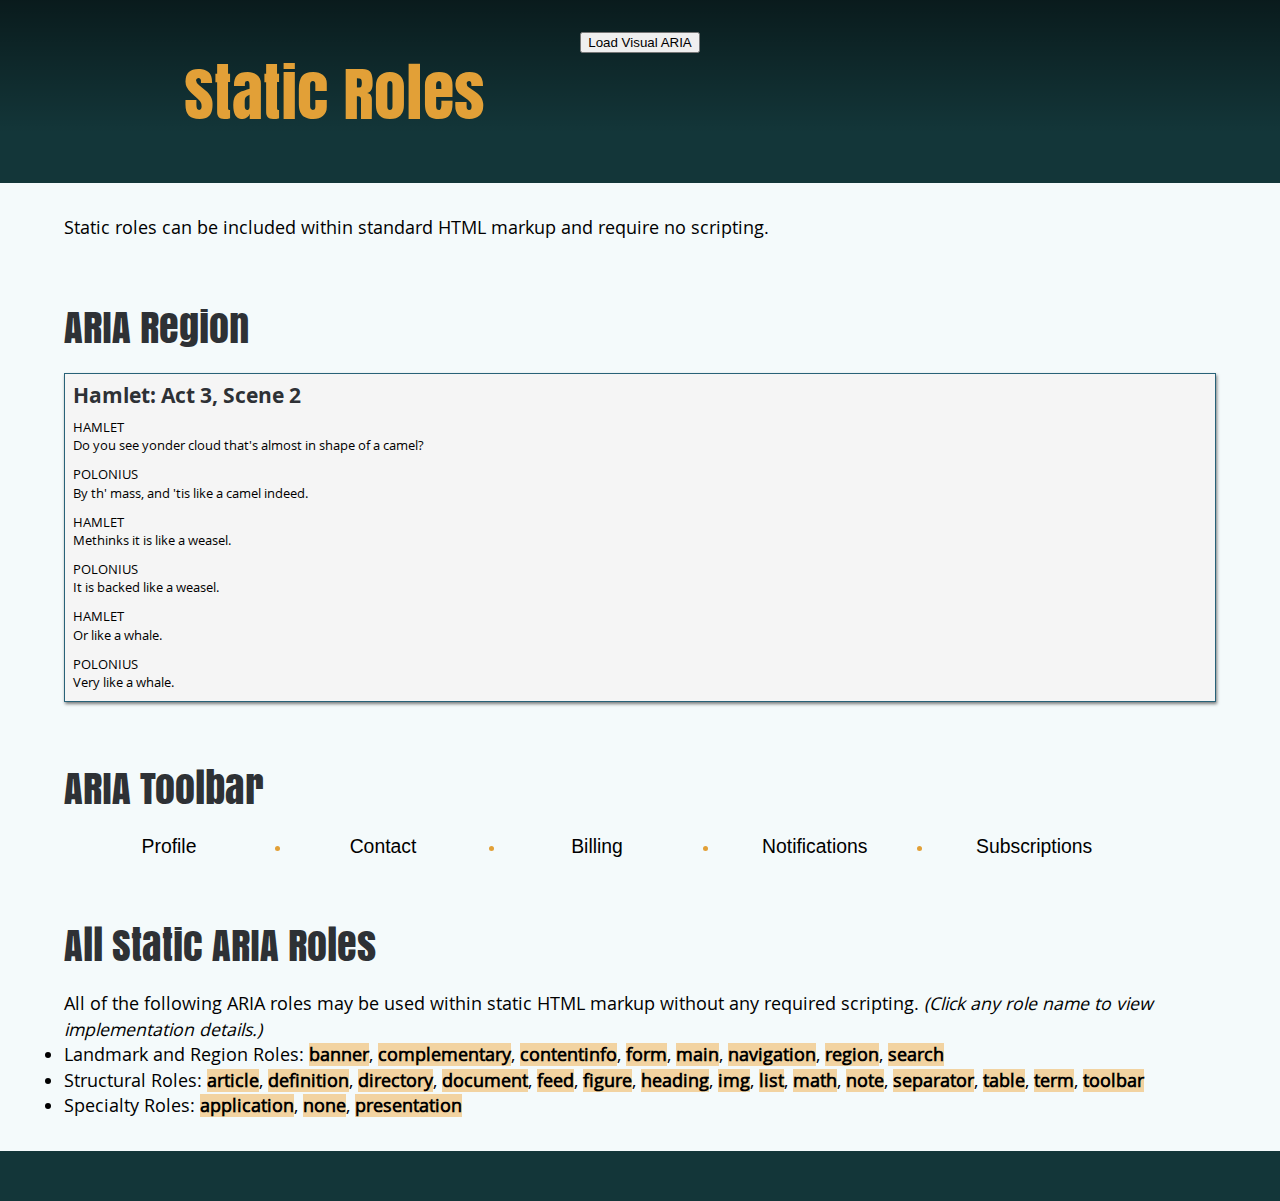
<file: docs/1 Static Roles.htm>
<!DOCTYPE html>
<html lang="en">
<head>
<meta charset="utf-8">
<title>1 Static Roles</title>
<meta content="width=device-width, initial-scale=1.0" name="viewport" />
<meta name="Author" content="Bryan Garaventa" />
<link rel="stylesheet" type="text/css" href="css/global.css">
        <script type="text/javascript" src="js/jQuery.js"></script>
        <script type="text/javascript" src="js/Acc.DC.API.js"></script>
        <script type="text/javascript" src="js/role-index.js"></script>
</head>
<body>
<div id="container" class="pageContainer">
<header>
<button onclick="(function(){var a=document.createElement('script');a.type='text/javascript';a.src='https://whatsock.github.io/visual-aria/visual-aria/roles.js';document.head.appendChild(a)})()">
Load Visual ARIA
</button>
<div class="hd">
<h1><span>Static Roles</span></h1>
</div>
</header>
<div id="wrapper">
<main>

<div>
<p>
Static roles can be included within standard HTML markup and require no scripting.
</p>
</div>

<div class="hd">
<h2><span>ARIA Region</span></h2>
</div>

<div>
           <div class="region" role="region" aria-label="Excerpt from Hamlet by William Shakespeare" >
	            <div role="heading" aria-level="3" >Hamlet: Act 3, Scene 2</div>
	            <dl>
	                <dt>HAMLET</dt>
	                <dd>Do you see yonder cloud that's almost in shape of a camel?</dd>
	                <dt>POLONIUS</dt> 
	                <dd>By th' mass, and 'tis like a camel indeed.</dd>
	               	<dt>HAMLET</dt>
	                <dd>Methinks it is like a weasel.</dd>
	                <dt>POLONIUS</dt> 
	                <dd>It is backed like a weasel.</dd>
	                <dt>HAMLET</dt>
	                <dd>Or like a whale.</dd>
	                <dt>POLONIUS</dt> 
	                <dd>Very like a whale.</dd>
	            </dl>
        	</div>
</div>

<div class="hd">
<h2><span>ARIA Toolbar</span></h2>
</div>

<div class="toolbar" role="toolbar" aria-label="Configuration" >
	<ul>
		<li><button>Profile</button></li>
		<li><button>Contact</button></li>
		<li><button>Billing</button></li>
		<li><button>Notifications</button></li>
		<li><button>Subscriptions</button></li>
	</ul>
</div>

<div class="hd">
<h2><span>All Static ARIA Roles</span></h2>
</div>

<div class="roleIndex">
<p>
All of the following ARIA roles may be used within static HTML markup without any required scripting.
<i>(Click any role name to view implementation details.)</i>
</p>
<ul>
<li>
Landmark and Region Roles:
<b>banner</b>, <b>complementary</b>, <b>contentinfo</b>, <b>form</b>, <b>main</b>, <b>navigation</b>, <b>region</b>, <b>search</b>
</li>
<li>
Structural Roles:
<b>article</b>, <b>definition</b>, <b>directory</b>, <b>document</b>, <b>feed</b>, <b>figure</b>, <b>heading</b>, <b>img</b>, <b>list</b>, <b>math</b>, <b>note</b>, <b>separator</b>, <b>table</b>, <b>term</b>, <b>toolbar</b>
</li>
<li>
Specialty Roles:
<b>application</b>, <b>none</b>, <b>presentation</b>
</li>
</ul>
</div>

</main>
</div> <!-- /wrapper -->
</div>
</body>
</html>
</file>
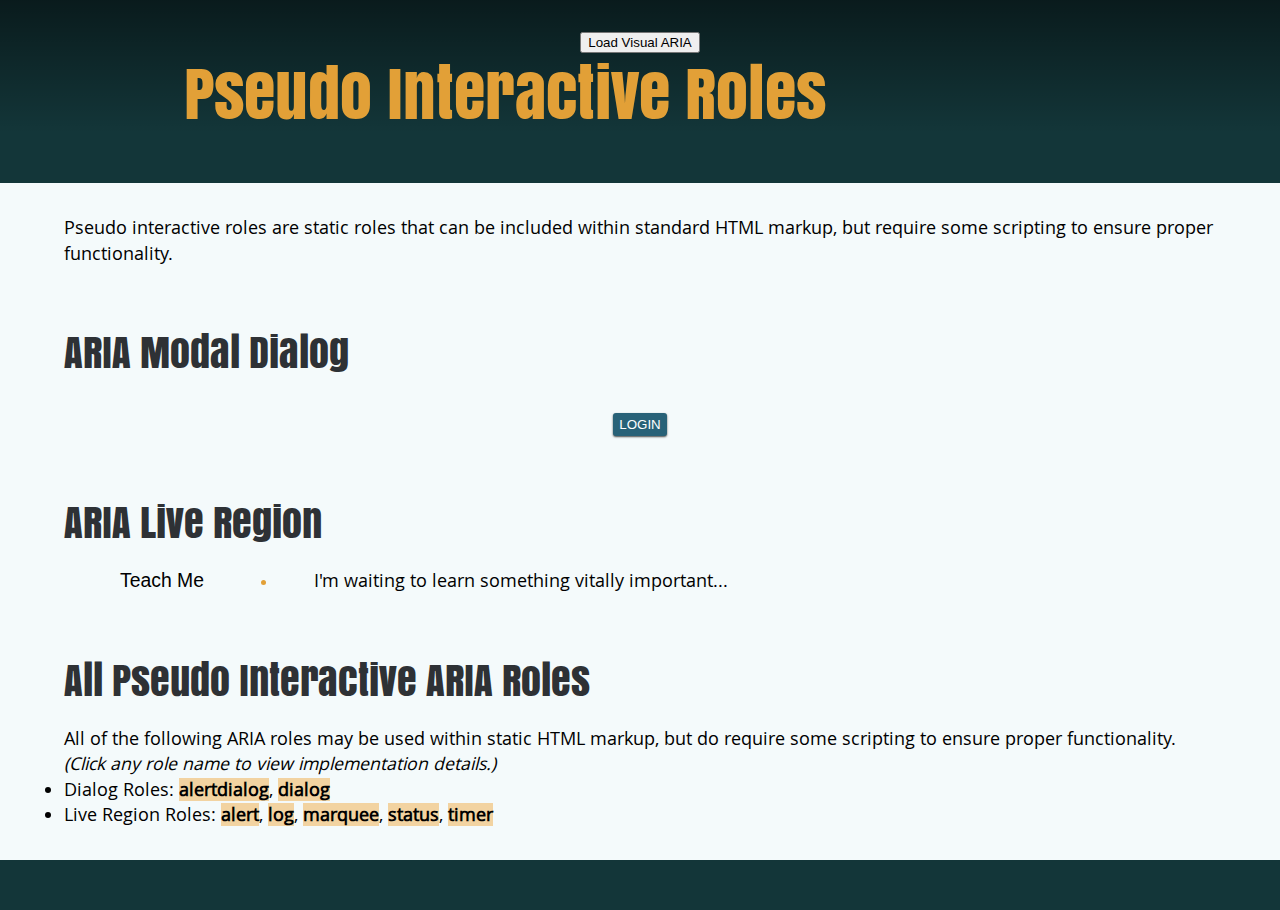
<file: docs/2 Pseudo Interactive Roles.htm>
<!DOCTYPE html>
<html lang="en">
<head>
<meta charset="utf-8">
<title>2 Pseudo Interactive Roles</title>
<meta content="width=device-width, initial-scale=1.0" name="viewport" />
<meta name="Author" content="Bryan Garaventa" />
<link rel="stylesheet" type="text/css" href="css/global.css">
        <script type="text/javascript" src="js/jQuery.js"></script>
        <script type="text/javascript" src="js/Acc.DC.API.js"></script>
        <script type="text/javascript" src="js/modules/modal_module.min.js"></script>
        <script type="text/javascript" src="js/setup-modal.js"></script>
        <script type="text/javascript" src="js/role-index.js"></script>
</head>
<body>
<div id="container" class="pageContainer">
<header>
<button onclick="(function(){var a=document.createElement('script');a.type='text/javascript';a.src='https://whatsock.github.io/visual-aria/visual-aria/roles.js';document.head.appendChild(a)})()">
Load Visual ARIA
</button>
<div class="hd">
<h1><span>Pseudo Interactive Roles</span></h1>
</div>
</header>
<div id="wrapper">
<main>

<div>
<p>
Pseudo interactive roles are static roles that can be included within standard HTML markup, but require some scripting to ensure proper functionality.
</p>
</div>

<div class="hd">
<h2><span>ARIA Modal Dialog</span></h2>
</div>

<div>
					<p class="buttons-bar"><button id="loginBtn">Login</button></p>
</div>

<div class="hd">
<h2><span>ARIA Live Region</span></h2>
</div>

<div class="statusbar" >
	<ul>
		<li><button onclick="$A.getEl('liveRegionId').innerHTML = '\'WALLA!\' is French for \'TADA!\' (That\'s an alternative fact I learned on the internet!)';">Teach Me</button></li>
		<li aria-live="polite" id="liveRegionId" >I'm waiting to learn something vitally important...</li>
	</ul>
</div>

<div class="hd">
<h2><span>All Pseudo Interactive ARIA Roles</span></h2>
</div>

<div class="roleIndex">
<p>
All of the following ARIA roles may be used within static HTML markup, but do require some scripting to ensure proper functionality.
<i>(Click any role name to view implementation details.)</i>
</p>
<ul>
<li>
Dialog Roles:
<b>alertdialog</b>, <b>dialog</b>
</li>
<li>
Live Region Roles:
<b>alert</b>, <b>log</b>, <b>marquee</b>, <b>status</b>, <b>timer</b>
</li>
</ul>
</div>

</main>
</div> <!-- /wrapper -->
</div>

        <div class="hidden">
            <div id="modal-login">
                <form id="lbForm">
                    <p><label for="uname">Username:</label> <input data-first="true" type="text" id="uname" name="uname" /></p>
                    <p><label for="pass">Password:</label> <input type="password" id="pass" name="pass" /></p>
                    <p class="buttons-bar"><input type="submit" id="lbSubmit" value="OK" /> 
                    	<input type="reset" data-last="true" class="lbClose" id="lbCancel" value="Cancel" /></p>
                </form>
            </div>
        </div>

</body>
</html>
</file>
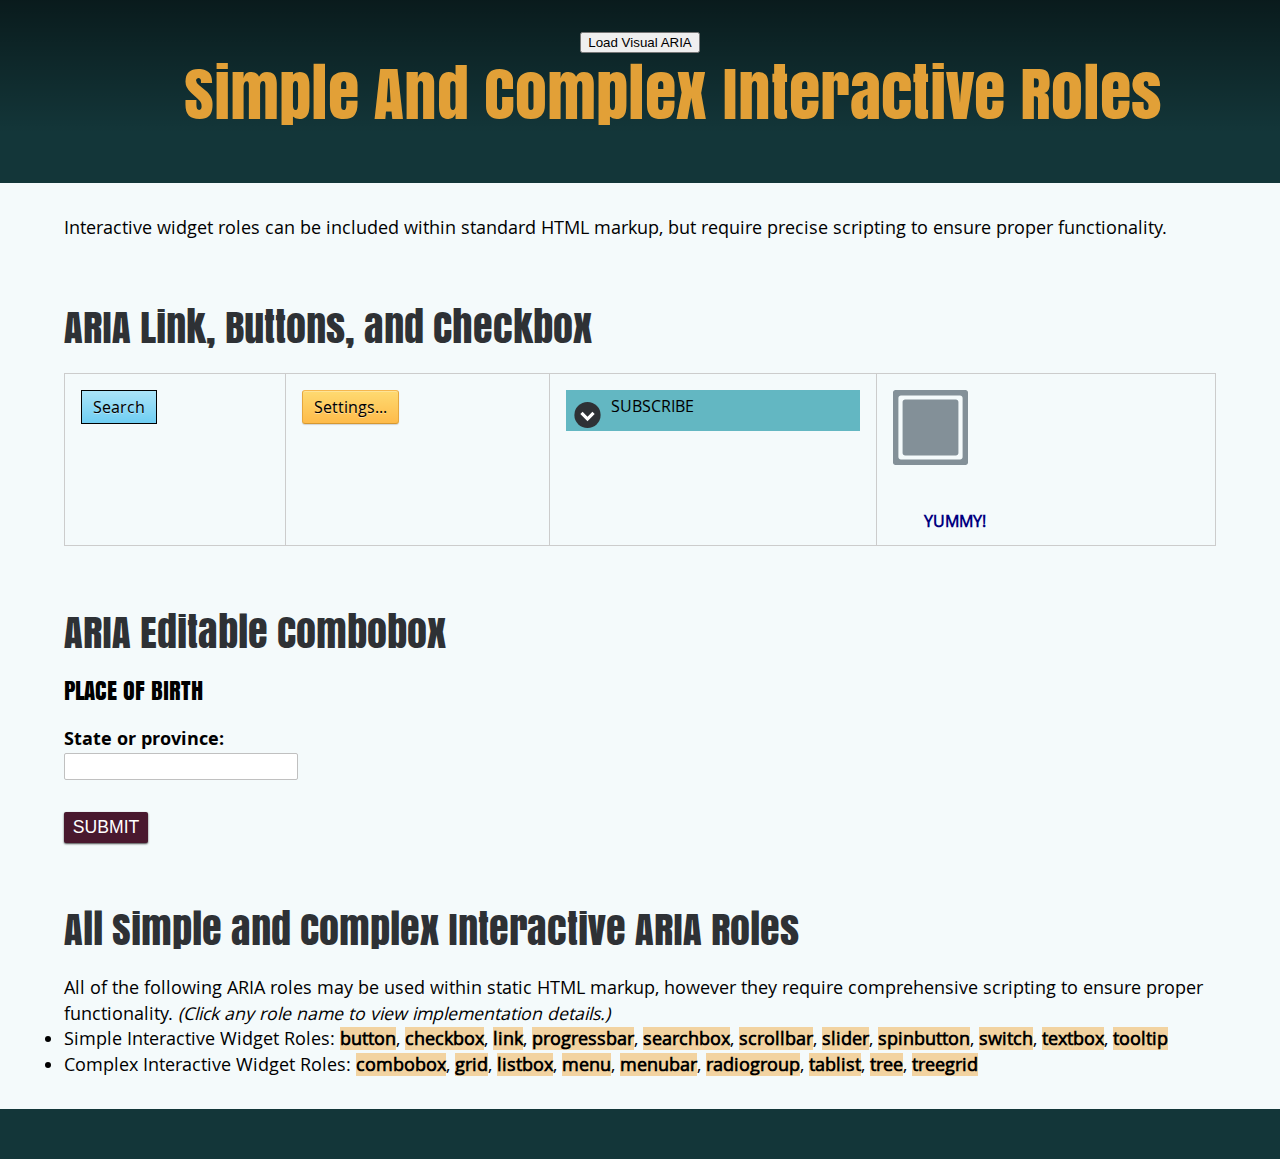
<file: docs/3 Simple and Complex Interactive Roles.htm>
<!DOCTYPE html>
<html lang="en">
<head>
<meta charset="utf-8">
<title>3 Simple and Complex Interactive Roles</title>
<meta content="width=device-width, initial-scale=1.0" name="viewport" />
<meta name="Author" content="Bryan Garaventa" />
<link rel="stylesheet" type="text/css" href="css/global.css">
        <script type="text/javascript" src="js/jQuery.js"></script>
        <script type="text/javascript" src="js/Acc.DC.API.js"></script>
        <script type="text/javascript" src="js/modules/aria_toggler.min.js"></script>
        <script type="text/javascript" src="js/modules/aria_combobox_module.min.js"></script>
        <script type="text/javascript" src="js/setup-link-button.js"></script>
        <script type="text/javascript" src="js/setup-toggle.js"></script>
        <script type="text/javascript" src="js/setup-checkbox.js"></script>
        <script type="text/javascript" src="js/combobox/detectmobilebrowser.js"></script>
        <script type="text/javascript" src="js/combobox/zenscroll-min.js"></script>
        <script type="text/javascript" src="js/combobox/setup-combobox.js"></script>
        <script type="text/javascript" src="js/role-index.js"></script>
</head>
<body>
<div id="container" class="pageContainer">
<header>
<button onclick="(function(){var a=document.createElement('script');a.type='text/javascript';a.src='https://whatsock.github.io/visual-aria/visual-aria/roles.js';document.head.appendChild(a)})()">
Load Visual ARIA
</button>
<div class="hd">
<h1><span>Simple and Complex Interactive Roles</span></h1>
</div>
</header>
<div id="wrapper">
<main>

<div>
<p>
Interactive widget roles can be included within standard HTML markup, but require precise scripting to ensure proper functionality.
</p>
</div>

<div class="hd">
<h2><span>ARIA Link, Buttons, and Checkbox</span></h2>
</div>

<div class="simpleWidgets" >
<table><tr>
		<td><span id="span1" role="link" data-href="http://google.com/" ><span class="lbl">Search</span></span></td>
		<td><a href="#" id="a1" role="button"><span class="lbl">Settings...</span></a></td>
		<td><div role="button" id="div1" aria-pressed="false" ><span class="lbl">Subscribe</span></div></td>
		<td><div id="div1c" role="checkbox" aria-checked="false" aria-labelledby="div1l" title="A Goat" ></div><!--
To prevent redundant label announcement for screen reader users, the visible text below is hidden from screen readers 
							using aria-hidden. This should only be done when the same text is already available for screen reader users.
--><span class="lbl" aria-hidden="true" id="div1l">YUMMY!</span></td>
</tr></table>
</div>

<div class="hd">
<h2><span>ARIA Editable Combobox</span></h2>
</div>

<div class="complexWidgets" >
		            <form aria-label="Choose Location" id="frm1">
		            	<fieldset>
			                <legend> Place of Birth </legend>
			                <p><label for="stt">State or province:</label>
			                   <!-- The attribute role=combobox is required. -->
							   <input role="combobox" type="text" name="state-input-value" required id="stt" />
							   <!-- For editable Input elements:
			                            To ensure accessibility for non-sighted touch screen device users, a dynamic Close icon is needed.
			                            This must include an active element role such as 'button' or 'link', and include informative label text. -->
								<img id="mobileCloseIcon" class="hidden" src="img/close.png" role="button" title="Close State Dropdown" aria-label="Close State Dropdown" />
        <select name="state-select-value" id="states" style="display: none;">
            <option value="Alabama">Alabama</option>
            <option value="Alaska">Alaska</option>
            <option value="Arizona">Arizona</option>
            <option value="Arkansas">Arkansas</option>
            <option value="California">California</option>
            <option value="Colorado">Colorado</option>
            <option value="Connecticut">Connecticut</option>
            <option value="Delaware">Delaware</option>
            <option value="Florida">Florida</option>
            <option value="Georgia">Georgia</option>
            <option value="Hawaii">Hawaii</option>
            <option value="Idaho">Idaho</option>
            <option value="Illinois">Illinois</option>
            <option value="Indiana">Indiana</option>
            <option value="Iowa">Iowa</option>
            <option value="Kansas">Kansas</option>
            <option value="Kentucky">Kentucky</option>
            <option value="Louisiana">Louisiana</option>
            <option value="Maine">Maine</option>
            <option value="Maryland">Maryland</option>
            <option value="Massachusetts">Massachusetts</option>
            <option value="Michigan">Michigan</option>
            <option value="Minnesota">Minnesota</option>
            <option value="Mississippi">Mississippi</option>
            <option value="Missouri">Missouri</option>
            <option value="Montana">Montana</option>
            <option value="Nebraska">Nebraska</option>
            <option value="Nevada">Nevada</option>
            <option value="New Hampshire">New Hampshire</option>
            <option value="New Jersey">New Jersey</option>
            <option value="New Mexico">New Mexico</option>
            <option value="New York">New York</option>
            <option value="North Carolina">North Carolina</option>
            <option value="North Dakota">North Dakota</option>
            <option value="Ohio">Ohio</option>
            <option value="Oklahoma">Oklahoma</option>
            <option value="Oregon">Oregon</option>
            <option value="Pennsylvania">Pennsylvania</option>
            <option value="Rhode Island">Rhode Island</option>
            <option value="South Carolina">South Carolina</option>
            <option value="South Dakota">South Dakota</option>
            <option value="Tennessee">Tennessee</option>
            <option value="Texas">Texas</option>
            <option value="Utah">Utah</option>
            <option value="Vermont">Vermont</option>
            <option value="Virginia">Virginia</option>
            <option value="Washington">Washington</option>
            <option value="West Virginia">West Virginia</option>
            <option value="Wisconsin">Wisconsin</option>
            <option value="Wyoming">Wyoming</option>
        </select>
												</p>
						</fieldset>
						<p><input type="submit" value="Submit" /></p>
		            </form>
</div>

<div class="hd">
<h2><span>All Simple and Complex Interactive ARIA Roles</span></h2>
</div>

<div class="roleIndex">
<p>
All of the following ARIA roles may be used within static HTML markup, however they require comprehensive scripting to ensure proper functionality.
<i>(Click any role name to view implementation details.)</i>
</p>
<ul>
<li>
Simple Interactive Widget Roles:
<b>button</b>, <b>checkbox</b>, <b>link</b>, <b>progressbar</b>, <b>searchbox</b>, <b>scrollbar</b>, <b>slider</b>, <b>spinbutton</b>, <b>switch</b>, <b>textbox</b>, <b>tooltip</b>
</li>
<li>
Complex Interactive Widget Roles:
<b>combobox</b>, <b>grid</b>, <b>listbox</b>, <b>menu</b>, <b>menubar</b>, <b>radiogroup</b>, <b>tablist</b>, <b>tree</b>, <b>treegrid</b>
</li>
</ul>
</div>

</main>
</div> <!-- /wrapper -->
</div>
</body>
</html>
</file>
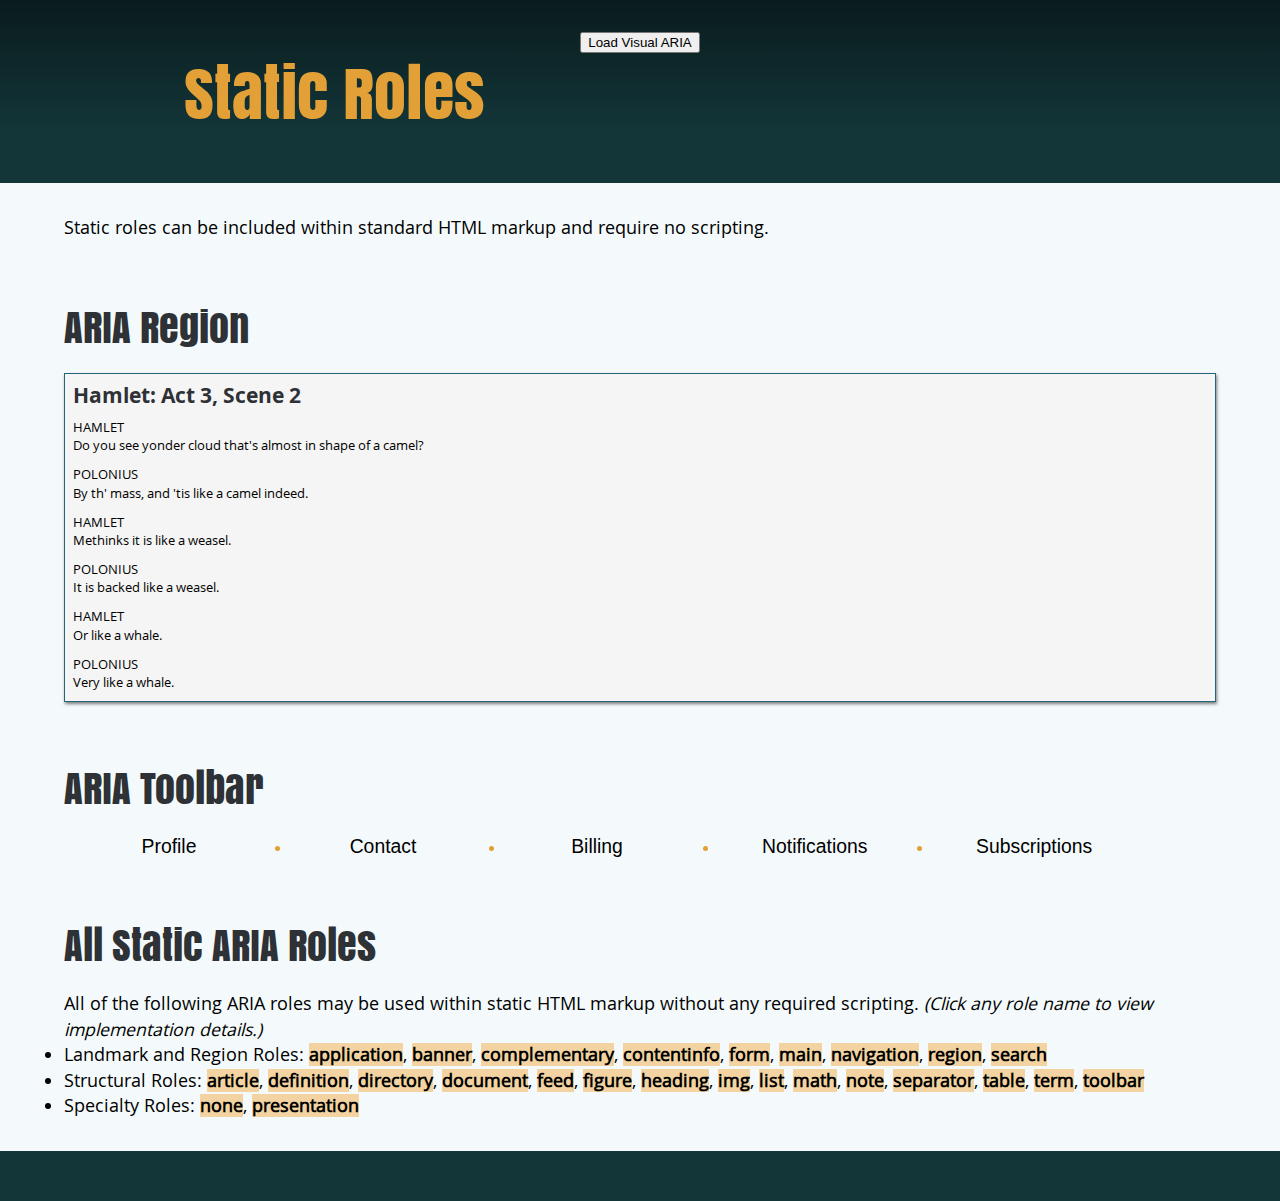
<file: Static vs. Interactive Widget Roles - Ensuring Proper Functionality in ARIA/1 Static Roles.htm>
<!DOCTYPE html>
<html lang="en">
<head>
<meta charset="utf-8">
<title>1 Static Roles</title>
<meta content="width=device-width, initial-scale=1.0" name="viewport" />
<meta name="Author" content="Bryan Garaventa" />
<link rel="stylesheet" type="text/css" href="css/global.css">
        <script type="text/javascript" src="js/jQuery.js"></script>
        <script type="text/javascript" src="js/Acc.DC.API.js"></script>
        <script type="text/javascript" src="js/role-index.js"></script>
</head>
<body>
<div id="container" class="pageContainer">
<header>
<button onclick="(function(){var a=document.createElement('script');a.type='text/javascript';a.src='visual-aria/roles.js';document.head.appendChild(a)})()">
Load Visual ARIA
</button>
<div class="hd">
<h1><span>Static Roles</span></h1>
</div>
</header>
<div id="wrapper">
<main>

<div>
<p>
Static roles can be included within standard HTML markup and require no scripting.
</p>
</div>

<div class="hd">
<h2><span>ARIA Region</span></h2>
</div>

<div>
           <div class="region" role="region" aria-label="Excerpt from Hamlet by William Shakespeare" >
	            <div role="heading" aria-level="3" >Hamlet: Act 3, Scene 2</div>
	            <dl>
	                <dt>HAMLET</dt>
	                <dd>Do you see yonder cloud that's almost in shape of a camel?</dd>
	                <dt>POLONIUS</dt> 
	                <dd>By th' mass, and 'tis like a camel indeed.</dd>
	               	<dt>HAMLET</dt>
	                <dd>Methinks it is like a weasel.</dd>
	                <dt>POLONIUS</dt> 
	                <dd>It is backed like a weasel.</dd>
	                <dt>HAMLET</dt>
	                <dd>Or like a whale.</dd>
	                <dt>POLONIUS</dt> 
	                <dd>Very like a whale.</dd>
	            </dl>
        	</div>
</div>

<div class="hd">
<h2><span>ARIA Toolbar</span></h2>
</div>

<div class="toolbar" role="toolbar" aria-label="Configuration" >
	<ul>
		<li><button>Profile</button></li>
		<li><button>Contact</button></li>
		<li><button>Billing</button></li>
		<li><button>Notifications</button></li>
		<li><button>Subscriptions</button></li>
	</ul>
</div>

<div class="hd">
<h2><span>All Static ARIA Roles</span></h2>
</div>

<div class="roleIndex">
<p>
All of the following ARIA roles may be used within static HTML markup without any required scripting.
<i>(Click any role name to view implementation details.)</i>
</p>
<ul>
<li>
Landmark and Region Roles:
<b>application</b>, <b>banner</b>, <b>complementary</b>, <b>contentinfo</b>, <b>form</b>, <b>main</b>, <b>navigation</b>, <b>region</b>, <b>search</b>
</li>
<li>
Structural Roles:
<b>article</b>, <b>definition</b>, <b>directory</b>, <b>document</b>, <b>feed</b>, <b>figure</b>, <b>heading</b>, <b>img</b>, <b>list</b>, <b>math</b>, <b>note</b>, <b>separator</b>, <b>table</b>, <b>term</b>, <b>toolbar</b>
</li>
<li>
Specialty Roles:
<b>none</b>, <b>presentation</b>
</li>
</ul>
</div>

</main>
</div> <!-- /wrapper -->
</div>
</body>
</html>
</file>
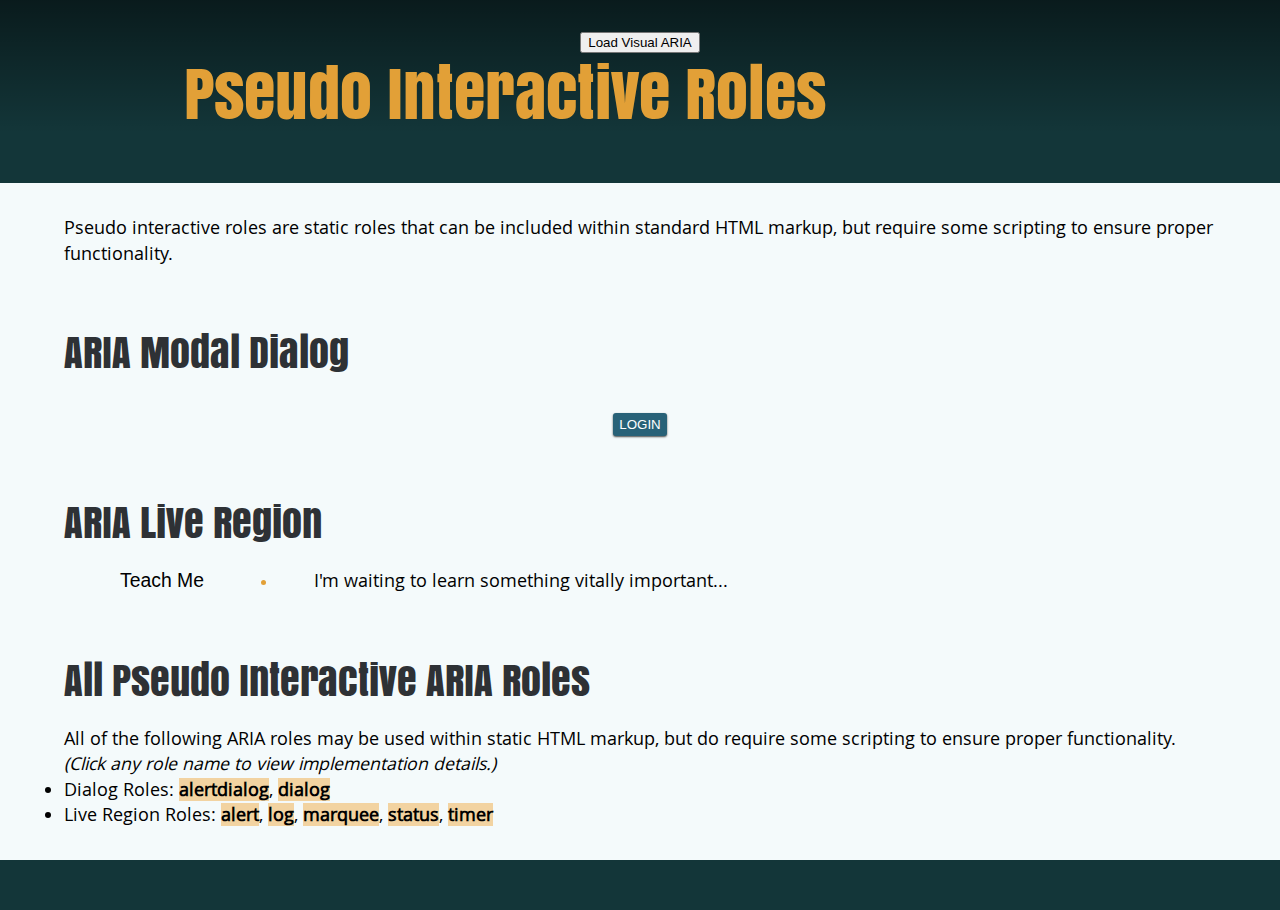
<file: Static vs. Interactive Widget Roles - Ensuring Proper Functionality in ARIA/2 Pseudo Interactive Roles.htm>
<!DOCTYPE html>
<html lang="en">
<head>
<meta charset="utf-8">
<title>2 Pseudo Interactive Roles</title>
<meta content="width=device-width, initial-scale=1.0" name="viewport" />
<meta name="Author" content="Bryan Garaventa" />
<link rel="stylesheet" type="text/css" href="css/global.css">
        <script type="text/javascript" src="js/jQuery.js"></script>
        <script type="text/javascript" src="js/Acc.DC.API.js"></script>
        <script type="text/javascript" src="js/modules/modal_module.min.js"></script>
        <script type="text/javascript" src="js/setup-modal.js"></script>
        <script type="text/javascript" src="js/role-index.js"></script>
</head>
<body>
<div id="container" class="pageContainer">
<header>
<button onclick="(function(){var a=document.createElement('script');a.type='text/javascript';a.src='visual-aria/roles.js';document.head.appendChild(a)})()">
Load Visual ARIA
</button>
<div class="hd">
<h1><span>Pseudo Interactive Roles</span></h1>
</div>
</header>
<div id="wrapper">
<main>

<div>
<p>
Pseudo interactive roles are static roles that can be included within standard HTML markup, but require some scripting to ensure proper functionality.
</p>
</div>

<div class="hd">
<h2><span>ARIA Modal Dialog</span></h2>
</div>

<div>
					<p class="buttons-bar"><button id="loginBtn">Login</button></p>
</div>

<div class="hd">
<h2><span>ARIA Live Region</span></h2>
</div>

<div class="statusbar" >
	<ul>
		<li><button onclick="$A.getEl('liveRegionId').innerHTML = '\'WALLA!\' is French for \'TADA!\' (That\'s an alternative fact I learned on the internet!)';">Teach Me</button></li>
		<li aria-live="polite" id="liveRegionId" >I'm waiting to learn something vitally important...</li>
	</ul>
</div>

<div class="hd">
<h2><span>All Pseudo Interactive ARIA Roles</span></h2>
</div>

<div class="roleIndex">
<p>
All of the following ARIA roles may be used within static HTML markup, but do require some scripting to ensure proper functionality.
<i>(Click any role name to view implementation details.)</i>
</p>
<ul>
<li>
Dialog Roles:
<b>alertdialog</b>, <b>dialog</b>
</li>
<li>
Live Region Roles:
<b>alert</b>, <b>log</b>, <b>marquee</b>, <b>status</b>, <b>timer</b>
</li>
</ul>
</div>

</main>
</div> <!-- /wrapper -->
</div>

        <div class="hidden">
            <div id="modal-login">
                <form id="lbForm">
                    <p><label for="uname">Username:</label> <input data-first="true" type="text" id="uname" name="uname" /></p>
                    <p><label for="pass">Password:</label> <input type="password" id="pass" name="pass" /></p>
                    <p class="buttons-bar"><input type="submit" id="lbSubmit" value="OK" /> 
                    	<input type="reset" data-last="true" class="lbClose" id="lbCancel" value="Cancel" /></p>
                </form>
            </div>
        </div>

</body>
</html>
</file>
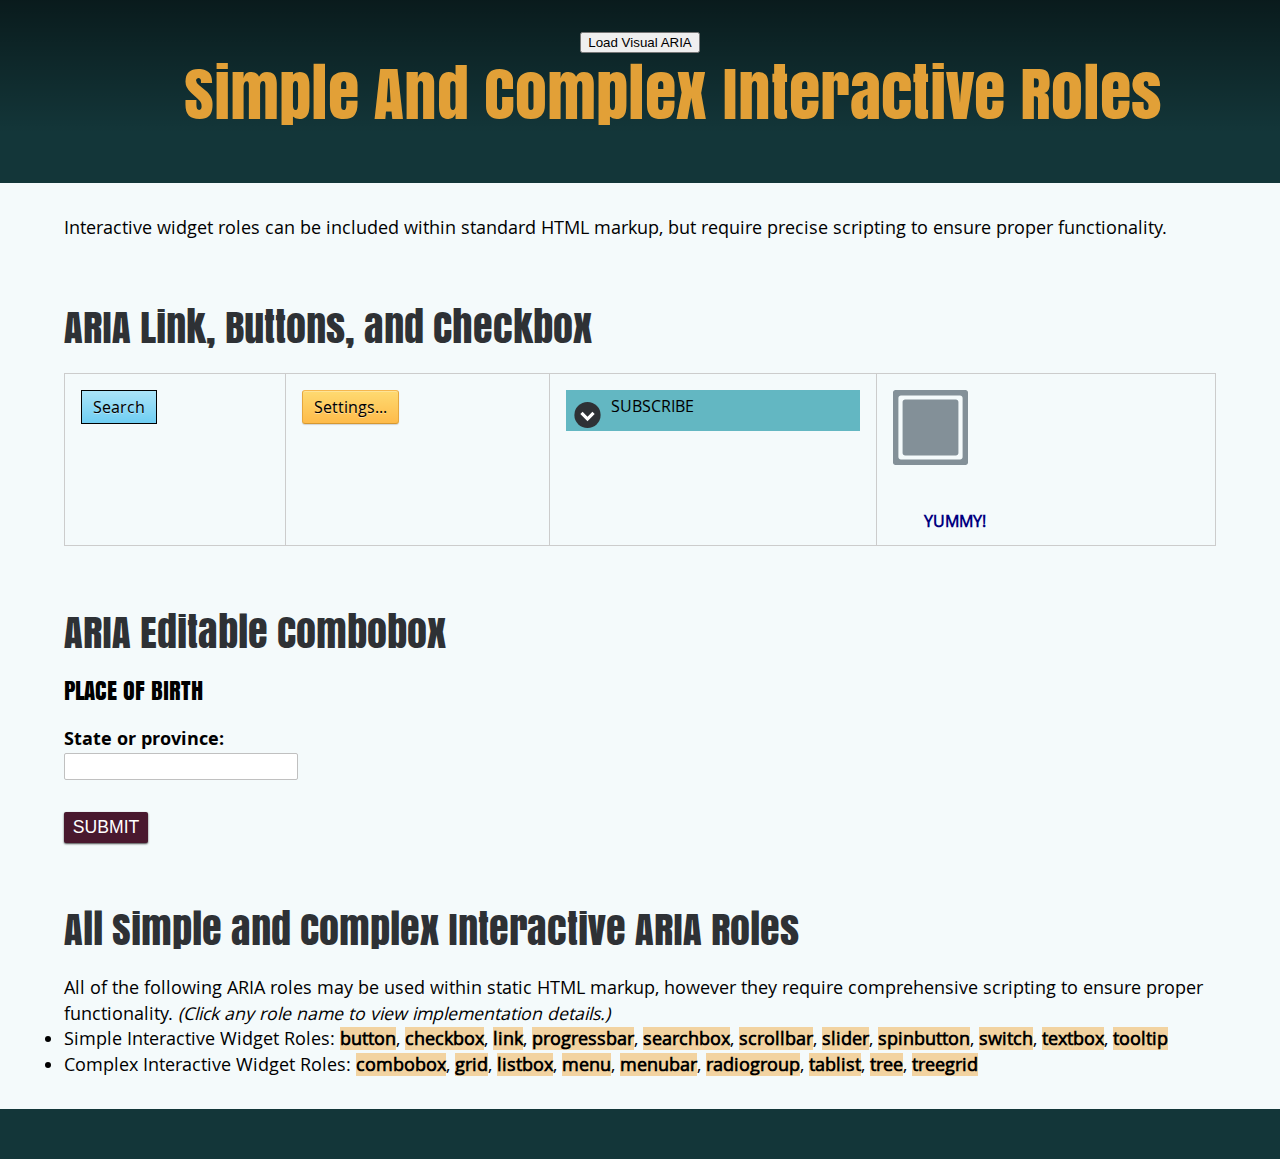
<file: Static vs. Interactive Widget Roles - Ensuring Proper Functionality in ARIA/3 Simple and Complex Interactive Roles.htm>
<!DOCTYPE html>
<html lang="en">
<head>
<meta charset="utf-8">
<title>3 Simple and Complex Interactive Roles</title>
<meta content="width=device-width, initial-scale=1.0" name="viewport" />
<meta name="Author" content="Bryan Garaventa" />
<link rel="stylesheet" type="text/css" href="css/global.css">
        <script type="text/javascript" src="js/jQuery.js"></script>
        <script type="text/javascript" src="js/Acc.DC.API.js"></script>
        <script type="text/javascript" src="js/modules/aria_toggler.min.js"></script>
        <script type="text/javascript" src="js/modules/aria_combobox_module.min.js"></script>
        <script type="text/javascript" src="js/setup-link-button.js"></script>
        <script type="text/javascript" src="js/setup-toggle.js"></script>
        <script type="text/javascript" src="js/setup-checkbox.js"></script>
        <script type="text/javascript" src="js/combobox/detectmobilebrowser.js"></script>
        <script type="text/javascript" src="js/combobox/zenscroll-min.js"></script>
        <script type="text/javascript" src="js/combobox/setup-combobox.js"></script>
        <script type="text/javascript" src="js/role-index.js"></script>
</head>
<body>
<div id="container" class="pageContainer">
<header>
<button onclick="(function(){var a=document.createElement('script');a.type='text/javascript';a.src='visual-aria/roles.js';document.head.appendChild(a)})()">
Load Visual ARIA
</button>
<div class="hd">
<h1><span>Simple and Complex Interactive Roles</span></h1>
</div>
</header>
<div id="wrapper">
<main>

<div>
<p>
Interactive widget roles can be included within standard HTML markup, but require precise scripting to ensure proper functionality.
</p>
</div>

<div class="hd">
<h2><span>ARIA Link, Buttons, and Checkbox</span></h2>
</div>

<div class="simpleWidgets" >
<table><tr>
		<td><span id="span1" role="link" data-href="http://google.com/" ><span class="lbl">Search</span></span></td>
		<td><a href="#" id="a1" role="button"><span class="lbl">Settings...</span></a></td>
		<td><div role="button" id="div1" aria-pressed="false" ><span class="lbl">Subscribe</span></div></td>
		<td><div id="div1c" role="checkbox" aria-checked="false" aria-labelledby="div1l" title="A Goat" ></div><!--
To prevent redundant label announcement for screen reader users, the visible text below is hidden from screen readers 
							using aria-hidden. This should only be done when the same text is already available for screen reader users.
--><span class="lbl" aria-hidden="true" id="div1l">YUMMY!</span></td>
</tr></table>
</div>

<div class="hd">
<h2><span>ARIA Editable Combobox</span></h2>
</div>

<div class="complexWidgets" >
		            <form aria-label="Choose Location" id="frm1">
		            	<fieldset>
			                <legend> Place of Birth </legend>
			                <p><label for="stt">State or province:</label>
			                   <!-- The attribute role=combobox is required. -->
							   <input role="combobox" type="text" name="state-input-value" required id="stt" />
							   <!-- For editable Input elements:
			                            To ensure accessibility for non-sighted touch screen device users, a dynamic Close icon is needed.
			                            This must include an active element role such as 'button' or 'link', and include informative label text. -->
								<img id="mobileCloseIcon" class="hidden" src="img/close.png" role="button" title="Close State Dropdown" aria-label="Close State Dropdown" />
        <select name="state-select-value" id="states" style="display: none;">
            <option value="Alabama">Alabama</option>
            <option value="Alaska">Alaska</option>
            <option value="Arizona">Arizona</option>
            <option value="Arkansas">Arkansas</option>
            <option value="California">California</option>
            <option value="Colorado">Colorado</option>
            <option value="Connecticut">Connecticut</option>
            <option value="Delaware">Delaware</option>
            <option value="Florida">Florida</option>
            <option value="Georgia">Georgia</option>
            <option value="Hawaii">Hawaii</option>
            <option value="Idaho">Idaho</option>
            <option value="Illinois">Illinois</option>
            <option value="Indiana">Indiana</option>
            <option value="Iowa">Iowa</option>
            <option value="Kansas">Kansas</option>
            <option value="Kentucky">Kentucky</option>
            <option value="Louisiana">Louisiana</option>
            <option value="Maine">Maine</option>
            <option value="Maryland">Maryland</option>
            <option value="Massachusetts">Massachusetts</option>
            <option value="Michigan">Michigan</option>
            <option value="Minnesota">Minnesota</option>
            <option value="Mississippi">Mississippi</option>
            <option value="Missouri">Missouri</option>
            <option value="Montana">Montana</option>
            <option value="Nebraska">Nebraska</option>
            <option value="Nevada">Nevada</option>
            <option value="New Hampshire">New Hampshire</option>
            <option value="New Jersey">New Jersey</option>
            <option value="New Mexico">New Mexico</option>
            <option value="New York">New York</option>
            <option value="North Carolina">North Carolina</option>
            <option value="North Dakota">North Dakota</option>
            <option value="Ohio">Ohio</option>
            <option value="Oklahoma">Oklahoma</option>
            <option value="Oregon">Oregon</option>
            <option value="Pennsylvania">Pennsylvania</option>
            <option value="Rhode Island">Rhode Island</option>
            <option value="South Carolina">South Carolina</option>
            <option value="South Dakota">South Dakota</option>
            <option value="Tennessee">Tennessee</option>
            <option value="Texas">Texas</option>
            <option value="Utah">Utah</option>
            <option value="Vermont">Vermont</option>
            <option value="Virginia">Virginia</option>
            <option value="Washington">Washington</option>
            <option value="West Virginia">West Virginia</option>
            <option value="Wisconsin">Wisconsin</option>
            <option value="Wyoming">Wyoming</option>
        </select>
												</p>
						</fieldset>
						<p><input type="submit" value="Submit" /></p>
		            </form>
</div>

<div class="hd">
<h2><span>All Simple and Complex Interactive ARIA Roles</span></h2>
</div>

<div class="roleIndex">
<p>
All of the following ARIA roles may be used within static HTML markup, however they require comprehensive scripting to ensure proper functionality.
<i>(Click any role name to view implementation details.)</i>
</p>
<ul>
<li>
Simple Interactive Widget Roles:
<b>button</b>, <b>checkbox</b>, <b>link</b>, <b>progressbar</b>, <b>searchbox</b>, <b>scrollbar</b>, <b>slider</b>, <b>spinbutton</b>, <b>switch</b>, <b>textbox</b>, <b>tooltip</b>
</li>
<li>
Complex Interactive Widget Roles:
<b>combobox</b>, <b>grid</b>, <b>listbox</b>, <b>menu</b>, <b>menubar</b>, <b>radiogroup</b>, <b>tablist</b>, <b>tree</b>, <b>treegrid</b>
</li>
</ul>
</div>

</main>
</div> <!-- /wrapper -->
</div>
</body>
</html>
</file>
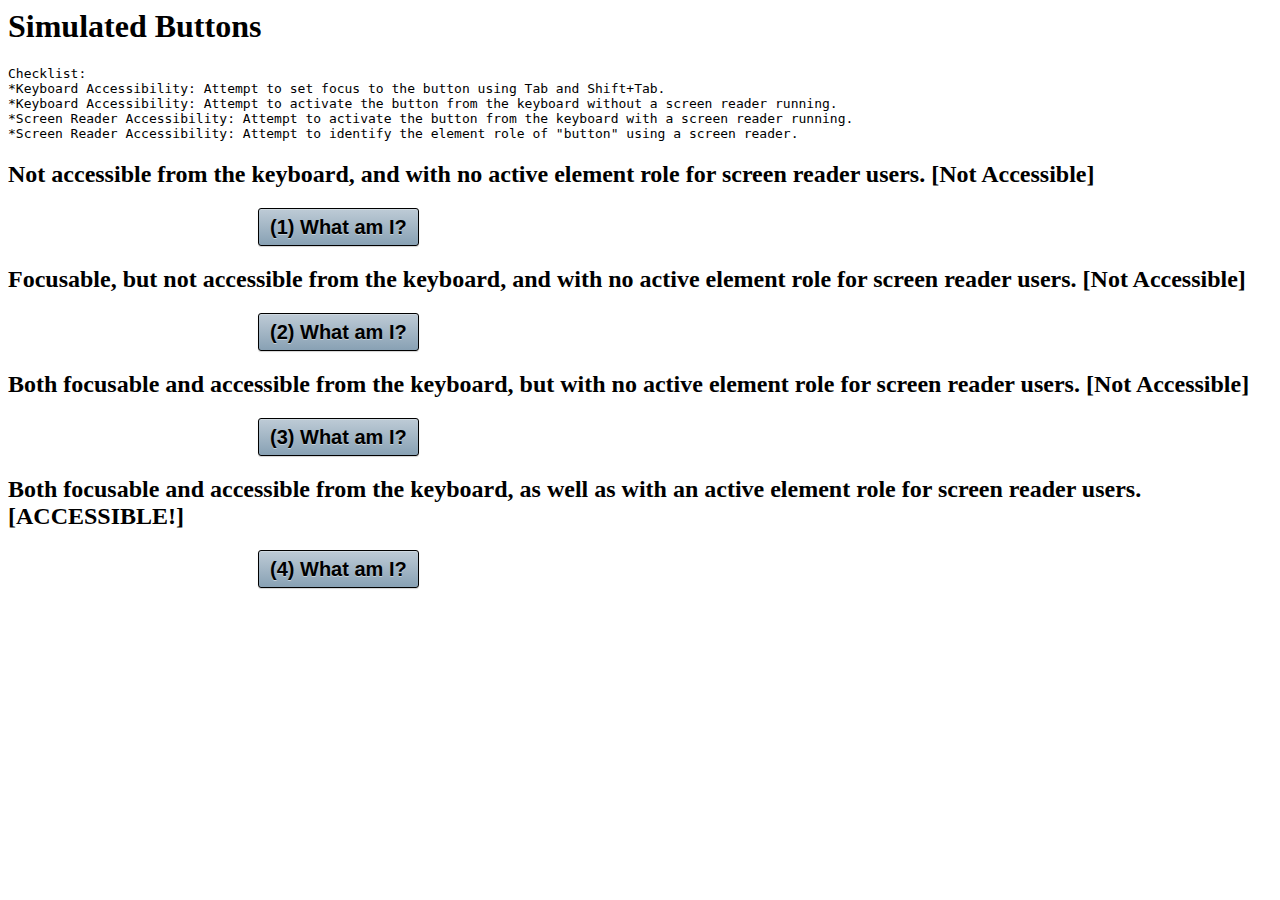
<file: docs/training/demos/buttons.html>
<html xmlns="http://www.w3.org/1999/xhtml" xml:lang="en" lang="en">
<head>
<meta http-equiv="Content-Type" content="text/html; charset=UTF-8" />
<title> Simulated Buttons </title>

<style type="text/css"><!--
.button {
display: inline-block;
text-decoration: none;
font: bold 20px/20px HelveticaNeue, Arial;
padding: 8px 11px;
border: 1px solid #dedede;
-webkit-border-radius: 3px;
-moz-border-radius: 3px;
border-radius: 3px;
background: #a5b8c6;
filter:  progid:DXImageTransform.Microsoft.gradient(startColorstr='#becbd6', endColorstr='#88a1b4'); /*  IE */
background: -webkit-gradient(linear, left top, left bottom, from(#becbd6), to(#88a1b4)); /*  WebKit */
background: -moz-linear-gradient(top,  #becbd6, #88a1b4);
border-color: #000;
color: #000;
text-shadow: 0 1px 0 #c4d0d9;
-webkit-box-shadow: 0 1px 1px #d3d3d3, inset 0 1px 0 #ced8e0;
-moz-box-shadow: 0 1px 1px #d3d3d3, inset 0 1px 0 #ced8e0;
box-shadow: 0 1px 1px #d3d3d3, inset 0 1px 0 #ced8e0;        
margin-left: 250px;
}
*:focus {
outline: red 2px inset;
}
--></style>

<script type="text/javascript" src="js/jquery-1.8.3.min.js"></script>
<script type="text/javascript">
$(function(){

$('span.button.one').click(function(ev){
alert('Not accessible from the keyboard, and with no active element role for screen reader users');
});

$('span.button.two').click(function(ev){
alert('Focusable, but not accessible from the keyboard, and with no active element role for screen reader users');
});

$('span.button.three').bind('click keydown', function(ev){
var k = ev.which || ev.keyCode;
if (!k || k === 1 || k == 13 || k == 32){
alert('Both focusable and accessible from the keyboard, but with no active element role for screen reader users');
}
});

$('span.button.four').bind('click keydown', function(ev){
var k = ev.which || ev.keyCode;
if (!k || k === 1 || k == 13 || k == 32){
alert('Both focusable and accessible from the keyboard, as well as with an active element role for screen reader users!');
}
});

});
</script>
</head>
<body>
<div>

<h1>
Simulated Buttons
</h1>

<p>
<pre>
Checklist:
*Keyboard Accessibility: Attempt to set focus to the button using Tab and Shift+Tab.
*Keyboard Accessibility: Attempt to activate the button from the keyboard without a screen reader running.
*Screen Reader Accessibility: Attempt to activate the button from the keyboard with a screen reader running.
*Screen Reader Accessibility: Attempt to identify the element role of "button" using a screen reader.
</pre>
</p>

<p>
<h2>
Not accessible from the keyboard, and with no active element role for screen reader users.
[Not Accessible]
</h2>

<span class="button one">
(1) What am I?
</span>
</p>

<p>
<h2>
Focusable, but not accessible from the keyboard, and with no active element role for screen reader users.
[Not Accessible]
</h2>

<span class="button two" tabindex="0">
(2) What am I?
</span>
</p>

<p>
<h2>
Both focusable and accessible from the keyboard, but with no active element role for screen reader users.
[Not Accessible]
</h2>

<span class="button three" tabindex="0">
(3) What am I?
</span>
</p>

<p>
<h2>
Both focusable and accessible from the keyboard, as well as with an active element role for screen reader users.
[ACCESSIBLE!]
</h2>

<span class="button four" tabindex="0" role="button">
(4) What am I?
</span>
</p>

</div>
</body>
</html>
</file>
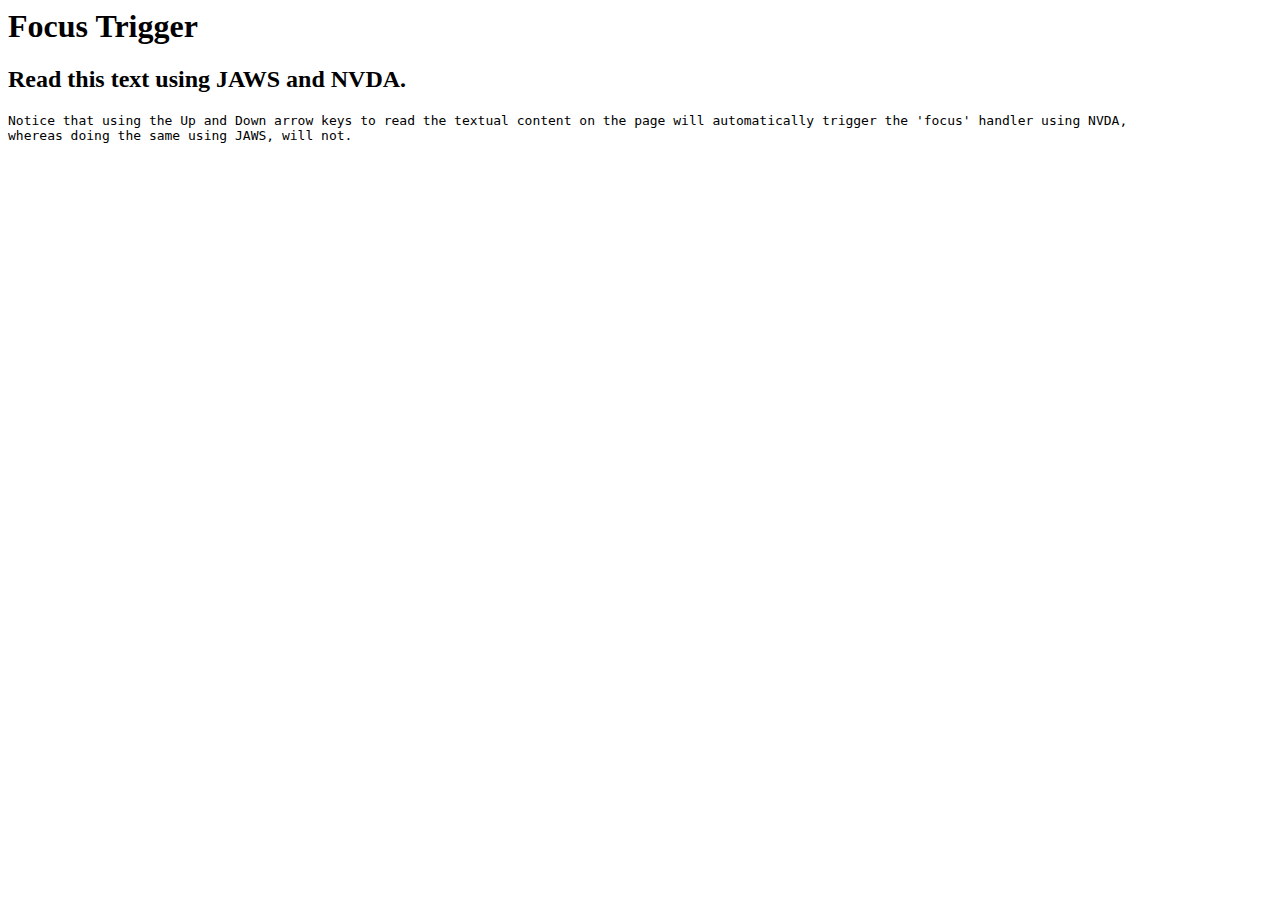
<file: docs/training/demos/focus.html>
<html xmlns="http://www.w3.org/1999/xhtml" xml:lang="en" lang="en">
<head>
<meta http-equiv="Content-Type" content="text/html; charset=UTF-8" />
<title> Focus Trigger </title>

<style type="text/css"><!--
--></style>

<script type="text/javascript" src="js/jquery-1.8.3.min.js"></script>
<script type="text/javascript">
$(function(){
$('h2').focus(function(){
alert('Surprise!');
});
});
</script>
</head>
<body>
<div>

<h1 tabindex="-1">
Focus Trigger
</h1>

<p>
<h2 tabindex="-1">
Read this text using JAWS and NVDA.
</h2>
</p>

<p>
<pre>
Notice that using the Up and Down arrow keys to read the textual content on the page will automatically trigger the 'focus' handler using NVDA,
whereas doing the same using JAWS, will not.
</pre>
</p>

</div>
</body>
</html>
</file>
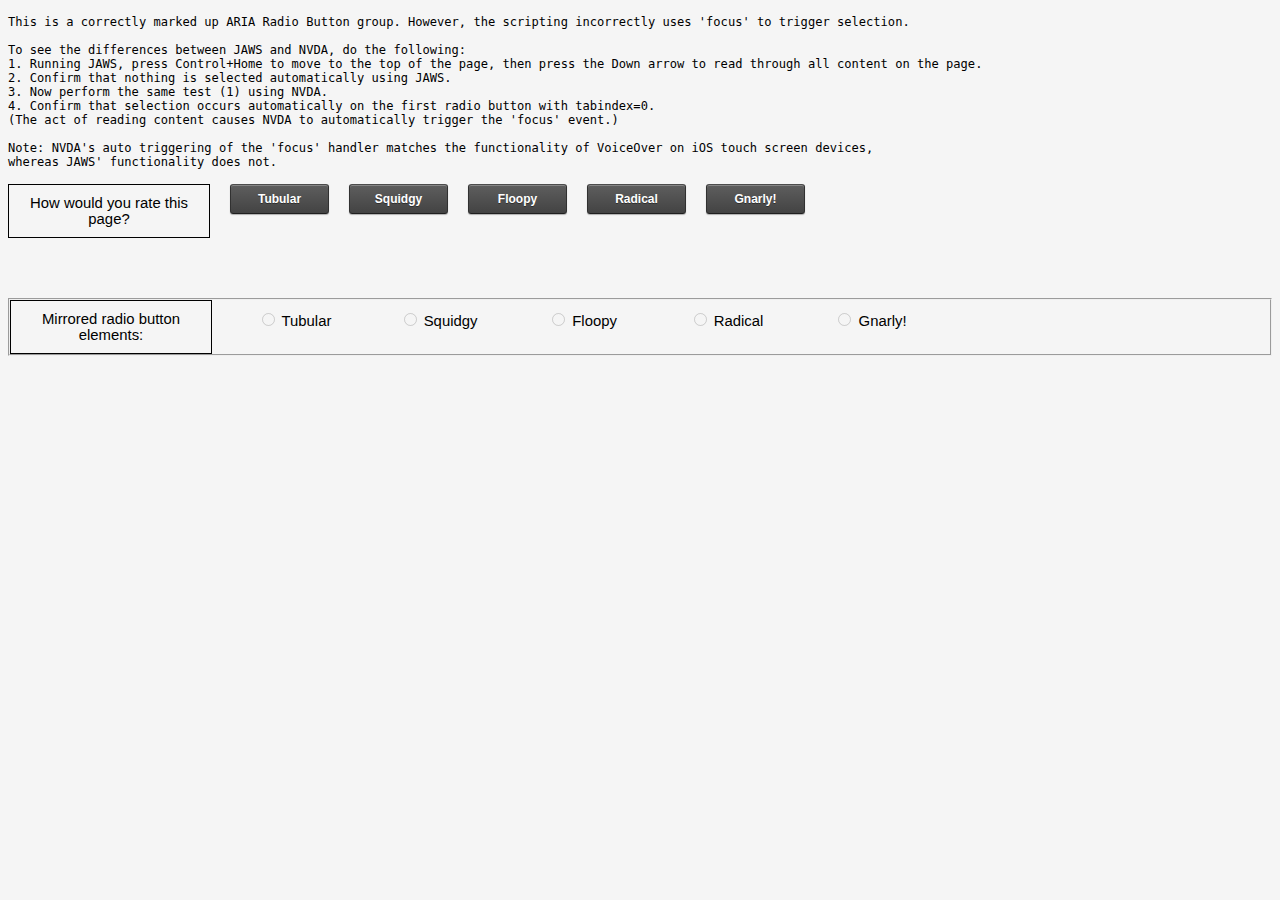
<file: docs/training/demos/radios.html>
<!DOCTYPE html PUBLIC "-//W3C//DTD XHTML 1.0 Transitional//EN" "http://www.w3.org/TR/xhtml1/DTD/xhtml1-transitional.dtd">
<html xmlns="http://www.w3.org/1999/xhtml" xml:lang="en" lang="en">
<head>
<meta http-equiv="Content-Type" content="text/html; charset=UTF-8" />
<title> ARIA Radio Buttons </title>

<link rel="stylesheet" type="text/css" href="css/global.css" />
<style type="text/css"><!--
form, fieldset {
padding: 0;
margin: 0;
}
div.rGroup > *, fieldset.radiogroup > * {
float: left;
margin-right: 20px;
padding: 10px 0;
text-align: center;
}
div.rGroup span.rLabel, fieldset.radiogroup legend {
width: 200px;
border: solid thin black;
}
div.rGroup a.accRadio span {
display: block;
width: 75px;
}
div.rGroup a.accRadio {
margin-bottom: 20px;
text-decoration: none;
font: bold 12px/12px HelveticaNeue, Arial;
padding: 8px 11px;
border: 1px solid #dedede;
-webkit-border-radius: 3px;
-moz-border-radius: 3px;
border-radius: 3px;
background: #525252;
filter: progid:DXImageTransform.Microsoft.gradient(startColorstr='#5e5e5e', endColorstr='#434343'); /* IE */
background: -webkit-gradient(linear, left top, left bottom, from(#5e5e5e), to(#434343)); /* WebKit */
background: -moz-linear-gradient(top, #5e5e5e, #434343);
border-color: #4c4c4c #313131 #1f1f1f;
color: #fff;
text-shadow: 0 1px 0 #2e2e2e;
-webkit-box-shadow: 0 1px 1px #afafaf, inset 0 1px 0 #868686;
-moz-box-shadow: 0 1px 1px #afafaf, inset 0 1px 0 #868686;
box-shadow: 0 1px 1px #afafaf, inset 0 1px 0 #868686;        
}
div.rGroup a.accRadio[aria-checked="true"] {
background: #5a5a5a;
border-color: #2c2c2c #1c1c1c #101010;
text-shadow: 0 1px 0 #363636;
-webkit-box-shadow: 0 1px 1px #b1b1b1, inset 0 1px 0 #838383;
-moz-box-shadow: 0 1px 1px #b1b1b1, inset 0 1px 0 #838383;
box-shadow: 0 1px 1px #b1b1b1, inset 0 1px 0 #838383;
}
#formId {
margin-top: 60px;
}
fieldset.radiogroup label {
cursor: pointer;
width: 124px;
}
--></style>

<script type="text/javascript" src="js/jquery-1.8.3.min.js"></script>
<script type="text/javascript">
$(function(){
var index = 0,
radios = $('a[role="radio"]');
radios.bind({
keyup: function(ev){
var k = ev.which || ev.keyCode;
if (k >= 37 && k <= 40){
if (k == 37 || k == 38){
if (index > 0) index--;
else index = radios.length - 1;
} else if (k == 39 || k == 40){
if (index < (radios.length - 1)) index++;
else index = 0;
}
$(radios.get(index)).focus();
ev.preventDefault();
}
},
focus: function(ev){
setFocus();
},
click: function(ev){
index = $.inArray(this, radios.get());
setFocus();
ev.preventDefault();
}
});
var setFocus = function(){
radios.attr({
tabindex: '-1',
'aria-checked': 'false'
});
$(radios.get(index)).attr({
tabindex: '0',
'aria-checked': 'true'
});
$('input[name="rating"][value="' + radios.get(index).id + '"]').get(0).checked = true;
};
});
</script>

</head>
<body>
<div>

<div class="desc">
<p><pre>
This is a correctly marked up ARIA Radio Button group. However, the scripting incorrectly uses 'focus' to trigger selection.

To see the differences between JAWS and NVDA, do the following:
1. Running JAWS, press Control+Home to move to the top of the page, then press the Down arrow to read through all content on the page.
2. Confirm that nothing is selected automatically using JAWS.
3. Now perform the same test (1) using NVDA.
4. Confirm that selection occurs automatically on the first radio button with tabindex=0.
(The act of reading content causes NVDA to automatically trigger the 'focus' event.)

Note: NVDA's auto triggering of the 'focus' handler matches the functionality of VoiceOver on iOS touch screen devices,
whereas JAWS' functionality does not.
</pre></p>
</div>

<div>

<div class="rGroup clearfix" id="radiogroupId" role="radiogroup" aria-labelledby="radiogroupIdLegend">

<span class="rLabel" id="radiogroupIdLegend">
How would you rate this page?
</span>

<a href="#" role="radio" aria-checked="false" aria-posinset="1" aria-setsize="5" tabindex="0" class="accRadio" id="rOpt1" aria-labelledby="rOpt1Lbl">
<span id="rOpt1Lbl" class="lbl">Tubular</span>
</a>

<a href="#" role="radio" aria-checked="false" aria-posinset="2" aria-setsize="5" tabindex="-1" class="accRadio" id="rOpt2" aria-labelledby="rOpt2Lbl">
<span id="rOpt2Lbl" class="lbl">Squidgy</span>
</a>

<a href="#" role="radio" aria-checked="false" aria-posinset="3" aria-setsize="5" tabindex="-1" class="accRadio" id="rOpt3" aria-labelledby="rOpt3Lbl">
<span id="rOpt3Lbl" class="lbl">Floopy</span>
</a>

<a href="#" role="radio" aria-checked="false" aria-posinset="4" aria-setsize="5" tabindex="-1" class="accRadio" id="rOpt4" aria-labelledby="rOpt4Lbl">
<span id="rOpt4Lbl" class="lbl">Radical</span>
</a>

<a href="#" role="radio" aria-checked="false" aria-posinset="5" aria-setsize="5" tabindex="-1" class="accRadio" id="rOpt5" aria-labelledby="rOpt5Lbl">
<span id="rOpt5Lbl" class="lbl">Gnarly!</span>
</a>

</div>

<form id="formId">
<fieldset class="radiogroup clearfix">

<legend class="rLabel">
Mirrored radio button elements:
</legend>

<label for="rBtn1">
<input disabled type="radio" name="rating" id="rBtn1" value="rOpt1">
<span class="lbl">Tubular</span>
</label>

<label for="rBtn2">
<input disabled type="radio" name="rating" id="rBtn2" value="rOpt2">
<span class="lbl">Squidgy</span>
</label>

<label for="rBtn3">
<input disabled type="radio" name="rating" id="rBtn3" value="rOpt3">
<span class="lbl">Floopy</span>
</label>

<label for="rBtn4">
<input disabled type="radio" name="rating" id="rBtn4" value="rOpt4">
<span class="lbl">Radical</span>
</label>

<label for="rBtn5">
<input disabled type="radio" name="rating" id="rBtn5" value="rOpt5">
<span class="lbl">Gnarly!</span>
</label>

</fieldset>
</form>

</div>

</div>
</body>
</html>
</file>
<file: docs/matrices/css/global.css>
/*-------------------------------------------------------------------- 
         WHATSOCKC ACCESSIBILITY TREE TRAINING GUIDE
         2016
-------------------------------------------------------------------- */


/* CSS index:
 	RESET
	DEFAULT VALUES
	PAGE STRUCTURE
	FORMS
	TABLES
	NAVIGATION
	SPECIFICS
	PRINT STYLES
	MEDIA QUERIES
*/

/* ------------------------------ RESET ---------------------------- */

html, body, div, span, object, iframe,
h1, h2, h3, h4, h5, h6, p, blockquote, pre,
a, abbr, acronym, address, big, cite, code,
del, dfn, em, font, img, ins, kbd, q, s, samp,
small, strike, strong, sub, sup, tt, var, main, figure,
dl, dt, dd, ol, ul, li,
fieldset, form, label, legend,
table, caption, tbody, tfoot, thead, tr, th, td {
	margin: 0;
	padding: 0;
	border: 0;
}

article, aside, details, figcaption, figure, footer, header, hgroup, main, menu, nav, section {
    display: block;
}

body {overflow-y: scroll;}

/* Generated by Font Squirrel (http://www.fontsquirrel.com) on December 10, 2015 */

@font-face {
    font-family: 'open_sansregular';
    src: url('OpenSans-Regular-webfont.eot');
    src: url('OpenSans-Regular-webfont.eot?#iefix') format('embedded-opentype'),
         url('OpenSans-Regular-webfont.woff') format('woff'),
         url('OpenSans-Regular-webfont.ttf') format('truetype'),
         url('OpenSans-Regular-webfont.svg#open_sansregular') format('svg');
    font-weight: normal;
    font-style: normal;
}

@font-face {
    font-family: 'open_sanslight';
    src: url('OpenSans-Light-webfont.eot');
    src: url('OpenSans-Light-webfont.eot?#iefix') format('embedded-opentype'),
         url('OpenSans-Light-webfont.woff') format('woff'),
         url('OpenSans-Light-webfont.ttf') format('truetype'),
         url('OpenSans-Light-webfont.svg#open_sanslight') format('svg');
    font-weight: normal;
    font-style: normal;
}

@font-face {
    font-family: 'open_sansitalic';
    src: url('OpenSans-Italic-webfont.eot');
    src: url('OpenSans-Italic-webfont.eot?#iefix') format('embedded-opentype'),
         url('OpenSans-Italic-webfont.woff') format('woff'),
         url('OpenSans-Italic-webfont.ttf') format('truetype'),
         url('OpenSans-Italic-webfont.svg#open_sansitalic') format('svg');
    font-weight: normal;
    font-style: normal;
}

@font-face {
    font-family: 'open_sansbold';
    src: url('OpenSans-Bold-webfont.eot');
    src: url('OpenSans-Bold-webfont.eot?#iefix') format('embedded-opentype'),
         url('OpenSans-Bold-webfont.woff') format('woff'),
         url('OpenSans-Bold-webfont.ttf') format('truetype'),
         url('OpenSans-Bold-webfont.svg#open_sansbold') format('svg');
    font-weight: normal;
    font-style: normal;
}


@font-face {
    font-family: 'antonregular';
    src: url('anton-webfont.eot');
    src: url('anton-webfont.eot?#iefix') format('embedded-opentype'),
         url('anton-webfont.woff') format('woff'),
         url('anton-webfont.ttf') format('truetype'),
         url('anton-webfont.svg#antonregular') format('svg');
    font-weight: normal;
    font-style: normal;
}

/* --------------------------------------------------------------------------- */
/* ----------------------------- DEFAULT VALUES ------------------------------ */
/* --------------------------------------------------------------------------- */

body {
	font: 100%/1 open_sansregular, Frutiger, "Frutiger Linotype", Univers, Calibri, "Gill Sans", "Gill Sans MT", "Myriad Pro", Myriad, "DejaVu Sans Condensed", "Liberation Sans", "Nimbus Sans L", Tahoma, Geneva, "Helvetica Neue", Helvetica, Arial, sans-serif;
	background-color: #133639;
}

h1 {
	font: normal 8vw/1.2 antonregular, Frutiger, "Frutiger Linotype", Univers, Calibri, "Gill Sans", "Gill Sans MT", "Myriad Pro", Myriad, "DejaVu Sans Condensed", "Liberation Sans", "Nimbus Sans L", Tahoma, Geneva, "Helvetica Neue", Helvetica, Arial, sans-serif;
	text-transform: capitalize;
	color: #E2A037;
	padding: 120px 5% 0 5%;
}

h2 {
	font: normal 2.5em/1.3 antonregular, Frutiger, "Frutiger Linotype", Univers, Calibri, "Gill Sans", "Gill Sans MT", "Myriad Pro", Myriad, "DejaVu Sans Condensed", "Liberation Sans", "Nimbus Sans L", Tahoma, Geneva, "Helvetica Neue", Helvetica, Arial, sans-serif;
	color: #2E3135;
	margin: 1.5em 0 0.5em 0;
}

	.hd h2 {margin: 1.5em 0 0.5em;}

h3 {
	font: normal 1.8em/1.3 antonregular, Frutiger, "Frutiger Linotype", Univers, Calibri, "Gill Sans", "Gill Sans MT", "Myriad Pro", Myriad, "DejaVu Sans Condensed", "Liberation Sans", "Nimbus Sans L", Tahoma, Geneva, "Helvetica Neue", Helvetica, Arial, sans-serif;
	color: #2E3135;
	margin: 1.5em 0 0.5em;
}
	aside section h3 {margin: 0 0 0.5em;}
	
h4 {
	font: normal 1.3em/1.3 open_sansbold, Frutiger, "Frutiger Linotype", Univers, Calibri, "Gill Sans", "Gill Sans MT", "Myriad Pro", Myriad, "DejaVu Sans Condensed", "Liberation Sans", "Nimbus Sans L", Tahoma, Geneva, "Helvetica Neue", Helvetica, Arial, sans-serif;
	color: #2E3135;
	margin: 1.5em 0 0.5em;
}

p, li, dt, dd {font-size: 0.9em; line-height: 1.45;}

li li {font-size: 100%;}


a, a:link {
	color: #000;
	background: #FCE7C7;
}

a:visited {color: #404040; background: transparent;}
a:hover {
	text-decoration: none;
	background: transparent;
}


*:focus {
	color: #000;
	background: #FC0;
}

img {max-width: 100%; border: none;}

em {
	font-family: open_sansitalic, Frutiger, "Frutiger Linotype", Univers, Calibri, "Gill Sans", "Gill Sans MT", "Myriad Pro", Myriad, "DejaVu Sans Condensed", "Liberation Sans", "Nimbus Sans L", Tahoma, Geneva, "Helvetica Neue", Helvetica, Arial, sans-serif;
	font-style: normal;
}
strong {
	font-family: open_sansbold, Frutiger, "Frutiger Linotype", Univers, Calibri, "Gill Sans", "Gill Sans MT", "Myriad Pro", Myriad, "DejaVu Sans Condensed", "Liberation Sans", "Nimbus Sans L", Tahoma, Geneva, "Helvetica Neue", Helvetica, Arial, sans-serif;
	font-weight: 600;
}

button {cursor: pointer;}

code {
	color: #000;
	background: #E4E4E4;
}

code.block {
	display: block;
	padding: 1rem;
	margin: 1rem 0;
}


/* --------------------------------------------------------------------------- */
/* ----------------------------- PAGE STRUCTURE ------------------------------ */
/* --------------------------------------------------------------------------- */

/* #container {min-width: 800px;} */

	#container.pageContainer {min-width: 0;}

header {
	position: relative;
	text-align: center;
	color: #FFF;
	background: #133639;
	background-image: linear-gradient(rgba(0,0,0,.5), transparent);
	padding: 2rem 0 0;
}

main {
	background-color: #F4FAFB;
	padding: 2rem 5%;
}

aside {color: #000; background: #d9e8e9; padding: 2rem 5%;}

p.baseline {font-size: 0.75em; margin-top: 1.5em;}

p.logo {
    position: absolute;
    top: 2rem;
    left: 50%;
    width: 100px;
	height: 100px;
    margin-left: -50px;
}
	
	p.logo a {background: transparent;}
	p.logo img {max-height: 100%;}


/* --------------- FOOTER --------------- */

footer {margin: 1rem 0 2rem; text-align: center;}
p.copyright {
	font-size: 0.7em;
	color: #FFF;
	background: transparent;
	margin-top: 1rem;
}

ul.policies li {
	display: inline-block;
	position: relative;
	list-style-type: none;
}
	ul.policies li::after {
		position: absolute;
		top: 0.7em;
		right: -0.35em;
		display: block;
		content: "";
		width: 5px;
		height: 5px;
		background: #E2A037;
		border-radius: 5px;
	}
	ul.policies li:last-child::after {content: none;}

footer button {
	color: #FFF;
	background: transparent;
	border: none;
}

/* --------------------------------------------------------------------------- */
/* ---------------------------------- FORMS ---------------------------------- */
/* --------------------------------------------------------------------------- */

form p + p {margin-top: 1em;}

fieldset {margin-bottom: 2rem;}

legend {
	font: normal 1.5em/1 antonregular, Frutiger, "Frutiger Linotype", Univers, Calibri, "Gill Sans", "Gill Sans MT", "Myriad Pro", Myriad, "DejaVu Sans Condensed", "Liberation Sans", "Nimbus Sans L", Tahoma, Geneva, "Helvetica Neue", Helvetica, Arial, sans-serif;
	text-transform: uppercase;
	padding-bottom: 1.5rem;
}

label {
	display: block;
	font-family: open_sansbold, Frutiger, "Frutiger Linotype", Univers, Calibri, "Gill Sans", "Gill Sans MT", "Myriad Pro", Myriad, "DejaVu Sans Condensed", "Liberation Sans", "Nimbus Sans L", Tahoma, Geneva, "Helvetica Neue", Helvetica, Arial, sans-serif;
	padding-bottom: 0.1em;
}

input {
	font-size: 100%;
	padding: 2px 3px;
	border: 1px solid #C0C0C0;
	border-radius: 2px;
}

.mandatory-info {
	text-align: right;
}

.buttons-bar {text-align: center; margin: 2rem 0 0;}
	.buttons-bar input {margin: 0 0.5rem;}

input[type=submit], input[type=reset] {
	font-size: 100%;
	text-transform: uppercase;
	color: #FFF;
	background: #49182E;
	padding: 0.3em 0.5em;
	border: none;
	box-shadow: 0 1px 2px rgba(0,0,0,.7);
	border-radius: 2px;
	cursor: pointer;
}
input[type=reset] {
	color: #FFF;
	background: #555;
}

input[type=submit]:hover, input[type=reset]:hover {
	color: #FFF;
	background: #286278;
	box-shadow: none;
	border-radius: 0;
}

input[type=submit]:focus {background: #F60;}



/* --------------------------------------------------------------------------- */
/* --------------------------------- TABLES ---------------------------------- */
/* --------------------------------------------------------------------------- */

table {
	width: 100%;
	border-collapse: collapse;
}

th {
	font: normal 0.9em/1.2 open_sansbold, Frutiger, "Frutiger Linotype", Univers, Calibri, "Gill Sans", "Gill Sans MT", "Myriad Pro", Myriad, "DejaVu Sans Condensed", "Liberation Sans", "Nimbus Sans L", Tahoma, Geneva, "Helvetica Neue", Helvetica, Arial, sans-serif;
	text-align: left;
	background: #E0E0E0;
	vertical-align: top;
	padding: 0.5em 1em;
}
	th a, tr td:nth-child(4) a {background: transparent;}
	th a:hover, tr td:nth-child(4) a:hover {text-decoration: none;}
	
	th:nth-child(1) {width: 9em;}
	th.notes {width: 40%;}
	tr + tr {border-top: 1px solid #D0D0D0;}

td {
	font-size: 0.9em;
	vertical-align: top;
	padding: 1em;
}
	td ul {padding-left: 0.5em;}
	td li {font-size: 100%; padding-bottom: 0.5em;}
	td+td {border-left: 1px solid #D0D0D0;}
	td p {font-size: 100%; margin: 0;}
	td p + p {margin-top: 0.8em;}
	


/* --------------------------------------------------------------------------- */
/* -------------------------------- NAVIGATION ------------------------------- */
/* --------------------------------------------------------------------------- */

nav {text-align: center; margin-top: 2rem;}
nav h2, aside h2 {
	position: absolute;
	clip: rect(1px 1px 1px 1px); /* IE6, IE7 */
	clip: rect(1px, 1px, 1px, 1px);
	clip-path: inset(50%);
	padding: 0;
	border: 0;
	height: 1px; 
	width: 1px; 
	overflow: hidden;
	white-space: nowrap;
}

nav li {list-style-type: none;}
nav button, nav a, nav a:link, nav a:visited  {
	display: block;
	font: bold 1.2em Frutiger, "Frutiger Linotype", Univers, Calibri, "Gill Sans", "Gill Sans MT", "Myriad Pro", Myriad, "DejaVu Sans Condensed", "Liberation Sans", "Nimbus Sans L", Tahoma, Geneva, "Helvetica Neue", Helvetica, Arial, sans-serif;
	text-transform: uppercase;
	text-decoration: none;
	color: #FFF;
	background: #0A1C1D;
	padding: 0.8em 0.5em;
	border-bottom: 1px solid #999;
}
nav button:hover, nav a:hover {
	color: #191B1D;
	background: #E2A037;
	text-decoration: none;
}

nav a.permalink {display: none;}

nav li.active button, nav li.active a, nav li.active a:link, nav li.active a:visited {
	color: #191B1D;
	background: #E2A037;
}

/* TABLE OF CONTENTS */

#toc {text-align: right;}

	#toc dt a, #toc dt a:link, #toc dt a:visited {
		text-decoration: none;
		color: #000;
		background: #E2A037 url(../img/sprite.svg) right 7px no-repeat;
		padding: 0.3em 40px 0.3em 0.5em;
		border-radius: 0.3em;
	}
	#toc dt a:hover {
		color: #FFF; 
		background-color: #133639;
		background-position: right -302px;
	}
	#toc dt a[aria-expanded=true], #toc dt a[aria-expanded=true]:link, #toc dt a[aria-expanded=true]:visited {
		background-position: right -152px;
	}
	#toc dt a[aria-expanded=true]:hover {
		background-position: right -461px;
	}

	#tocDD {
		text-align: left;
		background: #FCE7C7;
		margin-top: 0.5rem;
	}
	#tocDD ul {padding: 1rem; margin: 0 1rem 0;}
	#tocDD li + li {margin-top: 0.5em;}

/* --------------------------------------------------------------------------- */
/* ---------------------------------- ARTICLES/SECTIONS ---------------------- */
/* --------------------------------------------------------------------------- */

article {max-width: 50em;}

article > .hd:first-of-type h3 {margin-top: 0;}

article p + p, section p + p {margin-top: 0.8em;}
article ul, section ul, article ol, section ol {margin: 1em;}
article li, section li {margin: 0 0 0.8em 0;}

/* FIGURES */

figcaption {
	font: 0.8em open_sansitalic, Frutiger, "Frutiger Linotype", Univers, Calibri, "Gill Sans", "Gill Sans MT", "Myriad Pro", Myriad, "DejaVu Sans Condensed", "Liberation Sans", "Nimbus Sans L", Tahoma, Geneva, "Helvetica Neue", Helvetica, Arial, sans-serif;
	text-align: right;
	margin: 0.3em 1rem;
}

/* Notes */

.note {
	font: 0.9em open_sansitalic, Frutiger, "Frutiger Linotype", Univers, Calibri, "Gill Sans", "Gill Sans MT", "Myriad Pro", Myriad, "DejaVu Sans Condensed", "Liberation Sans", "Nimbus Sans L", Tahoma, Geneva, "Helvetica Neue", Helvetica, Arial, sans-serif;
	padding-top: 2rem;
	margin-top: 2rem;
	border-top: 1px dotted #2E3135;
}

/* INTRODUCTION */

div.introduction {max-width: 35em; margin-bottom: 2rem;}
div.introduction p {font-size: 1.1em; line-height: 1.45;}
div.introduction p + p {margin-top: 0.8em;}



/* --------------------------------------------------------------------------- */
/* ---------------------------------- UTILITIES ------------------------------ */
/* --------------------------------------------------------------------------- */

.links-list a {
	display: block;
	font-family: open_sansbold, Frutiger, "Frutiger Linotype", Univers, Calibri, "Gill Sans", "Gill Sans MT", "Myriad Pro", Myriad, "DejaVu Sans Condensed", "Liberation Sans", "Nimbus Sans L", Tahoma, Geneva, "Helvetica Neue", Helvetica, Arial, sans-serif;
	text-decoration: underline;
	color: #2E3135;
	background: transparent;
}

p.topLink {text-align: center; margin: 1rem 0;}
	p.topLink a {background: transparent;}

.permalink {
	position: absolute;
	left: -9000px;
	clip: rect(1px);
	display: inline-block;
	width: 3em;
	height: 1em;
	text-align: center;
	color: #FFF;
	background: #133639;
	padding: 1em 0;
	margin-bottom: 2rem;
	border-radius: 3em;
}

/* --------------------------------------------------------------------------- */
/* ---------------------------------- SPECIFICS ------------------------------ */
/* --------------------------------------------------------------------------- */

.downloads strong {
	display: block;
	font-family: open_sansregular, Frutiger, "Frutiger Linotype", Univers, Calibri, "Gill Sans", "Gill Sans MT", "Myriad Pro", Myriad, "DejaVu Sans Condensed", "Liberation Sans", "Nimbus Sans L", Tahoma, Geneva, "Helvetica Neue", Helvetica, Arial, sans-serif;
}

/* Contextual menu */

.heading {
	margin-top: 1rem;
}
	code + .heading {margin-top: 2rem;}
	
dl.api {
	background: #FFF;
	padding: 0.5rem 1rem 1rem;
	margin: 2rem 0;
	border: 1px solid #63B7C2;
}

dt.heading {margin-bottom: 1rem;}

dd.detail.hidden {display: none;}


.highlight {
	font: 1.3em/1.4 open_sansbold, Frutiger, "Frutiger Linotype", Univers, Calibri, "Gill Sans", "Gill Sans MT", "Myriad Pro", Myriad, "DejaVu Sans Condensed", "Liberation Sans", "Nimbus Sans L", Tahoma, Geneva, "Helvetica Neue", Helvetica, Arial, sans-serif;
	padding: 1rem;
	margin: 2rem 0;
	border-top: 1px solid #E2A037;
	border-bottom: 1px solid #E2A037;
}


/* DEMOS */

div.demo {
	clear: both;
	padding: 1rem 5%;
	margin: 2rem 0;
	border: 1px solid #63B7C2;
}

div.demo h2, div.demo h3 {
	font-size: 3em;
	text-transform: uppercase;
	color: #1E474C;
	margin: 0 0 0.5em;
}

div.demo .editLink, input[type=button] {
	font-family: open_sansbold, Frutiger, "Frutiger Linotype", Univers, Calibri, "Gill Sans", "Gill Sans MT", "Myriad Pro", Myriad, "DejaVu Sans Condensed", "Liberation Sans", "Nimbus Sans L", Tahoma, Geneva, "Helvetica Neue", Helvetica, Arial, sans-serif;
	text-transform: uppercase;
	color: #FFF;
	background: #286278;
	padding: 0.3em 0.5em;
	border: none;
	border-radius: 3px;
	box-shadow: 0 1px 2px rgba(0,0,0,.7);
	transition: border-radius;
	-webkit-transition: border-radius;
}

	div.demo .editLink:hover, input[type=button]:hover {text-decoration: none; border-radius: 0; box-shadow: none;}
	
	p.morphCtrl {text-align: right; margin: 1rem 0 0.5rem;}



/* LISTS */
ol.lsn {
	counter-reset: level;
}
ol.lsn li {
	display: block;
	text-indent: -1em;
}
ol.lsn ol li {
	display: block;
	text-indent: -2em;
	margin-left: 1.3em;
}
ol.lsn li::before {
	content: counters(level, ".")". ";
	counter-increment: level;
}

/* HELP */
p.guidance {
	min-height: 30px;
	font-family: open_sansitalic, Frutiger, "Frutiger Linotype", Univers, Calibri, "Gill Sans", "Gill Sans MT", "Myriad Pro", Myriad, "DejaVu Sans Condensed", "Liberation Sans", "Nimbus Sans L", Tahoma, Geneva, "Helvetica Neue", Helvetica, Arial, sans-serif;
	background: url(../img/guidance.svg) 0 0 no-repeat;
	padding: 0 0 2rem 40px;
	margin: 2rem 0 0;
}

/* DEMO PAGES */

div.demo-block {
	clear: both;
	padding: 1rem 0; 
	border-top: 2px dotted #63B7C2;
}
	
	div.demo-block h3 {margin: 0 0 0.5em;}

#demos h2 strong {
	display: block;
	font-size: 60%;
	text-transform: uppercase;
}

#demos nav {text-align: left;}
#demos nav a, #demos nav a:link, #demos nav a:visited {
	width: auto;
	font-size: 90%;
	font-weight: normal;
	text-transform: none;
	background: transparent;
	padding: 1em 5%; 
}
#demos nav a:hover {color: #FFF; text-decoration: underline;}
#demos nav a::before {content: "<  ";}


/* VISUAL ARIA */

#bookmarklet {background: #D9E8E9; padding: 0.8rem 1rem;}

#bookmarklet .content {padding-bottom: 1rem; border-bottom: 3px dotted #E2A037;}
	#bookmarklet p + p {margin-top: 0.8em;}
	
	#bookmarklet textarea {width: 90%;}

#bookmarkletBtn {
	display: inline-block;
	color: #000;
	background: #E2A037;
	padding: 0.3em 0.8em;
	margin-bottom: 2rem;
	border-radius: 0.3em;
}

#bookmarkletBtn:hover {text-decoration: none; color: #FFF; background: #133639;}

.purpleTltp {
    background-color: white;
    color: purple;
padding: 1px;
font-weight: 900;
}

.blueTltp {
    background-color: white;
    color: blue;
padding: 1px;
font-weight: 900;
}

.redTltp {
    background-color: #FFFFE5;
    color: red;
padding: 1px;
font-weight: 900;
}

.fuchsiaTltp {
    background-color: white;
    color: fuchsia;
padding: 1px;
font-weight: 900;
}

.orangeTltp {
    background-color: black;
    color: orange;
padding: 1px;
font-weight: 900;
}

.greenTltp {
    background-color: white;
    color: green;
padding: 1px;
font-weight: 900;
}

dl.calculation {
}

	dl.calculation dt {
		font-size: 1em;
		font-weight: bold;
		padding-top: 0.5rem;
		margin: 1em 0 0.8em;
		border-top: 1px solid #D0D0D0;
	}

/* --------------------------------------------------------------------------- */
/* ---------------------------------- QUERIES -------------------------------- */
/* --------------------------------------------------------------------------- */


@media screen and (min-width: 780px) {
	nav {
		display: -webkit-flex;
		-webkit-justify-content: flex-start;
		display: -ms-flex;
		-ms-justify-content: flex-start;
		display: flex;
		justify-content: flex-start;
		background: #0A1C1D;
	}
	nav button, nav a, nav a:link, nav a:visited {
		padding: 0.5em 1em;
		margin: 0 0.5em 0;
		border: none;
	}
	 nav a:nth-child(2) {padding-left: 120px; margin-left: 5%;}
	
	div.demo-block .trigger {
		float: right;
		width: 35%;
		text-align: right;
		margin-top: -3.5rem;
	}
	
	aside section div.content {
		display: -webkit-flex;
		display: -ms-flex;
		display: flex;
	}
	
	aside section div.notes {max-width: 35em; margin: 0.8rem 0 2rem 5%;}
	
	#bookmarklet {
		display: -webkit-flex;
		display: -ms-flex;
		display: flex;
	}
	#bookmarklet div.content {
		-webkit-flex: 1 1 70%;
		-ms-flex: 1 1 70%;
		flex: 1 1 70%;
		margin-left: 5%;
	}
	
	div.introduction {margin: 2rem 0 4rem;}
	div.introduction p {font-size: 1.3em;}
}


@media screen and (min-width: 1000px) {
	h1 {font-size: 5vw; line-height: 80px; text-align: left; padding: 0 0 0 120px; margin-left: 5%;}
	p.logo {width: 80px; height: 80px; left: 5%; margin: 0;}
	
	main {min-height: 800px;}
	
	h2 {font-size: 4em;}
	h3 {font-size: 2.5em;}
	aside section h3 {font-size: 2em;}
	
	ul.menuList {display: block; background: transparent;}
	ul.menuList li {margin-bottom: 0.5rem;}
	
	nav {text-align: left; margin-top: 3rem;}
	
	th, td {font-size: 1em;}
	
	footer {width: 98%; text-align: left; padding: 0 1%;}
	footer ul {width: 60%; margin-top: -4rem;}
	p.topLink {
		float: right;
		width: 50px;
		text-align: right;
		margin: 0;
	}
}


@media screen and (min-width: 1200px) {
	p, li, dt, dd {font-size: 1.1em;}
	aside p, aside li {font-size: 1em;}
}


@media screen and (min-width: 1600px) {	
	nav {
		-webkit-justify-content: flex-start;
		-ms-justify-content: flex-start;
		justify-content: flex-start;
		background: #0A1C1D;
	}
	h1 {font-size: 2.3vw;}
}
</file>
<file: docs/training/css/global.css>
/*-------------------------------------------------------------------- 
         WHATSOCKC ACCESSIBILITY TREE TRAINING GUIDE
         2016
-------------------------------------------------------------------- */


/* CSS index:
 	RESET
	DEFAULT VALUES
	PAGE STRUCTURE
	FORMS
	NAVIGATION
	SPECIFICS
	PRINT STYLES
	MEDIA QUERIES
*/

/* ------------------------------ RESET ---------------------------- */

html, body, div, span, object, iframe,
h1, h2, h3, h4, h5, h6, p, blockquote, pre,
a, abbr, acronym, address, big, cite, code,
del, dfn, em, font, img, ins, kbd, q, s, samp,
small, strike, strong, sub, sup, tt, var, main, figure,
dl, dt, dd, ol, ul, li,
fieldset, form, label, legend,
table, caption, tbody, tfoot, thead, tr, th, td {
	margin: 0;
	padding: 0;
	border: 0;
}

article, aside, details, figcaption, figure, footer, header, hgroup, main, menu, nav, section {
    display: block;
}

body {overflow-y: scroll;}

/* Generated by Font Squirrel (http://www.fontsquirrel.com) on December 10, 2015 */

@font-face {
    font-family: 'open_sansregular';
    src: url('OpenSans-Regular-webfont.eot');
    src: url('OpenSans-Regular-webfont.eot?#iefix') format('embedded-opentype'),
         url('OpenSans-Regular-webfont.woff') format('woff'),
         url('OpenSans-Regular-webfont.ttf') format('truetype'),
         url('OpenSans-Regular-webfont.svg#open_sansregular') format('svg');
    font-weight: normal;
    font-style: normal;
}

@font-face {
    font-family: 'open_sanslight';
    src: url('OpenSans-Light-webfont.eot');
    src: url('OpenSans-Light-webfont.eot?#iefix') format('embedded-opentype'),
         url('OpenSans-Light-webfont.woff') format('woff'),
         url('OpenSans-Light-webfont.ttf') format('truetype'),
         url('OpenSans-Light-webfont.svg#open_sanslight') format('svg');
    font-weight: normal;
    font-style: normal;
}

@font-face {
    font-family: 'open_sansitalic';
    src: url('OpenSans-Italic-webfont.eot');
    src: url('OpenSans-Italic-webfont.eot?#iefix') format('embedded-opentype'),
         url('OpenSans-Italic-webfont.woff') format('woff'),
         url('OpenSans-Italic-webfont.ttf') format('truetype'),
         url('OpenSans-Italic-webfont.svg#open_sansitalic') format('svg');
    font-weight: normal;
    font-style: normal;
}

@font-face {
    font-family: 'open_sansbold';
    src: url('OpenSans-Bold-webfont.eot');
    src: url('OpenSans-Bold-webfont.eot?#iefix') format('embedded-opentype'),
         url('OpenSans-Bold-webfont.woff') format('woff'),
         url('OpenSans-Bold-webfont.ttf') format('truetype'),
         url('OpenSans-Bold-webfont.svg#open_sansbold') format('svg');
    font-weight: normal;
    font-style: normal;
}


@font-face {
    font-family: 'antonregular';
    src: url('anton-webfont.eot');
    src: url('anton-webfont.eot?#iefix') format('embedded-opentype'),
         url('anton-webfont.woff') format('woff'),
         url('anton-webfont.ttf') format('truetype'),
         url('anton-webfont.svg#antonregular') format('svg');
    font-weight: normal;
    font-style: normal;
}

/* --------------------------------------------------------------------------- */
/* ----------------------------- DEFAULT VALUES ------------------------------ */
/* --------------------------------------------------------------------------- */

body {
	font: 100%/1 open_sansregular, Frutiger, "Frutiger Linotype", Univers, Calibri, "Gill Sans", "Gill Sans MT", "Myriad Pro", Myriad, "DejaVu Sans Condensed", "Liberation Sans", "Nimbus Sans L", Tahoma, Geneva, "Helvetica Neue", Helvetica, Arial, sans-serif;
	background-color: #133639;
}

h1 {
	font: normal 8vw/1.2 antonregular, Frutiger, "Frutiger Linotype", Univers, Calibri, "Gill Sans", "Gill Sans MT", "Myriad Pro", Myriad, "DejaVu Sans Condensed", "Liberation Sans", "Nimbus Sans L", Tahoma, Geneva, "Helvetica Neue", Helvetica, Arial, sans-serif;
	text-transform: capitalize;
	color: #ABC860;
	padding: 120px 5% 0 5%;
}

h2 {
	font: normal 2.5em/1.3 antonregular, Frutiger, "Frutiger Linotype", Univers, Calibri, "Gill Sans", "Gill Sans MT", "Myriad Pro", Myriad, "DejaVu Sans Condensed", "Liberation Sans", "Nimbus Sans L", Tahoma, Geneva, "Helvetica Neue", Helvetica, Arial, sans-serif;
	color: #2E3135;
	margin: 1.5em 0 0.5em 0;
}

	.hd h2 {margin: 1.5em 0 0.5em;}

h3 {
	font: normal 1.8em/1.3 antonregular, Frutiger, "Frutiger Linotype", Univers, Calibri, "Gill Sans", "Gill Sans MT", "Myriad Pro", Myriad, "DejaVu Sans Condensed", "Liberation Sans", "Nimbus Sans L", Tahoma, Geneva, "Helvetica Neue", Helvetica, Arial, sans-serif;
	color: #2E3135;
	margin: 1.5em 0 0.5em;
}
	aside section h3 {margin: 0 0 0.5em;}
	
h4 {
	font: normal 1.3em/1.3 open_sansbold, Frutiger, "Frutiger Linotype", Univers, Calibri, "Gill Sans", "Gill Sans MT", "Myriad Pro", Myriad, "DejaVu Sans Condensed", "Liberation Sans", "Nimbus Sans L", Tahoma, Geneva, "Helvetica Neue", Helvetica, Arial, sans-serif;
	color: #2E3135;
	margin: 1.5em 0 0.5em;
}

p, li, dt, dd {font-size: 0.9em; line-height: 1.45;}

li li {font-size: 100%;}

a, a:link {
	color: #000;
	background: #FCE7C7;
}

a:visited {color: #404040; background: transparent;}
a:hover {
	text-decoration: none;
	background: transparent;
}

*:focus {
	color: #000;
	background: #FC0;
}

img {max-width: 100%; border: none;}

em {
	font-family: open_sansitalic, Frutiger, "Frutiger Linotype", Univers, Calibri, "Gill Sans", "Gill Sans MT", "Myriad Pro", Myriad, "DejaVu Sans Condensed", "Liberation Sans", "Nimbus Sans L", Tahoma, Geneva, "Helvetica Neue", Helvetica, Arial, sans-serif;
	font-style: normal;
}
strong {
	font-family: open_sansbold, Frutiger, "Frutiger Linotype", Univers, Calibri, "Gill Sans", "Gill Sans MT", "Myriad Pro", Myriad, "DejaVu Sans Condensed", "Liberation Sans", "Nimbus Sans L", Tahoma, Geneva, "Helvetica Neue", Helvetica, Arial, sans-serif;
	font-weight: 600;
}

button {cursor: pointer;}

code {
	display: block;
	color: #000;
	background: #E4E4E4;
	padding: 1rem;
	margin: 1rem 0;
}

blockquote {
	max-width: 35em;
	font-family: open_sansitalic, Frutiger, "Frutiger Linotype", Univers, Calibri, "Gill Sans", "Gill Sans MT", "Myriad Pro", Myriad, "DejaVu Sans Condensed", "Liberation Sans", "Nimbus Sans L", Tahoma, Geneva, "Helvetica Neue", Helvetica, Arial, sans-serif;
	line-height: 1.45;
	margin: 2rem 1rem;
}

/* --------------------------------------------------------------------------- */
/* ----------------------------- PAGE STRUCTURE ------------------------------ */
/* --------------------------------------------------------------------------- */

#container {}

header {
	position: relative;
	text-align: center;
	color: #FFF;
	background: #133639;
	background-image: linear-gradient(rgba(0,0,0,.5), transparent);
	padding: 2rem 0 0;
}

main {
	background-color: #F4FAFB;
	padding: 2rem 5%;
}

aside {color: #000; background: #E1E1E1; padding: 2rem 5%;}

p.baseline {font-size: 0.75em; margin-top: 1.5em;}
p.logo {
	position: absolute;
	top: 2rem;
	left: 50%;
	width: 100px;
	height: 100px;
	margin-left: -50px;
}
	
	p.logo a {background: transparent;}
	p.logo img {max-height: 100%;}


/* --------------- FOOTER --------------- */

footer {margin: 1rem 0 2rem; text-align: center;}
p.copyright {
	font-size: 0.7em;
	color: #FFF;
	background: transparent;
	margin-top: 1rem;
}

ul.policies li {
	display: inline-block;
	position: relative;
	list-style-type: none;
}
	ul.policies li::after {
		position: absolute;
		top: 0.7em;
		right: -0.35em;
		display: block;
		content: "";
		width: 5px;
		height: 5px;
		background: #E2A037;
		border-radius: 5px;
	}
	ul.policies li:last-child::after {content: none;}

footer button {
	color: #FFF;
	background: transparent;
	border: none;
}

/* --------------------------------------------------------------------------- */
/* ---------------------------------- FORMS ---------------------------------- */
/* --------------------------------------------------------------------------- */

form p + p {margin-top: 1em;}

fieldset {margin-bottom: 2rem;}

legend {
	font: normal 1.5em/1 antonregular, Frutiger, "Frutiger Linotype", Univers, Calibri, "Gill Sans", "Gill Sans MT", "Myriad Pro", Myriad, "DejaVu Sans Condensed", "Liberation Sans", "Nimbus Sans L", Tahoma, Geneva, "Helvetica Neue", Helvetica, Arial, sans-serif;
	text-transform: uppercase;
	padding-bottom: 1.5rem;
}

label {
	display: block;
	font-family: open_sansbold, Frutiger, "Frutiger Linotype", Univers, Calibri, "Gill Sans", "Gill Sans MT", "Myriad Pro", Myriad, "DejaVu Sans Condensed", "Liberation Sans", "Nimbus Sans L", Tahoma, Geneva, "Helvetica Neue", Helvetica, Arial, sans-serif;
	padding-bottom: 0.1em;
}

input {
	font-size: 100%;
	padding: 2px 3px;
	border: 1px solid #C0C0C0;
	border-radius: 2px;
}

.mandatory-info {
	text-align: right;
}

.buttons-bar {text-align: center; margin: 2rem 0 0;}
	.buttons-bar input {margin: 0 0.5rem;}

input[type=submit], input[type=reset] {
	font-size: 100%;
	text-transform: uppercase;
	color: #FFF;
	background: #49182E;
	padding: 0.3em 0.5em;
	border: none;
	box-shadow: 0 1px 2px rgba(0,0,0,.7);
	border-radius: 2px;
	cursor: pointer;
}
input[type=reset] {
	color: #FFF;
	background: #555;
}

input[type=submit]:hover, input[type=reset]:hover {
	color: #FFF;
	background: #286278;
	box-shadow: none;
	border-radius: 0;
}

input[type=submit]:focus {background: #F60;}


/* --------------------------------------------------------------------------- */
/* -------------------------------- NAVIGATION ------------------------------- */
/* --------------------------------------------------------------------------- */

nav {text-align: center; margin-top: 2rem;}
nav h2, aside h2 {
	position: absolute;
	clip: rect(1px 1px 1px 1px); /* IE6, IE7 */
	clip: rect(1px, 1px, 1px, 1px);
	clip-path: inset(50%);
	padding: 0;
	border: 0;
	height: 1px; 
	width: 1px; 
	overflow: hidden;
	white-space: nowrap;
}

nav li {list-style-type: none;}
nav button, nav a, nav a:link, nav a:visited  {
	display: block;
	font: bold 1.2em Frutiger, "Frutiger Linotype", Univers, Calibri, "Gill Sans", "Gill Sans MT", "Myriad Pro", Myriad, "DejaVu Sans Condensed", "Liberation Sans", "Nimbus Sans L", Tahoma, Geneva, "Helvetica Neue", Helvetica, Arial, sans-serif;
	text-transform: uppercase;
	text-decoration: none;
	color: #FFF;
	background: #283b38;
	padding: 0.8em 0.5em;
	border-bottom: 1px solid #999;
}
nav button:hover, nav a:hover {
	color: #191B1D;
	background: #E2A037;	
}

nav li.active button, nav li.active a, nav li.active a:link, nav li.active a:visited {
	color: #191B1D;
	background: #E2A037;
}




/* --------------------------------------------------------------------------- */
/* ---------------------------------- ARTICLES/SECTIONS ---------------------- */
/* --------------------------------------------------------------------------- */

article {max-width: 50em;}

article > .hd:first-of-type h3 {margin-top: 0;}

article p + p, section p + p  {margin-top: 0.8em;}
article ul, section ul, article ol, section ol {margin: 1em;}
article li, section li {margin: 0 0 0.8em 0;}

section + section {margin-top: 2rem;}

/* FIGURES */

figcaption {
	font: 0.8em open_sansitalic, Frutiger, "Frutiger Linotype", Univers, Calibri, "Gill Sans", "Gill Sans MT", "Myriad Pro", Myriad, "DejaVu Sans Condensed", "Liberation Sans", "Nimbus Sans L", Tahoma, Geneva, "Helvetica Neue", Helvetica, Arial, sans-serif;
	text-align: right;
	margin: 0.3em 1rem;
}

/* Notes */

.note {
	font: 0.9em open_sansitalic, Frutiger, "Frutiger Linotype", Univers, Calibri, "Gill Sans", "Gill Sans MT", "Myriad Pro", Myriad, "DejaVu Sans Condensed", "Liberation Sans", "Nimbus Sans L", Tahoma, Geneva, "Helvetica Neue", Helvetica, Arial, sans-serif;
	padding-top: 2rem;
	margin-top: 2rem;
	border-top: 1px dotted #2E3135;
}


/* --------------------------------------------------------------------------- */
/* ---------------------------------- UTILITIES ------------------------------ */
/* --------------------------------------------------------------------------- */

.links-list a {
	display: block;
	font-family: open_sansbold, Frutiger, "Frutiger Linotype", Univers, Calibri, "Gill Sans", "Gill Sans MT", "Myriad Pro", Myriad, "DejaVu Sans Condensed", "Liberation Sans", "Nimbus Sans L", Tahoma, Geneva, "Helvetica Neue", Helvetica, Arial, sans-serif;
	text-decoration: underline;
	color: #2E3135;
	background: transparent;
}

p.topLink {text-align: center; margin: 1rem 0;}
	p.topLink a {background: transparent;}

.permalink {
	position: absolute;
	left: -9000px;
	clip: rect(1px);
	display: inline-block;
	width: 3em;
	height: 1em;
	text-align: center;
	color: #FFF;
	background: #133639;
	padding: 1em 0;
	margin-bottom: 2rem;
	border-radius: 3em;
}

/* --------------------------------------------------------------------------- */
/* ---------------------------------- SPECIFICS ------------------------------ */
/* --------------------------------------------------------------------------- */

.downloads strong {
	display: block;
	font-family: open_sansregular, Frutiger, "Frutiger Linotype", Univers, Calibri, "Gill Sans", "Gill Sans MT", "Myriad Pro", Myriad, "DejaVu Sans Condensed", "Liberation Sans", "Nimbus Sans L", Tahoma, Geneva, "Helvetica Neue", Helvetica, Arial, sans-serif;
}

/* Contextual menu */

.heading {
	margin-top: 1rem;
}
	code + .heading {margin-top: 2rem;}
	
dl.api {
	background: #FFF;
	padding: 0.5rem 1rem 1rem;
	margin: 2rem 0;
	border: 1px solid #63B7C2;
}

dt.heading {margin-bottom: 1rem;}

dd.detail.hidden {display: none;}

/* DEMOS */

div.demo {
	clear: both;
	padding: 1rem 5%;
	margin: 2rem 0;
	border: 1px solid #63B7C2;
}

div.demo h2, div.demo h3 {
	font-size: 3em;
	text-transform: uppercase;
	color: #1E474C;
	margin: 0 0 0.5em;
}

div.demo .editLink, input[type=button] {
	font-family: open_sansbold, Frutiger, "Frutiger Linotype", Univers, Calibri, "Gill Sans", "Gill Sans MT", "Myriad Pro", Myriad, "DejaVu Sans Condensed", "Liberation Sans", "Nimbus Sans L", Tahoma, Geneva, "Helvetica Neue", Helvetica, Arial, sans-serif;
	text-transform: uppercase;
	color: #FFF;
	background: #286278;
	padding: 0.3em 0.5em;
	border: none;
	border-radius: 3px;
	box-shadow: 0 1px 2px rgba(0,0,0,.7);
	transition: border-radius;
	-webkit-transition: border-radius;
}

	div.demo .editLink:hover, input[type=button]:hover {text-decoration: none; border-radius: 0; box-shadow: none;}
	
	p.morphCtrl {text-align: right; margin: 1rem 0 0.5rem;}


/* LISTS */
ol.lsn {
	counter-reset: level;
}
ol.lsn li {
	display: block;
	text-indent: -1em;
}
ol.lsn ol li {
	display: block;
	text-indent: -2em;
	margin-left: 1.3em;
}
ol.lsn li::before {
	content: counters(level, ".")". ";
	counter-increment: level;
}

/* HELP */
p.guidance {
	min-height: 30px;
	font-family: open_sansitalic, Frutiger, "Frutiger Linotype", Univers, Calibri, "Gill Sans", "Gill Sans MT", "Myriad Pro", Myriad, "DejaVu Sans Condensed", "Liberation Sans", "Nimbus Sans L", Tahoma, Geneva, "Helvetica Neue", Helvetica, Arial, sans-serif;
	background: url(../img/guidance.svg) 0 0 no-repeat;
	padding: 0 0 2rem 40px;
	margin: 2rem 0 0;
}

/* DEMO PAGES */

div.demo-block {
	clear: both;
	padding: 1rem 0; 
	border-top: 2px dotted #63B7C2;
}
	
	div.demo-block h3 {margin: 0 0 0.5em;}

#demos h2 strong {
	display: block;
	font-size: 60%;
	text-transform: uppercase;
}

#demos nav {text-align: left;}
#demos nav a, #demos nav a:link, #demos nav a:visited {
	width: auto;
	font-size: 90%;
	font-weight: normal;
	text-transform: none;
	background: transparent;
	padding: 1em 5%; 
}
#demos nav a:hover {color: #FFF; text-decoration: underline;}
#demos nav a::before {content: "<  ";}



/* TABLE OF CONTENTS */
#toc {text-align: right;}
#toc dt a, #toc dt a:link, #toc dt a:visited {
		text-decoration: none;
		color: #000;
		background: #E2A037 url(../img/sprite.svg) right 7px no-repeat;
		padding: 0.3em 40px 0.3em 0.5em;
		border-radius: 0.3em;
	}
	#toc dt a:hover {
		color: #FFF; 
		background-color: #133639;
		background-position: right -302px;
	}
	#toc dt a[aria-expanded=true], #toc dt a[aria-expanded=true]:link, #toc dt a[aria-expanded=true]:visited {
		background-position: right -152px;
	}
	#toc dt a[aria-expanded=true]:hover {
		background-position: right -461px;
	}

	#tocDD {
		text-align: left;
		background: #FCE7C7;
		margin-top: 0.5rem;
	}
	#tocDD ul {padding: 1rem; margin: 0 1rem 0;}
	#tocDD li + li {margin-top: 0.5em;}
	
dl.log dt {
	font-family: open_sansbold, Frutiger, "Frutiger Linotype", Univers, Calibri, "Gill Sans", "Gill Sans MT", "Myriad Pro", Myriad, "DejaVu Sans Condensed", "Liberation Sans", "Nimbus Sans L", Tahoma, Geneva, "Helvetica Neue", Helvetica, Arial, sans-serif;
	margin-bottom: 0.3em;
}
dl.log dd {margin: 0 0 1rem 1rem;}


/* --------------------------------------------------------------------------- */
/* ---------------------------------- QUERIES -------------------------------- */
/* --------------------------------------------------------------------------- */


@media screen and (min-width: 700px) and (max-width: 1600px) {
	section.honors {position: relative; min-height: 220px; padding: 1rem 0 0 320px;}
	section.honors h3 a {position: absolute; top: 0; left: 0;}
}

@media screen and (min-width: 780px) {
	ul.menuList {
		display: -webkit-flex;
		-webkit-justify-content: space-around;
		display: -ms-flex;
		-ms-justify-content: space-around;
		display: flex;
		justify-content: space-around;
		background: #444A51;
	}
	nav button, nav a, nav a:link, nav a:visited {
		padding: 0.5em;
		margin-bottom: 0.3rem;
		border: none;
	}
	
	div.demo-block .trigger {
		float: right;
		width: 35%;
		text-align: right;
		margin-top: -3.5rem;
	}
}

@media screen and (min-width: 1000px) {
	#container {
		display: -webkit-flex;
		display: -ms-flex;
		display: flex;
		flex-flow: row wrap;
	}
	
	header {width: 20%; text-align: left; padding: 2rem 5%;}
	h1 {font-size: 4vw; padding: 170px 0 0;}
	p.logo {width: 150px; height: 150px; left: 15%; margin: 0;}
	
	#wrapper {width: 70%;}
	main {padding: 2rem 3%;}
	
	h2 {font-size: 4em;}
	h3 {font-size: 2.5em;}
	aside section h3 {font-size: 2em;}
	
	ul.menuList {display: block; background: transparent;}
	ul.menuList li {margin-bottom: 0.5rem;}
	
	nav {text-align: left; margin-top: 4rem;}
	
	footer {width: 98%; text-align: left; padding: 0 1%;}
	footer ul {width: 60%; margin-top: -4rem;}
	p.topLink {text-align: right; margin: 1rem;}
}


@media screen and (min-width: 1200px) {
	p, li, dt, dd {font-size: 1.1em;}
	aside p, aside li {font-size: 1em;}
}


@media screen and (min-width: 1600px) {
	header {width: 14%; padding: 2rem 3%;}
	h1 {font-size: 2.3vw;}
	#wrapper {
		display: -webkit-flex;
		display: -ms-flex;
		display: flex;
		flex-flow: row wrap;
		width: 80%;
	}
	main {width: 70%;}
	aside {width: 18%; padding: 2rem 3%;}
	section.honors h3 a {max-width: 150px; padding: 0.5rem;}
}
</file>
<file: Static vs. Interactive Widget Roles - Ensuring Proper Functionality in ARIA/matrices/css/global.css>
/*-------------------------------------------------------------------- 
         WHATSOCKC ACCESSIBILITY TREE TRAINING GUIDE
         2016
-------------------------------------------------------------------- */


/* CSS index:
 	RESET
	DEFAULT VALUES
	PAGE STRUCTURE
	FORMS
	TABLES
	NAVIGATION
	SPECIFICS
	PRINT STYLES
	MEDIA QUERIES
*/

/* ------------------------------ RESET ---------------------------- */

html, body, div, span, object, iframe,
h1, h2, h3, h4, h5, h6, p, blockquote, pre,
a, abbr, acronym, address, big, cite, code,
del, dfn, em, font, img, ins, kbd, q, s, samp,
small, strike, strong, sub, sup, tt, var, main, figure,
dl, dt, dd, ol, ul, li,
fieldset, form, label, legend,
table, caption, tbody, tfoot, thead, tr, th, td {
	margin: 0;
	padding: 0;
	border: 0;
}

article, aside, details, figcaption, figure, footer, header, hgroup, main, menu, nav, section {
    display: block;
}

body {overflow-y: scroll;}

/* Generated by Font Squirrel (http://www.fontsquirrel.com) on December 10, 2015 */

@font-face {
    font-family: 'open_sansregular';
    src: url('OpenSans-Regular-webfont.eot');
    src: url('OpenSans-Regular-webfont.eot?#iefix') format('embedded-opentype'),
         url('OpenSans-Regular-webfont.woff') format('woff'),
         url('OpenSans-Regular-webfont.ttf') format('truetype'),
         url('OpenSans-Regular-webfont.svg#open_sansregular') format('svg');
    font-weight: normal;
    font-style: normal;
}

@font-face {
    font-family: 'open_sanslight';
    src: url('OpenSans-Light-webfont.eot');
    src: url('OpenSans-Light-webfont.eot?#iefix') format('embedded-opentype'),
         url('OpenSans-Light-webfont.woff') format('woff'),
         url('OpenSans-Light-webfont.ttf') format('truetype'),
         url('OpenSans-Light-webfont.svg#open_sanslight') format('svg');
    font-weight: normal;
    font-style: normal;
}

@font-face {
    font-family: 'open_sansitalic';
    src: url('OpenSans-Italic-webfont.eot');
    src: url('OpenSans-Italic-webfont.eot?#iefix') format('embedded-opentype'),
         url('OpenSans-Italic-webfont.woff') format('woff'),
         url('OpenSans-Italic-webfont.ttf') format('truetype'),
         url('OpenSans-Italic-webfont.svg#open_sansitalic') format('svg');
    font-weight: normal;
    font-style: normal;
}

@font-face {
    font-family: 'open_sansbold';
    src: url('OpenSans-Bold-webfont.eot');
    src: url('OpenSans-Bold-webfont.eot?#iefix') format('embedded-opentype'),
         url('OpenSans-Bold-webfont.woff') format('woff'),
         url('OpenSans-Bold-webfont.ttf') format('truetype'),
         url('OpenSans-Bold-webfont.svg#open_sansbold') format('svg');
    font-weight: normal;
    font-style: normal;
}


@font-face {
    font-family: 'antonregular';
    src: url('anton-webfont.eot');
    src: url('anton-webfont.eot?#iefix') format('embedded-opentype'),
         url('anton-webfont.woff') format('woff'),
         url('anton-webfont.ttf') format('truetype'),
         url('anton-webfont.svg#antonregular') format('svg');
    font-weight: normal;
    font-style: normal;
}

/* --------------------------------------------------------------------------- */
/* ----------------------------- DEFAULT VALUES ------------------------------ */
/* --------------------------------------------------------------------------- */

body {
	font: 100%/1 open_sansregular, Frutiger, "Frutiger Linotype", Univers, Calibri, "Gill Sans", "Gill Sans MT", "Myriad Pro", Myriad, "DejaVu Sans Condensed", "Liberation Sans", "Nimbus Sans L", Tahoma, Geneva, "Helvetica Neue", Helvetica, Arial, sans-serif;
	background-color: #133639;
}

h1 {
	font: normal 8vw/1.2 antonregular, Frutiger, "Frutiger Linotype", Univers, Calibri, "Gill Sans", "Gill Sans MT", "Myriad Pro", Myriad, "DejaVu Sans Condensed", "Liberation Sans", "Nimbus Sans L", Tahoma, Geneva, "Helvetica Neue", Helvetica, Arial, sans-serif;
	text-transform: capitalize;
	color: #E2A037;
	padding: 120px 5% 0 5%;
}

h2 {
	font: normal 2.5em/1.3 antonregular, Frutiger, "Frutiger Linotype", Univers, Calibri, "Gill Sans", "Gill Sans MT", "Myriad Pro", Myriad, "DejaVu Sans Condensed", "Liberation Sans", "Nimbus Sans L", Tahoma, Geneva, "Helvetica Neue", Helvetica, Arial, sans-serif;
	color: #2E3135;
	margin: 1.5em 0 0.5em 0;
}

	.hd h2 {margin: 1.5em 0 0.5em;}

h3 {
	font: normal 1.8em/1.3 antonregular, Frutiger, "Frutiger Linotype", Univers, Calibri, "Gill Sans", "Gill Sans MT", "Myriad Pro", Myriad, "DejaVu Sans Condensed", "Liberation Sans", "Nimbus Sans L", Tahoma, Geneva, "Helvetica Neue", Helvetica, Arial, sans-serif;
	color: #2E3135;
	margin: 1.5em 0 0.5em;
}
	aside section h3 {margin: 0 0 0.5em;}
	
h4 {
	font: normal 1.3em/1.3 open_sansbold, Frutiger, "Frutiger Linotype", Univers, Calibri, "Gill Sans", "Gill Sans MT", "Myriad Pro", Myriad, "DejaVu Sans Condensed", "Liberation Sans", "Nimbus Sans L", Tahoma, Geneva, "Helvetica Neue", Helvetica, Arial, sans-serif;
	color: #2E3135;
	margin: 1.5em 0 0.5em;
}

p, li, dt, dd {font-size: 0.9em; line-height: 1.45;}

li li {font-size: 100%;}


a, a:link {
	color: #000;
	background: #FCE7C7;
}

a:visited {color: #404040; background: transparent;}
a:hover {
	text-decoration: none;
	background: transparent;
}


*:focus {
	color: #000;
	background: #FC0;
}

img {max-width: 100%; border: none;}

em {
	font-family: open_sansitalic, Frutiger, "Frutiger Linotype", Univers, Calibri, "Gill Sans", "Gill Sans MT", "Myriad Pro", Myriad, "DejaVu Sans Condensed", "Liberation Sans", "Nimbus Sans L", Tahoma, Geneva, "Helvetica Neue", Helvetica, Arial, sans-serif;
	font-style: normal;
}
strong {
	font-family: open_sansbold, Frutiger, "Frutiger Linotype", Univers, Calibri, "Gill Sans", "Gill Sans MT", "Myriad Pro", Myriad, "DejaVu Sans Condensed", "Liberation Sans", "Nimbus Sans L", Tahoma, Geneva, "Helvetica Neue", Helvetica, Arial, sans-serif;
	font-weight: 600;
}

button {cursor: pointer;}

code {
	color: #000;
	background: #E4E4E4;
}

code.block {
	display: block;
	padding: 1rem;
	margin: 1rem 0;
}


/* --------------------------------------------------------------------------- */
/* ----------------------------- PAGE STRUCTURE ------------------------------ */
/* --------------------------------------------------------------------------- */

#container {min-width: 800px;}

	#container.pageContainer {min-width: 0;}

header {
	position: relative;
	text-align: center;
	color: #FFF;
	background: #133639;
	background-image: linear-gradient(rgba(0,0,0,.5), transparent);
	padding: 2rem 0 0;
}

main {
	background-color: #F4FAFB;
	padding: 2rem 5%;
}

aside {color: #000; background: #d9e8e9; padding: 2rem 5%;}

p.baseline {font-size: 0.75em; margin-top: 1.5em;}

p.logo {
    position: absolute;
    top: 2rem;
    left: 50%;
    width: 100px;
	height: 100px;
    margin-left: -50px;
}
	
	p.logo a {background: transparent;}
	p.logo img {max-height: 100%;}


/* --------------- FOOTER --------------- */

footer {margin: 1rem 0 2rem; text-align: center;}
p.copyright {
	font-size: 0.7em;
	color: #FFF;
	background: transparent;
	margin-top: 1rem;
}

ul.policies li {
	display: inline-block;
	position: relative;
	list-style-type: none;
}
	ul.policies li::after {
		position: absolute;
		top: 0.7em;
		right: -0.35em;
		display: block;
		content: "";
		width: 5px;
		height: 5px;
		background: #E2A037;
		border-radius: 5px;
	}
	ul.policies li:last-child::after {content: none;}

footer button {
	color: #FFF;
	background: transparent;
	border: none;
}

/* --------------------------------------------------------------------------- */
/* ---------------------------------- FORMS ---------------------------------- */
/* --------------------------------------------------------------------------- */

form p + p {margin-top: 1em;}

fieldset {margin-bottom: 2rem;}

legend {
	font: normal 1.5em/1 antonregular, Frutiger, "Frutiger Linotype", Univers, Calibri, "Gill Sans", "Gill Sans MT", "Myriad Pro", Myriad, "DejaVu Sans Condensed", "Liberation Sans", "Nimbus Sans L", Tahoma, Geneva, "Helvetica Neue", Helvetica, Arial, sans-serif;
	text-transform: uppercase;
	padding-bottom: 1.5rem;
}

label {
	display: block;
	font-family: open_sansbold, Frutiger, "Frutiger Linotype", Univers, Calibri, "Gill Sans", "Gill Sans MT", "Myriad Pro", Myriad, "DejaVu Sans Condensed", "Liberation Sans", "Nimbus Sans L", Tahoma, Geneva, "Helvetica Neue", Helvetica, Arial, sans-serif;
	padding-bottom: 0.1em;
}

input {
	font-size: 100%;
	padding: 2px 3px;
	border: 1px solid #C0C0C0;
	border-radius: 2px;
}

.mandatory-info {
	text-align: right;
}

.buttons-bar {text-align: center; margin: 2rem 0 0;}
	.buttons-bar input {margin: 0 0.5rem;}

input[type=submit], input[type=reset] {
	font-size: 100%;
	text-transform: uppercase;
	color: #FFF;
	background: #49182E;
	padding: 0.3em 0.5em;
	border: none;
	box-shadow: 0 1px 2px rgba(0,0,0,.7);
	border-radius: 2px;
	cursor: pointer;
}
input[type=reset] {
	color: #FFF;
	background: #555;
}

input[type=submit]:hover, input[type=reset]:hover {
	color: #FFF;
	background: #286278;
	box-shadow: none;
	border-radius: 0;
}

input[type=submit]:focus {background: #F60;}



/* --------------------------------------------------------------------------- */
/* --------------------------------- TABLES ---------------------------------- */
/* --------------------------------------------------------------------------- */

table {
	width: 100%;
	border-collapse: collapse;
}

th {
	font: normal 0.9em/1.2 open_sansbold, Frutiger, "Frutiger Linotype", Univers, Calibri, "Gill Sans", "Gill Sans MT", "Myriad Pro", Myriad, "DejaVu Sans Condensed", "Liberation Sans", "Nimbus Sans L", Tahoma, Geneva, "Helvetica Neue", Helvetica, Arial, sans-serif;
	text-align: left;
	background: #E0E0E0;
	vertical-align: top;
	padding: 0.5em 1em;
}
	th a, tr td:nth-child(4) a {background: transparent;}
	th a:hover, tr td:nth-child(4) a:hover {text-decoration: none;}
	
	th:nth-child(1) {width: 9em;}
	th.notes {width: 40%;}
	tr + tr {border-top: 1px solid #D0D0D0;}

td {
	font-size: 0.9em;
	vertical-align: top;
	padding: 1em;
}
	td ul {padding-left: 0.5em;}
	td li {font-size: 100%; padding-bottom: 0.5em;}
	td+td {border-left: 1px solid #D0D0D0;}
	td p {font-size: 100%; margin: 0;}
	td p + p {margin-top: 0.8em;}
	


/* --------------------------------------------------------------------------- */
/* -------------------------------- NAVIGATION ------------------------------- */
/* --------------------------------------------------------------------------- */

nav {text-align: center; margin-top: 2rem;}
nav h2, aside h2 {
	position: absolute;
	clip: rect(1px 1px 1px 1px); /* IE6, IE7 */
	clip: rect(1px, 1px, 1px, 1px);
	clip-path: inset(50%);
	padding: 0;
	border: 0;
	height: 1px; 
	width: 1px; 
	overflow: hidden;
	white-space: nowrap;
}

nav li {list-style-type: none;}
nav button, nav a, nav a:link, nav a:visited  {
	display: block;
	font: bold 1.2em Frutiger, "Frutiger Linotype", Univers, Calibri, "Gill Sans", "Gill Sans MT", "Myriad Pro", Myriad, "DejaVu Sans Condensed", "Liberation Sans", "Nimbus Sans L", Tahoma, Geneva, "Helvetica Neue", Helvetica, Arial, sans-serif;
	text-transform: uppercase;
	text-decoration: none;
	color: #FFF;
	background: #0A1C1D;
	padding: 0.8em 0.5em;
	border-bottom: 1px solid #999;
}
nav button:hover, nav a:hover {
	color: #191B1D;
	background: #E2A037;
	text-decoration: none;
}

nav a.permalink {display: none;}

nav li.active button, nav li.active a, nav li.active a:link, nav li.active a:visited {
	color: #191B1D;
	background: #E2A037;
}

/* TABLE OF CONTENTS */

#toc {text-align: right;}

	#toc dt a, #toc dt a:link, #toc dt a:visited {
		text-decoration: none;
		color: #000;
		background: #E2A037 url(../img/sprite.svg) right 7px no-repeat;
		padding: 0.3em 40px 0.3em 0.5em;
		border-radius: 0.3em;
	}
	#toc dt a:hover {
		color: #FFF; 
		background-color: #133639;
		background-position: right -302px;
	}
	#toc dt a[aria-expanded=true], #toc dt a[aria-expanded=true]:link, #toc dt a[aria-expanded=true]:visited {
		background-position: right -152px;
	}
	#toc dt a[aria-expanded=true]:hover {
		background-position: right -461px;
	}

	#tocDD {
		text-align: left;
		background: #FCE7C7;
		margin-top: 0.5rem;
	}
	#tocDD ul {padding: 1rem; margin: 0 1rem 0;}
	#tocDD li + li {margin-top: 0.5em;}

/* --------------------------------------------------------------------------- */
/* ---------------------------------- ARTICLES/SECTIONS ---------------------- */
/* --------------------------------------------------------------------------- */

article {max-width: 50em;}

article > .hd:first-of-type h3 {margin-top: 0;}

article p + p, section p + p {margin-top: 0.8em;}
article ul, section ul, article ol, section ol {margin: 1em;}
article li, section li {margin: 0 0 0.8em 0;}

/* FIGURES */

figcaption {
	font: 0.8em open_sansitalic, Frutiger, "Frutiger Linotype", Univers, Calibri, "Gill Sans", "Gill Sans MT", "Myriad Pro", Myriad, "DejaVu Sans Condensed", "Liberation Sans", "Nimbus Sans L", Tahoma, Geneva, "Helvetica Neue", Helvetica, Arial, sans-serif;
	text-align: right;
	margin: 0.3em 1rem;
}

/* Notes */

.note {
	font: 0.9em open_sansitalic, Frutiger, "Frutiger Linotype", Univers, Calibri, "Gill Sans", "Gill Sans MT", "Myriad Pro", Myriad, "DejaVu Sans Condensed", "Liberation Sans", "Nimbus Sans L", Tahoma, Geneva, "Helvetica Neue", Helvetica, Arial, sans-serif;
	padding-top: 2rem;
	margin-top: 2rem;
	border-top: 1px dotted #2E3135;
}

/* INTRODUCTION */

div.introduction {max-width: 35em; margin-bottom: 2rem;}
div.introduction p {font-size: 1.1em; line-height: 1.45;}
div.introduction p + p {margin-top: 0.8em;}



/* --------------------------------------------------------------------------- */
/* ---------------------------------- UTILITIES ------------------------------ */
/* --------------------------------------------------------------------------- */

.links-list a {
	display: block;
	font-family: open_sansbold, Frutiger, "Frutiger Linotype", Univers, Calibri, "Gill Sans", "Gill Sans MT", "Myriad Pro", Myriad, "DejaVu Sans Condensed", "Liberation Sans", "Nimbus Sans L", Tahoma, Geneva, "Helvetica Neue", Helvetica, Arial, sans-serif;
	text-decoration: underline;
	color: #2E3135;
	background: transparent;
}

p.topLink {text-align: center; margin: 1rem 0;}
	p.topLink a {background: transparent;}

.permalink {
	position: absolute;
	left: -9000px;
	clip: rect(1px);
	display: inline-block;
	width: 3em;
	height: 1em;
	text-align: center;
	color: #FFF;
	background: #133639;
	padding: 1em 0;
	margin-bottom: 2rem;
	border-radius: 3em;
}

/* --------------------------------------------------------------------------- */
/* ---------------------------------- SPECIFICS ------------------------------ */
/* --------------------------------------------------------------------------- */

.downloads strong {
	display: block;
	font-family: open_sansregular, Frutiger, "Frutiger Linotype", Univers, Calibri, "Gill Sans", "Gill Sans MT", "Myriad Pro", Myriad, "DejaVu Sans Condensed", "Liberation Sans", "Nimbus Sans L", Tahoma, Geneva, "Helvetica Neue", Helvetica, Arial, sans-serif;
}

/* Contextual menu */

.heading {
	margin-top: 1rem;
}
	code + .heading {margin-top: 2rem;}
	
dl.api {
	background: #FFF;
	padding: 0.5rem 1rem 1rem;
	margin: 2rem 0;
	border: 1px solid #63B7C2;
}

dt.heading {margin-bottom: 1rem;}

dd.detail.hidden {display: none;}


.highlight {
	font: 1.3em/1.4 open_sansbold, Frutiger, "Frutiger Linotype", Univers, Calibri, "Gill Sans", "Gill Sans MT", "Myriad Pro", Myriad, "DejaVu Sans Condensed", "Liberation Sans", "Nimbus Sans L", Tahoma, Geneva, "Helvetica Neue", Helvetica, Arial, sans-serif;
	padding: 1rem;
	margin: 2rem 0;
	border-top: 1px solid #E2A037;
	border-bottom: 1px solid #E2A037;
}


/* DEMOS */

div.demo {
	clear: both;
	padding: 1rem 5%;
	margin: 2rem 0;
	border: 1px solid #63B7C2;
}

div.demo h2, div.demo h3 {
	font-size: 3em;
	text-transform: uppercase;
	color: #1E474C;
	margin: 0 0 0.5em;
}

div.demo .editLink, input[type=button] {
	font-family: open_sansbold, Frutiger, "Frutiger Linotype", Univers, Calibri, "Gill Sans", "Gill Sans MT", "Myriad Pro", Myriad, "DejaVu Sans Condensed", "Liberation Sans", "Nimbus Sans L", Tahoma, Geneva, "Helvetica Neue", Helvetica, Arial, sans-serif;
	text-transform: uppercase;
	color: #FFF;
	background: #286278;
	padding: 0.3em 0.5em;
	border: none;
	border-radius: 3px;
	box-shadow: 0 1px 2px rgba(0,0,0,.7);
	transition: border-radius;
	-webkit-transition: border-radius;
}

	div.demo .editLink:hover, input[type=button]:hover {text-decoration: none; border-radius: 0; box-shadow: none;}
	
	p.morphCtrl {text-align: right; margin: 1rem 0 0.5rem;}



/* LISTS */
ol.lsn {
	counter-reset: level;
}
ol.lsn li {
	display: block;
	text-indent: -1em;
}
ol.lsn ol li {
	display: block;
	text-indent: -2em;
	margin-left: 1.3em;
}
ol.lsn li::before {
	content: counters(level, ".")". ";
	counter-increment: level;
}

/* HELP */
p.guidance {
	min-height: 30px;
	font-family: open_sansitalic, Frutiger, "Frutiger Linotype", Univers, Calibri, "Gill Sans", "Gill Sans MT", "Myriad Pro", Myriad, "DejaVu Sans Condensed", "Liberation Sans", "Nimbus Sans L", Tahoma, Geneva, "Helvetica Neue", Helvetica, Arial, sans-serif;
	background: url(../img/guidance.svg) 0 0 no-repeat;
	padding: 0 0 2rem 40px;
	margin: 2rem 0 0;
}

/* DEMO PAGES */

div.demo-block {
	clear: both;
	padding: 1rem 0; 
	border-top: 2px dotted #63B7C2;
}
	
	div.demo-block h3 {margin: 0 0 0.5em;}

#demos h2 strong {
	display: block;
	font-size: 60%;
	text-transform: uppercase;
}

#demos nav {text-align: left;}
#demos nav a, #demos nav a:link, #demos nav a:visited {
	width: auto;
	font-size: 90%;
	font-weight: normal;
	text-transform: none;
	background: transparent;
	padding: 1em 5%; 
}
#demos nav a:hover {color: #FFF; text-decoration: underline;}
#demos nav a::before {content: "<  ";}


/* VISUAL ARIA */

#bookmarklet {background: #D9E8E9; padding: 0.8rem 1rem;}

#bookmarklet .content {padding-bottom: 1rem; border-bottom: 3px dotted #E2A037;}
	#bookmarklet p + p {margin-top: 0.8em;}
	
	#bookmarklet textarea {width: 90%;}

#bookmarkletBtn {
	display: inline-block;
	color: #000;
	background: #E2A037;
	padding: 0.3em 0.8em;
	margin-bottom: 2rem;
	border-radius: 0.3em;
}

#bookmarkletBtn:hover {text-decoration: none; color: #FFF; background: #133639;}

.purpleTltp {
    background-color: white;
    color: purple;
padding: 1px;
font-weight: 900;
}

.blueTltp {
    background-color: white;
    color: blue;
padding: 1px;
font-weight: 900;
}

.redTltp {
    background-color: #FFFFE5;
    color: red;
padding: 1px;
font-weight: 900;
}

.fuchsiaTltp {
    background-color: white;
    color: fuchsia;
padding: 1px;
font-weight: 900;
}

.orangeTltp {
    background-color: black;
    color: orange;
padding: 1px;
font-weight: 900;
}

.greenTltp {
    background-color: white;
    color: green;
padding: 1px;
font-weight: 900;
}

dl.calculation {
}

	dl.calculation dt {
		font-size: 1em;
		font-weight: bold;
		padding-top: 0.5rem;
		margin: 1em 0 0.8em;
		border-top: 1px solid #D0D0D0;
	}

/* --------------------------------------------------------------------------- */
/* ---------------------------------- QUERIES -------------------------------- */
/* --------------------------------------------------------------------------- */


@media screen and (min-width: 780px) {
	nav {
		display: -webkit-flex;
		-webkit-justify-content: flex-start;
		display: -ms-flex;
		-ms-justify-content: flex-start;
		display: flex;
		justify-content: flex-start;
		background: #0A1C1D;
	}
	nav button, nav a, nav a:link, nav a:visited {
		padding: 0.5em 1em;
		margin: 0 0.5em 0;
		border: none;
	}
	 nav a:nth-child(2) {padding-left: 120px; margin-left: 5%;}
	
	div.demo-block .trigger {
		float: right;
		width: 35%;
		text-align: right;
		margin-top: -3.5rem;
	}
	
	aside section div.content {
		display: -webkit-flex;
		display: -ms-flex;
		display: flex;
	}
	
	aside section div.notes {max-width: 35em; margin: 0.8rem 0 2rem 5%;}
	
	#bookmarklet {
		display: -webkit-flex;
		display: -ms-flex;
		display: flex;
	}
	#bookmarklet div.content {
		-webkit-flex: 1 1 70%;
		-ms-flex: 1 1 70%;
		flex: 1 1 70%;
		margin-left: 5%;
	}
	
	div.introduction {margin: 2rem 0 4rem;}
	div.introduction p {font-size: 1.3em;}
}


@media screen and (min-width: 1000px) {
	h1 {font-size: 5vw; line-height: 80px; text-align: left; padding: 0 0 0 120px; margin-left: 5%;}
	p.logo {width: 80px; height: 80px; left: 5%; margin: 0;}
	
	main {min-height: 800px;}
	
	h2 {font-size: 4em;}
	h3 {font-size: 2.5em;}
	aside section h3 {font-size: 2em;}
	
	ul.menuList {display: block; background: transparent;}
	ul.menuList li {margin-bottom: 0.5rem;}
	
	nav {text-align: left; margin-top: 3rem;}
	
	th, td {font-size: 1em;}
	
	footer {width: 98%; text-align: left; padding: 0 1%;}
	footer ul {width: 60%; margin-top: -4rem;}
	p.topLink {
		float: right;
		width: 50px;
		text-align: right;
		margin: 0;
	}
}


@media screen and (min-width: 1200px) {
	p, li, dt, dd {font-size: 1.1em;}
	aside p, aside li {font-size: 1em;}
}


@media screen and (min-width: 1600px) {	
	nav {
		-webkit-justify-content: flex-start;
		-ms-justify-content: flex-start;
		justify-content: flex-start;
		background: #0A1C1D;
	}
	h1 {font-size: 2.3vw;}
}
</file>
<file: docs/css/global.css>
.clearfix:after {
visibility: hidden;
display: block;
font-size: 0;
content: " ";
clear: both;
height: 0;
}
.clearfix {
display: inline-block;
}
* html .clearfix {
height: 1%;
}
.clearfix {
display: block;
}

/* CSS index:
 	RESET
	DEFAULT VALUES
	PAGE STRUCTURE
	FORMS
	TABLES
	NAVIGATION
	SPECIFICS
	PRINT STYLES
	MEDIA QUERIES
*/

/* ------------------------------ RESET ---------------------------- */

html, body, div, span, object, iframe,
h1, h2, h3, h4, h5, h6, p, blockquote, pre,
a, abbr, acronym, address, big, cite, code,
del, dfn, em, font, img, ins, kbd, q, s, samp,
small, strike, strong, sub, sup, tt, var, main, figure,
dl, dt, dd, ol, ul, li,
fieldset, form, label, legend,
table, caption, tbody, tfoot, thead, tr, th, td {
	margin: 0;
	padding: 0;
	border: 0;
}

article, aside, details, figcaption, figure, footer, header, hgroup, main, menu, nav, section {
    display: block;
}

body {overflow-y: scroll;}

/* Generated by Font Squirrel (http://www.fontsquirrel.com) on December 10, 2015 */

@font-face {
    font-family: 'open_sansregular';
    src: url('OpenSans-Regular-webfont.eot');
    src: url('OpenSans-Regular-webfont.eot?#iefix') format('embedded-opentype'),
         url('OpenSans-Regular-webfont.woff') format('woff'),
         url('OpenSans-Regular-webfont.ttf') format('truetype'),
         url('OpenSans-Regular-webfont.svg#open_sansregular') format('svg');
    font-weight: normal;
    font-style: normal;
}

@font-face {
    font-family: 'open_sanslight';
    src: url('OpenSans-Light-webfont.eot');
    src: url('OpenSans-Light-webfont.eot?#iefix') format('embedded-opentype'),
         url('OpenSans-Light-webfont.woff') format('woff'),
         url('OpenSans-Light-webfont.ttf') format('truetype'),
         url('OpenSans-Light-webfont.svg#open_sanslight') format('svg');
    font-weight: normal;
    font-style: normal;
}

@font-face {
    font-family: 'open_sansitalic';
    src: url('OpenSans-Italic-webfont.eot');
    src: url('OpenSans-Italic-webfont.eot?#iefix') format('embedded-opentype'),
         url('OpenSans-Italic-webfont.woff') format('woff'),
         url('OpenSans-Italic-webfont.ttf') format('truetype'),
         url('OpenSans-Italic-webfont.svg#open_sansitalic') format('svg');
    font-weight: normal;
    font-style: normal;
}

@font-face {
    font-family: 'open_sansbold';
    src: url('OpenSans-Bold-webfont.eot');
    src: url('OpenSans-Bold-webfont.eot?#iefix') format('embedded-opentype'),
         url('OpenSans-Bold-webfont.woff') format('woff'),
         url('OpenSans-Bold-webfont.ttf') format('truetype'),
         url('OpenSans-Bold-webfont.svg#open_sansbold') format('svg');
    font-weight: normal;
    font-style: normal;
}


@font-face {
    font-family: 'antonregular';
    src: url('anton-webfont.eot');
    src: url('anton-webfont.eot?#iefix') format('embedded-opentype'),
         url('anton-webfont.woff') format('woff'),
         url('anton-webfont.ttf') format('truetype'),
         url('anton-webfont.svg#antonregular') format('svg');
    font-weight: normal;
    font-style: normal;
}

/* --------------------------------------------------------------------------- */
/* ----------------------------- DEFAULT VALUES ------------------------------ */
/* --------------------------------------------------------------------------- */

body {
	font: 100%/1 open_sansregular, Frutiger, "Frutiger Linotype", Univers, Calibri, "Gill Sans", "Gill Sans MT", "Myriad Pro", Myriad, "DejaVu Sans Condensed", "Liberation Sans", "Nimbus Sans L", Tahoma, Geneva, "Helvetica Neue", Helvetica, Arial, sans-serif;
	background-color: #133639;
}

h1 {
	font: normal 8vw/1.2 antonregular, Frutiger, "Frutiger Linotype", Univers, Calibri, "Gill Sans", "Gill Sans MT", "Myriad Pro", Myriad, "DejaVu Sans Condensed", "Liberation Sans", "Nimbus Sans L", Tahoma, Geneva, "Helvetica Neue", Helvetica, Arial, sans-serif;
	text-transform: capitalize;
	color: #E2A037;
	padding: 120px 5% 0 5%;
}

h2 {
	font: normal 1.8em/1.3 antonregular, Frutiger, "Frutiger Linotype", Univers, Calibri, "Gill Sans", "Gill Sans MT", "Myriad Pro", Myriad, "DejaVu Sans Condensed", "Liberation Sans", "Nimbus Sans L", Tahoma, Geneva, "Helvetica Neue", Helvetica, Arial, sans-serif;
	color: #2E3135;
	margin: 1.5em 0 0.5em;
}
	aside section h2 {margin: 0 0 0.5em;}
	
h3, h4, div[role="heading"][aria-level="3"] {
	font: normal 1.3em/1.3 open_sansbold, Frutiger, "Frutiger Linotype", Univers, Calibri, "Gill Sans", "Gill Sans MT", "Myriad Pro", Myriad, "DejaVu Sans Condensed", "Liberation Sans", "Nimbus Sans L", Tahoma, Geneva, "Helvetica Neue", Helvetica, Arial, sans-serif;
	color: #2E3135;
	margin: 1.5em 0 0.5em;
}

p, li, dt, dd {font-size: 0.9em; line-height: 1.45;}

li li {font-size: 100%;}

a, a:link, a:visited {
	text-decoration: none;
	color: #000;
	background: #F2D3A1;
}
a:hover {
	text-decoration: underline;
	background: transparent;
}

*:focus {
	color: #000;
	background: #FC0;
        outline: 3px dotted;

}

img {max-width: 100%; border: none;}

em {
	font-family: open_sansitalic, Frutiger, "Frutiger Linotype", Univers, Calibri, "Gill Sans", "Gill Sans MT", "Myriad Pro", Myriad, "DejaVu Sans Condensed", "Liberation Sans", "Nimbus Sans L", Tahoma, Geneva, "Helvetica Neue", Helvetica, Arial, sans-serif;
	font-style: normal;
}
strong {
	font-family: open_sansbold, Frutiger, "Frutiger Linotype", Univers, Calibri, "Gill Sans", "Gill Sans MT", "Myriad Pro", Myriad, "DejaVu Sans Condensed", "Liberation Sans", "Nimbus Sans L", Tahoma, Geneva, "Helvetica Neue", Helvetica, Arial, sans-serif;
	font-weight: 600;
}

button {cursor: pointer;}

code {
	color: #000;
	background: #E4E4E4;
}

code.block {
	display: block;
	padding: 1rem;
	margin: 1rem 0;
}


/* --------------------------------------------------------------------------- */
/* ----------------------------- PAGE STRUCTURE ------------------------------ */
/* --------------------------------------------------------------------------- */

#container {min-width: 800px;}
	#container.pageContainer {min-width: 0;}

header {
	position: relative;
	text-align: center;
	color: #FFF;
	background: #133639;
	background-image: linear-gradient(rgba(0,0,0,.5), transparent);
	padding: 2rem 0 0;
}

main {
	background-color: #F4FAFB;
	padding: 2rem 5%;
}

aside {color: #000; background: #d9e8e9; padding: 2rem 5%;}

p.baseline {font-size: 0.75em; margin-top: 1.5em;}
p.logo {position: absolute; top: 2rem; left: 50%; width: 100px; margin-left: -50px;}
	
	p.logo a {background: transparent;}


/* --------------- FOOTER --------------- */

footer {margin: 1rem 0 2rem; text-align: center;}
p.copyright {
	font-size: 0.7em;
	color: #FFF;
	background: transparent;
	margin-top: 1rem;
}

ul.policies li {
	display: inline-block;
	position: relative;
	list-style-type: none;
}
	ul.policies li::after {
		position: absolute;
		top: 0.7em;
		right: -0.35em;
		display: block;
		content: "";
		width: 5px;
		height: 5px;
		background: #E2A037;
		border-radius: 5px;
	}
	ul.policies li:last-child::after {content: none;}

footer button {
	color: #FFF;
	background: transparent;
	border: none;
}

/* --------------------------------------------------------------------------- */
/* ---------------------------------- FORMS ---------------------------------- */
/* --------------------------------------------------------------------------- */

form p + p {margin-top: 1em;}

fieldset {margin-bottom: 2rem;}

legend {
	font: normal 1.5em/1 antonregular, Frutiger, "Frutiger Linotype", Univers, Calibri, "Gill Sans", "Gill Sans MT", "Myriad Pro", Myriad, "DejaVu Sans Condensed", "Liberation Sans", "Nimbus Sans L", Tahoma, Geneva, "Helvetica Neue", Helvetica, Arial, sans-serif;
	text-transform: uppercase;
	padding-bottom: 1.5rem;
}

label {
	display: block;
	font-family: open_sansbold, Frutiger, "Frutiger Linotype", Univers, Calibri, "Gill Sans", "Gill Sans MT", "Myriad Pro", Myriad, "DejaVu Sans Condensed", "Liberation Sans", "Nimbus Sans L", Tahoma, Geneva, "Helvetica Neue", Helvetica, Arial, sans-serif;
	padding-bottom: 0.1em;
}

input {
	font-size: 100%;
	padding: 2px 3px;
	border: 1px solid #C0C0C0;
	border-radius: 2px;
}

.mandatory-info {
	text-align: right;
}

.buttons-bar {text-align: center; margin: 2rem 0 0;}
	.buttons-bar input {margin: 0 0.5rem;}

input[type=submit], input[type=reset] {
	font-size: 100%;
	text-transform: uppercase;
	color: #FFF;
	background: #49182E;
	padding: 0.3em 0.5em;
	border: none;
	box-shadow: 0 1px 2px rgba(0,0,0,.7);
	border-radius: 2px;
	cursor: pointer;
}
input[type=reset] {
	color: #FFF;
	background: #555;
}

input[type=submit]:hover, input[type=reset]:hover {
	color: #FFF;
	background: #286278;
	box-shadow: none;
	border-radius: 0;
}

input[type=submit]:focus {background: #F60;}



/* --------------------------------------------------------------------------- */
/* --------------------------------- TABLES ---------------------------------- */
/* --------------------------------------------------------------------------- */

table {
	width: 100%;
	border-collapse: collapse;
}

th {
	font: normal 0.9em/1.2 open_sansbold, Frutiger, "Frutiger Linotype", Univers, Calibri, "Gill Sans", "Gill Sans MT", "Myriad Pro", Myriad, "DejaVu Sans Condensed", "Liberation Sans", "Nimbus Sans L", Tahoma, Geneva, "Helvetica Neue", Helvetica, Arial, sans-serif;
	text-align: left;
	background: #E0E0E0;
	vertical-align: top;
	padding: 0.5em 1em;
}
	th a, tr td:nth-child(4) a {background: transparent;}
	th a:hover, tr td:nth-child(4) a:hover {text-decoration: none;}
	
	th:nth-child(1) {width: 9em;}
	th.notes {width: 40%;}
	tr + tr {border-top: 1px solid #D0D0D0;}

td {
	font-size: 0.9em;
	vertical-align: top;
	padding: 1em;
}
	td ul {padding-left: 0.5em;}
	td li {font-size: 100%; padding-bottom: 0.5em;}
	td+td {border-left: 1px solid #D0D0D0;}
	td p {font-size: 100%; margin: 0;}
	td p + p {margin-top: 0.8em;}
	


/* --------------------------------------------------------------------------- */
/* -------------------------------- NAVIGATION ------------------------------- */
/* --------------------------------------------------------------------------- */

nav {text-align: center; margin-top: 2rem;}

nav li {list-style-type: none;}
nav button, nav a, nav a:link, nav a:visited  {
	display: block;
	font: bold 1.2em Frutiger, "Frutiger Linotype", Univers, Calibri, "Gill Sans", "Gill Sans MT", "Myriad Pro", Myriad, "DejaVu Sans Condensed", "Liberation Sans", "Nimbus Sans L", Tahoma, Geneva, "Helvetica Neue", Helvetica, Arial, sans-serif;
	text-transform: uppercase;
	color: #FFF;
	background: #0A1C1D;
	padding: 0.8em 0.5em;
	border-bottom: 1px solid #999;
}
nav button:hover, nav a:hover {
	color: #191B1D;
	background: #E2A037;
	text-decoration: none;
}

nav li.active button, nav li.active a, nav li.active a:link, nav li.active a:visited {
	color: #191B1D;
	background: #E2A037;
}

/* TABLE OF CONTENTS */

#toc {text-align: right;}

	#toc dt a, #toc dt a:link, #toc dt a:visited {
		color: #000;
		background: #E2A037;
		padding: 0.3em 0.5em;
		border-radius: 0.3em;
	}
	#toc dt a::after {content: " \23F7";}
	#toc dt a:hover {text-decoration: none; color: #FFF; background: #133639;}

	#tocDD {
		text-align: left;
		background: #F2D3A1;
		margin-top: 0.5rem;
	}
	#tocDD ul {padding: 1rem; margin: 0 1rem 0;}
	#tocDD li + li {margin-top: 0.5em;}

/* --------------------------------------------------------------------------- */
/* ---------------------------------- ARTICLES/SECTIONS ---------------------- */
/* --------------------------------------------------------------------------- */

article {max-width: 98em;}

article > .hd:first-of-type h2 {margin-top: 0;}

article p + p, section p + p {margin-top: 0.8em;}
article ul, section ul, article ol, section ol {margin: 1em;}
article li, section li {margin: 0 0 0.8em 0;}

/* FIGURES */

figcaption {
	font: 0.8em open_sansitalic, Frutiger, "Frutiger Linotype", Univers, Calibri, "Gill Sans", "Gill Sans MT", "Myriad Pro", Myriad, "DejaVu Sans Condensed", "Liberation Sans", "Nimbus Sans L", Tahoma, Geneva, "Helvetica Neue", Helvetica, Arial, sans-serif;
	text-align: right;
	margin: 0.3em 1rem;
}

/* Notes */

.note {
	font: 0.9em open_sansitalic, Frutiger, "Frutiger Linotype", Univers, Calibri, "Gill Sans", "Gill Sans MT", "Myriad Pro", Myriad, "DejaVu Sans Condensed", "Liberation Sans", "Nimbus Sans L", Tahoma, Geneva, "Helvetica Neue", Helvetica, Arial, sans-serif;
	padding-top: 2rem;
	margin-top: 2rem;
	border-top: 1px dotted #2E3135;
}

/* --------------------------------------------------------------------------- */
/* ---------------------------------- UTILITIES ------------------------------ */
/* --------------------------------------------------------------------------- */

.links-list a {
	display: block;
	font-family: open_sansbold, Frutiger, "Frutiger Linotype", Univers, Calibri, "Gill Sans", "Gill Sans MT", "Myriad Pro", Myriad, "DejaVu Sans Condensed", "Liberation Sans", "Nimbus Sans L", Tahoma, Geneva, "Helvetica Neue", Helvetica, Arial, sans-serif;
	text-decoration: underline;
	color: #2E3135;
	background: transparent;
}

p.topLink {text-align: center; margin: 1rem 0;}
	p.topLink a {background: transparent;}

.permalink {
	position: absolute;
	left: -9000px;
	clip: rect(1px);
	display: inline-block;
	width: 3em;
	height: 1em;
	text-align: center;
	color: #FFF;
	background: #133639;
	padding: 1em 0;
	margin-bottom: 2rem;
	border-radius: 3em;
}

/* --------------------------------------------------------------------------- */
/* ---------------------------------- SPECIFICS ------------------------------ */
/* --------------------------------------------------------------------------- */

.downloads strong {
	display: block;
	font-family: open_sansregular, Frutiger, "Frutiger Linotype", Univers, Calibri, "Gill Sans", "Gill Sans MT", "Myriad Pro", Myriad, "DejaVu Sans Condensed", "Liberation Sans", "Nimbus Sans L", Tahoma, Geneva, "Helvetica Neue", Helvetica, Arial, sans-serif;
}

/* Contextual menu */

.heading {
	margin-top: 1rem;
}
	code + .heading {margin-top: 2rem;}
	
dl.api {
	background: #FFF;
	padding: 0.5rem 1rem 1rem;
	margin: 2rem 0;
	border: 1px solid #63B7C2;
}

dt.heading {margin-bottom: 1rem;}

dd.detail.hidden {display: none;}


.highlight {
	font: 1.3em/1.4 open_sansbold, Frutiger, "Frutiger Linotype", Univers, Calibri, "Gill Sans", "Gill Sans MT", "Myriad Pro", Myriad, "DejaVu Sans Condensed", "Liberation Sans", "Nimbus Sans L", Tahoma, Geneva, "Helvetica Neue", Helvetica, Arial, sans-serif;
	padding: 1rem;
	margin: 2rem 0;
	border-top: 1px solid #E2A037;
	border-bottom: 1px solid #E2A037;
}


/* DEMOS */

div.demo {
	clear: both;
	padding: 1rem 5%;
	margin: 2rem 0;
	border: 1px solid #63B7C2;
}

div.demo .editLink, input[type=button] {
	font-family: open_sansbold, Frutiger, "Frutiger Linotype", Univers, Calibri, "Gill Sans", "Gill Sans MT", "Myriad Pro", Myriad, "DejaVu Sans Condensed", "Liberation Sans", "Nimbus Sans L", Tahoma, Geneva, "Helvetica Neue", Helvetica, Arial, sans-serif;
	text-transform: uppercase;
	color: #FFF;
	background: #286278;
	padding: 0.3em 0.5em;
	border: none;
	border-radius: 3px;
	box-shadow: 0 1px 2px rgba(0,0,0,.7);
	transition: border-radius;
	-webkit-transition: border-radius;
}

	div.demo .editLink:hover, input[type=button]:hover {text-decoration: none; border-radius: 0; box-shadow: none;}
	
	p.morphCtrl {text-align: right; margin: 1rem 0 0.5rem;}



/* LISTS */
ol.lsn {
	counter-reset: level;
}
ol.lsn li {
	display: block;
	text-indent: -1em;
}
ol.lsn ol li {
	display: block;
	text-indent: -2em;
	margin-left: 1.3em;
}
ol.lsn li::before {
	content: counters(level, ".")". ";
	counter-increment: level;
}

/* HELP */
p.guidance {
	min-height: 30px;
	font-family: open_sansitalic, Frutiger, "Frutiger Linotype", Univers, Calibri, "Gill Sans", "Gill Sans MT", "Myriad Pro", Myriad, "DejaVu Sans Condensed", "Liberation Sans", "Nimbus Sans L", Tahoma, Geneva, "Helvetica Neue", Helvetica, Arial, sans-serif;
	background: url(../img/guidance.svg) 0 0 no-repeat;
	padding: 0 0 2rem 40px;
	margin: 2rem 0 0;
}

/* DEMO PAGES */

div.demo-block {
	clear: both;
	padding: 1rem 0; 
	border-top: 2px dotted #63B7C2;
}
	
	div.demo-block h2 {margin: 0 0 0.5em;}

#demos nav {text-align: left;}
#demos nav a, #demos nav a:link, #demos nav a:visited {
	width: auto;
	font-size: 90%;
	font-weight: normal;
	text-transform: none;
	background: transparent;
	padding: 1em 5%; 
}
#demos nav a:hover {color: #FFF; text-decoration: underline;}
#demos nav a::before {content: "<  ";}


/* VISUAL ARIA */

#bookmarklet {background: #D9E8E9; padding: 0.8rem 1rem;}

#bookmarklet .content {padding-bottom: 1rem; border-bottom: 3px dotted #E2A037;}
	#bookmarklet p + p {margin-top: 0.8em;}
	
	#bookmarklet textarea {width: 90%;}

#bookmarkletBtn {
	display: inline-block;
	color: #000;
	background: #E2A037;
	padding: 0.3em 0.8em;
	margin-bottom: 2rem;
	border-radius: 0.3em;
}

#bookmarkletBtn:hover {text-decoration: none; color: #FFF; background: #133639;}


.purpleTltp {
    background-color: white;
    color: purple;
}

.blueTltp {
    background-color: white;
    color: blue;
}

.redTltp {
    background-color: yellow;
    color: red;
}

.fuchsiaTltp {
    background-color: white;
    color: fuchsia;
}

.orangeTltp {
    background-color: black;
    color: orange;
}

.greenTltp {
    background-color: white;
    color: green;
}

dl.calculation {
}

	dl.calculation dt {
		font-size: 1em;
		font-weight: bold;
		padding-top: 0.5rem;
		margin: 1em 0 0.8em;
		border-top: 1px solid #D0D0D0;
	}

/* --------------------------------------------------------------------------- */
/* ---------------------------------- QUERIES -------------------------------- */
/* --------------------------------------------------------------------------- */


@media screen and (min-width: 780px) {
	nav {
		display: -webkit-flex;
		-webkit-justify-content: flex-start;
		display: -ms-flex;
		-ms-justify-content: flex-start;
		display: flex;
		justify-content: flex-start;
		background: #0A1C1D;
	}
	nav button, nav a, nav a:link, nav a:visited {
		padding: 0.5em 1em;
		margin: 0 0.5em 0;
		border: none;
	}
	 nav a:nth-child(3) {padding-left: 120px; margin-left: 5%;}
	
	div.demo-block .trigger {
		float: right;
		width: 35%;
		text-align: right;
		margin-top: -3.5rem;
	}
	
	aside section div.content {
		display: -webkit-flex;
		display: -ms-flex;
		display: flex;
	}
	
	aside section div.notes {max-width: 35em; margin: 0.8rem 0 2rem 5%;}
	
	#bookmarklet {
		display: -webkit-flex;
		display: -ms-flex;
		display: flex;
	}
	#bookmarklet div.content {
		-webkit-flex: 1 1 70%;
		-ms-flex: 1 1 70%;
		flex: 1 1 70%;
		margin-left: 5%;
	}
}

@media screen and (min-width: 1000px) {
	h1 {font-size: 5vw; line-height: 80px; text-align: left; padding: 0 0 0 120px; margin-left: 5%;}
	p.logo {width: 80px; left: 5%; margin: 0;}
	
/*
	main {min-height: 800px;}
*/	

	h2 {font-size: 2.5em;}
	aside section h2 {font-size: 2em;}
	
	ul.menuList {display: block; background: transparent;}
	ul.menuList li {margin-bottom: 0.5rem;}
	
	nav {text-align: left; margin-top: 3rem;}
	
	th, td {font-size: 1em;}
	
	footer {width: 98%; text-align: left; padding: 0 1%;}
	footer ul {width: 60%; margin-top: -4rem;}
	p.topLink {
		float: right;
		width: 50px;
		text-align: right;
		margin: 0;
	}
}

main {margin: 50px auto;}
#testElement {margin: 0 0 100px 150px;}
#testSection1 p {float: left; max-width: 40%;}
#testSection1 img {max-height: 450px;}

@media screen and (min-width: 1200px) {
	p, li, dt, dd {font-size: 1.1em;}
	aside p, aside li {font-size: 1em;}
}


@media screen and (min-width: 1600px) {	
	nav {
		-webkit-justify-content: flex-start;
		-ms-justify-content: flex-start;
		justify-content: flex-start;
		background: #0A1C1D;
	}
	h1 {font-size: 2.3vw;}
}

div.region {
	background-color: #f5f5f5;
	padding: 0.5rem;
	text-align: left;
	border: 1px solid #286278;
	box-shadow: 1px 2px 3px rgba(0,0,0,.5);
}

	div.region div[role="heading"][aria-level="3"] {padding-right: 35px; margin-top: 0;}
	div.region dt {margin-top: 0.8em;}
	div.region dt, div.region dd {font-size: 0.8em;}

div.toolbar ul li, div.statusbar ul li {
	display: inline-block;
	position: relative;
	list-style-type: none;
        padding:0 50px;
}
div.toolbar ul li {
width: 110px;
text-align: center;
}
div.toolbar ul li::after, div.statusbar ul li::after {
		position: absolute;
		top: 0.7em;
		right: -0.35em;
		display: block;
		content: "";
		width: 5px;
		height: 5px;
		background: #E2A037;
		border-radius: 5px;
	}
div.toolbar ul li:last-child::after, div.statusbar ul li:last-child::after {content: none;}
div.toolbar button, div.statusbar button {
	background: transparent;
	border: none;
        font-size:1.1em;
}

/* Specific styles for ACCESSIBLE MODAL */

/* This is just the triggering element */
#loginBtn {
    text-transform: uppercase;
    color: #FFF;
    background: #286278;
    padding: 0.3em 0.5em;
    border: none;
    border-radius: 3px;
    box-shadow: 0 1px 2px rgba(0, 0, 0, .7);
    transition: border-radius;
    -webkit-transition: border-radius;
}
#loginBtn:hover, #loginBtn:focus {
	text-decoration: none;
	background: #9F3433;
	box-shadow: none;
	border-radius: 0;
}

/* This is the top level container for the modal,
which matches the className property declared in the setup script. */
div.modal {
	position: fixed;
	overflow: auto;
	width: 305px;
	top: 35%;
	left: 37%;
	background-color: #fff;
	padding: 1rem;
	box-shadow: 1px 1px 3px rgba(0,0,0,.8);
	border-radius: 2px;
	z-index: 1000;
}

/* Now shade out the backdrop Div */
div.modalBackdrop {
	background-color: #000;
	-moz-opacity: 0.7;
	opacity: .70;
	filter: alpha(opacity=70);
	position: fixed;
	z-index: 999;
	left: 0;
	top: 0;
	height: 100%;
	width: 100%;
}

/* Simple ARIA interactive widgets  */

div.simpleWidgets td {
    text-align: left;
	border: 1px solid #CCC;
    vertical-align: top;
}

/* Specific styles for ARIA Links and buttons */

div.simpleWidgets #span1 {
cursor: pointer;
display: inline-block;
text-decoration: none;
	font-size: 1em;
padding: 8px 11px;
border: 1px solid #dedede;
background: #92dbf6;
filter:  progid:DXImageTransform.Microsoft.gradient(startColorstr='#abe4f8', endColorstr='#6fcef3'); /*  IE */
background: -webkit-gradient(linear, left top, left bottom, from(#abe4f8), to(#6fcef3)); /*  WebKit */
background: -moz-linear-gradient(top,  #abe4f8, #6fcef3);
border-color: #000;
color: #000;
text-shadow: 0 1px 0 #b6e6f9;
}

div.simpleWidgets #a1 {
display: inline-block;
text-decoration: none;
	font-size: 1em;
padding: 8px 11px;
border: 1px solid #dedede;
-webkit-border-radius: 3px;
-moz-border-radius: 3px;
border-radius: 3px;
background: #fecc5f;
filter:  progid:DXImageTransform.Microsoft.gradient(startColorstr='#feda71', endColorstr='#febb4a'); /*  IE */
background: -webkit-gradient(linear, left top, left bottom, from(#feda71), to(#febb4a)); /*  WebKit */
background: -moz-linear-gradient(top,  #feda71, #febb4a);
border-color: #f5b74e #e5a73e #d6982f;
color: #000;
text-shadow: 0 1px 0 #fedd9b;
-webkit-box-shadow: 0 1px 1px #d3d3d3, inset 0 1px 0 #fee395;
-moz-box-shadow: 0 1px 1px #d3d3d3, inset 0 1px 0 #fee395;
box-shadow: 0 1px 1px #d3d3d3, inset 0 1px 0 #fee395;                
}

/* ARIA Toggle Button styling */

div.simpleWidgets #div1 {
	margin-bottom: 0.5rem;
    cursor: pointer;
}

div.simpleWidgets #div1 .lbl {
	display: block;
	position: relative;
	font-size: 1em;
	text-transform: uppercase;
	color: #000;
	background: #63B7C2 url(../img/toggle/sprite.svg) 8px 5px no-repeat;
	padding: 0.5em 0 0.5em 45px;
        height:25px;
}
	
div.simpleWidgets #div1.pressed .lbl {
	    background: #63B7C2 url(../img/toggle/sprite.svg) 8px -175px no-repeat;
	}

@media screen and (min-width: 1200px) {
	div.simpleWidgets #div1 .lbl {
		background-position: 8px 10px;
	}	
	div.simpleWidgets #div1.pressed .lbl {
	    background-position: 8px -170px;
	}
}

/* ARIA Checkbox styling */

div.simpleWidgets #div1c {
cursor: pointer;
 border: none;
margin-bottom: 10px;
}

/* div.simpleWidgets #div1c:focus {background: transparent;} */

div.simpleWidgets #div1c {
	width: 134px;
	height: 113px;
	background: url('../img/Slate_checkbox-unchecked.svg') no-repeat;
}

div.simpleWidgets #div1c.checked {
	background: url('../img/Slate_checkbox-checked.svg') no-repeat;
}

div.simpleWidgets #div1l {
position: relative;
margin-left: 10%;
	font-weight: bold;
color: #000080;
}

/* Specific styles for ARIA Combobox */

.hidden {display: none;}

div.toplevel-div {
    position: absolute;
	width: 15em;
    background-color: #FFF;
    border: solid 1px #CCC;
    -webkit-box-shadow: 0 10px 6px -6px #777;
    -moz-box-shadow: 0 10px 6px -6px #777;
    box-shadow: 0 10px 6px -6px #777;
    padding: 0.3rem;
    z-index: 1;
}

div.middle-div {
    float: left;
    width: 100%;
    height: 100%;
}

ul.listbox {
	position: relative;
	overflow: scroll;
	height: 10em;
}

li.option {
	margin-bottom: 0.3rem;
    cursor: pointer;
}

li.option a, li.option a:visited {
	display: block;
	text-decoration: none;
    color: #000;
    background: #EEE;
	padding: 0.3em; 
}
li.option a:hover, li.option a:focus, li.option.active a, li.option.active a:visited {
    color: #FFF;
    background: #2E3135;
}

#ctry, #ctryIcon {}

#ctryIcon, #mobileCloseIcon {
    height: 27px;
    width: 27px;
	padding-left: 0.5rem;
	vertical-align: bottom;
    cursor: pointer;
}

/* For Fastclick: Disable certain interactions on touch devices */
body {
    -webkit-touch-callout: none;
    -webkit-text-size-adjust: none;
    -webkit-user-select: none;
    -webkit-highlight: none;
    -webkit-tap-highlight-color: rgba(0, 0, 0, 0);
}
</file>
<file: Static vs. Interactive Widget Roles - Ensuring Proper Functionality in ARIA/css/global.css>
.clearfix:after {
visibility: hidden;
display: block;
font-size: 0;
content: " ";
clear: both;
height: 0;
}
.clearfix {
display: inline-block;
}
* html .clearfix {
height: 1%;
}
.clearfix {
display: block;
}

/* CSS index:
 	RESET
	DEFAULT VALUES
	PAGE STRUCTURE
	FORMS
	TABLES
	NAVIGATION
	SPECIFICS
	PRINT STYLES
	MEDIA QUERIES
*/

/* ------------------------------ RESET ---------------------------- */

html, body, div, span, object, iframe,
h1, h2, h3, h4, h5, h6, p, blockquote, pre,
a, abbr, acronym, address, big, cite, code,
del, dfn, em, font, img, ins, kbd, q, s, samp,
small, strike, strong, sub, sup, tt, var, main, figure,
dl, dt, dd, ol, ul, li,
fieldset, form, label, legend,
table, caption, tbody, tfoot, thead, tr, th, td {
	margin: 0;
	padding: 0;
	border: 0;
}

article, aside, details, figcaption, figure, footer, header, hgroup, main, menu, nav, section {
    display: block;
}

body {overflow-y: scroll;}

/* Generated by Font Squirrel (http://www.fontsquirrel.com) on December 10, 2015 */

@font-face {
    font-family: 'open_sansregular';
    src: url('OpenSans-Regular-webfont.eot');
    src: url('OpenSans-Regular-webfont.eot?#iefix') format('embedded-opentype'),
         url('OpenSans-Regular-webfont.woff') format('woff'),
         url('OpenSans-Regular-webfont.ttf') format('truetype'),
         url('OpenSans-Regular-webfont.svg#open_sansregular') format('svg');
    font-weight: normal;
    font-style: normal;
}

@font-face {
    font-family: 'open_sanslight';
    src: url('OpenSans-Light-webfont.eot');
    src: url('OpenSans-Light-webfont.eot?#iefix') format('embedded-opentype'),
         url('OpenSans-Light-webfont.woff') format('woff'),
         url('OpenSans-Light-webfont.ttf') format('truetype'),
         url('OpenSans-Light-webfont.svg#open_sanslight') format('svg');
    font-weight: normal;
    font-style: normal;
}

@font-face {
    font-family: 'open_sansitalic';
    src: url('OpenSans-Italic-webfont.eot');
    src: url('OpenSans-Italic-webfont.eot?#iefix') format('embedded-opentype'),
         url('OpenSans-Italic-webfont.woff') format('woff'),
         url('OpenSans-Italic-webfont.ttf') format('truetype'),
         url('OpenSans-Italic-webfont.svg#open_sansitalic') format('svg');
    font-weight: normal;
    font-style: normal;
}

@font-face {
    font-family: 'open_sansbold';
    src: url('OpenSans-Bold-webfont.eot');
    src: url('OpenSans-Bold-webfont.eot?#iefix') format('embedded-opentype'),
         url('OpenSans-Bold-webfont.woff') format('woff'),
         url('OpenSans-Bold-webfont.ttf') format('truetype'),
         url('OpenSans-Bold-webfont.svg#open_sansbold') format('svg');
    font-weight: normal;
    font-style: normal;
}


@font-face {
    font-family: 'antonregular';
    src: url('anton-webfont.eot');
    src: url('anton-webfont.eot?#iefix') format('embedded-opentype'),
         url('anton-webfont.woff') format('woff'),
         url('anton-webfont.ttf') format('truetype'),
         url('anton-webfont.svg#antonregular') format('svg');
    font-weight: normal;
    font-style: normal;
}

/* --------------------------------------------------------------------------- */
/* ----------------------------- DEFAULT VALUES ------------------------------ */
/* --------------------------------------------------------------------------- */

body {
	font: 100%/1 open_sansregular, Frutiger, "Frutiger Linotype", Univers, Calibri, "Gill Sans", "Gill Sans MT", "Myriad Pro", Myriad, "DejaVu Sans Condensed", "Liberation Sans", "Nimbus Sans L", Tahoma, Geneva, "Helvetica Neue", Helvetica, Arial, sans-serif;
	background-color: #133639;
}

h1 {
	font: normal 8vw/1.2 antonregular, Frutiger, "Frutiger Linotype", Univers, Calibri, "Gill Sans", "Gill Sans MT", "Myriad Pro", Myriad, "DejaVu Sans Condensed", "Liberation Sans", "Nimbus Sans L", Tahoma, Geneva, "Helvetica Neue", Helvetica, Arial, sans-serif;
	text-transform: capitalize;
	color: #E2A037;
	padding: 120px 5% 0 5%;
}

h2 {
	font: normal 1.8em/1.3 antonregular, Frutiger, "Frutiger Linotype", Univers, Calibri, "Gill Sans", "Gill Sans MT", "Myriad Pro", Myriad, "DejaVu Sans Condensed", "Liberation Sans", "Nimbus Sans L", Tahoma, Geneva, "Helvetica Neue", Helvetica, Arial, sans-serif;
	color: #2E3135;
	margin: 1.5em 0 0.5em;
}
	aside section h2 {margin: 0 0 0.5em;}
	
h3, h4, div[role="heading"][aria-level="3"] {
	font: normal 1.3em/1.3 open_sansbold, Frutiger, "Frutiger Linotype", Univers, Calibri, "Gill Sans", "Gill Sans MT", "Myriad Pro", Myriad, "DejaVu Sans Condensed", "Liberation Sans", "Nimbus Sans L", Tahoma, Geneva, "Helvetica Neue", Helvetica, Arial, sans-serif;
	color: #2E3135;
	margin: 1.5em 0 0.5em;
}

p, li, dt, dd {font-size: 0.9em; line-height: 1.45;}

li li {font-size: 100%;}

a, a:link, a:visited {
	text-decoration: none;
	color: #000;
	background: #F2D3A1;
}
a:hover {
	text-decoration: underline;
	background: transparent;
}

*:focus {
	color: #000;
	background: #FC0;
        outline: 3px dotted;

}

img {max-width: 100%; border: none;}

em {
	font-family: open_sansitalic, Frutiger, "Frutiger Linotype", Univers, Calibri, "Gill Sans", "Gill Sans MT", "Myriad Pro", Myriad, "DejaVu Sans Condensed", "Liberation Sans", "Nimbus Sans L", Tahoma, Geneva, "Helvetica Neue", Helvetica, Arial, sans-serif;
	font-style: normal;
}
strong {
	font-family: open_sansbold, Frutiger, "Frutiger Linotype", Univers, Calibri, "Gill Sans", "Gill Sans MT", "Myriad Pro", Myriad, "DejaVu Sans Condensed", "Liberation Sans", "Nimbus Sans L", Tahoma, Geneva, "Helvetica Neue", Helvetica, Arial, sans-serif;
	font-weight: 600;
}

button {cursor: pointer;}

code {
	color: #000;
	background: #E4E4E4;
}

code.block {
	display: block;
	padding: 1rem;
	margin: 1rem 0;
}


/* --------------------------------------------------------------------------- */
/* ----------------------------- PAGE STRUCTURE ------------------------------ */
/* --------------------------------------------------------------------------- */

#container {min-width: 800px;}
	#container.pageContainer {min-width: 0;}

header {
	position: relative;
	text-align: center;
	color: #FFF;
	background: #133639;
	background-image: linear-gradient(rgba(0,0,0,.5), transparent);
	padding: 2rem 0 0;
}

main {
	background-color: #F4FAFB;
	padding: 2rem 5%;
}

aside {color: #000; background: #d9e8e9; padding: 2rem 5%;}

p.baseline {font-size: 0.75em; margin-top: 1.5em;}
p.logo {position: absolute; top: 2rem; left: 50%; width: 100px; margin-left: -50px;}
	
	p.logo a {background: transparent;}


/* --------------- FOOTER --------------- */

footer {margin: 1rem 0 2rem; text-align: center;}
p.copyright {
	font-size: 0.7em;
	color: #FFF;
	background: transparent;
	margin-top: 1rem;
}

ul.policies li {
	display: inline-block;
	position: relative;
	list-style-type: none;
}
	ul.policies li::after {
		position: absolute;
		top: 0.7em;
		right: -0.35em;
		display: block;
		content: "";
		width: 5px;
		height: 5px;
		background: #E2A037;
		border-radius: 5px;
	}
	ul.policies li:last-child::after {content: none;}

footer button {
	color: #FFF;
	background: transparent;
	border: none;
}

/* --------------------------------------------------------------------------- */
/* ---------------------------------- FORMS ---------------------------------- */
/* --------------------------------------------------------------------------- */

form p + p {margin-top: 1em;}

fieldset {margin-bottom: 2rem;}

legend {
	font: normal 1.5em/1 antonregular, Frutiger, "Frutiger Linotype", Univers, Calibri, "Gill Sans", "Gill Sans MT", "Myriad Pro", Myriad, "DejaVu Sans Condensed", "Liberation Sans", "Nimbus Sans L", Tahoma, Geneva, "Helvetica Neue", Helvetica, Arial, sans-serif;
	text-transform: uppercase;
	padding-bottom: 1.5rem;
}

label {
	display: block;
	font-family: open_sansbold, Frutiger, "Frutiger Linotype", Univers, Calibri, "Gill Sans", "Gill Sans MT", "Myriad Pro", Myriad, "DejaVu Sans Condensed", "Liberation Sans", "Nimbus Sans L", Tahoma, Geneva, "Helvetica Neue", Helvetica, Arial, sans-serif;
	padding-bottom: 0.1em;
}

input {
	font-size: 100%;
	padding: 2px 3px;
	border: 1px solid #C0C0C0;
	border-radius: 2px;
}

.mandatory-info {
	text-align: right;
}

.buttons-bar {text-align: center; margin: 2rem 0 0;}
	.buttons-bar input {margin: 0 0.5rem;}

input[type=submit], input[type=reset] {
	font-size: 100%;
	text-transform: uppercase;
	color: #FFF;
	background: #49182E;
	padding: 0.3em 0.5em;
	border: none;
	box-shadow: 0 1px 2px rgba(0,0,0,.7);
	border-radius: 2px;
	cursor: pointer;
}
input[type=reset] {
	color: #FFF;
	background: #555;
}

input[type=submit]:hover, input[type=reset]:hover {
	color: #FFF;
	background: #286278;
	box-shadow: none;
	border-radius: 0;
}

input[type=submit]:focus {background: #F60;}



/* --------------------------------------------------------------------------- */
/* --------------------------------- TABLES ---------------------------------- */
/* --------------------------------------------------------------------------- */

table {
	width: 100%;
	border-collapse: collapse;
}

th {
	font: normal 0.9em/1.2 open_sansbold, Frutiger, "Frutiger Linotype", Univers, Calibri, "Gill Sans", "Gill Sans MT", "Myriad Pro", Myriad, "DejaVu Sans Condensed", "Liberation Sans", "Nimbus Sans L", Tahoma, Geneva, "Helvetica Neue", Helvetica, Arial, sans-serif;
	text-align: left;
	background: #E0E0E0;
	vertical-align: top;
	padding: 0.5em 1em;
}
	th a, tr td:nth-child(4) a {background: transparent;}
	th a:hover, tr td:nth-child(4) a:hover {text-decoration: none;}
	
	th:nth-child(1) {width: 9em;}
	th.notes {width: 40%;}
	tr + tr {border-top: 1px solid #D0D0D0;}

td {
	font-size: 0.9em;
	vertical-align: top;
	padding: 1em;
}
	td ul {padding-left: 0.5em;}
	td li {font-size: 100%; padding-bottom: 0.5em;}
	td+td {border-left: 1px solid #D0D0D0;}
	td p {font-size: 100%; margin: 0;}
	td p + p {margin-top: 0.8em;}
	


/* --------------------------------------------------------------------------- */
/* -------------------------------- NAVIGATION ------------------------------- */
/* --------------------------------------------------------------------------- */

nav {text-align: center; margin-top: 2rem;}

nav li {list-style-type: none;}
nav button, nav a, nav a:link, nav a:visited  {
	display: block;
	font: bold 1.2em Frutiger, "Frutiger Linotype", Univers, Calibri, "Gill Sans", "Gill Sans MT", "Myriad Pro", Myriad, "DejaVu Sans Condensed", "Liberation Sans", "Nimbus Sans L", Tahoma, Geneva, "Helvetica Neue", Helvetica, Arial, sans-serif;
	text-transform: uppercase;
	color: #FFF;
	background: #0A1C1D;
	padding: 0.8em 0.5em;
	border-bottom: 1px solid #999;
}
nav button:hover, nav a:hover {
	color: #191B1D;
	background: #E2A037;
	text-decoration: none;
}

nav li.active button, nav li.active a, nav li.active a:link, nav li.active a:visited {
	color: #191B1D;
	background: #E2A037;
}

/* TABLE OF CONTENTS */

#toc {text-align: right;}

	#toc dt a, #toc dt a:link, #toc dt a:visited {
		color: #000;
		background: #E2A037;
		padding: 0.3em 0.5em;
		border-radius: 0.3em;
	}
	#toc dt a::after {content: " \23F7";}
	#toc dt a:hover {text-decoration: none; color: #FFF; background: #133639;}

	#tocDD {
		text-align: left;
		background: #F2D3A1;
		margin-top: 0.5rem;
	}
	#tocDD ul {padding: 1rem; margin: 0 1rem 0;}
	#tocDD li + li {margin-top: 0.5em;}

/* --------------------------------------------------------------------------- */
/* ---------------------------------- ARTICLES/SECTIONS ---------------------- */
/* --------------------------------------------------------------------------- */

article {max-width: 98em;}

article > .hd:first-of-type h2 {margin-top: 0;}

article p + p, section p + p {margin-top: 0.8em;}
article ul, section ul, article ol, section ol {margin: 1em;}
article li, section li {margin: 0 0 0.8em 0;}

/* FIGURES */

figcaption {
	font: 0.8em open_sansitalic, Frutiger, "Frutiger Linotype", Univers, Calibri, "Gill Sans", "Gill Sans MT", "Myriad Pro", Myriad, "DejaVu Sans Condensed", "Liberation Sans", "Nimbus Sans L", Tahoma, Geneva, "Helvetica Neue", Helvetica, Arial, sans-serif;
	text-align: right;
	margin: 0.3em 1rem;
}

/* Notes */

.note {
	font: 0.9em open_sansitalic, Frutiger, "Frutiger Linotype", Univers, Calibri, "Gill Sans", "Gill Sans MT", "Myriad Pro", Myriad, "DejaVu Sans Condensed", "Liberation Sans", "Nimbus Sans L", Tahoma, Geneva, "Helvetica Neue", Helvetica, Arial, sans-serif;
	padding-top: 2rem;
	margin-top: 2rem;
	border-top: 1px dotted #2E3135;
}

/* --------------------------------------------------------------------------- */
/* ---------------------------------- UTILITIES ------------------------------ */
/* --------------------------------------------------------------------------- */

.links-list a {
	display: block;
	font-family: open_sansbold, Frutiger, "Frutiger Linotype", Univers, Calibri, "Gill Sans", "Gill Sans MT", "Myriad Pro", Myriad, "DejaVu Sans Condensed", "Liberation Sans", "Nimbus Sans L", Tahoma, Geneva, "Helvetica Neue", Helvetica, Arial, sans-serif;
	text-decoration: underline;
	color: #2E3135;
	background: transparent;
}

p.topLink {text-align: center; margin: 1rem 0;}
	p.topLink a {background: transparent;}

.permalink {
	position: absolute;
	left: -9000px;
	clip: rect(1px);
	display: inline-block;
	width: 3em;
	height: 1em;
	text-align: center;
	color: #FFF;
	background: #133639;
	padding: 1em 0;
	margin-bottom: 2rem;
	border-radius: 3em;
}

/* --------------------------------------------------------------------------- */
/* ---------------------------------- SPECIFICS ------------------------------ */
/* --------------------------------------------------------------------------- */

.downloads strong {
	display: block;
	font-family: open_sansregular, Frutiger, "Frutiger Linotype", Univers, Calibri, "Gill Sans", "Gill Sans MT", "Myriad Pro", Myriad, "DejaVu Sans Condensed", "Liberation Sans", "Nimbus Sans L", Tahoma, Geneva, "Helvetica Neue", Helvetica, Arial, sans-serif;
}

/* Contextual menu */

.heading {
	margin-top: 1rem;
}
	code + .heading {margin-top: 2rem;}
	
dl.api {
	background: #FFF;
	padding: 0.5rem 1rem 1rem;
	margin: 2rem 0;
	border: 1px solid #63B7C2;
}

dt.heading {margin-bottom: 1rem;}

dd.detail.hidden {display: none;}


.highlight {
	font: 1.3em/1.4 open_sansbold, Frutiger, "Frutiger Linotype", Univers, Calibri, "Gill Sans", "Gill Sans MT", "Myriad Pro", Myriad, "DejaVu Sans Condensed", "Liberation Sans", "Nimbus Sans L", Tahoma, Geneva, "Helvetica Neue", Helvetica, Arial, sans-serif;
	padding: 1rem;
	margin: 2rem 0;
	border-top: 1px solid #E2A037;
	border-bottom: 1px solid #E2A037;
}


/* DEMOS */

div.demo {
	clear: both;
	padding: 1rem 5%;
	margin: 2rem 0;
	border: 1px solid #63B7C2;
}

div.demo .editLink, input[type=button] {
	font-family: open_sansbold, Frutiger, "Frutiger Linotype", Univers, Calibri, "Gill Sans", "Gill Sans MT", "Myriad Pro", Myriad, "DejaVu Sans Condensed", "Liberation Sans", "Nimbus Sans L", Tahoma, Geneva, "Helvetica Neue", Helvetica, Arial, sans-serif;
	text-transform: uppercase;
	color: #FFF;
	background: #286278;
	padding: 0.3em 0.5em;
	border: none;
	border-radius: 3px;
	box-shadow: 0 1px 2px rgba(0,0,0,.7);
	transition: border-radius;
	-webkit-transition: border-radius;
}

	div.demo .editLink:hover, input[type=button]:hover {text-decoration: none; border-radius: 0; box-shadow: none;}
	
	p.morphCtrl {text-align: right; margin: 1rem 0 0.5rem;}



/* LISTS */
ol.lsn {
	counter-reset: level;
}
ol.lsn li {
	display: block;
	text-indent: -1em;
}
ol.lsn ol li {
	display: block;
	text-indent: -2em;
	margin-left: 1.3em;
}
ol.lsn li::before {
	content: counters(level, ".")". ";
	counter-increment: level;
}

/* HELP */
p.guidance {
	min-height: 30px;
	font-family: open_sansitalic, Frutiger, "Frutiger Linotype", Univers, Calibri, "Gill Sans", "Gill Sans MT", "Myriad Pro", Myriad, "DejaVu Sans Condensed", "Liberation Sans", "Nimbus Sans L", Tahoma, Geneva, "Helvetica Neue", Helvetica, Arial, sans-serif;
	background: url(../img/guidance.svg) 0 0 no-repeat;
	padding: 0 0 2rem 40px;
	margin: 2rem 0 0;
}

/* DEMO PAGES */

div.demo-block {
	clear: both;
	padding: 1rem 0; 
	border-top: 2px dotted #63B7C2;
}
	
	div.demo-block h2 {margin: 0 0 0.5em;}

#demos nav {text-align: left;}
#demos nav a, #demos nav a:link, #demos nav a:visited {
	width: auto;
	font-size: 90%;
	font-weight: normal;
	text-transform: none;
	background: transparent;
	padding: 1em 5%; 
}
#demos nav a:hover {color: #FFF; text-decoration: underline;}
#demos nav a::before {content: "<  ";}


/* VISUAL ARIA */

#bookmarklet {background: #D9E8E9; padding: 0.8rem 1rem;}

#bookmarklet .content {padding-bottom: 1rem; border-bottom: 3px dotted #E2A037;}
	#bookmarklet p + p {margin-top: 0.8em;}
	
	#bookmarklet textarea {width: 90%;}

#bookmarkletBtn {
	display: inline-block;
	color: #000;
	background: #E2A037;
	padding: 0.3em 0.8em;
	margin-bottom: 2rem;
	border-radius: 0.3em;
}

#bookmarkletBtn:hover {text-decoration: none; color: #FFF; background: #133639;}


.purpleTltp {
    background-color: white;
    color: purple;
}

.blueTltp {
    background-color: white;
    color: blue;
}

.redTltp {
    background-color: yellow;
    color: red;
}

.fuchsiaTltp {
    background-color: white;
    color: fuchsia;
}

.orangeTltp {
    background-color: black;
    color: orange;
}

.greenTltp {
    background-color: white;
    color: green;
}

dl.calculation {
}

	dl.calculation dt {
		font-size: 1em;
		font-weight: bold;
		padding-top: 0.5rem;
		margin: 1em 0 0.8em;
		border-top: 1px solid #D0D0D0;
	}

/* --------------------------------------------------------------------------- */
/* ---------------------------------- QUERIES -------------------------------- */
/* --------------------------------------------------------------------------- */


@media screen and (min-width: 780px) {
	nav {
		display: -webkit-flex;
		-webkit-justify-content: flex-start;
		display: -ms-flex;
		-ms-justify-content: flex-start;
		display: flex;
		justify-content: flex-start;
		background: #0A1C1D;
	}
	nav button, nav a, nav a:link, nav a:visited {
		padding: 0.5em 1em;
		margin: 0 0.5em 0;
		border: none;
	}
	 nav a:nth-child(3) {padding-left: 120px; margin-left: 5%;}
	
	div.demo-block .trigger {
		float: right;
		width: 35%;
		text-align: right;
		margin-top: -3.5rem;
	}
	
	aside section div.content {
		display: -webkit-flex;
		display: -ms-flex;
		display: flex;
	}
	
	aside section div.notes {max-width: 35em; margin: 0.8rem 0 2rem 5%;}
	
	#bookmarklet {
		display: -webkit-flex;
		display: -ms-flex;
		display: flex;
	}
	#bookmarklet div.content {
		-webkit-flex: 1 1 70%;
		-ms-flex: 1 1 70%;
		flex: 1 1 70%;
		margin-left: 5%;
	}
}

@media screen and (min-width: 1000px) {
	h1 {font-size: 5vw; line-height: 80px; text-align: left; padding: 0 0 0 120px; margin-left: 5%;}
	p.logo {width: 80px; left: 5%; margin: 0;}
	
/*
	main {min-height: 800px;}
*/	

	h2 {font-size: 2.5em;}
	aside section h2 {font-size: 2em;}
	
	ul.menuList {display: block; background: transparent;}
	ul.menuList li {margin-bottom: 0.5rem;}
	
	nav {text-align: left; margin-top: 3rem;}
	
	th, td {font-size: 1em;}
	
	footer {width: 98%; text-align: left; padding: 0 1%;}
	footer ul {width: 60%; margin-top: -4rem;}
	p.topLink {
		float: right;
		width: 50px;
		text-align: right;
		margin: 0;
	}
}

main {margin: 50px auto;}
#testElement {margin: 0 0 100px 150px;}
#testSection1 p {float: left; max-width: 40%;}
#testSection1 img {max-height: 450px;}

@media screen and (min-width: 1200px) {
	p, li, dt, dd {font-size: 1.1em;}
	aside p, aside li {font-size: 1em;}
}


@media screen and (min-width: 1600px) {	
	nav {
		-webkit-justify-content: flex-start;
		-ms-justify-content: flex-start;
		justify-content: flex-start;
		background: #0A1C1D;
	}
	h1 {font-size: 2.3vw;}
}

div.region {
	background-color: #f5f5f5;
	padding: 0.5rem;
	text-align: left;
	border: 1px solid #286278;
	box-shadow: 1px 2px 3px rgba(0,0,0,.5);
}

	div.region div[role="heading"][aria-level="3"] {padding-right: 35px; margin-top: 0;}
	div.region dt {margin-top: 0.8em;}
	div.region dt, div.region dd {font-size: 0.8em;}

div.toolbar ul li, div.statusbar ul li {
	display: inline-block;
	position: relative;
	list-style-type: none;
        padding:0 50px;
}
div.toolbar ul li {
width: 110px;
text-align: center;
}
div.toolbar ul li::after, div.statusbar ul li::after {
		position: absolute;
		top: 0.7em;
		right: -0.35em;
		display: block;
		content: "";
		width: 5px;
		height: 5px;
		background: #E2A037;
		border-radius: 5px;
	}
div.toolbar ul li:last-child::after, div.statusbar ul li:last-child::after {content: none;}
div.toolbar button, div.statusbar button {
	background: transparent;
	border: none;
        font-size:1.1em;
}

/* Specific styles for ACCESSIBLE MODAL */

/* This is just the triggering element */
#loginBtn {
    text-transform: uppercase;
    color: #FFF;
    background: #286278;
    padding: 0.3em 0.5em;
    border: none;
    border-radius: 3px;
    box-shadow: 0 1px 2px rgba(0, 0, 0, .7);
    transition: border-radius;
    -webkit-transition: border-radius;
}
#loginBtn:hover, #loginBtn:focus {
	text-decoration: none;
	background: #9F3433;
	box-shadow: none;
	border-radius: 0;
}

/* This is the top level container for the modal,
which matches the className property declared in the setup script. */
div.modal {
	position: fixed;
	overflow: auto;
	width: 305px;
	top: 35%;
	left: 37%;
	background-color: #fff;
	padding: 1rem;
	box-shadow: 1px 1px 3px rgba(0,0,0,.8);
	border-radius: 2px;
	z-index: 1000;
}

/* Now shade out the backdrop Div */
div.modalBackdrop {
	background-color: #000;
	-moz-opacity: 0.7;
	opacity: .70;
	filter: alpha(opacity=70);
	position: fixed;
	z-index: 999;
	left: 0;
	top: 0;
	height: 100%;
	width: 100%;
}

/* Simple ARIA interactive widgets  */

div.simpleWidgets td {
    text-align: left;
	border: 1px solid #CCC;
    vertical-align: top;
}

/* Specific styles for ARIA Links and buttons */

div.simpleWidgets #span1 {
cursor: pointer;
display: inline-block;
text-decoration: none;
	font-size: 1em;
padding: 8px 11px;
border: 1px solid #dedede;
background: #92dbf6;
filter:  progid:DXImageTransform.Microsoft.gradient(startColorstr='#abe4f8', endColorstr='#6fcef3'); /*  IE */
background: -webkit-gradient(linear, left top, left bottom, from(#abe4f8), to(#6fcef3)); /*  WebKit */
background: -moz-linear-gradient(top,  #abe4f8, #6fcef3);
border-color: #000;
color: #000;
text-shadow: 0 1px 0 #b6e6f9;
}

div.simpleWidgets #a1 {
display: inline-block;
text-decoration: none;
	font-size: 1em;
padding: 8px 11px;
border: 1px solid #dedede;
-webkit-border-radius: 3px;
-moz-border-radius: 3px;
border-radius: 3px;
background: #fecc5f;
filter:  progid:DXImageTransform.Microsoft.gradient(startColorstr='#feda71', endColorstr='#febb4a'); /*  IE */
background: -webkit-gradient(linear, left top, left bottom, from(#feda71), to(#febb4a)); /*  WebKit */
background: -moz-linear-gradient(top,  #feda71, #febb4a);
border-color: #f5b74e #e5a73e #d6982f;
color: #000;
text-shadow: 0 1px 0 #fedd9b;
-webkit-box-shadow: 0 1px 1px #d3d3d3, inset 0 1px 0 #fee395;
-moz-box-shadow: 0 1px 1px #d3d3d3, inset 0 1px 0 #fee395;
box-shadow: 0 1px 1px #d3d3d3, inset 0 1px 0 #fee395;                
}

/* ARIA Toggle Button styling */

div.simpleWidgets #div1 {
	margin-bottom: 0.5rem;
    cursor: pointer;
}

div.simpleWidgets #div1 .lbl {
	display: block;
	position: relative;
	font-size: 1em;
	text-transform: uppercase;
	color: #000;
	background: #63B7C2 url(../img/toggle/sprite.svg) 8px 5px no-repeat;
	padding: 0.5em 0 0.5em 45px;
        height:25px;
}
	
div.simpleWidgets #div1.pressed .lbl {
	    background: #63B7C2 url(../img/toggle/sprite.svg) 8px -175px no-repeat;
	}

@media screen and (min-width: 1200px) {
	div.simpleWidgets #div1 .lbl {
		background-position: 8px 10px;
	}	
	div.simpleWidgets #div1.pressed .lbl {
	    background-position: 8px -170px;
	}
}

/* ARIA Checkbox styling */

div.simpleWidgets #div1c {
cursor: pointer;
 border: none;
margin-bottom: 10px;
}

/* div.simpleWidgets #div1c:focus {background: transparent;} */

div.simpleWidgets #div1c {
	width: 134px;
	height: 113px;
	background: url('../img/Slate_checkbox-unchecked.svg') no-repeat;
}

div.simpleWidgets #div1c.checked {
	background: url('../img/Slate_checkbox-checked.svg') no-repeat;
}

div.simpleWidgets #div1l {
position: relative;
margin-left: 10%;
	font-weight: bold;
color: #000080;
}

/* Specific styles for ARIA Combobox */

.hidden {display: none;}

div.toplevel-div {
    position: absolute;
	width: 15em;
    background-color: #FFF;
    border: solid 1px #CCC;
    -webkit-box-shadow: 0 10px 6px -6px #777;
    -moz-box-shadow: 0 10px 6px -6px #777;
    box-shadow: 0 10px 6px -6px #777;
    padding: 0.3rem;
    z-index: 1;
}

div.middle-div {
    float: left;
    width: 100%;
    height: 100%;
}

ul.listbox {
	position: relative;
	overflow: scroll;
	height: 10em;
}

li.option {
	margin-bottom: 0.3rem;
    cursor: pointer;
}

li.option a, li.option a:visited {
	display: block;
	text-decoration: none;
    color: #000;
    background: #EEE;
	padding: 0.3em; 
}
li.option a:hover, li.option a:focus, li.option.active a, li.option.active a:visited {
    color: #FFF;
    background: #2E3135;
}

#ctry, #ctryIcon {}

#ctryIcon, #mobileCloseIcon {
    height: 27px;
    width: 27px;
	padding-left: 0.5rem;
	vertical-align: bottom;
    cursor: pointer;
}

/* For Fastclick: Disable certain interactions on touch devices */
body {
    -webkit-touch-callout: none;
    -webkit-text-size-adjust: none;
    -webkit-user-select: none;
    -webkit-highlight: none;
    -webkit-tap-highlight-color: rgba(0, 0, 0, 0);
}
</file>
<file: docs/training/demos/css/global.css>
.clearfix:after {
visibility: hidden;
display: block;
font-size: 0;
content: " ";
clear: both;
height: 0;
}
.clearfix {
display: inline-block;
}
* html .clearfix {
height: 1%;
}
.clearfix {
display: block;
}

body {
text-align: center;
font-family: Frutiger, "Frutiger Linotype", Univers, Calibri, "Gill Sans", "Gill Sans MT", "Myriad Pro", Myriad, "DejaVu Sans Condensed", "Liberation Sans", "Nimbus Sans L", Tahoma, Geneva, "Helvetica Neue", Helvetica, Arial, sans-serif;
font-size: 0.93em;
background-color: #f5f5f5;
}

a:link, a:visited, a:active, a:hover {
color: #0000b0;
}

.intro {
width: 80%;
margin-left: 10%;
margin-right: auto;
}

div.hd {
text-align: left;
width: 60%;
margin: 10px auto 10px 20%;
clear: both;
}

h1 {
font-family: 'Arial Narrow', Arial, sans-serif;
font-size: 1.6em;
color: #000;
text-align: center;
outline-style: none;
}

h2, h3, h4, h5, h6 {
font-family: Corbel, "Lucida Grande", "Lucida Sans Unicode", "Lucida Sans", "DejaVu Sans", "Bitstream Vera Sans", "Liberation Sans", Verdana, "Verdana Ref", sans-serif;
font-size: 1.4em;
color: #f5f5f5;
background-color: #000000;
border: solid thin #000099;
font-weight: bold;
margin: 20px 20px 20px 20%;
padding: 10px 0px;
text-align: center;
width: 200px;
border-radius: 10px;
-moz-border-radius: 10px;
-webkit-border-radius: 10px;
-khtml-border-radius: 10px;
outline-style: none;
overflow: hidden;
}

.tal {
text-align: left;
}

.tac {
text-align: center;
}

code {
margin-left: 10%;
color: #191970;
font-family: Consolas, "Andale Mono WT", "Andale Mono", "Lucida Console", "Lucida Sans Typewriter", "DejaVu Sans Mono", "Bitstream Vera Sans Mono", "Liberation Mono", "Nimbus Mono L", Monaco, "Courier New", Courier, monospace;
border: solid thin black;
}

.hidden {
display: none;
visibility: hidden;
}

div.desc {
text-align: left;
}

.offscreenText {
position: absolute;
clip: rect(1px 1px 1px 1px); /* IE6, IE7 */
clip: rect(1px, 1px, 1px, 1px);
padding: 0;
border: 0;
height: 1px; 
width: 1px; 
overflow: hidden;
z-index: -1000;
}

*:focus {
outline: 2px red inset;
}
</file>
